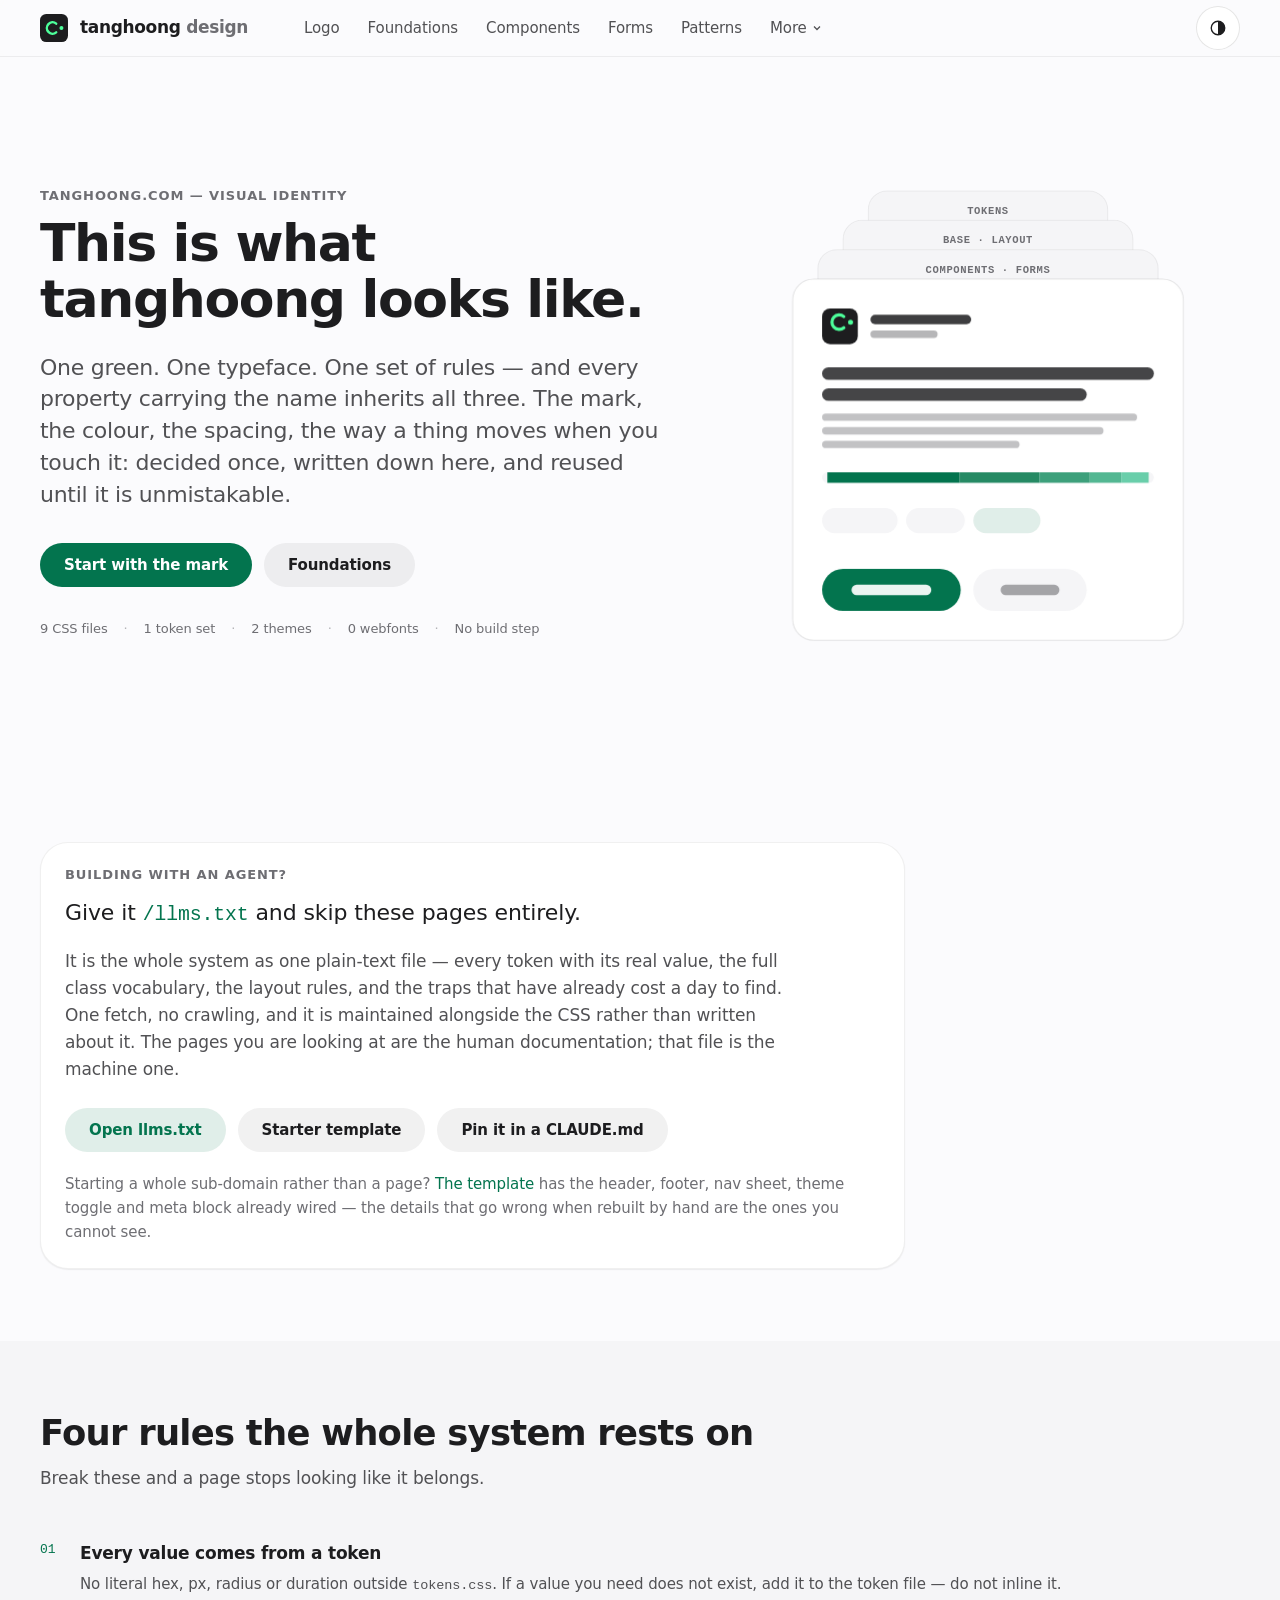
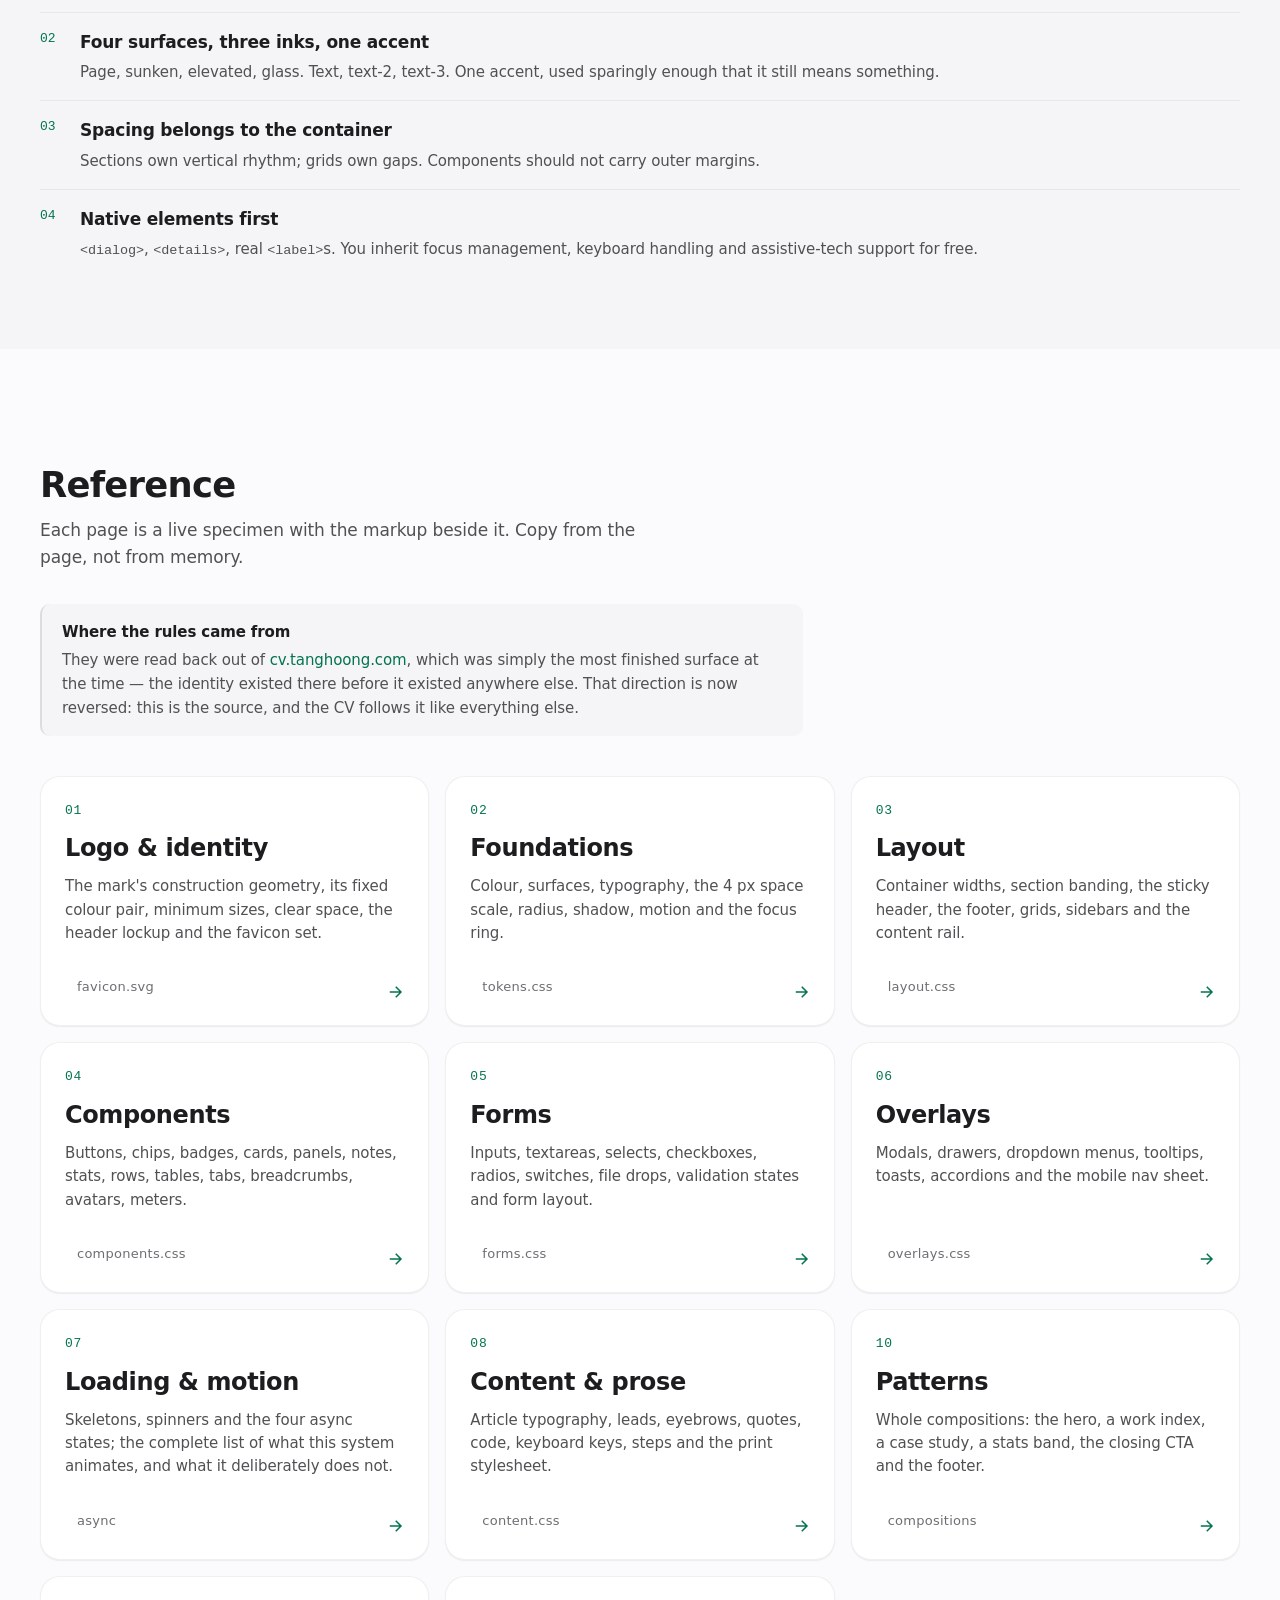
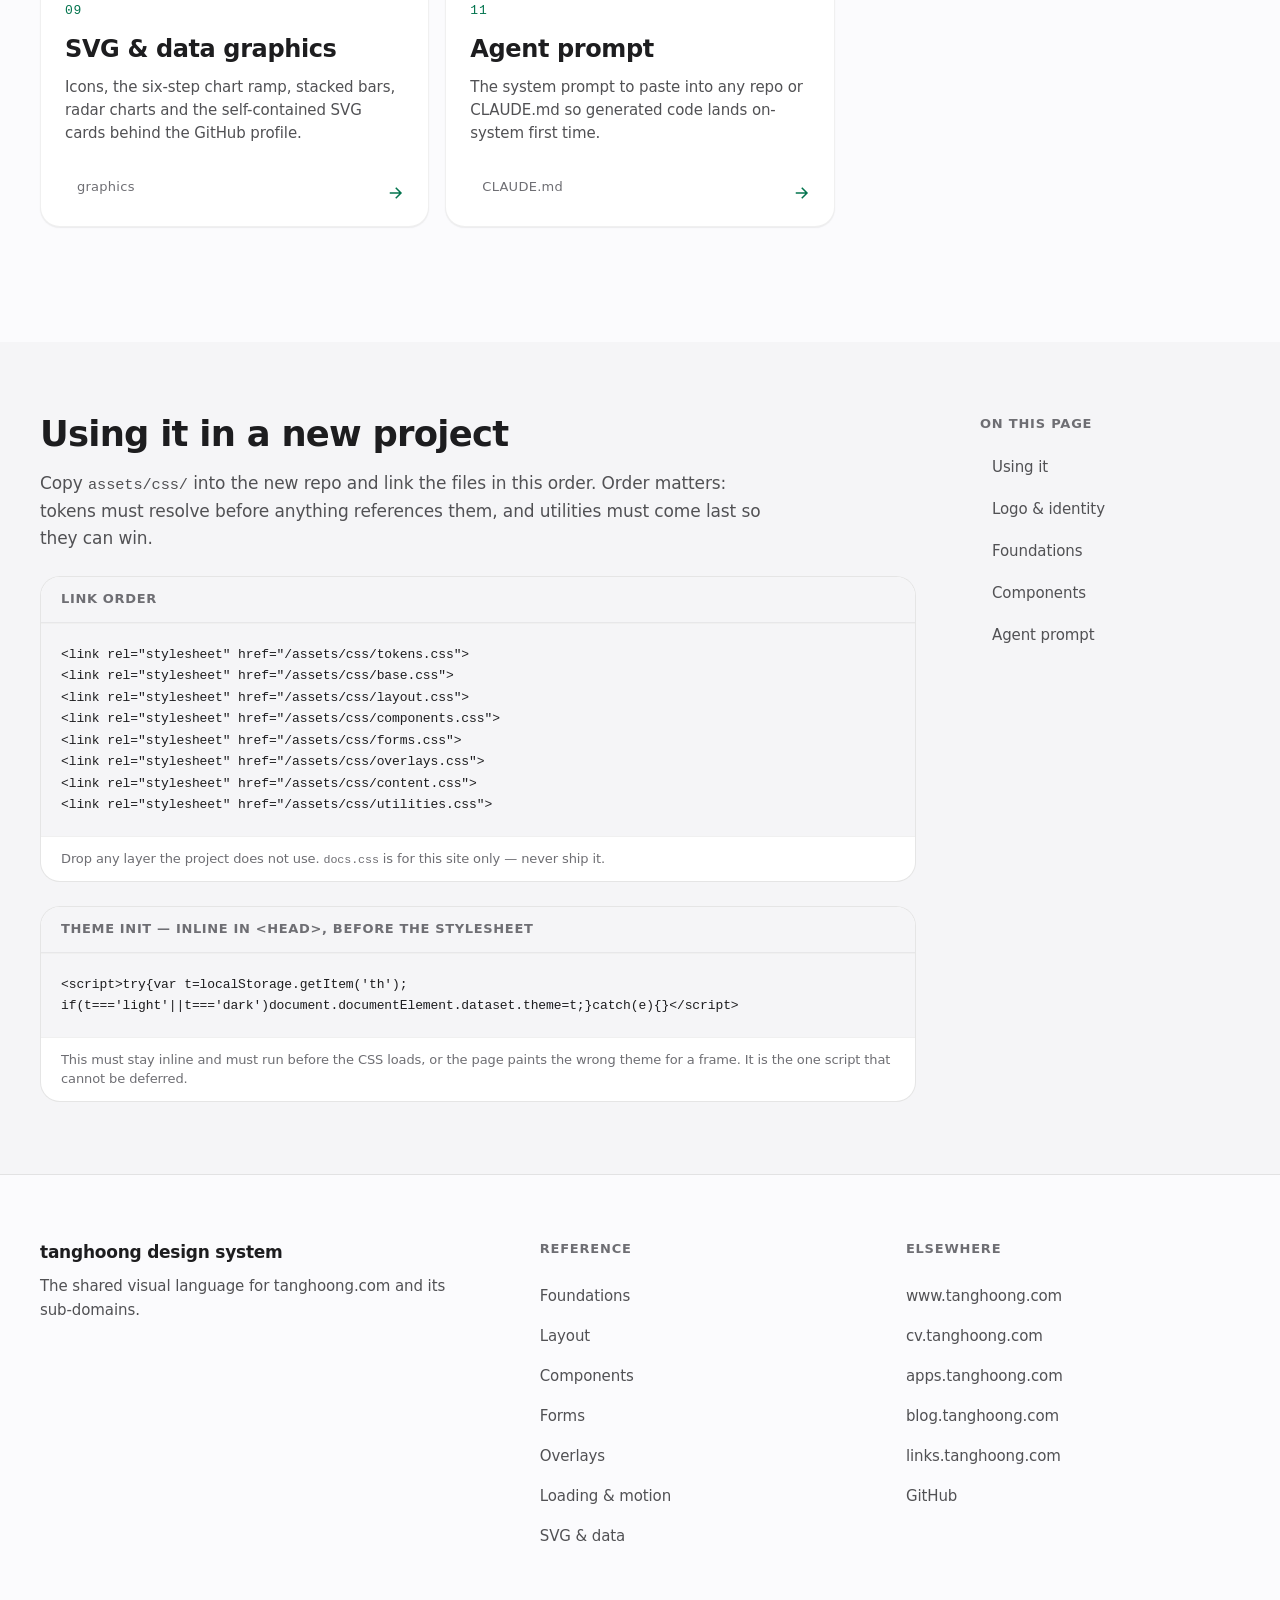
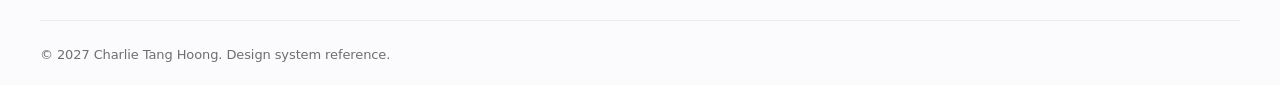
<file: index.html>
<!doctype html>
<html lang="en">
<head>
<meta charset="utf-8">
<meta name="viewport" content="width=device-width, initial-scale=1, viewport-fit=cover">
<title>tanghoong design system</title>
<meta name="description" content="The visual identity behind every tanghoong.com property: the mark, colour, type, components and rules, documented so a new sub-domain belongs on day one.">
<link rel="canonical" href="https://design.tanghoong.com/">
<meta property="og:type" content="website">
<meta property="og:site_name" content="tanghoong design system">
<meta property="og:title" content="tanghoong design system">
<meta property="og:description" content="The visual identity behind every tanghoong.com property: the mark, colour, type, components and rules, documented so a new sub-domain belongs on day one.">
<meta property="og:url" content="https://design.tanghoong.com/">
<meta property="og:image" content="https://design.tanghoong.com/og.png">
<meta property="og:image:width" content="1200">
<meta property="og:image:height" content="630">
<meta property="og:image:alt" content="The tanghoong mark on a dark tile, above the words tanghoong design system.">
<meta name="twitter:card" content="summary_large_image">
<meta name="theme-color" content="#fbfbfd" media="(prefers-color-scheme: light)">
<meta name="theme-color" content="#000000" media="(prefers-color-scheme: dark)">
<link rel="icon" href="/favicon.ico" sizes="any">
<link rel="icon" href="/favicon.svg" type="image/svg+xml">
<link rel="apple-touch-icon" href="/apple-touch-icon.png">
<link rel="manifest" href="/site.webmanifest">
<!-- The whole system as one plain-text spec, for agents. These HTML pages are
     for humans; an agent should read this instead of crawling all nine. -->
<link rel="alternate" type="text/plain" href="/llms.txt" title="llms.txt — full spec for agents">
<!-- Runs before the stylesheet so the page never paints the wrong theme.
     try/catch because a browser with storage blocked must still render Auto. -->
<script>try{var t=localStorage.getItem('th');if(t==='light'||t==='dark')document.documentElement.dataset.theme=t;}catch(e){}</script>
<link rel="stylesheet" href="/assets/css/tokens.css">
<link rel="stylesheet" href="/assets/css/base.css">
<link rel="stylesheet" href="/assets/css/layout.css">
<link rel="stylesheet" href="/assets/css/components.css">
<link rel="stylesheet" href="/assets/css/forms.css">
<link rel="stylesheet" href="/assets/css/overlays.css">
<link rel="stylesheet" href="/assets/css/content.css">
<link rel="stylesheet" href="/assets/css/utilities.css">
<!-- conform:allow one-primary — the hero and the agent panel are separate decisions -->
<!-- conform:allow docs-css-shipped — this IS the reference site; docs.css
     styles the specimen frames. No product page should ever link it. -->
<link rel="stylesheet" href="/assets/css/docs.css">
</head>
<body>
<a class="skip" href="#main">Skip to content</a>

<header class="site-head">
  <div class="container container--wide head-in">
    <a class="brand" href="/">
      <svg class="brand__mark" viewBox="0 0 64 64" aria-hidden="true" focusable="false"><rect width="64" height="64" rx="14.3" fill="#1d1d1f"/><path d="M37 22a13 13 0 1 0 0 20" fill="none" stroke="#4dff9b" stroke-width="5.6" stroke-linecap="round"/><circle cx="49" cy="32" r="4.6" fill="#4dff9b"/></svg>
      <span>tanghoong <span class="t3">design</span></span>
    </a>

    <nav class="head-nav" aria-label="Primary">
      <a href="/pages/brand.html">Logo</a>
      <a href="/pages/foundations.html">Foundations</a>
      <a href="/pages/components.html">Components</a>
      <a href="/pages/forms.html">Forms</a>
      <a href="/pages/patterns.html">Patterns</a>
      <details class="menu">
        <summary>
          More <svg width="12" height="12" viewBox="0 0 24 24" fill="none" stroke="currentColor" stroke-width="2.5" aria-hidden="true"><path d="m6 9 6 6 6-6"/></svg>
        </summary>
        <div class="menu__list">
          <a href="/pages/layout.html">Layout</a>
          <a href="/pages/overlays.html">Overlays</a>
          <a href="/pages/loading.html">Loading &amp; motion</a>
          <a href="/pages/content.html">Content &amp; prose</a>
          <a href="/pages/svg.html">SVG &amp; data</a>
          <div class="menu__sep"></div>
          <a href="/pages/prompt.html">Agent prompt</a>
        </div>
      </details>
    </nav>

    <div class="head-end">
      <button class="iconbtn" type="button" data-theme-toggle aria-label="Theme">
        <svg class="ic ic--auto" width="18" height="18" viewBox="0 0 24 24" fill="none" stroke="currentColor" stroke-width="1.8" aria-hidden="true"><circle cx="12" cy="12" r="9"/><path d="M12 3v18a9 9 0 0 0 0-18Z" fill="currentColor" stroke="none"/></svg><svg class="ic ic--light" width="18" height="18" viewBox="0 0 24 24" fill="none" stroke="currentColor" stroke-width="1.8" aria-hidden="true"><circle cx="12" cy="12" r="4"/><path d="M12 2v2m0 16v2M4.9 4.9l1.4 1.4m11.4 11.4 1.4 1.4M2 12h2m16 0h2M4.9 19.1l1.4-1.4M17.7 6.3l1.4-1.4"/></svg><svg class="ic ic--dark" width="18" height="18" viewBox="0 0 24 24" fill="none" stroke="currentColor" stroke-width="1.8" aria-hidden="true"><path d="M20 14.5A8.5 8.5 0 0 1 9.5 4a8.5 8.5 0 1 0 10.5 10.5Z"/></svg>
      </button>
      <button class="iconbtn navsheet__trigger" type="button" data-navsheet-open aria-label="Menu" aria-haspopup="dialog">
        <svg width="20" height="20" viewBox="0 0 24 24" fill="none" stroke="currentColor" stroke-width="2" aria-hidden="true"><path d="M4 7h16M4 12h16M4 17h16"/></svg>
      </button>
    </div>
  </div>

</header>

<dialog class="drawer navsheet" data-navsheet aria-label="Site menu">
  <div class="navsheet__panel">
    <div class="navsheet__head">
      <span class="navsheet__title">Design system</span>
      <button class="iconbtn" type="button" data-close aria-label="Close menu">
        <svg width="18" height="18" viewBox="0 0 24 24" fill="none" stroke="currentColor" stroke-width="2" aria-hidden="true"><path d="M6 6l12 12M18 6 6 18"/></svg>
      </button>
    </div>
    <a class="sheet-row" href="/pages/brand.html">Logo &amp; identity</a>
    <a class="sheet-row" href="/pages/foundations.html">Foundations</a>
    <a class="sheet-row" href="/pages/layout.html">Layout</a>
    <a class="sheet-row" href="/pages/components.html">Components</a>
    <a class="sheet-row" href="/pages/forms.html">Forms</a>
    <a class="sheet-row" href="/pages/overlays.html">Overlays</a>
    <a class="sheet-row" href="/pages/loading.html">Loading &amp; motion</a>
    <a class="sheet-row" href="/pages/content.html">Content &amp; prose</a>
    <a class="sheet-row" href="/pages/svg.html">SVG &amp; data</a>
    <a class="sheet-row" href="/pages/patterns.html">Patterns</a>
    <a class="sheet-row" href="/pages/prompt.html">Agent prompt</a>
    <div class="sheet-tools">
      <button class="iconbtn" type="button" data-theme-toggle aria-label="Theme">
        <svg class="ic ic--auto" width="18" height="18" viewBox="0 0 24 24" fill="none" stroke="currentColor" stroke-width="1.8" aria-hidden="true"><circle cx="12" cy="12" r="9"/><path d="M12 3v18a9 9 0 0 0 0-18Z" fill="currentColor" stroke="none"/></svg><svg class="ic ic--light" width="18" height="18" viewBox="0 0 24 24" fill="none" stroke="currentColor" stroke-width="1.8" aria-hidden="true"><circle cx="12" cy="12" r="4"/><path d="M12 2v2m0 16v2M4.9 4.9l1.4 1.4m11.4 11.4 1.4 1.4M2 12h2m16 0h2M4.9 19.1l1.4-1.4M17.7 6.3l1.4-1.4"/></svg><svg class="ic ic--dark" width="18" height="18" viewBox="0 0 24 24" fill="none" stroke="currentColor" stroke-width="1.8" aria-hidden="true"><path d="M20 14.5A8.5 8.5 0 0 1 9.5 4a8.5 8.5 0 1 0 10.5 10.5Z"/></svg>
      </button>
    </div>
  </div>
</dialog>

<main id="main">

  <!-- Hero -->
  <section class="section s-page">
    <div class="container container--wide">
      <div class="hero">
        <div>
          <p class="eyebrow">tanghoong.com — visual identity</p>
          <h1 class="mt-3 measure-headline">This is what tanghoong looks like.</h1>
          <p class="lede mt-6">
            One green. One typeface. One set of rules — and every property carrying the name
            inherits all three. The mark, the colour, the spacing, the way a thing moves when
            you touch it: decided once, written down here, and reused until it is unmistakable.
          </p>
          <div class="cluster mt-8">
            <a class="btn btn--filled" href="/pages/brand.html">Start with the mark</a>
            <a class="btn btn--quiet" href="/pages/foundations.html">Foundations</a>
          </div>
          <ul class="hero__proof">
            <li>9 CSS files</li>
            <li>1 token set</li>
            <li>2 themes</li>
            <li>0 webfonts</li>
            <li>No build step</li>
          </ul>
        </div>

        <!-- Decorative, and last in the DOM on purpose: the headline and the
             actions come first for a screen reader and on a narrow viewport. -->
        <div class="hero__media" aria-hidden="true">
          <svg class="sysfig" viewBox="0 0 400 460" width="100%" role="presentation" focusable="false">
            <!-- The layers of the system, stacked. Each band is one CSS file;
                 they resolve into the interface on the front panel. -->
            <g class="sysfig__layer" style="animation-delay:.02s">
              <rect x="86" y="18" width="228" height="56" rx="18" fill="var(--bg-sunken)" stroke="var(--hairline-soft)"/>
              <text x="200" y="40" text-anchor="middle" font-size="10" font-weight="600" fill="var(--text-3)" letter-spacing="0.06em">TOKENS</text>
            </g>
            <g class="sysfig__layer" style="animation-delay:.08s">
              <rect x="62" y="46" width="276" height="56" rx="18" fill="var(--bg-sunken)" stroke="var(--hairline-soft)"/>
              <text x="200" y="68" text-anchor="middle" font-size="10" font-weight="600" fill="var(--text-3)" letter-spacing="0.06em">BASE · LAYOUT</text>
            </g>
            <g class="sysfig__layer" style="animation-delay:.14s">
              <rect x="38" y="74" width="324" height="56" rx="18" fill="var(--bg-sunken)" stroke="var(--hairline-soft)"/>
              <text x="200" y="96" text-anchor="middle" font-size="10" font-weight="600" fill="var(--text-3)" letter-spacing="0.06em">COMPONENTS · FORMS</text>
            </g>

            <!-- The front panel: the system resolved into an actual interface. -->
            <g class="sysfig__layer" style="animation-delay:.2s">
              <rect x="14" y="102" width="372" height="344" rx="20" fill="var(--bg-elevated)" stroke="var(--hairline)"/>
            </g>

            <g class="sysfig__bit" style="animation-delay:.3s">
              <rect x="42" y="130" width="34" height="34" rx="7.6" fill="#1d1d1f"/>
              <path d="M62.7 137.7a6.9 6.9 0 1 0 0 10.6" fill="none" stroke="#4dff9b" stroke-width="3" stroke-linecap="round"/>
              <circle cx="69.1" cy="143" r="2.4" fill="#4dff9b"/>
              <rect x="88" y="136" width="96" height="9" rx="4.5" fill="var(--text)" opacity="0.85"/>
              <rect x="88" y="151" width="64" height="7" rx="3.5" fill="var(--text-3)" opacity="0.5"/>
            </g>

            <g class="sysfig__bit" style="animation-delay:.36s">
              <rect x="42" y="186" width="316" height="12" rx="6" fill="var(--text)" opacity="0.82"/>
              <rect x="42" y="206" width="252" height="12" rx="6" fill="var(--text)" opacity="0.82"/>
              <rect x="42" y="230" width="300" height="7" rx="3.5" fill="var(--text-3)" opacity="0.42"/>
              <rect x="42" y="243" width="268" height="7" rx="3.5" fill="var(--text-3)" opacity="0.42"/>
              <rect x="42" y="256" width="188" height="7" rx="3.5" fill="var(--text-3)" opacity="0.42"/>
            </g>

            <!-- The chart ramp, as a stacked bar. -->
            <g class="sysfig__bit" style="animation-delay:.42s">
              <rect x="42" y="286" width="316" height="10" rx="5" fill="var(--bg-sunken)"/>
              <path d="M47 286h126v10H47z" fill="var(--c-1)"/>
              <path d="M173 286h76v10h-76z" fill="var(--c-2)"/>
              <path d="M249 286h48v10h-48z" fill="var(--c-3)"/>
              <path d="M297 286h30v10h-30z" fill="var(--c-4)"/>
              <path d="M327 286h26v10h-26z" fill="var(--c-5)"/>
            </g>

            <!-- Chips and the primary action. -->
            <g class="sysfig__bit" style="animation-delay:.48s">
              <rect x="42" y="320" width="72" height="24" rx="12" fill="var(--bg-sunken)"/>
              <rect x="122" y="320" width="56" height="24" rx="12" fill="var(--bg-sunken)"/>
              <rect x="186" y="320" width="64" height="24" rx="12" fill="var(--accent-wash)"/>
            </g>
            <g class="sysfig__bit" style="animation-delay:.54s">
              <rect x="42" y="378" width="132" height="40" rx="20" fill="var(--accent)"/>
              <rect x="70" y="393" width="76" height="10" rx="5" fill="var(--accent-ink)" opacity="0.92"/>
              <rect x="186" y="378" width="108" height="40" rx="20" fill="var(--bg-sunken)"/>
              <rect x="212" y="393" width="56" height="10" rx="5" fill="var(--text-3)" opacity="0.6"/>
            </g>
          </svg>
        </div>
      </div>
    </div>
  </section>

  <!-- Agent path. Its own block because it is a different job from reading the
       pages, and it is the reason most visits to this site happen at all. -->
  <section class="section section--tight s-page">
    <div class="container container--wide">
      <div class="panel panel--elevated measure-wide">
        <p class="eyebrow">Building with an agent?</p>
        <p class="lead mt-3">Give it <a href="/llms.txt"><code>/llms.txt</code></a> and skip these pages entirely.</p>
        <p class="t2 mt-4 measure">
          It is the whole system as one plain-text file — every token with its real value, the
          full class vocabulary, the layout rules, and the traps that have already cost a day
          to find. One fetch, no crawling, and it is maintained alongside the CSS rather than
          written about it. The pages you are looking at are the human documentation; that
          file is the machine one.
        </p>
        <div class="cluster mt-6">
          <a class="btn btn--tinted" href="/llms.txt">Open llms.txt</a>
          <a class="btn btn--quiet" href="/template/">Starter template</a>
          <a class="btn btn--quiet" href="/pages/prompt.html">Pin it in a CLAUDE.md</a>
        </div>
        <p class="sm t3 mt-5">
          Starting a whole sub-domain rather than a page? <a href="/template/">The template</a>
          has the header, footer, nav sheet, theme toggle and meta block already wired —
          the details that go wrong when rebuilt by hand are the ones you cannot see.
        </p>
      </div>
    </div>
  </section>

  <!-- The four rules -->
  <section class="section section--tight s-sunken">
    <div class="container container--wide">
      <div class="sec-head">
        <div>
          <h2>Four rules the whole system rests on</h2>
          <p class="sec-head__intro">Break these and a page stops looking like it belongs.</p>
        </div>
      </div>
      <ol class="steps">
        <li>
          <div class="steps__title">Every value comes from a token</div>
          <p class="steps__desc">No literal hex, px, radius or duration outside <code>tokens.css</code>. If a value you need does not exist, add it to the token file — do not inline it.</p>
        </li>
        <li>
          <div class="steps__title">Four surfaces, three inks, one accent</div>
          <p class="steps__desc">Page, sunken, elevated, glass. Text, text-2, text-3. One accent, used sparingly enough that it still means something.</p>
        </li>
        <li>
          <div class="steps__title">Spacing belongs to the container</div>
          <p class="steps__desc">Sections own vertical rhythm; grids own gaps. Components should not carry outer margins.</p>
        </li>
        <li>
          <div class="steps__title">Native elements first</div>
          <p class="steps__desc"><code>&lt;dialog&gt;</code>, <code>&lt;details&gt;</code>, real <code>&lt;label&gt;</code>s. You inherit focus management, keyboard handling and assistive-tech support for free.</p>
        </li>
      </ol>
    </div>
  </section>

  <!-- Index -->
  <section class="section s-page">
    <div class="container container--wide">
      <div class="sec-head">
        <div>
          <h2>Reference</h2>
          <p class="sec-head__intro">Each page is a live specimen with the markup beside it. Copy from the page, not from memory.</p>
        </div>
      </div>

      <div class="note measure-wide">
        <strong class="note__title">Where the rules came from</strong>
        They were read back out of <a href="https://cv.tanghoong.com/">cv.tanghoong.com</a>, which
        was simply the most finished surface at the time — the identity existed there before it
        existed anywhere else. That direction is now reversed: this is the source, and the CV
        follows it like everything else.
      </div>

      <div class="cards cards--3 mt-10">
        <a class="card" href="/pages/brand.html">
          <span class="idx__n">01</span>
          <span class="card__title">Logo &amp; identity</span>
          <span class="card__desc">The mark's construction geometry, its fixed colour pair, minimum sizes, clear space, the header lockup and the favicon set.</span>
          <span class="card__foot"><span class="chips"><span class="chip">favicon.svg</span></span><svg class="card__arrow" width="18" height="18" viewBox="0 0 24 24" fill="none" stroke="currentColor" stroke-width="2" aria-hidden="true"><path d="M5 12h14m-6-7 7 7-7 7"/></svg></span>
        </a>

        <a class="card" href="/pages/foundations.html">
          <span class="idx__n">02</span>
          <span class="card__title">Foundations</span>
          <span class="card__desc">Colour, surfaces, typography, the 4&nbsp;px space scale, radius, shadow, motion and the focus ring.</span>
          <span class="card__foot"><span class="chips"><span class="chip">tokens.css</span></span><svg class="card__arrow" width="18" height="18" viewBox="0 0 24 24" fill="none" stroke="currentColor" stroke-width="2" aria-hidden="true"><path d="M5 12h14m-6-7 7 7-7 7"/></svg></span>
        </a>

        <a class="card" href="/pages/layout.html">
          <span class="idx__n">03</span>
          <span class="card__title">Layout</span>
          <span class="card__desc">Container widths, section banding, the sticky header, the footer, grids, sidebars and the content rail.</span>
          <span class="card__foot"><span class="chips"><span class="chip">layout.css</span></span><svg class="card__arrow" width="18" height="18" viewBox="0 0 24 24" fill="none" stroke="currentColor" stroke-width="2" aria-hidden="true"><path d="M5 12h14m-6-7 7 7-7 7"/></svg></span>
        </a>

        <a class="card" href="/pages/components.html">
          <span class="idx__n">04</span>
          <span class="card__title">Components</span>
          <span class="card__desc">Buttons, chips, badges, cards, panels, notes, stats, rows, tables, tabs, breadcrumbs, avatars, meters.</span>
          <span class="card__foot"><span class="chips"><span class="chip">components.css</span></span><svg class="card__arrow" width="18" height="18" viewBox="0 0 24 24" fill="none" stroke="currentColor" stroke-width="2" aria-hidden="true"><path d="M5 12h14m-6-7 7 7-7 7"/></svg></span>
        </a>

        <a class="card" href="/pages/forms.html">
          <span class="idx__n">05</span>
          <span class="card__title">Forms</span>
          <span class="card__desc">Inputs, textareas, selects, checkboxes, radios, switches, file drops, validation states and form layout.</span>
          <span class="card__foot"><span class="chips"><span class="chip">forms.css</span></span><svg class="card__arrow" width="18" height="18" viewBox="0 0 24 24" fill="none" stroke="currentColor" stroke-width="2" aria-hidden="true"><path d="M5 12h14m-6-7 7 7-7 7"/></svg></span>
        </a>

        <a class="card" href="/pages/overlays.html">
          <span class="idx__n">06</span>
          <span class="card__title">Overlays</span>
          <span class="card__desc">Modals, drawers, dropdown menus, tooltips, toasts, accordions and the mobile nav sheet.</span>
          <span class="card__foot"><span class="chips"><span class="chip">overlays.css</span></span><svg class="card__arrow" width="18" height="18" viewBox="0 0 24 24" fill="none" stroke="currentColor" stroke-width="2" aria-hidden="true"><path d="M5 12h14m-6-7 7 7-7 7"/></svg></span>
        </a>

        <a class="card" href="/pages/loading.html">
          <span class="idx__n">07</span>
          <span class="card__title">Loading &amp; motion</span>
          <span class="card__desc">Skeletons, spinners and the four async states; the complete list of what this system animates, and what it deliberately does not.</span>
          <span class="card__foot"><span class="chips"><span class="chip">async</span></span><svg class="card__arrow" width="18" height="18" viewBox="0 0 24 24" fill="none" stroke="currentColor" stroke-width="2" aria-hidden="true"><path d="M5 12h14m-6-7 7 7-7 7"/></svg></span>
        </a>

        <a class="card" href="/pages/content.html">
          <span class="idx__n">08</span>
          <span class="card__title">Content &amp; prose</span>
          <span class="card__desc">Article typography, leads, eyebrows, quotes, code, keyboard keys, steps and the print stylesheet.</span>
          <span class="card__foot"><span class="chips"><span class="chip">content.css</span></span><svg class="card__arrow" width="18" height="18" viewBox="0 0 24 24" fill="none" stroke="currentColor" stroke-width="2" aria-hidden="true"><path d="M5 12h14m-6-7 7 7-7 7"/></svg></span>
        </a>

        <a class="card" href="/pages/patterns.html">
          <span class="idx__n">10</span>
          <span class="card__title">Patterns</span>
          <span class="card__desc">Whole compositions: the hero, a work index, a case study, a stats band, the closing CTA and the footer.</span>
          <span class="card__foot"><span class="chips"><span class="chip">compositions</span></span><svg class="card__arrow" width="18" height="18" viewBox="0 0 24 24" fill="none" stroke="currentColor" stroke-width="2" aria-hidden="true"><path d="M5 12h14m-6-7 7 7-7 7"/></svg></span>
        </a>

        <a class="card" href="/pages/svg.html">
          <span class="idx__n">09</span>
          <span class="card__title">SVG &amp; data graphics</span>
          <span class="card__desc">Icons, the six-step chart ramp, stacked bars, radar charts and the self-contained SVG cards behind the GitHub profile.</span>
          <span class="card__foot"><span class="chips"><span class="chip">graphics</span></span><svg class="card__arrow" width="18" height="18" viewBox="0 0 24 24" fill="none" stroke="currentColor" stroke-width="2" aria-hidden="true"><path d="M5 12h14m-6-7 7 7-7 7"/></svg></span>
        </a>

        <a class="card" href="/pages/prompt.html">
          <span class="idx__n">11</span>
          <span class="card__title">Agent prompt</span>
          <span class="card__desc">The system prompt to paste into any repo or CLAUDE.md so generated code lands on-system first time.</span>
          <span class="card__foot"><span class="chips"><span class="chip">CLAUDE.md</span></span><svg class="card__arrow" width="18" height="18" viewBox="0 0 24 24" fill="none" stroke="currentColor" stroke-width="2" aria-hidden="true"><path d="M5 12h14m-6-7 7 7-7 7"/></svg></span>
        </a>
      </div>
    </div>
  </section>

  <!-- Install -->
  <section class="section section--tight s-sunken">
    <div class="container container--wide">
      <div class="with-aside">
        <div>
          <h2 id="install">Using it in a new project</h2>
          <p class="t2 mt-4 measure">Copy <code>assets/css/</code> into the new repo and link the files in this order. Order matters: tokens must resolve before anything references them, and utilities must come last so they can win.</p>

          <div class="spec mt-6">
            <div class="spec__label">Link order</div>
            <div class="spec__code">
<pre>&lt;link rel="stylesheet" href="/assets/css/tokens.css"&gt;
&lt;link rel="stylesheet" href="/assets/css/base.css"&gt;
&lt;link rel="stylesheet" href="/assets/css/layout.css"&gt;
&lt;link rel="stylesheet" href="/assets/css/components.css"&gt;
&lt;link rel="stylesheet" href="/assets/css/forms.css"&gt;
&lt;link rel="stylesheet" href="/assets/css/overlays.css"&gt;
&lt;link rel="stylesheet" href="/assets/css/content.css"&gt;
&lt;link rel="stylesheet" href="/assets/css/utilities.css"&gt;</pre>
            </div>
            <p class="spec__note">Drop any layer the project does not use. <code>docs.css</code> is for this site only — never ship it.</p>
          </div>

          <div class="spec">
            <div class="spec__label">Theme init — inline in &lt;head&gt;, before the stylesheet</div>
            <div class="spec__code">
<pre>&lt;script&gt;try{var t=localStorage.getItem('th');
if(t==='light'||t==='dark')document.documentElement.dataset.theme=t;}catch(e){}&lt;/script&gt;</pre>
            </div>
            <p class="spec__note">This must stay inline and must run before the CSS loads, or the page paints the wrong theme for a frame. It is the one script that cannot be deferred.</p>
          </div>
        </div>

        <aside class="rail">
          <p class="rail__h">On this page</p>
          <ul class="rail__list">
            <li><a href="#install">Using it</a></li>
            <li><a href="/pages/brand.html">Logo &amp; identity</a></li>
          <li><a href="/pages/foundations.html">Foundations</a></li>
            <li><a href="/pages/components.html">Components</a></li>
            <li><a href="/pages/prompt.html">Agent prompt</a></li>
          </ul>
        </aside>
      </div>
    </div>
  </section>

</main>

<footer class="site-foot">
  <div class="container container--wide">
    <div class="foot-grid">
      <div>
        <p class="foot-name">tanghoong design system</p>
        <p class="foot-role">The shared visual language for tanghoong.com and its sub-domains.</p>
      </div>
      <div>
        <p class="foot-h">Reference</p>
        <ul class="foot-list">
          <li><a href="/pages/foundations.html">Foundations</a></li>
          <li><a href="/pages/layout.html">Layout</a></li>
          <li><a href="/pages/components.html">Components</a></li>
          <li><a href="/pages/forms.html">Forms</a></li>
          <li><a href="/pages/overlays.html">Overlays</a></li>
          <li><a href="/pages/loading.html">Loading &amp; motion</a></li>
          <li><a href="/pages/svg.html">SVG &amp; data</a></li>
        </ul>
      </div>
      <div>
        <p class="foot-h">Elsewhere</p>
        <ul class="foot-list">
          <li><a href="https://www.tanghoong.com/">www.tanghoong.com</a></li>
          <li><a href="https://cv.tanghoong.com/">cv.tanghoong.com</a></li>
          <li><a href="https://apps.tanghoong.com/">apps.tanghoong.com</a></li>
          <li><a href="https://blog.tanghoong.com/">blog.tanghoong.com</a></li>
          <li><a href="https://links.tanghoong.com/">links.tanghoong.com</a></li>
          <li><a href="https://github.com/tanghoong">GitHub</a></li>
        </ul>
      </div>
    </div>
    <p class="foot-legal">&copy; 2027 Charlie Tang Hoong. Design system reference.</p>
  </div>
</footer>

<script src="/assets/js/theme.js" defer></script>
<script src="/assets/js/nav.js" defer></script>
<script src="/assets/js/docs.js" defer></script>
</body>
</html>
</file>
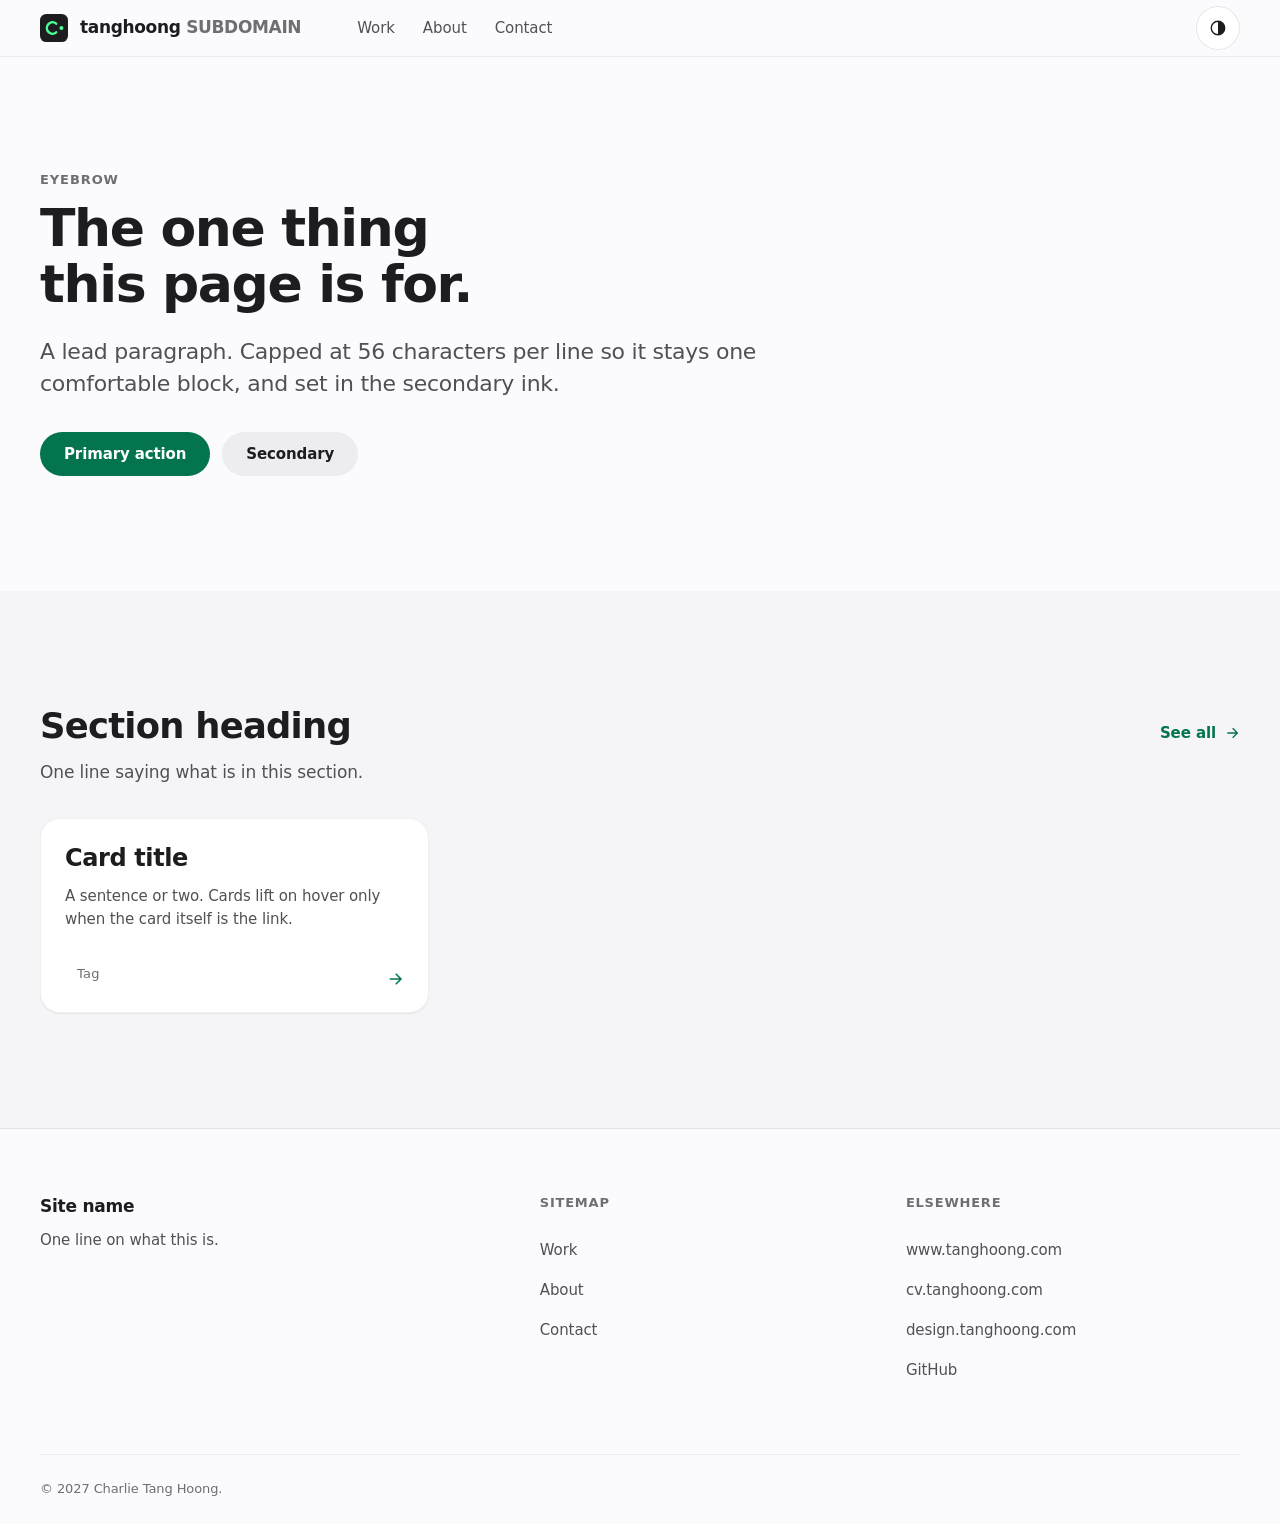
<file: template/index.html>
<!doctype html>
<html lang="en">
<head>
<meta charset="utf-8">
<meta name="viewport" content="width=device-width, initial-scale=1, viewport-fit=cover">

<!-- ▼ CHANGE THESE ─────────────────────────────────────────────────────── -->
<title>Page title — Site name</title>
<meta name="description" content="One sentence. This is what shows under the link in search results, so write it for a person.">
<link rel="canonical" href="https://SUBDOMAIN.tanghoong.com/">
<meta property="og:title" content="Page title — Site name">
<meta property="og:description" content="Same sentence as the description.">
<meta property="og:url" content="https://SUBDOMAIN.tanghoong.com/">
<meta property="og:image" content="https://SUBDOMAIN.tanghoong.com/og.png">
<meta property="og:type" content="website">
<meta name="twitter:card" content="summary_large_image">
<!-- ▲ ──────────────────────────────────────────────────────────────────── -->

<meta name="theme-color" content="#fbfbfd" media="(prefers-color-scheme: light)">
<meta name="theme-color" content="#000000" media="(prefers-color-scheme: dark)">
<link rel="icon" href="/favicon.ico" sizes="any">
<link rel="icon" href="/favicon.svg" type="image/svg+xml">
<link rel="apple-touch-icon" href="/apple-touch-icon.png">
<link rel="manifest" href="/site.webmanifest">
<!-- Runs before the stylesheet so the page never paints the wrong theme.
     try/catch because a browser with storage blocked must still render Auto. -->
<script>try{var t=localStorage.getItem('th');if(t==='light'||t==='dark')document.documentElement.dataset.theme=t;}catch(e){}</script>
<!-- Order matters: tokens must resolve before anything references them, and
     utilities come last so they can win. Drop any layer you do not use.
     NEVER ship docs.css — it styles the reference site only. -->
<link rel="stylesheet" href="/assets/css/tokens.css">
<link rel="stylesheet" href="/assets/css/base.css">
<link rel="stylesheet" href="/assets/css/layout.css">
<link rel="stylesheet" href="/assets/css/components.css">
<link rel="stylesheet" href="/assets/css/forms.css">
<link rel="stylesheet" href="/assets/css/overlays.css">
<link rel="stylesheet" href="/assets/css/content.css">
<link rel="stylesheet" href="/assets/css/utilities.css">
</head>
<body>
<a class="skip" href="#main">Skip to content</a>

<header class="site-head">
  <div class="container container--wide head-in">
    <a class="brand" href="/">
      <svg class="brand__mark" viewBox="0 0 64 64" aria-hidden="true" focusable="false"><rect width="64" height="64" rx="14.3" fill="#1d1d1f"/><path d="M37 22a13 13 0 1 0 0 20" fill="none" stroke="#4dff9b" stroke-width="5.6" stroke-linecap="round"/><circle cx="49" cy="32" r="4.6" fill="#4dff9b"/></svg>
      <span>tanghoong <span class="t3">SUBDOMAIN</span></span>
    </a>

    <nav class="head-nav" aria-label="Primary">
      <a href="/work/">Work</a>
      <a href="/about/">About</a>
      <a href="/contact/">Contact</a>
    </nav>

    <div class="head-end">
      <button class="iconbtn" type="button" data-theme-toggle aria-label="Theme">
        <svg class="ic ic--auto" width="18" height="18" viewBox="0 0 24 24" fill="none" stroke="currentColor" stroke-width="1.8" aria-hidden="true"><circle cx="12" cy="12" r="9"/><path d="M12 3v18a9 9 0 0 0 0-18Z" fill="currentColor" stroke="none"/></svg><svg class="ic ic--light" width="18" height="18" viewBox="0 0 24 24" fill="none" stroke="currentColor" stroke-width="1.8" aria-hidden="true"><circle cx="12" cy="12" r="4"/><path d="M12 2v2m0 16v2M4.9 4.9l1.4 1.4m11.4 11.4 1.4 1.4M2 12h2m16 0h2M4.9 19.1l1.4-1.4M17.7 6.3l1.4-1.4"/></svg><svg class="ic ic--dark" width="18" height="18" viewBox="0 0 24 24" fill="none" stroke="currentColor" stroke-width="1.8" aria-hidden="true"><path d="M20 14.5A8.5 8.5 0 0 1 9.5 4a8.5 8.5 0 1 0 10.5 10.5Z"/></svg>
      </button>
      <button class="iconbtn navsheet__trigger" type="button" data-navsheet-open aria-label="Menu" aria-haspopup="dialog">
        <svg width="20" height="20" viewBox="0 0 24 24" fill="none" stroke="currentColor" stroke-width="2" aria-hidden="true"><path d="M4 7h16M4 12h16M4 17h16"/></svg>
      </button>
    </div>
  </div>

</header>

<dialog class="drawer navsheet" data-navsheet aria-label="Site menu">
  <div class="navsheet__panel">
    <div class="navsheet__head">
      <span class="navsheet__title">Site name</span>
      <button class="iconbtn" type="button" data-close aria-label="Close menu">
        <svg width="18" height="18" viewBox="0 0 24 24" fill="none" stroke="currentColor" stroke-width="2" aria-hidden="true"><path d="M6 6l12 12M18 6 6 18"/></svg>
      </button>
    </div>
    <a class="sheet-row" href="/work/">Work</a>
    <a class="sheet-row" href="/about/">About</a>
    <a class="sheet-row" href="/contact/">Contact</a>
    <div class="sheet-tools">
      <button class="iconbtn" type="button" data-theme-toggle aria-label="Theme">
        <svg class="ic ic--auto" width="18" height="18" viewBox="0 0 24 24" fill="none" stroke="currentColor" stroke-width="1.8" aria-hidden="true"><circle cx="12" cy="12" r="9"/><path d="M12 3v18a9 9 0 0 0 0-18Z" fill="currentColor" stroke="none"/></svg><svg class="ic ic--light" width="18" height="18" viewBox="0 0 24 24" fill="none" stroke="currentColor" stroke-width="1.8" aria-hidden="true"><circle cx="12" cy="12" r="4"/><path d="M12 2v2m0 16v2M4.9 4.9l1.4 1.4m11.4 11.4 1.4 1.4M2 12h2m16 0h2M4.9 19.1l1.4-1.4M17.7 6.3l1.4-1.4"/></svg><svg class="ic ic--dark" width="18" height="18" viewBox="0 0 24 24" fill="none" stroke="currentColor" stroke-width="1.8" aria-hidden="true"><path d="M20 14.5A8.5 8.5 0 0 1 9.5 4a8.5 8.5 0 1 0 10.5 10.5Z"/></svg>
      </button>
    </div>
  </div>
</dialog>

<main id="main">

  <!-- A page is a stack of sections, alternating .s-page and .s-sunken.
       The section owns the vertical rhythm; components carry no outer margin. -->
  <section class="section s-page">
    <div class="container container--wide">
      <p class="eyebrow">Eyebrow</p>
      <h1 class="mt-3 measure-headline">The one thing this page is for.</h1>
      <p class="lede mt-6">
        A lead paragraph. Capped at 56 characters per line so it stays one
        comfortable block, and set in the secondary ink.
      </p>
      <div class="cluster mt-8">
        <!-- Exactly one .btn--filled per view. -->
        <a class="btn btn--filled" href="#main">Primary action</a>
        <a class="btn btn--quiet" href="#main">Secondary</a>
      </div>
    </div>
  </section>

  <section class="section s-sunken">
    <div class="container container--wide">
      <div class="sec-head">
        <div>
          <h2>Section heading</h2>
          <p class="sec-head__intro">One line saying what is in this section.</p>
        </div>
        <a class="link-more" href="#main">See all
          <svg width="16" height="16" viewBox="0 0 24 24" fill="none" stroke="currentColor" stroke-width="2" aria-hidden="true"><path d="M5 12h14m-6-7 7 7-7 7"/></svg>
        </a>
      </div>

      <div class="cards cards--3">
        <a class="card" href="#main">
          <span class="card__title">Card title</span>
          <span class="card__desc">A sentence or two. Cards lift on hover only when the card itself is the link.</span>
          <span class="card__foot">
            <span class="chips"><span class="chip">Tag</span></span>
            <svg class="card__arrow" width="18" height="18" viewBox="0 0 24 24" fill="none" stroke="currentColor" stroke-width="2" aria-hidden="true"><path d="M5 12h14m-6-7 7 7-7 7"/></svg>
          </span>
        </a>
      </div>
    </div>
  </section>

</main>

<footer class="site-foot">
  <div class="container container--wide">
    <div class="foot-grid">
      <div>
        <p class="foot-name">Site name</p>
        <p class="foot-role">One line on what this is.</p>
      </div>
      <div>
        <p class="foot-h">Sitemap</p>
        <ul class="foot-list">
          <li><a href="/work/">Work</a></li>
          <li><a href="/about/">About</a></li>
          <li><a href="/contact/">Contact</a></li>
        </ul>
      </div>
      <div>
        <p class="foot-h">Elsewhere</p>
        <ul class="foot-list">
          <li><a href="https://www.tanghoong.com/">www.tanghoong.com</a></li>
          <li><a href="https://cv.tanghoong.com/">cv.tanghoong.com</a></li>
          <li><a href="https://design.tanghoong.com/">design.tanghoong.com</a></li>
          <li><a href="https://github.com/tanghoong">GitHub</a></li>
        </ul>
      </div>
    </div>
    <p class="foot-legal">&copy; 2027 Charlie Tang Hoong.</p>
  </div>
</footer>

<script src="/assets/js/theme.js" defer></script>
<script src="/assets/js/nav.js" defer></script>
<script src="/assets/js/docs.js" defer></script>
</body>
</html>
</file>
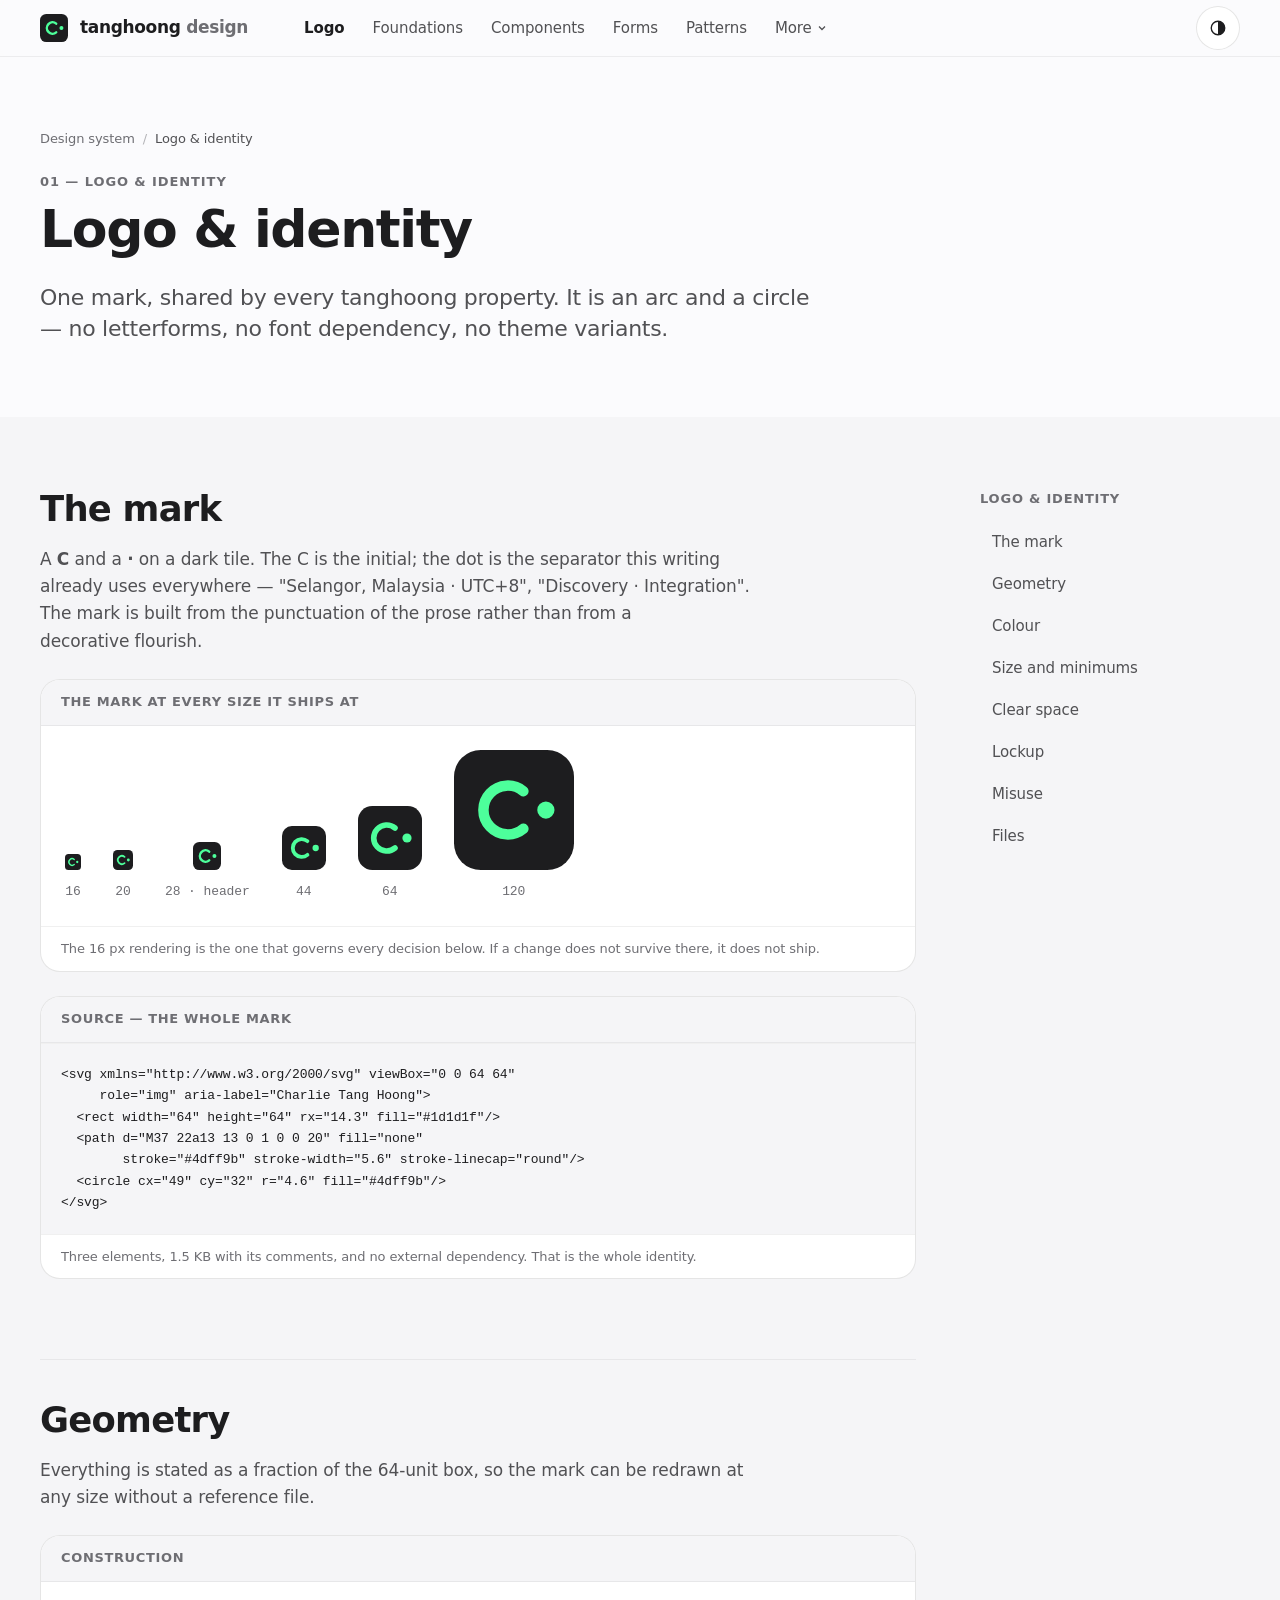
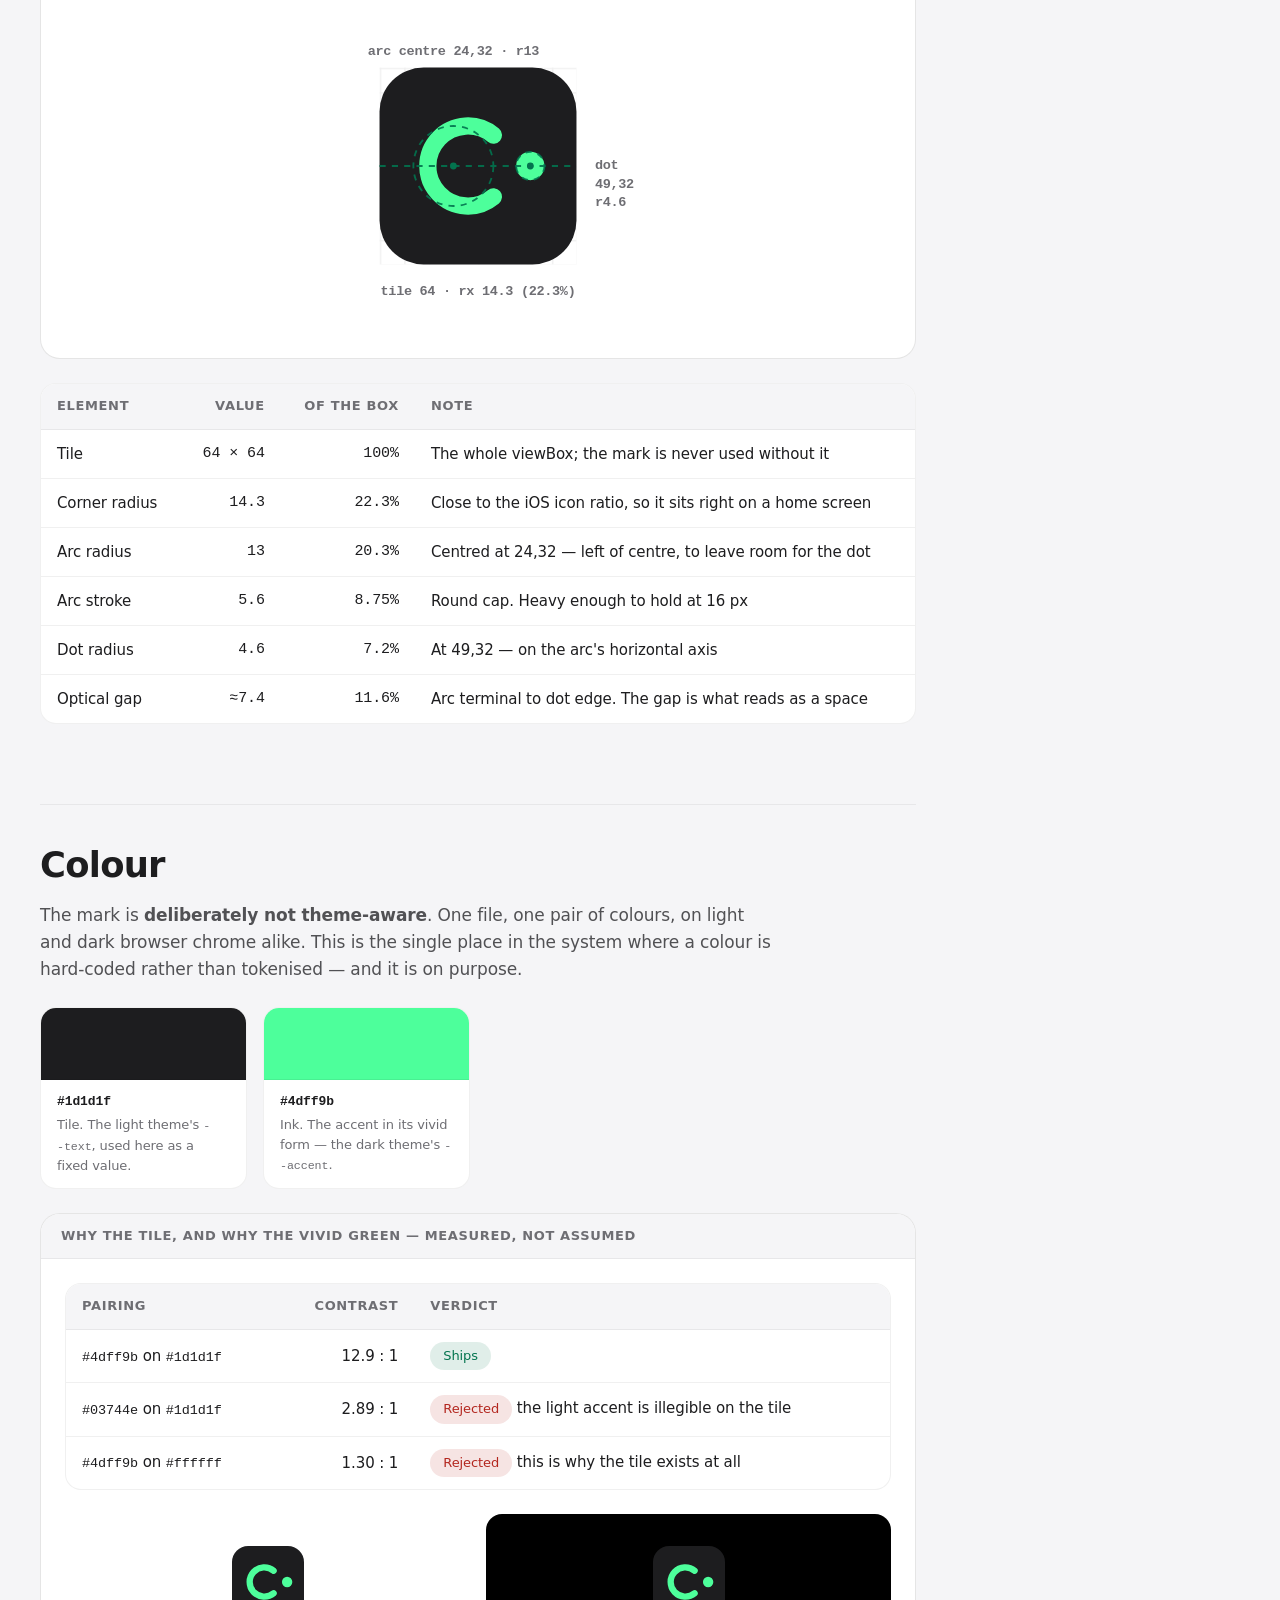
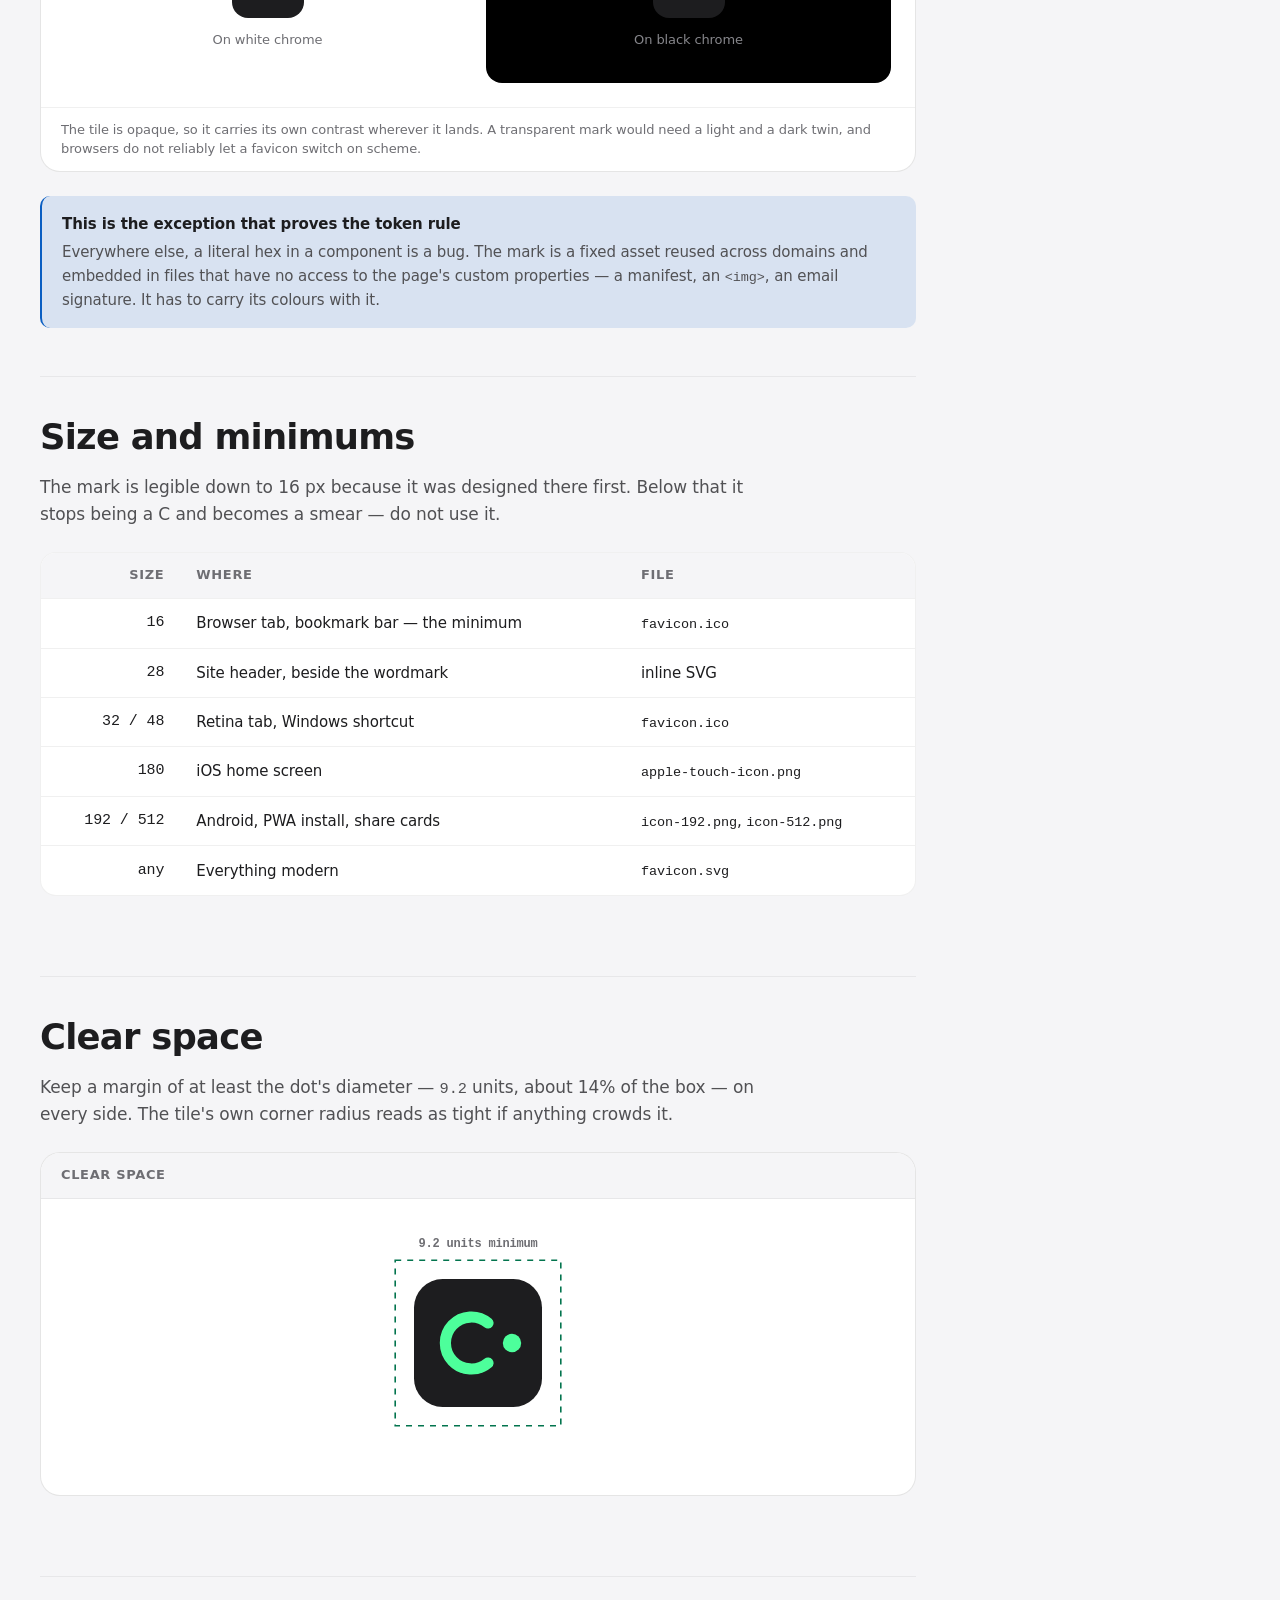
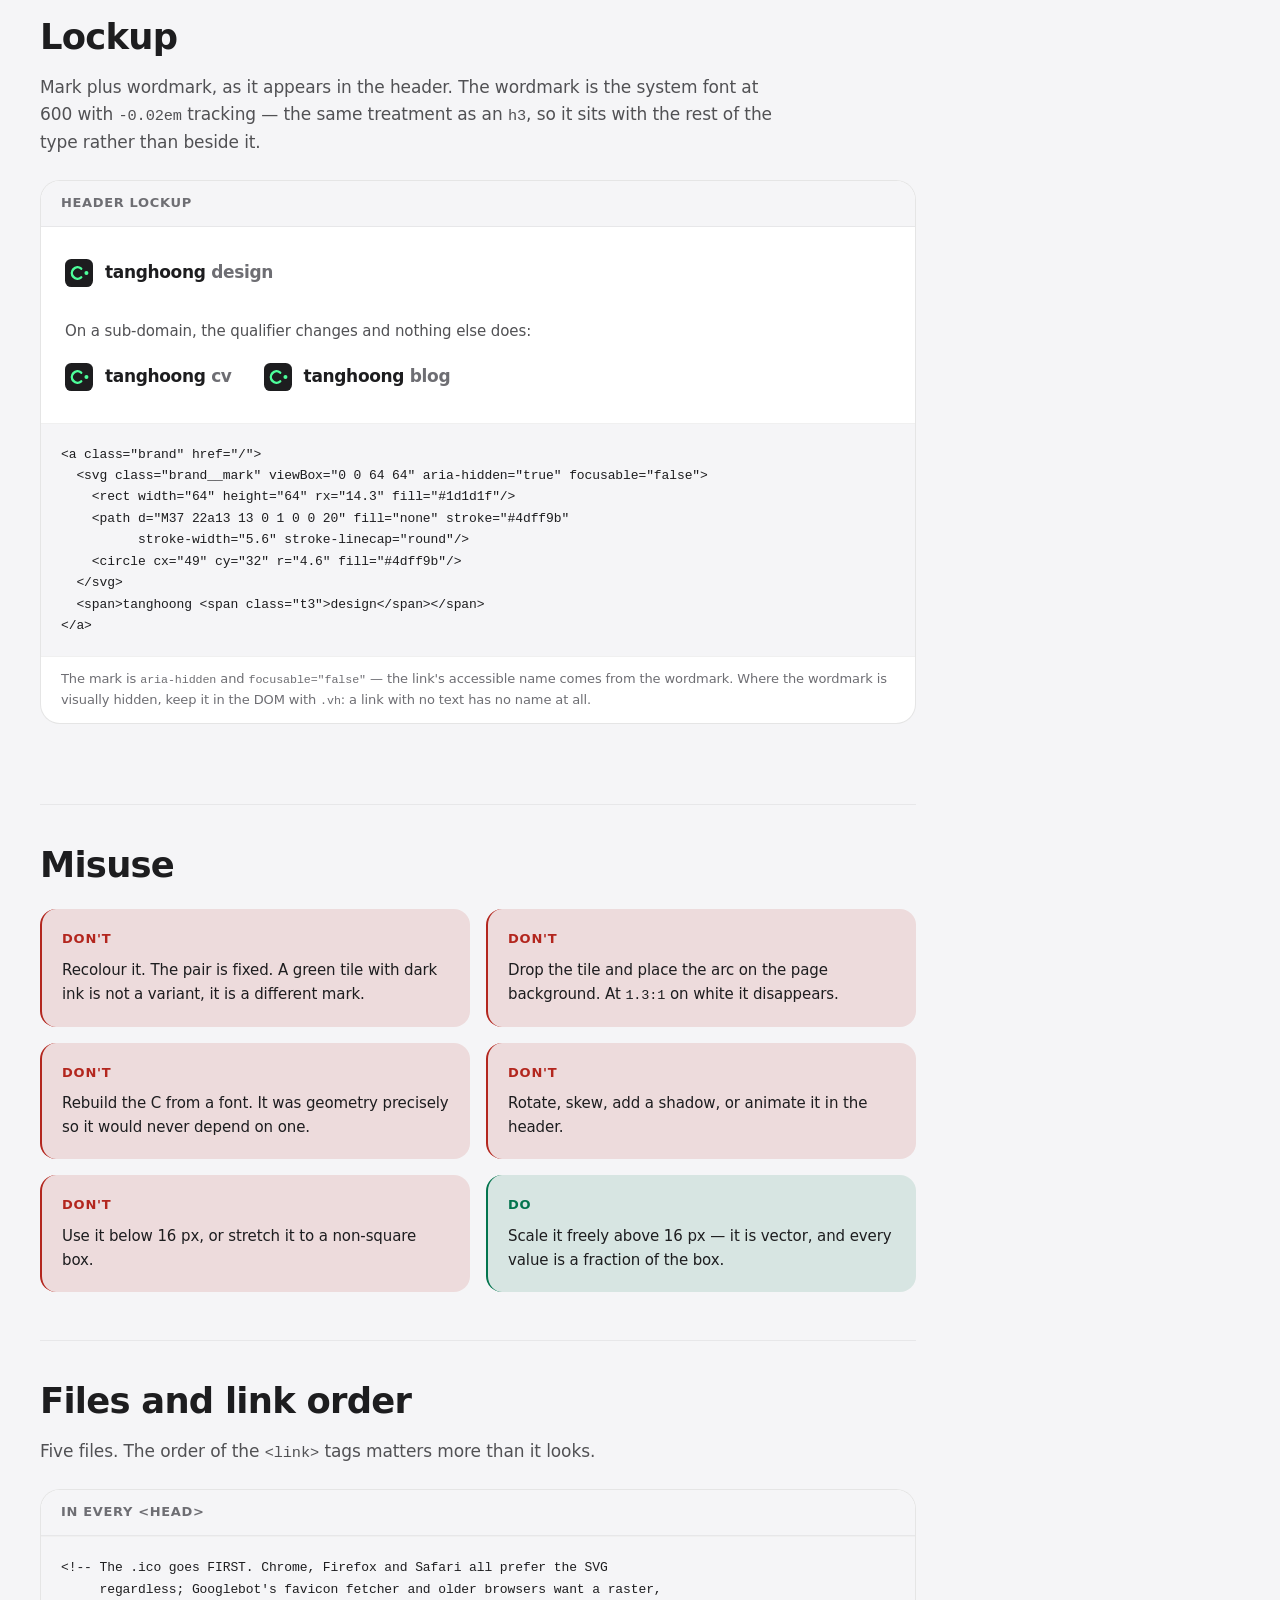
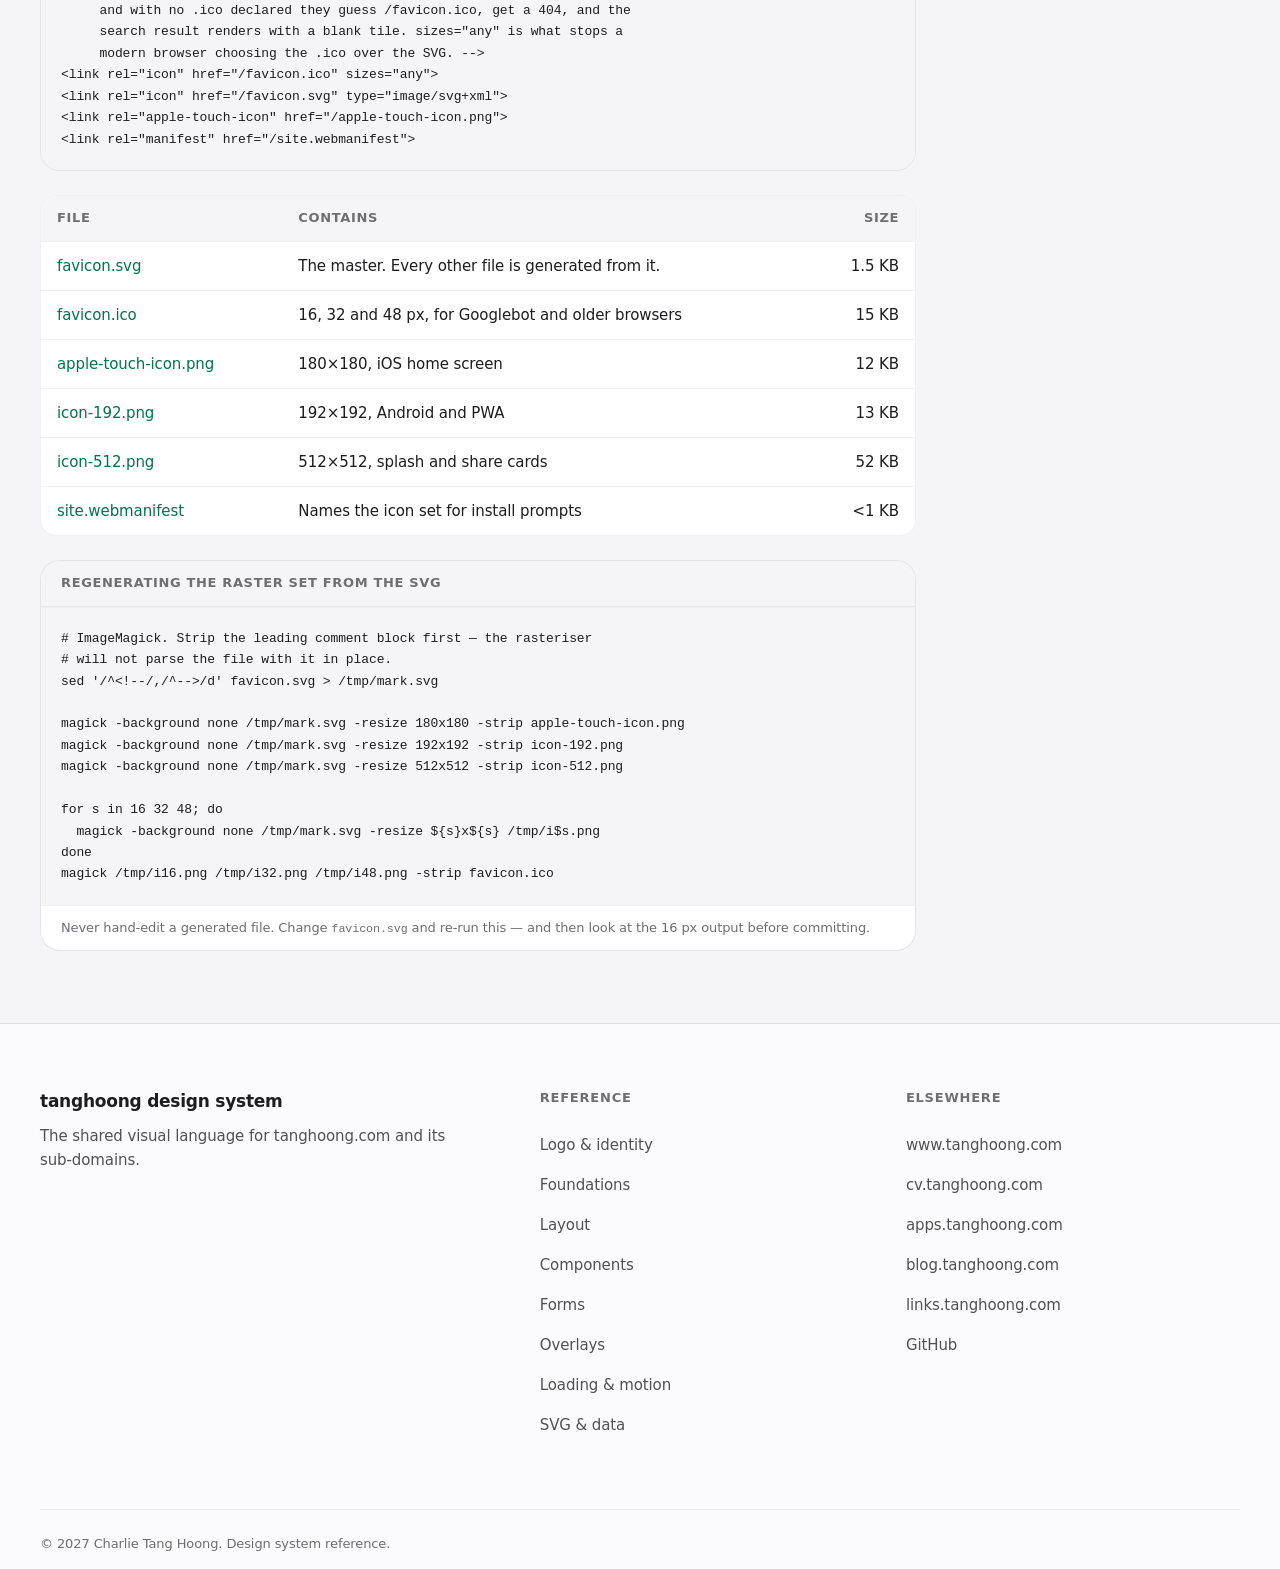
<file: pages/brand.html>
<!doctype html>
<html lang="en">
<head>
<meta charset="utf-8">
<meta name="viewport" content="width=device-width, initial-scale=1, viewport-fit=cover">
<title>Logo and identity — tanghoong design system</title>
<meta name="description" content="The site mark: construction geometry, the fixed colour pair and why it is not theme-aware, minimum sizes, clear space, the lockup and the favicon set.">
<link rel="canonical" href="https://design.tanghoong.com/pages/brand">
<meta property="og:type" content="website">
<meta property="og:site_name" content="tanghoong design system">
<meta property="og:title" content="Logo and identity — tanghoong design system">
<meta property="og:description" content="The site mark: construction geometry, the fixed colour pair and why it is not theme-aware, minimum sizes, clear space, the lockup and the favicon set.">
<meta property="og:url" content="https://design.tanghoong.com/pages/brand">
<meta property="og:image" content="https://design.tanghoong.com/og.png">
<meta property="og:image:width" content="1200">
<meta property="og:image:height" content="630">
<meta property="og:image:alt" content="The tanghoong mark on a dark tile, above the words tanghoong design system.">
<meta name="twitter:card" content="summary_large_image">
<meta name="theme-color" content="#fbfbfd" media="(prefers-color-scheme: light)">
<meta name="theme-color" content="#000000" media="(prefers-color-scheme: dark)">
<link rel="icon" href="/favicon.ico" sizes="any">
<link rel="icon" href="/favicon.svg" type="image/svg+xml">
<link rel="apple-touch-icon" href="/apple-touch-icon.png">
<link rel="manifest" href="/site.webmanifest">
<!-- The whole system as one plain-text spec, for agents. These HTML pages are
     for humans; an agent should read this instead of crawling all nine. -->
<link rel="alternate" type="text/plain" href="/llms.txt" title="llms.txt — full spec for agents">
<!-- Runs before the stylesheet so the page never paints the wrong theme.
     try/catch because a browser with storage blocked must still render Auto. -->
<script>try{var t=localStorage.getItem('th');if(t==='light'||t==='dark')document.documentElement.dataset.theme=t;}catch(e){}</script>
<link rel="stylesheet" href="/assets/css/tokens.css">
<link rel="stylesheet" href="/assets/css/base.css">
<link rel="stylesheet" href="/assets/css/layout.css">
<link rel="stylesheet" href="/assets/css/components.css">
<link rel="stylesheet" href="/assets/css/forms.css">
<link rel="stylesheet" href="/assets/css/overlays.css">
<link rel="stylesheet" href="/assets/css/content.css">
<link rel="stylesheet" href="/assets/css/utilities.css">
<!-- conform:allow literal-colour — this page documents the mark, whose two
     colours are fixed by design and must be shown as literal values. It is
     the one documented exception to the token rule. -->
<!-- conform:allow docs-css-shipped — this IS the reference site; docs.css
     styles the specimen frames. No product page should ever link it. -->
<link rel="stylesheet" href="/assets/css/docs.css">
</head>
<body>
<a class="skip" href="#main">Skip to content</a>

<header class="site-head">
  <div class="container container--wide head-in">
    <a class="brand" href="/">
      <svg class="brand__mark" viewBox="0 0 64 64" aria-hidden="true" focusable="false"><rect width="64" height="64" rx="14.3" fill="#1d1d1f"/><path d="M37 22a13 13 0 1 0 0 20" fill="none" stroke="#4dff9b" stroke-width="5.6" stroke-linecap="round"/><circle cx="49" cy="32" r="4.6" fill="#4dff9b"/></svg>
      <span>tanghoong <span class="t3">design</span></span>
    </a>

    <nav class="head-nav" aria-label="Primary">
      <a href="/pages/brand.html">Logo</a>
      <a href="/pages/foundations.html">Foundations</a>
      <a href="/pages/components.html">Components</a>
      <a href="/pages/forms.html">Forms</a>
      <a href="/pages/patterns.html">Patterns</a>
      <details class="menu">
        <summary>
          More <svg width="12" height="12" viewBox="0 0 24 24" fill="none" stroke="currentColor" stroke-width="2.5" aria-hidden="true"><path d="m6 9 6 6 6-6"/></svg>
        </summary>
        <div class="menu__list">
          <a href="/pages/layout.html">Layout</a>
          <a href="/pages/overlays.html">Overlays</a>
          <a href="/pages/loading.html">Loading &amp; motion</a>
          <a href="/pages/content.html">Content &amp; prose</a>
          <a href="/pages/svg.html">SVG &amp; data</a>
          <div class="menu__sep"></div>
          <a href="/pages/prompt.html">Agent prompt</a>
        </div>
      </details>
    </nav>

    <div class="head-end">
      <button class="iconbtn" type="button" data-theme-toggle aria-label="Theme">
        <svg class="ic ic--auto" width="18" height="18" viewBox="0 0 24 24" fill="none" stroke="currentColor" stroke-width="1.8" aria-hidden="true"><circle cx="12" cy="12" r="9"/><path d="M12 3v18a9 9 0 0 0 0-18Z" fill="currentColor" stroke="none"/></svg><svg class="ic ic--light" width="18" height="18" viewBox="0 0 24 24" fill="none" stroke="currentColor" stroke-width="1.8" aria-hidden="true"><circle cx="12" cy="12" r="4"/><path d="M12 2v2m0 16v2M4.9 4.9l1.4 1.4m11.4 11.4 1.4 1.4M2 12h2m16 0h2M4.9 19.1l1.4-1.4M17.7 6.3l1.4-1.4"/></svg><svg class="ic ic--dark" width="18" height="18" viewBox="0 0 24 24" fill="none" stroke="currentColor" stroke-width="1.8" aria-hidden="true"><path d="M20 14.5A8.5 8.5 0 0 1 9.5 4a8.5 8.5 0 1 0 10.5 10.5Z"/></svg>
      </button>
      <button class="iconbtn navsheet__trigger" type="button" data-navsheet-open aria-label="Menu" aria-haspopup="dialog">
        <svg width="20" height="20" viewBox="0 0 24 24" fill="none" stroke="currentColor" stroke-width="2" aria-hidden="true"><path d="M4 7h16M4 12h16M4 17h16"/></svg>
      </button>
    </div>
  </div>

</header>

<dialog class="drawer navsheet" data-navsheet aria-label="Site menu">
  <div class="navsheet__panel">
    <div class="navsheet__head">
      <span class="navsheet__title">Design system</span>
      <button class="iconbtn" type="button" data-close aria-label="Close menu">
        <svg width="18" height="18" viewBox="0 0 24 24" fill="none" stroke="currentColor" stroke-width="2" aria-hidden="true"><path d="M6 6l12 12M18 6 6 18"/></svg>
      </button>
    </div>
    <a class="sheet-row" href="/pages/brand.html">Logo &amp; identity</a>
    <a class="sheet-row" href="/pages/foundations.html">Foundations</a>
    <a class="sheet-row" href="/pages/layout.html">Layout</a>
    <a class="sheet-row" href="/pages/components.html">Components</a>
    <a class="sheet-row" href="/pages/forms.html">Forms</a>
    <a class="sheet-row" href="/pages/overlays.html">Overlays</a>
    <a class="sheet-row" href="/pages/loading.html">Loading &amp; motion</a>
    <a class="sheet-row" href="/pages/content.html">Content &amp; prose</a>
    <a class="sheet-row" href="/pages/svg.html">SVG &amp; data</a>
    <a class="sheet-row" href="/pages/patterns.html">Patterns</a>
    <a class="sheet-row" href="/pages/prompt.html">Agent prompt</a>
    <div class="sheet-tools">
      <button class="iconbtn" type="button" data-theme-toggle aria-label="Theme">
        <svg class="ic ic--auto" width="18" height="18" viewBox="0 0 24 24" fill="none" stroke="currentColor" stroke-width="1.8" aria-hidden="true"><circle cx="12" cy="12" r="9"/><path d="M12 3v18a9 9 0 0 0 0-18Z" fill="currentColor" stroke="none"/></svg><svg class="ic ic--light" width="18" height="18" viewBox="0 0 24 24" fill="none" stroke="currentColor" stroke-width="1.8" aria-hidden="true"><circle cx="12" cy="12" r="4"/><path d="M12 2v2m0 16v2M4.9 4.9l1.4 1.4m11.4 11.4 1.4 1.4M2 12h2m16 0h2M4.9 19.1l1.4-1.4M17.7 6.3l1.4-1.4"/></svg><svg class="ic ic--dark" width="18" height="18" viewBox="0 0 24 24" fill="none" stroke="currentColor" stroke-width="1.8" aria-hidden="true"><path d="M20 14.5A8.5 8.5 0 0 1 9.5 4a8.5 8.5 0 1 0 10.5 10.5Z"/></svg>
      </button>
    </div>
  </div>
</dialog>

<main id="main">
<section class="section section--tight s-page">
  <div class="container container--wide">
    <ol class="crumb"><li><a href="/">Design system</a></li><li aria-current="page">Logo &amp; identity</li></ol>
    <p class="eyebrow mt-6">01 — Logo &amp; identity</p>
    <h1 class="mt-3">Logo &amp; identity</h1>
    <p class="lede mt-6">One mark, shared by every tanghoong property. It is an arc and a circle — no letterforms, no font dependency, no theme variants.</p>
  </div>
</section>

<section class="section section--tight s-sunken">
<div class="container container--wide">
<div class="with-aside">
<div>

  <h2 id="mark">The mark</h2>
  <p class="t2 mt-4 measure">A <strong>C</strong> and a <strong>·</strong> on a dark tile. The C is the initial; the dot is the separator this writing already uses everywhere — "Selangor, Malaysia&nbsp;·&nbsp;UTC+8", "Discovery&nbsp;·&nbsp;Integration". The mark is built from the punctuation of the prose rather than from a decorative flourish.</p>

  <div class="spec mt-6">
    <div class="spec__label">The mark at every size it ships at</div>
    <div class="spec__demo">
      <div class="mark-row">
        <figure class="mark-item"><img src="/favicon.svg" width="16" height="16" alt="The mark at 16 pixels."><figcaption>16</figcaption></figure>
        <figure class="mark-item"><img src="/favicon.svg" width="20" height="20" alt="The mark at 20 pixels."><figcaption>20</figcaption></figure>
        <figure class="mark-item"><img src="/favicon.svg" width="28" height="28" alt="The mark at 28 pixels, the header size."><figcaption>28 · header</figcaption></figure>
        <figure class="mark-item"><img src="/favicon.svg" width="44" height="44" alt="The mark at 44 pixels."><figcaption>44</figcaption></figure>
        <figure class="mark-item"><img src="/favicon.svg" width="64" height="64" alt="The mark at 64 pixels."><figcaption>64</figcaption></figure>
        <figure class="mark-item"><img src="/favicon.svg" width="120" height="120" alt="The mark at 120 pixels."><figcaption>120</figcaption></figure>
      </div>
    </div>
    <p class="spec__note">The 16&nbsp;px rendering is the one that governs every decision below. If a change does not survive there, it does not ship.</p>
  </div>

  <div class="spec">
    <div class="spec__label">Source — the whole mark</div>
    <div class="spec__code">
<pre>&lt;svg xmlns="http://www.w3.org/2000/svg" viewBox="0 0 64 64"
     role="img" aria-label="Charlie Tang Hoong"&gt;
  &lt;rect width="64" height="64" rx="14.3" fill="#1d1d1f"/&gt;
  &lt;path d="M37 22a13 13 0 1 0 0 20" fill="none"
        stroke="#4dff9b" stroke-width="5.6" stroke-linecap="round"/&gt;
  &lt;circle cx="49" cy="32" r="4.6" fill="#4dff9b"/&gt;
&lt;/svg&gt;</pre>
    </div>
    <p class="spec__note">Three elements, 1.5&nbsp;KB with its comments, and no external dependency. That is the whole identity.</p>
  </div>

  <h2 id="geometry">Geometry</h2>
  <p class="t2 mt-4 measure">Everything is stated as a fraction of the 64-unit box, so the mark can be redrawn at any size without a reference file.</p>

  <div class="spec mt-6">
    <div class="spec__label">Construction</div>
    <div class="spec__demo" style="text-align:center">
      <svg viewBox="-20 -20 104 104" width="320" height="320" role="img" aria-label="Construction diagram of the mark on its 64 unit grid, showing the tile corner radius, the arc radius and centre, and the dot position." style="display:inline-block;max-width:100%">
        <defs><pattern id="g" width="8" height="8" patternUnits="userSpaceOnUse"><path d="M8 0H0V8" fill="none" stroke="var(--hairline-soft)" stroke-width="1"/></pattern></defs>
        <rect x="0" y="0" width="64" height="64" fill="url(#g)"/>
        <rect x="0" y="0" width="64" height="64" rx="14.3" fill="#1d1d1f"/>
        <path d="M37 22a13 13 0 1 0 0 20" fill="none" stroke="#4dff9b" stroke-width="5.6" stroke-linecap="round"/>
        <circle cx="49" cy="32" r="4.6" fill="#4dff9b"/>
        <!-- annotation layer -->
        <g stroke="var(--accent)" stroke-width="0.6" fill="none" stroke-dasharray="2 2" opacity="0.9">
          <circle cx="24" cy="32" r="13"/>
          <circle cx="49" cy="32" r="4.6"/>
          <path d="M0 32h64"/>
        </g>
        <g fill="var(--accent)">
          <circle cx="24" cy="32" r="1.1"/>
          <circle cx="49" cy="32" r="1.1"/>
        </g>
        <g fill="var(--text-3)" font-size="4.4" font-family="var(--font-mono)" font-weight="600">
          <text x="24" y="-4" text-anchor="middle">arc centre 24,32 · r13</text>
          <text x="32" y="74" text-anchor="middle">tile 64 · rx 14.3 (22.3%)</text>
          <text x="70" y="33" text-anchor="start">dot</text>
          <text x="70" y="39" text-anchor="start">49,32</text>
          <text x="70" y="45" text-anchor="start">r4.6</text>
        </g>
      </svg>
    </div>
  </div>

  <div class="table-wrap mt-6">
    <table class="table">
      <thead><tr><th>Element</th><th class="num">Value</th><th class="num">Of the box</th><th>Note</th></tr></thead>
      <tbody>
        <tr><td>Tile</td><td class="num mono">64 × 64</td><td class="num mono">100%</td><td>The whole viewBox; the mark is never used without it</td></tr>
        <tr><td>Corner radius</td><td class="num mono">14.3</td><td class="num mono">22.3%</td><td>Close to the iOS icon ratio, so it sits right on a home screen</td></tr>
        <tr><td>Arc radius</td><td class="num mono">13</td><td class="num mono">20.3%</td><td>Centred at 24,32 — left of centre, to leave room for the dot</td></tr>
        <tr><td>Arc stroke</td><td class="num mono">5.6</td><td class="num mono">8.75%</td><td>Round cap. Heavy enough to hold at 16&nbsp;px</td></tr>
        <tr><td>Dot radius</td><td class="num mono">4.6</td><td class="num mono">7.2%</td><td>At 49,32 — on the arc's horizontal axis</td></tr>
        <tr><td>Optical gap</td><td class="num mono">≈7.4</td><td class="num mono">11.6%</td><td>Arc terminal to dot edge. The gap is what reads as a space</td></tr>
      </tbody>
    </table>
  </div>

  <h2 id="colour">Colour</h2>
  <p class="t2 mt-4 measure">The mark is <strong>deliberately not theme-aware</strong>. One file, one pair of colours, on light and dark browser chrome alike. This is the single place in the system where a colour is hard-coded rather than tokenised — and it is on purpose.</p>

  <div class="swatches mt-6">
    <div class="swatch"><div class="swatch__chip" style="background:#1d1d1f"></div><div class="swatch__meta"><p class="swatch__name">#1d1d1f</p><p class="swatch__val">Tile. The light theme's <code>--text</code>, used here as a fixed value.</p></div></div>
    <div class="swatch"><div class="swatch__chip" style="background:#4dff9b"></div><div class="swatch__meta"><p class="swatch__name">#4dff9b</p><p class="swatch__val">Ink. The accent in its vivid form — the dark theme's <code>--accent</code>.</p></div></div>
  </div>

  <div class="spec mt-6">
    <div class="spec__label">Why the tile, and why the vivid green — measured, not assumed</div>
    <div class="spec__demo">
      <div class="table-wrap">
        <table class="table">
          <thead><tr><th>Pairing</th><th class="num">Contrast</th><th>Verdict</th></tr></thead>
          <tbody>
            <tr><td><code>#4dff9b</code> on <code>#1d1d1f</code></td><td class="num">12.9 : 1</td><td><span class="badge badge--ok">Ships</span></td></tr>
            <tr><td><code>#03744e</code> on <code>#1d1d1f</code></td><td class="num">2.89 : 1</td><td><span class="badge badge--danger">Rejected</span> the light accent is illegible on the tile</td></tr>
            <tr><td><code>#4dff9b</code> on <code>#ffffff</code></td><td class="num">1.30 : 1</td><td><span class="badge badge--danger">Rejected</span> this is why the tile exists at all</td></tr>
          </tbody>
        </table>
      </div>
      <div class="grid grid--2 mt-6">
        <div class="mark-on" style="background:#ffffff"><img src="/favicon.svg" width="72" height="72" alt="The mark on a white browser chrome."><p class="xs t3 mt-3" style="color:#6e6e73">On white chrome</p></div>
        <div class="mark-on" style="background:#000000"><img src="/favicon.svg" width="72" height="72" alt="The mark on a black browser chrome."><p class="xs mt-3" style="color:#86868b">On black chrome</p></div>
      </div>
    </div>
    <p class="spec__note">The tile is opaque, so it carries its own contrast wherever it lands. A transparent mark would need a light and a dark twin, and browsers do not reliably let a favicon switch on scheme.</p>
  </div>

  <div class="note note--info mt-6">
    <strong class="note__title">This is the exception that proves the token rule</strong>
    Everywhere else, a literal hex in a component is a bug. The mark is a fixed asset reused across domains and embedded in files that have no access to the page's custom properties — a manifest, an <code>&lt;img&gt;</code>, an email signature. It has to carry its colours with it.
  </div>

  <h2 id="sizes">Size and minimums</h2>
  <p class="t2 mt-4 measure">The mark is legible down to 16&nbsp;px because it was designed there first. Below that it stops being a C and becomes a smear — do not use it.</p>

  <div class="table-wrap mt-6">
    <table class="table">
      <thead><tr><th class="num">Size</th><th>Where</th><th>File</th></tr></thead>
      <tbody>
        <tr><td class="num mono">16</td><td>Browser tab, bookmark bar — the minimum</td><td><code>favicon.ico</code></td></tr>
        <tr><td class="num mono">28</td><td>Site header, beside the wordmark</td><td>inline SVG</td></tr>
        <tr><td class="num mono">32 / 48</td><td>Retina tab, Windows shortcut</td><td><code>favicon.ico</code></td></tr>
        <tr><td class="num mono">180</td><td>iOS home screen</td><td><code>apple-touch-icon.png</code></td></tr>
        <tr><td class="num mono">192 / 512</td><td>Android, PWA install, share cards</td><td><code>icon-192.png</code>, <code>icon-512.png</code></td></tr>
        <tr><td class="num mono">any</td><td>Everything modern</td><td><code>favicon.svg</code></td></tr>
      </tbody>
    </table>
  </div>

  <h2 id="clearspace">Clear space</h2>
  <p class="t2 mt-4 measure">Keep a margin of at least the dot's diameter — <code>9.2</code> units, about 14% of the box — on every side. The tile's own corner radius reads as tight if anything crowds it.</p>

  <div class="spec mt-6">
    <div class="spec__label">Clear space</div>
    <div class="spec__demo" style="text-align:center">
      <svg viewBox="0 0 120 120" width="240" height="240" role="img" aria-label="Clear space diagram: a margin equal to the dot diameter on all four sides of the tile." style="display:inline-block">
        <rect x="18.6" y="18.6" width="82.8" height="82.8" fill="none" stroke="var(--accent)" stroke-width="0.8" stroke-dasharray="3 3"/>
        <g transform="translate(28,28) scale(1)">
          <rect width="64" height="64" rx="14.3" fill="#1d1d1f"/>
          <path d="M37 22a13 13 0 1 0 0 20" fill="none" stroke="#4dff9b" stroke-width="5.6" stroke-linecap="round"/>
          <circle cx="49" cy="32" r="4.6" fill="#4dff9b"/>
        </g>
        <g fill="var(--text-3)" font-size="6" font-family="var(--font-mono)" font-weight="600" text-anchor="middle">
          <text x="60" y="12">9.2 units minimum</text>
        </g>
      </svg>
    </div>
  </div>

  <h2 id="lockup">Lockup</h2>
  <p class="t2 mt-4 measure">Mark plus wordmark, as it appears in the header. The wordmark is the system font at 600 with <code>-0.02em</code> tracking — the same treatment as an <code>h3</code>, so it sits with the rest of the type rather than beside it.</p>

  <div class="spec mt-6">
    <div class="spec__label">Header lockup</div>
    <div class="spec__demo">
      <a class="brand" href="#lockup">
        <svg class="brand__mark" viewBox="0 0 64 64" aria-hidden="true" focusable="false"><rect width="64" height="64" rx="14.3" fill="#1d1d1f"/><path d="M37 22a13 13 0 1 0 0 20" fill="none" stroke="#4dff9b" stroke-width="5.6" stroke-linecap="round"/><circle cx="49" cy="32" r="4.6" fill="#4dff9b"/></svg>
        <span>tanghoong <span class="t3">design</span></span>
      </a>
      <p class="sm t2 mt-6">On a sub-domain, the qualifier changes and nothing else does:</p>
      <div class="cluster mt-3" style="gap:var(--s-8)">
        <span class="brand"><svg class="brand__mark" viewBox="0 0 64 64" aria-hidden="true"><rect width="64" height="64" rx="14.3" fill="#1d1d1f"/><path d="M37 22a13 13 0 1 0 0 20" fill="none" stroke="#4dff9b" stroke-width="5.6" stroke-linecap="round"/><circle cx="49" cy="32" r="4.6" fill="#4dff9b"/></svg><span>tanghoong <span class="t3">cv</span></span></span>
        <span class="brand"><svg class="brand__mark" viewBox="0 0 64 64" aria-hidden="true"><rect width="64" height="64" rx="14.3" fill="#1d1d1f"/><path d="M37 22a13 13 0 1 0 0 20" fill="none" stroke="#4dff9b" stroke-width="5.6" stroke-linecap="round"/><circle cx="49" cy="32" r="4.6" fill="#4dff9b"/></svg><span>tanghoong <span class="t3">blog</span></span></span>
      </div>
    </div>
    <div class="spec__code">
<pre>&lt;a class="brand" href="/"&gt;
  &lt;svg class="brand__mark" viewBox="0 0 64 64" aria-hidden="true" focusable="false"&gt;
    &lt;rect width="64" height="64" rx="14.3" fill="#1d1d1f"/&gt;
    &lt;path d="M37 22a13 13 0 1 0 0 20" fill="none" stroke="#4dff9b"
          stroke-width="5.6" stroke-linecap="round"/&gt;
    &lt;circle cx="49" cy="32" r="4.6" fill="#4dff9b"/&gt;
  &lt;/svg&gt;
  &lt;span&gt;tanghoong &lt;span class="t3"&gt;design&lt;/span&gt;&lt;/span&gt;
&lt;/a&gt;</pre>
    </div>
    <p class="spec__note">The mark is <code>aria-hidden</code> and <code>focusable="false"</code> — the link's accessible name comes from the wordmark. Where the wordmark is visually hidden, keep it in the DOM with <code>.vh</code>: a link with no text has no name at all.</p>
  </div>

  <h2 id="misuse">Misuse</h2>
  <div class="rules mt-6">
    <div class="rule rule--dont"><span class="rule__h">Don't</span> Recolour it. The pair is fixed. A green tile with dark ink is not a variant, it is a different mark.</div>
    <div class="rule rule--dont"><span class="rule__h">Don't</span> Drop the tile and place the arc on the page background. At <code>1.3:1</code> on white it disappears.</div>
    <div class="rule rule--dont"><span class="rule__h">Don't</span> Rebuild the C from a font. It was geometry precisely so it would never depend on one.</div>
    <div class="rule rule--dont"><span class="rule__h">Don't</span> Rotate, skew, add a shadow, or animate it in the header.</div>
    <div class="rule rule--dont"><span class="rule__h">Don't</span> Use it below 16&nbsp;px, or stretch it to a non-square box.</div>
    <div class="rule rule--do"><span class="rule__h">Do</span> Scale it freely above 16&nbsp;px — it is vector, and every value is a fraction of the box.</div>
  </div>

  <h2 id="files">Files and link order</h2>
  <p class="t2 mt-4 measure">Five files. The order of the <code>&lt;link&gt;</code> tags matters more than it looks.</p>

  <div class="spec mt-6">
    <div class="spec__label">In every &lt;head&gt;</div>
    <div class="spec__code">
<pre>&lt;!-- The .ico goes FIRST. Chrome, Firefox and Safari all prefer the SVG
     regardless; Googlebot's favicon fetcher and older browsers want a raster,
     and with no .ico declared they guess /favicon.ico, get a 404, and the
     search result renders with a blank tile. sizes="any" is what stops a
     modern browser choosing the .ico over the SVG. --&gt;
&lt;link rel="icon" href="/favicon.ico" sizes="any"&gt;
&lt;link rel="icon" href="/favicon.svg" type="image/svg+xml"&gt;
&lt;link rel="apple-touch-icon" href="/apple-touch-icon.png"&gt;
&lt;link rel="manifest" href="/site.webmanifest"&gt;</pre>
    </div>
  </div>

  <div class="table-wrap mt-6">
    <table class="table">
      <thead><tr><th>File</th><th>Contains</th><th class="num">Size</th></tr></thead>
      <tbody>
        <tr><td><a href="/favicon.svg">favicon.svg</a></td><td>The master. Every other file is generated from it.</td><td class="num">1.5 KB</td></tr>
        <tr><td><a href="/favicon.ico">favicon.ico</a></td><td>16, 32 and 48&nbsp;px, for Googlebot and older browsers</td><td class="num">15 KB</td></tr>
        <tr><td><a href="/apple-touch-icon.png">apple-touch-icon.png</a></td><td>180×180, iOS home screen</td><td class="num">12 KB</td></tr>
        <tr><td><a href="/icon-192.png">icon-192.png</a></td><td>192×192, Android and PWA</td><td class="num">13 KB</td></tr>
        <tr><td><a href="/icon-512.png">icon-512.png</a></td><td>512×512, splash and share cards</td><td class="num">52 KB</td></tr>
        <tr><td><a href="/site.webmanifest">site.webmanifest</a></td><td>Names the icon set for install prompts</td><td class="num">&lt;1 KB</td></tr>
      </tbody>
    </table>
  </div>

  <div class="spec mt-6">
    <div class="spec__label">Regenerating the raster set from the SVG</div>
    <div class="spec__code">
<pre># ImageMagick. Strip the leading comment block first — the rasteriser
# will not parse the file with it in place.
sed '/^&lt;!--/,/^--&gt;/d' favicon.svg &gt; /tmp/mark.svg

magick -background none /tmp/mark.svg -resize 180x180 -strip apple-touch-icon.png
magick -background none /tmp/mark.svg -resize 192x192 -strip icon-192.png
magick -background none /tmp/mark.svg -resize 512x512 -strip icon-512.png

for s in 16 32 48; do
  magick -background none /tmp/mark.svg -resize ${s}x${s} /tmp/i$s.png
done
magick /tmp/i16.png /tmp/i32.png /tmp/i48.png -strip favicon.ico</pre>
    </div>
    <p class="spec__note">Never hand-edit a generated file. Change <code>favicon.svg</code> and re-run this — and then look at the 16&nbsp;px output before committing.</p>
  </div>

</div>

<aside class="rail">
  <p class="rail__h">Logo &amp; identity</p>
  <ul class="rail__list">
    <li><a href="#mark">The mark</a></li>
    <li><a href="#geometry">Geometry</a></li>
    <li><a href="#colour">Colour</a></li>
    <li><a href="#sizes">Size and minimums</a></li>
    <li><a href="#clearspace">Clear space</a></li>
    <li><a href="#lockup">Lockup</a></li>
    <li><a href="#misuse">Misuse</a></li>
    <li><a href="#files">Files</a></li>
  </ul>
</aside>
</div>
</div>
</section>
</main>

<footer class="site-foot">
  <div class="container container--wide">
    <div class="foot-grid">
      <div>
        <p class="foot-name">tanghoong design system</p>
        <p class="foot-role">The shared visual language for tanghoong.com and its sub-domains.</p>
      </div>
      <div>
        <p class="foot-h">Reference</p>
        <ul class="foot-list">
          <li><a href="/pages/brand.html">Logo &amp; identity</a></li>
          <li><a href="/pages/foundations.html">Foundations</a></li>
          <li><a href="/pages/layout.html">Layout</a></li>
          <li><a href="/pages/components.html">Components</a></li>
          <li><a href="/pages/forms.html">Forms</a></li>
          <li><a href="/pages/overlays.html">Overlays</a></li>
          <li><a href="/pages/loading.html">Loading &amp; motion</a></li>
          <li><a href="/pages/svg.html">SVG &amp; data</a></li>
        </ul>
      </div>
      <div>
        <p class="foot-h">Elsewhere</p>
        <ul class="foot-list">
          <li><a href="https://www.tanghoong.com/">www.tanghoong.com</a></li>
          <li><a href="https://cv.tanghoong.com/">cv.tanghoong.com</a></li>
          <li><a href="https://apps.tanghoong.com/">apps.tanghoong.com</a></li>
          <li><a href="https://blog.tanghoong.com/">blog.tanghoong.com</a></li>
          <li><a href="https://links.tanghoong.com/">links.tanghoong.com</a></li>
          <li><a href="https://github.com/tanghoong">GitHub</a></li>
        </ul>
      </div>
    </div>
    <p class="foot-legal">&copy; 2027 Charlie Tang Hoong. Design system reference.</p>
  </div>
</footer>

<script src="/assets/js/theme.js" defer></script>
<script src="/assets/js/nav.js" defer></script>
<script src="/assets/js/docs.js" defer></script>
</body>
</html>
</file>
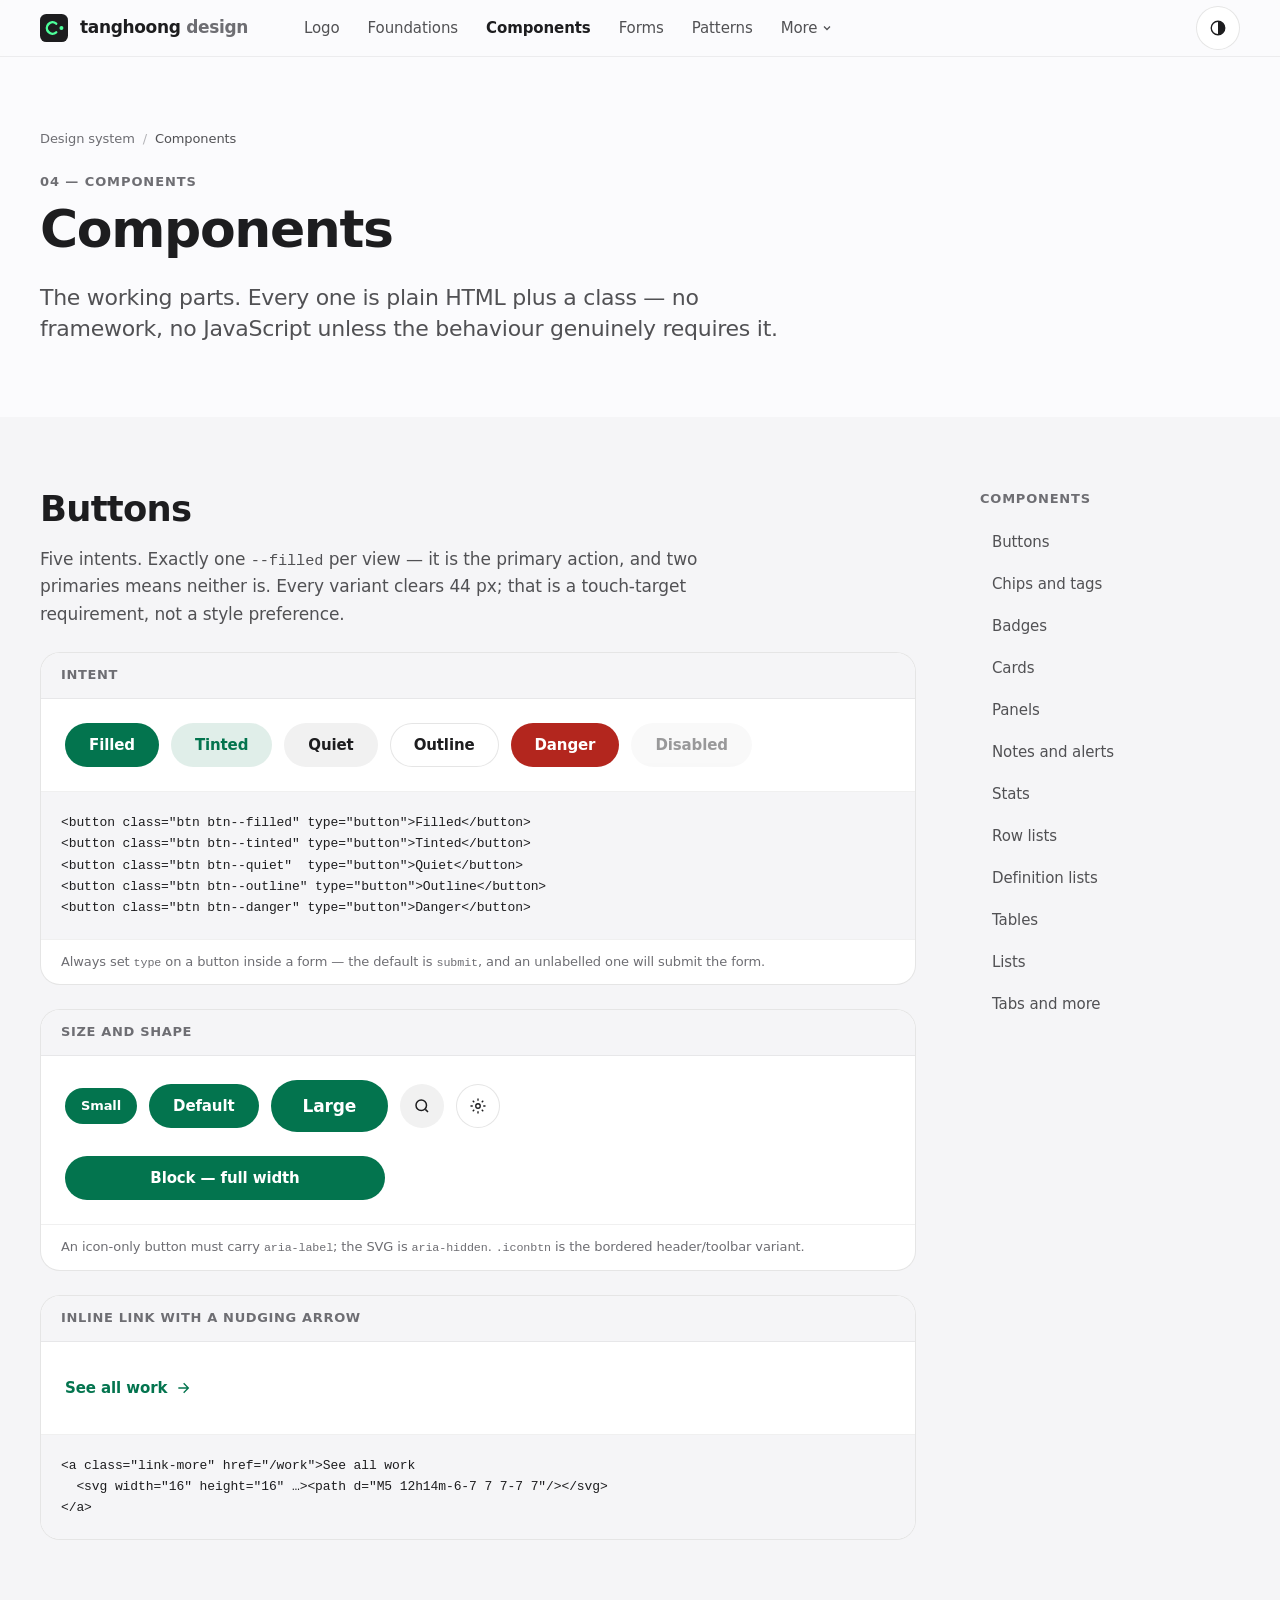
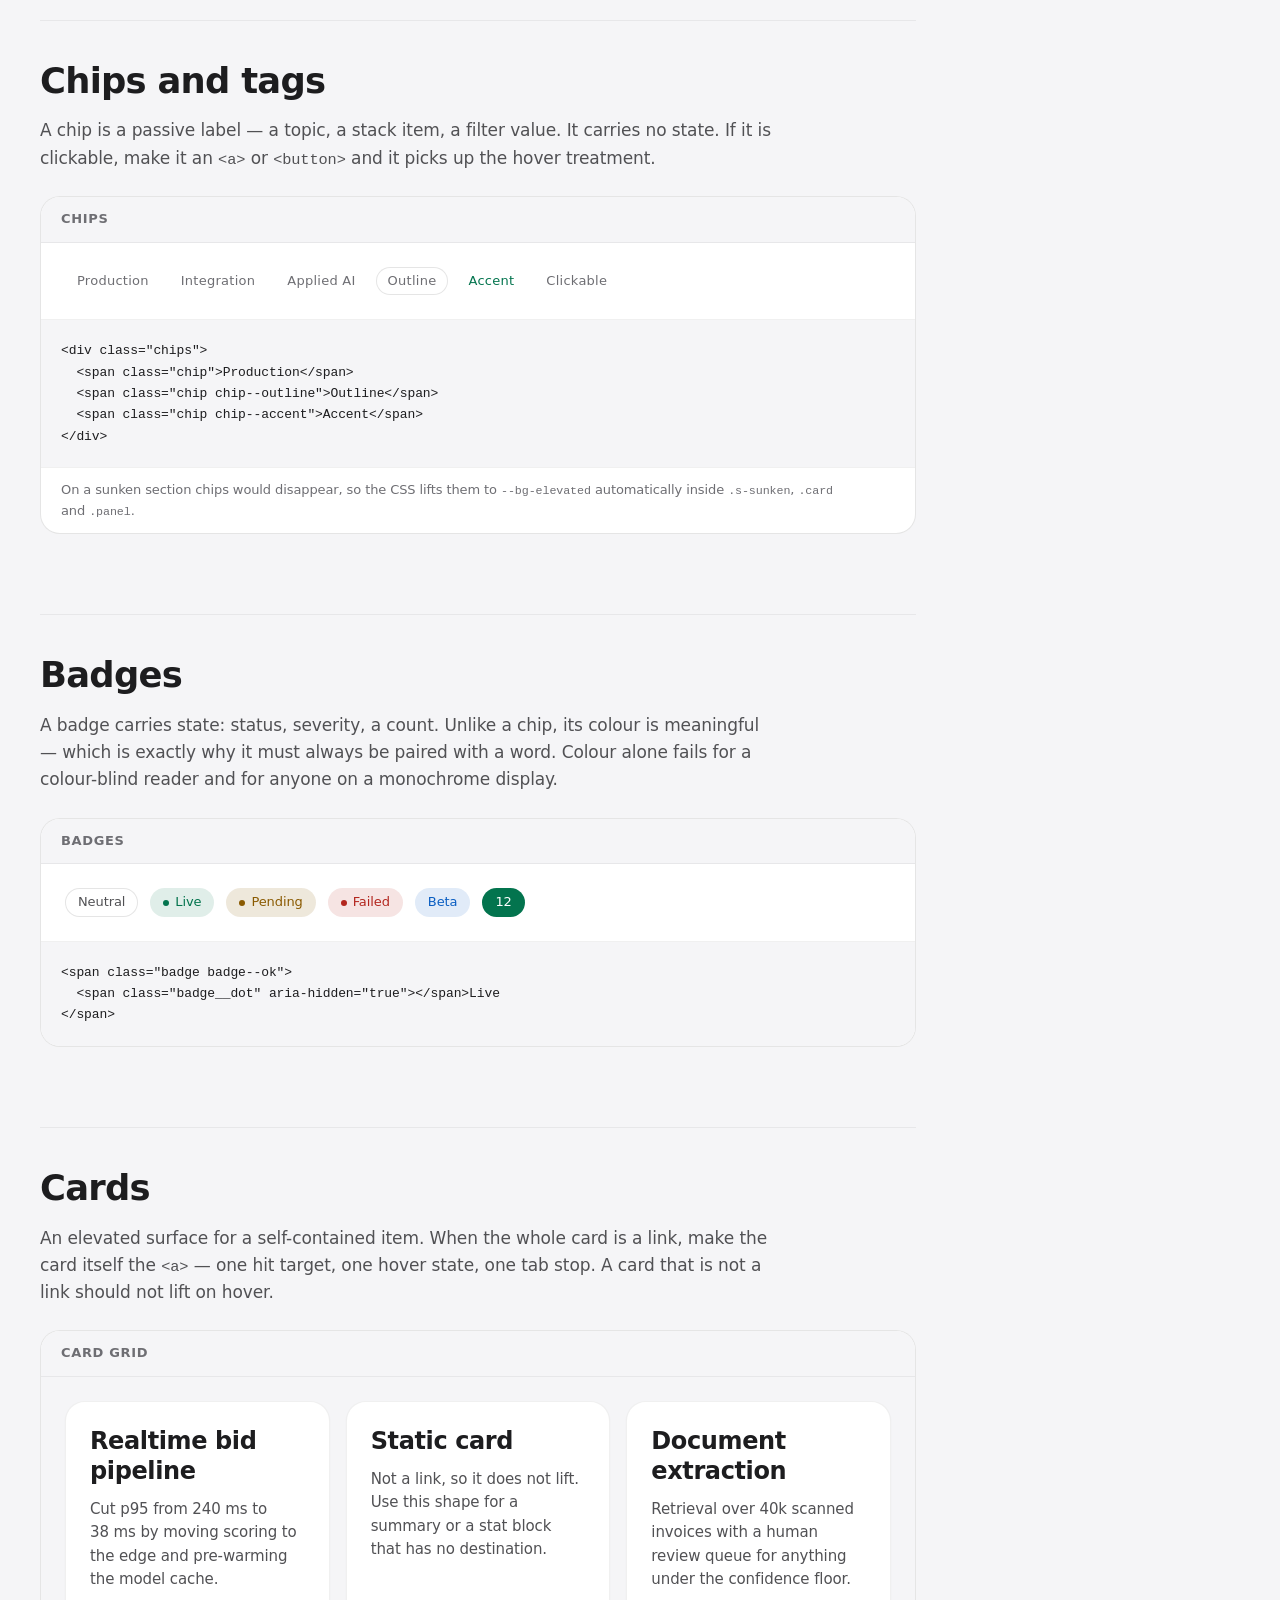
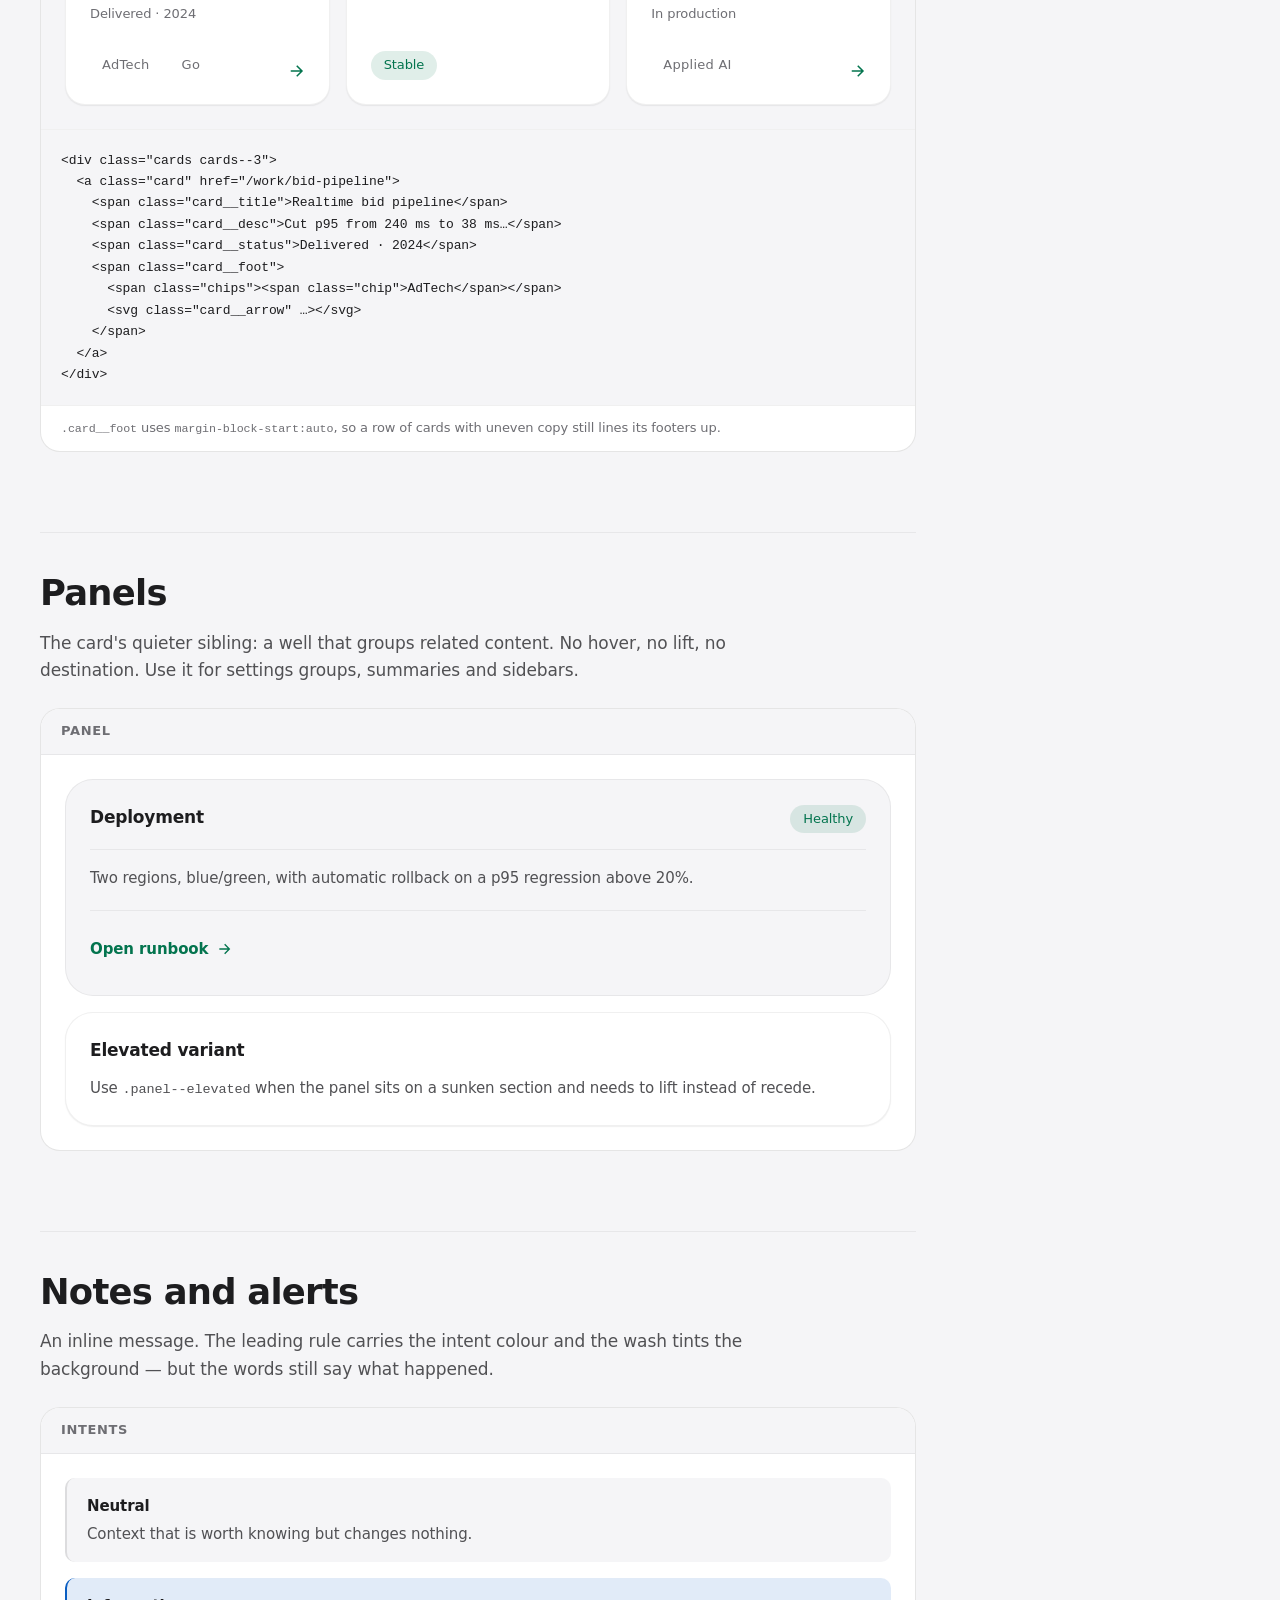
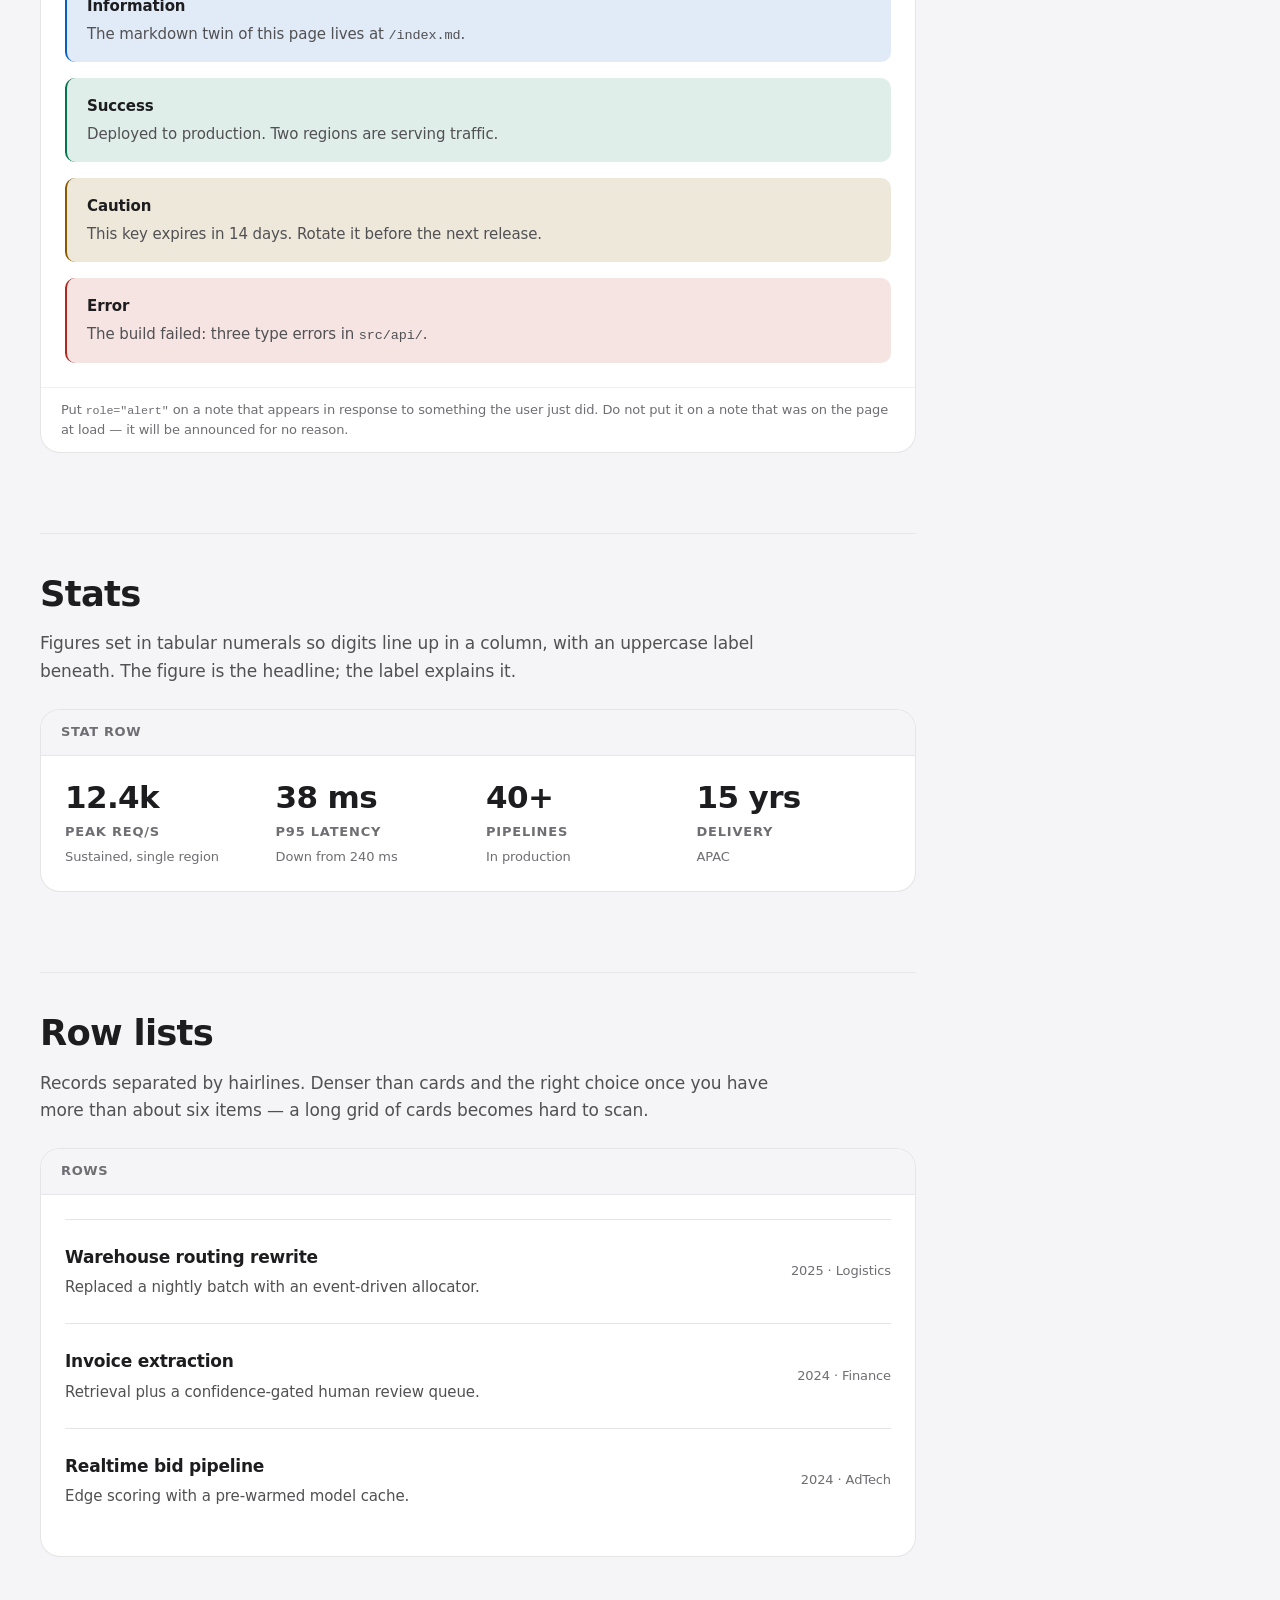
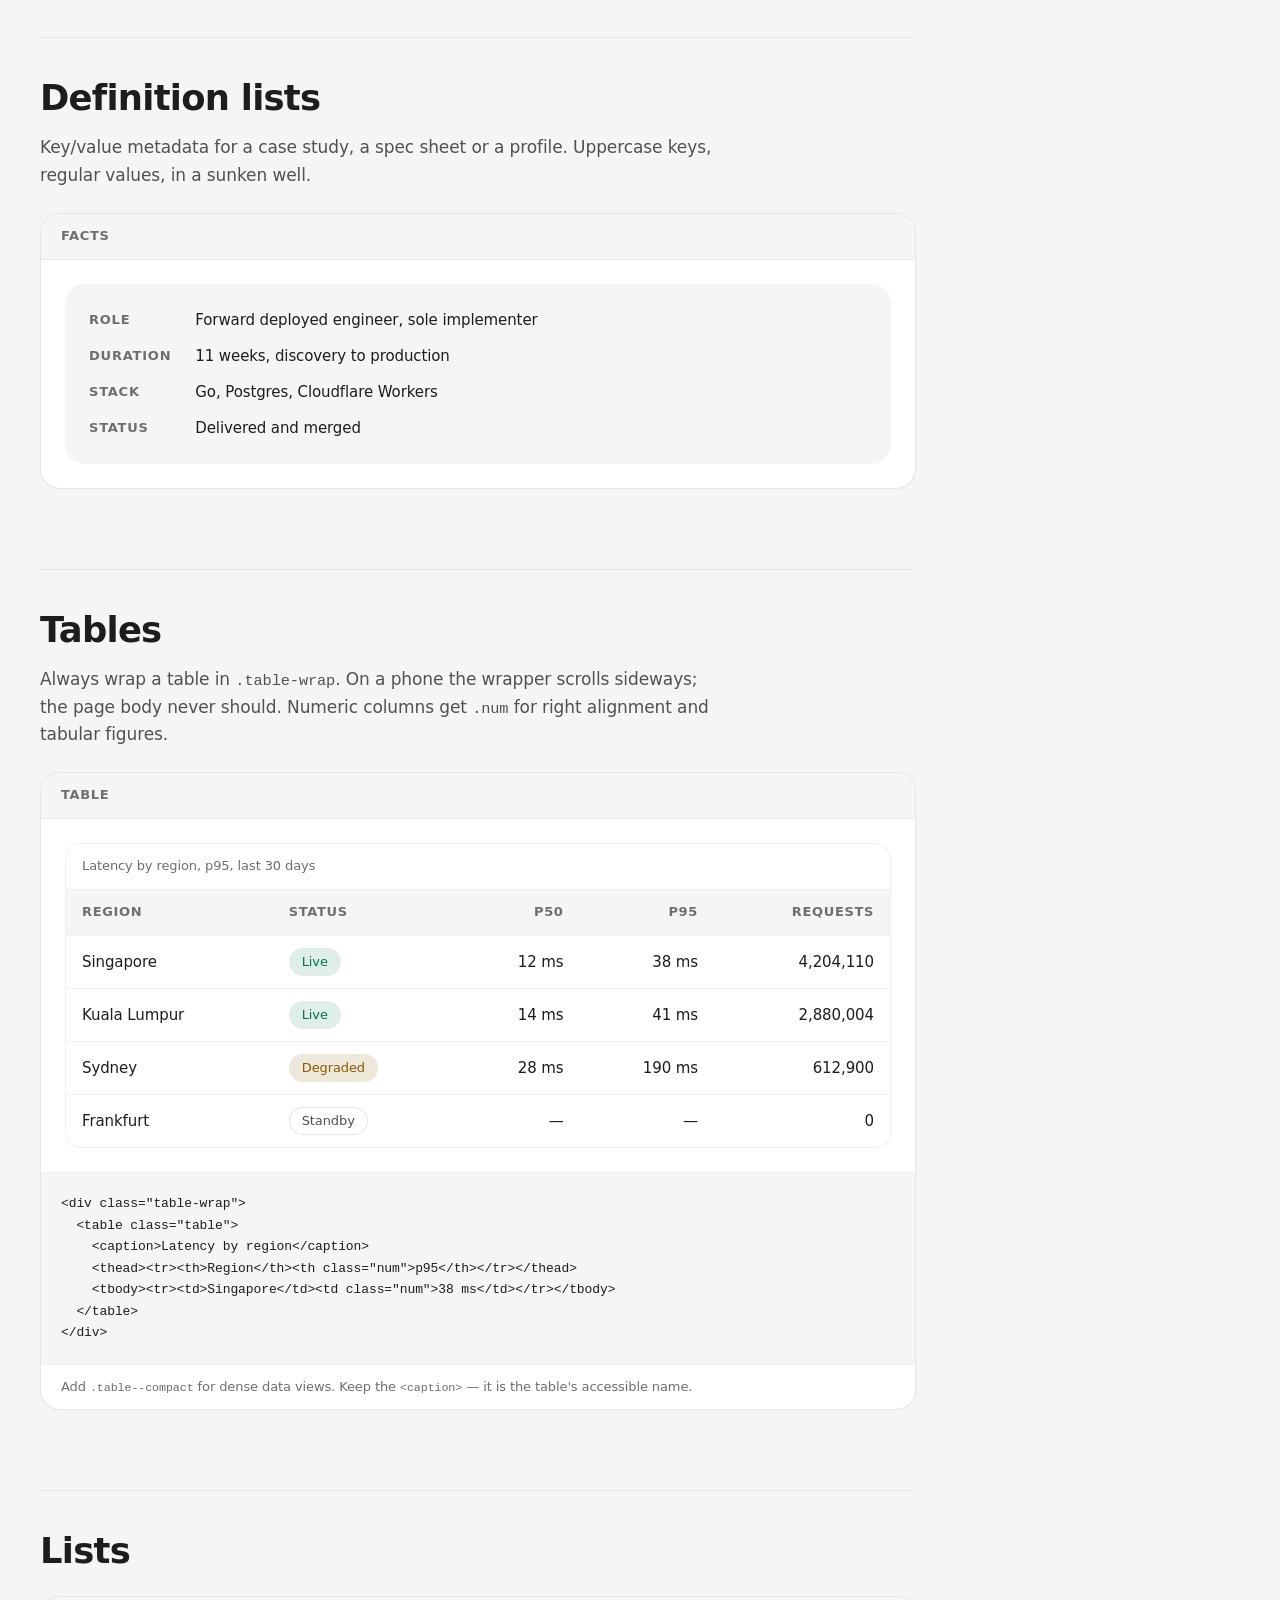
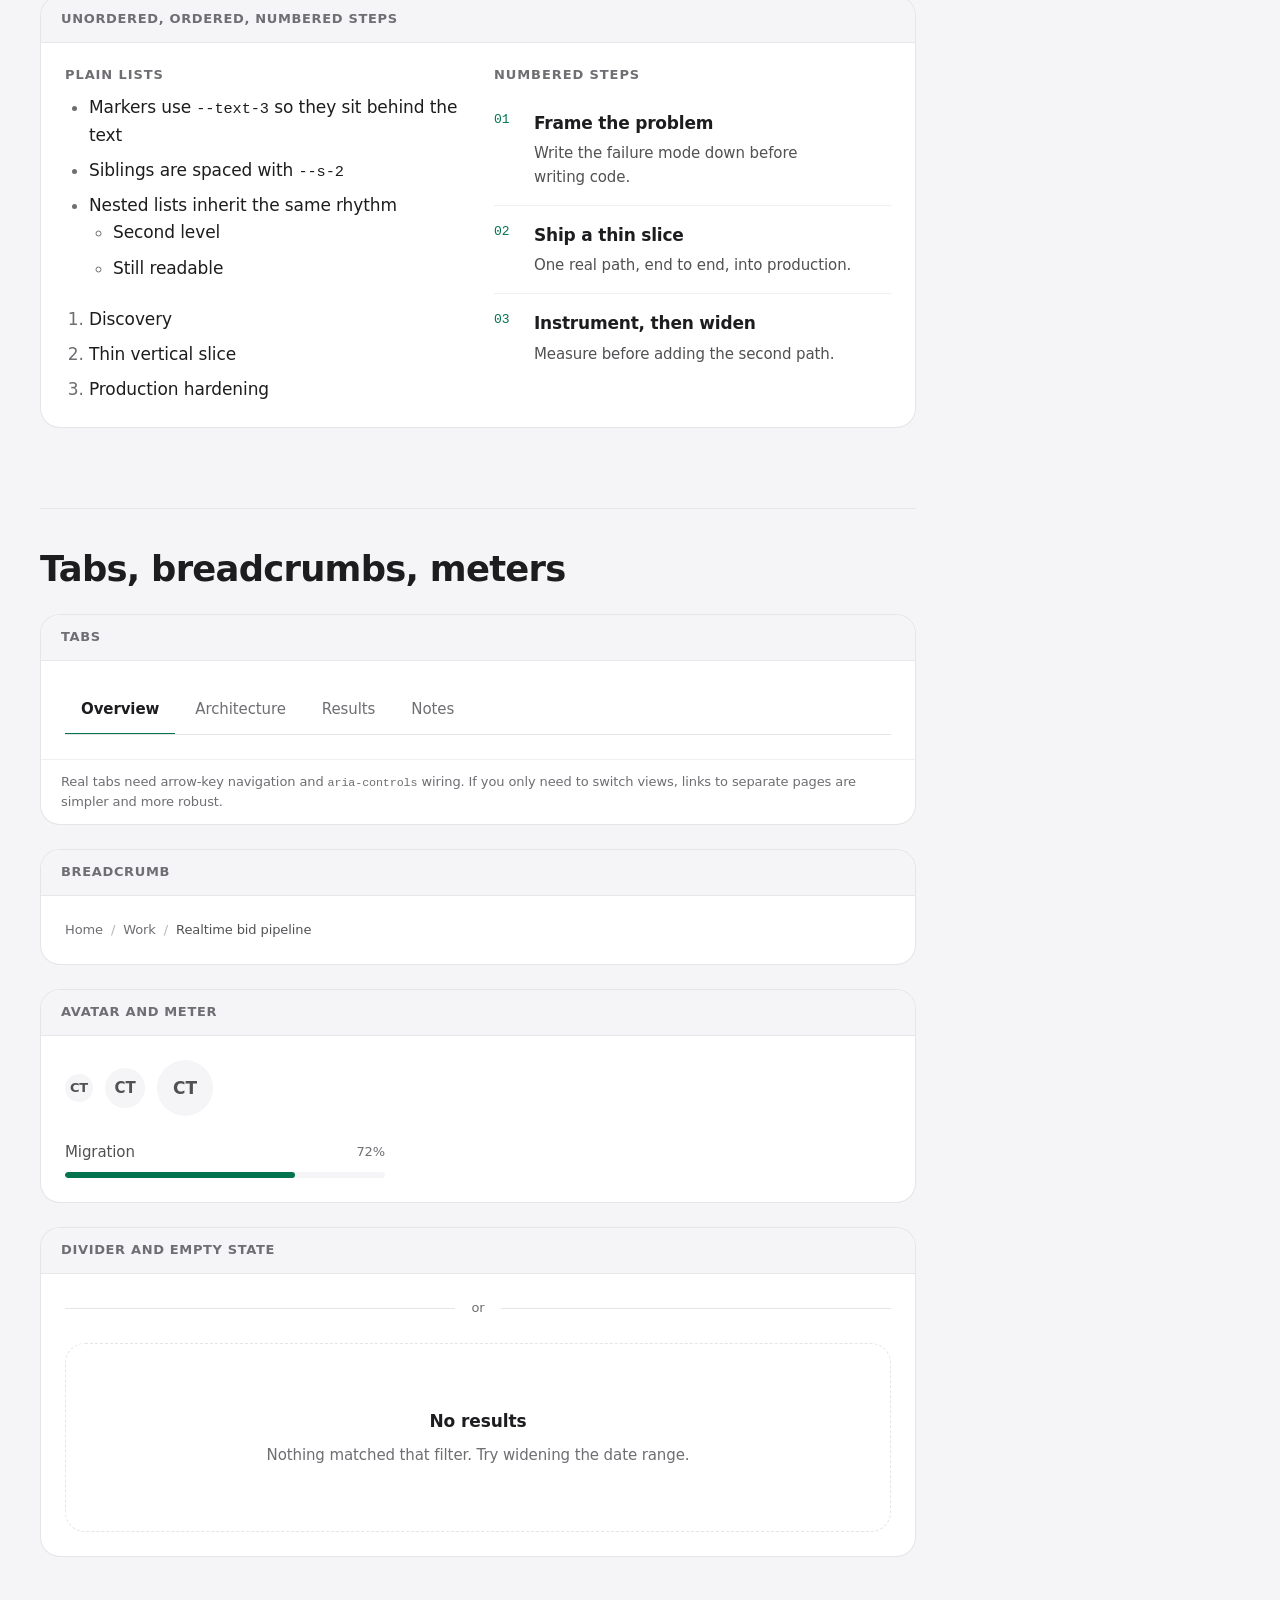
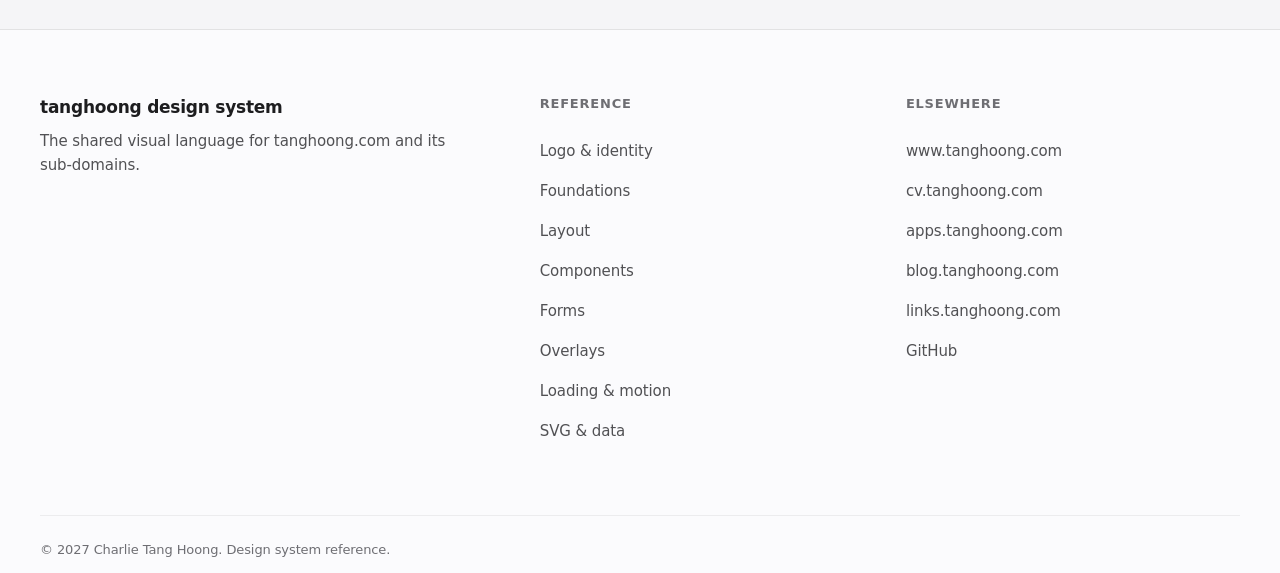
<file: pages/components.html>
<!doctype html>
<html lang="en">
<head>
<meta charset="utf-8">
<meta name="viewport" content="width=device-width, initial-scale=1, viewport-fit=cover">
<title>Components — tanghoong design system</title>
<meta name="description" content="Buttons, chips, badges, cards, panels, notes, stats, rows, tables, lists, tabs, breadcrumbs, avatars and meters, with live specimens and markup.">
<link rel="canonical" href="https://design.tanghoong.com/pages/components">
<meta property="og:type" content="website">
<meta property="og:site_name" content="tanghoong design system">
<meta property="og:title" content="Components — tanghoong design system">
<meta property="og:description" content="Buttons, chips, badges, cards, panels, notes, stats, rows, tables, lists, tabs, breadcrumbs, avatars and meters, with live specimens and markup.">
<meta property="og:url" content="https://design.tanghoong.com/pages/components">
<meta property="og:image" content="https://design.tanghoong.com/og.png">
<meta property="og:image:width" content="1200">
<meta property="og:image:height" content="630">
<meta property="og:image:alt" content="The tanghoong mark on a dark tile, above the words tanghoong design system.">
<meta name="twitter:card" content="summary_large_image">
<meta name="theme-color" content="#fbfbfd" media="(prefers-color-scheme: light)">
<meta name="theme-color" content="#000000" media="(prefers-color-scheme: dark)">
<link rel="icon" href="/favicon.ico" sizes="any">
<link rel="icon" href="/favicon.svg" type="image/svg+xml">
<link rel="apple-touch-icon" href="/apple-touch-icon.png">
<link rel="manifest" href="/site.webmanifest">
<!-- The whole system as one plain-text spec, for agents. These HTML pages are
     for humans; an agent should read this instead of crawling all nine. -->
<link rel="alternate" type="text/plain" href="/llms.txt" title="llms.txt — full spec for agents">
<!-- Runs before the stylesheet so the page never paints the wrong theme.
     try/catch because a browser with storage blocked must still render Auto. -->
<script>try{var t=localStorage.getItem('th');if(t==='light'||t==='dark')document.documentElement.dataset.theme=t;}catch(e){}</script>
<link rel="stylesheet" href="/assets/css/tokens.css">
<link rel="stylesheet" href="/assets/css/base.css">
<link rel="stylesheet" href="/assets/css/layout.css">
<link rel="stylesheet" href="/assets/css/components.css">
<link rel="stylesheet" href="/assets/css/forms.css">
<link rel="stylesheet" href="/assets/css/overlays.css">
<link rel="stylesheet" href="/assets/css/content.css">
<link rel="stylesheet" href="/assets/css/utilities.css">
<!-- conform:allow one-primary — a button specimen shows every intent at once -->
<!-- conform:allow docs-css-shipped — this IS the reference site; docs.css
     styles the specimen frames. No product page should ever link it. -->
<link rel="stylesheet" href="/assets/css/docs.css">
</head>
<body>
<a class="skip" href="#main">Skip to content</a>

<header class="site-head">
  <div class="container container--wide head-in">
    <a class="brand" href="/">
      <svg class="brand__mark" viewBox="0 0 64 64" aria-hidden="true" focusable="false"><rect width="64" height="64" rx="14.3" fill="#1d1d1f"/><path d="M37 22a13 13 0 1 0 0 20" fill="none" stroke="#4dff9b" stroke-width="5.6" stroke-linecap="round"/><circle cx="49" cy="32" r="4.6" fill="#4dff9b"/></svg>
      <span>tanghoong <span class="t3">design</span></span>
    </a>

    <nav class="head-nav" aria-label="Primary">
      <a href="/pages/brand.html">Logo</a>
      <a href="/pages/foundations.html">Foundations</a>
      <a href="/pages/components.html">Components</a>
      <a href="/pages/forms.html">Forms</a>
      <a href="/pages/patterns.html">Patterns</a>
      <details class="menu">
        <summary>
          More <svg width="12" height="12" viewBox="0 0 24 24" fill="none" stroke="currentColor" stroke-width="2.5" aria-hidden="true"><path d="m6 9 6 6 6-6"/></svg>
        </summary>
        <div class="menu__list">
          <a href="/pages/layout.html">Layout</a>
          <a href="/pages/overlays.html">Overlays</a>
          <a href="/pages/loading.html">Loading &amp; motion</a>
          <a href="/pages/content.html">Content &amp; prose</a>
          <a href="/pages/svg.html">SVG &amp; data</a>
          <div class="menu__sep"></div>
          <a href="/pages/prompt.html">Agent prompt</a>
        </div>
      </details>
    </nav>

    <div class="head-end">
      <button class="iconbtn" type="button" data-theme-toggle aria-label="Theme">
        <svg class="ic ic--auto" width="18" height="18" viewBox="0 0 24 24" fill="none" stroke="currentColor" stroke-width="1.8" aria-hidden="true"><circle cx="12" cy="12" r="9"/><path d="M12 3v18a9 9 0 0 0 0-18Z" fill="currentColor" stroke="none"/></svg><svg class="ic ic--light" width="18" height="18" viewBox="0 0 24 24" fill="none" stroke="currentColor" stroke-width="1.8" aria-hidden="true"><circle cx="12" cy="12" r="4"/><path d="M12 2v2m0 16v2M4.9 4.9l1.4 1.4m11.4 11.4 1.4 1.4M2 12h2m16 0h2M4.9 19.1l1.4-1.4M17.7 6.3l1.4-1.4"/></svg><svg class="ic ic--dark" width="18" height="18" viewBox="0 0 24 24" fill="none" stroke="currentColor" stroke-width="1.8" aria-hidden="true"><path d="M20 14.5A8.5 8.5 0 0 1 9.5 4a8.5 8.5 0 1 0 10.5 10.5Z"/></svg>
      </button>
      <button class="iconbtn navsheet__trigger" type="button" data-navsheet-open aria-label="Menu" aria-haspopup="dialog">
        <svg width="20" height="20" viewBox="0 0 24 24" fill="none" stroke="currentColor" stroke-width="2" aria-hidden="true"><path d="M4 7h16M4 12h16M4 17h16"/></svg>
      </button>
    </div>
  </div>

</header>

<dialog class="drawer navsheet" data-navsheet aria-label="Site menu">
  <div class="navsheet__panel">
    <div class="navsheet__head">
      <span class="navsheet__title">Design system</span>
      <button class="iconbtn" type="button" data-close aria-label="Close menu">
        <svg width="18" height="18" viewBox="0 0 24 24" fill="none" stroke="currentColor" stroke-width="2" aria-hidden="true"><path d="M6 6l12 12M18 6 6 18"/></svg>
      </button>
    </div>
    <a class="sheet-row" href="/pages/brand.html">Logo &amp; identity</a>
    <a class="sheet-row" href="/pages/foundations.html">Foundations</a>
    <a class="sheet-row" href="/pages/layout.html">Layout</a>
    <a class="sheet-row" href="/pages/components.html">Components</a>
    <a class="sheet-row" href="/pages/forms.html">Forms</a>
    <a class="sheet-row" href="/pages/overlays.html">Overlays</a>
    <a class="sheet-row" href="/pages/loading.html">Loading &amp; motion</a>
    <a class="sheet-row" href="/pages/content.html">Content &amp; prose</a>
    <a class="sheet-row" href="/pages/svg.html">SVG &amp; data</a>
    <a class="sheet-row" href="/pages/patterns.html">Patterns</a>
    <a class="sheet-row" href="/pages/prompt.html">Agent prompt</a>
    <div class="sheet-tools">
      <button class="iconbtn" type="button" data-theme-toggle aria-label="Theme">
        <svg class="ic ic--auto" width="18" height="18" viewBox="0 0 24 24" fill="none" stroke="currentColor" stroke-width="1.8" aria-hidden="true"><circle cx="12" cy="12" r="9"/><path d="M12 3v18a9 9 0 0 0 0-18Z" fill="currentColor" stroke="none"/></svg><svg class="ic ic--light" width="18" height="18" viewBox="0 0 24 24" fill="none" stroke="currentColor" stroke-width="1.8" aria-hidden="true"><circle cx="12" cy="12" r="4"/><path d="M12 2v2m0 16v2M4.9 4.9l1.4 1.4m11.4 11.4 1.4 1.4M2 12h2m16 0h2M4.9 19.1l1.4-1.4M17.7 6.3l1.4-1.4"/></svg><svg class="ic ic--dark" width="18" height="18" viewBox="0 0 24 24" fill="none" stroke="currentColor" stroke-width="1.8" aria-hidden="true"><path d="M20 14.5A8.5 8.5 0 0 1 9.5 4a8.5 8.5 0 1 0 10.5 10.5Z"/></svg>
      </button>
    </div>
  </div>
</dialog>

<main id="main">
<section class="section section--tight s-page">
  <div class="container container--wide">
    <ol class="crumb"><li><a href="/">Design system</a></li><li aria-current="page">Components</li></ol>
    <p class="eyebrow mt-6">04 — Components</p>
    <h1 class="mt-3">Components</h1>
    <p class="lede mt-6">The working parts. Every one is plain HTML plus a class — no framework, no JavaScript unless the behaviour genuinely requires it.</p>
  </div>
</section>

<section class="section section--tight s-sunken">
<div class="container container--wide">
<div class="with-aside">
<div>

  <h2 id="buttons">Buttons</h2>
  <p class="t2 mt-4 measure">Five intents. Exactly one <code>--filled</code> per view — it is the primary action, and two primaries means neither is. Every variant clears 44&nbsp;px; that is a touch-target requirement, not a style preference.</p>

  <div class="spec mt-6">
    <div class="spec__label">Intent</div>
    <div class="spec__demo">
      <div class="cluster">
        <button class="btn btn--filled" type="button">Filled</button>
        <button class="btn btn--tinted" type="button">Tinted</button>
        <button class="btn btn--quiet" type="button">Quiet</button>
        <button class="btn btn--outline" type="button">Outline</button>
        <button class="btn btn--danger" type="button">Danger</button>
        <button class="btn btn--quiet" type="button" disabled>Disabled</button>
      </div>
    </div>
    <div class="spec__code">
<pre>&lt;button class="btn btn--filled" type="button"&gt;Filled&lt;/button&gt;
&lt;button class="btn btn--tinted" type="button"&gt;Tinted&lt;/button&gt;
&lt;button class="btn btn--quiet"  type="button"&gt;Quiet&lt;/button&gt;
&lt;button class="btn btn--outline" type="button"&gt;Outline&lt;/button&gt;
&lt;button class="btn btn--danger" type="button"&gt;Danger&lt;/button&gt;</pre>
    </div>
    <p class="spec__note">Always set <code>type</code> on a button inside a form — the default is <code>submit</code>, and an unlabelled one will submit the form.</p>
  </div>

  <div class="spec">
    <div class="spec__label">Size and shape</div>
    <div class="spec__demo">
      <div class="cluster">
        <button class="btn btn--filled btn--sm" type="button">Small</button>
        <button class="btn btn--filled" type="button">Default</button>
        <button class="btn btn--filled btn--lg" type="button">Large</button>
        <button class="btn btn--quiet btn--icon" type="button" aria-label="Search">
          <svg width="18" height="18" viewBox="0 0 24 24" fill="none" stroke="currentColor" stroke-width="2" aria-hidden="true"><circle cx="11" cy="11" r="7"/><path d="m20 20-3.5-3.5"/></svg>
        </button>
        <button class="iconbtn" type="button" aria-label="Settings">
          <svg width="18" height="18" viewBox="0 0 24 24" fill="none" stroke="currentColor" stroke-width="1.8" aria-hidden="true"><circle cx="12" cy="12" r="3"/><path d="M12 2v3m0 14v3M2 12h3m14 0h3M5 5l2 2m10 10 2 2M19 5l-2 2M7 17l-2 2"/></svg>
        </button>
      </div>
      <div class="mt-6 demo-320">
        <button class="btn btn--filled btn--block" type="button">Block — full width</button>
      </div>
    </div>
    <p class="spec__note">An icon-only button must carry <code>aria-label</code>; the SVG is <code>aria-hidden</code>. <code>.iconbtn</code> is the bordered header/toolbar variant.</p>
  </div>

  <div class="spec">
    <div class="spec__label">Inline link with a nudging arrow</div>
    <div class="spec__demo">
      <a class="link-more" href="#buttons">See all work
        <svg width="16" height="16" viewBox="0 0 24 24" fill="none" stroke="currentColor" stroke-width="2" aria-hidden="true"><path d="M5 12h14m-6-7 7 7-7 7"/></svg>
      </a>
    </div>
    <div class="spec__code">
<pre>&lt;a class="link-more" href="/work"&gt;See all work
  &lt;svg width="16" height="16" …&gt;&lt;path d="M5 12h14m-6-7 7 7-7 7"/&gt;&lt;/svg&gt;
&lt;/a&gt;</pre>
    </div>
  </div>

  <h2 id="chips">Chips and tags</h2>
  <p class="t2 mt-4 measure">A chip is a passive label — a topic, a stack item, a filter value. It carries no state. If it is clickable, make it an <code>&lt;a&gt;</code> or <code>&lt;button&gt;</code> and it picks up the hover treatment.</p>

  <div class="spec mt-6">
    <div class="spec__label">Chips</div>
    <div class="spec__demo">
      <div class="chips">
        <span class="chip">Production</span>
        <span class="chip">Integration</span>
        <span class="chip">Applied AI</span>
        <span class="chip chip--outline">Outline</span>
        <span class="chip chip--accent">Accent</span>
        <a class="chip" href="#chips">Clickable</a>
      </div>
    </div>
    <div class="spec__code">
<pre>&lt;div class="chips"&gt;
  &lt;span class="chip"&gt;Production&lt;/span&gt;
  &lt;span class="chip chip--outline"&gt;Outline&lt;/span&gt;
  &lt;span class="chip chip--accent"&gt;Accent&lt;/span&gt;
&lt;/div&gt;</pre>
    </div>
    <p class="spec__note">On a sunken section chips would disappear, so the CSS lifts them to <code>--bg-elevated</code> automatically inside <code>.s-sunken</code>, <code>.card</code> and <code>.panel</code>.</p>
  </div>

  <h2 id="badges">Badges</h2>
  <p class="t2 mt-4 measure">A badge carries state: status, severity, a count. Unlike a chip, its colour is meaningful — which is exactly why it must always be paired with a word. Colour alone fails for a colour-blind reader and for anyone on a monochrome display.</p>

  <div class="spec mt-6">
    <div class="spec__label">Badges</div>
    <div class="spec__demo">
      <div class="cluster">
        <span class="badge">Neutral</span>
        <span class="badge badge--ok"><span class="badge__dot" aria-hidden="true"></span>Live</span>
        <span class="badge badge--warn"><span class="badge__dot" aria-hidden="true"></span>Pending</span>
        <span class="badge badge--danger"><span class="badge__dot" aria-hidden="true"></span>Failed</span>
        <span class="badge badge--info">Beta</span>
        <span class="badge badge--solid">12</span>
      </div>
    </div>
    <div class="spec__code">
<pre>&lt;span class="badge badge--ok"&gt;
  &lt;span class="badge__dot" aria-hidden="true"&gt;&lt;/span&gt;Live
&lt;/span&gt;</pre>
    </div>
  </div>

  <h2 id="cards">Cards</h2>
  <p class="t2 mt-4 measure">An elevated surface for a self-contained item. When the whole card is a link, make the card itself the <code>&lt;a&gt;</code> — one hit target, one hover state, one tab stop. A card that is not a link should not lift on hover.</p>

  <div class="spec mt-6">
    <div class="spec__label">Card grid</div>
    <div class="spec__demo spec__demo--sunken">
      <div class="cards cards--3">
        <a class="card" href="#cards">
          <span class="card__title">Realtime bid pipeline</span>
          <span class="card__desc">Cut p95 from 240&nbsp;ms to 38&nbsp;ms by moving scoring to the edge and pre-warming the model cache.</span>
          <span class="card__status">Delivered · 2024</span>
          <span class="card__foot">
            <span class="chips"><span class="chip">AdTech</span><span class="chip">Go</span></span>
            <svg class="card__arrow" width="18" height="18" viewBox="0 0 24 24" fill="none" stroke="currentColor" stroke-width="2" aria-hidden="true"><path d="M5 12h14m-6-7 7 7-7 7"/></svg>
          </span>
        </a>
        <div class="card">
          <span class="card__title">Static card</span>
          <span class="card__desc">Not a link, so it does not lift. Use this shape for a summary or a stat block that has no destination.</span>
          <span class="card__foot"><span class="badge badge--ok">Stable</span></span>
        </div>
        <a class="card" href="#cards">
          <span class="card__title">Document extraction</span>
          <span class="card__desc">Retrieval over 40k scanned invoices with a human review queue for anything under the confidence floor.</span>
          <span class="card__status">In production</span>
          <span class="card__foot">
            <span class="chips"><span class="chip">Applied AI</span></span>
            <svg class="card__arrow" width="18" height="18" viewBox="0 0 24 24" fill="none" stroke="currentColor" stroke-width="2" aria-hidden="true"><path d="M5 12h14m-6-7 7 7-7 7"/></svg>
          </span>
        </a>
      </div>
    </div>
    <div class="spec__code">
<pre>&lt;div class="cards cards--3"&gt;
  &lt;a class="card" href="/work/bid-pipeline"&gt;
    &lt;span class="card__title"&gt;Realtime bid pipeline&lt;/span&gt;
    &lt;span class="card__desc"&gt;Cut p95 from 240 ms to 38 ms…&lt;/span&gt;
    &lt;span class="card__status"&gt;Delivered · 2024&lt;/span&gt;
    &lt;span class="card__foot"&gt;
      &lt;span class="chips"&gt;&lt;span class="chip"&gt;AdTech&lt;/span&gt;&lt;/span&gt;
      &lt;svg class="card__arrow" …&gt;&lt;/svg&gt;
    &lt;/span&gt;
  &lt;/a&gt;
&lt;/div&gt;</pre>
    </div>
    <p class="spec__note"><code>.card__foot</code> uses <code>margin-block-start:auto</code>, so a row of cards with uneven copy still lines its footers up.</p>
  </div>

  <h2 id="panels">Panels</h2>
  <p class="t2 mt-4 measure">The card's quieter sibling: a well that groups related content. No hover, no lift, no destination. Use it for settings groups, summaries and sidebars.</p>

  <div class="spec mt-6">
    <div class="spec__label">Panel</div>
    <div class="spec__demo">
      <div class="panel">
        <div class="panel__head">
          <span class="panel__title">Deployment</span>
          <span class="badge badge--ok">Healthy</span>
        </div>
        <p class="sm t2">Two regions, blue/green, with automatic rollback on a p95 regression above 20%.</p>
        <div class="panel__foot">
          <a class="link-more" href="#panels">Open runbook
            <svg width="16" height="16" viewBox="0 0 24 24" fill="none" stroke="currentColor" stroke-width="2" aria-hidden="true"><path d="M5 12h14m-6-7 7 7-7 7"/></svg>
          </a>
        </div>
      </div>
      <div class="panel panel--elevated mt-4">
        <span class="panel__title">Elevated variant</span>
        <p class="sm t2 mt-3">Use <code>.panel--elevated</code> when the panel sits on a sunken section and needs to lift instead of recede.</p>
      </div>
    </div>
  </div>

  <h2 id="notes">Notes and alerts</h2>
  <p class="t2 mt-4 measure">An inline message. The leading rule carries the intent colour and the wash tints the background — but the words still say what happened.</p>

  <div class="spec mt-6">
    <div class="spec__label">Intents</div>
    <div class="spec__demo">
      <div class="stack">
        <div class="note"><strong class="note__title">Neutral</strong>Context that is worth knowing but changes nothing.</div>
        <div class="note note--info"><strong class="note__title">Information</strong>The markdown twin of this page lives at <code>/index.md</code>.</div>
        <div class="note note--ok"><strong class="note__title">Success</strong>Deployed to production. Two regions are serving traffic.</div>
        <div class="note note--warn"><strong class="note__title">Caution</strong>This key expires in 14 days. Rotate it before the next release.</div>
        <div class="note note--danger" role="alert"><strong class="note__title">Error</strong>The build failed: three type errors in <code>src/api/</code>.</div>
      </div>
    </div>
    <p class="spec__note">Put <code>role="alert"</code> on a note that appears in response to something the user just did. Do not put it on a note that was on the page at load — it will be announced for no reason.</p>
  </div>

  <h2 id="stats">Stats</h2>
  <p class="t2 mt-4 measure">Figures set in tabular numerals so digits line up in a column, with an uppercase label beneath. The figure is the headline; the label explains it.</p>

  <div class="spec mt-6">
    <div class="spec__label">Stat row</div>
    <div class="spec__demo">
      <div class="stats stats--4">
        <div><p class="stat__fig">12.4k</p><p class="stat__label">Peak req/s</p><p class="stat__note">Sustained, single region</p></div>
        <div><p class="stat__fig">38 ms</p><p class="stat__label">p95 latency</p><p class="stat__note">Down from 240 ms</p></div>
        <div><p class="stat__fig">40+</p><p class="stat__label">Pipelines</p><p class="stat__note">In production</p></div>
        <div><p class="stat__fig">15 yrs</p><p class="stat__label">Delivery</p><p class="stat__note">APAC</p></div>
      </div>
    </div>
  </div>

  <h2 id="rows">Row lists</h2>
  <p class="t2 mt-4 measure">Records separated by hairlines. Denser than cards and the right choice once you have more than about six items — a long grid of cards becomes hard to scan.</p>

  <div class="spec mt-6">
    <div class="spec__label">Rows</div>
    <div class="spec__demo">
      <ul class="rows">
        <li><a class="row" href="#rows">
          <div><p class="row__title">Warehouse routing rewrite</p><p class="row__desc">Replaced a nightly batch with an event-driven allocator.</p></div>
          <p class="row__meta">2025 · Logistics</p>
        </a></li>
        <li><a class="row" href="#rows">
          <div><p class="row__title">Invoice extraction</p><p class="row__desc">Retrieval plus a confidence-gated human review queue.</p></div>
          <p class="row__meta">2024 · Finance</p>
        </a></li>
        <li><a class="row" href="#rows">
          <div><p class="row__title">Realtime bid pipeline</p><p class="row__desc">Edge scoring with a pre-warmed model cache.</p></div>
          <p class="row__meta">2024 · AdTech</p>
        </a></li>
      </ul>
    </div>
  </div>

  <h2 id="facts">Definition lists</h2>
  <p class="t2 mt-4 measure">Key/value metadata for a case study, a spec sheet or a profile. Uppercase keys, regular values, in a sunken well.</p>

  <div class="spec mt-6">
    <div class="spec__label">Facts</div>
    <div class="spec__demo">
      <dl class="facts">
        <dt>Role</dt><dd>Forward deployed engineer, sole implementer</dd>
        <dt>Duration</dt><dd>11 weeks, discovery to production</dd>
        <dt>Stack</dt><dd>Go, Postgres, Cloudflare Workers</dd>
        <dt>Status</dt><dd>Delivered and merged</dd>
      </dl>
    </div>
  </div>

  <h2 id="tables">Tables</h2>
  <p class="t2 mt-4 measure">Always wrap a table in <code>.table-wrap</code>. On a phone the wrapper scrolls sideways; the page body never should. Numeric columns get <code>.num</code> for right alignment and tabular figures.</p>

  <div class="spec mt-6">
    <div class="spec__label">Table</div>
    <div class="spec__demo">
      <div class="table-wrap">
        <table class="table">
          <caption>Latency by region, p95, last 30 days</caption>
          <thead><tr><th>Region</th><th>Status</th><th class="num">p50</th><th class="num">p95</th><th class="num">Requests</th></tr></thead>
          <tbody>
            <tr><td>Singapore</td><td><span class="badge badge--ok">Live</span></td><td class="num">12 ms</td><td class="num">38 ms</td><td class="num">4,204,110</td></tr>
            <tr><td>Kuala Lumpur</td><td><span class="badge badge--ok">Live</span></td><td class="num">14 ms</td><td class="num">41 ms</td><td class="num">2,880,004</td></tr>
            <tr><td>Sydney</td><td><span class="badge badge--warn">Degraded</span></td><td class="num">28 ms</td><td class="num">190 ms</td><td class="num">612,900</td></tr>
            <tr><td>Frankfurt</td><td><span class="badge">Standby</span></td><td class="num">—</td><td class="num">—</td><td class="num">0</td></tr>
          </tbody>
        </table>
      </div>
    </div>
    <div class="spec__code">
<pre>&lt;div class="table-wrap"&gt;
  &lt;table class="table"&gt;
    &lt;caption&gt;Latency by region&lt;/caption&gt;
    &lt;thead&gt;&lt;tr&gt;&lt;th&gt;Region&lt;/th&gt;&lt;th class="num"&gt;p95&lt;/th&gt;&lt;/tr&gt;&lt;/thead&gt;
    &lt;tbody&gt;&lt;tr&gt;&lt;td&gt;Singapore&lt;/td&gt;&lt;td class="num"&gt;38 ms&lt;/td&gt;&lt;/tr&gt;&lt;/tbody&gt;
  &lt;/table&gt;
&lt;/div&gt;</pre>
    </div>
    <p class="spec__note">Add <code>.table--compact</code> for dense data views. Keep the <code>&lt;caption&gt;</code> — it is the table's accessible name.</p>
  </div>

  <h2 id="lists">Lists</h2>
  <div class="spec mt-6">
    <div class="spec__label">Unordered, ordered, numbered steps</div>
    <div class="spec__demo">
      <div class="grid grid--2 grid--gap-lg">
        <div>
          <p class="eyebrow">Plain lists</p>
          <ul class="mt-3">
            <li>Markers use <code>--text-3</code> so they sit behind the text</li>
            <li>Siblings are spaced with <code>--s-2</code></li>
            <li>Nested lists inherit the same rhythm
              <ul><li>Second level</li><li>Still readable</li></ul>
            </li>
          </ul>
          <ol class="mt-6">
            <li>Discovery</li>
            <li>Thin vertical slice</li>
            <li>Production hardening</li>
          </ol>
        </div>
        <div>
          <p class="eyebrow">Numbered steps</p>
          <ol class="steps mt-3">
            <li><p class="steps__title">Frame the problem</p><p class="steps__desc">Write the failure mode down before writing code.</p></li>
            <li><p class="steps__title">Ship a thin slice</p><p class="steps__desc">One real path, end to end, into production.</p></li>
            <li><p class="steps__title">Instrument, then widen</p><p class="steps__desc">Measure before adding the second path.</p></li>
          </ol>
        </div>
      </div>
    </div>
  </div>

  <h2 id="nav-bits">Tabs, breadcrumbs, meters</h2>

  <div class="spec mt-6">
    <div class="spec__label">Tabs</div>
    <div class="spec__demo">
      <div class="tabs" role="tablist">
        <button role="tab" aria-selected="true" type="button">Overview</button>
        <button role="tab" aria-selected="false" type="button">Architecture</button>
        <button role="tab" aria-selected="false" type="button">Results</button>
        <button role="tab" aria-selected="false" type="button">Notes</button>
      </div>
    </div>
    <p class="spec__note">Real tabs need arrow-key navigation and <code>aria-controls</code> wiring. If you only need to switch views, links to separate pages are simpler and more robust.</p>
  </div>

  <div class="spec">
    <div class="spec__label">Breadcrumb</div>
    <div class="spec__demo">
      <ol class="crumb">
        <li><a href="/">Home</a></li>
        <li><a href="#nav-bits">Work</a></li>
        <li aria-current="page">Realtime bid pipeline</li>
      </ol>
    </div>
  </div>

  <div class="spec">
    <div class="spec__label">Avatar and meter</div>
    <div class="spec__demo">
      <div class="cluster">
        <span class="avatar avatar--sm">CT</span>
        <span class="avatar">CT</span>
        <span class="avatar avatar--lg">CT</span>
      </div>
      <div class="mt-6 demo-320">
        <div class="cluster demo-between">
          <span class="sm t2">Migration</span><span class="xs t3 nums">72%</span>
        </div>
        <div class="meter mt-2" role="progressbar" aria-valuenow="72" aria-valuemin="0" aria-valuemax="100" aria-label="Migration progress">
          <div class="meter__fill" style="inline-size:72%"></div>
        </div>
      </div>
    </div>
  </div>

  <div class="spec">
    <div class="spec__label">Divider and empty state</div>
    <div class="spec__demo">
      <p class="divider">or</p>
      <div class="empty mt-6">
        <p class="empty__title">No results</p>
        <p class="sm">Nothing matched that filter. Try widening the date range.</p>
      </div>
    </div>
  </div>

</div>

<aside class="rail">
  <p class="rail__h">Components</p>
  <ul class="rail__list">
    <li><a href="#buttons">Buttons</a></li>
    <li><a href="#chips">Chips and tags</a></li>
    <li><a href="#badges">Badges</a></li>
    <li><a href="#cards">Cards</a></li>
    <li><a href="#panels">Panels</a></li>
    <li><a href="#notes">Notes and alerts</a></li>
    <li><a href="#stats">Stats</a></li>
    <li><a href="#rows">Row lists</a></li>
    <li><a href="#facts">Definition lists</a></li>
    <li><a href="#tables">Tables</a></li>
    <li><a href="#lists">Lists</a></li>
    <li><a href="#nav-bits">Tabs and more</a></li>
  </ul>
</aside>
</div>
</div>
</section>
</main>

<footer class="site-foot">
  <div class="container container--wide">
    <div class="foot-grid">
      <div>
        <p class="foot-name">tanghoong design system</p>
        <p class="foot-role">The shared visual language for tanghoong.com and its sub-domains.</p>
      </div>
      <div>
        <p class="foot-h">Reference</p>
        <ul class="foot-list">
          <li><a href="/pages/brand.html">Logo &amp; identity</a></li>
          <li><a href="/pages/foundations.html">Foundations</a></li>
          <li><a href="/pages/layout.html">Layout</a></li>
          <li><a href="/pages/components.html">Components</a></li>
          <li><a href="/pages/forms.html">Forms</a></li>
          <li><a href="/pages/overlays.html">Overlays</a></li>
          <li><a href="/pages/loading.html">Loading &amp; motion</a></li>
          <li><a href="/pages/svg.html">SVG &amp; data</a></li>
        </ul>
      </div>
      <div>
        <p class="foot-h">Elsewhere</p>
        <ul class="foot-list">
          <li><a href="https://www.tanghoong.com/">www.tanghoong.com</a></li>
          <li><a href="https://cv.tanghoong.com/">cv.tanghoong.com</a></li>
          <li><a href="https://apps.tanghoong.com/">apps.tanghoong.com</a></li>
          <li><a href="https://blog.tanghoong.com/">blog.tanghoong.com</a></li>
          <li><a href="https://links.tanghoong.com/">links.tanghoong.com</a></li>
          <li><a href="https://github.com/tanghoong">GitHub</a></li>
        </ul>
      </div>
    </div>
    <p class="foot-legal">&copy; 2027 Charlie Tang Hoong. Design system reference.</p>
  </div>
</footer>

<script src="/assets/js/theme.js" defer></script>
<script src="/assets/js/nav.js" defer></script>
<script src="/assets/js/docs.js" defer></script>
</body>
</html>
</file>
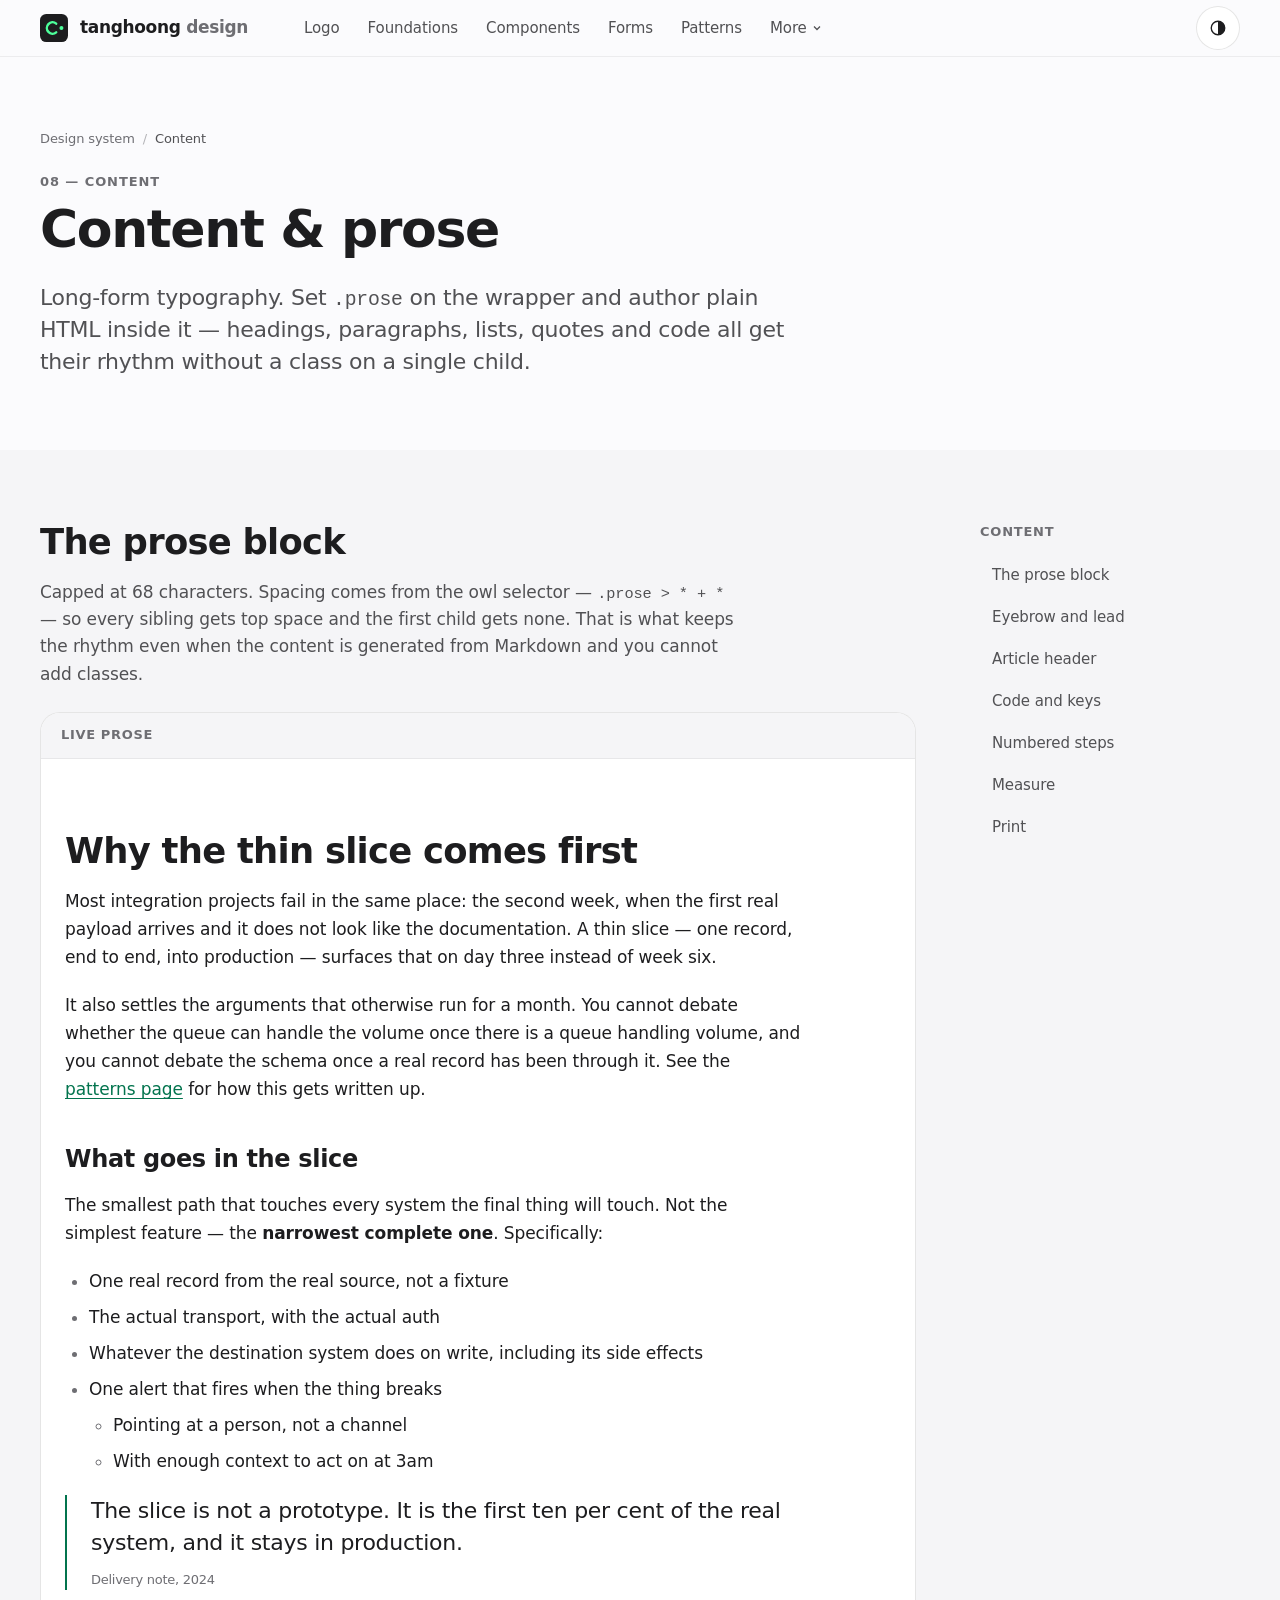
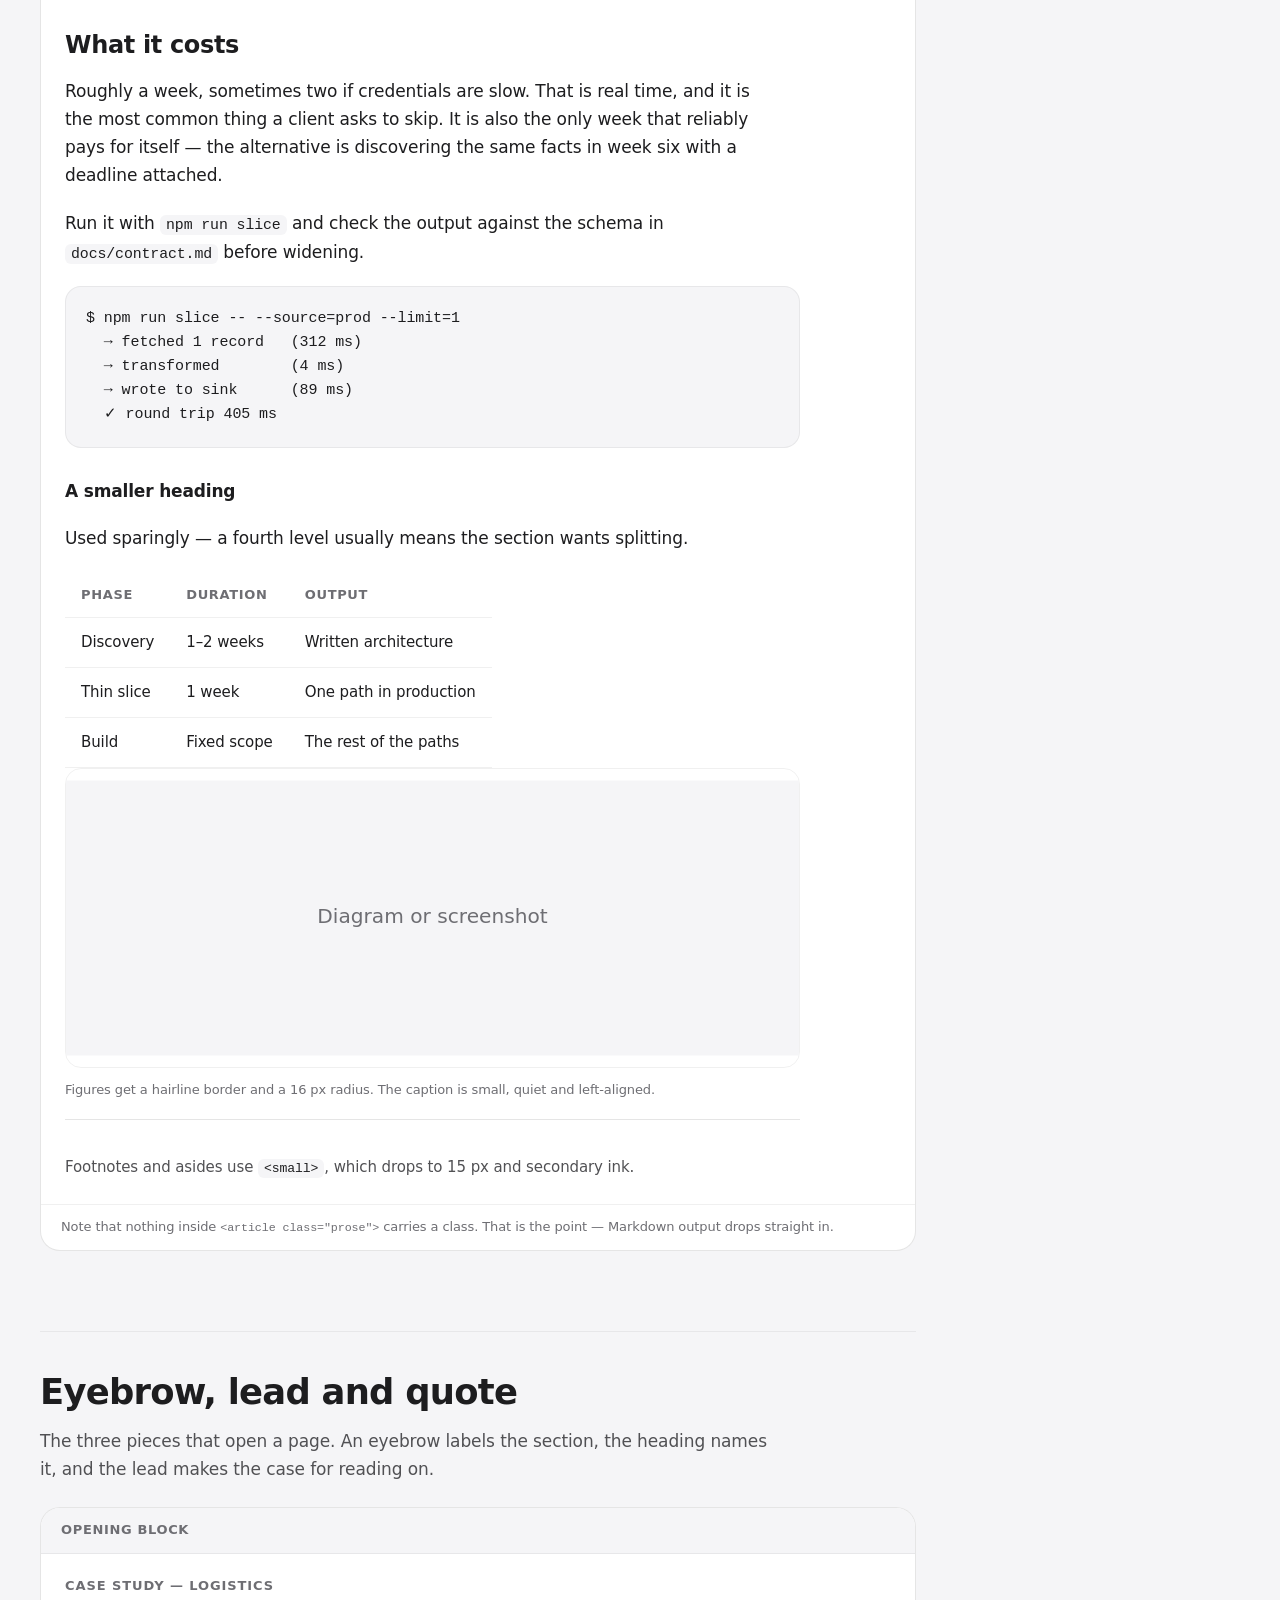
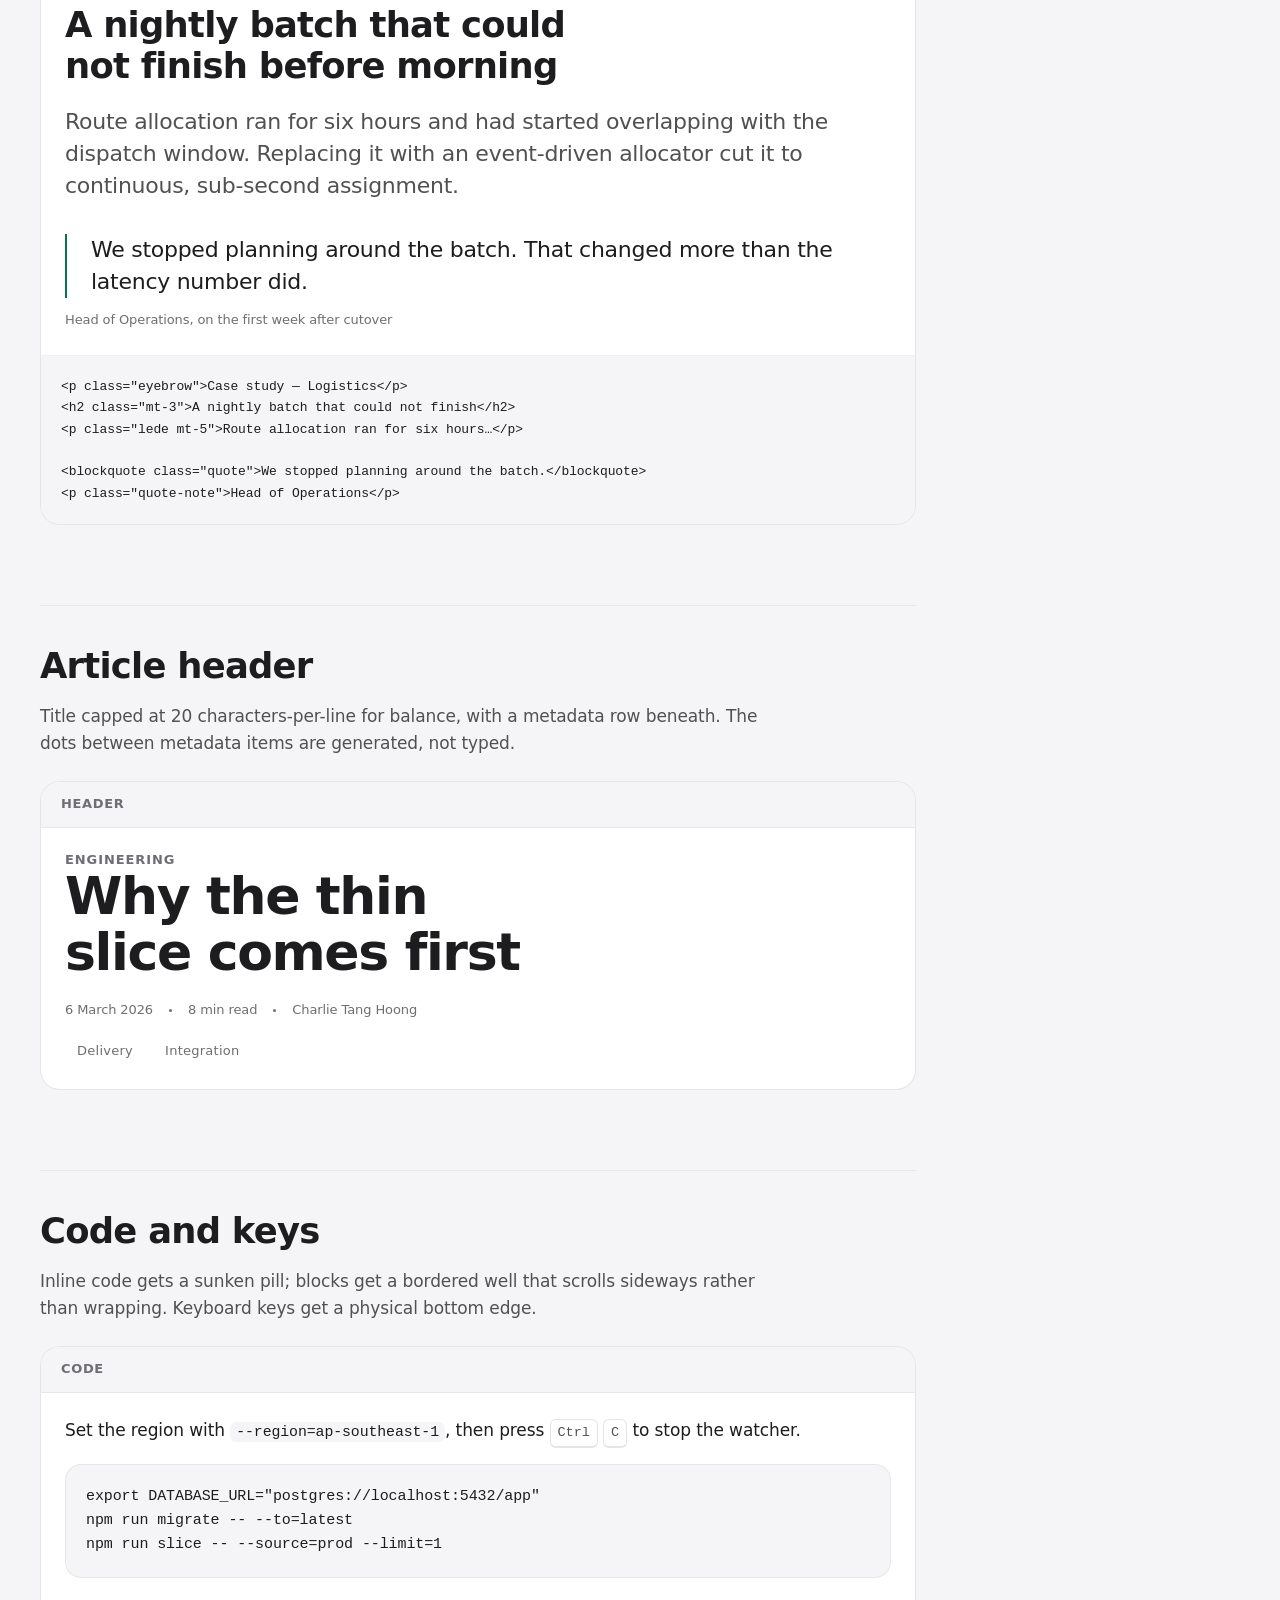
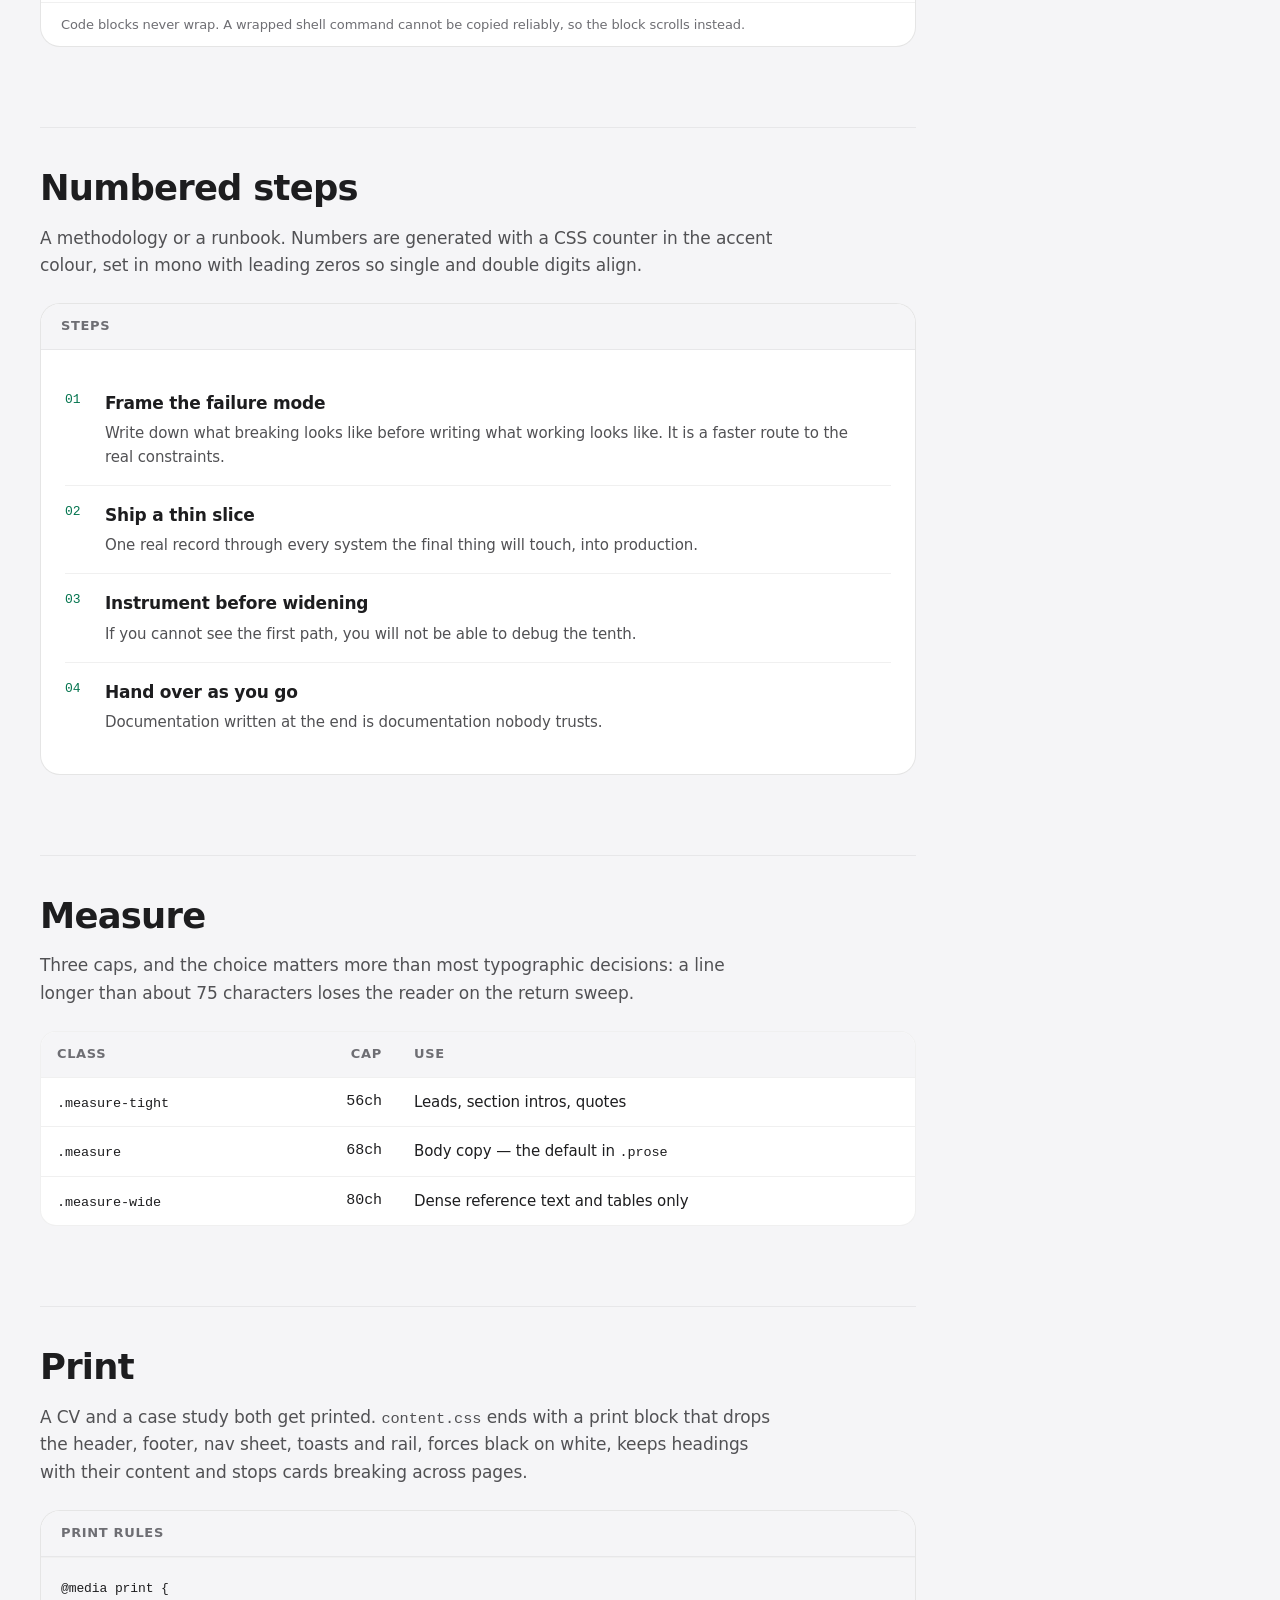
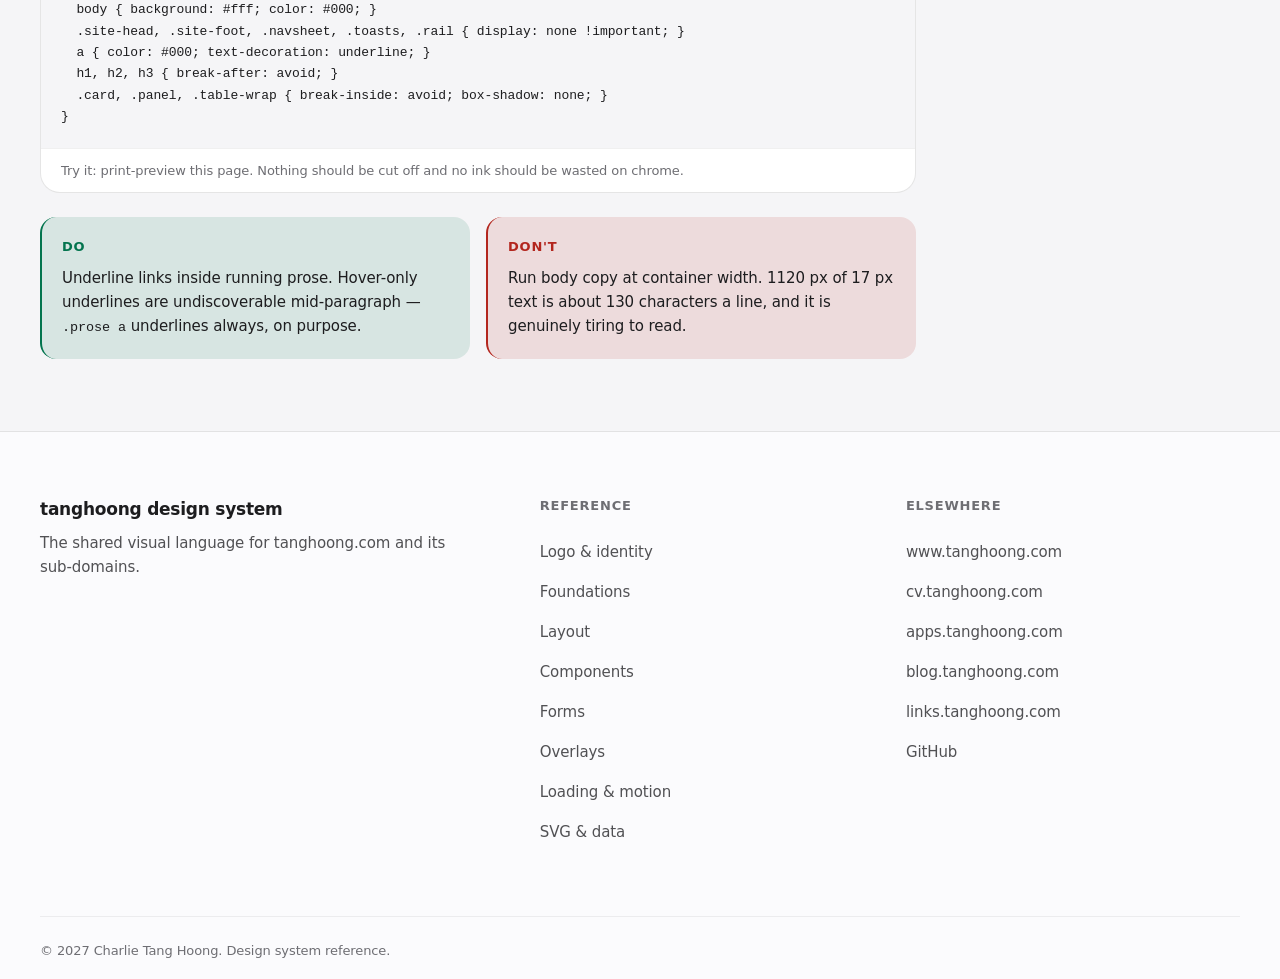
<file: pages/content.html>
<!doctype html>
<html lang="en">
<head>
<meta charset="utf-8">
<meta name="viewport" content="width=device-width, initial-scale=1, viewport-fit=cover">
<title>Content and prose — tanghoong design system</title>
<meta name="description" content="Long-form typography: the prose block, eyebrows, leads, quotes, article headers, code, keyboard keys, numbered steps, measure and print.">
<link rel="canonical" href="https://design.tanghoong.com/pages/content">
<meta property="og:type" content="website">
<meta property="og:site_name" content="tanghoong design system">
<meta property="og:title" content="Content and prose — tanghoong design system">
<meta property="og:description" content="Long-form typography: the prose block, eyebrows, leads, quotes, article headers, code, keyboard keys, numbered steps, measure and print.">
<meta property="og:url" content="https://design.tanghoong.com/pages/content">
<meta property="og:image" content="https://design.tanghoong.com/og.png">
<meta property="og:image:width" content="1200">
<meta property="og:image:height" content="630">
<meta property="og:image:alt" content="The tanghoong mark on a dark tile, above the words tanghoong design system.">
<meta name="twitter:card" content="summary_large_image">
<meta name="theme-color" content="#fbfbfd" media="(prefers-color-scheme: light)">
<meta name="theme-color" content="#000000" media="(prefers-color-scheme: dark)">
<link rel="icon" href="/favicon.ico" sizes="any">
<link rel="icon" href="/favicon.svg" type="image/svg+xml">
<link rel="apple-touch-icon" href="/apple-touch-icon.png">
<link rel="manifest" href="/site.webmanifest">
<!-- The whole system as one plain-text spec, for agents. These HTML pages are
     for humans; an agent should read this instead of crawling all nine. -->
<link rel="alternate" type="text/plain" href="/llms.txt" title="llms.txt — full spec for agents">
<!-- Runs before the stylesheet so the page never paints the wrong theme.
     try/catch because a browser with storage blocked must still render Auto. -->
<script>try{var t=localStorage.getItem('th');if(t==='light'||t==='dark')document.documentElement.dataset.theme=t;}catch(e){}</script>
<link rel="stylesheet" href="/assets/css/tokens.css">
<link rel="stylesheet" href="/assets/css/base.css">
<link rel="stylesheet" href="/assets/css/layout.css">
<link rel="stylesheet" href="/assets/css/components.css">
<link rel="stylesheet" href="/assets/css/forms.css">
<link rel="stylesheet" href="/assets/css/overlays.css">
<link rel="stylesheet" href="/assets/css/content.css">
<link rel="stylesheet" href="/assets/css/utilities.css">
<!-- conform:allow docs-css-shipped — this IS the reference site; docs.css
     styles the specimen frames. No product page should ever link it. -->
<link rel="stylesheet" href="/assets/css/docs.css">
</head>
<body>
<a class="skip" href="#main">Skip to content</a>

<header class="site-head">
  <div class="container container--wide head-in">
    <a class="brand" href="/">
      <svg class="brand__mark" viewBox="0 0 64 64" aria-hidden="true" focusable="false"><rect width="64" height="64" rx="14.3" fill="#1d1d1f"/><path d="M37 22a13 13 0 1 0 0 20" fill="none" stroke="#4dff9b" stroke-width="5.6" stroke-linecap="round"/><circle cx="49" cy="32" r="4.6" fill="#4dff9b"/></svg>
      <span>tanghoong <span class="t3">design</span></span>
    </a>

    <nav class="head-nav" aria-label="Primary">
      <a href="/pages/brand.html">Logo</a>
      <a href="/pages/foundations.html">Foundations</a>
      <a href="/pages/components.html">Components</a>
      <a href="/pages/forms.html">Forms</a>
      <a href="/pages/patterns.html">Patterns</a>
      <details class="menu">
        <summary>
          More <svg width="12" height="12" viewBox="0 0 24 24" fill="none" stroke="currentColor" stroke-width="2.5" aria-hidden="true"><path d="m6 9 6 6 6-6"/></svg>
        </summary>
        <div class="menu__list">
          <a href="/pages/layout.html">Layout</a>
          <a href="/pages/overlays.html">Overlays</a>
          <a href="/pages/loading.html">Loading &amp; motion</a>
          <a href="/pages/content.html">Content &amp; prose</a>
          <a href="/pages/svg.html">SVG &amp; data</a>
          <div class="menu__sep"></div>
          <a href="/pages/prompt.html">Agent prompt</a>
        </div>
      </details>
    </nav>

    <div class="head-end">
      <button class="iconbtn" type="button" data-theme-toggle aria-label="Theme">
        <svg class="ic ic--auto" width="18" height="18" viewBox="0 0 24 24" fill="none" stroke="currentColor" stroke-width="1.8" aria-hidden="true"><circle cx="12" cy="12" r="9"/><path d="M12 3v18a9 9 0 0 0 0-18Z" fill="currentColor" stroke="none"/></svg><svg class="ic ic--light" width="18" height="18" viewBox="0 0 24 24" fill="none" stroke="currentColor" stroke-width="1.8" aria-hidden="true"><circle cx="12" cy="12" r="4"/><path d="M12 2v2m0 16v2M4.9 4.9l1.4 1.4m11.4 11.4 1.4 1.4M2 12h2m16 0h2M4.9 19.1l1.4-1.4M17.7 6.3l1.4-1.4"/></svg><svg class="ic ic--dark" width="18" height="18" viewBox="0 0 24 24" fill="none" stroke="currentColor" stroke-width="1.8" aria-hidden="true"><path d="M20 14.5A8.5 8.5 0 0 1 9.5 4a8.5 8.5 0 1 0 10.5 10.5Z"/></svg>
      </button>
      <button class="iconbtn navsheet__trigger" type="button" data-navsheet-open aria-label="Menu" aria-haspopup="dialog">
        <svg width="20" height="20" viewBox="0 0 24 24" fill="none" stroke="currentColor" stroke-width="2" aria-hidden="true"><path d="M4 7h16M4 12h16M4 17h16"/></svg>
      </button>
    </div>
  </div>

</header>

<dialog class="drawer navsheet" data-navsheet aria-label="Site menu">
  <div class="navsheet__panel">
    <div class="navsheet__head">
      <span class="navsheet__title">Design system</span>
      <button class="iconbtn" type="button" data-close aria-label="Close menu">
        <svg width="18" height="18" viewBox="0 0 24 24" fill="none" stroke="currentColor" stroke-width="2" aria-hidden="true"><path d="M6 6l12 12M18 6 6 18"/></svg>
      </button>
    </div>
    <a class="sheet-row" href="/pages/brand.html">Logo &amp; identity</a>
    <a class="sheet-row" href="/pages/foundations.html">Foundations</a>
    <a class="sheet-row" href="/pages/layout.html">Layout</a>
    <a class="sheet-row" href="/pages/components.html">Components</a>
    <a class="sheet-row" href="/pages/forms.html">Forms</a>
    <a class="sheet-row" href="/pages/overlays.html">Overlays</a>
    <a class="sheet-row" href="/pages/loading.html">Loading &amp; motion</a>
    <a class="sheet-row" href="/pages/content.html">Content &amp; prose</a>
    <a class="sheet-row" href="/pages/svg.html">SVG &amp; data</a>
    <a class="sheet-row" href="/pages/patterns.html">Patterns</a>
    <a class="sheet-row" href="/pages/prompt.html">Agent prompt</a>
    <div class="sheet-tools">
      <button class="iconbtn" type="button" data-theme-toggle aria-label="Theme">
        <svg class="ic ic--auto" width="18" height="18" viewBox="0 0 24 24" fill="none" stroke="currentColor" stroke-width="1.8" aria-hidden="true"><circle cx="12" cy="12" r="9"/><path d="M12 3v18a9 9 0 0 0 0-18Z" fill="currentColor" stroke="none"/></svg><svg class="ic ic--light" width="18" height="18" viewBox="0 0 24 24" fill="none" stroke="currentColor" stroke-width="1.8" aria-hidden="true"><circle cx="12" cy="12" r="4"/><path d="M12 2v2m0 16v2M4.9 4.9l1.4 1.4m11.4 11.4 1.4 1.4M2 12h2m16 0h2M4.9 19.1l1.4-1.4M17.7 6.3l1.4-1.4"/></svg><svg class="ic ic--dark" width="18" height="18" viewBox="0 0 24 24" fill="none" stroke="currentColor" stroke-width="1.8" aria-hidden="true"><path d="M20 14.5A8.5 8.5 0 0 1 9.5 4a8.5 8.5 0 1 0 10.5 10.5Z"/></svg>
      </button>
    </div>
  </div>
</dialog>

<main id="main">
<section class="section section--tight s-page">
  <div class="container container--wide">
    <ol class="crumb"><li><a href="/">Design system</a></li><li aria-current="page">Content</li></ol>
    <p class="eyebrow mt-6">08 — Content</p>
    <h1 class="mt-3">Content &amp; prose</h1>
    <p class="lede mt-6">Long-form typography. Set <code>.prose</code> on the wrapper and author plain HTML inside it — headings, paragraphs, lists, quotes and code all get their rhythm without a class on a single child.</p>
  </div>
</section>

<section class="section section--tight s-sunken">
<div class="container container--wide">
<div class="with-aside">
<div>

  <h2 id="prose">The prose block</h2>
  <p class="t2 mt-4 measure">Capped at 68 characters. Spacing comes from the owl selector — <code>.prose &gt; * + *</code> — so every sibling gets top space and the first child gets none. That is what keeps the rhythm even when the content is generated from Markdown and you cannot add classes.</p>

  <div class="spec mt-6">
    <div class="spec__label">Live prose</div>
    <div class="spec__demo">
      <article class="prose">
        <h2>Why the thin slice comes first</h2>
        <p>Most integration projects fail in the same place: the second week, when the first real payload arrives and it does not look like the documentation. A thin slice — one record, end to end, into production — surfaces that on day three instead of week six.</p>
        <p>It also settles the arguments that otherwise run for a month. You cannot debate whether the queue can handle the volume once there is a queue handling volume, and you cannot debate the schema once a real record has been through it. See the <a href="/pages/patterns.html">patterns page</a> for how this gets written up.</p>

        <h3>What goes in the slice</h3>
        <p>The smallest path that touches every system the final thing will touch. Not the simplest feature — the <strong>narrowest complete one</strong>. Specifically:</p>
        <ul>
          <li>One real record from the real source, not a fixture</li>
          <li>The actual transport, with the actual auth</li>
          <li>Whatever the destination system does on write, including its side effects</li>
          <li>One alert that fires when the thing breaks
            <ul>
              <li>Pointing at a person, not a channel</li>
              <li>With enough context to act on at 3am</li>
            </ul>
          </li>
        </ul>

        <blockquote>
          The slice is not a prototype. It is the first ten per cent of the real system, and it stays in production.
          <cite>Delivery note, 2024</cite>
        </blockquote>

        <h3>What it costs</h3>
        <p>Roughly a week, sometimes two if credentials are slow. That is real time, and it is the most common thing a client asks to skip. It is also the only week that reliably pays for itself — the alternative is discovering the same facts in week six with a deadline attached.</p>
        <p>Run it with <code>npm run slice</code> and check the output against the schema in <code>docs/contract.md</code> before widening.</p>
        <pre><code>$ npm run slice -- --source=prod --limit=1
  → fetched 1 record   (312 ms)
  → transformed        (4 ms)
  → wrote to sink      (89 ms)
  ✓ round trip 405 ms</code></pre>

        <h4>A smaller heading</h4>
        <p>Used sparingly — a fourth level usually means the section wants splitting.</p>

        <table>
          <thead><tr><th>Phase</th><th>Duration</th><th>Output</th></tr></thead>
          <tbody>
            <tr><td>Discovery</td><td>1–2 weeks</td><td>Written architecture</td></tr>
            <tr><td>Thin slice</td><td>1 week</td><td>One path in production</td></tr>
            <tr><td>Build</td><td>Fixed scope</td><td>The rest of the paths</td></tr>
          </tbody>
        </table>

        <figure>
          <img src="data:image/svg+xml,%3Csvg xmlns='http://www.w3.org/2000/svg' viewBox='0 0 800 300'%3E%3Crect width='800' height='300' fill='%23f5f5f7'/%3E%3Ctext x='400' y='155' font-family='system-ui' font-size='22' fill='%236e6e73' text-anchor='middle'%3EDiagram or screenshot%3C/text%3E%3C/svg%3E" alt="Placeholder illustrating where a diagram sits in prose." width="800" height="300">
          <figcaption>Figures get a hairline border and a 16&nbsp;px radius. The caption is small, quiet and left-aligned.</figcaption>
        </figure>

        <hr>

        <p><small>Footnotes and asides use <code>&lt;small&gt;</code>, which drops to 15&nbsp;px and secondary ink.</small></p>
      </article>
    </div>
    <p class="spec__note">Note that nothing inside <code>&lt;article class="prose"&gt;</code> carries a class. That is the point — Markdown output drops straight in.</p>
  </div>

  <h2 id="lead">Eyebrow, lead and quote</h2>
  <p class="t2 mt-4 measure">The three pieces that open a page. An eyebrow labels the section, the heading names it, and the lead makes the case for reading on.</p>

  <div class="spec mt-6">
    <div class="spec__label">Opening block</div>
    <div class="spec__demo">
      <p class="eyebrow">Case study — Logistics</p>
      <h2 class="mt-3">A nightly batch that could not finish before morning</h2>
      <p class="lede mt-5">Route allocation ran for six hours and had started overlapping with the dispatch window. Replacing it with an event-driven allocator cut it to continuous, sub-second assignment.</p>
      <blockquote class="quote mt-8">
        We stopped planning around the batch. That changed more than the latency number did.
      </blockquote>
      <p class="quote-note">Head of Operations, on the first week after cutover</p>
    </div>
    <div class="spec__code">
<pre>&lt;p class="eyebrow"&gt;Case study — Logistics&lt;/p&gt;
&lt;h2 class="mt-3"&gt;A nightly batch that could not finish&lt;/h2&gt;
&lt;p class="lede mt-5"&gt;Route allocation ran for six hours…&lt;/p&gt;

&lt;blockquote class="quote"&gt;We stopped planning around the batch.&lt;/blockquote&gt;
&lt;p class="quote-note"&gt;Head of Operations&lt;/p&gt;</pre>
    </div>
  </div>

  <h2 id="article">Article header</h2>
  <p class="t2 mt-4 measure">Title capped at 20 characters-per-line for balance, with a metadata row beneath. The dots between metadata items are generated, not typed.</p>

  <div class="spec mt-6">
    <div class="spec__label">Header</div>
    <div class="spec__demo">
      <header class="article-head">
        <p class="eyebrow">Engineering</p>
        <p class="as-h1">Why the thin slice comes first</p>
        <div class="article-meta">
          <span>6 March 2026</span>
          <span>8 min read</span>
          <span>Charlie Tang Hoong</span>
        </div>
        <div class="chips mt-4">
          <span class="chip">Delivery</span>
          <span class="chip">Integration</span>
        </div>
      </header>
    </div>
  </div>

  <h2 id="code">Code and keys</h2>
  <p class="t2 mt-4 measure">Inline code gets a sunken pill; blocks get a bordered well that scrolls sideways rather than wrapping. Keyboard keys get a physical bottom edge.</p>

  <div class="spec mt-6">
    <div class="spec__label">Code</div>
    <div class="spec__demo">
      <p>Set the region with <code class="code-inline">--region=ap-southeast-1</code>, then press <kbd class="kbd">Ctrl</kbd> <kbd class="kbd">C</kbd> to stop the watcher.</p>
      <pre class="codeblock mt-4">export DATABASE_URL="postgres://localhost:5432/app"
npm run migrate -- --to=latest
npm run slice -- --source=prod --limit=1</pre>
    </div>
    <p class="spec__note">Code blocks never wrap. A wrapped shell command cannot be copied reliably, so the block scrolls instead.</p>
  </div>

  <h2 id="steps">Numbered steps</h2>
  <p class="t2 mt-4 measure">A methodology or a runbook. Numbers are generated with a CSS counter in the accent colour, set in mono with leading zeros so single and double digits align.</p>

  <div class="spec mt-6">
    <div class="spec__label">Steps</div>
    <div class="spec__demo">
      <ol class="steps">
        <li><p class="steps__title">Frame the failure mode</p><p class="steps__desc">Write down what breaking looks like before writing what working looks like. It is a faster route to the real constraints.</p></li>
        <li><p class="steps__title">Ship a thin slice</p><p class="steps__desc">One real record through every system the final thing will touch, into production.</p></li>
        <li><p class="steps__title">Instrument before widening</p><p class="steps__desc">If you cannot see the first path, you will not be able to debug the tenth.</p></li>
        <li><p class="steps__title">Hand over as you go</p><p class="steps__desc">Documentation written at the end is documentation nobody trusts.</p></li>
      </ol>
    </div>
  </div>

  <h2 id="measure">Measure</h2>
  <p class="t2 mt-4 measure">Three caps, and the choice matters more than most typographic decisions: a line longer than about 75 characters loses the reader on the return sweep.</p>

  <div class="table-wrap mt-6">
    <table class="table">
      <thead><tr><th>Class</th><th class="num">Cap</th><th>Use</th></tr></thead>
      <tbody>
        <tr><td><code>.measure-tight</code></td><td class="num mono">56ch</td><td>Leads, section intros, quotes</td></tr>
        <tr><td><code>.measure</code></td><td class="num mono">68ch</td><td>Body copy — the default in <code>.prose</code></td></tr>
        <tr><td><code>.measure-wide</code></td><td class="num mono">80ch</td><td>Dense reference text and tables only</td></tr>
      </tbody>
    </table>
  </div>

  <h2 id="print">Print</h2>
  <p class="t2 mt-4 measure">A CV and a case study both get printed. <code>content.css</code> ends with a print block that drops the header, footer, nav sheet, toasts and rail, forces black on white, keeps headings with their content and stops cards breaking across pages.</p>

  <div class="spec mt-6">
    <div class="spec__label">Print rules</div>
    <div class="spec__code">
<pre>@media print {
  body { background: #fff; color: #000; }
  .site-head, .site-foot, .navsheet, .toasts, .rail { display: none !important; }
  a { color: #000; text-decoration: underline; }
  h1, h2, h3 { break-after: avoid; }
  .card, .panel, .table-wrap { break-inside: avoid; box-shadow: none; }
}</pre>
    </div>
    <p class="spec__note">Try it: print-preview this page. Nothing should be cut off and no ink should be wasted on chrome.</p>
  </div>

  <div class="rules mt-6">
    <div class="rule rule--do">
      <span class="rule__h">Do</span>
      Underline links inside running prose. Hover-only underlines are undiscoverable mid-paragraph — <code>.prose a</code> underlines always, on purpose.
    </div>
    <div class="rule rule--dont">
      <span class="rule__h">Don't</span>
      Run body copy at container width. 1120&nbsp;px of 17&nbsp;px text is about 130 characters a line, and it is genuinely tiring to read.
    </div>
  </div>

</div>

<aside class="rail">
  <p class="rail__h">Content</p>
  <ul class="rail__list">
    <li><a href="#prose">The prose block</a></li>
    <li><a href="#lead">Eyebrow and lead</a></li>
    <li><a href="#article">Article header</a></li>
    <li><a href="#code">Code and keys</a></li>
    <li><a href="#steps">Numbered steps</a></li>
    <li><a href="#measure">Measure</a></li>
    <li><a href="#print">Print</a></li>
  </ul>
</aside>
</div>
</div>
</section>
</main>

<footer class="site-foot">
  <div class="container container--wide">
    <div class="foot-grid">
      <div>
        <p class="foot-name">tanghoong design system</p>
        <p class="foot-role">The shared visual language for tanghoong.com and its sub-domains.</p>
      </div>
      <div>
        <p class="foot-h">Reference</p>
        <ul class="foot-list">
          <li><a href="/pages/brand.html">Logo &amp; identity</a></li>
          <li><a href="/pages/foundations.html">Foundations</a></li>
          <li><a href="/pages/layout.html">Layout</a></li>
          <li><a href="/pages/components.html">Components</a></li>
          <li><a href="/pages/forms.html">Forms</a></li>
          <li><a href="/pages/overlays.html">Overlays</a></li>
          <li><a href="/pages/loading.html">Loading &amp; motion</a></li>
          <li><a href="/pages/svg.html">SVG &amp; data</a></li>
        </ul>
      </div>
      <div>
        <p class="foot-h">Elsewhere</p>
        <ul class="foot-list">
          <li><a href="https://www.tanghoong.com/">www.tanghoong.com</a></li>
          <li><a href="https://cv.tanghoong.com/">cv.tanghoong.com</a></li>
          <li><a href="https://apps.tanghoong.com/">apps.tanghoong.com</a></li>
          <li><a href="https://blog.tanghoong.com/">blog.tanghoong.com</a></li>
          <li><a href="https://links.tanghoong.com/">links.tanghoong.com</a></li>
          <li><a href="https://github.com/tanghoong">GitHub</a></li>
        </ul>
      </div>
    </div>
    <p class="foot-legal">&copy; 2027 Charlie Tang Hoong. Design system reference.</p>
  </div>
</footer>

<script src="/assets/js/theme.js" defer></script>
<script src="/assets/js/nav.js" defer></script>
<script src="/assets/js/docs.js" defer></script>
</body>
</html>
</file>
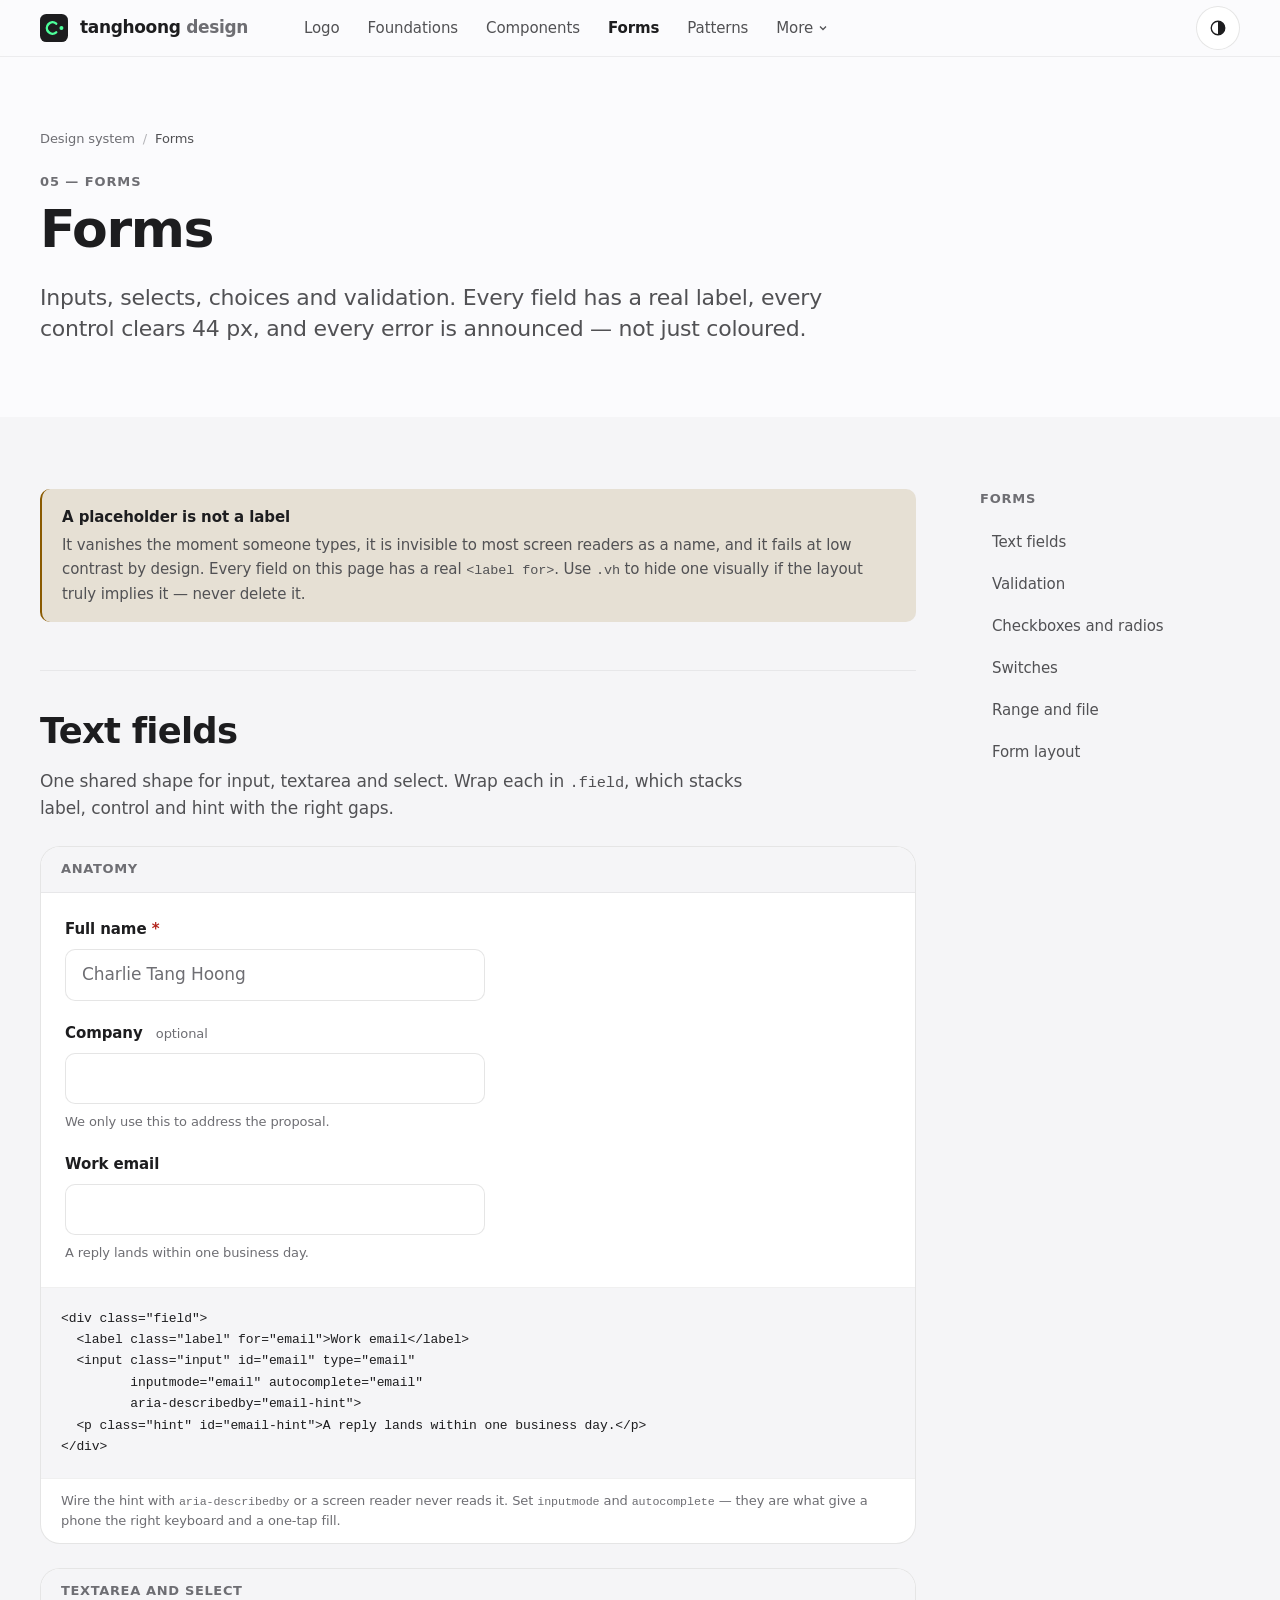
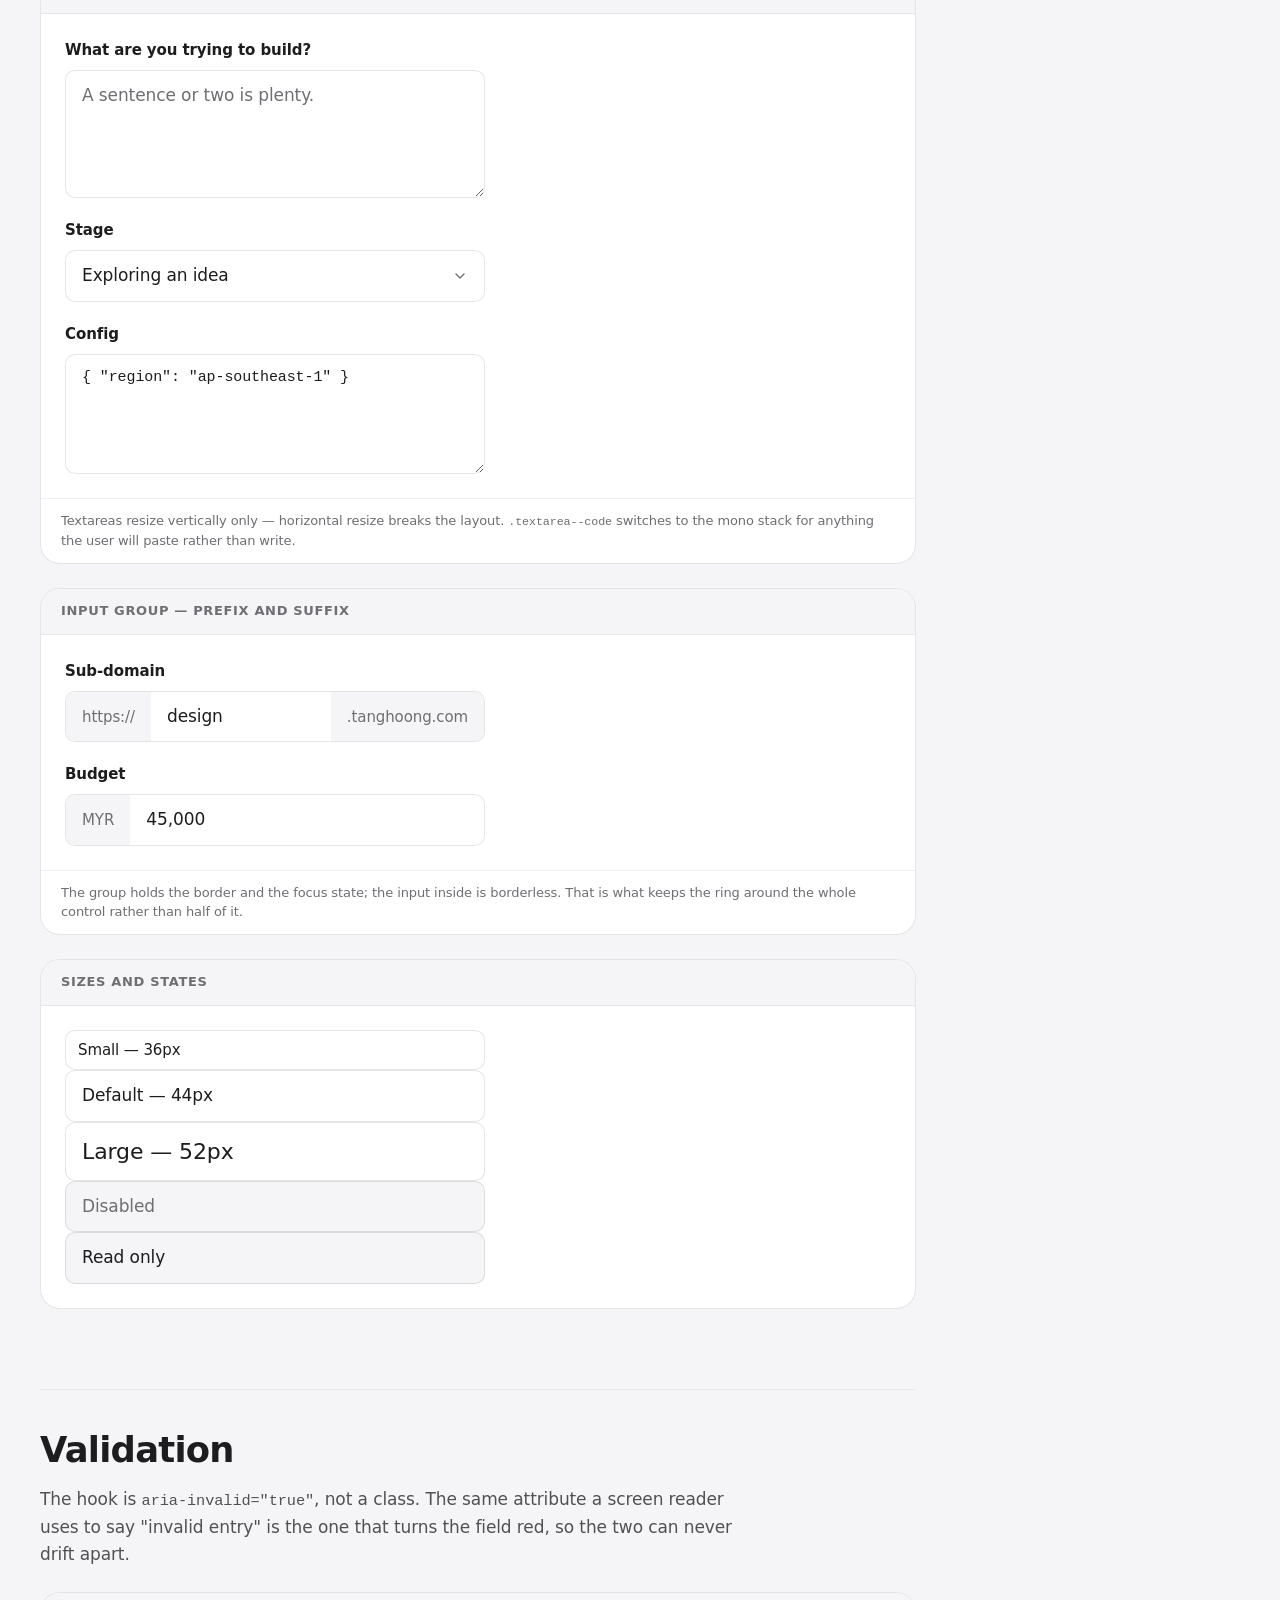
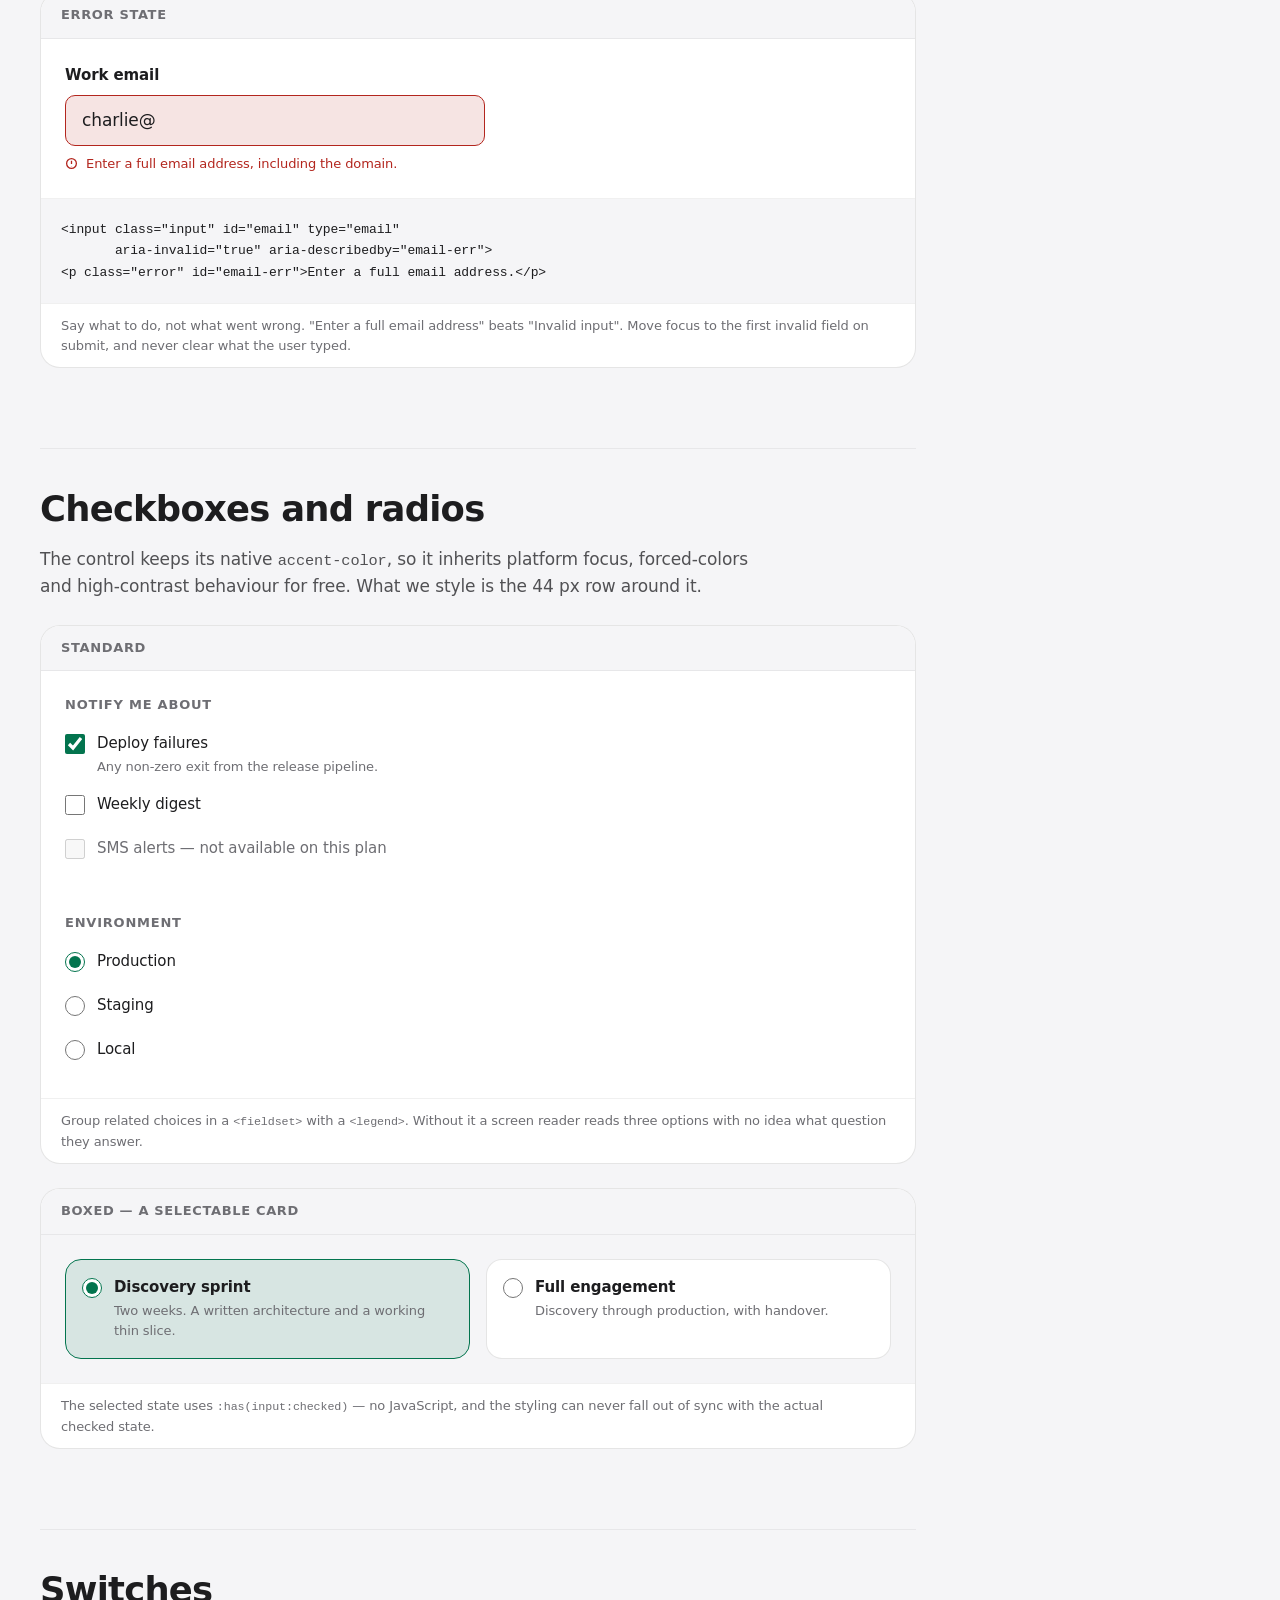
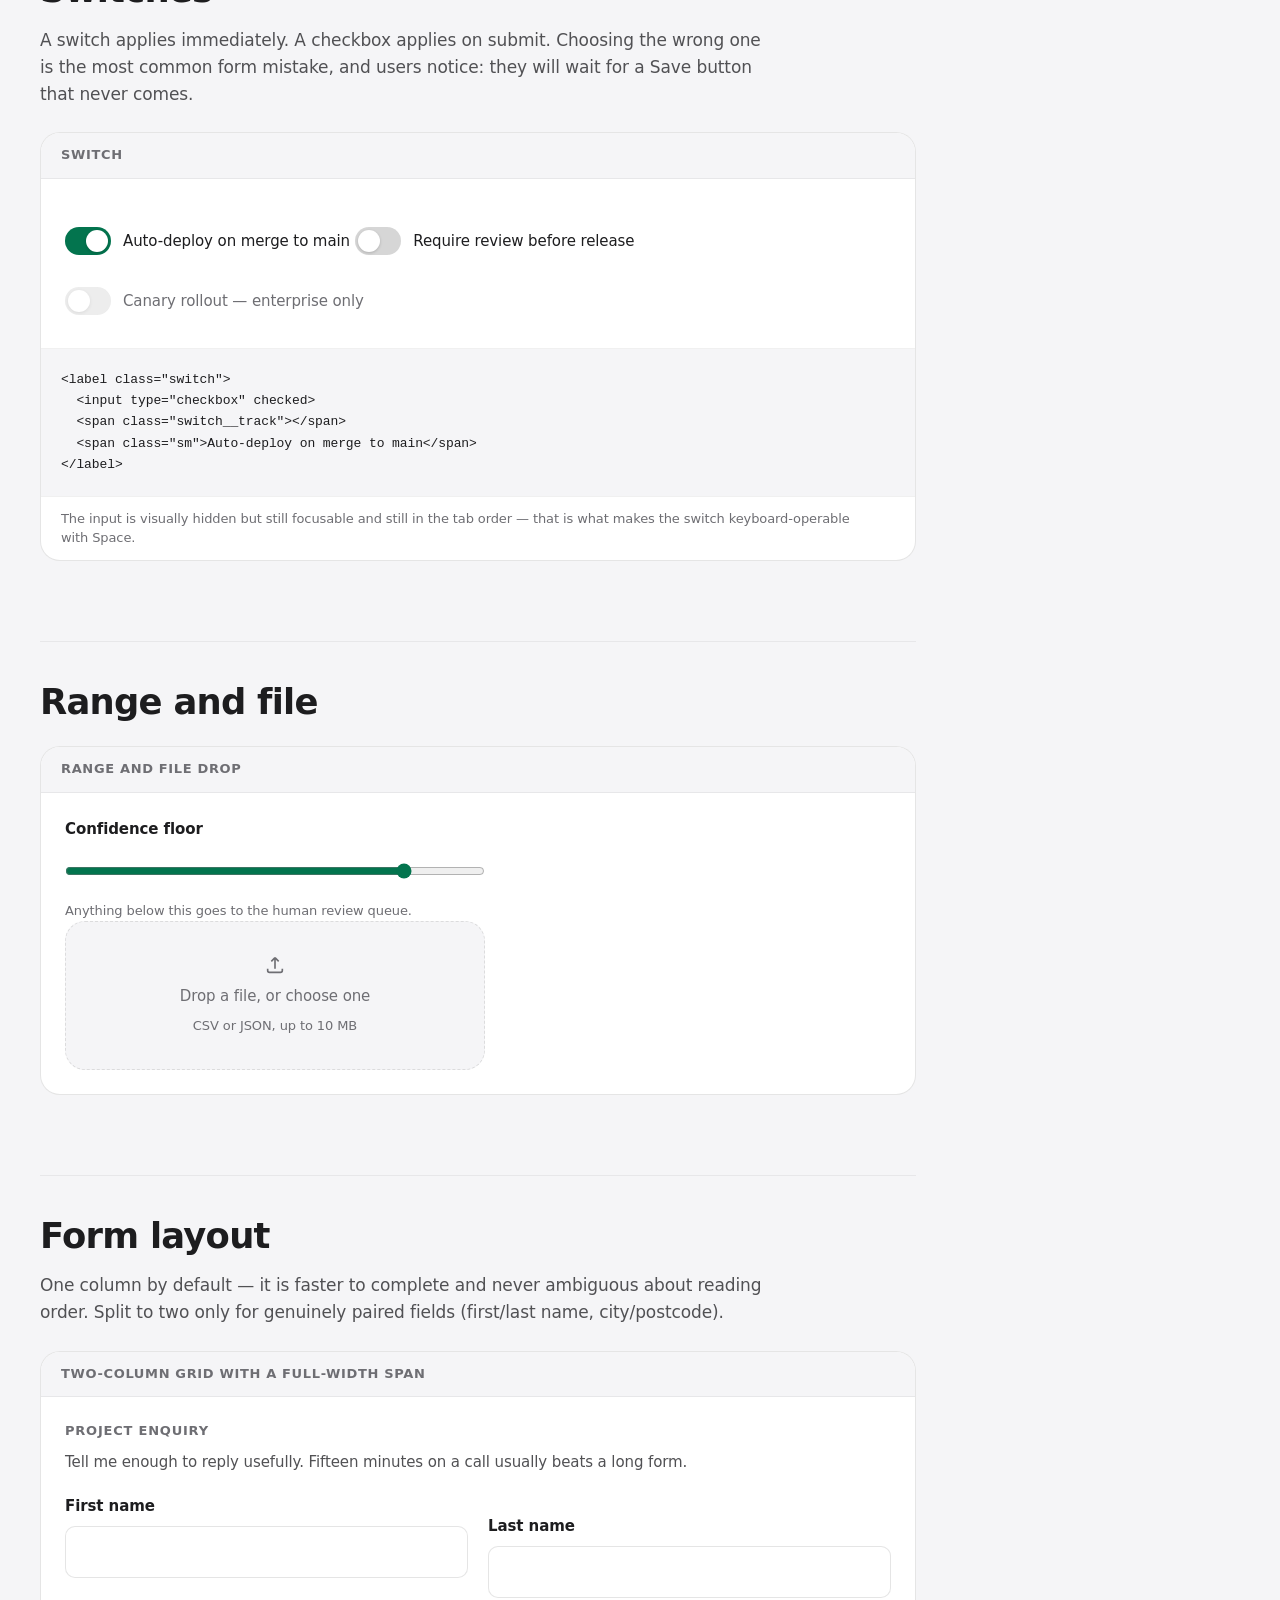
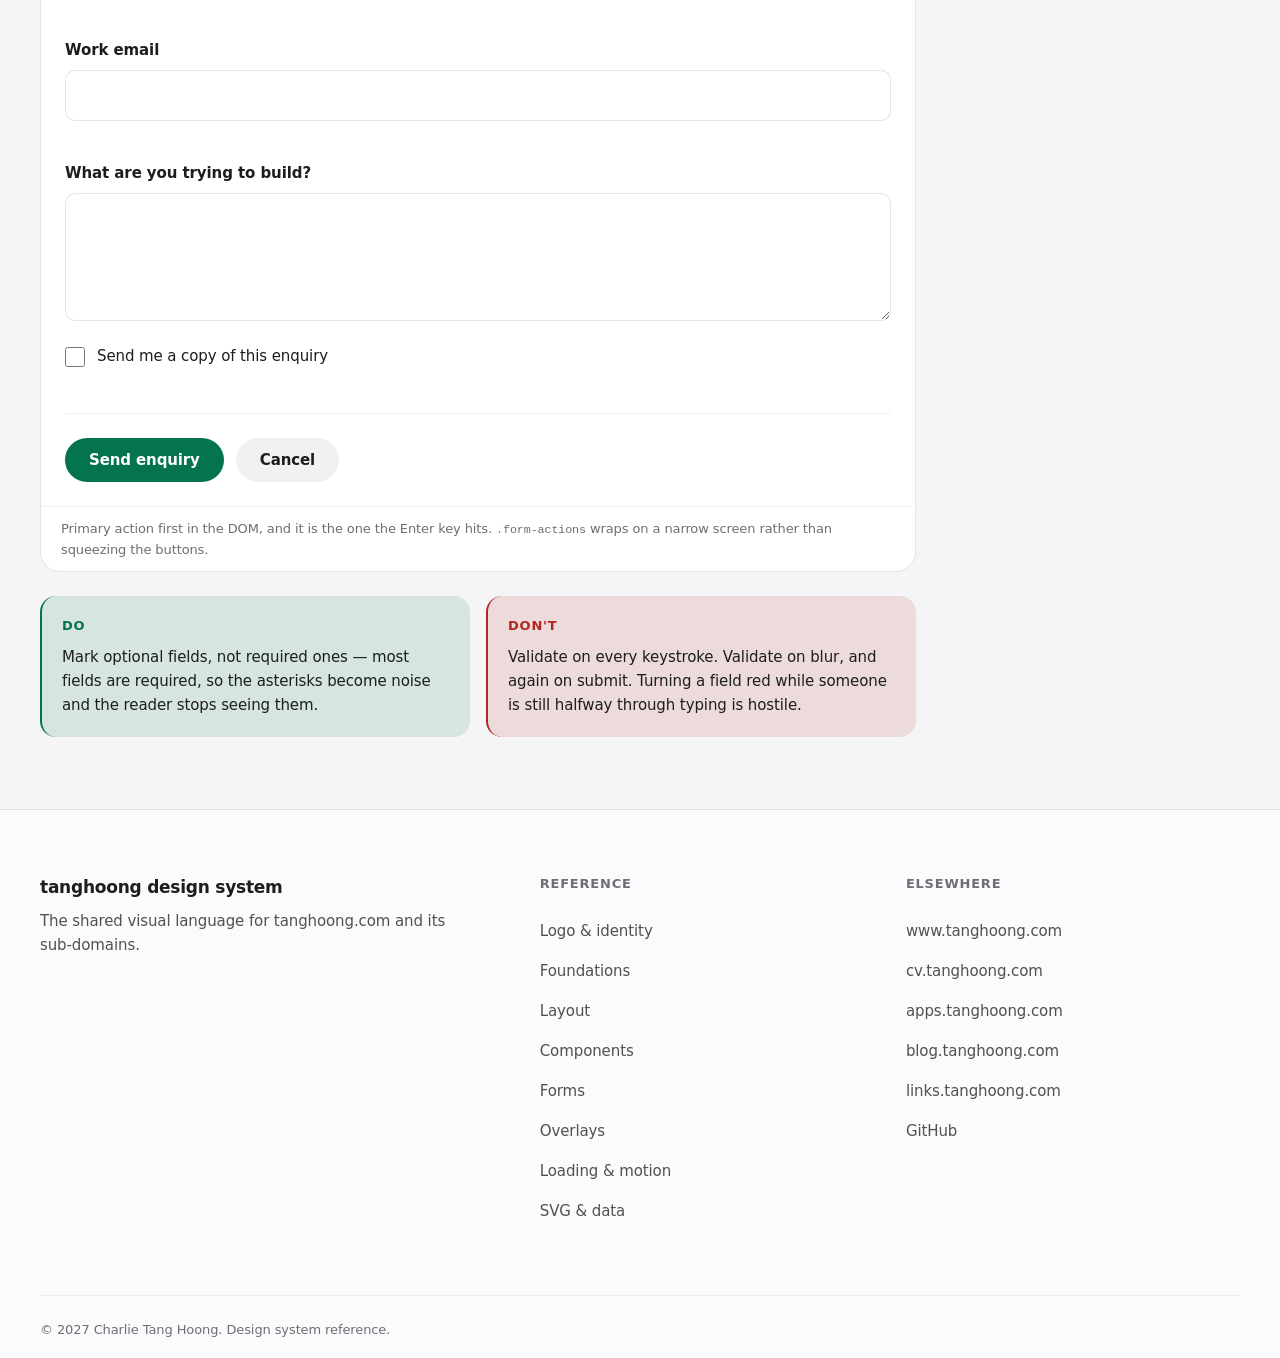
<file: pages/forms.html>
<!doctype html>
<html lang="en">
<head>
<meta charset="utf-8">
<meta name="viewport" content="width=device-width, initial-scale=1, viewport-fit=cover">
<title>Forms — tanghoong design system</title>
<meta name="description" content="Inputs, textareas, selects, input groups, checkboxes, radios, switches, file drops, validation states and form layout.">
<link rel="canonical" href="https://design.tanghoong.com/pages/forms">
<meta property="og:type" content="website">
<meta property="og:site_name" content="tanghoong design system">
<meta property="og:title" content="Forms — tanghoong design system">
<meta property="og:description" content="Inputs, textareas, selects, input groups, checkboxes, radios, switches, file drops, validation states and form layout.">
<meta property="og:url" content="https://design.tanghoong.com/pages/forms">
<meta property="og:image" content="https://design.tanghoong.com/og.png">
<meta property="og:image:width" content="1200">
<meta property="og:image:height" content="630">
<meta property="og:image:alt" content="The tanghoong mark on a dark tile, above the words tanghoong design system.">
<meta name="twitter:card" content="summary_large_image">
<meta name="theme-color" content="#fbfbfd" media="(prefers-color-scheme: light)">
<meta name="theme-color" content="#000000" media="(prefers-color-scheme: dark)">
<link rel="icon" href="/favicon.ico" sizes="any">
<link rel="icon" href="/favicon.svg" type="image/svg+xml">
<link rel="apple-touch-icon" href="/apple-touch-icon.png">
<link rel="manifest" href="/site.webmanifest">
<!-- The whole system as one plain-text spec, for agents. These HTML pages are
     for humans; an agent should read this instead of crawling all nine. -->
<link rel="alternate" type="text/plain" href="/llms.txt" title="llms.txt — full spec for agents">
<!-- Runs before the stylesheet so the page never paints the wrong theme.
     try/catch because a browser with storage blocked must still render Auto. -->
<script>try{var t=localStorage.getItem('th');if(t==='light'||t==='dark')document.documentElement.dataset.theme=t;}catch(e){}</script>
<link rel="stylesheet" href="/assets/css/tokens.css">
<link rel="stylesheet" href="/assets/css/base.css">
<link rel="stylesheet" href="/assets/css/layout.css">
<link rel="stylesheet" href="/assets/css/components.css">
<link rel="stylesheet" href="/assets/css/forms.css">
<link rel="stylesheet" href="/assets/css/overlays.css">
<link rel="stylesheet" href="/assets/css/content.css">
<link rel="stylesheet" href="/assets/css/utilities.css">
<!-- conform:allow one-primary — the form specimens each carry their own submit -->
<!-- conform:allow docs-css-shipped — this IS the reference site; docs.css
     styles the specimen frames. No product page should ever link it. -->
<link rel="stylesheet" href="/assets/css/docs.css">
</head>
<body>
<a class="skip" href="#main">Skip to content</a>

<header class="site-head">
  <div class="container container--wide head-in">
    <a class="brand" href="/">
      <svg class="brand__mark" viewBox="0 0 64 64" aria-hidden="true" focusable="false"><rect width="64" height="64" rx="14.3" fill="#1d1d1f"/><path d="M37 22a13 13 0 1 0 0 20" fill="none" stroke="#4dff9b" stroke-width="5.6" stroke-linecap="round"/><circle cx="49" cy="32" r="4.6" fill="#4dff9b"/></svg>
      <span>tanghoong <span class="t3">design</span></span>
    </a>

    <nav class="head-nav" aria-label="Primary">
      <a href="/pages/brand.html">Logo</a>
      <a href="/pages/foundations.html">Foundations</a>
      <a href="/pages/components.html">Components</a>
      <a href="/pages/forms.html">Forms</a>
      <a href="/pages/patterns.html">Patterns</a>
      <details class="menu">
        <summary>
          More <svg width="12" height="12" viewBox="0 0 24 24" fill="none" stroke="currentColor" stroke-width="2.5" aria-hidden="true"><path d="m6 9 6 6 6-6"/></svg>
        </summary>
        <div class="menu__list">
          <a href="/pages/layout.html">Layout</a>
          <a href="/pages/overlays.html">Overlays</a>
          <a href="/pages/loading.html">Loading &amp; motion</a>
          <a href="/pages/content.html">Content &amp; prose</a>
          <a href="/pages/svg.html">SVG &amp; data</a>
          <div class="menu__sep"></div>
          <a href="/pages/prompt.html">Agent prompt</a>
        </div>
      </details>
    </nav>

    <div class="head-end">
      <button class="iconbtn" type="button" data-theme-toggle aria-label="Theme">
        <svg class="ic ic--auto" width="18" height="18" viewBox="0 0 24 24" fill="none" stroke="currentColor" stroke-width="1.8" aria-hidden="true"><circle cx="12" cy="12" r="9"/><path d="M12 3v18a9 9 0 0 0 0-18Z" fill="currentColor" stroke="none"/></svg><svg class="ic ic--light" width="18" height="18" viewBox="0 0 24 24" fill="none" stroke="currentColor" stroke-width="1.8" aria-hidden="true"><circle cx="12" cy="12" r="4"/><path d="M12 2v2m0 16v2M4.9 4.9l1.4 1.4m11.4 11.4 1.4 1.4M2 12h2m16 0h2M4.9 19.1l1.4-1.4M17.7 6.3l1.4-1.4"/></svg><svg class="ic ic--dark" width="18" height="18" viewBox="0 0 24 24" fill="none" stroke="currentColor" stroke-width="1.8" aria-hidden="true"><path d="M20 14.5A8.5 8.5 0 0 1 9.5 4a8.5 8.5 0 1 0 10.5 10.5Z"/></svg>
      </button>
      <button class="iconbtn navsheet__trigger" type="button" data-navsheet-open aria-label="Menu" aria-haspopup="dialog">
        <svg width="20" height="20" viewBox="0 0 24 24" fill="none" stroke="currentColor" stroke-width="2" aria-hidden="true"><path d="M4 7h16M4 12h16M4 17h16"/></svg>
      </button>
    </div>
  </div>

</header>

<dialog class="drawer navsheet" data-navsheet aria-label="Site menu">
  <div class="navsheet__panel">
    <div class="navsheet__head">
      <span class="navsheet__title">Design system</span>
      <button class="iconbtn" type="button" data-close aria-label="Close menu">
        <svg width="18" height="18" viewBox="0 0 24 24" fill="none" stroke="currentColor" stroke-width="2" aria-hidden="true"><path d="M6 6l12 12M18 6 6 18"/></svg>
      </button>
    </div>
    <a class="sheet-row" href="/pages/brand.html">Logo &amp; identity</a>
    <a class="sheet-row" href="/pages/foundations.html">Foundations</a>
    <a class="sheet-row" href="/pages/layout.html">Layout</a>
    <a class="sheet-row" href="/pages/components.html">Components</a>
    <a class="sheet-row" href="/pages/forms.html">Forms</a>
    <a class="sheet-row" href="/pages/overlays.html">Overlays</a>
    <a class="sheet-row" href="/pages/loading.html">Loading &amp; motion</a>
    <a class="sheet-row" href="/pages/content.html">Content &amp; prose</a>
    <a class="sheet-row" href="/pages/svg.html">SVG &amp; data</a>
    <a class="sheet-row" href="/pages/patterns.html">Patterns</a>
    <a class="sheet-row" href="/pages/prompt.html">Agent prompt</a>
    <div class="sheet-tools">
      <button class="iconbtn" type="button" data-theme-toggle aria-label="Theme">
        <svg class="ic ic--auto" width="18" height="18" viewBox="0 0 24 24" fill="none" stroke="currentColor" stroke-width="1.8" aria-hidden="true"><circle cx="12" cy="12" r="9"/><path d="M12 3v18a9 9 0 0 0 0-18Z" fill="currentColor" stroke="none"/></svg><svg class="ic ic--light" width="18" height="18" viewBox="0 0 24 24" fill="none" stroke="currentColor" stroke-width="1.8" aria-hidden="true"><circle cx="12" cy="12" r="4"/><path d="M12 2v2m0 16v2M4.9 4.9l1.4 1.4m11.4 11.4 1.4 1.4M2 12h2m16 0h2M4.9 19.1l1.4-1.4M17.7 6.3l1.4-1.4"/></svg><svg class="ic ic--dark" width="18" height="18" viewBox="0 0 24 24" fill="none" stroke="currentColor" stroke-width="1.8" aria-hidden="true"><path d="M20 14.5A8.5 8.5 0 0 1 9.5 4a8.5 8.5 0 1 0 10.5 10.5Z"/></svg>
      </button>
    </div>
  </div>
</dialog>

<main id="main">
<section class="section section--tight s-page">
  <div class="container container--wide">
    <ol class="crumb"><li><a href="/">Design system</a></li><li aria-current="page">Forms</li></ol>
    <p class="eyebrow mt-6">05 — Forms</p>
    <h1 class="mt-3">Forms</h1>
    <p class="lede mt-6">Inputs, selects, choices and validation. Every field has a real label, every control clears 44&nbsp;px, and every error is announced — not just coloured.</p>
  </div>
</section>

<section class="section section--tight s-sunken">
<div class="container container--wide">
<div class="with-aside">
<div>

  <div class="note note--warn">
    <strong class="note__title">A placeholder is not a label</strong>
    It vanishes the moment someone types, it is invisible to most screen readers as a name, and it fails at low contrast by design. Every field on this page has a real <code>&lt;label for&gt;</code>. Use <code>.vh</code> to hide one visually if the layout truly implies it — never delete it.
  </div>

  <h2 id="fields">Text fields</h2>
  <p class="t2 mt-4 measure">One shared shape for input, textarea and select. Wrap each in <code>.field</code>, which stacks label, control and hint with the right gaps.</p>

  <div class="spec mt-6">
    <div class="spec__label">Anatomy</div>
    <div class="spec__demo">
      <div class="demo-narrow">
        <div class="field">
          <label class="label" for="f-name">Full name <span class="label__req" aria-hidden="true">*</span></label>
          <input class="input" id="f-name" type="text" required placeholder="Charlie Tang Hoong">
        </div>
        <div class="field">
          <label class="label" for="f-co">Company <span class="label__opt">optional</span></label>
          <input class="input" id="f-co" type="text">
          <p class="hint" id="f-co-h">We only use this to address the proposal.</p>
        </div>
        <div class="field">
          <label class="label" for="f-mail">Work email</label>
          <input class="input" id="f-mail" type="email" inputmode="email" autocomplete="email" aria-describedby="f-mail-h">
          <p class="hint" id="f-mail-h">A reply lands within one business day.</p>
        </div>
      </div>
    </div>
    <div class="spec__code">
<pre>&lt;div class="field"&gt;
  &lt;label class="label" for="email"&gt;Work email&lt;/label&gt;
  &lt;input class="input" id="email" type="email"
         inputmode="email" autocomplete="email"
         aria-describedby="email-hint"&gt;
  &lt;p class="hint" id="email-hint"&gt;A reply lands within one business day.&lt;/p&gt;
&lt;/div&gt;</pre>
    </div>
    <p class="spec__note">Wire the hint with <code>aria-describedby</code> or a screen reader never reads it. Set <code>inputmode</code> and <code>autocomplete</code> — they are what give a phone the right keyboard and a one-tap fill.</p>
  </div>

  <div class="spec">
    <div class="spec__label">Textarea and select</div>
    <div class="spec__demo">
      <div class="demo-narrow">
        <div class="field">
          <label class="label" for="f-msg">What are you trying to build?</label>
          <textarea class="textarea" id="f-msg" rows="4" placeholder="A sentence or two is plenty."></textarea>
        </div>
        <div class="field">
          <label class="label" for="f-stage">Stage</label>
          <select class="select" id="f-stage">
            <option>Exploring an idea</option>
            <option>Scoping a build</option>
            <option>Fixing something in production</option>
          </select>
        </div>
        <div class="field">
          <label class="label" for="f-code">Config</label>
          <textarea class="textarea textarea--code" id="f-code" rows="3">{ "region": "ap-southeast-1" }</textarea>
        </div>
      </div>
    </div>
    <p class="spec__note">Textareas resize vertically only — horizontal resize breaks the layout. <code>.textarea--code</code> switches to the mono stack for anything the user will paste rather than write.</p>
  </div>

  <div class="spec">
    <div class="spec__label">Input group — prefix and suffix</div>
    <div class="spec__demo">
      <div class="demo-narrow">
        <div class="field">
          <label class="label" for="f-domain">Sub-domain</label>
          <div class="input-group">
            <span class="input-group__addon">https://</span>
            <input class="input" id="f-domain" type="text" value="design">
            <span class="input-group__addon">.tanghoong.com</span>
          </div>
        </div>
        <div class="field">
          <label class="label" for="f-budget">Budget</label>
          <div class="input-group">
            <span class="input-group__addon">MYR</span>
            <input class="input" id="f-budget" type="text" inputmode="decimal" value="45,000">
          </div>
        </div>
      </div>
    </div>
    <p class="spec__note">The group holds the border and the focus state; the input inside is borderless. That is what keeps the ring around the whole control rather than half of it.</p>
  </div>

  <div class="spec">
    <div class="spec__label">Sizes and states</div>
    <div class="spec__demo">
      <div class="demo-narrow" class="stack">
        <input class="input input--sm" type="text" value="Small — 36px" aria-label="Small">
        <input class="input" type="text" value="Default — 44px" aria-label="Default">
        <input class="input input--lg" type="text" value="Large — 52px" aria-label="Large">
        <input class="input" type="text" value="Disabled" aria-label="Disabled" disabled>
        <input class="input" type="text" value="Read only" aria-label="Read only" readonly>
      </div>
    </div>
  </div>

  <h2 id="validation">Validation</h2>
  <p class="t2 mt-4 measure">The hook is <code>aria-invalid="true"</code>, not a class. The same attribute a screen reader uses to say "invalid entry" is the one that turns the field red, so the two can never drift apart.</p>

  <div class="spec mt-6">
    <div class="spec__label">Error state</div>
    <div class="spec__demo">
      <div class="demo-narrow">
        <div class="field">
          <label class="label" for="f-bad">Work email</label>
          <input class="input" id="f-bad" type="email" value="charlie@" aria-invalid="true" aria-describedby="f-bad-e">
          <p class="error" id="f-bad-e">
            <svg width="13" height="13" viewBox="0 0 24 24" fill="none" stroke="currentColor" stroke-width="2.4" class="demo-icon" aria-hidden="true"><circle cx="12" cy="12" r="9"/><path d="M12 7v6m0 3.5v.5"/></svg>
            Enter a full email address, including the domain.
          </p>
        </div>
      </div>
    </div>
    <div class="spec__code">
<pre>&lt;input class="input" id="email" type="email"
       aria-invalid="true" aria-describedby="email-err"&gt;
&lt;p class="error" id="email-err"&gt;Enter a full email address.&lt;/p&gt;</pre>
    </div>
    <p class="spec__note">Say what to do, not what went wrong. "Enter a full email address" beats "Invalid input". Move focus to the first invalid field on submit, and never clear what the user typed.</p>
  </div>

  <h2 id="choice">Checkboxes and radios</h2>
  <p class="t2 mt-4 measure">The control keeps its native <code>accent-color</code>, so it inherits platform focus, forced-colors and high-contrast behaviour for free. What we style is the 44&nbsp;px row around it.</p>

  <div class="spec mt-6">
    <div class="spec__label">Standard</div>
    <div class="spec__demo">
      <fieldset class="fieldset">
        <legend class="fieldset__legend">Notify me about</legend>
        <label class="check">
          <input type="checkbox" checked>
          <span class="check__body">
            <span class="check__label">Deploy failures</span>
            <span class="check__hint">Any non-zero exit from the release pipeline.</span>
          </span>
        </label>
        <label class="check">
          <input type="checkbox">
          <span class="check__body"><span class="check__label">Weekly digest</span></span>
        </label>
        <label class="check">
          <input type="checkbox" disabled>
          <span class="check__body"><span class="check__label">SMS alerts — not available on this plan</span></span>
        </label>
      </fieldset>

      <fieldset class="fieldset">
        <legend class="fieldset__legend">Environment</legend>
        <label class="check"><input type="radio" name="env" checked><span class="check__body"><span class="check__label">Production</span></span></label>
        <label class="check"><input type="radio" name="env"><span class="check__body"><span class="check__label">Staging</span></span></label>
        <label class="check"><input type="radio" name="env"><span class="check__body"><span class="check__label">Local</span></span></label>
      </fieldset>
    </div>
    <p class="spec__note">Group related choices in a <code>&lt;fieldset&gt;</code> with a <code>&lt;legend&gt;</code>. Without it a screen reader reads three options with no idea what question they answer.</p>
  </div>

  <div class="spec">
    <div class="spec__label">Boxed — a selectable card</div>
    <div class="spec__demo spec__demo--sunken">
      <div class="grid grid--2">
        <label class="check check--boxed">
          <input type="radio" name="plan" checked>
          <span class="check__body">
            <span class="check__label w-semi">Discovery sprint</span>
            <span class="check__hint">Two weeks. A written architecture and a working thin slice.</span>
          </span>
        </label>
        <label class="check check--boxed">
          <input type="radio" name="plan">
          <span class="check__body">
            <span class="check__label w-semi">Full engagement</span>
            <span class="check__hint">Discovery through production, with handover.</span>
          </span>
        </label>
      </div>
    </div>
    <p class="spec__note">The selected state uses <code>:has(input:checked)</code> — no JavaScript, and the styling can never fall out of sync with the actual checked state.</p>
  </div>

  <h2 id="switch">Switches</h2>
  <p class="t2 mt-4 measure">A switch applies immediately. A checkbox applies on submit. Choosing the wrong one is the most common form mistake, and users notice: they will wait for a Save button that never comes.</p>

  <div class="spec mt-6">
    <div class="spec__label">Switch</div>
    <div class="spec__demo">
      <div class="stack">
        <label class="switch">
          <input type="checkbox" checked>
          <span class="switch__track"></span>
          <span class="sm">Auto-deploy on merge to main</span>
        </label>
        <label class="switch">
          <input type="checkbox">
          <span class="switch__track"></span>
          <span class="sm">Require review before release</span>
        </label>
        <label class="switch">
          <input type="checkbox" disabled>
          <span class="switch__track"></span>
          <span class="sm t3">Canary rollout — enterprise only</span>
        </label>
      </div>
    </div>
    <div class="spec__code">
<pre>&lt;label class="switch"&gt;
  &lt;input type="checkbox" checked&gt;
  &lt;span class="switch__track"&gt;&lt;/span&gt;
  &lt;span class="sm"&gt;Auto-deploy on merge to main&lt;/span&gt;
&lt;/label&gt;</pre>
    </div>
    <p class="spec__note">The input is visually hidden but still focusable and still in the tab order — that is what makes the switch keyboard-operable with Space.</p>
  </div>

  <h2 id="other">Range and file</h2>
  <div class="spec mt-6">
    <div class="spec__label">Range and file drop</div>
    <div class="spec__demo">
      <div class="demo-narrow" class="stack">
        <div class="field">
          <label class="label" for="f-conf">Confidence floor</label>
          <input class="range" id="f-conf" type="range" min="0" max="100" value="82">
          <p class="hint">Anything below this goes to the human review queue.</p>
        </div>
        <label class="file" for="f-up">
          <svg width="22" height="22" viewBox="0 0 24 24" fill="none" stroke="currentColor" stroke-width="1.8" aria-hidden="true"><path d="M12 16V4m0 0L8 8m4-4 4 4M4 16v2a2 2 0 0 0 2 2h12a2 2 0 0 0 2-2v-2"/></svg>
          <span class="w-med">Drop a file, or choose one</span>
          <span class="xs">CSV or JSON, up to 10 MB</span>
          <input id="f-up" type="file" class="vh">
        </label>
      </div>
    </div>
  </div>

  <h2 id="layout">Form layout</h2>
  <p class="t2 mt-4 measure">One column by default — it is faster to complete and never ambiguous about reading order. Split to two only for genuinely paired fields (first/last name, city/postcode).</p>

  <div class="spec mt-6">
    <div class="spec__label">Two-column grid with a full-width span</div>
    <div class="spec__demo">
      <form>
        <fieldset class="fieldset">
          <legend class="fieldset__legend">Project enquiry</legend>
          <p class="fieldset__intro">Tell me enough to reply usefully. Fifteen minutes on a call usually beats a long form.</p>
          <div class="form-grid form-grid--2">
            <div class="field">
              <label class="label" for="g-first">First name</label>
              <input class="input" id="g-first" type="text" autocomplete="given-name">
            </div>
            <div class="field">
              <label class="label" for="g-last">Last name</label>
              <input class="input" id="g-last" type="text" autocomplete="family-name">
            </div>
            <div class="field span-2">
              <label class="label" for="g-mail">Work email</label>
              <input class="input" id="g-mail" type="email" autocomplete="email">
            </div>
            <div class="field span-2">
              <label class="label" for="g-what">What are you trying to build?</label>
              <textarea class="textarea" id="g-what" rows="4"></textarea>
            </div>
          </div>
          <label class="check mt-4">
            <input type="checkbox">
            <span class="check__body"><span class="check__label">Send me a copy of this enquiry</span></span>
          </label>
          <div class="form-actions">
            <button class="btn btn--filled" type="submit">Send enquiry</button>
            <button class="btn btn--quiet" type="button">Cancel</button>
          </div>
        </fieldset>
      </form>
    </div>
    <p class="spec__note">Primary action first in the DOM, and it is the one the Enter key hits. <code>.form-actions</code> wraps on a narrow screen rather than squeezing the buttons.</p>
  </div>

  <div class="rules mt-6">
    <div class="rule rule--do">
      <span class="rule__h">Do</span>
      Mark optional fields, not required ones — most fields are required, so the asterisks become noise and the reader stops seeing them.
    </div>
    <div class="rule rule--dont">
      <span class="rule__h">Don't</span>
      Validate on every keystroke. Validate on blur, and again on submit. Turning a field red while someone is still halfway through typing is hostile.
    </div>
  </div>

</div>

<aside class="rail">
  <p class="rail__h">Forms</p>
  <ul class="rail__list">
    <li><a href="#fields">Text fields</a></li>
    <li><a href="#validation">Validation</a></li>
    <li><a href="#choice">Checkboxes and radios</a></li>
    <li><a href="#switch">Switches</a></li>
    <li><a href="#other">Range and file</a></li>
    <li><a href="#layout">Form layout</a></li>
  </ul>
</aside>
</div>
</div>
</section>
</main>

<footer class="site-foot">
  <div class="container container--wide">
    <div class="foot-grid">
      <div>
        <p class="foot-name">tanghoong design system</p>
        <p class="foot-role">The shared visual language for tanghoong.com and its sub-domains.</p>
      </div>
      <div>
        <p class="foot-h">Reference</p>
        <ul class="foot-list">
          <li><a href="/pages/brand.html">Logo &amp; identity</a></li>
          <li><a href="/pages/foundations.html">Foundations</a></li>
          <li><a href="/pages/layout.html">Layout</a></li>
          <li><a href="/pages/components.html">Components</a></li>
          <li><a href="/pages/forms.html">Forms</a></li>
          <li><a href="/pages/overlays.html">Overlays</a></li>
          <li><a href="/pages/loading.html">Loading &amp; motion</a></li>
          <li><a href="/pages/svg.html">SVG &amp; data</a></li>
        </ul>
      </div>
      <div>
        <p class="foot-h">Elsewhere</p>
        <ul class="foot-list">
          <li><a href="https://www.tanghoong.com/">www.tanghoong.com</a></li>
          <li><a href="https://cv.tanghoong.com/">cv.tanghoong.com</a></li>
          <li><a href="https://apps.tanghoong.com/">apps.tanghoong.com</a></li>
          <li><a href="https://blog.tanghoong.com/">blog.tanghoong.com</a></li>
          <li><a href="https://links.tanghoong.com/">links.tanghoong.com</a></li>
          <li><a href="https://github.com/tanghoong">GitHub</a></li>
        </ul>
      </div>
    </div>
    <p class="foot-legal">&copy; 2027 Charlie Tang Hoong. Design system reference.</p>
  </div>
</footer>

<script src="/assets/js/theme.js" defer></script>
<script src="/assets/js/nav.js" defer></script>
<script src="/assets/js/docs.js" defer></script>
</body>
</html>
</file>
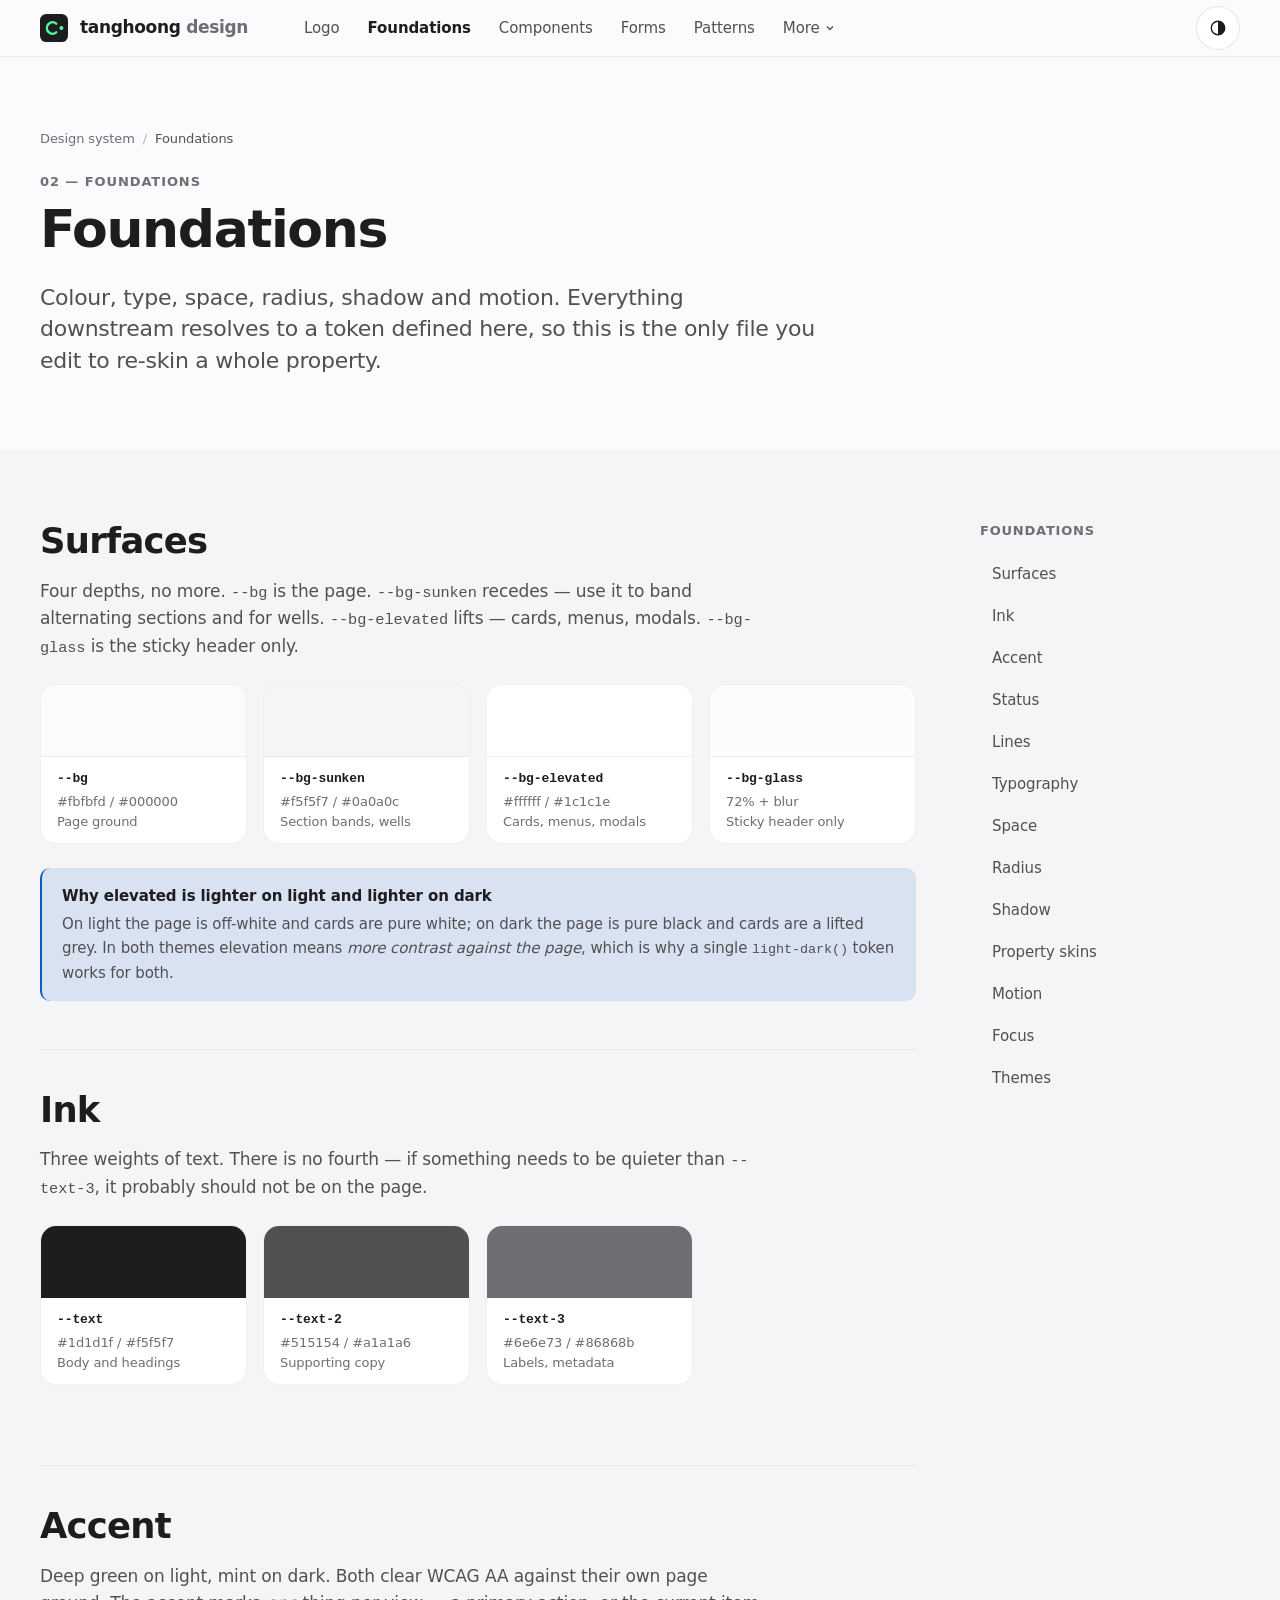
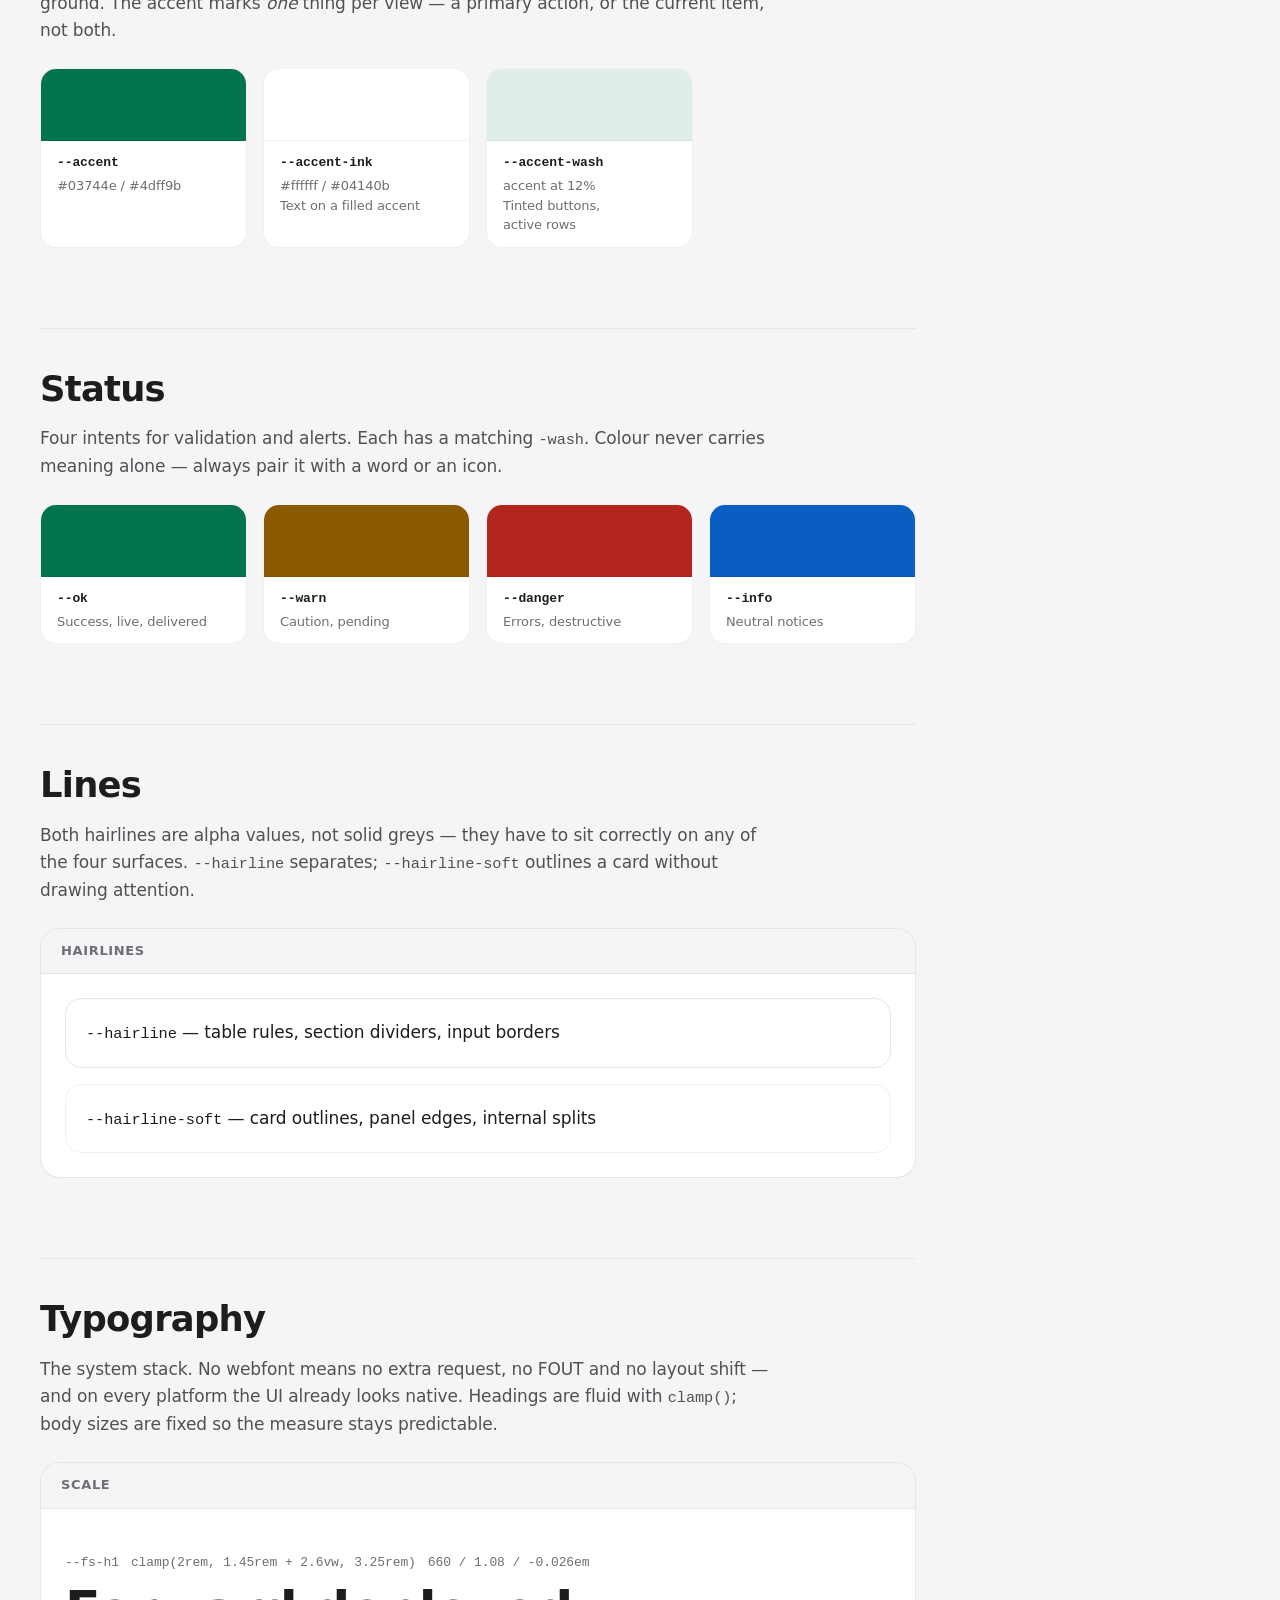
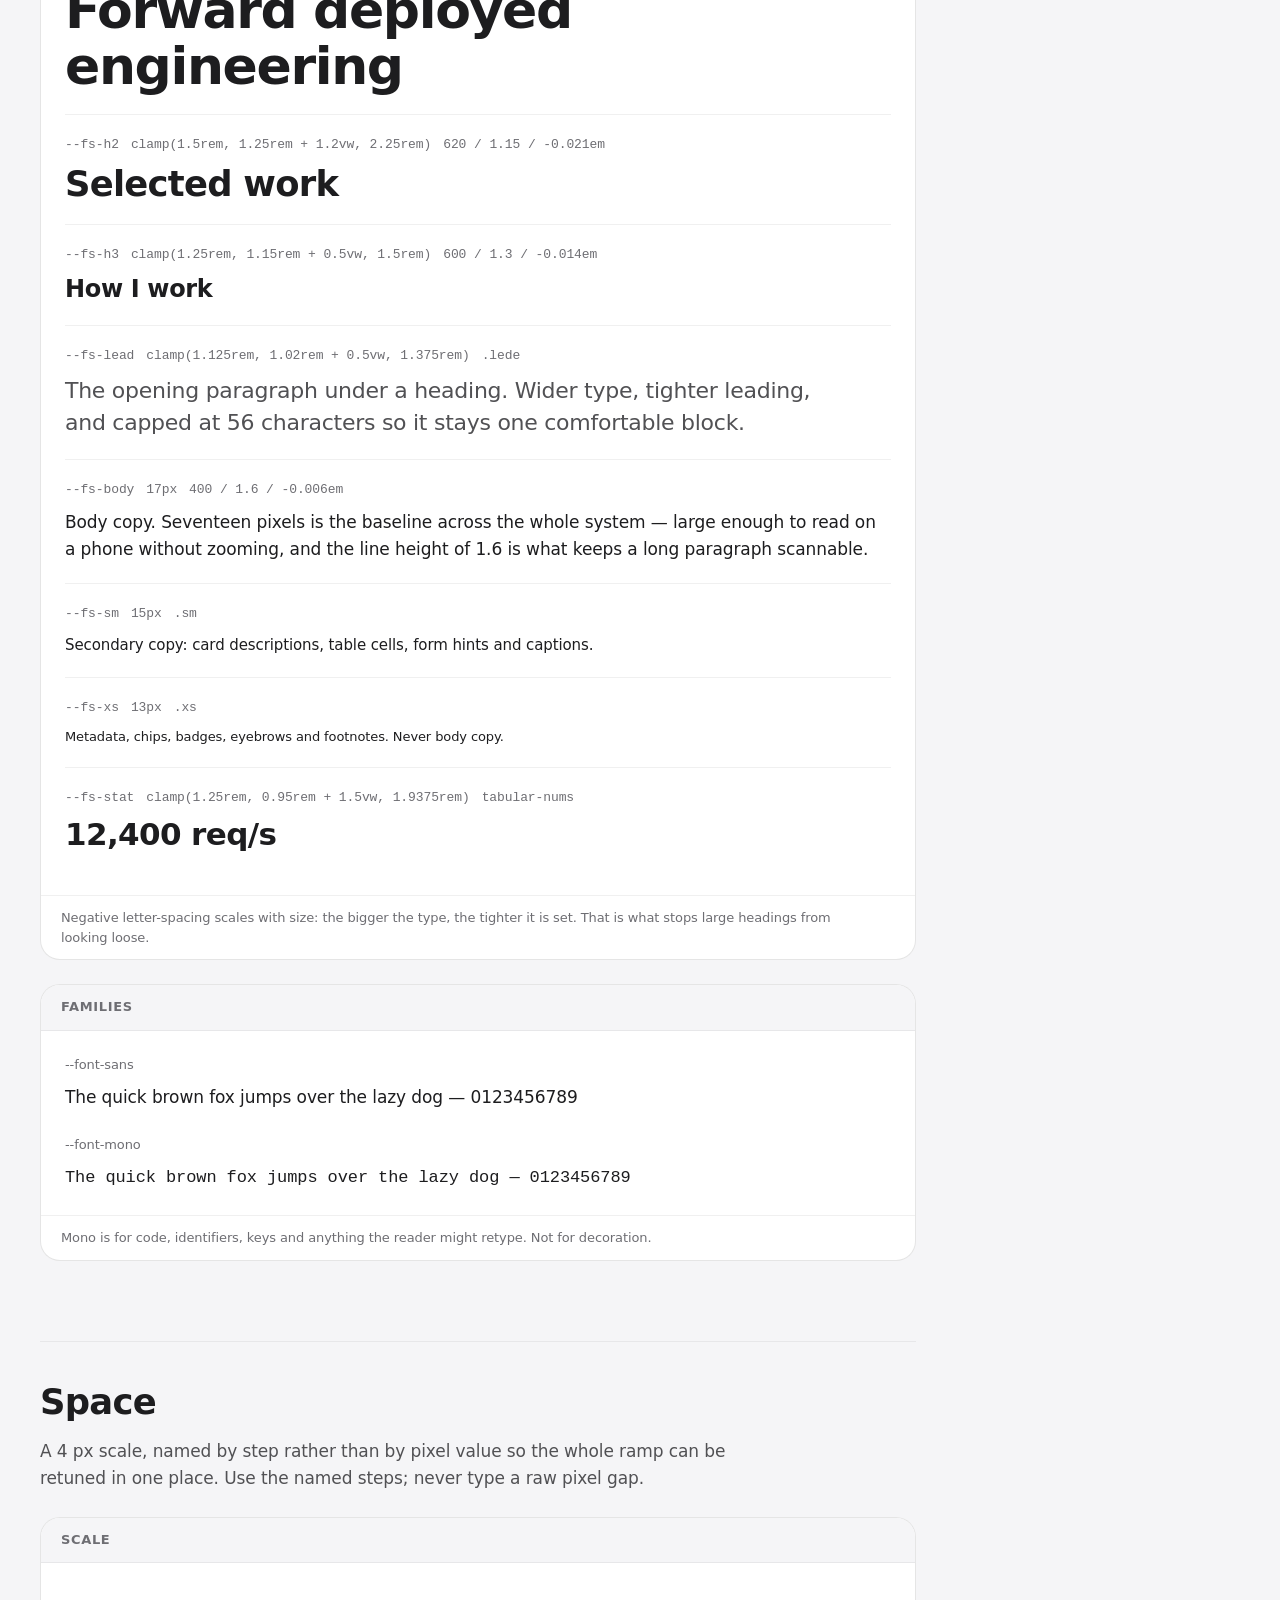
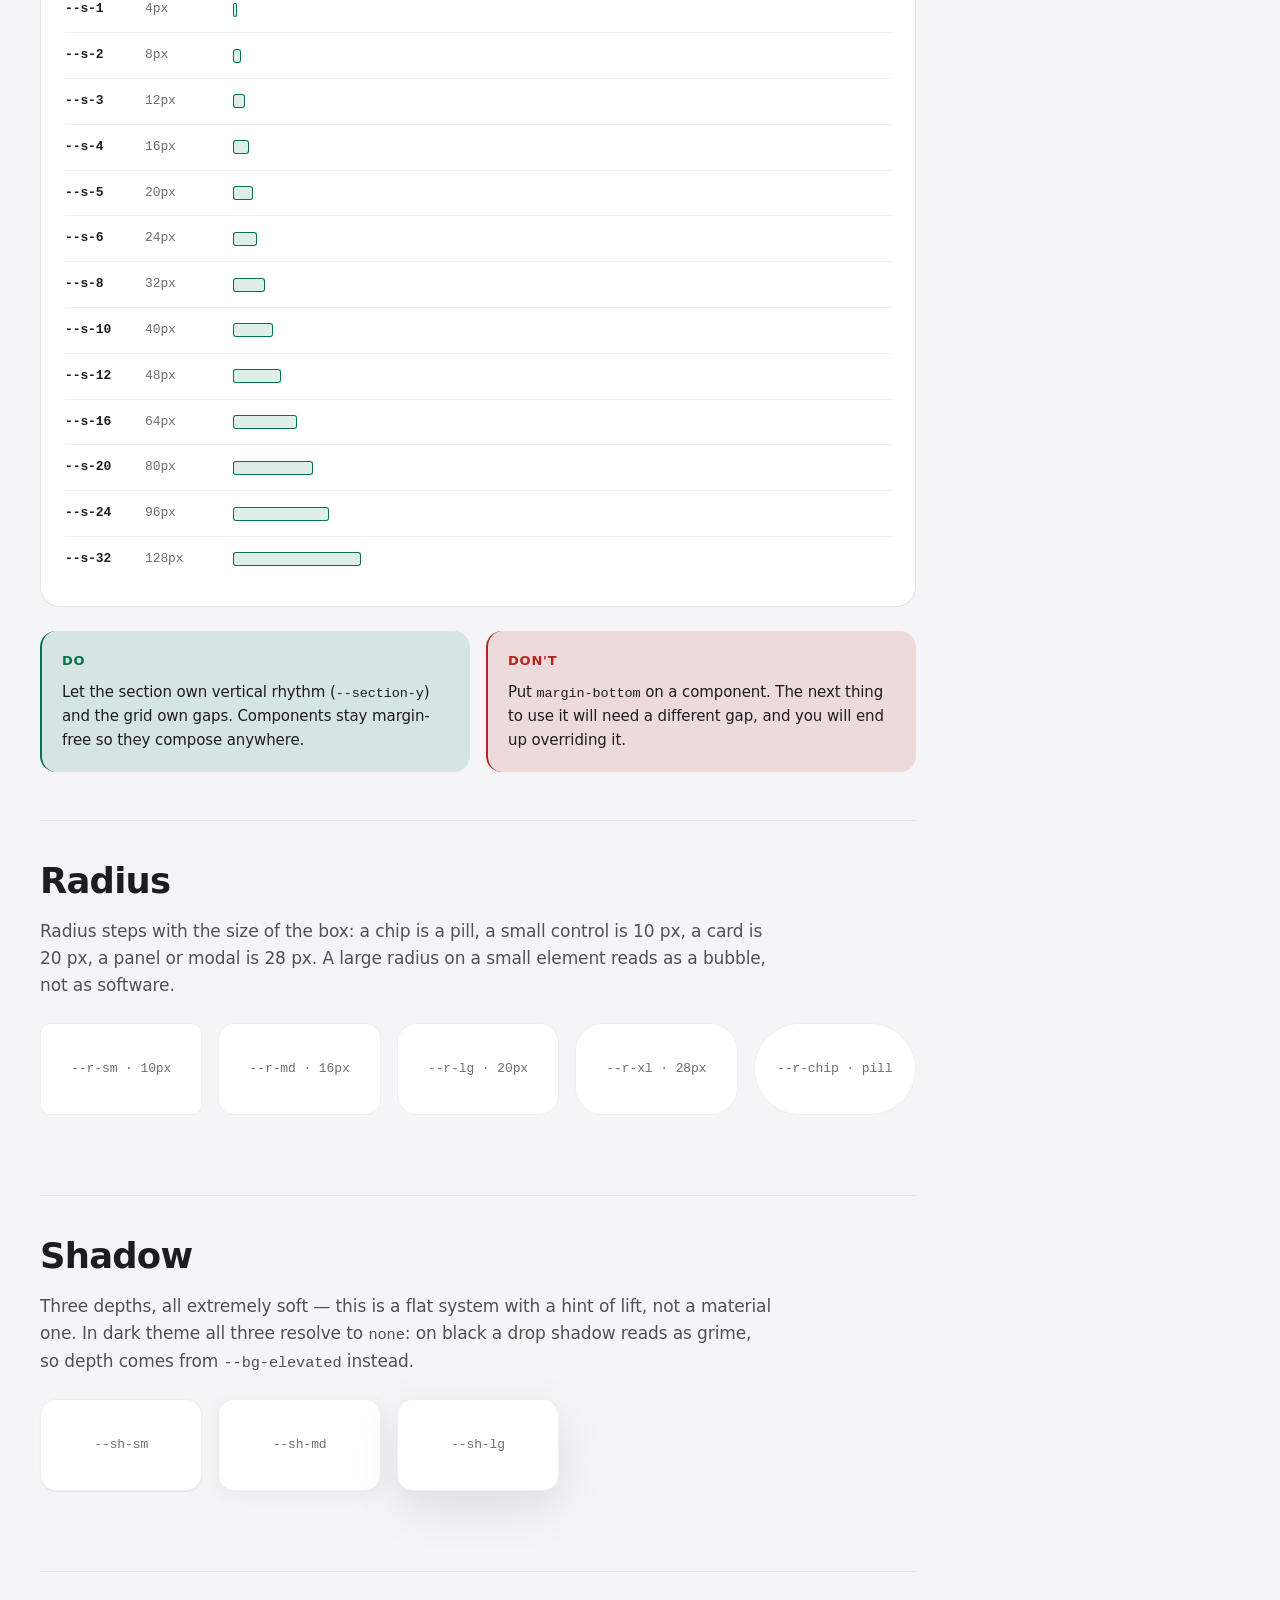
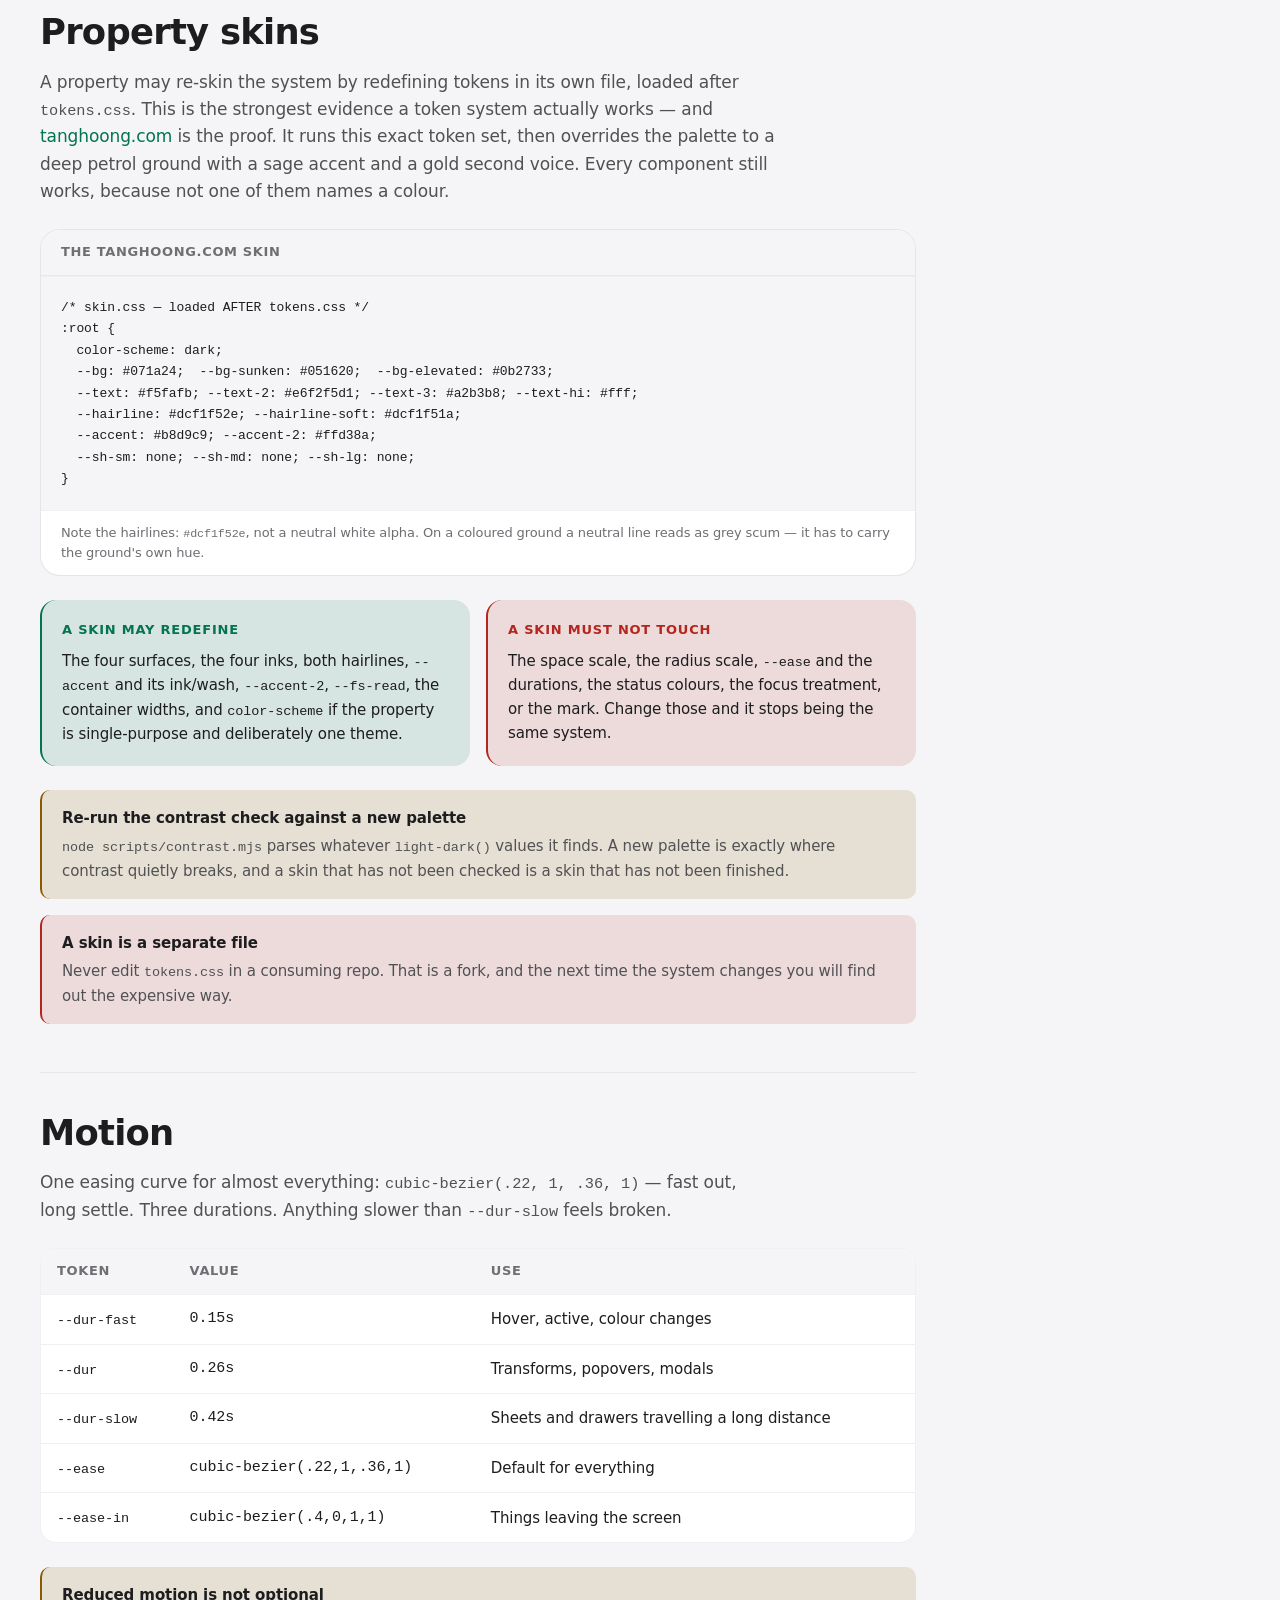
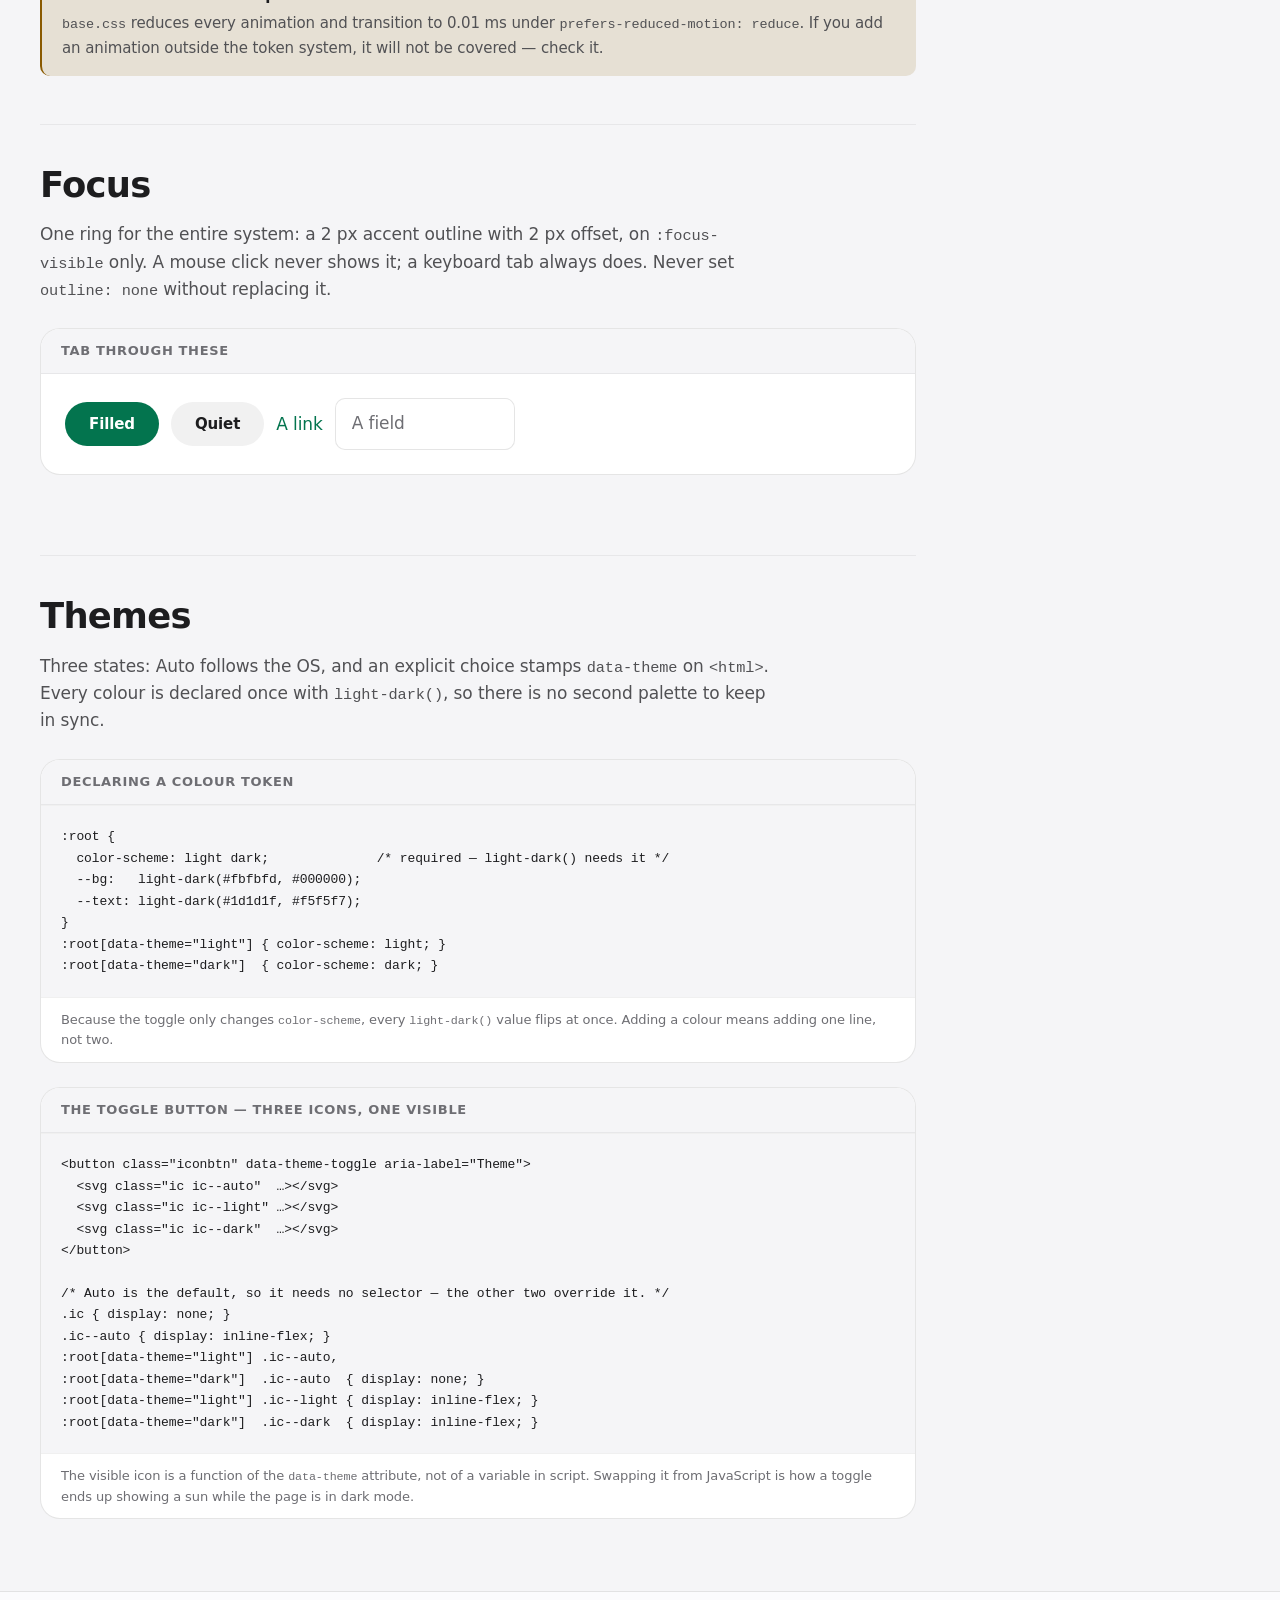
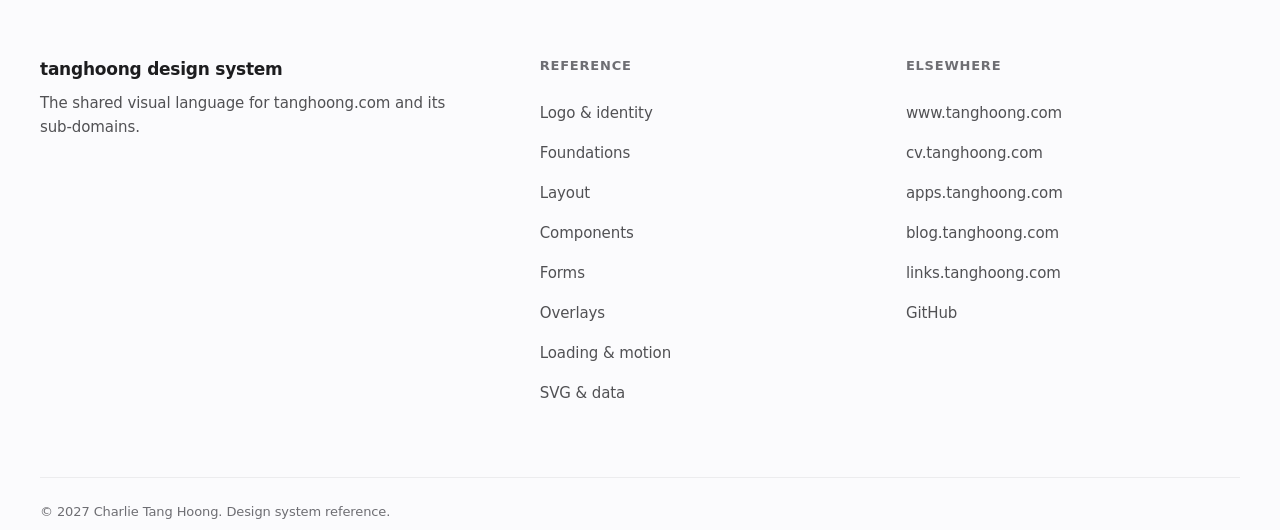
<file: pages/foundations.html>
<!doctype html>
<html lang="en">
<head>
<meta charset="utf-8">
<meta name="viewport" content="width=device-width, initial-scale=1, viewport-fit=cover">
<title>Foundations — tanghoong design system</title>
<meta name="description" content="Colour, surfaces, typography, the 4px space scale, radius, shadow, motion and focus — the token layer everything else resolves to.">
<link rel="canonical" href="https://design.tanghoong.com/pages/foundations">
<meta property="og:type" content="website">
<meta property="og:site_name" content="tanghoong design system">
<meta property="og:title" content="Foundations — tanghoong design system">
<meta property="og:description" content="Colour, surfaces, typography, the 4px space scale, radius, shadow, motion and focus — the token layer everything else resolves to.">
<meta property="og:url" content="https://design.tanghoong.com/pages/foundations">
<meta property="og:image" content="https://design.tanghoong.com/og.png">
<meta property="og:image:width" content="1200">
<meta property="og:image:height" content="630">
<meta property="og:image:alt" content="The tanghoong mark on a dark tile, above the words tanghoong design system.">
<meta name="twitter:card" content="summary_large_image">
<meta name="theme-color" content="#fbfbfd" media="(prefers-color-scheme: light)">
<meta name="theme-color" content="#000000" media="(prefers-color-scheme: dark)">
<link rel="icon" href="/favicon.ico" sizes="any">
<link rel="icon" href="/favicon.svg" type="image/svg+xml">
<link rel="apple-touch-icon" href="/apple-touch-icon.png">
<link rel="manifest" href="/site.webmanifest">
<!-- The whole system as one plain-text spec, for agents. These HTML pages are
     for humans; an agent should read this instead of crawling all nine. -->
<link rel="alternate" type="text/plain" href="/llms.txt" title="llms.txt — full spec for agents">
<!-- Runs before the stylesheet so the page never paints the wrong theme.
     try/catch because a browser with storage blocked must still render Auto. -->
<script>try{var t=localStorage.getItem('th');if(t==='light'||t==='dark')document.documentElement.dataset.theme=t;}catch(e){}</script>
<link rel="stylesheet" href="/assets/css/tokens.css">
<link rel="stylesheet" href="/assets/css/base.css">
<link rel="stylesheet" href="/assets/css/layout.css">
<link rel="stylesheet" href="/assets/css/components.css">
<link rel="stylesheet" href="/assets/css/forms.css">
<link rel="stylesheet" href="/assets/css/overlays.css">
<link rel="stylesheet" href="/assets/css/content.css">
<link rel="stylesheet" href="/assets/css/utilities.css">
<!-- conform:allow docs-css-shipped — this IS the reference site; docs.css
     styles the specimen frames. No product page should ever link it. -->
<link rel="stylesheet" href="/assets/css/docs.css">
</head>
<body>
<a class="skip" href="#main">Skip to content</a>

<header class="site-head">
  <div class="container container--wide head-in">
    <a class="brand" href="/">
      <svg class="brand__mark" viewBox="0 0 64 64" aria-hidden="true" focusable="false"><rect width="64" height="64" rx="14.3" fill="#1d1d1f"/><path d="M37 22a13 13 0 1 0 0 20" fill="none" stroke="#4dff9b" stroke-width="5.6" stroke-linecap="round"/><circle cx="49" cy="32" r="4.6" fill="#4dff9b"/></svg>
      <span>tanghoong <span class="t3">design</span></span>
    </a>

    <nav class="head-nav" aria-label="Primary">
      <a href="/pages/brand.html">Logo</a>
      <a href="/pages/foundations.html">Foundations</a>
      <a href="/pages/components.html">Components</a>
      <a href="/pages/forms.html">Forms</a>
      <a href="/pages/patterns.html">Patterns</a>
      <details class="menu">
        <summary>
          More <svg width="12" height="12" viewBox="0 0 24 24" fill="none" stroke="currentColor" stroke-width="2.5" aria-hidden="true"><path d="m6 9 6 6 6-6"/></svg>
        </summary>
        <div class="menu__list">
          <a href="/pages/layout.html">Layout</a>
          <a href="/pages/overlays.html">Overlays</a>
          <a href="/pages/loading.html">Loading &amp; motion</a>
          <a href="/pages/content.html">Content &amp; prose</a>
          <a href="/pages/svg.html">SVG &amp; data</a>
          <div class="menu__sep"></div>
          <a href="/pages/prompt.html">Agent prompt</a>
        </div>
      </details>
    </nav>

    <div class="head-end">
      <button class="iconbtn" type="button" data-theme-toggle aria-label="Theme">
        <svg class="ic ic--auto" width="18" height="18" viewBox="0 0 24 24" fill="none" stroke="currentColor" stroke-width="1.8" aria-hidden="true"><circle cx="12" cy="12" r="9"/><path d="M12 3v18a9 9 0 0 0 0-18Z" fill="currentColor" stroke="none"/></svg><svg class="ic ic--light" width="18" height="18" viewBox="0 0 24 24" fill="none" stroke="currentColor" stroke-width="1.8" aria-hidden="true"><circle cx="12" cy="12" r="4"/><path d="M12 2v2m0 16v2M4.9 4.9l1.4 1.4m11.4 11.4 1.4 1.4M2 12h2m16 0h2M4.9 19.1l1.4-1.4M17.7 6.3l1.4-1.4"/></svg><svg class="ic ic--dark" width="18" height="18" viewBox="0 0 24 24" fill="none" stroke="currentColor" stroke-width="1.8" aria-hidden="true"><path d="M20 14.5A8.5 8.5 0 0 1 9.5 4a8.5 8.5 0 1 0 10.5 10.5Z"/></svg>
      </button>
      <button class="iconbtn navsheet__trigger" type="button" data-navsheet-open aria-label="Menu" aria-haspopup="dialog">
        <svg width="20" height="20" viewBox="0 0 24 24" fill="none" stroke="currentColor" stroke-width="2" aria-hidden="true"><path d="M4 7h16M4 12h16M4 17h16"/></svg>
      </button>
    </div>
  </div>

</header>

<dialog class="drawer navsheet" data-navsheet aria-label="Site menu">
  <div class="navsheet__panel">
    <div class="navsheet__head">
      <span class="navsheet__title">Design system</span>
      <button class="iconbtn" type="button" data-close aria-label="Close menu">
        <svg width="18" height="18" viewBox="0 0 24 24" fill="none" stroke="currentColor" stroke-width="2" aria-hidden="true"><path d="M6 6l12 12M18 6 6 18"/></svg>
      </button>
    </div>
    <a class="sheet-row" href="/pages/brand.html">Logo &amp; identity</a>
    <a class="sheet-row" href="/pages/foundations.html">Foundations</a>
    <a class="sheet-row" href="/pages/layout.html">Layout</a>
    <a class="sheet-row" href="/pages/components.html">Components</a>
    <a class="sheet-row" href="/pages/forms.html">Forms</a>
    <a class="sheet-row" href="/pages/overlays.html">Overlays</a>
    <a class="sheet-row" href="/pages/loading.html">Loading &amp; motion</a>
    <a class="sheet-row" href="/pages/content.html">Content &amp; prose</a>
    <a class="sheet-row" href="/pages/svg.html">SVG &amp; data</a>
    <a class="sheet-row" href="/pages/patterns.html">Patterns</a>
    <a class="sheet-row" href="/pages/prompt.html">Agent prompt</a>
    <div class="sheet-tools">
      <button class="iconbtn" type="button" data-theme-toggle aria-label="Theme">
        <svg class="ic ic--auto" width="18" height="18" viewBox="0 0 24 24" fill="none" stroke="currentColor" stroke-width="1.8" aria-hidden="true"><circle cx="12" cy="12" r="9"/><path d="M12 3v18a9 9 0 0 0 0-18Z" fill="currentColor" stroke="none"/></svg><svg class="ic ic--light" width="18" height="18" viewBox="0 0 24 24" fill="none" stroke="currentColor" stroke-width="1.8" aria-hidden="true"><circle cx="12" cy="12" r="4"/><path d="M12 2v2m0 16v2M4.9 4.9l1.4 1.4m11.4 11.4 1.4 1.4M2 12h2m16 0h2M4.9 19.1l1.4-1.4M17.7 6.3l1.4-1.4"/></svg><svg class="ic ic--dark" width="18" height="18" viewBox="0 0 24 24" fill="none" stroke="currentColor" stroke-width="1.8" aria-hidden="true"><path d="M20 14.5A8.5 8.5 0 0 1 9.5 4a8.5 8.5 0 1 0 10.5 10.5Z"/></svg>
      </button>
    </div>
  </div>
</dialog>

<main id="main">
<section class="section section--tight s-page">
  <div class="container container--wide">
    <ol class="crumb"><li><a href="/">Design system</a></li><li aria-current="page">Foundations</li></ol>
    <p class="eyebrow mt-6">02 — Foundations</p>
    <h1 class="mt-3">Foundations</h1>
    <p class="lede mt-6">Colour, type, space, radius, shadow and motion. Everything downstream resolves to a token defined here, so this is the only file you edit to re-skin a whole property.</p>
  </div>
</section>

<section class="section section--tight s-sunken">
<div class="container container--wide">
<div class="with-aside">
<div>

  <h2 id="surfaces">Surfaces</h2>
  <p class="t2 mt-4 measure">Four depths, no more. <code>--bg</code> is the page. <code>--bg-sunken</code> recedes — use it to band alternating sections and for wells. <code>--bg-elevated</code> lifts — cards, menus, modals. <code>--bg-glass</code> is the sticky header only.</p>

  <div class="swatches mt-6">
    <div class="swatch"><div class="swatch__chip" style="background:var(--bg)"></div><div class="swatch__meta"><p class="swatch__name">--bg</p><p class="swatch__val">#fbfbfd / #000000<br>Page ground</p></div></div>
    <div class="swatch"><div class="swatch__chip" style="background:var(--bg-sunken)"></div><div class="swatch__meta"><p class="swatch__name">--bg-sunken</p><p class="swatch__val">#f5f5f7 / #0a0a0c<br>Section bands, wells</p></div></div>
    <div class="swatch"><div class="swatch__chip" style="background:var(--bg-elevated)"></div><div class="swatch__meta"><p class="swatch__name">--bg-elevated</p><p class="swatch__val">#ffffff / #1c1c1e<br>Cards, menus, modals</p></div></div>
    <div class="swatch"><div class="swatch__chip" style="background:var(--bg-glass)"></div><div class="swatch__meta"><p class="swatch__name">--bg-glass</p><p class="swatch__val">72% + blur<br>Sticky header only</p></div></div>
  </div>

  <div class="note note--info mt-6">
    <strong class="note__title">Why elevated is lighter on light and lighter on dark</strong>
    On light the page is off-white and cards are pure white; on dark the page is pure black and cards are a lifted grey. In both themes elevation means <em>more contrast against the page</em>, which is why a single <code>light-dark()</code> token works for both.
  </div>

  <h2 id="ink">Ink</h2>
  <p class="t2 mt-4 measure">Three weights of text. There is no fourth — if something needs to be quieter than <code>--text-3</code>, it probably should not be on the page.</p>

  <div class="swatches mt-6">
    <div class="swatch"><div class="swatch__chip" style="background:var(--text)"></div><div class="swatch__meta"><p class="swatch__name">--text</p><p class="swatch__val">#1d1d1f / #f5f5f7<br>Body and headings</p></div></div>
    <div class="swatch"><div class="swatch__chip" style="background:var(--text-2)"></div><div class="swatch__meta"><p class="swatch__name">--text-2</p><p class="swatch__val">#515154 / #a1a1a6<br>Supporting copy</p></div></div>
    <div class="swatch"><div class="swatch__chip" style="background:var(--text-3)"></div><div class="swatch__meta"><p class="swatch__name">--text-3</p><p class="swatch__val">#6e6e73 / #86868b<br>Labels, metadata</p></div></div>
  </div>

  <h2 id="accent">Accent</h2>
  <p class="t2 mt-4 measure">Deep green on light, mint on dark. Both clear WCAG AA against their own page ground. The accent marks <em>one</em> thing per view — a primary action, or the current item, not both.</p>

  <div class="swatches mt-6">
    <div class="swatch"><div class="swatch__chip" style="background:var(--accent)"></div><div class="swatch__meta"><p class="swatch__name">--accent</p><p class="swatch__val">#03744e / #4dff9b</p></div></div>
    <div class="swatch"><div class="swatch__chip" style="background:var(--accent-ink)"></div><div class="swatch__meta"><p class="swatch__name">--accent-ink</p><p class="swatch__val">#ffffff / #04140b<br>Text on a filled accent</p></div></div>
    <div class="swatch"><div class="swatch__chip" style="background:var(--accent-wash)"></div><div class="swatch__meta"><p class="swatch__name">--accent-wash</p><p class="swatch__val">accent at 12%<br>Tinted buttons, active rows</p></div></div>
  </div>

  <h2 id="status">Status</h2>
  <p class="t2 mt-4 measure">Four intents for validation and alerts. Each has a matching <code>-wash</code>. Colour never carries meaning alone — always pair it with a word or an icon.</p>

  <div class="swatches mt-6">
    <div class="swatch"><div class="swatch__chip" style="background:var(--ok)"></div><div class="swatch__meta"><p class="swatch__name">--ok</p><p class="swatch__val">Success, live, delivered</p></div></div>
    <div class="swatch"><div class="swatch__chip" style="background:var(--warn)"></div><div class="swatch__meta"><p class="swatch__name">--warn</p><p class="swatch__val">Caution, pending</p></div></div>
    <div class="swatch"><div class="swatch__chip" style="background:var(--danger)"></div><div class="swatch__meta"><p class="swatch__name">--danger</p><p class="swatch__val">Errors, destructive</p></div></div>
    <div class="swatch"><div class="swatch__chip" style="background:var(--info)"></div><div class="swatch__meta"><p class="swatch__name">--info</p><p class="swatch__val">Neutral notices</p></div></div>
  </div>

  <h2 id="lines">Lines</h2>
  <p class="t2 mt-4 measure">Both hairlines are alpha values, not solid greys — they have to sit correctly on any of the four surfaces. <code>--hairline</code> separates; <code>--hairline-soft</code> outlines a card without drawing attention.</p>

  <div class="spec mt-6">
    <div class="spec__label">Hairlines</div>
    <div class="spec__demo">
      <div style="padding:var(--s-5);border:1px solid var(--hairline);border-radius:var(--r-md)"><code>--hairline</code> — table rules, section dividers, input borders</div>
      <div class="mt-4" style="padding:var(--s-5);border:1px solid var(--hairline-soft);border-radius:var(--r-md)"><code>--hairline-soft</code> — card outlines, panel edges, internal splits</div>
    </div>
  </div>

  <h2 id="type">Typography</h2>
  <p class="t2 mt-4 measure">The system stack. No webfont means no extra request, no FOUT and no layout shift — and on every platform the UI already looks native. Headings are fluid with <code>clamp()</code>; body sizes are fixed so the measure stays predictable.</p>

  <div class="spec mt-6">
    <div class="spec__label">Scale</div>
    <div class="spec__demo">
      <div class="type-row">
        <p class="type-row__meta"><span>--fs-h1</span><span>clamp(2rem, 1.45rem + 2.6vw, 3.25rem)</span><span>660 / 1.08 / -0.026em</span></p>
        <p class="as-h1">Forward deployed engineering</p>
      </div>
      <div class="type-row">
        <p class="type-row__meta"><span>--fs-h2</span><span>clamp(1.5rem, 1.25rem + 1.2vw, 2.25rem)</span><span>620 / 1.15 / -0.021em</span></p>
        <h2>Selected work</h2>
      </div>
      <div class="type-row">
        <p class="type-row__meta"><span>--fs-h3</span><span>clamp(1.25rem, 1.15rem + 0.5vw, 1.5rem)</span><span>600 / 1.3 / -0.014em</span></p>
        <h3>How I work</h3>
      </div>
      <div class="type-row">
        <p class="type-row__meta"><span>--fs-lead</span><span>clamp(1.125rem, 1.02rem + 0.5vw, 1.375rem)</span><span>.lede</span></p>
        <p class="lede">The opening paragraph under a heading. Wider type, tighter leading, and capped at 56 characters so it stays one comfortable block.</p>
      </div>
      <div class="type-row">
        <p class="type-row__meta"><span>--fs-body</span><span>17px</span><span>400 / 1.6 / -0.006em</span></p>
        <p>Body copy. Seventeen pixels is the baseline across the whole system — large enough to read on a phone without zooming, and the line height of 1.6 is what keeps a long paragraph scannable.</p>
      </div>
      <div class="type-row">
        <p class="type-row__meta"><span>--fs-sm</span><span>15px</span><span>.sm</span></p>
        <p class="sm">Secondary copy: card descriptions, table cells, form hints and captions.</p>
      </div>
      <div class="type-row">
        <p class="type-row__meta"><span>--fs-xs</span><span>13px</span><span>.xs</span></p>
        <p class="xs">Metadata, chips, badges, eyebrows and footnotes. Never body copy.</p>
      </div>
      <div class="type-row">
        <p class="type-row__meta"><span>--fs-stat</span><span>clamp(1.25rem, 0.95rem + 1.5vw, 1.9375rem)</span><span>tabular-nums</span></p>
        <p class="stat__fig">12,400 req/s</p>
      </div>
    </div>
    <p class="spec__note">Negative letter-spacing scales with size: the bigger the type, the tighter it is set. That is what stops large headings from looking loose.</p>
  </div>

  <div class="spec">
    <div class="spec__label">Families</div>
    <div class="spec__demo">
      <p class="xs t3">--font-sans</p>
      <p class="mt-2">The quick brown fox jumps over the lazy dog — 0123456789</p>
      <p class="xs t3 mt-6">--font-mono</p>
      <p class="mono mt-2">The quick brown fox jumps over the lazy dog — 0123456789</p>
    </div>
    <p class="spec__note">Mono is for code, identifiers, keys and anything the reader might retype. Not for decoration.</p>
  </div>

  <h2 id="space">Space</h2>
  <p class="t2 mt-4 measure">A 4&nbsp;px scale, named by step rather than by pixel value so the whole ramp can be retuned in one place. Use the named steps; never type a raw pixel gap.</p>

  <div class="spec mt-6">
    <div class="spec__label">Scale</div>
    <div class="spec__demo">
      <div class="scale-row"><span class="scale-row__name">--s-1</span><span class="scale-row__val">4px</span><span class="scale-row__bar" style="inline-size:4px"></span></div>
      <div class="scale-row"><span class="scale-row__name">--s-2</span><span class="scale-row__val">8px</span><span class="scale-row__bar" style="inline-size:8px"></span></div>
      <div class="scale-row"><span class="scale-row__name">--s-3</span><span class="scale-row__val">12px</span><span class="scale-row__bar" style="inline-size:12px"></span></div>
      <div class="scale-row"><span class="scale-row__name">--s-4</span><span class="scale-row__val">16px</span><span class="scale-row__bar" style="inline-size:16px"></span></div>
      <div class="scale-row"><span class="scale-row__name">--s-5</span><span class="scale-row__val">20px</span><span class="scale-row__bar" style="inline-size:20px"></span></div>
      <div class="scale-row"><span class="scale-row__name">--s-6</span><span class="scale-row__val">24px</span><span class="scale-row__bar" style="inline-size:24px"></span></div>
      <div class="scale-row"><span class="scale-row__name">--s-8</span><span class="scale-row__val">32px</span><span class="scale-row__bar" style="inline-size:32px"></span></div>
      <div class="scale-row"><span class="scale-row__name">--s-10</span><span class="scale-row__val">40px</span><span class="scale-row__bar" style="inline-size:40px"></span></div>
      <div class="scale-row"><span class="scale-row__name">--s-12</span><span class="scale-row__val">48px</span><span class="scale-row__bar" style="inline-size:48px"></span></div>
      <div class="scale-row"><span class="scale-row__name">--s-16</span><span class="scale-row__val">64px</span><span class="scale-row__bar" style="inline-size:64px"></span></div>
      <div class="scale-row"><span class="scale-row__name">--s-20</span><span class="scale-row__val">80px</span><span class="scale-row__bar" style="inline-size:80px"></span></div>
      <div class="scale-row"><span class="scale-row__name">--s-24</span><span class="scale-row__val">96px</span><span class="scale-row__bar" style="inline-size:96px"></span></div>
      <div class="scale-row"><span class="scale-row__name">--s-32</span><span class="scale-row__val">128px</span><span class="scale-row__bar" style="inline-size:128px"></span></div>
    </div>
  </div>

  <div class="rules mt-6">
    <div class="rule rule--do">
      <span class="rule__h">Do</span>
      Let the section own vertical rhythm (<code>--section-y</code>) and the grid own gaps. Components stay margin-free so they compose anywhere.
    </div>
    <div class="rule rule--dont">
      <span class="rule__h">Don't</span>
      Put <code>margin-bottom</code> on a component. The next thing to use it will need a different gap, and you will end up overriding it.
    </div>
  </div>

  <h2 id="radius">Radius</h2>
  <p class="t2 mt-4 measure">Radius steps with the size of the box: a chip is a pill, a small control is 10&nbsp;px, a card is 20&nbsp;px, a panel or modal is 28&nbsp;px. A large radius on a small element reads as a bubble, not as software.</p>

  <div class="tiles mt-6">
    <div class="tile" style="border-radius:var(--r-sm)">--r-sm · 10px</div>
    <div class="tile" style="border-radius:var(--r-md)">--r-md · 16px</div>
    <div class="tile" style="border-radius:var(--r-lg)">--r-lg · 20px</div>
    <div class="tile" style="border-radius:var(--r-xl)">--r-xl · 28px</div>
    <div class="tile" style="border-radius:var(--r-chip)">--r-chip · pill</div>
  </div>

  <h2 id="shadow">Shadow</h2>
  <p class="t2 mt-4 measure">Three depths, all extremely soft — this is a flat system with a hint of lift, not a material one. In dark theme all three resolve to <code>none</code>: on black a drop shadow reads as grime, so depth comes from <code>--bg-elevated</code> instead.</p>

  <div class="tiles mt-6">
    <div class="tile" style="border-radius:var(--r-md);box-shadow:var(--sh-sm)">--sh-sm</div>
    <div class="tile" style="border-radius:var(--r-md);box-shadow:var(--sh-md)">--sh-md</div>
    <div class="tile" style="border-radius:var(--r-md);box-shadow:var(--sh-lg)">--sh-lg</div>
  </div>

  <h2 id="skins">Property skins</h2>
  <p class="t2 mt-4 measure">A property may re-skin the system by redefining tokens in its own file, loaded after <code>tokens.css</code>. This is the strongest evidence a token system actually works — and <a href="https://tanghoong.com/">tanghoong.com</a> is the proof. It runs this exact token set, then overrides the palette to a deep petrol ground with a sage accent and a gold second voice. Every component still works, because not one of them names a colour.</p>

  <div class="spec mt-6">
    <div class="spec__label">The tanghoong.com skin</div>
    <div class="spec__code">
<pre>/* skin.css — loaded AFTER tokens.css */
:root {
  color-scheme: dark;
  --bg: #071a24;  --bg-sunken: #051620;  --bg-elevated: #0b2733;
  --text: #f5fafb; --text-2: #e6f2f5d1; --text-3: #a2b3b8; --text-hi: #fff;
  --hairline: #dcf1f52e; --hairline-soft: #dcf1f51a;
  --accent: #b8d9c9; --accent-2: #ffd38a;
  --sh-sm: none; --sh-md: none; --sh-lg: none;
}</pre>
    </div>
    <p class="spec__note">Note the hairlines: <code>#dcf1f52e</code>, not a neutral white alpha. On a coloured ground a neutral line reads as grey scum — it has to carry the ground's own hue.</p>
  </div>

  <div class="rules mt-6">
    <div class="rule rule--do">
      <span class="rule__h">A skin may redefine</span>
      The four surfaces, the four inks, both hairlines, <code>--accent</code> and its ink/wash, <code>--accent-2</code>, <code>--fs-read</code>, the container widths, and <code>color-scheme</code> if the property is single-purpose and deliberately one theme.
    </div>
    <div class="rule rule--dont">
      <span class="rule__h">A skin must not touch</span>
      The space scale, the radius scale, <code>--ease</code> and the durations, the status colours, the focus treatment, or the mark. Change those and it stops being the same system.
    </div>
  </div>

  <div class="note note--warn mt-6">
    <strong class="note__title">Re-run the contrast check against a new palette</strong>
    <code>node scripts/contrast.mjs</code> parses whatever <code>light-dark()</code> values it finds. A new palette is exactly where contrast quietly breaks, and a skin that has not been checked is a skin that has not been finished.
  </div>

  <div class="note note--danger mt-4">
    <strong class="note__title">A skin is a separate file</strong>
    Never edit <code>tokens.css</code> in a consuming repo. That is a fork, and the next time the system changes you will find out the expensive way.
  </div>

  <h2 id="motion">Motion</h2>
  <p class="t2 mt-4 measure">One easing curve for almost everything: <code>cubic-bezier(.22, 1, .36, 1)</code> — fast out, long settle. Three durations. Anything slower than <code>--dur-slow</code> feels broken.</p>

  <div class="table-wrap mt-6">
    <table class="table">
      <thead><tr><th>Token</th><th>Value</th><th>Use</th></tr></thead>
      <tbody>
        <tr><td><code>--dur-fast</code></td><td class="mono">0.15s</td><td>Hover, active, colour changes</td></tr>
        <tr><td><code>--dur</code></td><td class="mono">0.26s</td><td>Transforms, popovers, modals</td></tr>
        <tr><td><code>--dur-slow</code></td><td class="mono">0.42s</td><td>Sheets and drawers travelling a long distance</td></tr>
        <tr><td><code>--ease</code></td><td class="mono">cubic-bezier(.22,1,.36,1)</td><td>Default for everything</td></tr>
        <tr><td><code>--ease-in</code></td><td class="mono">cubic-bezier(.4,0,1,1)</td><td>Things leaving the screen</td></tr>
      </tbody>
    </table>
  </div>

  <div class="note note--warn mt-6">
    <strong class="note__title">Reduced motion is not optional</strong>
    <code>base.css</code> reduces every animation and transition to 0.01&nbsp;ms under <code>prefers-reduced-motion: reduce</code>. If you add an animation outside the token system, it will not be covered — check it.
  </div>

  <h2 id="focus">Focus</h2>
  <p class="t2 mt-4 measure">One ring for the entire system: a 2&nbsp;px accent outline with 2&nbsp;px offset, on <code>:focus-visible</code> only. A mouse click never shows it; a keyboard tab always does. Never set <code>outline: none</code> without replacing it.</p>

  <div class="spec mt-6">
    <div class="spec__label">Tab through these</div>
    <div class="spec__demo">
      <div class="cluster">
        <button class="btn btn--filled" type="button">Filled</button>
        <button class="btn btn--quiet" type="button">Quiet</button>
        <a href="#focus">A link</a>
        <input class="input" style="inline-size:180px" type="text" aria-label="Demo field" placeholder="A field">
      </div>
    </div>
  </div>

  <h2 id="themes">Themes</h2>
  <p class="t2 mt-4 measure">Three states: Auto follows the OS, and an explicit choice stamps <code>data-theme</code> on <code>&lt;html&gt;</code>. Every colour is declared once with <code>light-dark()</code>, so there is no second palette to keep in sync.</p>

  <div class="spec mt-6">
    <div class="spec__label">Declaring a colour token</div>
    <div class="spec__code">
<pre>:root {
  color-scheme: light dark;              /* required — light-dark() needs it */
  --bg:   light-dark(#fbfbfd, #000000);
  --text: light-dark(#1d1d1f, #f5f5f7);
}
:root[data-theme="light"] { color-scheme: light; }
:root[data-theme="dark"]  { color-scheme: dark; }</pre>
    </div>
    <p class="spec__note">Because the toggle only changes <code>color-scheme</code>, every <code>light-dark()</code> value flips at once. Adding a colour means adding one line, not two.</p>
  </div>

  <div class="spec">
    <div class="spec__label">The toggle button — three icons, one visible</div>
    <div class="spec__code">
<pre>&lt;button class="iconbtn" data-theme-toggle aria-label="Theme"&gt;
  &lt;svg class="ic ic--auto"  …&gt;&lt;/svg&gt;
  &lt;svg class="ic ic--light" …&gt;&lt;/svg&gt;
  &lt;svg class="ic ic--dark"  …&gt;&lt;/svg&gt;
&lt;/button&gt;

/* Auto is the default, so it needs no selector — the other two override it. */
.ic { display: none; }
.ic--auto { display: inline-flex; }
:root[data-theme="light"] .ic--auto,
:root[data-theme="dark"]  .ic--auto  { display: none; }
:root[data-theme="light"] .ic--light { display: inline-flex; }
:root[data-theme="dark"]  .ic--dark  { display: inline-flex; }</pre>
    </div>
    <p class="spec__note">The visible icon is a function of the <code>data-theme</code> attribute, not of a variable in script. Swapping it from JavaScript is how a toggle ends up showing a sun while the page is in dark mode.</p>
  </div>

</div>

<aside class="rail">
  <p class="rail__h">Foundations</p>
  <ul class="rail__list">
    <li><a href="#surfaces">Surfaces</a></li>
    <li><a href="#ink">Ink</a></li>
    <li><a href="#accent">Accent</a></li>
    <li><a href="#status">Status</a></li>
    <li><a href="#lines">Lines</a></li>
    <li><a href="#type">Typography</a></li>
    <li><a href="#space">Space</a></li>
    <li><a href="#radius">Radius</a></li>
    <li><a href="#shadow">Shadow</a></li>
    <li><a href="#skins">Property skins</a></li>
    <li><a href="#motion">Motion</a></li>
    <li><a href="#focus">Focus</a></li>
    <li><a href="#themes">Themes</a></li>
  </ul>
</aside>
</div>
</div>
</section>
</main>

<footer class="site-foot">
  <div class="container container--wide">
    <div class="foot-grid">
      <div>
        <p class="foot-name">tanghoong design system</p>
        <p class="foot-role">The shared visual language for tanghoong.com and its sub-domains.</p>
      </div>
      <div>
        <p class="foot-h">Reference</p>
        <ul class="foot-list">
          <li><a href="/pages/brand.html">Logo &amp; identity</a></li>
          <li><a href="/pages/foundations.html">Foundations</a></li>
          <li><a href="/pages/layout.html">Layout</a></li>
          <li><a href="/pages/components.html">Components</a></li>
          <li><a href="/pages/forms.html">Forms</a></li>
          <li><a href="/pages/overlays.html">Overlays</a></li>
          <li><a href="/pages/loading.html">Loading &amp; motion</a></li>
          <li><a href="/pages/svg.html">SVG &amp; data</a></li>
        </ul>
      </div>
      <div>
        <p class="foot-h">Elsewhere</p>
        <ul class="foot-list">
          <li><a href="https://www.tanghoong.com/">www.tanghoong.com</a></li>
          <li><a href="https://cv.tanghoong.com/">cv.tanghoong.com</a></li>
          <li><a href="https://apps.tanghoong.com/">apps.tanghoong.com</a></li>
          <li><a href="https://blog.tanghoong.com/">blog.tanghoong.com</a></li>
          <li><a href="https://links.tanghoong.com/">links.tanghoong.com</a></li>
          <li><a href="https://github.com/tanghoong">GitHub</a></li>
        </ul>
      </div>
    </div>
    <p class="foot-legal">&copy; 2027 Charlie Tang Hoong. Design system reference.</p>
  </div>
</footer>

<script src="/assets/js/theme.js" defer></script>
<script src="/assets/js/nav.js" defer></script>
<script src="/assets/js/docs.js" defer></script>
</body>
</html>
</file>
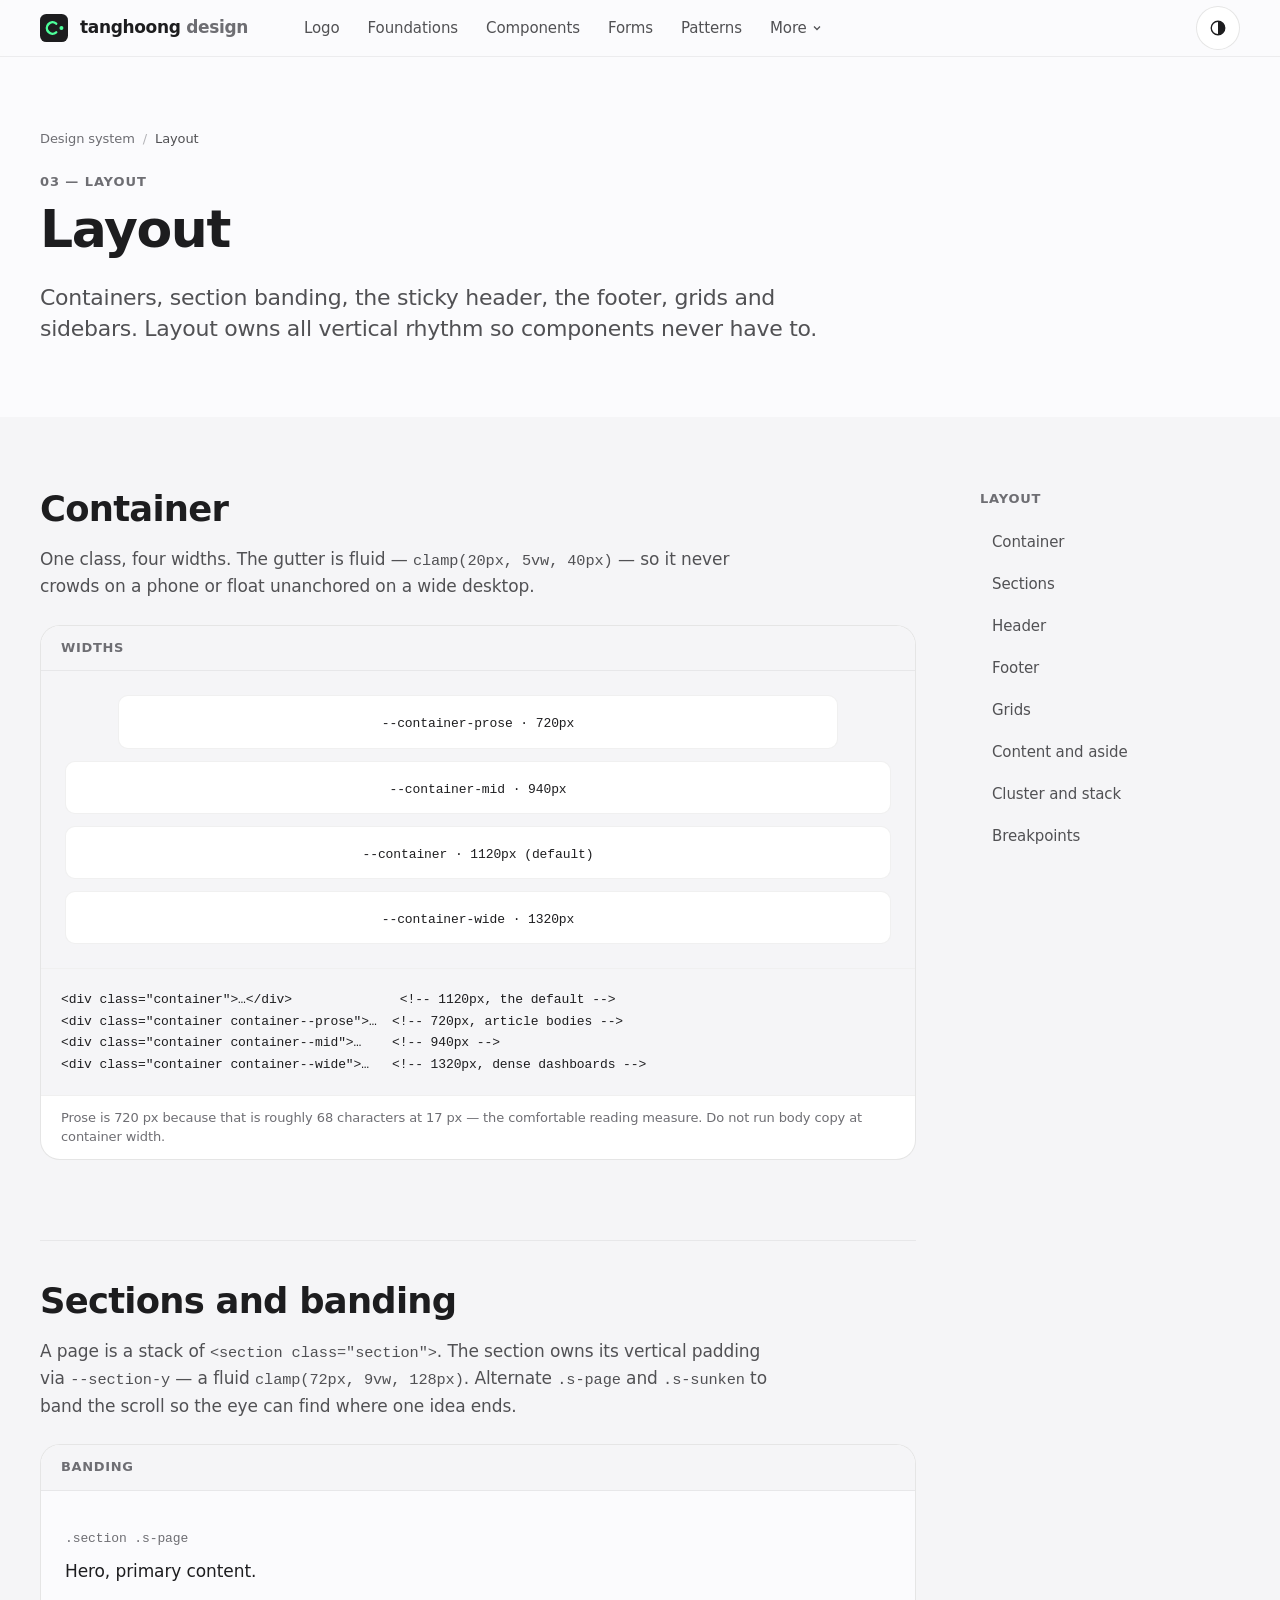
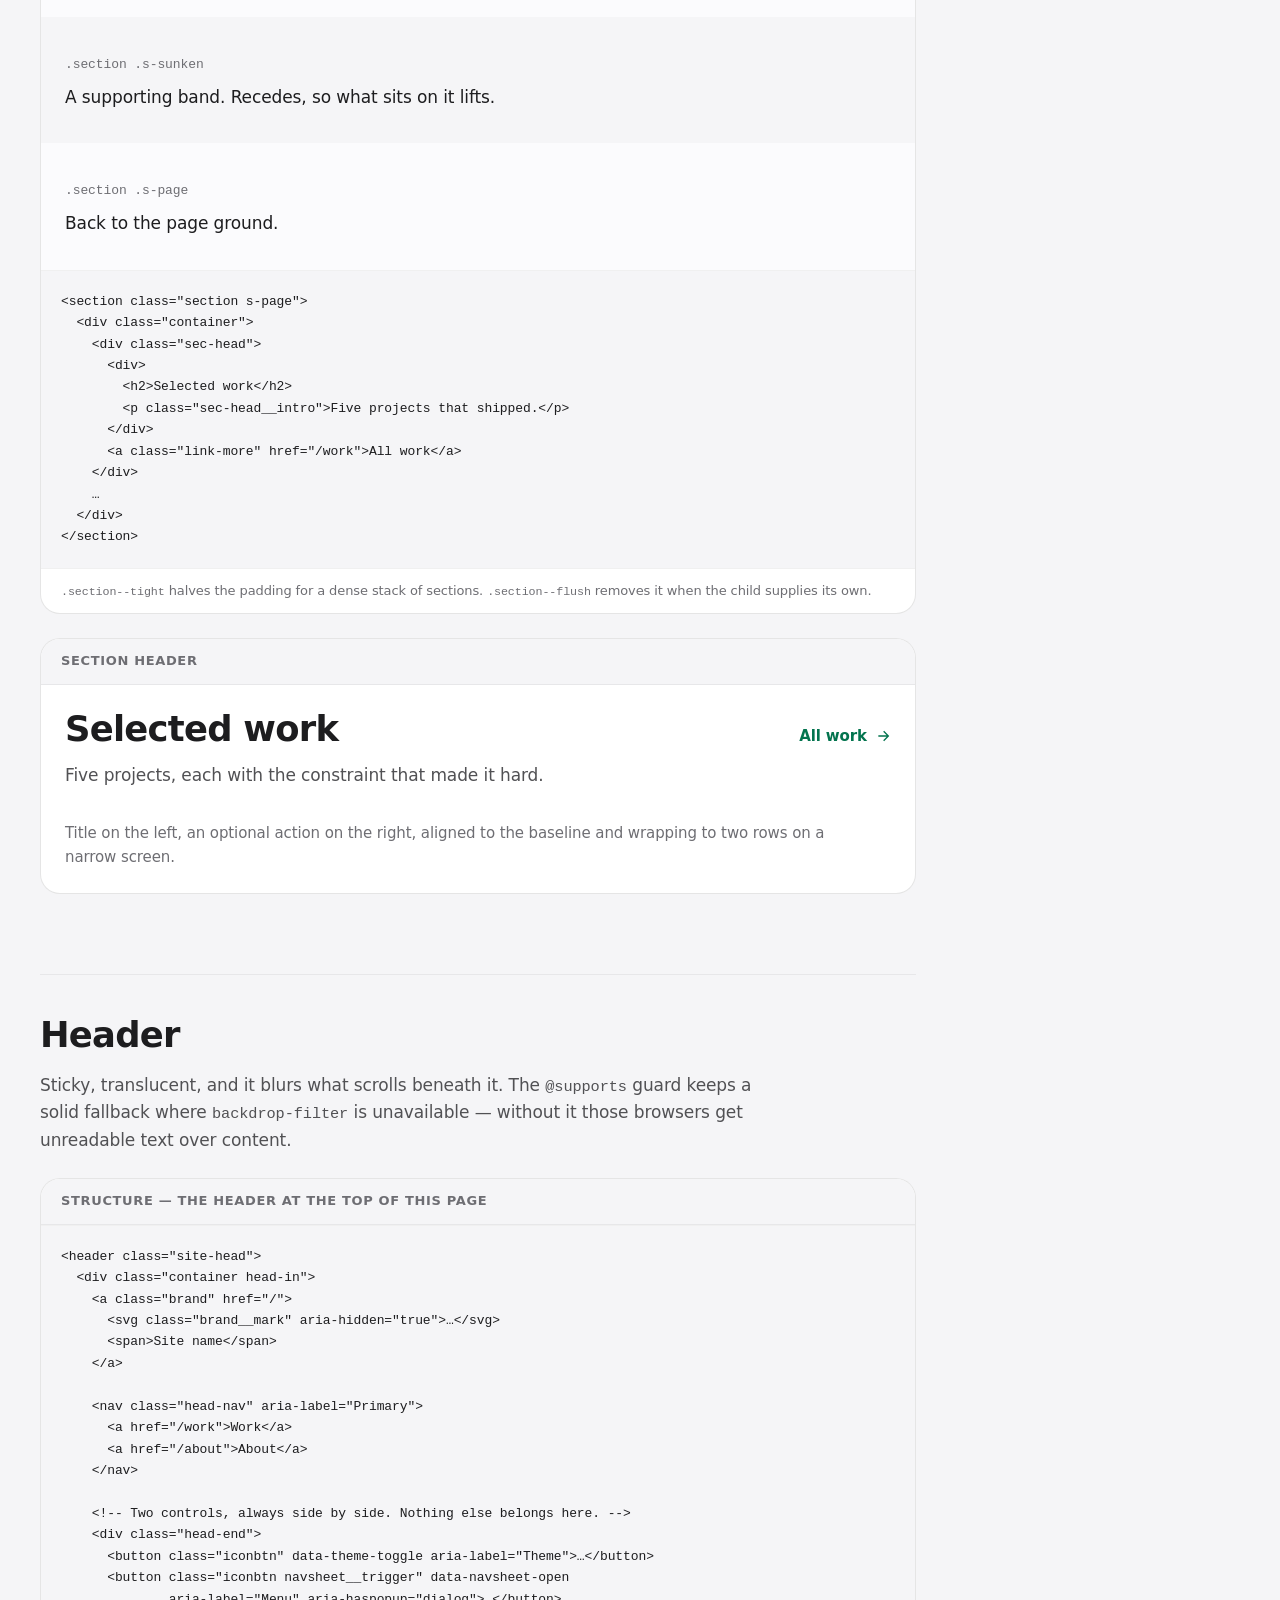
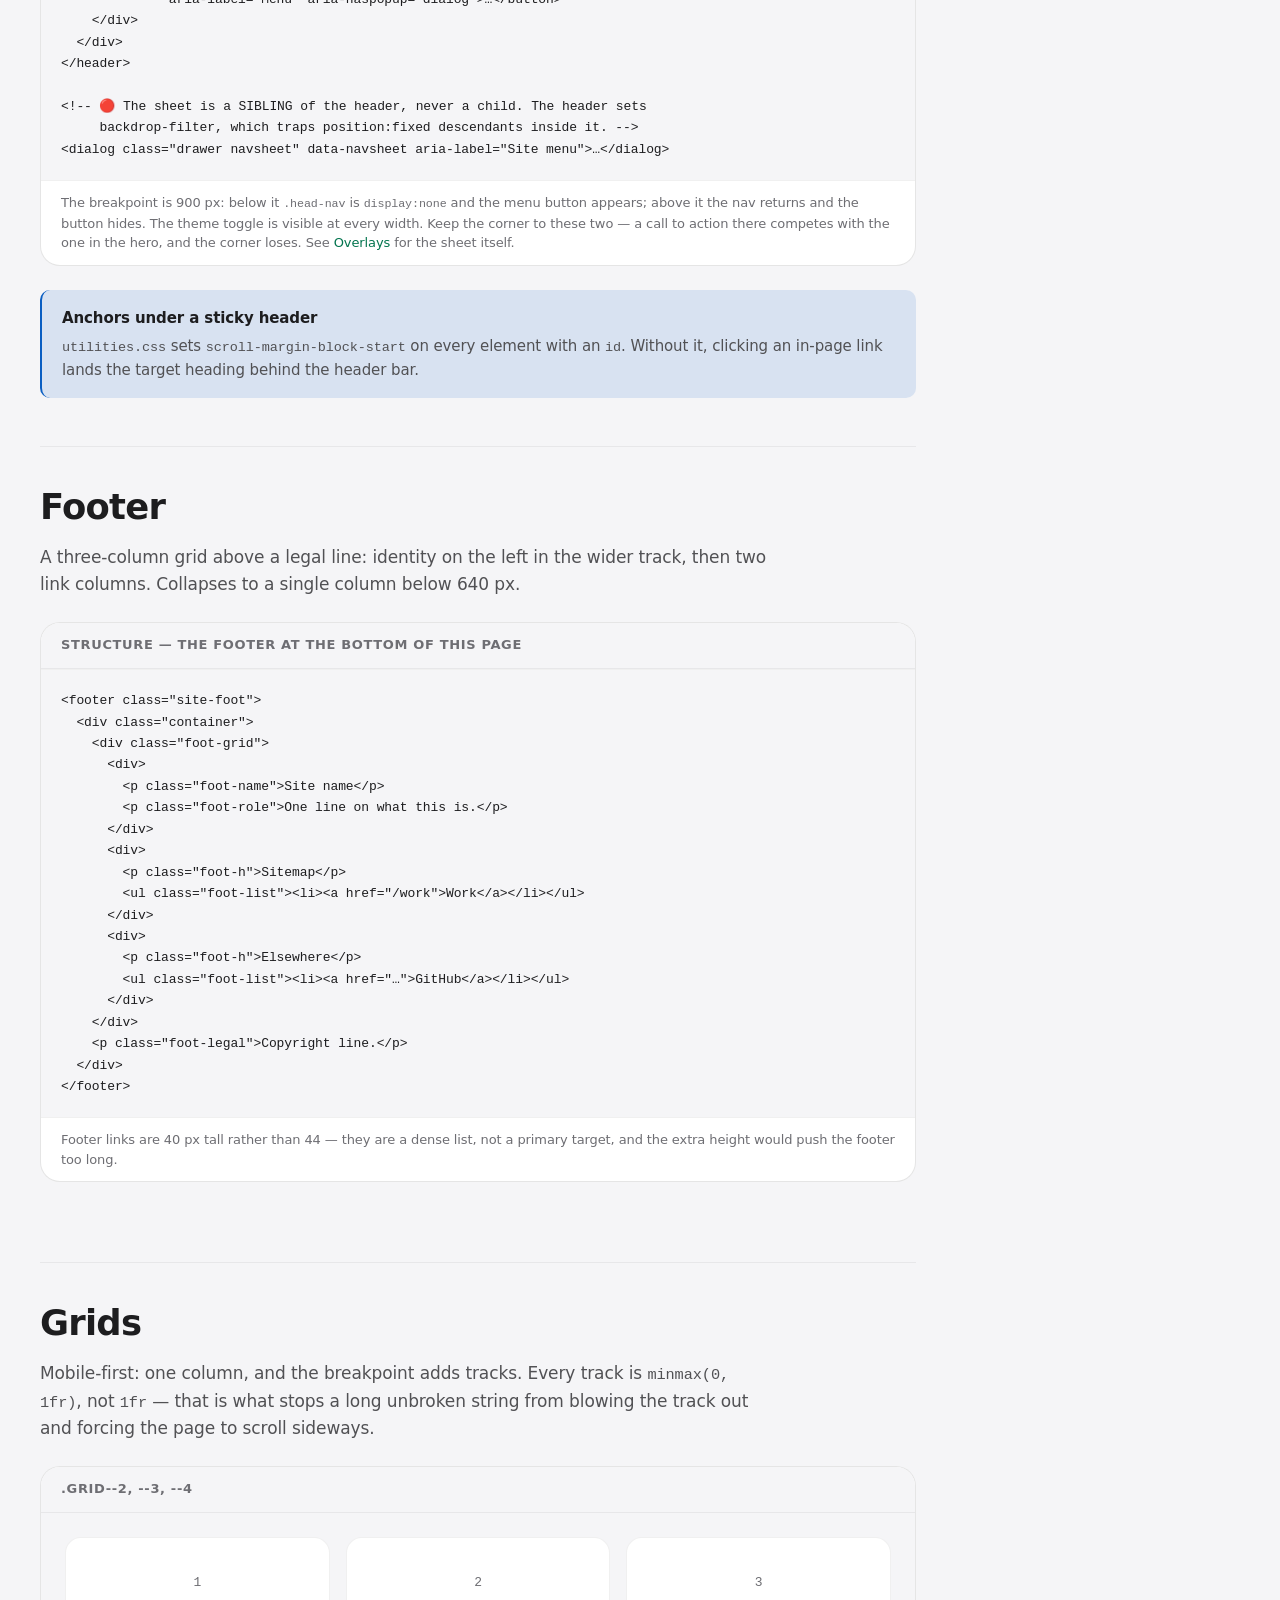
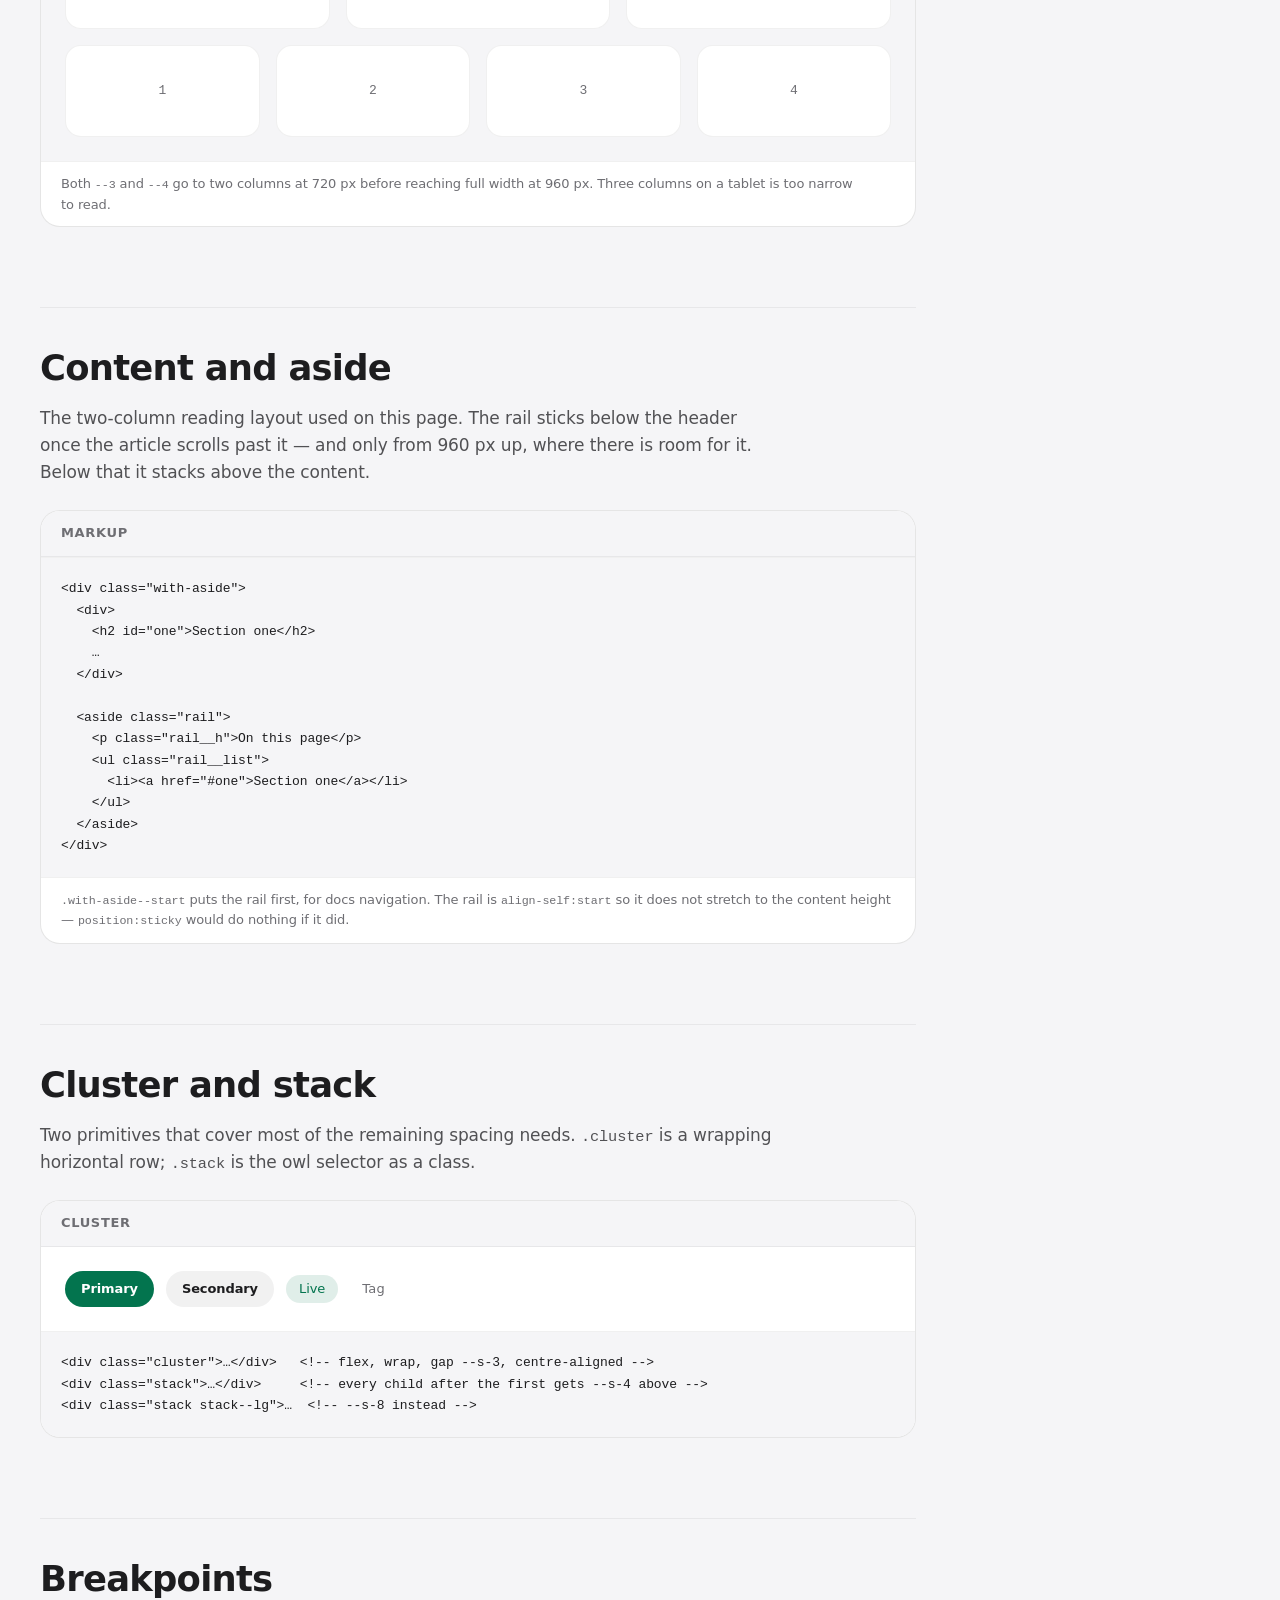
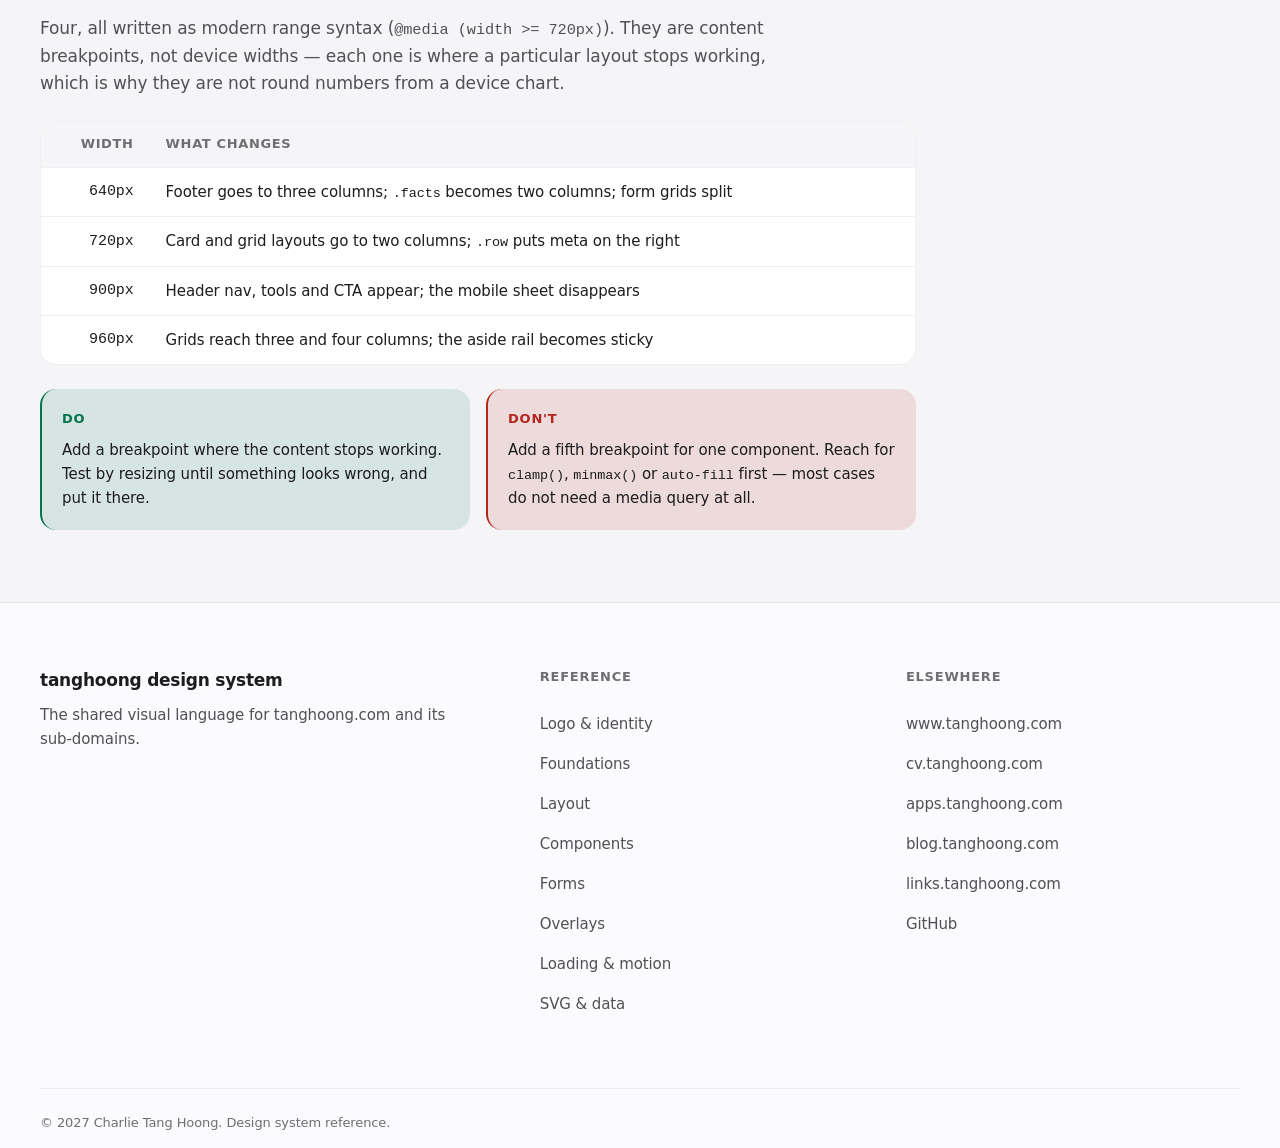
<file: pages/layout.html>
<!doctype html>
<html lang="en">
<head>
<meta charset="utf-8">
<meta name="viewport" content="width=device-width, initial-scale=1, viewport-fit=cover">
<title>Layout — tanghoong design system</title>
<meta name="description" content="Container widths, section banding, the sticky header, the footer, responsive grids, sidebars and the four breakpoints.">
<link rel="canonical" href="https://design.tanghoong.com/pages/layout">
<meta property="og:type" content="website">
<meta property="og:site_name" content="tanghoong design system">
<meta property="og:title" content="Layout — tanghoong design system">
<meta property="og:description" content="Container widths, section banding, the sticky header, the footer, responsive grids, sidebars and the four breakpoints.">
<meta property="og:url" content="https://design.tanghoong.com/pages/layout">
<meta property="og:image" content="https://design.tanghoong.com/og.png">
<meta property="og:image:width" content="1200">
<meta property="og:image:height" content="630">
<meta property="og:image:alt" content="The tanghoong mark on a dark tile, above the words tanghoong design system.">
<meta name="twitter:card" content="summary_large_image">
<meta name="theme-color" content="#fbfbfd" media="(prefers-color-scheme: light)">
<meta name="theme-color" content="#000000" media="(prefers-color-scheme: dark)">
<link rel="icon" href="/favicon.ico" sizes="any">
<link rel="icon" href="/favicon.svg" type="image/svg+xml">
<link rel="apple-touch-icon" href="/apple-touch-icon.png">
<link rel="manifest" href="/site.webmanifest">
<!-- The whole system as one plain-text spec, for agents. These HTML pages are
     for humans; an agent should read this instead of crawling all nine. -->
<link rel="alternate" type="text/plain" href="/llms.txt" title="llms.txt — full spec for agents">
<!-- Runs before the stylesheet so the page never paints the wrong theme.
     try/catch because a browser with storage blocked must still render Auto. -->
<script>try{var t=localStorage.getItem('th');if(t==='light'||t==='dark')document.documentElement.dataset.theme=t;}catch(e){}</script>
<link rel="stylesheet" href="/assets/css/tokens.css">
<link rel="stylesheet" href="/assets/css/base.css">
<link rel="stylesheet" href="/assets/css/layout.css">
<link rel="stylesheet" href="/assets/css/components.css">
<link rel="stylesheet" href="/assets/css/forms.css">
<link rel="stylesheet" href="/assets/css/overlays.css">
<link rel="stylesheet" href="/assets/css/content.css">
<link rel="stylesheet" href="/assets/css/utilities.css">
<!-- conform:allow docs-css-shipped — this IS the reference site; docs.css
     styles the specimen frames. No product page should ever link it. -->
<link rel="stylesheet" href="/assets/css/docs.css">
</head>
<body>
<a class="skip" href="#main">Skip to content</a>

<header class="site-head">
  <div class="container container--wide head-in">
    <a class="brand" href="/">
      <svg class="brand__mark" viewBox="0 0 64 64" aria-hidden="true" focusable="false"><rect width="64" height="64" rx="14.3" fill="#1d1d1f"/><path d="M37 22a13 13 0 1 0 0 20" fill="none" stroke="#4dff9b" stroke-width="5.6" stroke-linecap="round"/><circle cx="49" cy="32" r="4.6" fill="#4dff9b"/></svg>
      <span>tanghoong <span class="t3">design</span></span>
    </a>

    <nav class="head-nav" aria-label="Primary">
      <a href="/pages/brand.html">Logo</a>
      <a href="/pages/foundations.html">Foundations</a>
      <a href="/pages/components.html">Components</a>
      <a href="/pages/forms.html">Forms</a>
      <a href="/pages/patterns.html">Patterns</a>
      <details class="menu">
        <summary>
          More <svg width="12" height="12" viewBox="0 0 24 24" fill="none" stroke="currentColor" stroke-width="2.5" aria-hidden="true"><path d="m6 9 6 6 6-6"/></svg>
        </summary>
        <div class="menu__list">
          <a href="/pages/layout.html">Layout</a>
          <a href="/pages/overlays.html">Overlays</a>
          <a href="/pages/loading.html">Loading &amp; motion</a>
          <a href="/pages/content.html">Content &amp; prose</a>
          <a href="/pages/svg.html">SVG &amp; data</a>
          <div class="menu__sep"></div>
          <a href="/pages/prompt.html">Agent prompt</a>
        </div>
      </details>
    </nav>

    <div class="head-end">
      <button class="iconbtn" type="button" data-theme-toggle aria-label="Theme">
        <svg class="ic ic--auto" width="18" height="18" viewBox="0 0 24 24" fill="none" stroke="currentColor" stroke-width="1.8" aria-hidden="true"><circle cx="12" cy="12" r="9"/><path d="M12 3v18a9 9 0 0 0 0-18Z" fill="currentColor" stroke="none"/></svg><svg class="ic ic--light" width="18" height="18" viewBox="0 0 24 24" fill="none" stroke="currentColor" stroke-width="1.8" aria-hidden="true"><circle cx="12" cy="12" r="4"/><path d="M12 2v2m0 16v2M4.9 4.9l1.4 1.4m11.4 11.4 1.4 1.4M2 12h2m16 0h2M4.9 19.1l1.4-1.4M17.7 6.3l1.4-1.4"/></svg><svg class="ic ic--dark" width="18" height="18" viewBox="0 0 24 24" fill="none" stroke="currentColor" stroke-width="1.8" aria-hidden="true"><path d="M20 14.5A8.5 8.5 0 0 1 9.5 4a8.5 8.5 0 1 0 10.5 10.5Z"/></svg>
      </button>
      <button class="iconbtn navsheet__trigger" type="button" data-navsheet-open aria-label="Menu" aria-haspopup="dialog">
        <svg width="20" height="20" viewBox="0 0 24 24" fill="none" stroke="currentColor" stroke-width="2" aria-hidden="true"><path d="M4 7h16M4 12h16M4 17h16"/></svg>
      </button>
    </div>
  </div>

</header>

<dialog class="drawer navsheet" data-navsheet aria-label="Site menu">
  <div class="navsheet__panel">
    <div class="navsheet__head">
      <span class="navsheet__title">Design system</span>
      <button class="iconbtn" type="button" data-close aria-label="Close menu">
        <svg width="18" height="18" viewBox="0 0 24 24" fill="none" stroke="currentColor" stroke-width="2" aria-hidden="true"><path d="M6 6l12 12M18 6 6 18"/></svg>
      </button>
    </div>
    <a class="sheet-row" href="/pages/brand.html">Logo &amp; identity</a>
    <a class="sheet-row" href="/pages/foundations.html">Foundations</a>
    <a class="sheet-row" href="/pages/layout.html">Layout</a>
    <a class="sheet-row" href="/pages/components.html">Components</a>
    <a class="sheet-row" href="/pages/forms.html">Forms</a>
    <a class="sheet-row" href="/pages/overlays.html">Overlays</a>
    <a class="sheet-row" href="/pages/loading.html">Loading &amp; motion</a>
    <a class="sheet-row" href="/pages/content.html">Content &amp; prose</a>
    <a class="sheet-row" href="/pages/svg.html">SVG &amp; data</a>
    <a class="sheet-row" href="/pages/patterns.html">Patterns</a>
    <a class="sheet-row" href="/pages/prompt.html">Agent prompt</a>
    <div class="sheet-tools">
      <button class="iconbtn" type="button" data-theme-toggle aria-label="Theme">
        <svg class="ic ic--auto" width="18" height="18" viewBox="0 0 24 24" fill="none" stroke="currentColor" stroke-width="1.8" aria-hidden="true"><circle cx="12" cy="12" r="9"/><path d="M12 3v18a9 9 0 0 0 0-18Z" fill="currentColor" stroke="none"/></svg><svg class="ic ic--light" width="18" height="18" viewBox="0 0 24 24" fill="none" stroke="currentColor" stroke-width="1.8" aria-hidden="true"><circle cx="12" cy="12" r="4"/><path d="M12 2v2m0 16v2M4.9 4.9l1.4 1.4m11.4 11.4 1.4 1.4M2 12h2m16 0h2M4.9 19.1l1.4-1.4M17.7 6.3l1.4-1.4"/></svg><svg class="ic ic--dark" width="18" height="18" viewBox="0 0 24 24" fill="none" stroke="currentColor" stroke-width="1.8" aria-hidden="true"><path d="M20 14.5A8.5 8.5 0 0 1 9.5 4a8.5 8.5 0 1 0 10.5 10.5Z"/></svg>
      </button>
    </div>
  </div>
</dialog>

<main id="main">
<section class="section section--tight s-page">
  <div class="container container--wide">
    <ol class="crumb"><li><a href="/">Design system</a></li><li aria-current="page">Layout</li></ol>
    <p class="eyebrow mt-6">03 — Layout</p>
    <h1 class="mt-3">Layout</h1>
    <p class="lede mt-6">Containers, section banding, the sticky header, the footer, grids and sidebars. Layout owns all vertical rhythm so components never have to.</p>
  </div>
</section>

<section class="section section--tight s-sunken">
<div class="container container--wide">
<div class="with-aside">
<div>

  <h2 id="container">Container</h2>
  <p class="t2 mt-4 measure">One class, four widths. The gutter is fluid — <code>clamp(20px, 5vw, 40px)</code> — so it never crowds on a phone or float unanchored on a wide desktop.</p>

  <div class="spec mt-6">
    <div class="spec__label">Widths</div>
    <div class="spec__demo spec__demo--sunken">
      <div style="background:var(--bg-elevated);border:1px solid var(--hairline-soft);border-radius:var(--r-sm);padding:var(--s-3);text-align:center;max-width:720px;margin-inline:auto"><span class="xs mono">--container-prose · 720px</span></div>
      <div class="mt-3" style="background:var(--bg-elevated);border:1px solid var(--hairline-soft);border-radius:var(--r-sm);padding:var(--s-3);text-align:center;max-width:940px;margin-inline:auto"><span class="xs mono">--container-mid · 940px</span></div>
      <div class="mt-3" style="background:var(--bg-elevated);border:1px solid var(--hairline-soft);border-radius:var(--r-sm);padding:var(--s-3);text-align:center;max-width:1120px;margin-inline:auto"><span class="xs mono">--container · 1120px (default)</span></div>
      <div class="mt-3" style="background:var(--bg-elevated);border:1px solid var(--hairline-soft);border-radius:var(--r-sm);padding:var(--s-3);text-align:center;max-width:1320px;margin-inline:auto"><span class="xs mono">--container-wide · 1320px</span></div>
    </div>
    <div class="spec__code">
<pre>&lt;div class="container"&gt;…&lt;/div&gt;              &lt;!-- 1120px, the default --&gt;
&lt;div class="container container--prose"&gt;…  &lt;!-- 720px, article bodies --&gt;
&lt;div class="container container--mid"&gt;…    &lt;!-- 940px --&gt;
&lt;div class="container container--wide"&gt;…   &lt;!-- 1320px, dense dashboards --&gt;</pre>
    </div>
    <p class="spec__note">Prose is 720&nbsp;px because that is roughly 68 characters at 17&nbsp;px — the comfortable reading measure. Do not run body copy at container width.</p>
  </div>

  <h2 id="sections">Sections and banding</h2>
  <p class="t2 mt-4 measure">A page is a stack of <code>&lt;section class="section"&gt;</code>. The section owns its vertical padding via <code>--section-y</code> — a fluid <code>clamp(72px, 9vw, 128px)</code>. Alternate <code>.s-page</code> and <code>.s-sunken</code> to band the scroll so the eye can find where one idea ends.</p>

  <div class="spec mt-6">
    <div class="spec__label">Banding</div>
    <div class="spec__demo spec__demo--tight" style="padding:0">
      <div class="s-page" style="padding:var(--s-8) var(--s-6)"><span class="xs mono t3">.section .s-page</span><p class="mt-2">Hero, primary content.</p></div>
      <div class="s-sunken" style="padding:var(--s-8) var(--s-6)"><span class="xs mono t3">.section .s-sunken</span><p class="mt-2">A supporting band. Recedes, so what sits on it lifts.</p></div>
      <div class="s-page" style="padding:var(--s-8) var(--s-6)"><span class="xs mono t3">.section .s-page</span><p class="mt-2">Back to the page ground.</p></div>
    </div>
    <div class="spec__code">
<pre>&lt;section class="section s-page"&gt;
  &lt;div class="container"&gt;
    &lt;div class="sec-head"&gt;
      &lt;div&gt;
        &lt;h2&gt;Selected work&lt;/h2&gt;
        &lt;p class="sec-head__intro"&gt;Five projects that shipped.&lt;/p&gt;
      &lt;/div&gt;
      &lt;a class="link-more" href="/work"&gt;All work&lt;/a&gt;
    &lt;/div&gt;
    …
  &lt;/div&gt;
&lt;/section&gt;</pre>
    </div>
    <p class="spec__note"><code>.section--tight</code> halves the padding for a dense stack of sections. <code>.section--flush</code> removes it when the child supplies its own.</p>
  </div>

  <div class="spec">
    <div class="spec__label">Section header</div>
    <div class="spec__demo">
      <div class="sec-head">
        <div>
          <h2>Selected work</h2>
          <p class="sec-head__intro">Five projects, each with the constraint that made it hard.</p>
        </div>
        <a class="link-more" href="#sections">All work
          <svg width="16" height="16" viewBox="0 0 24 24" fill="none" stroke="currentColor" stroke-width="2" aria-hidden="true"><path d="M5 12h14m-6-7 7 7-7 7"/></svg>
        </a>
      </div>
      <p class="t3 sm">Title on the left, an optional action on the right, aligned to the baseline and wrapping to two rows on a narrow screen.</p>
    </div>
  </div>

  <h2 id="header">Header</h2>
  <p class="t2 mt-4 measure">Sticky, translucent, and it blurs what scrolls beneath it. The <code>@supports</code> guard keeps a solid fallback where <code>backdrop-filter</code> is unavailable — without it those browsers get unreadable text over content.</p>

  <div class="spec mt-6">
    <div class="spec__label">Structure — the header at the top of this page</div>
    <div class="spec__code">
<pre>&lt;header class="site-head"&gt;
  &lt;div class="container head-in"&gt;
    &lt;a class="brand" href="/"&gt;
      &lt;svg class="brand__mark" aria-hidden="true"&gt;…&lt;/svg&gt;
      &lt;span&gt;Site name&lt;/span&gt;
    &lt;/a&gt;

    &lt;nav class="head-nav" aria-label="Primary"&gt;
      &lt;a href="/work"&gt;Work&lt;/a&gt;
      &lt;a href="/about"&gt;About&lt;/a&gt;
    &lt;/nav&gt;

    &lt;!-- Two controls, always side by side. Nothing else belongs here. --&gt;
    &lt;div class="head-end"&gt;
      &lt;button class="iconbtn" data-theme-toggle aria-label="Theme"&gt;…&lt;/button&gt;
      &lt;button class="iconbtn navsheet__trigger" data-navsheet-open
              aria-label="Menu" aria-haspopup="dialog"&gt;…&lt;/button&gt;
    &lt;/div&gt;
  &lt;/div&gt;
&lt;/header&gt;

&lt;!-- 🔴 The sheet is a SIBLING of the header, never a child. The header sets
     backdrop-filter, which traps position:fixed descendants inside it. --&gt;
&lt;dialog class="drawer navsheet" data-navsheet aria-label="Site menu"&gt;…&lt;/dialog&gt;</pre>
    </div>
    <p class="spec__note">The breakpoint is 900&nbsp;px: below it <code>.head-nav</code> is <code>display:none</code> and the menu button appears; above it the nav returns and the button hides. The theme toggle is visible at every width. Keep the corner to these two — a call to action there competes with the one in the hero, and the corner loses. See <a href="/pages/overlays.html#navsheet">Overlays</a> for the sheet itself.</p>
  </div>

  <div class="note note--info mt-6">
    <strong class="note__title">Anchors under a sticky header</strong>
    <code>utilities.css</code> sets <code>scroll-margin-block-start</code> on every element with an <code>id</code>. Without it, clicking an in-page link lands the target heading behind the header bar.
  </div>

  <h2 id="footer">Footer</h2>
  <p class="t2 mt-4 measure">A three-column grid above a legal line: identity on the left in the wider track, then two link columns. Collapses to a single column below 640&nbsp;px.</p>

  <div class="spec mt-6">
    <div class="spec__label">Structure — the footer at the bottom of this page</div>
    <div class="spec__code">
<pre>&lt;footer class="site-foot"&gt;
  &lt;div class="container"&gt;
    &lt;div class="foot-grid"&gt;
      &lt;div&gt;
        &lt;p class="foot-name"&gt;Site name&lt;/p&gt;
        &lt;p class="foot-role"&gt;One line on what this is.&lt;/p&gt;
      &lt;/div&gt;
      &lt;div&gt;
        &lt;p class="foot-h"&gt;Sitemap&lt;/p&gt;
        &lt;ul class="foot-list"&gt;&lt;li&gt;&lt;a href="/work"&gt;Work&lt;/a&gt;&lt;/li&gt;&lt;/ul&gt;
      &lt;/div&gt;
      &lt;div&gt;
        &lt;p class="foot-h"&gt;Elsewhere&lt;/p&gt;
        &lt;ul class="foot-list"&gt;&lt;li&gt;&lt;a href="…"&gt;GitHub&lt;/a&gt;&lt;/li&gt;&lt;/ul&gt;
      &lt;/div&gt;
    &lt;/div&gt;
    &lt;p class="foot-legal"&gt;Copyright line.&lt;/p&gt;
  &lt;/div&gt;
&lt;/footer&gt;</pre>
    </div>
    <p class="spec__note">Footer links are 40&nbsp;px tall rather than 44 — they are a dense list, not a primary target, and the extra height would push the footer too long.</p>
  </div>

  <h2 id="grids">Grids</h2>
  <p class="t2 mt-4 measure">Mobile-first: one column, and the breakpoint adds tracks. Every track is <code>minmax(0, 1fr)</code>, not <code>1fr</code> — that is what stops a long unbroken string from blowing the track out and forcing the page to scroll sideways.</p>

  <div class="spec mt-6">
    <div class="spec__label">.grid--2, --3, --4</div>
    <div class="spec__demo spec__demo--sunken">
      <div class="grid grid--3">
        <div class="tile" style="border-radius:var(--r-md)">1</div>
        <div class="tile" style="border-radius:var(--r-md)">2</div>
        <div class="tile" style="border-radius:var(--r-md)">3</div>
      </div>
      <div class="grid grid--4 mt-4">
        <div class="tile" style="border-radius:var(--r-md)">1</div>
        <div class="tile" style="border-radius:var(--r-md)">2</div>
        <div class="tile" style="border-radius:var(--r-md)">3</div>
        <div class="tile" style="border-radius:var(--r-md)">4</div>
      </div>
    </div>
    <p class="spec__note">Both <code>--3</code> and <code>--4</code> go to two columns at 720&nbsp;px before reaching full width at 960&nbsp;px. Three columns on a tablet is too narrow to read.</p>
  </div>

  <h2 id="aside">Content and aside</h2>
  <p class="t2 mt-4 measure">The two-column reading layout used on this page. The rail sticks below the header once the article scrolls past it — and only from 960&nbsp;px up, where there is room for it. Below that it stacks above the content.</p>

  <div class="spec mt-6">
    <div class="spec__label">Markup</div>
    <div class="spec__code">
<pre>&lt;div class="with-aside"&gt;
  &lt;div&gt;
    &lt;h2 id="one"&gt;Section one&lt;/h2&gt;
    …
  &lt;/div&gt;

  &lt;aside class="rail"&gt;
    &lt;p class="rail__h"&gt;On this page&lt;/p&gt;
    &lt;ul class="rail__list"&gt;
      &lt;li&gt;&lt;a href="#one"&gt;Section one&lt;/a&gt;&lt;/li&gt;
    &lt;/ul&gt;
  &lt;/aside&gt;
&lt;/div&gt;</pre>
    </div>
    <p class="spec__note"><code>.with-aside--start</code> puts the rail first, for docs navigation. The rail is <code>align-self:start</code> so it does not stretch to the content height — <code>position:sticky</code> would do nothing if it did.</p>
  </div>

  <h2 id="cluster">Cluster and stack</h2>
  <p class="t2 mt-4 measure">Two primitives that cover most of the remaining spacing needs. <code>.cluster</code> is a wrapping horizontal row; <code>.stack</code> is the owl selector as a class.</p>

  <div class="spec mt-6">
    <div class="spec__label">Cluster</div>
    <div class="spec__demo">
      <div class="cluster">
        <button class="btn btn--filled btn--sm" type="button">Primary</button>
        <button class="btn btn--quiet btn--sm" type="button">Secondary</button>
        <span class="badge badge--ok">Live</span>
        <span class="chip">Tag</span>
      </div>
    </div>
    <div class="spec__code">
<pre>&lt;div class="cluster"&gt;…&lt;/div&gt;   &lt;!-- flex, wrap, gap --s-3, centre-aligned --&gt;
&lt;div class="stack"&gt;…&lt;/div&gt;     &lt;!-- every child after the first gets --s-4 above --&gt;
&lt;div class="stack stack--lg"&gt;…  &lt;!-- --s-8 instead --&gt;</pre>
    </div>
  </div>

  <h2 id="responsive">Breakpoints</h2>
  <p class="t2 mt-4 measure">Four, all written as modern range syntax (<code>@media (width &gt;= 720px)</code>). They are content breakpoints, not device widths — each one is where a particular layout stops working, which is why they are not round numbers from a device chart.</p>

  <div class="table-wrap mt-6">
    <table class="table">
      <thead><tr><th class="num">Width</th><th>What changes</th></tr></thead>
      <tbody>
        <tr><td class="num mono">640px</td><td>Footer goes to three columns; <code>.facts</code> becomes two columns; form grids split</td></tr>
        <tr><td class="num mono">720px</td><td>Card and grid layouts go to two columns; <code>.row</code> puts meta on the right</td></tr>
        <tr><td class="num mono">900px</td><td>Header nav, tools and CTA appear; the mobile sheet disappears</td></tr>
        <tr><td class="num mono">960px</td><td>Grids reach three and four columns; the aside rail becomes sticky</td></tr>
      </tbody>
    </table>
  </div>

  <div class="rules mt-6">
    <div class="rule rule--do">
      <span class="rule__h">Do</span>
      Add a breakpoint where the content stops working. Test by resizing until something looks wrong, and put it there.
    </div>
    <div class="rule rule--dont">
      <span class="rule__h">Don't</span>
      Add a fifth breakpoint for one component. Reach for <code>clamp()</code>, <code>minmax()</code> or <code>auto-fill</code> first — most cases do not need a media query at all.
    </div>
  </div>

</div>

<aside class="rail">
  <p class="rail__h">Layout</p>
  <ul class="rail__list">
    <li><a href="#container">Container</a></li>
    <li><a href="#sections">Sections</a></li>
    <li><a href="#header">Header</a></li>
    <li><a href="#footer">Footer</a></li>
    <li><a href="#grids">Grids</a></li>
    <li><a href="#aside">Content and aside</a></li>
    <li><a href="#cluster">Cluster and stack</a></li>
    <li><a href="#responsive">Breakpoints</a></li>
  </ul>
</aside>
</div>
</div>
</section>
</main>

<footer class="site-foot">
  <div class="container container--wide">
    <div class="foot-grid">
      <div>
        <p class="foot-name">tanghoong design system</p>
        <p class="foot-role">The shared visual language for tanghoong.com and its sub-domains.</p>
      </div>
      <div>
        <p class="foot-h">Reference</p>
        <ul class="foot-list">
          <li><a href="/pages/brand.html">Logo &amp; identity</a></li>
          <li><a href="/pages/foundations.html">Foundations</a></li>
          <li><a href="/pages/layout.html">Layout</a></li>
          <li><a href="/pages/components.html">Components</a></li>
          <li><a href="/pages/forms.html">Forms</a></li>
          <li><a href="/pages/overlays.html">Overlays</a></li>
          <li><a href="/pages/loading.html">Loading &amp; motion</a></li>
          <li><a href="/pages/svg.html">SVG &amp; data</a></li>
        </ul>
      </div>
      <div>
        <p class="foot-h">Elsewhere</p>
        <ul class="foot-list">
          <li><a href="https://www.tanghoong.com/">www.tanghoong.com</a></li>
          <li><a href="https://cv.tanghoong.com/">cv.tanghoong.com</a></li>
          <li><a href="https://apps.tanghoong.com/">apps.tanghoong.com</a></li>
          <li><a href="https://blog.tanghoong.com/">blog.tanghoong.com</a></li>
          <li><a href="https://links.tanghoong.com/">links.tanghoong.com</a></li>
          <li><a href="https://github.com/tanghoong">GitHub</a></li>
        </ul>
      </div>
    </div>
    <p class="foot-legal">&copy; 2027 Charlie Tang Hoong. Design system reference.</p>
  </div>
</footer>

<script src="/assets/js/theme.js" defer></script>
<script src="/assets/js/nav.js" defer></script>
<script src="/assets/js/docs.js" defer></script>
</body>
</html>
</file>
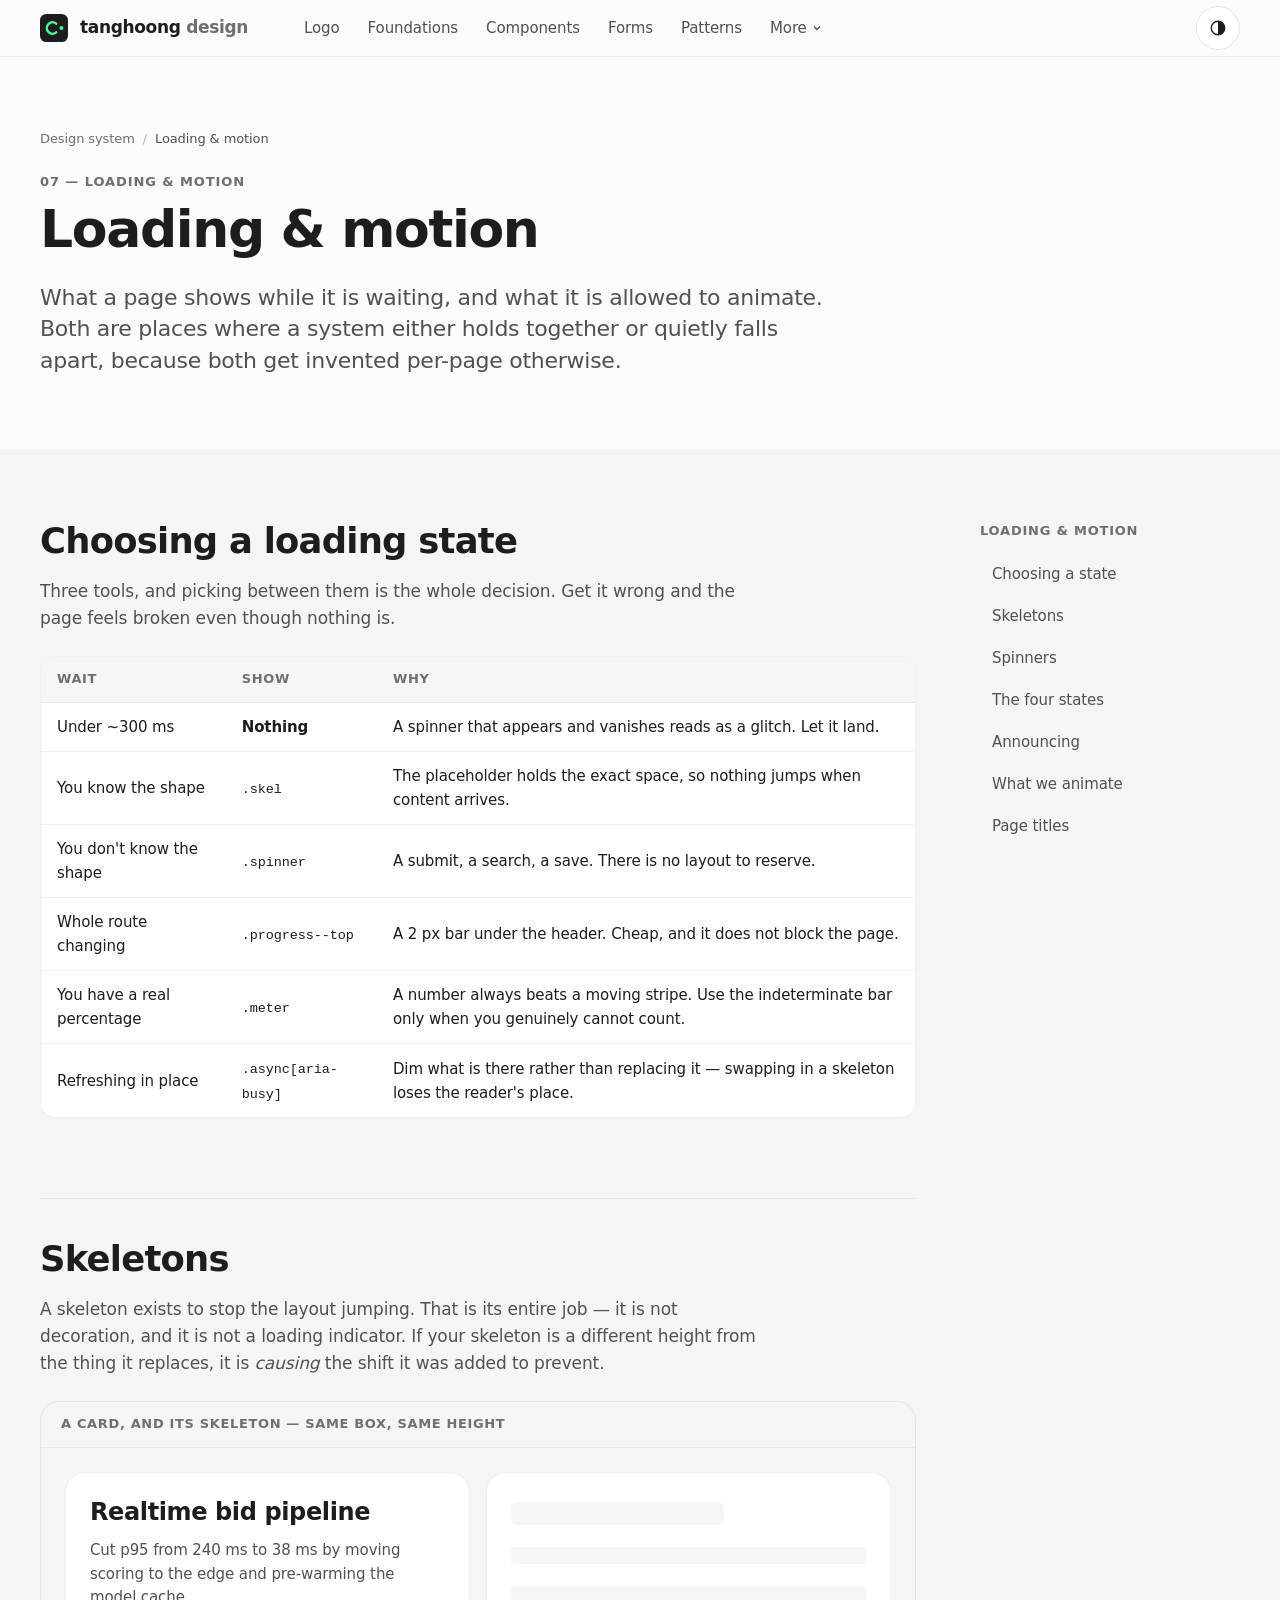
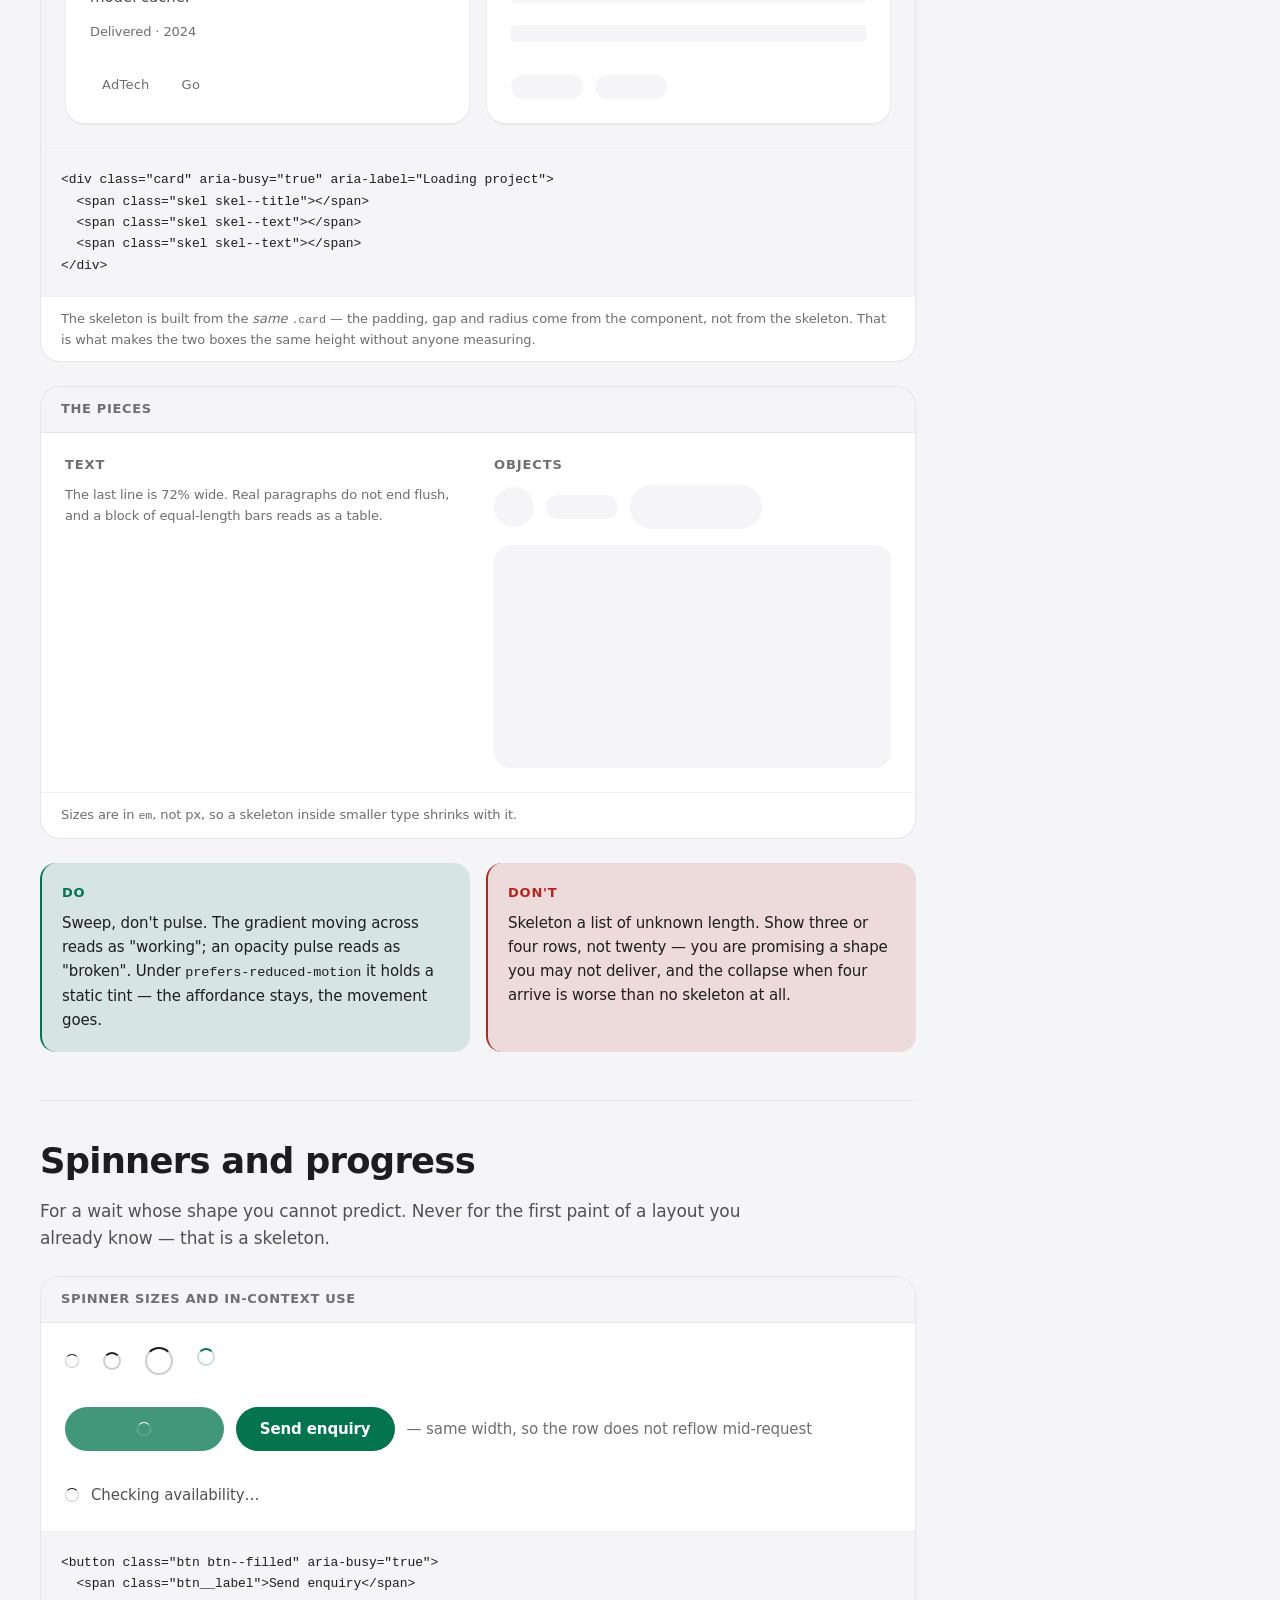
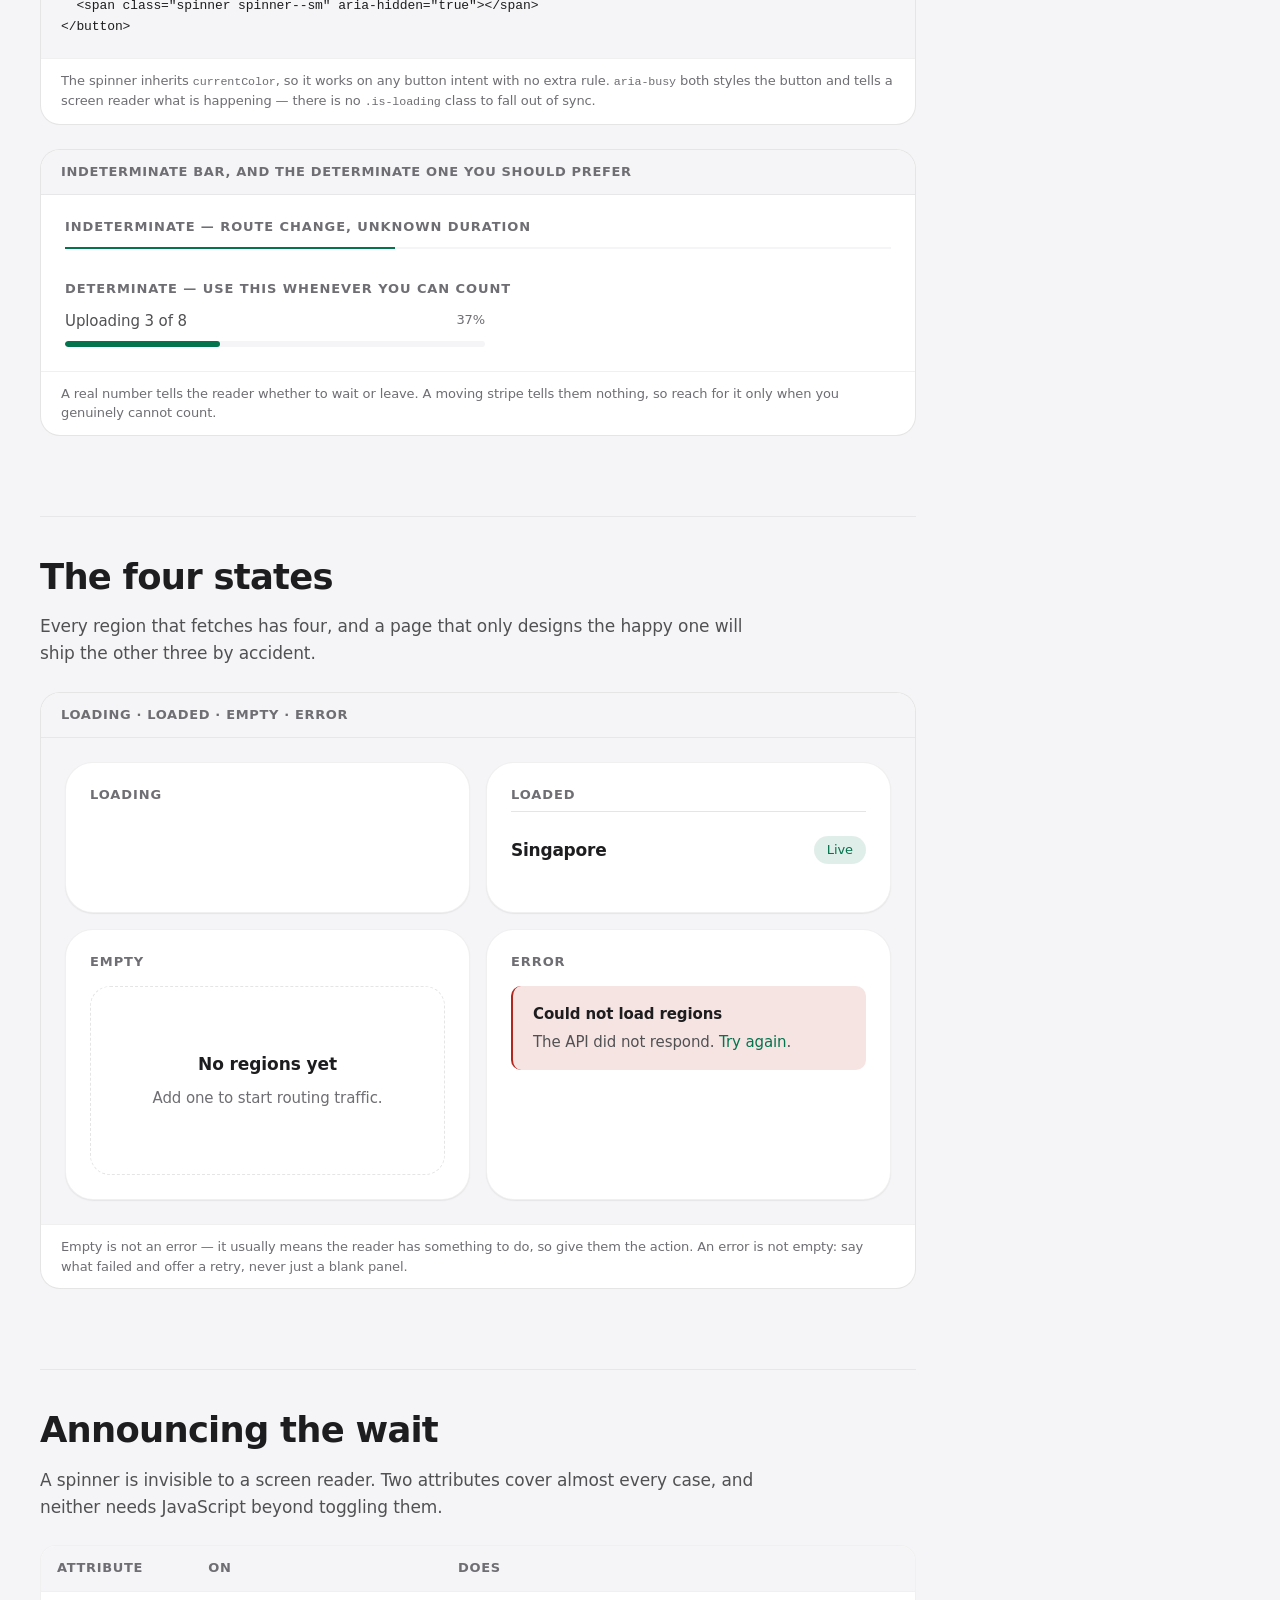
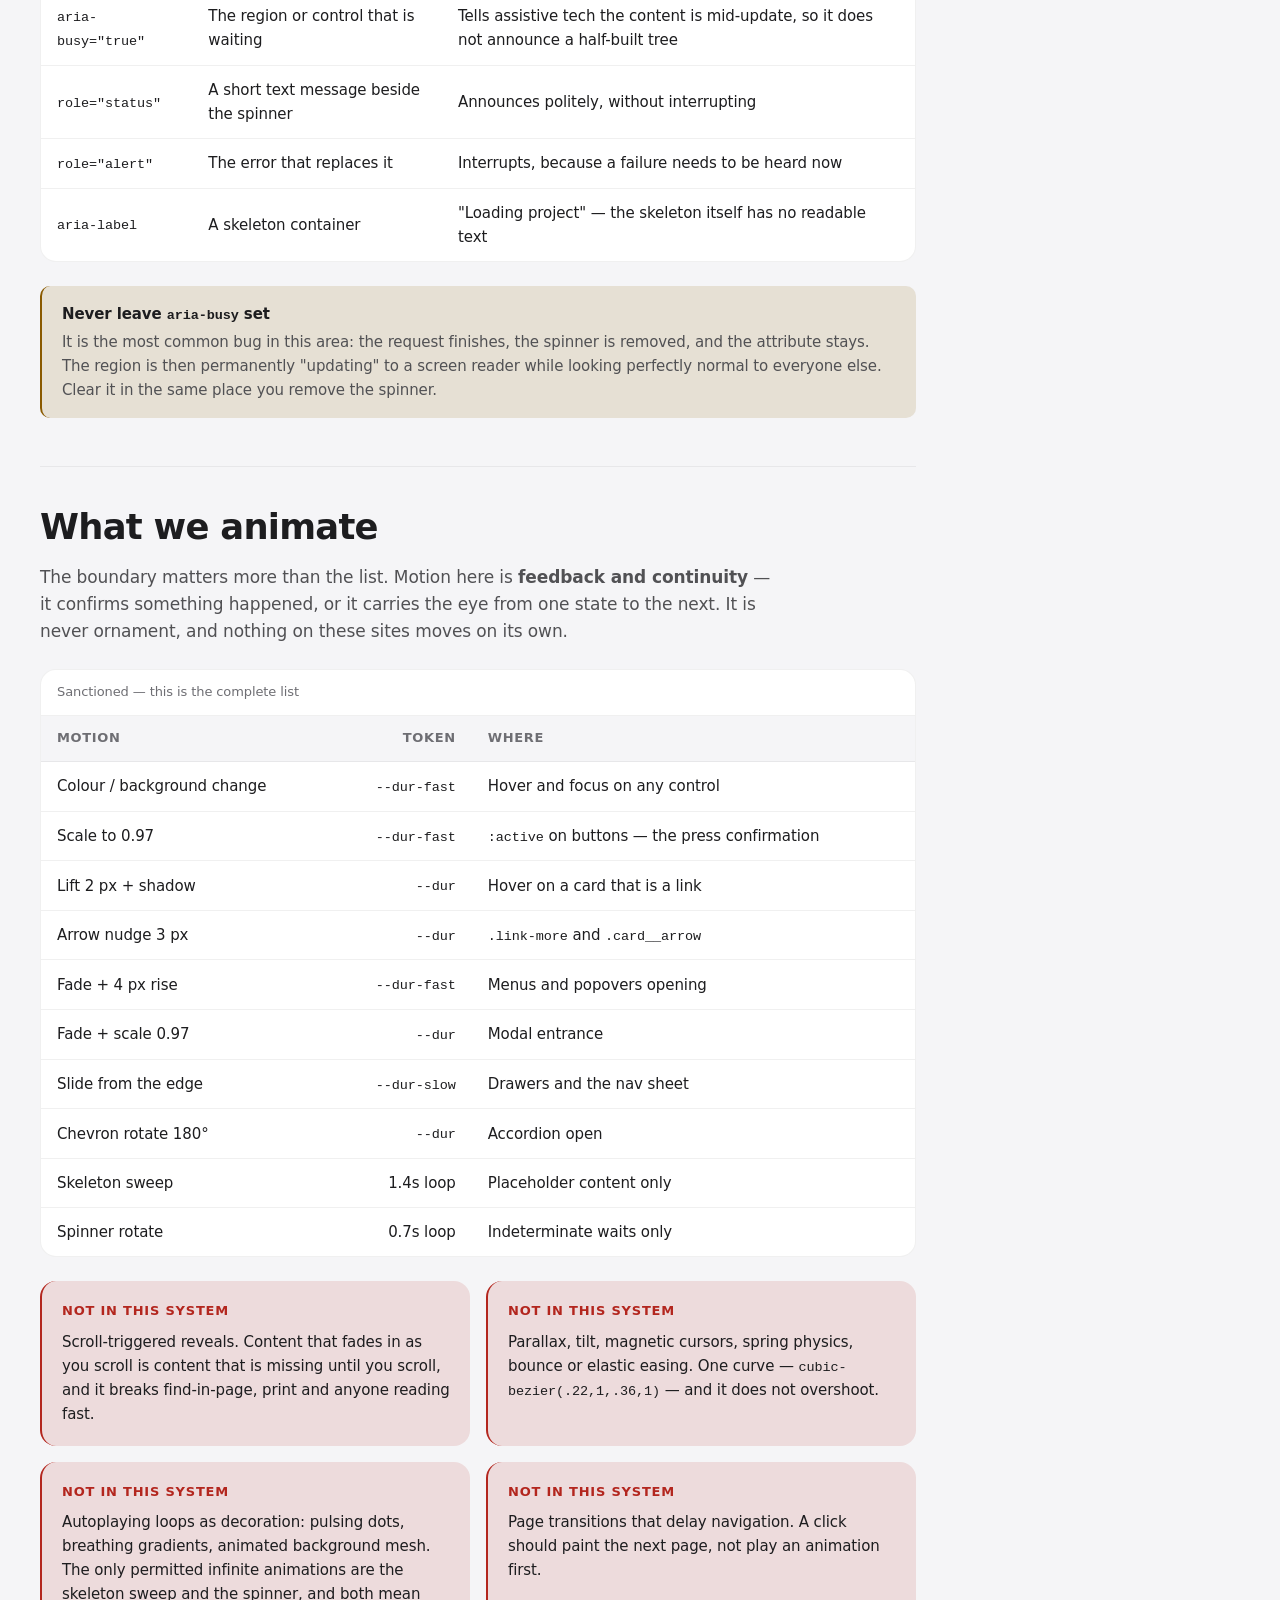
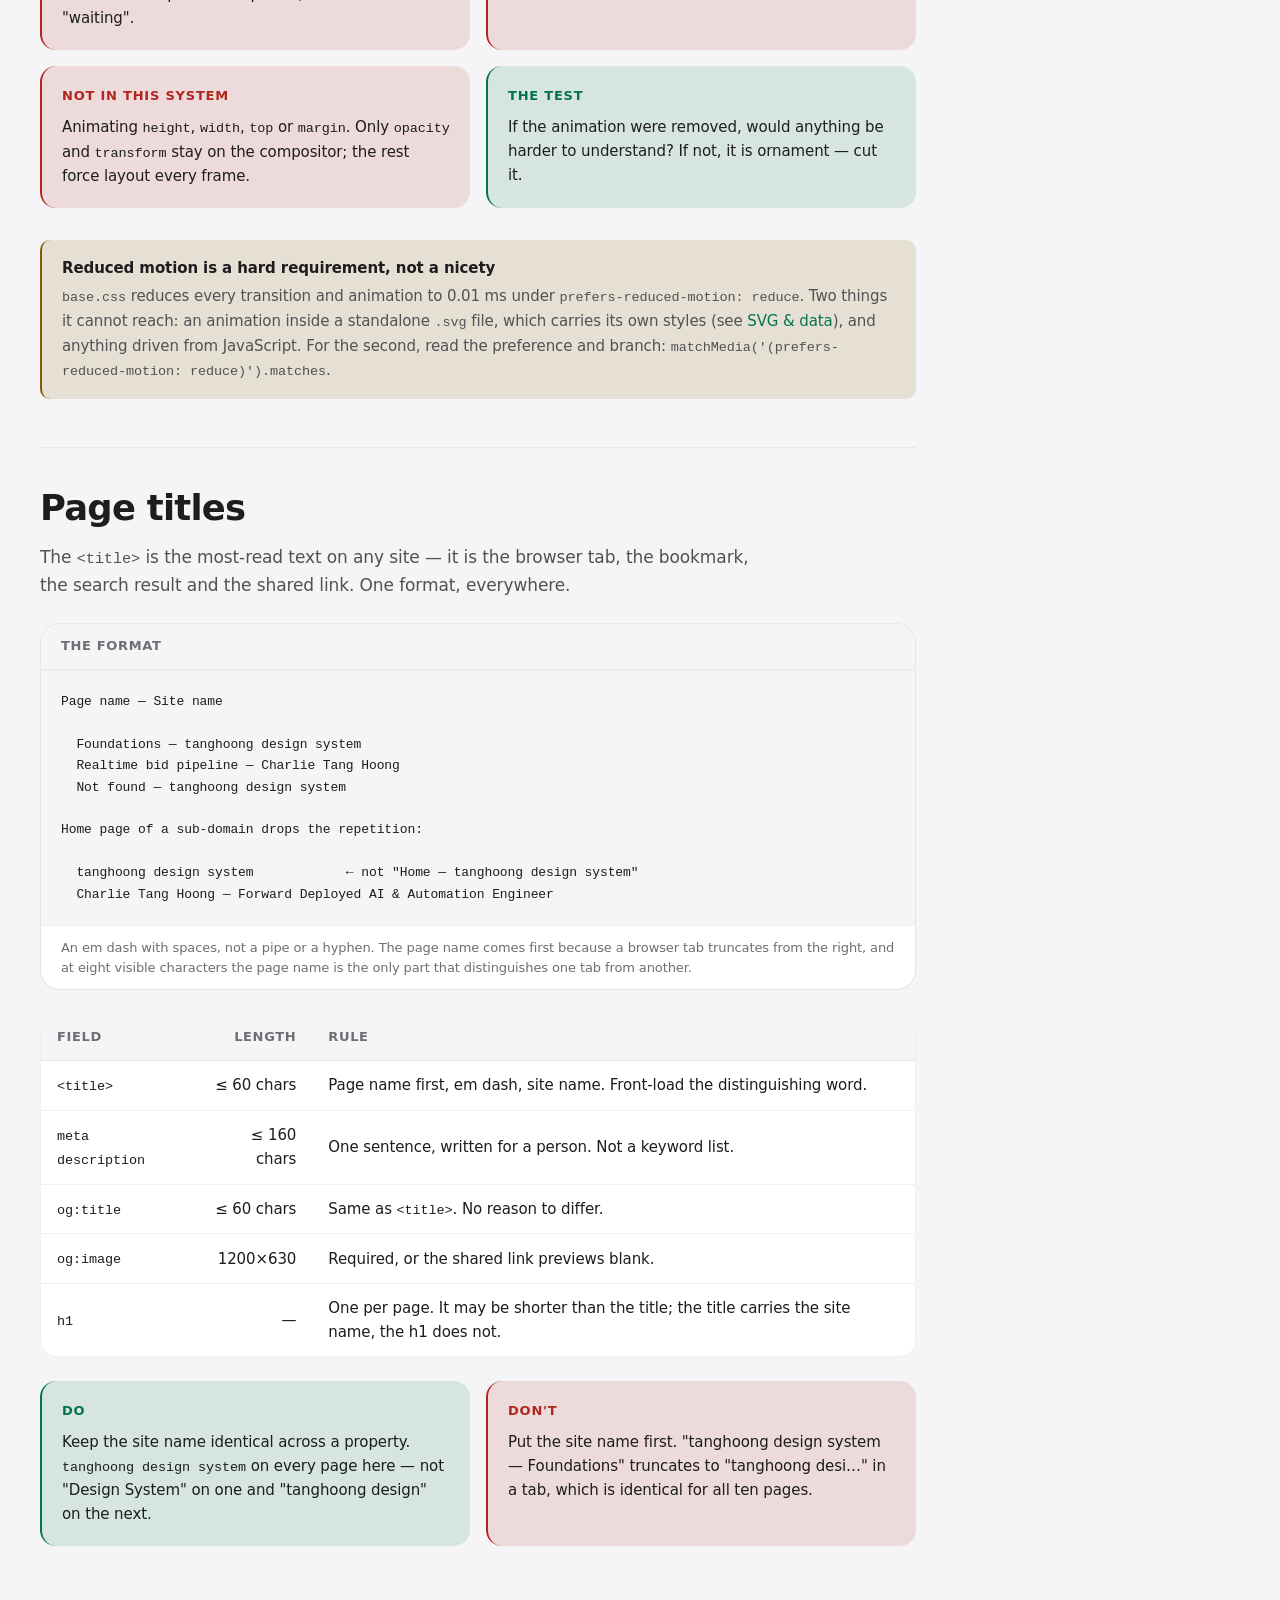
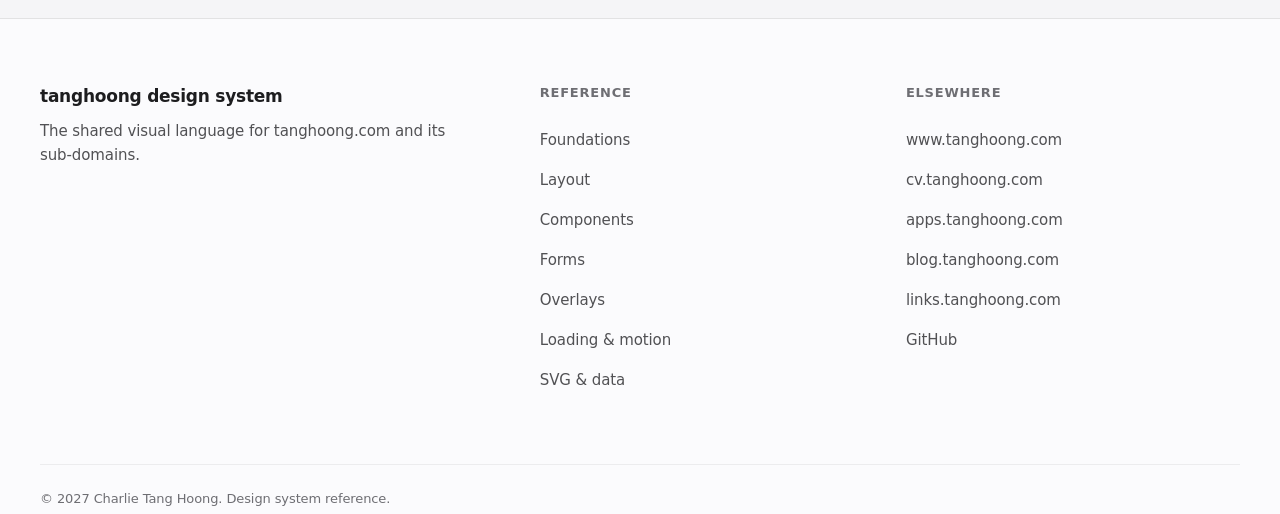
<file: pages/loading.html>
<!doctype html>
<html lang="en">
<head>
<meta charset="utf-8">
<meta name="viewport" content="width=device-width, initial-scale=1, viewport-fit=cover">
<title>Loading and motion — tanghoong design system</title>
<meta name="description" content="Skeletons, spinners and the four async states; the complete list of sanctioned animations; and the page title convention.">
<link rel="canonical" href="https://design.tanghoong.com/pages/loading">
<meta property="og:type" content="website">
<meta property="og:site_name" content="tanghoong design system">
<meta property="og:title" content="Loading and motion — tanghoong design system">
<meta property="og:description" content="Skeletons, spinners and the four async states; the complete list of sanctioned animations; and the page title convention.">
<meta property="og:url" content="https://design.tanghoong.com/pages/loading">
<meta property="og:image" content="https://design.tanghoong.com/og.png">
<meta property="og:image:width" content="1200">
<meta property="og:image:height" content="630">
<meta property="og:image:alt" content="The tanghoong mark on a dark tile, above the words tanghoong design system.">
<meta name="twitter:card" content="summary_large_image">
<meta name="theme-color" content="#fbfbfd" media="(prefers-color-scheme: light)">
<meta name="theme-color" content="#000000" media="(prefers-color-scheme: dark)">
<link rel="icon" href="/favicon.ico" sizes="any">
<link rel="icon" href="/favicon.svg" type="image/svg+xml">
<link rel="apple-touch-icon" href="/apple-touch-icon.png">
<link rel="manifest" href="/site.webmanifest">
<!-- The whole system as one plain-text spec, for agents. These HTML pages are
     for humans; an agent should read this instead of crawling all nine. -->
<link rel="alternate" type="text/plain" href="/llms.txt" title="llms.txt — full spec for agents">
<!-- Runs before the stylesheet so the page never paints the wrong theme.
     try/catch because a browser with storage blocked must still render Auto. -->
<script>try{var t=localStorage.getItem('th');if(t==='light'||t==='dark')document.documentElement.dataset.theme=t;}catch(e){}</script>
<link rel="stylesheet" href="/assets/css/tokens.css">
<link rel="stylesheet" href="/assets/css/base.css">
<link rel="stylesheet" href="/assets/css/layout.css">
<link rel="stylesheet" href="/assets/css/components.css">
<link rel="stylesheet" href="/assets/css/forms.css">
<link rel="stylesheet" href="/assets/css/overlays.css">
<link rel="stylesheet" href="/assets/css/content.css">
<link rel="stylesheet" href="/assets/css/utilities.css">
<!-- conform:allow one-primary — the busy-button specimen shows both states -->
<!-- conform:allow docs-css-shipped — this IS the reference site; docs.css
     styles the specimen frames. No product page should ever link it. -->
<link rel="stylesheet" href="/assets/css/docs.css">
</head>
<body>
<a class="skip" href="#main">Skip to content</a>

<header class="site-head">
  <div class="container container--wide head-in">
    <a class="brand" href="/">
      <svg class="brand__mark" viewBox="0 0 64 64" aria-hidden="true" focusable="false"><rect width="64" height="64" rx="14.3" fill="#1d1d1f"/><path d="M37 22a13 13 0 1 0 0 20" fill="none" stroke="#4dff9b" stroke-width="5.6" stroke-linecap="round"/><circle cx="49" cy="32" r="4.6" fill="#4dff9b"/></svg>
      <span>tanghoong <span class="t3">design</span></span>
    </a>

    <nav class="head-nav" aria-label="Primary">
      <a href="/pages/brand.html">Logo</a>
      <a href="/pages/foundations.html">Foundations</a>
      <a href="/pages/components.html">Components</a>
      <a href="/pages/forms.html">Forms</a>
      <a href="/pages/patterns.html">Patterns</a>
      <details class="menu">
        <summary>
          More <svg width="12" height="12" viewBox="0 0 24 24" fill="none" stroke="currentColor" stroke-width="2.5" aria-hidden="true"><path d="m6 9 6 6 6-6"/></svg>
        </summary>
        <div class="menu__list">
          <a href="/pages/layout.html">Layout</a>
          <a href="/pages/overlays.html">Overlays</a>
          <a href="/pages/loading.html">Loading &amp; motion</a>
          <a href="/pages/content.html">Content &amp; prose</a>
          <a href="/pages/svg.html">SVG &amp; data</a>
          <div class="menu__sep"></div>
          <a href="/pages/prompt.html">Agent prompt</a>
        </div>
      </details>
    </nav>

    <div class="head-end">
      <button class="iconbtn" type="button" data-theme-toggle aria-label="Theme">
        <svg class="ic ic--auto" width="18" height="18" viewBox="0 0 24 24" fill="none" stroke="currentColor" stroke-width="1.8" aria-hidden="true"><circle cx="12" cy="12" r="9"/><path d="M12 3v18a9 9 0 0 0 0-18Z" fill="currentColor" stroke="none"/></svg><svg class="ic ic--light" width="18" height="18" viewBox="0 0 24 24" fill="none" stroke="currentColor" stroke-width="1.8" aria-hidden="true"><circle cx="12" cy="12" r="4"/><path d="M12 2v2m0 16v2M4.9 4.9l1.4 1.4m11.4 11.4 1.4 1.4M2 12h2m16 0h2M4.9 19.1l1.4-1.4M17.7 6.3l1.4-1.4"/></svg><svg class="ic ic--dark" width="18" height="18" viewBox="0 0 24 24" fill="none" stroke="currentColor" stroke-width="1.8" aria-hidden="true"><path d="M20 14.5A8.5 8.5 0 0 1 9.5 4a8.5 8.5 0 1 0 10.5 10.5Z"/></svg>
      </button>
      <button class="iconbtn navsheet__trigger" type="button" data-navsheet-open aria-label="Menu" aria-haspopup="dialog">
        <svg width="20" height="20" viewBox="0 0 24 24" fill="none" stroke="currentColor" stroke-width="2" aria-hidden="true"><path d="M4 7h16M4 12h16M4 17h16"/></svg>
      </button>
    </div>
  </div>

</header>

<dialog class="drawer navsheet" data-navsheet aria-label="Site menu">
  <div class="navsheet__panel">
    <div class="navsheet__head">
      <span class="navsheet__title">Design system</span>
      <button class="iconbtn" type="button" data-close aria-label="Close menu">
        <svg width="18" height="18" viewBox="0 0 24 24" fill="none" stroke="currentColor" stroke-width="2" aria-hidden="true"><path d="M6 6l12 12M18 6 6 18"/></svg>
      </button>
    </div>
    <a class="sheet-row" href="/pages/brand.html">Logo &amp; identity</a>
    <a class="sheet-row" href="/pages/foundations.html">Foundations</a>
    <a class="sheet-row" href="/pages/layout.html">Layout</a>
    <a class="sheet-row" href="/pages/components.html">Components</a>
    <a class="sheet-row" href="/pages/forms.html">Forms</a>
    <a class="sheet-row" href="/pages/overlays.html">Overlays</a>
    <a class="sheet-row" href="/pages/loading.html">Loading &amp; motion</a>
    <a class="sheet-row" href="/pages/content.html">Content &amp; prose</a>
    <a class="sheet-row" href="/pages/svg.html">SVG &amp; data</a>
    <a class="sheet-row" href="/pages/patterns.html">Patterns</a>
    <a class="sheet-row" href="/pages/prompt.html">Agent prompt</a>
    <div class="sheet-tools">
      <button class="iconbtn" type="button" data-theme-toggle aria-label="Theme">
        <svg class="ic ic--auto" width="18" height="18" viewBox="0 0 24 24" fill="none" stroke="currentColor" stroke-width="1.8" aria-hidden="true"><circle cx="12" cy="12" r="9"/><path d="M12 3v18a9 9 0 0 0 0-18Z" fill="currentColor" stroke="none"/></svg><svg class="ic ic--light" width="18" height="18" viewBox="0 0 24 24" fill="none" stroke="currentColor" stroke-width="1.8" aria-hidden="true"><circle cx="12" cy="12" r="4"/><path d="M12 2v2m0 16v2M4.9 4.9l1.4 1.4m11.4 11.4 1.4 1.4M2 12h2m16 0h2M4.9 19.1l1.4-1.4M17.7 6.3l1.4-1.4"/></svg><svg class="ic ic--dark" width="18" height="18" viewBox="0 0 24 24" fill="none" stroke="currentColor" stroke-width="1.8" aria-hidden="true"><path d="M20 14.5A8.5 8.5 0 0 1 9.5 4a8.5 8.5 0 1 0 10.5 10.5Z"/></svg>
      </button>
    </div>
  </div>
</dialog>

<main id="main">
<section class="section section--tight s-page">
  <div class="container container--wide">
    <ol class="crumb"><li><a href="/">Design system</a></li><li aria-current="page">Loading &amp; motion</li></ol>
    <p class="eyebrow mt-6">07 — Loading &amp; motion</p>
    <h1 class="mt-3">Loading &amp; motion</h1>
    <p class="lede mt-6">What a page shows while it is waiting, and what it is allowed to animate. Both are places where a system either holds together or quietly falls apart, because both get invented per-page otherwise.</p>
  </div>
</section>

<section class="section section--tight s-sunken">
<div class="container container--wide">
<div class="with-aside">
<div>

  <h2 id="choosing">Choosing a loading state</h2>
  <p class="t2 mt-4 measure">Three tools, and picking between them is the whole decision. Get it wrong and the page feels broken even though nothing is.</p>

  <div class="table-wrap mt-6">
    <table class="table">
      <thead><tr><th>Wait</th><th>Show</th><th>Why</th></tr></thead>
      <tbody>
        <tr><td>Under ~300&nbsp;ms</td><td><strong>Nothing</strong></td><td>A spinner that appears and vanishes reads as a glitch. Let it land.</td></tr>
        <tr><td>You know the shape</td><td><code>.skel</code></td><td>The placeholder holds the exact space, so nothing jumps when content arrives.</td></tr>
        <tr><td>You don't know the shape</td><td><code>.spinner</code></td><td>A submit, a search, a save. There is no layout to reserve.</td></tr>
        <tr><td>Whole route changing</td><td><code>.progress--top</code></td><td>A 2&nbsp;px bar under the header. Cheap, and it does not block the page.</td></tr>
        <tr><td>You have a real percentage</td><td><code>.meter</code></td><td>A number always beats a moving stripe. Use the indeterminate bar only when you genuinely cannot count.</td></tr>
        <tr><td>Refreshing in place</td><td><code>.async[aria-busy]</code></td><td>Dim what is there rather than replacing it — swapping in a skeleton loses the reader's place.</td></tr>
      </tbody>
    </table>
  </div>

  <h2 id="skeleton">Skeletons</h2>
  <p class="t2 mt-4 measure">A skeleton exists to stop the layout jumping. That is its entire job — it is not decoration, and it is not a loading indicator. If your skeleton is a different height from the thing it replaces, it is <em>causing</em> the shift it was added to prevent.</p>

  <div class="spec mt-6">
    <div class="spec__label">A card, and its skeleton — same box, same height</div>
    <div class="spec__demo spec__demo--sunken">
      <div class="grid grid--2">
        <article class="card">
          <span class="card__title">Realtime bid pipeline</span>
          <span class="card__desc">Cut p95 from 240&nbsp;ms to 38&nbsp;ms by moving scoring to the edge and pre-warming the model cache.</span>
          <span class="card__status">Delivered · 2024</span>
          <span class="card__foot"><span class="chips"><span class="chip">AdTech</span><span class="chip">Go</span></span></span>
        </article>

        <div class="card" aria-busy="true" aria-label="Loading project">
          <span class="skel skel--title"></span>
          <span class="skel skel--text"></span>
          <span class="skel skel--text"></span>
          <span class="skel skel--text"></span>
          <span class="card__foot"><span class="cluster"><span class="skel skel--chip"></span><span class="skel skel--chip"></span></span></span>
        </div>
      </div>
    </div>
    <div class="spec__code">
<pre>&lt;div class="card" aria-busy="true" aria-label="Loading project"&gt;
  &lt;span class="skel skel--title"&gt;&lt;/span&gt;
  &lt;span class="skel skel--text"&gt;&lt;/span&gt;
  &lt;span class="skel skel--text"&gt;&lt;/span&gt;
&lt;/div&gt;</pre>
    </div>
    <p class="spec__note">The skeleton is built from the <em>same</em> <code>.card</code> — the padding, gap and radius come from the component, not from the skeleton. That is what makes the two boxes the same height without anyone measuring.</p>
  </div>

  <div class="spec">
    <div class="spec__label">The pieces</div>
    <div class="spec__demo">
      <div class="grid grid--2 grid--gap-lg">
        <div>
          <p class="eyebrow">Text</p>
          <div class="mt-3">
            <span class="skel skel--title"></span>
            <span class="skel skel--text"></span>
            <span class="skel skel--text"></span>
            <span class="skel skel--text"></span>
          </div>
          <p class="xs t3 mt-3">The last line is 72% wide. Real paragraphs do not end flush, and a block of equal-length bars reads as a table.</p>
        </div>
        <div>
          <p class="eyebrow">Objects</p>
          <div class="cluster mt-3">
            <span class="skel skel--avatar"></span>
            <span class="skel skel--chip"></span>
            <span class="skel skel--btn"></span>
          </div>
          <div class="skel skel--media mt-4"></div>
        </div>
      </div>
    </div>
    <p class="spec__note">Sizes are in <code>em</code>, not px, so a skeleton inside smaller type shrinks with it.</p>
  </div>

  <div class="rules mt-6">
    <div class="rule rule--do">
      <span class="rule__h">Do</span>
      Sweep, don't pulse. The gradient moving across reads as "working"; an opacity pulse reads as "broken". Under <code>prefers-reduced-motion</code> it holds a static tint — the affordance stays, the movement goes.
    </div>
    <div class="rule rule--dont">
      <span class="rule__h">Don't</span>
      Skeleton a list of unknown length. Show three or four rows, not twenty — you are promising a shape you may not deliver, and the collapse when four arrive is worse than no skeleton at all.
    </div>
  </div>

  <h2 id="spinner">Spinners and progress</h2>
  <p class="t2 mt-4 measure">For a wait whose shape you cannot predict. Never for the first paint of a layout you already know — that is a skeleton.</p>

  <div class="spec mt-6">
    <div class="spec__label">Spinner sizes and in-context use</div>
    <div class="spec__demo">
      <div class="cluster demo-gap-6">
        <span class="spinner spinner--sm"></span>
        <span class="spinner"></span>
        <span class="spinner spinner--lg"></span>
        <span class="t-accent"><span class="spinner"></span></span>
      </div>

      <div class="cluster mt-8">
        <button class="btn btn--filled" type="button" aria-busy="true">
          <span class="btn__label">Send enquiry</span>
          <span class="spinner spinner--sm" aria-hidden="true"></span>
        </button>
        <button class="btn btn--filled" type="button">Send enquiry</button>
        <span class="sm t3">— same width, so the row does not reflow mid-request</span>
      </div>

      <div class="cluster mt-8">
        <span class="spinner spinner--sm" aria-hidden="true"></span>
        <span class="sm t2" role="status">Checking availability…</span>
      </div>
    </div>
    <div class="spec__code">
<pre>&lt;button class="btn btn--filled" aria-busy="true"&gt;
  &lt;span class="btn__label"&gt;Send enquiry&lt;/span&gt;
  &lt;span class="spinner spinner--sm" aria-hidden="true"&gt;&lt;/span&gt;
&lt;/button&gt;</pre>
    </div>
    <p class="spec__note">The spinner inherits <code>currentColor</code>, so it works on any button intent with no extra rule. <code>aria-busy</code> both styles the button and tells a screen reader what is happening — there is no <code>.is-loading</code> class to fall out of sync.</p>
  </div>

  <div class="spec">
    <div class="spec__label">Indeterminate bar, and the determinate one you should prefer</div>
    <div class="spec__demo">
      <p class="eyebrow">Indeterminate — route change, unknown duration</p>
      <div class="progress mt-3"></div>
      <p class="eyebrow mt-8">Determinate — use this whenever you can count</p>
      <div class="cluster mt-3 demo-between demo-narrow">
        <span class="sm t2">Uploading 3 of 8</span><span class="xs t3 nums">37%</span>
      </div>
      <div class="meter mt-2 demo-narrow" role="progressbar" aria-valuenow="37" aria-valuemin="0" aria-valuemax="100" aria-label="Upload progress">
        <div class="meter__fill demo-w37"></div>
      </div>
    </div>
    <p class="spec__note">A real number tells the reader whether to wait or leave. A moving stripe tells them nothing, so reach for it only when you genuinely cannot count.</p>
  </div>

  <h2 id="states">The four states</h2>
  <p class="t2 mt-4 measure">Every region that fetches has four, and a page that only designs the happy one will ship the other three by accident.</p>

  <div class="spec mt-6">
    <div class="spec__label">Loading · loaded · empty · error</div>
    <div class="spec__demo spec__demo--sunken">
      <div class="grid grid--2">
        <div class="panel panel--elevated" aria-busy="true">
          <p class="eyebrow">Loading</p>
          <div class="mt-4"><span class="skel skel--text"></span><span class="skel skel--text"></span></div>
        </div>
        <div class="panel panel--elevated">
          <p class="eyebrow">Loaded</p>
          <ul class="rows mt-2">
            <li><div class="row"><div><p class="row__title">Singapore</p></div><span class="badge badge--ok">Live</span></div></li>
          </ul>
        </div>
        <div class="panel panel--elevated">
          <p class="eyebrow">Empty</p>
          <div class="empty mt-4">
            <p class="empty__title">No regions yet</p>
            <p class="sm">Add one to start routing traffic.</p>
          </div>
        </div>
        <div class="panel panel--elevated">
          <p class="eyebrow">Error</p>
          <div class="note note--danger mt-4" role="alert">
            <strong class="note__title">Could not load regions</strong>
            The API did not respond. <a href="#states">Try again</a>.
          </div>
        </div>
      </div>
    </div>
    <p class="spec__note">Empty is not an error — it usually means the reader has something to do, so give them the action. An error is not empty: say what failed and offer a retry, never just a blank panel.</p>
  </div>

  <h2 id="announce">Announcing the wait</h2>
  <p class="t2 mt-4 measure">A spinner is invisible to a screen reader. Two attributes cover almost every case, and neither needs JavaScript beyond toggling them.</p>

  <div class="table-wrap mt-6">
    <table class="table">
      <thead><tr><th>Attribute</th><th>On</th><th>Does</th></tr></thead>
      <tbody>
        <tr><td><code>aria-busy="true"</code></td><td>The region or control that is waiting</td><td>Tells assistive tech the content is mid-update, so it does not announce a half-built tree</td></tr>
        <tr><td><code>role="status"</code></td><td>A short text message beside the spinner</td><td>Announces politely, without interrupting</td></tr>
        <tr><td><code>role="alert"</code></td><td>The error that replaces it</td><td>Interrupts, because a failure needs to be heard now</td></tr>
        <tr><td><code>aria-label</code></td><td>A skeleton container</td><td>"Loading project" — the skeleton itself has no readable text</td></tr>
      </tbody>
    </table>
  </div>

  <div class="note note--warn mt-6">
    <strong class="note__title">Never leave <code>aria-busy</code> set</strong>
    It is the most common bug in this area: the request finishes, the spinner is removed, and the attribute stays. The region is then permanently "updating" to a screen reader while looking perfectly normal to everyone else. Clear it in the same place you remove the spinner.
  </div>

  <h2 id="motion-scope">What we animate</h2>
  <p class="t2 mt-4 measure">The boundary matters more than the list. Motion here is <strong>feedback and continuity</strong> — it confirms something happened, or it carries the eye from one state to the next. It is never ornament, and nothing on these sites moves on its own.</p>

  <div class="table-wrap mt-6">
    <table class="table">
      <caption>Sanctioned — this is the complete list</caption>
      <thead><tr><th>Motion</th><th class="num">Token</th><th>Where</th></tr></thead>
      <tbody>
        <tr><td>Colour / background change</td><td class="num"><code>--dur-fast</code></td><td>Hover and focus on any control</td></tr>
        <tr><td>Scale to 0.97</td><td class="num"><code>--dur-fast</code></td><td><code>:active</code> on buttons — the press confirmation</td></tr>
        <tr><td>Lift 2&nbsp;px + shadow</td><td class="num"><code>--dur</code></td><td>Hover on a card that is a link</td></tr>
        <tr><td>Arrow nudge 3&nbsp;px</td><td class="num"><code>--dur</code></td><td><code>.link-more</code> and <code>.card__arrow</code></td></tr>
        <tr><td>Fade + 4&nbsp;px rise</td><td class="num"><code>--dur-fast</code></td><td>Menus and popovers opening</td></tr>
        <tr><td>Fade + scale 0.97</td><td class="num"><code>--dur</code></td><td>Modal entrance</td></tr>
        <tr><td>Slide from the edge</td><td class="num"><code>--dur-slow</code></td><td>Drawers and the nav sheet</td></tr>
        <tr><td>Chevron rotate 180°</td><td class="num"><code>--dur</code></td><td>Accordion open</td></tr>
        <tr><td>Skeleton sweep</td><td class="num">1.4s loop</td><td>Placeholder content only</td></tr>
        <tr><td>Spinner rotate</td><td class="num">0.7s loop</td><td>Indeterminate waits only</td></tr>
      </tbody>
    </table>
  </div>

  <div class="rules mt-6">
    <div class="rule rule--dont">
      <span class="rule__h">Not in this system</span>
      Scroll-triggered reveals. Content that fades in as you scroll is content that is missing until you scroll, and it breaks find-in-page, print and anyone reading fast.
    </div>
    <div class="rule rule--dont">
      <span class="rule__h">Not in this system</span>
      Parallax, tilt, magnetic cursors, spring physics, bounce or elastic easing. One curve — <code>cubic-bezier(.22,1,.36,1)</code> — and it does not overshoot.
    </div>
    <div class="rule rule--dont">
      <span class="rule__h">Not in this system</span>
      Autoplaying loops as decoration: pulsing dots, breathing gradients, animated background mesh. The only permitted infinite animations are the skeleton sweep and the spinner, and both mean "waiting".
    </div>
    <div class="rule rule--dont">
      <span class="rule__h">Not in this system</span>
      Page transitions that delay navigation. A click should paint the next page, not play an animation first.
    </div>
    <div class="rule rule--dont">
      <span class="rule__h">Not in this system</span>
      Animating <code>height</code>, <code>width</code>, <code>top</code> or <code>margin</code>. Only <code>opacity</code> and <code>transform</code> stay on the compositor; the rest force layout every frame.
    </div>
    <div class="rule rule--do">
      <span class="rule__h">The test</span>
      If the animation were removed, would anything be harder to understand? If not, it is ornament — cut it.
    </div>
  </div>

  <div class="note note--warn mt-8">
    <strong class="note__title">Reduced motion is a hard requirement, not a nicety</strong>
    <code>base.css</code> reduces every transition and animation to 0.01&nbsp;ms under
    <code>prefers-reduced-motion: reduce</code>. Two things it cannot reach: an animation
    inside a standalone <code>.svg</code> file, which carries its own styles (see
    <a href="/pages/svg.html#motion">SVG &amp; data</a>), and anything driven from JavaScript.
    For the second, read the preference and branch:
    <code>matchMedia('(prefers-reduced-motion: reduce)').matches</code>.
  </div>

  <h2 id="titles">Page titles</h2>
  <p class="t2 mt-4 measure">The <code>&lt;title&gt;</code> is the most-read text on any site — it is the browser tab, the bookmark, the search result and the shared link. One format, everywhere.</p>

  <div class="spec mt-6">
    <div class="spec__label">The format</div>
    <div class="spec__code">
<pre>Page name — Site name

  Foundations — tanghoong design system
  Realtime bid pipeline — Charlie Tang Hoong
  Not found — tanghoong design system

Home page of a sub-domain drops the repetition:

  tanghoong design system            ← not "Home — tanghoong design system"
  Charlie Tang Hoong — Forward Deployed AI &amp; Automation Engineer</pre>
    </div>
    <p class="spec__note">An em dash with spaces, not a pipe or a hyphen. The page name comes first because a browser tab truncates from the right, and at eight visible characters the page name is the only part that distinguishes one tab from another.</p>
  </div>

  <div class="table-wrap mt-6">
    <table class="table">
      <thead><tr><th>Field</th><th class="num">Length</th><th>Rule</th></tr></thead>
      <tbody>
        <tr><td><code>&lt;title&gt;</code></td><td class="num">≤ 60 chars</td><td>Page name first, em dash, site name. Front-load the distinguishing word.</td></tr>
        <tr><td><code>meta description</code></td><td class="num">≤ 160 chars</td><td>One sentence, written for a person. Not a keyword list.</td></tr>
        <tr><td><code>og:title</code></td><td class="num">≤ 60 chars</td><td>Same as <code>&lt;title&gt;</code>. No reason to differ.</td></tr>
        <tr><td><code>og:image</code></td><td class="num">1200×630</td><td>Required, or the shared link previews blank.</td></tr>
        <tr><td><code>h1</code></td><td class="num">—</td><td>One per page. It may be shorter than the title; the title carries the site name, the h1 does not.</td></tr>
      </tbody>
    </table>
  </div>

  <div class="rules mt-6">
    <div class="rule rule--do">
      <span class="rule__h">Do</span>
      Keep the site name identical across a property. <code>tanghoong design system</code> on every page here — not "Design System" on one and "tanghoong design" on the next.
    </div>
    <div class="rule rule--dont">
      <span class="rule__h">Don't</span>
      Put the site name first. "tanghoong design system — Foundations" truncates to "tanghoong desi…" in a tab, which is identical for all ten pages.
    </div>
  </div>

</div>

<aside class="rail">
  <p class="rail__h">Loading &amp; motion</p>
  <ul class="rail__list">
    <li><a href="#choosing">Choosing a state</a></li>
    <li><a href="#skeleton">Skeletons</a></li>
    <li><a href="#spinner">Spinners</a></li>
    <li><a href="#states">The four states</a></li>
    <li><a href="#announce">Announcing</a></li>
    <li><a href="#motion-scope">What we animate</a></li>
    <li><a href="#titles">Page titles</a></li>
  </ul>
</aside>
</div>
</div>
</section>
</main>

<footer class="site-foot">
  <div class="container container--wide">
    <div class="foot-grid">
      <div>
        <p class="foot-name">tanghoong design system</p>
        <p class="foot-role">The shared visual language for tanghoong.com and its sub-domains.</p>
      </div>
      <div>
        <p class="foot-h">Reference</p>
        <ul class="foot-list">
          <li><a href="/pages/foundations.html">Foundations</a></li>
          <li><a href="/pages/layout.html">Layout</a></li>
          <li><a href="/pages/components.html">Components</a></li>
          <li><a href="/pages/forms.html">Forms</a></li>
          <li><a href="/pages/overlays.html">Overlays</a></li>
          <li><a href="/pages/loading.html">Loading &amp; motion</a></li>
          <li><a href="/pages/svg.html">SVG &amp; data</a></li>
        </ul>
      </div>
      <div>
        <p class="foot-h">Elsewhere</p>
        <ul class="foot-list">
          <li><a href="https://www.tanghoong.com/">www.tanghoong.com</a></li>
          <li><a href="https://cv.tanghoong.com/">cv.tanghoong.com</a></li>
          <li><a href="https://apps.tanghoong.com/">apps.tanghoong.com</a></li>
          <li><a href="https://blog.tanghoong.com/">blog.tanghoong.com</a></li>
          <li><a href="https://links.tanghoong.com/">links.tanghoong.com</a></li>
          <li><a href="https://github.com/tanghoong">GitHub</a></li>
        </ul>
      </div>
    </div>
    <p class="foot-legal">&copy; 2027 Charlie Tang Hoong. Design system reference.</p>
  </div>
</footer>

<script src="/assets/js/theme.js" defer></script>
<script src="/assets/js/nav.js" defer></script>
<script src="/assets/js/docs.js" defer></script>
</body>
</html>
</file>
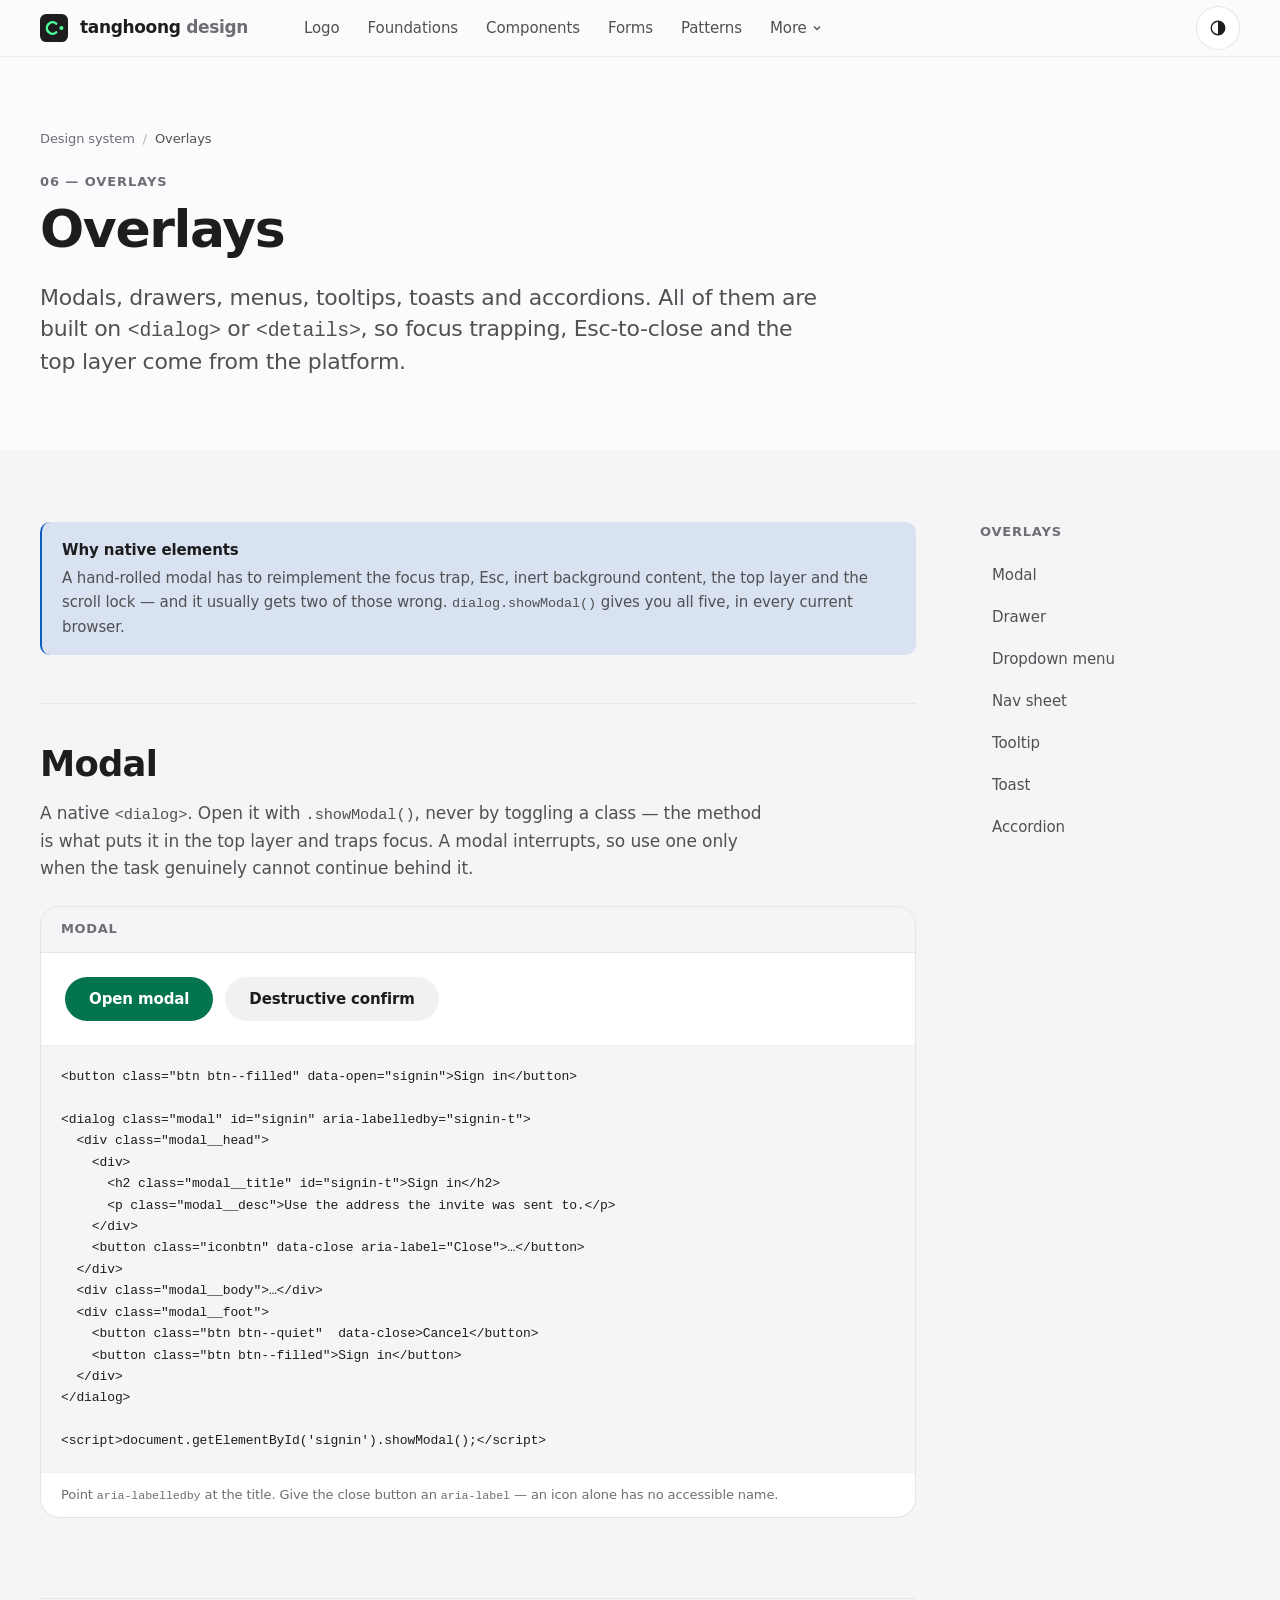
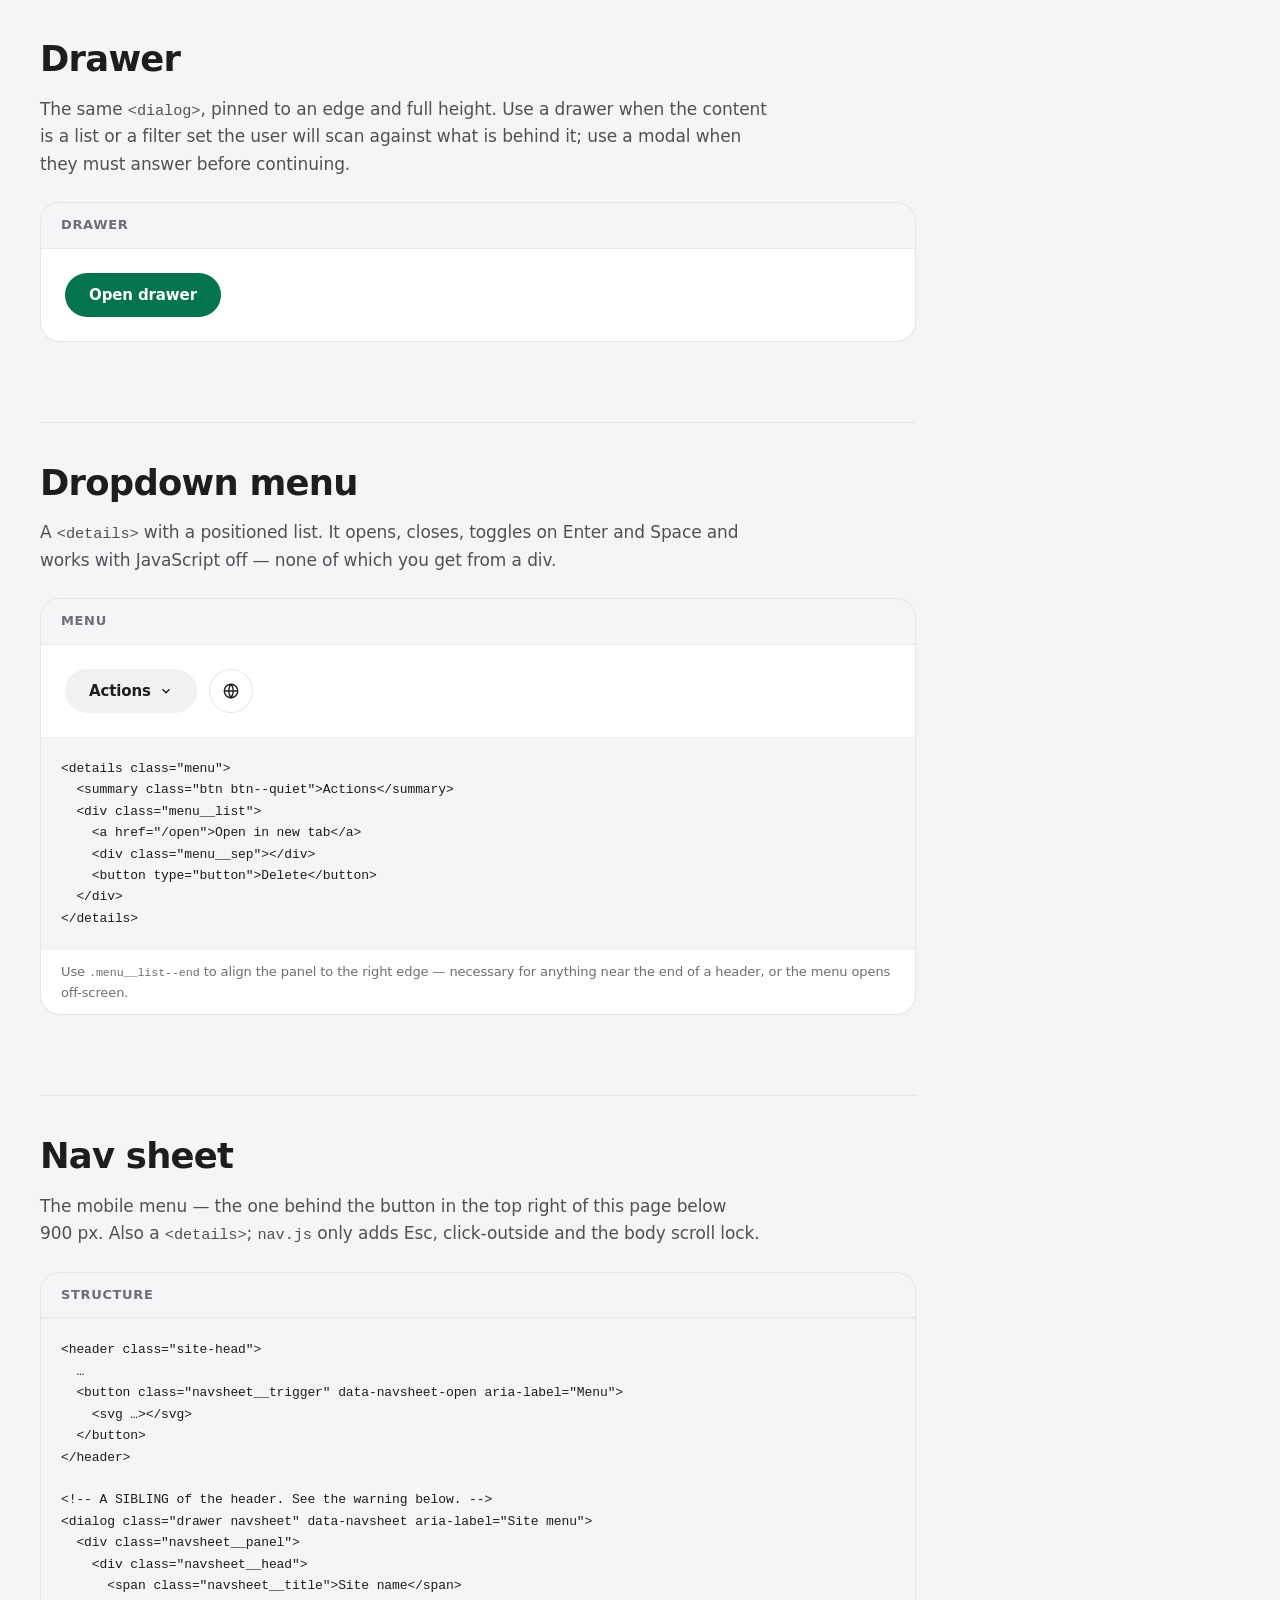
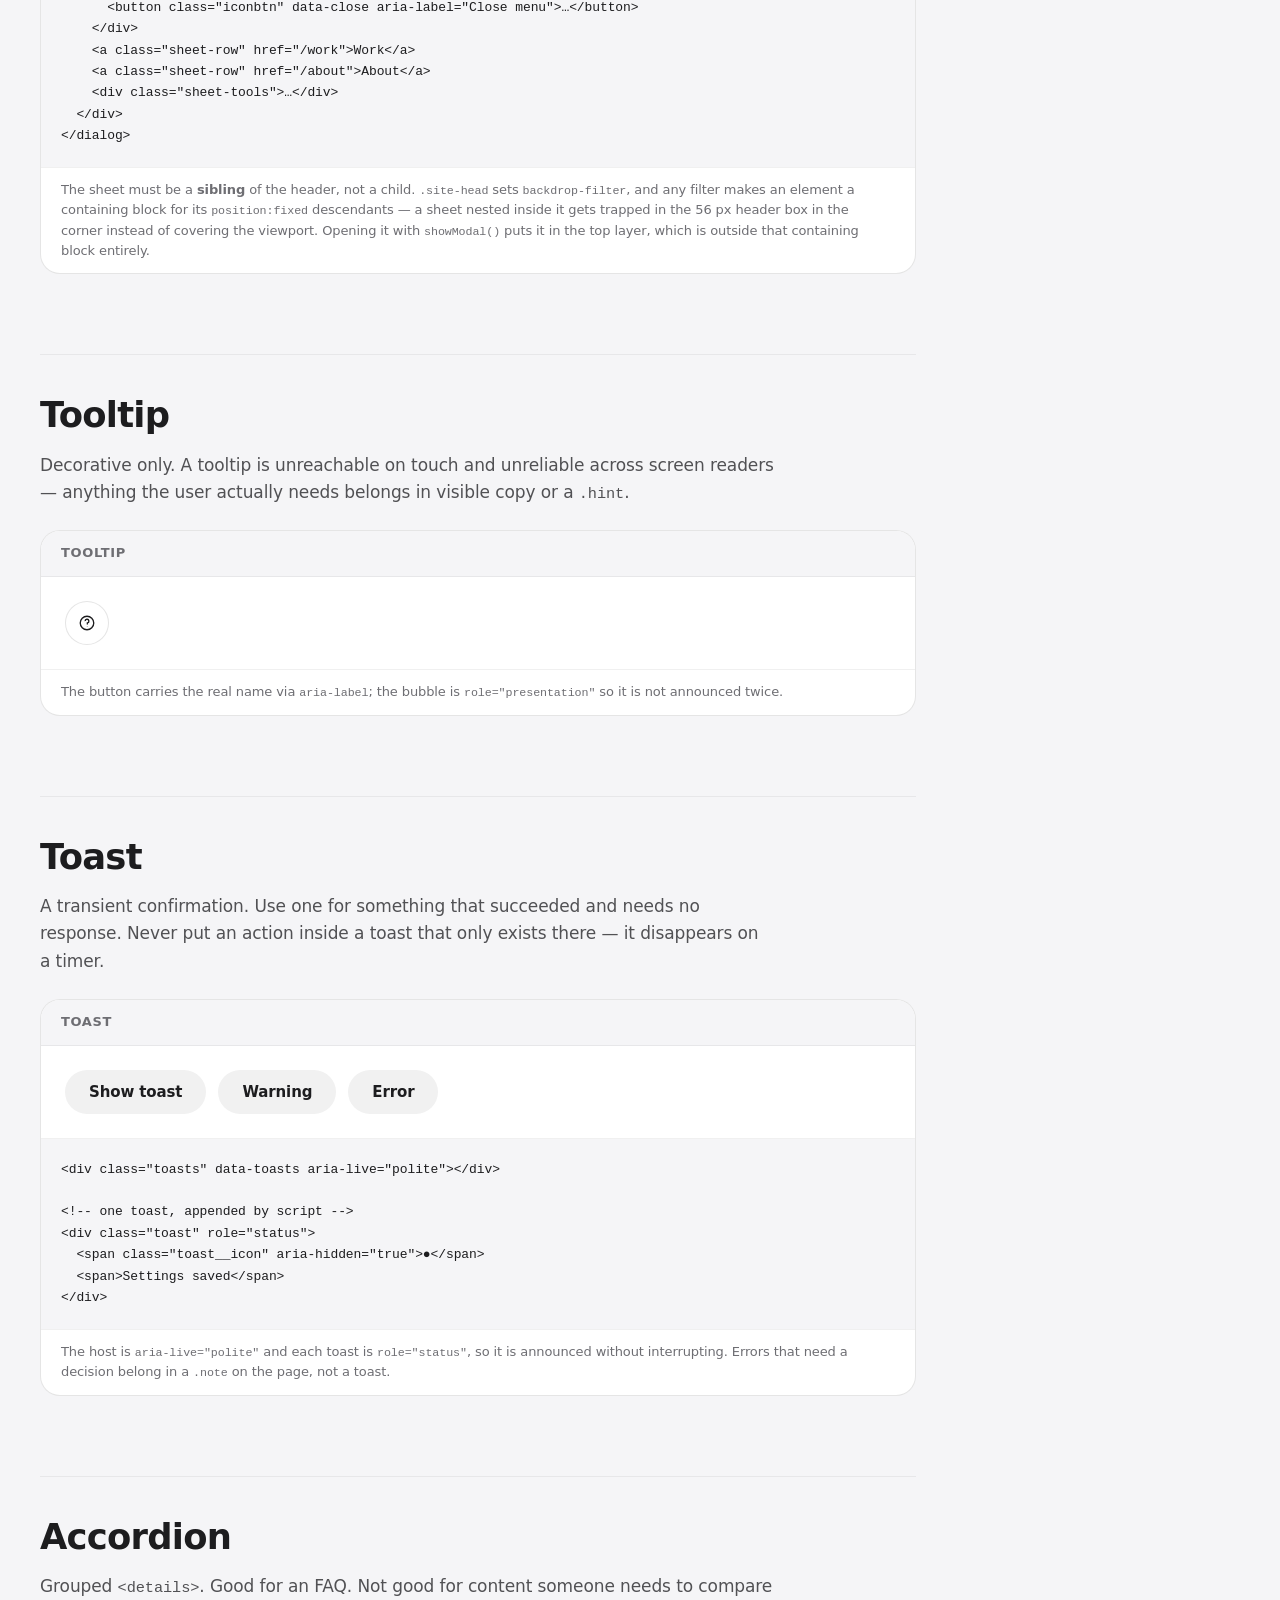
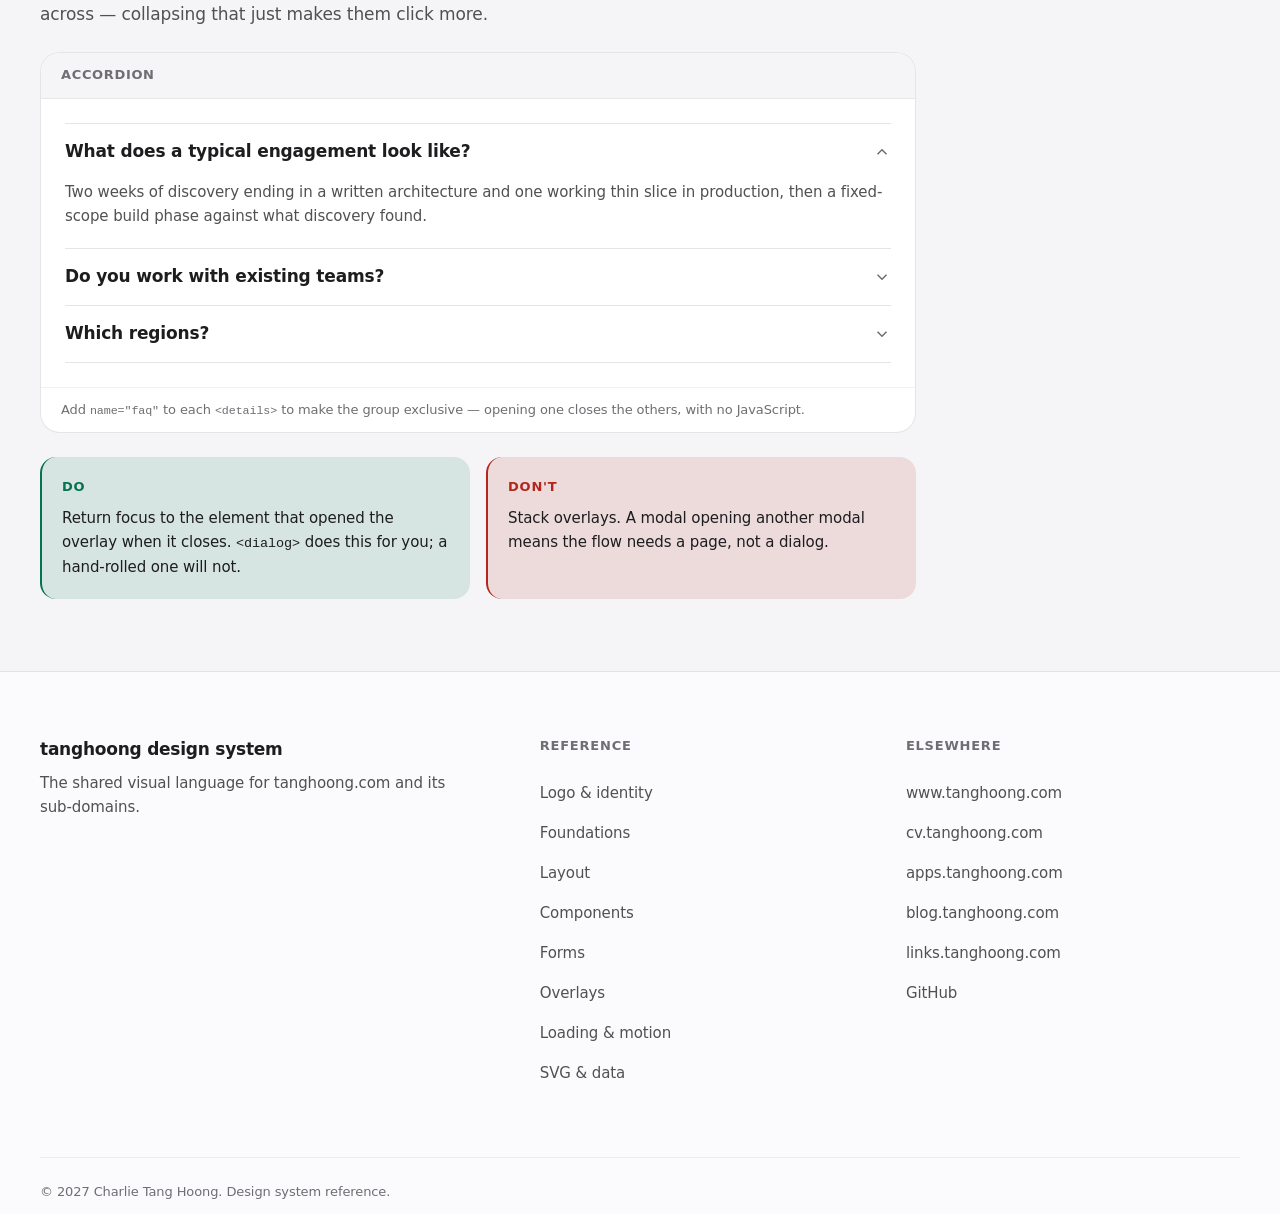
<file: pages/overlays.html>
<!doctype html>
<html lang="en">
<head>
<meta charset="utf-8">
<meta name="viewport" content="width=device-width, initial-scale=1, viewport-fit=cover">
<title>Overlays — tanghoong design system</title>
<meta name="description" content="Modals, drawers, dropdown menus, the mobile nav sheet, tooltips, toasts and accordions, built on native dialog and details.">
<link rel="canonical" href="https://design.tanghoong.com/pages/overlays">
<meta property="og:type" content="website">
<meta property="og:site_name" content="tanghoong design system">
<meta property="og:title" content="Overlays — tanghoong design system">
<meta property="og:description" content="Modals, drawers, dropdown menus, the mobile nav sheet, tooltips, toasts and accordions, built on native dialog and details.">
<meta property="og:url" content="https://design.tanghoong.com/pages/overlays">
<meta property="og:image" content="https://design.tanghoong.com/og.png">
<meta property="og:image:width" content="1200">
<meta property="og:image:height" content="630">
<meta property="og:image:alt" content="The tanghoong mark on a dark tile, above the words tanghoong design system.">
<meta name="twitter:card" content="summary_large_image">
<meta name="theme-color" content="#fbfbfd" media="(prefers-color-scheme: light)">
<meta name="theme-color" content="#000000" media="(prefers-color-scheme: dark)">
<link rel="icon" href="/favicon.ico" sizes="any">
<link rel="icon" href="/favicon.svg" type="image/svg+xml">
<link rel="apple-touch-icon" href="/apple-touch-icon.png">
<link rel="manifest" href="/site.webmanifest">
<!-- The whole system as one plain-text spec, for agents. These HTML pages are
     for humans; an agent should read this instead of crawling all nine. -->
<link rel="alternate" type="text/plain" href="/llms.txt" title="llms.txt — full spec for agents">
<!-- Runs before the stylesheet so the page never paints the wrong theme.
     try/catch because a browser with storage blocked must still render Auto. -->
<script>try{var t=localStorage.getItem('th');if(t==='light'||t==='dark')document.documentElement.dataset.theme=t;}catch(e){}</script>
<link rel="stylesheet" href="/assets/css/tokens.css">
<link rel="stylesheet" href="/assets/css/base.css">
<link rel="stylesheet" href="/assets/css/layout.css">
<link rel="stylesheet" href="/assets/css/components.css">
<link rel="stylesheet" href="/assets/css/forms.css">
<link rel="stylesheet" href="/assets/css/overlays.css">
<link rel="stylesheet" href="/assets/css/content.css">
<link rel="stylesheet" href="/assets/css/utilities.css">
<!-- conform:allow one-primary — each modal and drawer specimen has its own primary -->
<!-- conform:allow docs-css-shipped — this IS the reference site; docs.css
     styles the specimen frames. No product page should ever link it. -->
<link rel="stylesheet" href="/assets/css/docs.css">
</head>
<body>
<a class="skip" href="#main">Skip to content</a>

<header class="site-head">
  <div class="container container--wide head-in">
    <a class="brand" href="/">
      <svg class="brand__mark" viewBox="0 0 64 64" aria-hidden="true" focusable="false"><rect width="64" height="64" rx="14.3" fill="#1d1d1f"/><path d="M37 22a13 13 0 1 0 0 20" fill="none" stroke="#4dff9b" stroke-width="5.6" stroke-linecap="round"/><circle cx="49" cy="32" r="4.6" fill="#4dff9b"/></svg>
      <span>tanghoong <span class="t3">design</span></span>
    </a>

    <nav class="head-nav" aria-label="Primary">
      <a href="/pages/brand.html">Logo</a>
      <a href="/pages/foundations.html">Foundations</a>
      <a href="/pages/components.html">Components</a>
      <a href="/pages/forms.html">Forms</a>
      <a href="/pages/patterns.html">Patterns</a>
      <details class="menu">
        <summary>
          More <svg width="12" height="12" viewBox="0 0 24 24" fill="none" stroke="currentColor" stroke-width="2.5" aria-hidden="true"><path d="m6 9 6 6 6-6"/></svg>
        </summary>
        <div class="menu__list">
          <a href="/pages/layout.html">Layout</a>
          <a href="/pages/overlays.html">Overlays</a>
          <a href="/pages/loading.html">Loading &amp; motion</a>
          <a href="/pages/content.html">Content &amp; prose</a>
          <a href="/pages/svg.html">SVG &amp; data</a>
          <div class="menu__sep"></div>
          <a href="/pages/prompt.html">Agent prompt</a>
        </div>
      </details>
    </nav>

    <div class="head-end">
      <button class="iconbtn" type="button" data-theme-toggle aria-label="Theme">
        <svg class="ic ic--auto" width="18" height="18" viewBox="0 0 24 24" fill="none" stroke="currentColor" stroke-width="1.8" aria-hidden="true"><circle cx="12" cy="12" r="9"/><path d="M12 3v18a9 9 0 0 0 0-18Z" fill="currentColor" stroke="none"/></svg><svg class="ic ic--light" width="18" height="18" viewBox="0 0 24 24" fill="none" stroke="currentColor" stroke-width="1.8" aria-hidden="true"><circle cx="12" cy="12" r="4"/><path d="M12 2v2m0 16v2M4.9 4.9l1.4 1.4m11.4 11.4 1.4 1.4M2 12h2m16 0h2M4.9 19.1l1.4-1.4M17.7 6.3l1.4-1.4"/></svg><svg class="ic ic--dark" width="18" height="18" viewBox="0 0 24 24" fill="none" stroke="currentColor" stroke-width="1.8" aria-hidden="true"><path d="M20 14.5A8.5 8.5 0 0 1 9.5 4a8.5 8.5 0 1 0 10.5 10.5Z"/></svg>
      </button>
      <button class="iconbtn navsheet__trigger" type="button" data-navsheet-open aria-label="Menu" aria-haspopup="dialog">
        <svg width="20" height="20" viewBox="0 0 24 24" fill="none" stroke="currentColor" stroke-width="2" aria-hidden="true"><path d="M4 7h16M4 12h16M4 17h16"/></svg>
      </button>
    </div>
  </div>

</header>

<dialog class="drawer navsheet" data-navsheet aria-label="Site menu">
  <div class="navsheet__panel">
    <div class="navsheet__head">
      <span class="navsheet__title">Design system</span>
      <button class="iconbtn" type="button" data-close aria-label="Close menu">
        <svg width="18" height="18" viewBox="0 0 24 24" fill="none" stroke="currentColor" stroke-width="2" aria-hidden="true"><path d="M6 6l12 12M18 6 6 18"/></svg>
      </button>
    </div>
    <a class="sheet-row" href="/pages/brand.html">Logo &amp; identity</a>
    <a class="sheet-row" href="/pages/foundations.html">Foundations</a>
    <a class="sheet-row" href="/pages/layout.html">Layout</a>
    <a class="sheet-row" href="/pages/components.html">Components</a>
    <a class="sheet-row" href="/pages/forms.html">Forms</a>
    <a class="sheet-row" href="/pages/overlays.html">Overlays</a>
    <a class="sheet-row" href="/pages/loading.html">Loading &amp; motion</a>
    <a class="sheet-row" href="/pages/content.html">Content &amp; prose</a>
    <a class="sheet-row" href="/pages/svg.html">SVG &amp; data</a>
    <a class="sheet-row" href="/pages/patterns.html">Patterns</a>
    <a class="sheet-row" href="/pages/prompt.html">Agent prompt</a>
    <div class="sheet-tools">
      <button class="iconbtn" type="button" data-theme-toggle aria-label="Theme">
        <svg class="ic ic--auto" width="18" height="18" viewBox="0 0 24 24" fill="none" stroke="currentColor" stroke-width="1.8" aria-hidden="true"><circle cx="12" cy="12" r="9"/><path d="M12 3v18a9 9 0 0 0 0-18Z" fill="currentColor" stroke="none"/></svg><svg class="ic ic--light" width="18" height="18" viewBox="0 0 24 24" fill="none" stroke="currentColor" stroke-width="1.8" aria-hidden="true"><circle cx="12" cy="12" r="4"/><path d="M12 2v2m0 16v2M4.9 4.9l1.4 1.4m11.4 11.4 1.4 1.4M2 12h2m16 0h2M4.9 19.1l1.4-1.4M17.7 6.3l1.4-1.4"/></svg><svg class="ic ic--dark" width="18" height="18" viewBox="0 0 24 24" fill="none" stroke="currentColor" stroke-width="1.8" aria-hidden="true"><path d="M20 14.5A8.5 8.5 0 0 1 9.5 4a8.5 8.5 0 1 0 10.5 10.5Z"/></svg>
      </button>
    </div>
  </div>
</dialog>

<main id="main">
<section class="section section--tight s-page">
  <div class="container container--wide">
    <ol class="crumb"><li><a href="/">Design system</a></li><li aria-current="page">Overlays</li></ol>
    <p class="eyebrow mt-6">06 — Overlays</p>
    <h1 class="mt-3">Overlays</h1>
    <p class="lede mt-6">Modals, drawers, menus, tooltips, toasts and accordions. All of them are built on <code>&lt;dialog&gt;</code> or <code>&lt;details&gt;</code>, so focus trapping, Esc-to-close and the top layer come from the platform.</p>
  </div>
</section>

<section class="section section--tight s-sunken">
<div class="container container--wide">
<div class="with-aside">
<div>

  <div class="note note--info">
    <strong class="note__title">Why native elements</strong>
    A hand-rolled modal has to reimplement the focus trap, Esc, inert background content, the top layer and the scroll lock — and it usually gets two of those wrong. <code>dialog.showModal()</code> gives you all five, in every current browser.
  </div>

  <h2 id="modal">Modal</h2>
  <p class="t2 mt-4 measure">A native <code>&lt;dialog&gt;</code>. Open it with <code>.showModal()</code>, never by toggling a class — the method is what puts it in the top layer and traps focus. A modal interrupts, so use one only when the task genuinely cannot continue behind it.</p>

  <div class="spec mt-6">
    <div class="spec__label">Modal</div>
    <div class="spec__demo">
      <div class="cluster">
        <button class="btn btn--filled" type="button" data-open="demo-modal">Open modal</button>
        <button class="btn btn--quiet" type="button" data-open="demo-confirm">Destructive confirm</button>
      </div>
    </div>
    <div class="spec__code">
<pre>&lt;button class="btn btn--filled" data-open="signin"&gt;Sign in&lt;/button&gt;

&lt;dialog class="modal" id="signin" aria-labelledby="signin-t"&gt;
  &lt;div class="modal__head"&gt;
    &lt;div&gt;
      &lt;h2 class="modal__title" id="signin-t"&gt;Sign in&lt;/h2&gt;
      &lt;p class="modal__desc"&gt;Use the address the invite was sent to.&lt;/p&gt;
    &lt;/div&gt;
    &lt;button class="iconbtn" data-close aria-label="Close"&gt;…&lt;/button&gt;
  &lt;/div&gt;
  &lt;div class="modal__body"&gt;…&lt;/div&gt;
  &lt;div class="modal__foot"&gt;
    &lt;button class="btn btn--quiet"  data-close&gt;Cancel&lt;/button&gt;
    &lt;button class="btn btn--filled"&gt;Sign in&lt;/button&gt;
  &lt;/div&gt;
&lt;/dialog&gt;

&lt;script&gt;document.getElementById('signin').showModal();&lt;/script&gt;</pre>
    </div>
    <p class="spec__note">Point <code>aria-labelledby</code> at the title. Give the close button an <code>aria-label</code> — an icon alone has no accessible name.</p>
  </div>

  <h2 id="drawer">Drawer</h2>
  <p class="t2 mt-4 measure">The same <code>&lt;dialog&gt;</code>, pinned to an edge and full height. Use a drawer when the content is a list or a filter set the user will scan against what is behind it; use a modal when they must answer before continuing.</p>

  <div class="spec mt-6">
    <div class="spec__label">Drawer</div>
    <div class="spec__demo">
      <button class="btn btn--filled" type="button" data-open="demo-drawer">Open drawer</button>
    </div>
  </div>

  <h2 id="menu">Dropdown menu</h2>
  <p class="t2 mt-4 measure">A <code>&lt;details&gt;</code> with a positioned list. It opens, closes, toggles on Enter and Space and works with JavaScript off — none of which you get from a div.</p>

  <div class="spec mt-6">
    <div class="spec__label">Menu</div>
    <div class="spec__demo" class="demo-tall">
      <div class="cluster">
        <details class="menu">
          <summary class="btn btn--quiet">Actions
            <svg width="14" height="14" viewBox="0 0 24 24" fill="none" stroke="currentColor" stroke-width="2.4" aria-hidden="true"><path d="m6 9 6 6 6-6"/></svg>
          </summary>
          <div class="menu__list">
            <a href="#menu">Open in new tab</a>
            <a href="#menu">Duplicate</a>
            <a href="#menu">Export as CSV</a>
            <div class="menu__sep"></div>
            <button type="button">Delete</button>
          </div>
        </details>

        <details class="menu">
          <summary class="iconbtn" aria-label="Language">
            <svg width="18" height="18" viewBox="0 0 24 24" fill="none" stroke="currentColor" stroke-width="1.8" aria-hidden="true"><circle cx="12" cy="12" r="9"/><path d="M3 12h18M12 3a15 15 0 0 1 0 18 15 15 0 0 1 0-18"/></svg>
          </summary>
          <div class="menu__list menu__list--end">
            <a href="#menu" aria-current="true">English <span class="xs t3">EN</span></a>
            <a href="#menu">简体中文 <span class="xs t3">ZH</span></a>
            <a href="#menu">Bahasa Melayu <span class="xs t3">MS</span></a>
          </div>
        </details>
      </div>
    </div>
    <div class="spec__code">
<pre>&lt;details class="menu"&gt;
  &lt;summary class="btn btn--quiet"&gt;Actions&lt;/summary&gt;
  &lt;div class="menu__list"&gt;
    &lt;a href="/open"&gt;Open in new tab&lt;/a&gt;
    &lt;div class="menu__sep"&gt;&lt;/div&gt;
    &lt;button type="button"&gt;Delete&lt;/button&gt;
  &lt;/div&gt;
&lt;/details&gt;</pre>
    </div>
    <p class="spec__note">Use <code>.menu__list--end</code> to align the panel to the right edge — necessary for anything near the end of a header, or the menu opens off-screen.</p>
  </div>

  <h2 id="navsheet">Nav sheet</h2>
  <p class="t2 mt-4 measure">The mobile menu — the one behind the button in the top right of this page below 900&nbsp;px. Also a <code>&lt;details&gt;</code>; <code>nav.js</code> only adds Esc, click-outside and the body scroll lock.</p>

  <div class="spec mt-6">
    <div class="spec__label">Structure</div>
    <div class="spec__code">
<pre>&lt;header class="site-head"&gt;
  …
  &lt;button class="navsheet__trigger" data-navsheet-open aria-label="Menu"&gt;
    &lt;svg …&gt;&lt;/svg&gt;
  &lt;/button&gt;
&lt;/header&gt;

&lt;!-- A SIBLING of the header. See the warning below. --&gt;
&lt;dialog class="drawer navsheet" data-navsheet aria-label="Site menu"&gt;
  &lt;div class="navsheet__panel"&gt;
    &lt;div class="navsheet__head"&gt;
      &lt;span class="navsheet__title"&gt;Site name&lt;/span&gt;
      &lt;button class="iconbtn" data-close aria-label="Close menu"&gt;…&lt;/button&gt;
    &lt;/div&gt;
    &lt;a class="sheet-row" href="/work"&gt;Work&lt;/a&gt;
    &lt;a class="sheet-row" href="/about"&gt;About&lt;/a&gt;
    &lt;div class="sheet-tools"&gt;…&lt;/div&gt;
  &lt;/div&gt;
&lt;/dialog&gt;</pre>
    </div>
    <p class="spec__note">The sheet must be a <strong>sibling</strong> of the header, not a child. <code>.site-head</code> sets <code>backdrop-filter</code>, and any filter makes an element a containing block for its <code>position:fixed</code> descendants — a sheet nested inside it gets trapped in the 56&nbsp;px header box in the corner instead of covering the viewport. Opening it with <code>showModal()</code> puts it in the top layer, which is outside that containing block entirely.</p>
  </div>

  <h2 id="tooltip">Tooltip</h2>
  <p class="t2 mt-4 measure">Decorative only. A tooltip is unreachable on touch and unreliable across screen readers — anything the user actually needs belongs in visible copy or a <code>.hint</code>.</p>

  <div class="spec mt-6">
    <div class="spec__label">Tooltip</div>
    <div class="spec__demo" class="demo-pad-y">
      <span class="tip">
        <button class="iconbtn" type="button" aria-label="What is p95 latency?">
          <svg width="18" height="18" viewBox="0 0 24 24" fill="none" stroke="currentColor" stroke-width="1.8" aria-hidden="true"><circle cx="12" cy="12" r="9"/><path d="M9.5 9.5a2.5 2.5 0 1 1 3 2.4V14m0 2.5v.5"/></svg>
        </button>
        <span class="tip__bubble" role="presentation">95% of requests finish faster than this</span>
      </span>
    </div>
    <p class="spec__note">The button carries the real name via <code>aria-label</code>; the bubble is <code>role="presentation"</code> so it is not announced twice.</p>
  </div>

  <h2 id="toast">Toast</h2>
  <p class="t2 mt-4 measure">A transient confirmation. Use one for something that succeeded and needs no response. Never put an action inside a toast that only exists there — it disappears on a timer.</p>

  <div class="spec mt-6">
    <div class="spec__label">Toast</div>
    <div class="spec__demo">
      <div class="cluster">
        <button class="btn btn--quiet" type="button" data-toast="Settings saved">Show toast</button>
        <button class="btn btn--quiet" type="button" data-toast="Rotate the key before 14 Mar" data-toast-variant="warn">Warning</button>
        <button class="btn btn--quiet" type="button" data-toast="Could not reach the API" data-toast-variant="danger">Error</button>
      </div>
    </div>
    <div class="spec__code">
<pre>&lt;div class="toasts" data-toasts aria-live="polite"&gt;&lt;/div&gt;

&lt;!-- one toast, appended by script --&gt;
&lt;div class="toast" role="status"&gt;
  &lt;span class="toast__icon" aria-hidden="true"&gt;●&lt;/span&gt;
  &lt;span&gt;Settings saved&lt;/span&gt;
&lt;/div&gt;</pre>
    </div>
    <p class="spec__note">The host is <code>aria-live="polite"</code> and each toast is <code>role="status"</code>, so it is announced without interrupting. Errors that need a decision belong in a <code>.note</code> on the page, not a toast.</p>
  </div>

  <h2 id="accordion">Accordion</h2>
  <p class="t2 mt-4 measure">Grouped <code>&lt;details&gt;</code>. Good for an FAQ. Not good for content someone needs to compare across — collapsing that just makes them click more.</p>

  <div class="spec mt-6">
    <div class="spec__label">Accordion</div>
    <div class="spec__demo">
      <div class="accordion">
        <details class="accordion__item" open>
          <summary>What does a typical engagement look like?
            <svg class="accordion__chev" width="18" height="18" viewBox="0 0 24 24" fill="none" stroke="currentColor" stroke-width="2" aria-hidden="true"><path d="m6 9 6 6 6-6"/></svg>
          </summary>
          <div class="accordion__body">Two weeks of discovery ending in a written architecture and one working thin slice in production, then a fixed-scope build phase against what discovery found.</div>
        </details>
        <details class="accordion__item">
          <summary>Do you work with existing teams?
            <svg class="accordion__chev" width="18" height="18" viewBox="0 0 24 24" fill="none" stroke="currentColor" stroke-width="2" aria-hidden="true"><path d="m6 9 6 6 6-6"/></svg>
          </summary>
          <div class="accordion__body">Usually. The handover matters more than the build — code nobody on the team can maintain is a liability with a delivery date attached.</div>
        </details>
        <details class="accordion__item">
          <summary>Which regions?
            <svg class="accordion__chev" width="18" height="18" viewBox="0 0 24 24" fill="none" stroke="currentColor" stroke-width="2" aria-hidden="true"><path d="m6 9 6 6 6-6"/></svg>
          </summary>
          <div class="accordion__body">Malaysia, Singapore and the wider APAC region, remote-first with on-site for discovery where it helps.</div>
        </details>
      </div>
    </div>
    <p class="spec__note">Add <code>name="faq"</code> to each <code>&lt;details&gt;</code> to make the group exclusive — opening one closes the others, with no JavaScript.</p>
  </div>

  <div class="rules mt-6">
    <div class="rule rule--do">
      <span class="rule__h">Do</span>
      Return focus to the element that opened the overlay when it closes. <code>&lt;dialog&gt;</code> does this for you; a hand-rolled one will not.
    </div>
    <div class="rule rule--dont">
      <span class="rule__h">Don't</span>
      Stack overlays. A modal opening another modal means the flow needs a page, not a dialog.
    </div>
  </div>

</div>

<aside class="rail">
  <p class="rail__h">Overlays</p>
  <ul class="rail__list">
    <li><a href="#modal">Modal</a></li>
    <li><a href="#drawer">Drawer</a></li>
    <li><a href="#menu">Dropdown menu</a></li>
    <li><a href="#navsheet">Nav sheet</a></li>
    <li><a href="#tooltip">Tooltip</a></li>
    <li><a href="#toast">Toast</a></li>
    <li><a href="#accordion">Accordion</a></li>
  </ul>
</aside>
</div>
</div>
</section>

<!-- ===== Live overlay instances for the specimens above ===== -->

<dialog class="modal" id="demo-modal" aria-labelledby="demo-modal-t">
  <div class="modal__head">
    <div>
      <h2 class="modal__title" id="demo-modal-t">Start a project</h2>
      <p class="modal__desc">A sentence or two on what you are trying to build is plenty to start.</p>
    </div>
    <button class="iconbtn" type="button" data-close aria-label="Close">
      <svg width="18" height="18" viewBox="0 0 24 24" fill="none" stroke="currentColor" stroke-width="2" aria-hidden="true"><path d="M6 6l12 12M18 6 6 18"/></svg>
    </button>
  </div>
  <div class="modal__body">
    <div class="field">
      <label class="label" for="m-mail">Work email</label>
      <input class="input" id="m-mail" type="email" autocomplete="email">
    </div>
    <div class="field">
      <label class="label" for="m-what">What are you building?</label>
      <textarea class="textarea" id="m-what" rows="3"></textarea>
    </div>
  </div>
  <div class="modal__foot">
    <button class="btn btn--quiet" type="button" data-close>Cancel</button>
    <button class="btn btn--filled" type="button" data-close>Send</button>
  </div>
</dialog>

<dialog class="modal" id="demo-confirm" aria-labelledby="demo-confirm-t">
  <div class="modal__head">
    <div>
      <h2 class="modal__title" id="demo-confirm-t">Delete this pipeline?</h2>
      <p class="modal__desc">The pipeline and its 30 days of run history are removed. This cannot be undone.</p>
    </div>
  </div>
  <div class="modal__foot">
    <button class="btn btn--quiet" type="button" data-close>Keep it</button>
    <button class="btn btn--danger" type="button" data-close>Delete pipeline</button>
  </div>
</dialog>

<dialog class="drawer" id="demo-drawer" aria-labelledby="demo-drawer-t">
  <div class="drawer__body">
    <div class="cluster demo-between">
      <h2 class="modal__title" id="demo-drawer-t">Filters</h2>
      <button class="iconbtn" type="button" data-close aria-label="Close">
        <svg width="18" height="18" viewBox="0 0 24 24" fill="none" stroke="currentColor" stroke-width="2" aria-hidden="true"><path d="M6 6l12 12M18 6 6 18"/></svg>
      </button>
    </div>
    <fieldset class="fieldset mt-6">
      <legend class="fieldset__legend">Status</legend>
      <label class="check"><input type="checkbox" checked><span class="check__body"><span class="check__label">Live</span></span></label>
      <label class="check"><input type="checkbox"><span class="check__body"><span class="check__label">Degraded</span></span></label>
      <label class="check"><input type="checkbox"><span class="check__body"><span class="check__label">Standby</span></span></label>
    </fieldset>
    <fieldset class="fieldset">
      <legend class="fieldset__legend">Region</legend>
      <label class="check"><input type="radio" name="dr" checked><span class="check__body"><span class="check__label">All regions</span></span></label>
      <label class="check"><input type="radio" name="dr"><span class="check__body"><span class="check__label">APAC only</span></span></label>
    </fieldset>
    <div class="form-actions">
      <button class="btn btn--filled" type="button" data-close>Apply</button>
      <button class="btn btn--quiet" type="button" data-close>Reset</button>
    </div>
  </div>
</dialog>

<div class="toasts" data-toasts aria-live="polite"></div>
</main>

<footer class="site-foot">
  <div class="container container--wide">
    <div class="foot-grid">
      <div>
        <p class="foot-name">tanghoong design system</p>
        <p class="foot-role">The shared visual language for tanghoong.com and its sub-domains.</p>
      </div>
      <div>
        <p class="foot-h">Reference</p>
        <ul class="foot-list">
          <li><a href="/pages/brand.html">Logo &amp; identity</a></li>
          <li><a href="/pages/foundations.html">Foundations</a></li>
          <li><a href="/pages/layout.html">Layout</a></li>
          <li><a href="/pages/components.html">Components</a></li>
          <li><a href="/pages/forms.html">Forms</a></li>
          <li><a href="/pages/overlays.html">Overlays</a></li>
          <li><a href="/pages/loading.html">Loading &amp; motion</a></li>
          <li><a href="/pages/svg.html">SVG &amp; data</a></li>
        </ul>
      </div>
      <div>
        <p class="foot-h">Elsewhere</p>
        <ul class="foot-list">
          <li><a href="https://www.tanghoong.com/">www.tanghoong.com</a></li>
          <li><a href="https://cv.tanghoong.com/">cv.tanghoong.com</a></li>
          <li><a href="https://apps.tanghoong.com/">apps.tanghoong.com</a></li>
          <li><a href="https://blog.tanghoong.com/">blog.tanghoong.com</a></li>
          <li><a href="https://links.tanghoong.com/">links.tanghoong.com</a></li>
          <li><a href="https://github.com/tanghoong">GitHub</a></li>
        </ul>
      </div>
    </div>
    <p class="foot-legal">&copy; 2027 Charlie Tang Hoong. Design system reference.</p>
  </div>
</footer>

<script src="/assets/js/theme.js" defer></script>
<script src="/assets/js/nav.js" defer></script>
<script src="/assets/js/docs.js" defer></script>
</body>
</html>
</file>
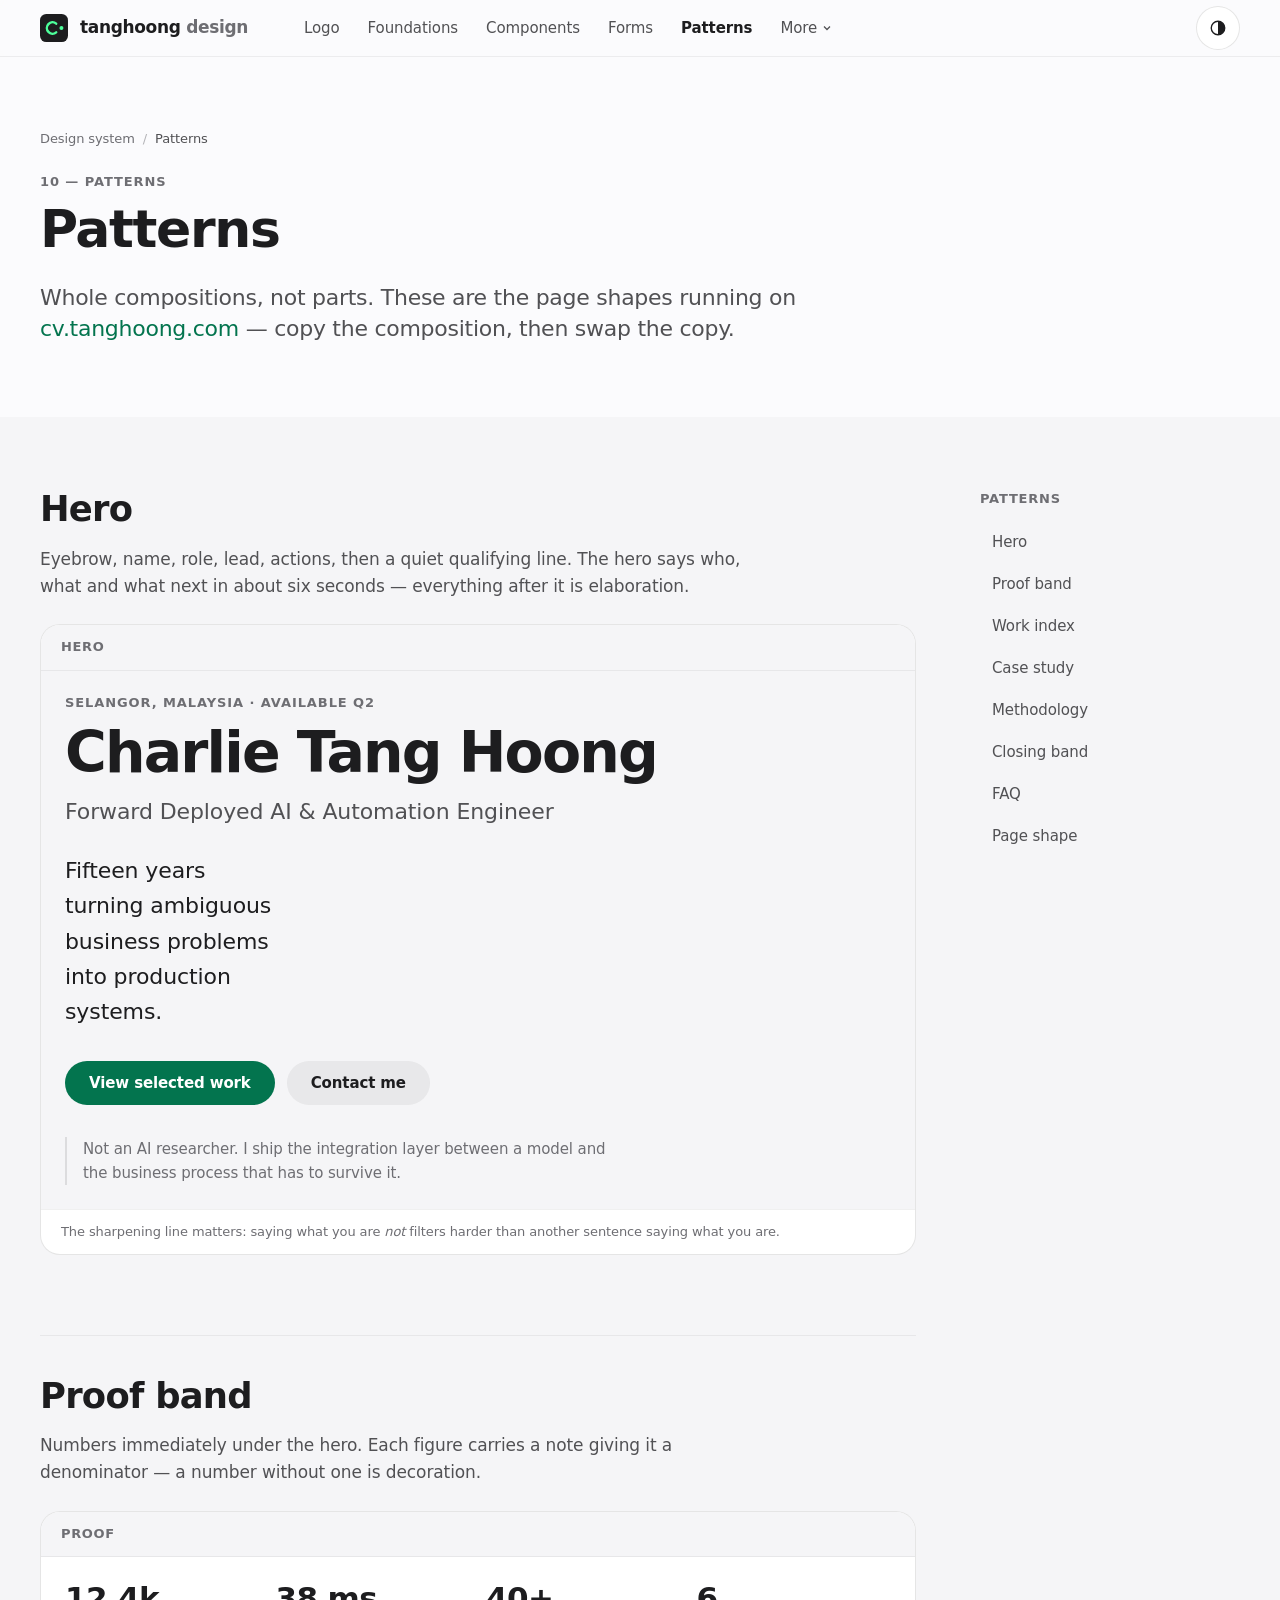
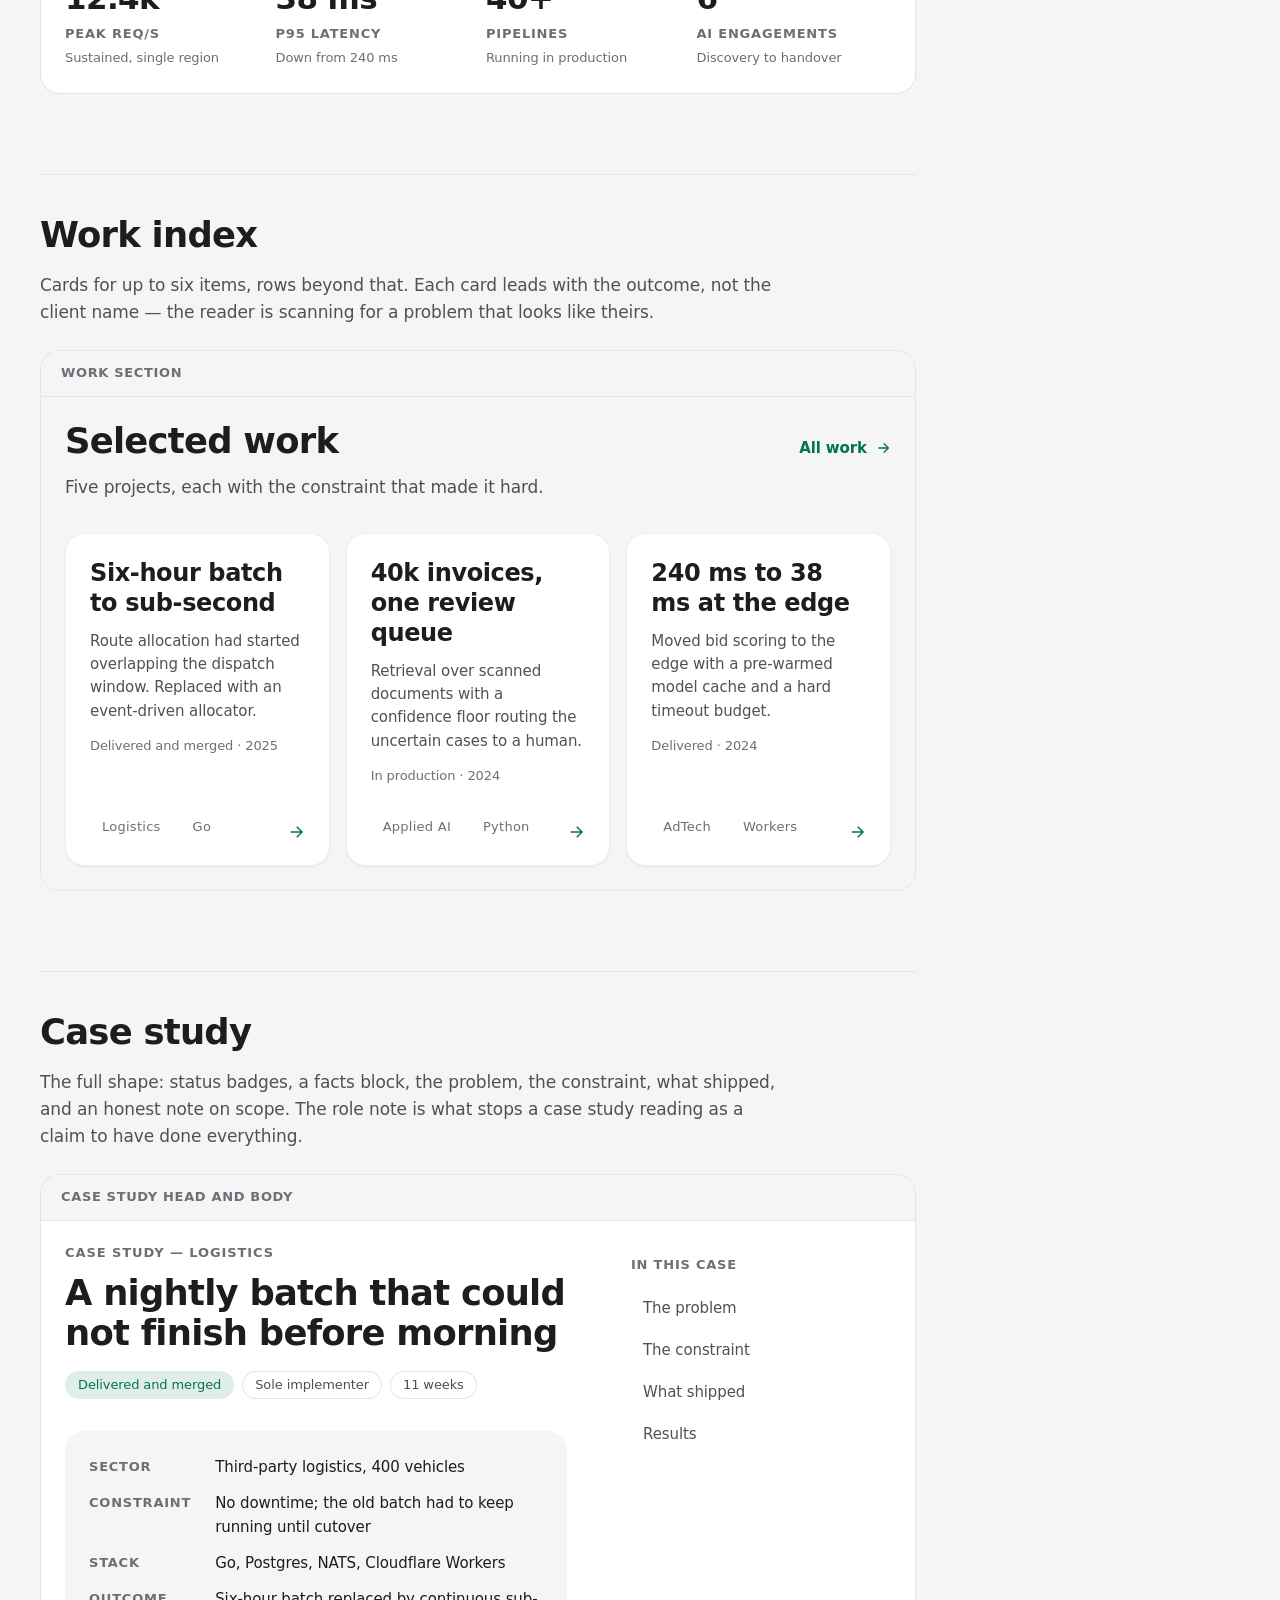
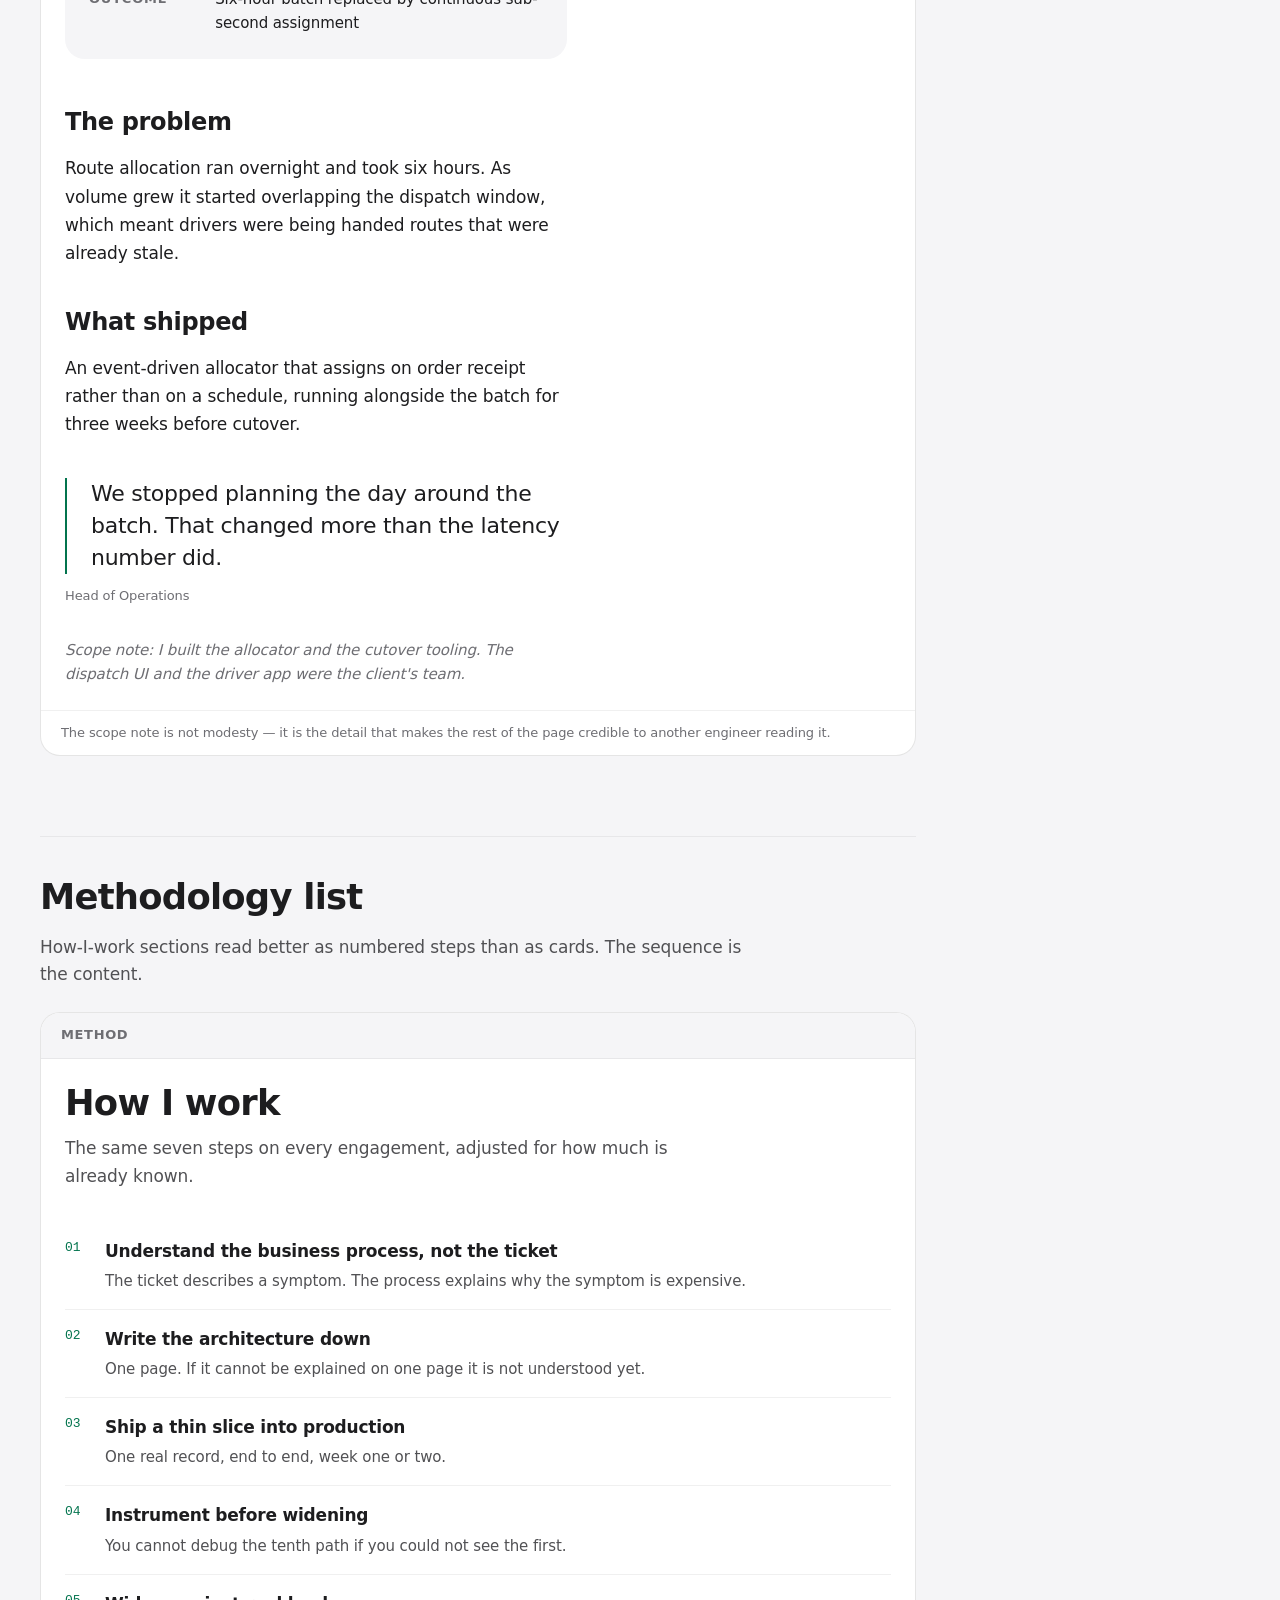
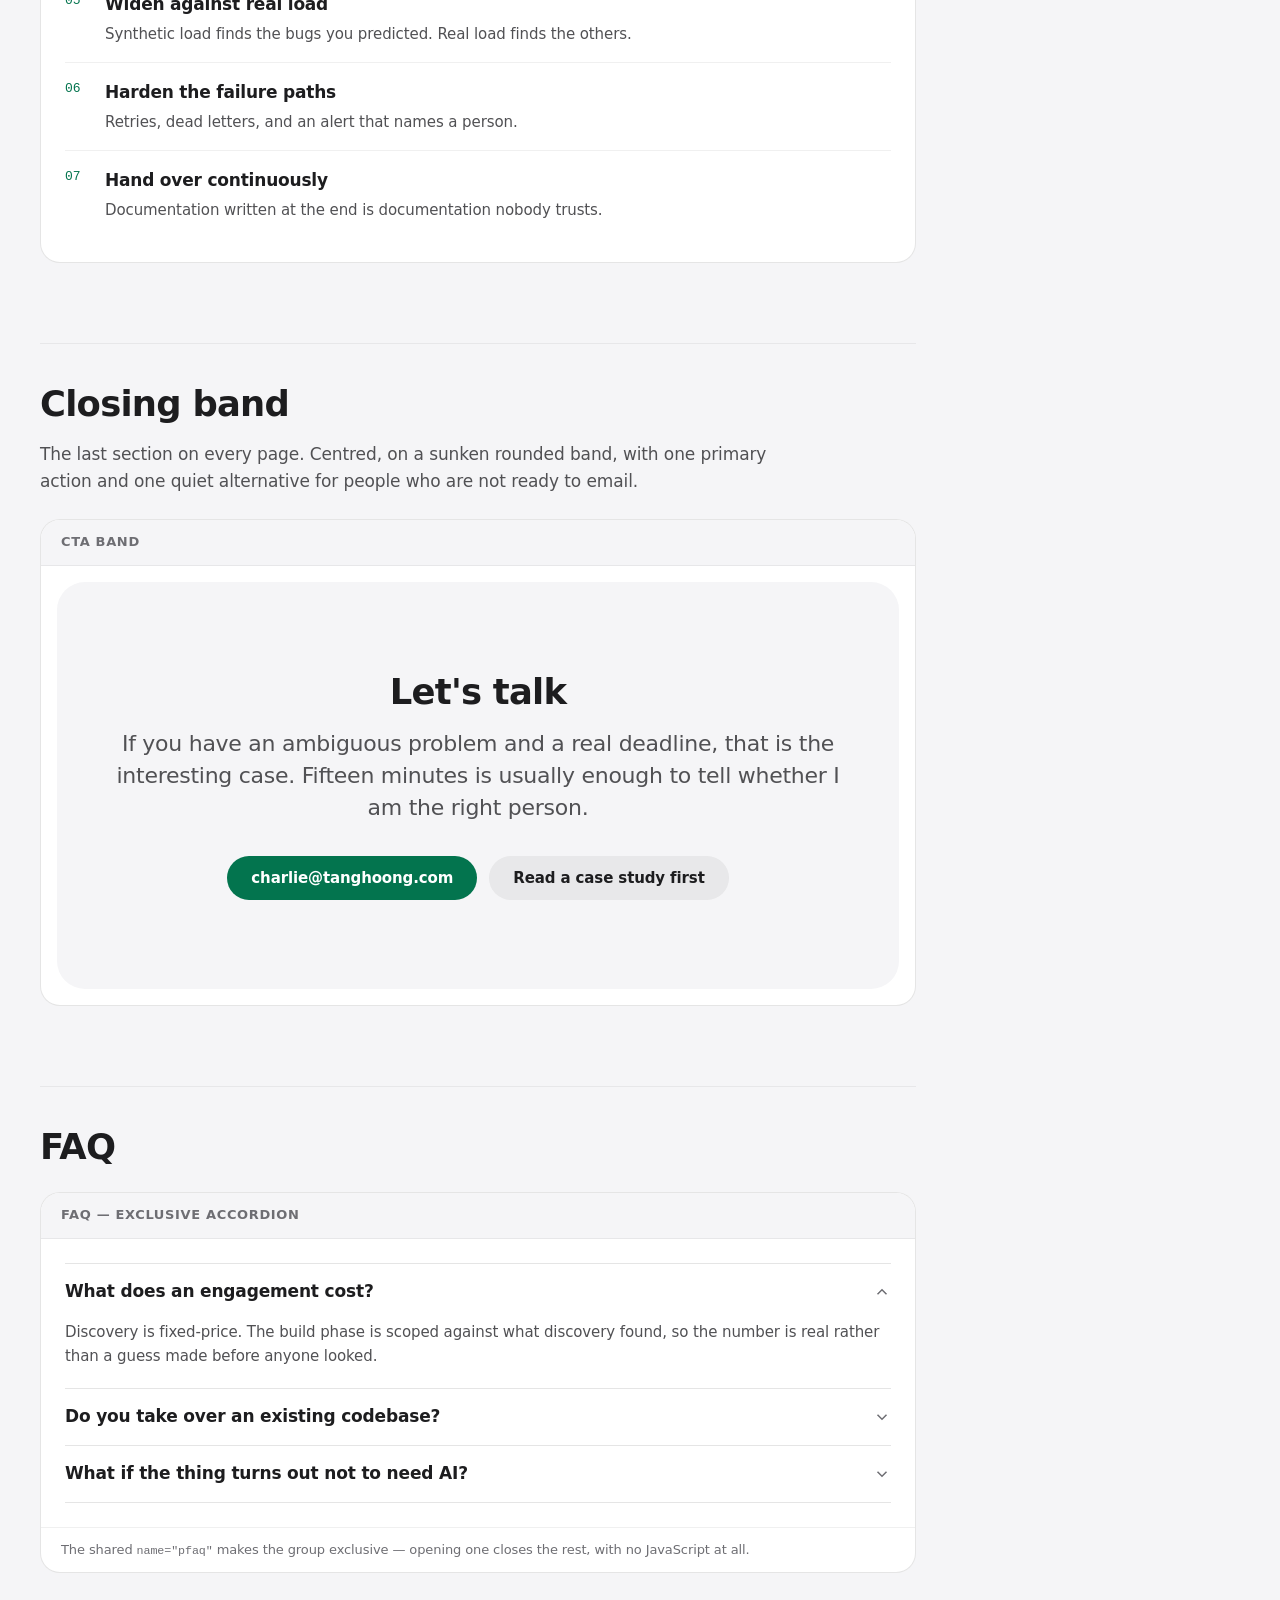
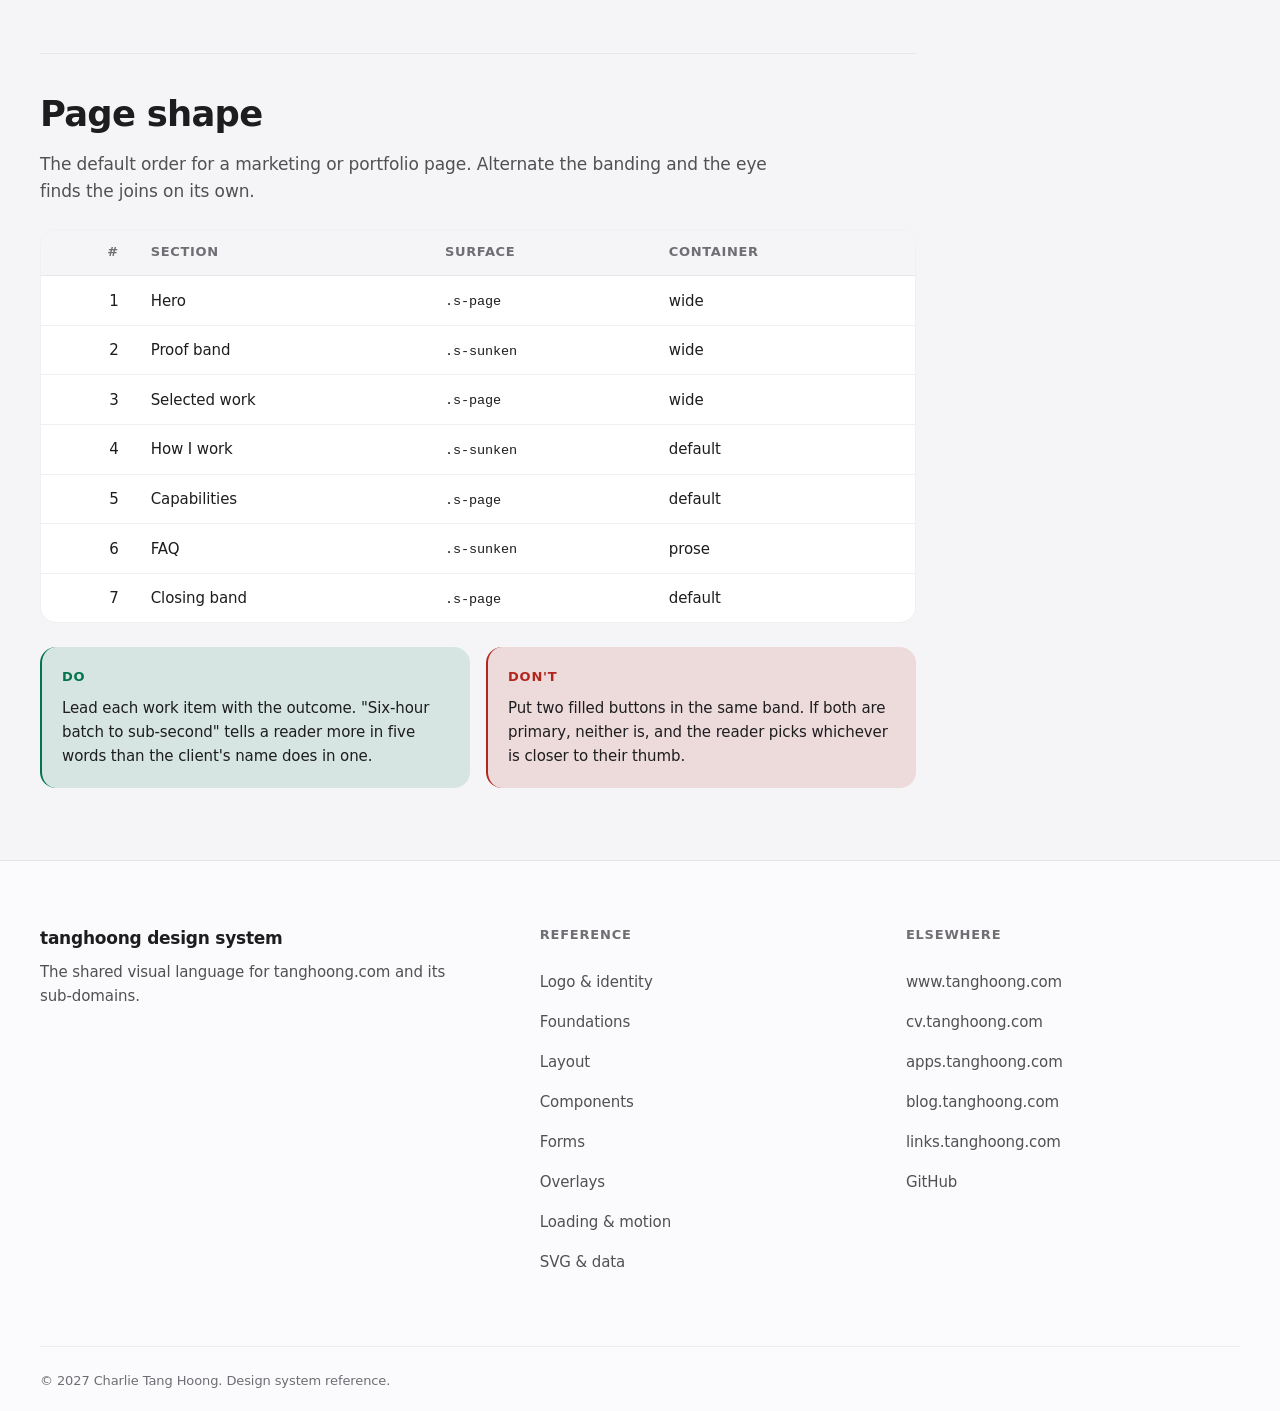
<file: pages/patterns.html>
<!doctype html>
<html lang="en">
<head>
<meta charset="utf-8">
<meta name="viewport" content="width=device-width, initial-scale=1, viewport-fit=cover">
<title>Patterns — tanghoong design system</title>
<meta name="description" content="Whole page compositions taken from cv.tanghoong.com: the hero, proof band, work index, case study, methodology, closing band and FAQ.">
<link rel="canonical" href="https://design.tanghoong.com/pages/patterns">
<meta property="og:type" content="website">
<meta property="og:site_name" content="tanghoong design system">
<meta property="og:title" content="Patterns — tanghoong design system">
<meta property="og:description" content="Whole page compositions taken from cv.tanghoong.com: the hero, proof band, work index, case study, methodology, closing band and FAQ.">
<meta property="og:url" content="https://design.tanghoong.com/pages/patterns">
<meta property="og:image" content="https://design.tanghoong.com/og.png">
<meta property="og:image:width" content="1200">
<meta property="og:image:height" content="630">
<meta property="og:image:alt" content="The tanghoong mark on a dark tile, above the words tanghoong design system.">
<meta name="twitter:card" content="summary_large_image">
<meta name="theme-color" content="#fbfbfd" media="(prefers-color-scheme: light)">
<meta name="theme-color" content="#000000" media="(prefers-color-scheme: dark)">
<link rel="icon" href="/favicon.ico" sizes="any">
<link rel="icon" href="/favicon.svg" type="image/svg+xml">
<link rel="apple-touch-icon" href="/apple-touch-icon.png">
<link rel="manifest" href="/site.webmanifest">
<!-- The whole system as one plain-text spec, for agents. These HTML pages are
     for humans; an agent should read this instead of crawling all nine. -->
<link rel="alternate" type="text/plain" href="/llms.txt" title="llms.txt — full spec for agents">
<!-- Runs before the stylesheet so the page never paints the wrong theme.
     try/catch because a browser with storage blocked must still render Auto. -->
<script>try{var t=localStorage.getItem('th');if(t==='light'||t==='dark')document.documentElement.dataset.theme=t;}catch(e){}</script>
<link rel="stylesheet" href="/assets/css/tokens.css">
<link rel="stylesheet" href="/assets/css/base.css">
<link rel="stylesheet" href="/assets/css/layout.css">
<link rel="stylesheet" href="/assets/css/components.css">
<link rel="stylesheet" href="/assets/css/forms.css">
<link rel="stylesheet" href="/assets/css/overlays.css">
<link rel="stylesheet" href="/assets/css/content.css">
<link rel="stylesheet" href="/assets/css/utilities.css">
<!-- conform:allow one-primary — hero and closing-band are separate compositions -->
<!-- conform:allow docs-css-shipped — this IS the reference site; docs.css
     styles the specimen frames. No product page should ever link it. -->
<link rel="stylesheet" href="/assets/css/docs.css">
</head>
<body>
<a class="skip" href="#main">Skip to content</a>

<header class="site-head">
  <div class="container container--wide head-in">
    <a class="brand" href="/">
      <svg class="brand__mark" viewBox="0 0 64 64" aria-hidden="true" focusable="false"><rect width="64" height="64" rx="14.3" fill="#1d1d1f"/><path d="M37 22a13 13 0 1 0 0 20" fill="none" stroke="#4dff9b" stroke-width="5.6" stroke-linecap="round"/><circle cx="49" cy="32" r="4.6" fill="#4dff9b"/></svg>
      <span>tanghoong <span class="t3">design</span></span>
    </a>

    <nav class="head-nav" aria-label="Primary">
      <a href="/pages/brand.html">Logo</a>
      <a href="/pages/foundations.html">Foundations</a>
      <a href="/pages/components.html">Components</a>
      <a href="/pages/forms.html">Forms</a>
      <a href="/pages/patterns.html">Patterns</a>
      <details class="menu">
        <summary>
          More <svg width="12" height="12" viewBox="0 0 24 24" fill="none" stroke="currentColor" stroke-width="2.5" aria-hidden="true"><path d="m6 9 6 6 6-6"/></svg>
        </summary>
        <div class="menu__list">
          <a href="/pages/layout.html">Layout</a>
          <a href="/pages/overlays.html">Overlays</a>
          <a href="/pages/loading.html">Loading &amp; motion</a>
          <a href="/pages/content.html">Content &amp; prose</a>
          <a href="/pages/svg.html">SVG &amp; data</a>
          <div class="menu__sep"></div>
          <a href="/pages/prompt.html">Agent prompt</a>
        </div>
      </details>
    </nav>

    <div class="head-end">
      <button class="iconbtn" type="button" data-theme-toggle aria-label="Theme">
        <svg class="ic ic--auto" width="18" height="18" viewBox="0 0 24 24" fill="none" stroke="currentColor" stroke-width="1.8" aria-hidden="true"><circle cx="12" cy="12" r="9"/><path d="M12 3v18a9 9 0 0 0 0-18Z" fill="currentColor" stroke="none"/></svg><svg class="ic ic--light" width="18" height="18" viewBox="0 0 24 24" fill="none" stroke="currentColor" stroke-width="1.8" aria-hidden="true"><circle cx="12" cy="12" r="4"/><path d="M12 2v2m0 16v2M4.9 4.9l1.4 1.4m11.4 11.4 1.4 1.4M2 12h2m16 0h2M4.9 19.1l1.4-1.4M17.7 6.3l1.4-1.4"/></svg><svg class="ic ic--dark" width="18" height="18" viewBox="0 0 24 24" fill="none" stroke="currentColor" stroke-width="1.8" aria-hidden="true"><path d="M20 14.5A8.5 8.5 0 0 1 9.5 4a8.5 8.5 0 1 0 10.5 10.5Z"/></svg>
      </button>
      <button class="iconbtn navsheet__trigger" type="button" data-navsheet-open aria-label="Menu" aria-haspopup="dialog">
        <svg width="20" height="20" viewBox="0 0 24 24" fill="none" stroke="currentColor" stroke-width="2" aria-hidden="true"><path d="M4 7h16M4 12h16M4 17h16"/></svg>
      </button>
    </div>
  </div>

</header>

<dialog class="drawer navsheet" data-navsheet aria-label="Site menu">
  <div class="navsheet__panel">
    <div class="navsheet__head">
      <span class="navsheet__title">Design system</span>
      <button class="iconbtn" type="button" data-close aria-label="Close menu">
        <svg width="18" height="18" viewBox="0 0 24 24" fill="none" stroke="currentColor" stroke-width="2" aria-hidden="true"><path d="M6 6l12 12M18 6 6 18"/></svg>
      </button>
    </div>
    <a class="sheet-row" href="/pages/brand.html">Logo &amp; identity</a>
    <a class="sheet-row" href="/pages/foundations.html">Foundations</a>
    <a class="sheet-row" href="/pages/layout.html">Layout</a>
    <a class="sheet-row" href="/pages/components.html">Components</a>
    <a class="sheet-row" href="/pages/forms.html">Forms</a>
    <a class="sheet-row" href="/pages/overlays.html">Overlays</a>
    <a class="sheet-row" href="/pages/loading.html">Loading &amp; motion</a>
    <a class="sheet-row" href="/pages/content.html">Content &amp; prose</a>
    <a class="sheet-row" href="/pages/svg.html">SVG &amp; data</a>
    <a class="sheet-row" href="/pages/patterns.html">Patterns</a>
    <a class="sheet-row" href="/pages/prompt.html">Agent prompt</a>
    <div class="sheet-tools">
      <button class="iconbtn" type="button" data-theme-toggle aria-label="Theme">
        <svg class="ic ic--auto" width="18" height="18" viewBox="0 0 24 24" fill="none" stroke="currentColor" stroke-width="1.8" aria-hidden="true"><circle cx="12" cy="12" r="9"/><path d="M12 3v18a9 9 0 0 0 0-18Z" fill="currentColor" stroke="none"/></svg><svg class="ic ic--light" width="18" height="18" viewBox="0 0 24 24" fill="none" stroke="currentColor" stroke-width="1.8" aria-hidden="true"><circle cx="12" cy="12" r="4"/><path d="M12 2v2m0 16v2M4.9 4.9l1.4 1.4m11.4 11.4 1.4 1.4M2 12h2m16 0h2M4.9 19.1l1.4-1.4M17.7 6.3l1.4-1.4"/></svg><svg class="ic ic--dark" width="18" height="18" viewBox="0 0 24 24" fill="none" stroke="currentColor" stroke-width="1.8" aria-hidden="true"><path d="M20 14.5A8.5 8.5 0 0 1 9.5 4a8.5 8.5 0 1 0 10.5 10.5Z"/></svg>
      </button>
    </div>
  </div>
</dialog>

<main id="main">
<section class="section section--tight s-page">
  <div class="container container--wide">
    <ol class="crumb"><li><a href="/">Design system</a></li><li aria-current="page">Patterns</li></ol>
    <p class="eyebrow mt-6">10 — Patterns</p>
    <h1 class="mt-3">Patterns</h1>
    <p class="lede mt-6">Whole compositions, not parts. These are the page shapes running on <a href="https://cv.tanghoong.com/">cv.tanghoong.com</a> — copy the composition, then swap the copy.</p>
  </div>
</section>

<section class="section section--tight s-sunken">
<div class="container container--wide">
<div class="with-aside">
<div>

  <h2 id="hero">Hero</h2>
  <p class="t2 mt-4 measure">Eyebrow, name, role, lead, actions, then a quiet qualifying line. The hero says who, what and what next in about six seconds — everything after it is elaboration.</p>

  <div class="spec mt-6">
    <div class="spec__label">Hero</div>
    <div class="spec__demo spec__demo--sunken">
      <div class="demo-wide">
        <p class="eyebrow">Selangor, Malaysia · Available Q2</p>
        <p class="as-h1 as-h1--hero mt-3">Charlie Tang Hoong</p>
        <p class="lead t2 mt-3 w-med">Forward Deployed AI &amp; Automation Engineer</p>
        <p class="lead mt-6 measure-headline--tight">Fifteen years turning ambiguous business problems into production systems.</p>
        <div class="cluster mt-8">
          <a class="btn btn--filled" href="#hero">View selected work</a>
          <a class="btn btn--quiet" href="#hero">Contact me</a>
        </div>
        <p class="sm t3 mt-8 demo-rule">
          Not an AI researcher. I ship the integration layer between a model and the business process that has to survive it.
        </p>
      </div>
    </div>
    <p class="spec__note">The sharpening line matters: saying what you are <em>not</em> filters harder than another sentence saying what you are.</p>
  </div>

  <h2 id="stats-band">Proof band</h2>
  <p class="t2 mt-4 measure">Numbers immediately under the hero. Each figure carries a note giving it a denominator — a number without one is decoration.</p>

  <div class="spec mt-6">
    <div class="spec__label">Proof</div>
    <div class="spec__demo">
      <div class="stats stats--4">
        <div><p class="stat__fig">12.4k</p><p class="stat__label">Peak req/s</p><p class="stat__note">Sustained, single region</p></div>
        <div><p class="stat__fig">38 ms</p><p class="stat__label">p95 latency</p><p class="stat__note">Down from 240 ms</p></div>
        <div><p class="stat__fig">40+</p><p class="stat__label">Pipelines</p><p class="stat__note">Running in production</p></div>
        <div><p class="stat__fig">6</p><p class="stat__label">AI engagements</p><p class="stat__note">Discovery to handover</p></div>
      </div>
    </div>
  </div>

  <h2 id="work">Work index</h2>
  <p class="t2 mt-4 measure">Cards for up to six items, rows beyond that. Each card leads with the outcome, not the client name — the reader is scanning for a problem that looks like theirs.</p>

  <div class="spec mt-6">
    <div class="spec__label">Work section</div>
    <div class="spec__demo spec__demo--sunken">
      <div class="sec-head">
        <div>
          <h2>Selected work</h2>
          <p class="sec-head__intro">Five projects, each with the constraint that made it hard.</p>
        </div>
        <a class="link-more" href="#work">All work
          <svg width="16" height="16" viewBox="0 0 24 24" fill="none" stroke="currentColor" stroke-width="2" aria-hidden="true"><path d="M5 12h14m-6-7 7 7-7 7"/></svg>
        </a>
      </div>
      <div class="cards cards--3">
        <a class="card" href="#work">
          <span class="card__title">Six-hour batch to sub-second</span>
          <span class="card__desc">Route allocation had started overlapping the dispatch window. Replaced with an event-driven allocator.</span>
          <span class="card__status">Delivered and merged · 2025</span>
          <span class="card__foot">
            <span class="chips"><span class="chip">Logistics</span><span class="chip">Go</span></span>
            <svg class="card__arrow" width="18" height="18" viewBox="0 0 24 24" fill="none" stroke="currentColor" stroke-width="2" aria-hidden="true"><path d="M5 12h14m-6-7 7 7-7 7"/></svg>
          </span>
        </a>
        <a class="card" href="#work">
          <span class="card__title">40k invoices, one review queue</span>
          <span class="card__desc">Retrieval over scanned documents with a confidence floor routing the uncertain cases to a human.</span>
          <span class="card__status">In production · 2024</span>
          <span class="card__foot">
            <span class="chips"><span class="chip">Applied AI</span><span class="chip">Python</span></span>
            <svg class="card__arrow" width="18" height="18" viewBox="0 0 24 24" fill="none" stroke="currentColor" stroke-width="2" aria-hidden="true"><path d="M5 12h14m-6-7 7 7-7 7"/></svg>
          </span>
        </a>
        <a class="card" href="#work">
          <span class="card__title">240 ms to 38 ms at the edge</span>
          <span class="card__desc">Moved bid scoring to the edge with a pre-warmed model cache and a hard timeout budget.</span>
          <span class="card__status">Delivered · 2024</span>
          <span class="card__foot">
            <span class="chips"><span class="chip">AdTech</span><span class="chip">Workers</span></span>
            <svg class="card__arrow" width="18" height="18" viewBox="0 0 24 24" fill="none" stroke="currentColor" stroke-width="2" aria-hidden="true"><path d="M5 12h14m-6-7 7 7-7 7"/></svg>
          </span>
        </a>
      </div>
    </div>
  </div>

  <h2 id="case">Case study</h2>
  <p class="t2 mt-4 measure">The full shape: status badges, a facts block, the problem, the constraint, what shipped, and an honest note on scope. The role note is what stops a case study reading as a claim to have done everything.</p>

  <div class="spec mt-6">
    <div class="spec__label">Case study head and body</div>
    <div class="spec__demo">
      <div class="with-aside">
        <div>
          <header class="article-head">
            <p class="eyebrow">Case study — Logistics</p>
            <h2 class="mt-3">A nightly batch that could not finish before morning</h2>
            <ul class="chips mt-4">
              <li><span class="badge badge--ok">Delivered and merged</span></li>
              <li><span class="badge">Sole implementer</span></li>
              <li><span class="badge">11 weeks</span></li>
            </ul>
          </header>

          <dl class="facts mt-8">
            <dt>Sector</dt><dd>Third-party logistics, 400 vehicles</dd>
            <dt>Constraint</dt><dd>No downtime; the old batch had to keep running until cutover</dd>
            <dt>Stack</dt><dd>Go, Postgres, NATS, Cloudflare Workers</dd>
            <dt>Outcome</dt><dd>Six-hour batch replaced by continuous sub-second assignment</dd>
          </dl>

          <div class="prose mt-12">
            <h3>The problem</h3>
            <p>Route allocation ran overnight and took six hours. As volume grew it started overlapping the dispatch window, which meant drivers were being handed routes that were already stale.</p>
            <h3>What shipped</h3>
            <p>An event-driven allocator that assigns on order receipt rather than on a schedule, running alongside the batch for three weeks before cutover.</p>
          </div>

          <blockquote class="quote mt-10">We stopped planning the day around the batch. That changed more than the latency number did.</blockquote>
          <p class="quote-note">Head of Operations</p>

          <p class="sm t3 mt-8 demo-italic measure-tight">
            Scope note: I built the allocator and the cutover tooling. The dispatch UI and the driver app were the client's team.
          </p>
        </div>

        <aside class="rail">
          <p class="rail__h">In this case</p>
          <ul class="rail__list">
            <li><a href="#case">The problem</a></li>
            <li><a href="#case">The constraint</a></li>
            <li><a href="#case">What shipped</a></li>
            <li><a href="#case">Results</a></li>
          </ul>
        </aside>
      </div>
    </div>
    <p class="spec__note">The scope note is not modesty — it is the detail that makes the rest of the page credible to another engineer reading it.</p>
  </div>

  <h2 id="method">Methodology list</h2>
  <p class="t2 mt-4 measure">How-I-work sections read better as numbered steps than as cards. The sequence is the content.</p>

  <div class="spec mt-6">
    <div class="spec__label">Method</div>
    <div class="spec__demo">
      <div class="sec-head">
        <div>
          <h2>How I work</h2>
          <p class="sec-head__intro">The same seven steps on every engagement, adjusted for how much is already known.</p>
        </div>
      </div>
      <ol class="steps">
        <li><p class="steps__title">Understand the business process, not the ticket</p><p class="steps__desc">The ticket describes a symptom. The process explains why the symptom is expensive.</p></li>
        <li><p class="steps__title">Write the architecture down</p><p class="steps__desc">One page. If it cannot be explained on one page it is not understood yet.</p></li>
        <li><p class="steps__title">Ship a thin slice into production</p><p class="steps__desc">One real record, end to end, week one or two.</p></li>
        <li><p class="steps__title">Instrument before widening</p><p class="steps__desc">You cannot debug the tenth path if you could not see the first.</p></li>
        <li><p class="steps__title">Widen against real load</p><p class="steps__desc">Synthetic load finds the bugs you predicted. Real load finds the others.</p></li>
        <li><p class="steps__title">Harden the failure paths</p><p class="steps__desc">Retries, dead letters, and an alert that names a person.</p></li>
        <li><p class="steps__title">Hand over continuously</p><p class="steps__desc">Documentation written at the end is documentation nobody trusts.</p></li>
      </ol>
    </div>
  </div>

  <h2 id="cta">Closing band</h2>
  <p class="t2 mt-4 measure">The last section on every page. Centred, on a sunken rounded band, with one primary action and one quiet alternative for people who are not ready to email.</p>

  <div class="spec mt-6">
    <div class="spec__label">CTA band</div>
    <div class="spec__demo spec__demo--tight">
      <div class="band">
        <h2>Let's talk</h2>
        <p class="lede mt-4 mx-auto measure-tight">If you have an ambiguous problem and a real deadline, that is the interesting case. Fifteen minutes is usually enough to tell whether I am the right person.</p>
        <div class="cluster mt-8 demo-center">
          <a class="btn btn--filled" href="#cta">charlie@tanghoong.com</a>
          <a class="btn btn--quiet" href="#cta">Read a case study first</a>
        </div>
      </div>
    </div>
  </div>

  <h2 id="faq">FAQ</h2>
  <div class="spec mt-6">
    <div class="spec__label">FAQ — exclusive accordion</div>
    <div class="spec__demo">
      <div class="accordion">
        <details class="accordion__item" name="pfaq" open>
          <summary>What does an engagement cost?
            <svg class="accordion__chev" width="18" height="18" viewBox="0 0 24 24" fill="none" stroke="currentColor" stroke-width="2" aria-hidden="true"><path d="m6 9 6 6 6-6"/></svg>
          </summary>
          <div class="accordion__body">Discovery is fixed-price. The build phase is scoped against what discovery found, so the number is real rather than a guess made before anyone looked.</div>
        </details>
        <details class="accordion__item" name="pfaq">
          <summary>Do you take over an existing codebase?
            <svg class="accordion__chev" width="18" height="18" viewBox="0 0 24 24" fill="none" stroke="currentColor" stroke-width="2" aria-hidden="true"><path d="m6 9 6 6 6-6"/></svg>
          </summary>
          <div class="accordion__body">Often. The first week is reading and instrumenting, not rewriting — most of what looks broken is load-bearing.</div>
        </details>
        <details class="accordion__item" name="pfaq">
          <summary>What if the thing turns out not to need AI?
            <svg class="accordion__chev" width="18" height="18" viewBox="0 0 24 24" fill="none" stroke="currentColor" stroke-width="2" aria-hidden="true"><path d="m6 9 6 6 6-6"/></svg>
          </summary>
          <div class="accordion__body">Then it does not, and I will say so in the discovery write-up. A lookup table that works beats a model that mostly works.</div>
        </details>
      </div>
    </div>
    <p class="spec__note">The shared <code>name="pfaq"</code> makes the group exclusive — opening one closes the rest, with no JavaScript at all.</p>
  </div>

  <h2 id="page-shape">Page shape</h2>
  <p class="t2 mt-4 measure">The default order for a marketing or portfolio page. Alternate the banding and the eye finds the joins on its own.</p>

  <div class="table-wrap mt-6">
    <table class="table">
      <thead><tr><th class="num">#</th><th>Section</th><th>Surface</th><th>Container</th></tr></thead>
      <tbody>
        <tr><td class="num">1</td><td>Hero</td><td><code>.s-page</code></td><td>wide</td></tr>
        <tr><td class="num">2</td><td>Proof band</td><td><code>.s-sunken</code></td><td>wide</td></tr>
        <tr><td class="num">3</td><td>Selected work</td><td><code>.s-page</code></td><td>wide</td></tr>
        <tr><td class="num">4</td><td>How I work</td><td><code>.s-sunken</code></td><td>default</td></tr>
        <tr><td class="num">5</td><td>Capabilities</td><td><code>.s-page</code></td><td>default</td></tr>
        <tr><td class="num">6</td><td>FAQ</td><td><code>.s-sunken</code></td><td>prose</td></tr>
        <tr><td class="num">7</td><td>Closing band</td><td><code>.s-page</code></td><td>default</td></tr>
      </tbody>
    </table>
  </div>

  <div class="rules mt-6">
    <div class="rule rule--do">
      <span class="rule__h">Do</span>
      Lead each work item with the outcome. "Six-hour batch to sub-second" tells a reader more in five words than the client's name does in one.
    </div>
    <div class="rule rule--dont">
      <span class="rule__h">Don't</span>
      Put two filled buttons in the same band. If both are primary, neither is, and the reader picks whichever is closer to their thumb.
    </div>
  </div>

</div>

<aside class="rail">
  <p class="rail__h">Patterns</p>
  <ul class="rail__list">
    <li><a href="#hero">Hero</a></li>
    <li><a href="#stats-band">Proof band</a></li>
    <li><a href="#work">Work index</a></li>
    <li><a href="#case">Case study</a></li>
    <li><a href="#method">Methodology</a></li>
    <li><a href="#cta">Closing band</a></li>
    <li><a href="#faq">FAQ</a></li>
    <li><a href="#page-shape">Page shape</a></li>
  </ul>
</aside>
</div>
</div>
</section>
</main>

<footer class="site-foot">
  <div class="container container--wide">
    <div class="foot-grid">
      <div>
        <p class="foot-name">tanghoong design system</p>
        <p class="foot-role">The shared visual language for tanghoong.com and its sub-domains.</p>
      </div>
      <div>
        <p class="foot-h">Reference</p>
        <ul class="foot-list">
          <li><a href="/pages/brand.html">Logo &amp; identity</a></li>
          <li><a href="/pages/foundations.html">Foundations</a></li>
          <li><a href="/pages/layout.html">Layout</a></li>
          <li><a href="/pages/components.html">Components</a></li>
          <li><a href="/pages/forms.html">Forms</a></li>
          <li><a href="/pages/overlays.html">Overlays</a></li>
          <li><a href="/pages/loading.html">Loading &amp; motion</a></li>
          <li><a href="/pages/svg.html">SVG &amp; data</a></li>
        </ul>
      </div>
      <div>
        <p class="foot-h">Elsewhere</p>
        <ul class="foot-list">
          <li><a href="https://www.tanghoong.com/">www.tanghoong.com</a></li>
          <li><a href="https://cv.tanghoong.com/">cv.tanghoong.com</a></li>
          <li><a href="https://apps.tanghoong.com/">apps.tanghoong.com</a></li>
          <li><a href="https://blog.tanghoong.com/">blog.tanghoong.com</a></li>
          <li><a href="https://links.tanghoong.com/">links.tanghoong.com</a></li>
          <li><a href="https://github.com/tanghoong">GitHub</a></li>
        </ul>
      </div>
    </div>
    <p class="foot-legal">&copy; 2027 Charlie Tang Hoong. Design system reference.</p>
  </div>
</footer>

<script src="/assets/js/theme.js" defer></script>
<script src="/assets/js/nav.js" defer></script>
<script src="/assets/js/docs.js" defer></script>
</body>
</html>
</file>
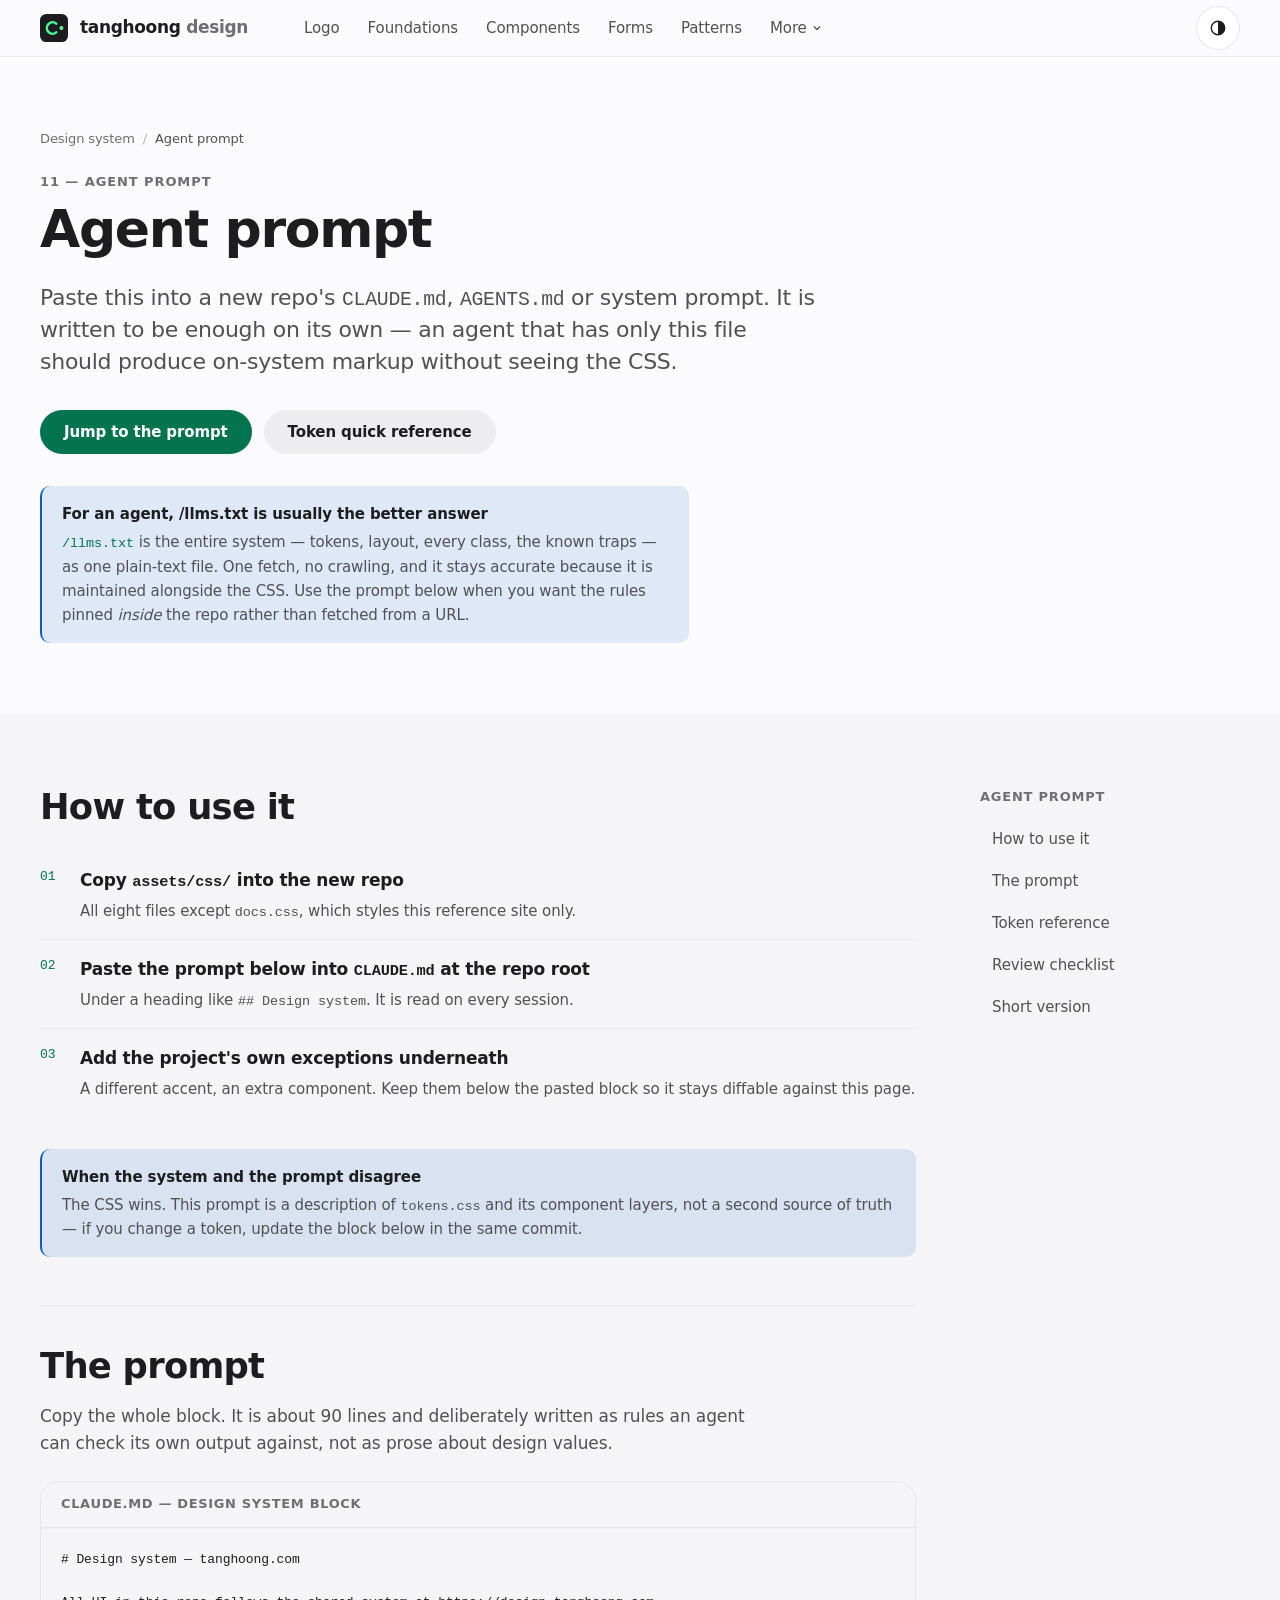
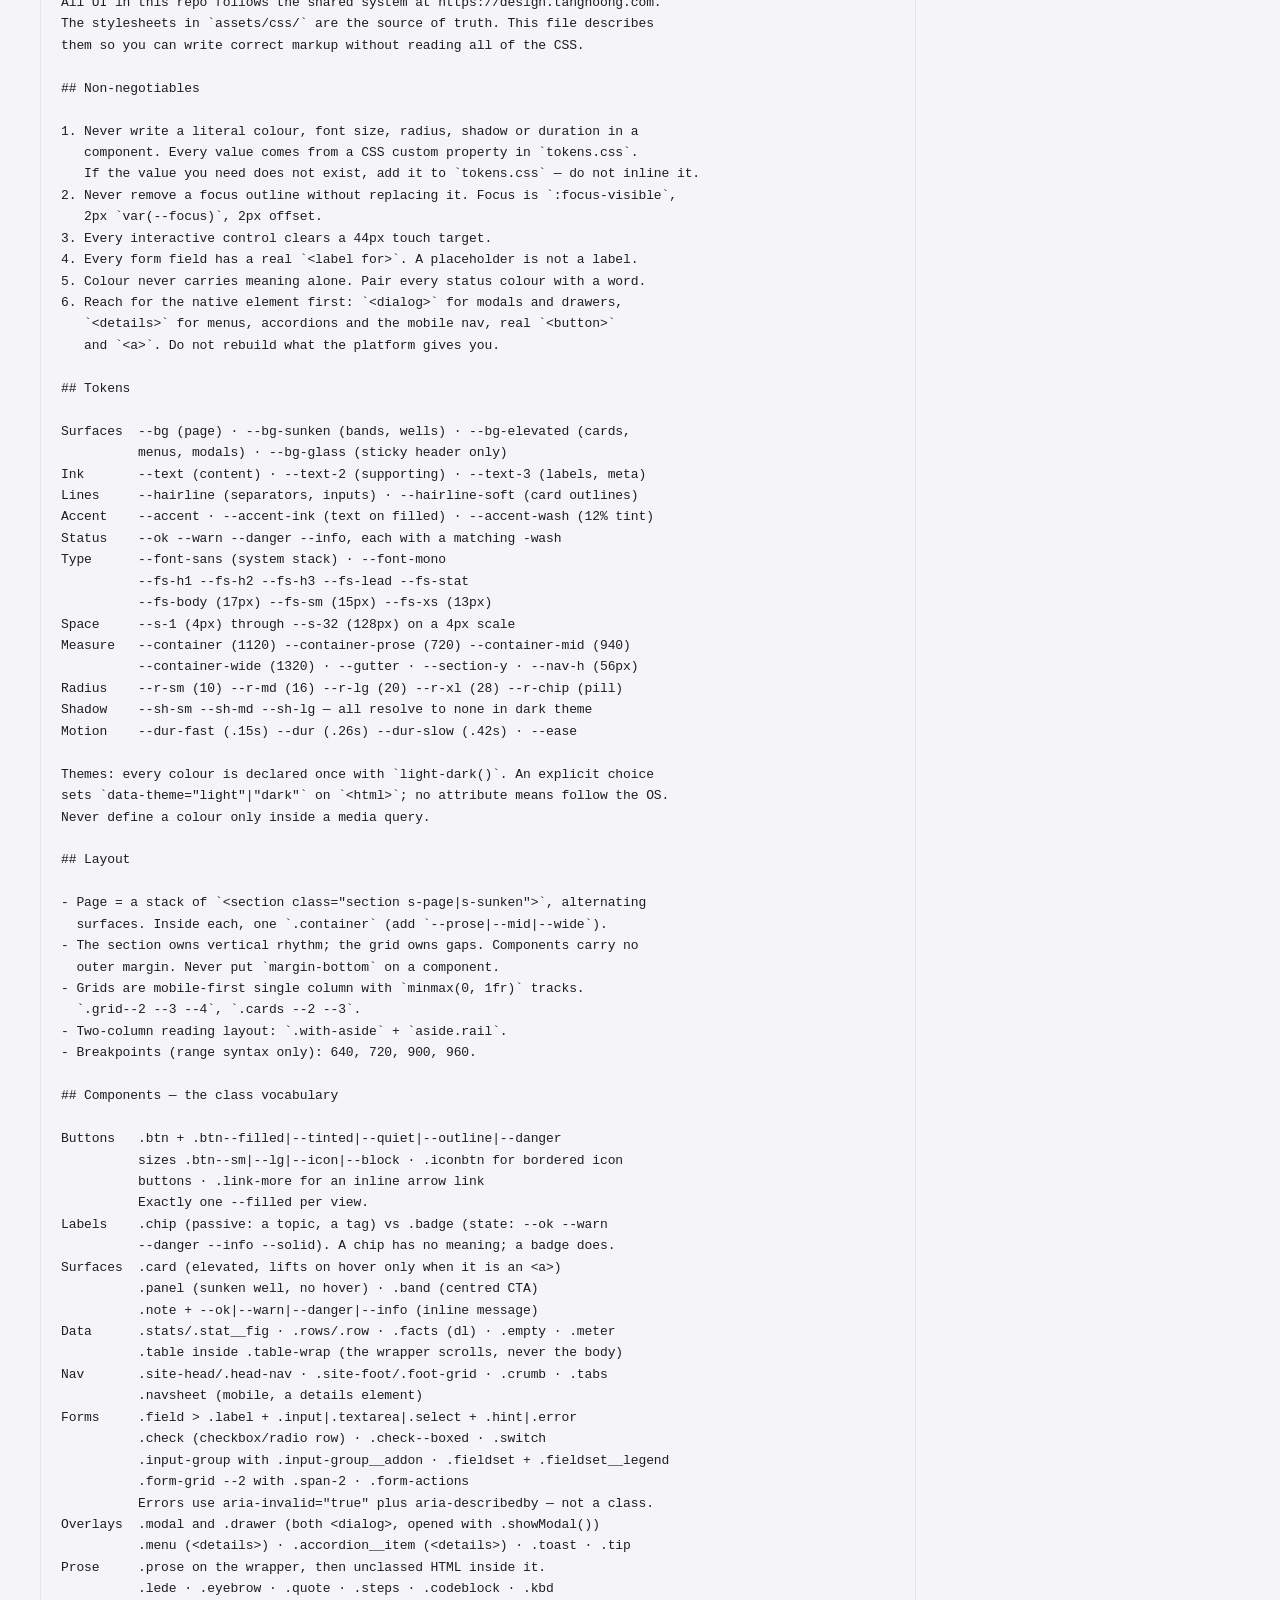
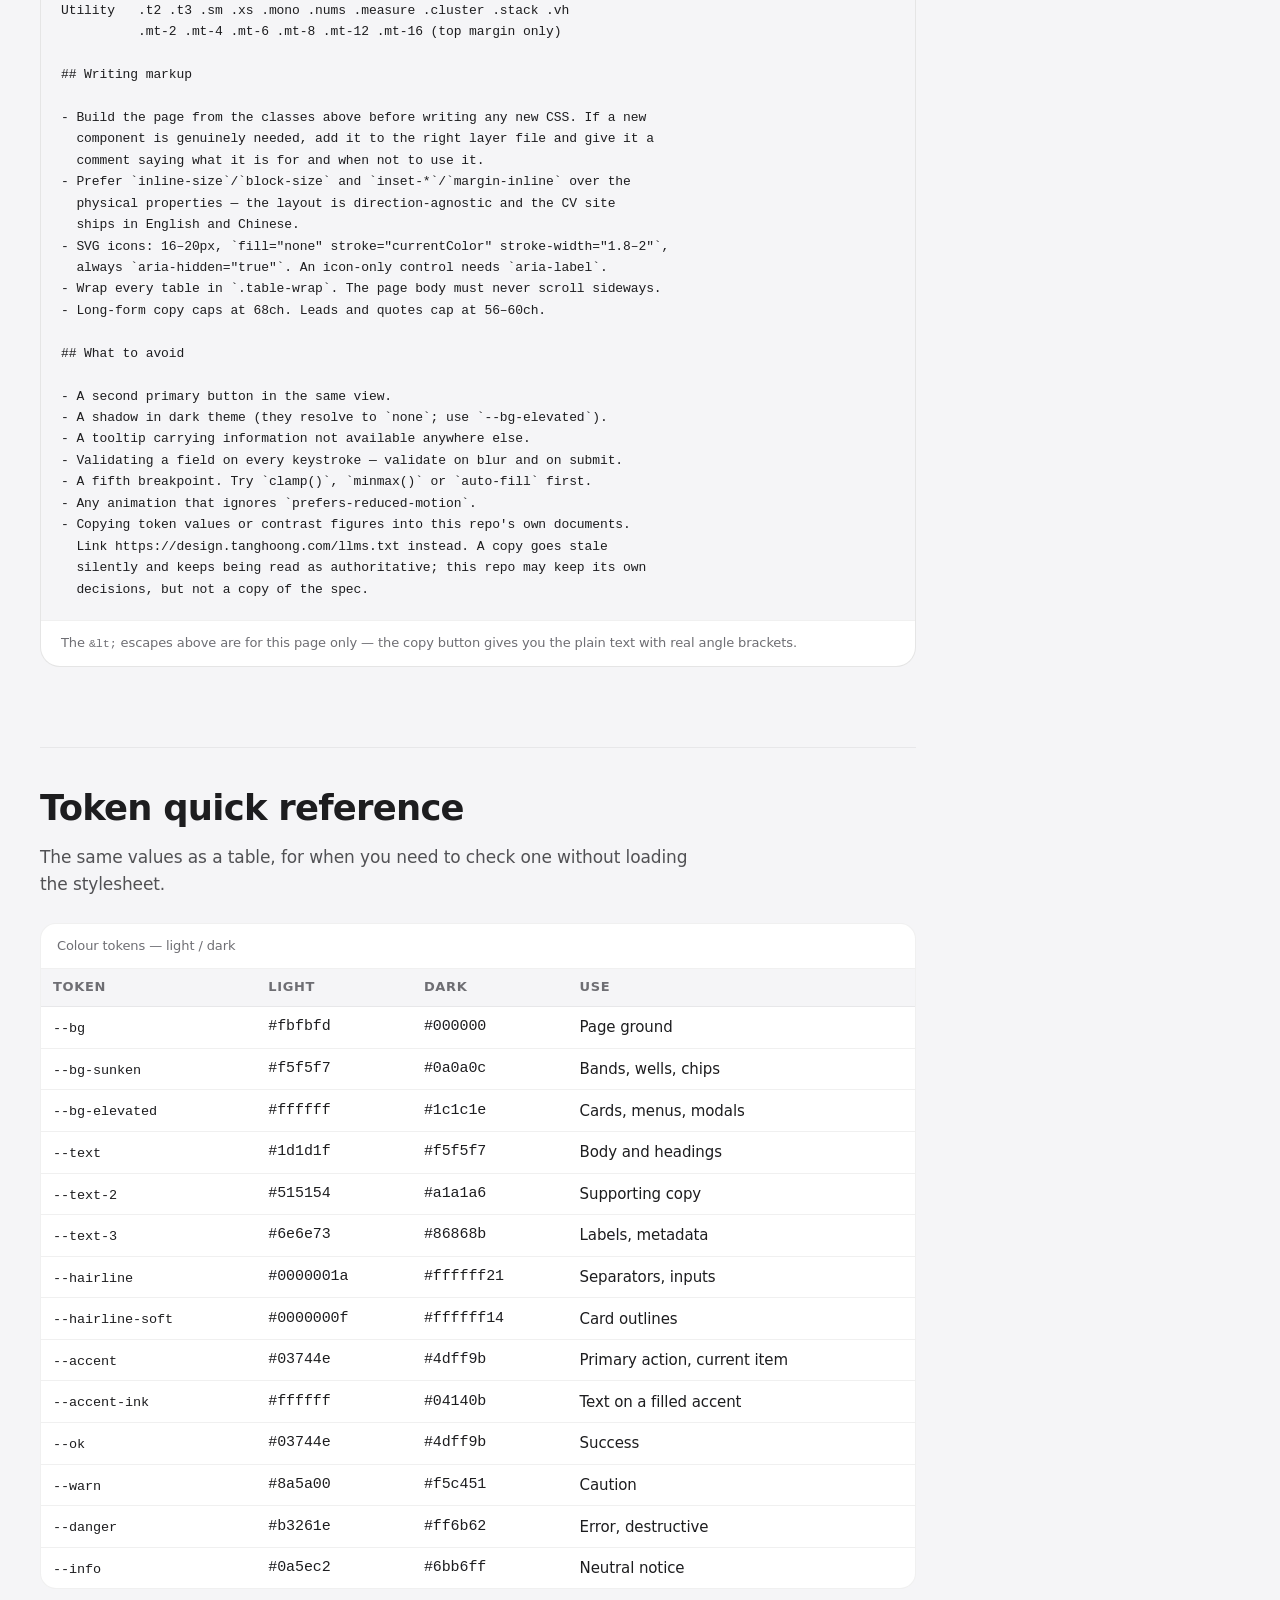
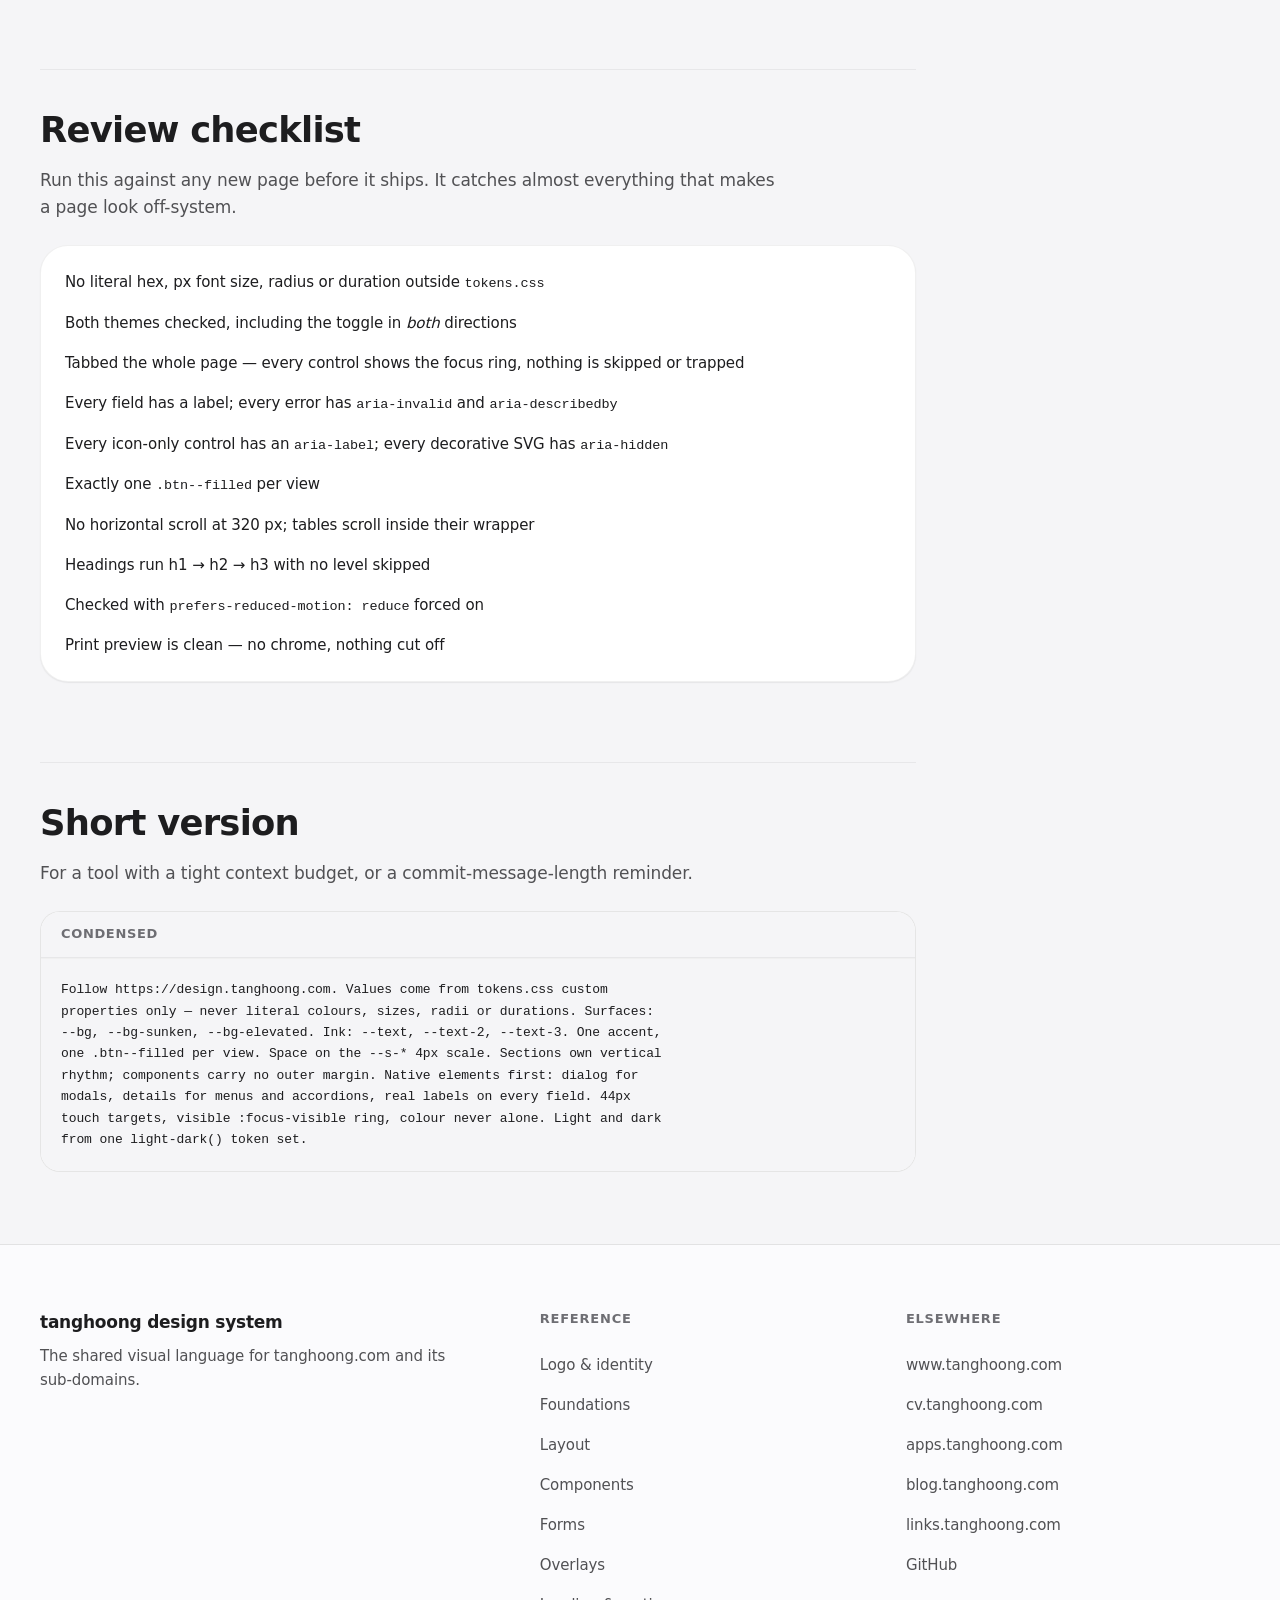
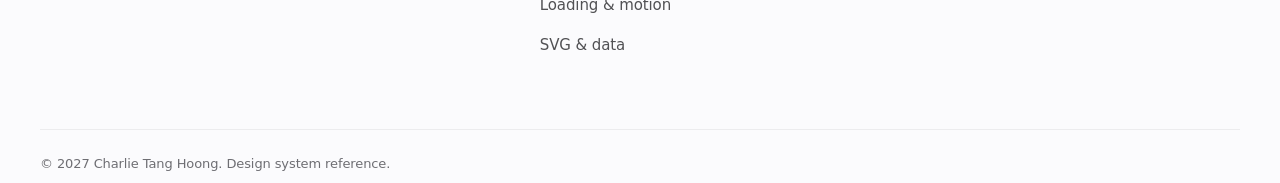
<file: pages/prompt.html>
<!doctype html>
<html lang="en">
<head>
<meta charset="utf-8">
<meta name="viewport" content="width=device-width, initial-scale=1, viewport-fit=cover">
<title>Agent prompt — tanghoong design system</title>
<meta name="description" content="The design system prompt to paste into any repo CLAUDE.md so generated code lands on-system: token reference, class vocabulary and a review checklist.">
<link rel="canonical" href="https://design.tanghoong.com/pages/prompt">
<meta property="og:type" content="website">
<meta property="og:site_name" content="tanghoong design system">
<meta property="og:title" content="Agent prompt — tanghoong design system">
<meta property="og:description" content="The design system prompt to paste into any repo CLAUDE.md so generated code lands on-system: token reference, class vocabulary and a review checklist.">
<meta property="og:url" content="https://design.tanghoong.com/pages/prompt">
<meta property="og:image" content="https://design.tanghoong.com/og.png">
<meta property="og:image:width" content="1200">
<meta property="og:image:height" content="630">
<meta property="og:image:alt" content="The tanghoong mark on a dark tile, above the words tanghoong design system.">
<meta name="twitter:card" content="summary_large_image">
<meta name="theme-color" content="#fbfbfd" media="(prefers-color-scheme: light)">
<meta name="theme-color" content="#000000" media="(prefers-color-scheme: dark)">
<link rel="icon" href="/favicon.ico" sizes="any">
<link rel="icon" href="/favicon.svg" type="image/svg+xml">
<link rel="apple-touch-icon" href="/apple-touch-icon.png">
<link rel="manifest" href="/site.webmanifest">
<!-- The whole system as one plain-text spec, for agents. These HTML pages are
     for humans; an agent should read this instead of crawling all nine. -->
<link rel="alternate" type="text/plain" href="/llms.txt" title="llms.txt — full spec for agents">
<!-- Runs before the stylesheet so the page never paints the wrong theme.
     try/catch because a browser with storage blocked must still render Auto. -->
<script>try{var t=localStorage.getItem('th');if(t==='light'||t==='dark')document.documentElement.dataset.theme=t;}catch(e){}</script>
<link rel="stylesheet" href="/assets/css/tokens.css">
<link rel="stylesheet" href="/assets/css/base.css">
<link rel="stylesheet" href="/assets/css/layout.css">
<link rel="stylesheet" href="/assets/css/components.css">
<link rel="stylesheet" href="/assets/css/forms.css">
<link rel="stylesheet" href="/assets/css/overlays.css">
<link rel="stylesheet" href="/assets/css/content.css">
<link rel="stylesheet" href="/assets/css/utilities.css">
<!-- conform:allow docs-css-shipped — this IS the reference site; docs.css
     styles the specimen frames. No product page should ever link it. -->
<link rel="stylesheet" href="/assets/css/docs.css">
</head>
<body>
<a class="skip" href="#main">Skip to content</a>

<header class="site-head">
  <div class="container container--wide head-in">
    <a class="brand" href="/">
      <svg class="brand__mark" viewBox="0 0 64 64" aria-hidden="true" focusable="false"><rect width="64" height="64" rx="14.3" fill="#1d1d1f"/><path d="M37 22a13 13 0 1 0 0 20" fill="none" stroke="#4dff9b" stroke-width="5.6" stroke-linecap="round"/><circle cx="49" cy="32" r="4.6" fill="#4dff9b"/></svg>
      <span>tanghoong <span class="t3">design</span></span>
    </a>

    <nav class="head-nav" aria-label="Primary">
      <a href="/pages/brand.html">Logo</a>
      <a href="/pages/foundations.html">Foundations</a>
      <a href="/pages/components.html">Components</a>
      <a href="/pages/forms.html">Forms</a>
      <a href="/pages/patterns.html">Patterns</a>
      <details class="menu">
        <summary>
          More <svg width="12" height="12" viewBox="0 0 24 24" fill="none" stroke="currentColor" stroke-width="2.5" aria-hidden="true"><path d="m6 9 6 6 6-6"/></svg>
        </summary>
        <div class="menu__list">
          <a href="/pages/layout.html">Layout</a>
          <a href="/pages/overlays.html">Overlays</a>
          <a href="/pages/loading.html">Loading &amp; motion</a>
          <a href="/pages/content.html">Content &amp; prose</a>
          <a href="/pages/svg.html">SVG &amp; data</a>
          <div class="menu__sep"></div>
          <a href="/pages/prompt.html">Agent prompt</a>
        </div>
      </details>
    </nav>

    <div class="head-end">
      <button class="iconbtn" type="button" data-theme-toggle aria-label="Theme">
        <svg class="ic ic--auto" width="18" height="18" viewBox="0 0 24 24" fill="none" stroke="currentColor" stroke-width="1.8" aria-hidden="true"><circle cx="12" cy="12" r="9"/><path d="M12 3v18a9 9 0 0 0 0-18Z" fill="currentColor" stroke="none"/></svg><svg class="ic ic--light" width="18" height="18" viewBox="0 0 24 24" fill="none" stroke="currentColor" stroke-width="1.8" aria-hidden="true"><circle cx="12" cy="12" r="4"/><path d="M12 2v2m0 16v2M4.9 4.9l1.4 1.4m11.4 11.4 1.4 1.4M2 12h2m16 0h2M4.9 19.1l1.4-1.4M17.7 6.3l1.4-1.4"/></svg><svg class="ic ic--dark" width="18" height="18" viewBox="0 0 24 24" fill="none" stroke="currentColor" stroke-width="1.8" aria-hidden="true"><path d="M20 14.5A8.5 8.5 0 0 1 9.5 4a8.5 8.5 0 1 0 10.5 10.5Z"/></svg>
      </button>
      <button class="iconbtn navsheet__trigger" type="button" data-navsheet-open aria-label="Menu" aria-haspopup="dialog">
        <svg width="20" height="20" viewBox="0 0 24 24" fill="none" stroke="currentColor" stroke-width="2" aria-hidden="true"><path d="M4 7h16M4 12h16M4 17h16"/></svg>
      </button>
    </div>
  </div>

</header>

<dialog class="drawer navsheet" data-navsheet aria-label="Site menu">
  <div class="navsheet__panel">
    <div class="navsheet__head">
      <span class="navsheet__title">Design system</span>
      <button class="iconbtn" type="button" data-close aria-label="Close menu">
        <svg width="18" height="18" viewBox="0 0 24 24" fill="none" stroke="currentColor" stroke-width="2" aria-hidden="true"><path d="M6 6l12 12M18 6 6 18"/></svg>
      </button>
    </div>
    <a class="sheet-row" href="/pages/brand.html">Logo &amp; identity</a>
    <a class="sheet-row" href="/pages/foundations.html">Foundations</a>
    <a class="sheet-row" href="/pages/layout.html">Layout</a>
    <a class="sheet-row" href="/pages/components.html">Components</a>
    <a class="sheet-row" href="/pages/forms.html">Forms</a>
    <a class="sheet-row" href="/pages/overlays.html">Overlays</a>
    <a class="sheet-row" href="/pages/loading.html">Loading &amp; motion</a>
    <a class="sheet-row" href="/pages/content.html">Content &amp; prose</a>
    <a class="sheet-row" href="/pages/svg.html">SVG &amp; data</a>
    <a class="sheet-row" href="/pages/patterns.html">Patterns</a>
    <a class="sheet-row" href="/pages/prompt.html">Agent prompt</a>
    <div class="sheet-tools">
      <button class="iconbtn" type="button" data-theme-toggle aria-label="Theme">
        <svg class="ic ic--auto" width="18" height="18" viewBox="0 0 24 24" fill="none" stroke="currentColor" stroke-width="1.8" aria-hidden="true"><circle cx="12" cy="12" r="9"/><path d="M12 3v18a9 9 0 0 0 0-18Z" fill="currentColor" stroke="none"/></svg><svg class="ic ic--light" width="18" height="18" viewBox="0 0 24 24" fill="none" stroke="currentColor" stroke-width="1.8" aria-hidden="true"><circle cx="12" cy="12" r="4"/><path d="M12 2v2m0 16v2M4.9 4.9l1.4 1.4m11.4 11.4 1.4 1.4M2 12h2m16 0h2M4.9 19.1l1.4-1.4M17.7 6.3l1.4-1.4"/></svg><svg class="ic ic--dark" width="18" height="18" viewBox="0 0 24 24" fill="none" stroke="currentColor" stroke-width="1.8" aria-hidden="true"><path d="M20 14.5A8.5 8.5 0 0 1 9.5 4a8.5 8.5 0 1 0 10.5 10.5Z"/></svg>
      </button>
    </div>
  </div>
</dialog>

<main id="main">
<section class="section section--tight s-page">
  <div class="container container--wide">
    <ol class="crumb"><li><a href="/">Design system</a></li><li aria-current="page">Agent prompt</li></ol>
    <p class="eyebrow mt-6">11 — Agent prompt</p>
    <h1 class="mt-3">Agent prompt</h1>
    <p class="lede mt-6">Paste this into a new repo's <code>CLAUDE.md</code>, <code>AGENTS.md</code> or system prompt. It is written to be enough on its own — an agent that has only this file should produce on-system markup without seeing the CSS.</p>
    <div class="cluster mt-8">
      <a class="btn btn--filled" href="#prompt">Jump to the prompt</a>
      <a class="btn btn--quiet" href="#tokens-ref">Token quick reference</a>
    </div>
    <div class="note note--info mt-8 measure">
      <strong class="note__title">For an agent, /llms.txt is usually the better answer</strong>
      <a href="/llms.txt"><code>/llms.txt</code></a> is the entire system — tokens, layout,
      every class, the known traps — as one plain-text file. One fetch, no crawling, and it
      stays accurate because it is maintained alongside the CSS. Use the prompt below when
      you want the rules pinned <em>inside</em> the repo rather than fetched from a URL.
    </div>
  </div>
</section>

<section class="section section--tight s-sunken">
<div class="container container--wide">
<div class="with-aside">
<div>

  <h2 id="how">How to use it</h2>
  <ol class="steps mt-6">
    <li><p class="steps__title">Copy <code>assets/css/</code> into the new repo</p><p class="steps__desc">All eight files except <code>docs.css</code>, which styles this reference site only.</p></li>
    <li><p class="steps__title">Paste the prompt below into <code>CLAUDE.md</code> at the repo root</p><p class="steps__desc">Under a heading like <code>## Design system</code>. It is read on every session.</p></li>
    <li><p class="steps__title">Add the project's own exceptions underneath</p><p class="steps__desc">A different accent, an extra component. Keep them below the pasted block so it stays diffable against this page.</p></li>
  </ol>

  <div class="note note--info mt-8">
    <strong class="note__title">When the system and the prompt disagree</strong>
    The CSS wins. This prompt is a description of <code>tokens.css</code> and its component layers, not a second source of truth — if you change a token, update the block below in the same commit.
  </div>

  <h2 id="prompt">The prompt</h2>
  <p class="t2 mt-4 measure">Copy the whole block. It is about 90 lines and deliberately written as rules an agent can check its own output against, not as prose about design values.</p>

  <div class="spec mt-6">
    <div class="spec__label">CLAUDE.md — design system block</div>
    <div class="spec__code">
<pre># Design system — tanghoong.com

All UI in this repo follows the shared system at https://design.tanghoong.com.
The stylesheets in `assets/css/` are the source of truth. This file describes
them so you can write correct markup without reading all of the CSS.

## Non-negotiables

1. Never write a literal colour, font size, radius, shadow or duration in a
   component. Every value comes from a CSS custom property in `tokens.css`.
   If the value you need does not exist, add it to `tokens.css` — do not inline it.
2. Never remove a focus outline without replacing it. Focus is `:focus-visible`,
   2px `var(--focus)`, 2px offset.
3. Every interactive control clears a 44px touch target.
4. Every form field has a real `&lt;label for&gt;`. A placeholder is not a label.
5. Colour never carries meaning alone. Pair every status colour with a word.
6. Reach for the native element first: `&lt;dialog&gt;` for modals and drawers,
   `&lt;details&gt;` for menus, accordions and the mobile nav, real `&lt;button&gt;`
   and `&lt;a&gt;`. Do not rebuild what the platform gives you.

## Tokens

Surfaces  --bg (page) · --bg-sunken (bands, wells) · --bg-elevated (cards,
          menus, modals) · --bg-glass (sticky header only)
Ink       --text (content) · --text-2 (supporting) · --text-3 (labels, meta)
Lines     --hairline (separators, inputs) · --hairline-soft (card outlines)
Accent    --accent · --accent-ink (text on filled) · --accent-wash (12% tint)
Status    --ok --warn --danger --info, each with a matching -wash
Type      --font-sans (system stack) · --font-mono
          --fs-h1 --fs-h2 --fs-h3 --fs-lead --fs-stat
          --fs-body (17px) --fs-sm (15px) --fs-xs (13px)
Space     --s-1 (4px) through --s-32 (128px) on a 4px scale
Measure   --container (1120) --container-prose (720) --container-mid (940)
          --container-wide (1320) · --gutter · --section-y · --nav-h (56px)
Radius    --r-sm (10) --r-md (16) --r-lg (20) --r-xl (28) --r-chip (pill)
Shadow    --sh-sm --sh-md --sh-lg — all resolve to none in dark theme
Motion    --dur-fast (.15s) --dur (.26s) --dur-slow (.42s) · --ease

Themes: every colour is declared once with `light-dark()`. An explicit choice
sets `data-theme="light"|"dark"` on `&lt;html&gt;`; no attribute means follow the OS.
Never define a colour only inside a media query.

## Layout

- Page = a stack of `&lt;section class="section s-page|s-sunken"&gt;`, alternating
  surfaces. Inside each, one `.container` (add `--prose|--mid|--wide`).
- The section owns vertical rhythm; the grid owns gaps. Components carry no
  outer margin. Never put `margin-bottom` on a component.
- Grids are mobile-first single column with `minmax(0, 1fr)` tracks.
  `.grid--2 --3 --4`, `.cards --2 --3`.
- Two-column reading layout: `.with-aside` + `aside.rail`.
- Breakpoints (range syntax only): 640, 720, 900, 960.

## Components — the class vocabulary

Buttons   .btn + .btn--filled|--tinted|--quiet|--outline|--danger
          sizes .btn--sm|--lg|--icon|--block · .iconbtn for bordered icon
          buttons · .link-more for an inline arrow link
          Exactly one --filled per view.
Labels    .chip (passive: a topic, a tag) vs .badge (state: --ok --warn
          --danger --info --solid). A chip has no meaning; a badge does.
Surfaces  .card (elevated, lifts on hover only when it is an &lt;a&gt;)
          .panel (sunken well, no hover) · .band (centred CTA)
          .note + --ok|--warn|--danger|--info (inline message)
Data      .stats/.stat__fig · .rows/.row · .facts (dl) · .empty · .meter
          .table inside .table-wrap (the wrapper scrolls, never the body)
Nav       .site-head/.head-nav · .site-foot/.foot-grid · .crumb · .tabs
          .navsheet (mobile, a details element)
Forms     .field &gt; .label + .input|.textarea|.select + .hint|.error
          .check (checkbox/radio row) · .check--boxed · .switch
          .input-group with .input-group__addon · .fieldset + .fieldset__legend
          .form-grid --2 with .span-2 · .form-actions
          Errors use aria-invalid="true" plus aria-describedby — not a class.
Overlays  .modal and .drawer (both &lt;dialog&gt;, opened with .showModal())
          .menu (&lt;details&gt;) · .accordion__item (&lt;details&gt;) · .toast · .tip
Prose     .prose on the wrapper, then unclassed HTML inside it.
          .lede · .eyebrow · .quote · .steps · .codeblock · .kbd
Utility   .t2 .t3 .sm .xs .mono .nums .measure .cluster .stack .vh
          .mt-2 .mt-4 .mt-6 .mt-8 .mt-12 .mt-16 (top margin only)

## Writing markup

- Build the page from the classes above before writing any new CSS. If a new
  component is genuinely needed, add it to the right layer file and give it a
  comment saying what it is for and when not to use it.
- Prefer `inline-size`/`block-size` and `inset-*`/`margin-inline` over the
  physical properties — the layout is direction-agnostic and the CV site
  ships in English and Chinese.
- SVG icons: 16–20px, `fill="none" stroke="currentColor" stroke-width="1.8–2"`,
  always `aria-hidden="true"`. An icon-only control needs `aria-label`.
- Wrap every table in `.table-wrap`. The page body must never scroll sideways.
- Long-form copy caps at 68ch. Leads and quotes cap at 56–60ch.

## What to avoid

- A second primary button in the same view.
- A shadow in dark theme (they resolve to `none`; use `--bg-elevated`).
- A tooltip carrying information not available anywhere else.
- Validating a field on every keystroke — validate on blur and on submit.
- A fifth breakpoint. Try `clamp()`, `minmax()` or `auto-fill` first.
- Any animation that ignores `prefers-reduced-motion`.
- Copying token values or contrast figures into this repo's own documents.
  Link https://design.tanghoong.com/llms.txt instead. A copy goes stale
  silently and keeps being read as authoritative; this repo may keep its own
  decisions, but not a copy of the spec.</pre>
    </div>
    <p class="spec__note">The <code>&amp;lt;</code> escapes above are for this page only — the copy button gives you the plain text with real angle brackets.</p>
  </div>

  <h2 id="tokens-ref">Token quick reference</h2>
  <p class="t2 mt-4 measure">The same values as a table, for when you need to check one without loading the stylesheet.</p>

  <div class="table-wrap mt-6">
    <table class="table table--compact">
      <caption>Colour tokens — light / dark</caption>
      <thead><tr><th>Token</th><th>Light</th><th>Dark</th><th>Use</th></tr></thead>
      <tbody>
        <tr><td><code>--bg</code></td><td class="mono">#fbfbfd</td><td class="mono">#000000</td><td>Page ground</td></tr>
        <tr><td><code>--bg-sunken</code></td><td class="mono">#f5f5f7</td><td class="mono">#0a0a0c</td><td>Bands, wells, chips</td></tr>
        <tr><td><code>--bg-elevated</code></td><td class="mono">#ffffff</td><td class="mono">#1c1c1e</td><td>Cards, menus, modals</td></tr>
        <tr><td><code>--text</code></td><td class="mono">#1d1d1f</td><td class="mono">#f5f5f7</td><td>Body and headings</td></tr>
        <tr><td><code>--text-2</code></td><td class="mono">#515154</td><td class="mono">#a1a1a6</td><td>Supporting copy</td></tr>
        <tr><td><code>--text-3</code></td><td class="mono">#6e6e73</td><td class="mono">#86868b</td><td>Labels, metadata</td></tr>
        <tr><td><code>--hairline</code></td><td class="mono">#0000001a</td><td class="mono">#ffffff21</td><td>Separators, inputs</td></tr>
        <tr><td><code>--hairline-soft</code></td><td class="mono">#0000000f</td><td class="mono">#ffffff14</td><td>Card outlines</td></tr>
        <tr><td><code>--accent</code></td><td class="mono">#03744e</td><td class="mono">#4dff9b</td><td>Primary action, current item</td></tr>
        <tr><td><code>--accent-ink</code></td><td class="mono">#ffffff</td><td class="mono">#04140b</td><td>Text on a filled accent</td></tr>
        <tr><td><code>--ok</code></td><td class="mono">#03744e</td><td class="mono">#4dff9b</td><td>Success</td></tr>
        <tr><td><code>--warn</code></td><td class="mono">#8a5a00</td><td class="mono">#f5c451</td><td>Caution</td></tr>
        <tr><td><code>--danger</code></td><td class="mono">#b3261e</td><td class="mono">#ff6b62</td><td>Error, destructive</td></tr>
        <tr><td><code>--info</code></td><td class="mono">#0a5ec2</td><td class="mono">#6bb6ff</td><td>Neutral notice</td></tr>
      </tbody>
    </table>
  </div>

  <h2 id="checklist">Review checklist</h2>
  <p class="t2 mt-4 measure">Run this against any new page before it ships. It catches almost everything that makes a page look off-system.</p>

  <div class="panel panel--elevated mt-6">
    <ul class="stack demo-plain">
      <li class="sm">No literal hex, px font size, radius or duration outside <code>tokens.css</code></li>
      <li class="sm">Both themes checked, including the toggle in <em>both</em> directions</li>
      <li class="sm">Tabbed the whole page — every control shows the focus ring, nothing is skipped or trapped</li>
      <li class="sm">Every field has a label; every error has <code>aria-invalid</code> and <code>aria-describedby</code></li>
      <li class="sm">Every icon-only control has an <code>aria-label</code>; every decorative SVG has <code>aria-hidden</code></li>
      <li class="sm">Exactly one <code>.btn--filled</code> per view</li>
      <li class="sm">No horizontal scroll at 320&nbsp;px; tables scroll inside their wrapper</li>
      <li class="sm">Headings run h1 → h2 → h3 with no level skipped</li>
      <li class="sm">Checked with <code>prefers-reduced-motion: reduce</code> forced on</li>
      <li class="sm">Print preview is clean — no chrome, nothing cut off</li>
    </ul>
  </div>

  <h2 id="short">Short version</h2>
  <p class="t2 mt-4 measure">For a tool with a tight context budget, or a commit-message-length reminder.</p>

  <div class="spec mt-6">
    <div class="spec__label">Condensed</div>
    <div class="spec__code">
<pre>Follow https://design.tanghoong.com. Values come from tokens.css custom
properties only — never literal colours, sizes, radii or durations. Surfaces:
--bg, --bg-sunken, --bg-elevated. Ink: --text, --text-2, --text-3. One accent,
one .btn--filled per view. Space on the --s-* 4px scale. Sections own vertical
rhythm; components carry no outer margin. Native elements first: dialog for
modals, details for menus and accordions, real labels on every field. 44px
touch targets, visible :focus-visible ring, colour never alone. Light and dark
from one light-dark() token set.</pre>
    </div>
  </div>

</div>

<aside class="rail">
  <p class="rail__h">Agent prompt</p>
  <ul class="rail__list">
    <li><a href="#how">How to use it</a></li>
    <li><a href="#prompt">The prompt</a></li>
    <li><a href="#tokens-ref">Token reference</a></li>
    <li><a href="#checklist">Review checklist</a></li>
    <li><a href="#short">Short version</a></li>
  </ul>
</aside>
</div>
</div>
</section>
</main>

<footer class="site-foot">
  <div class="container container--wide">
    <div class="foot-grid">
      <div>
        <p class="foot-name">tanghoong design system</p>
        <p class="foot-role">The shared visual language for tanghoong.com and its sub-domains.</p>
      </div>
      <div>
        <p class="foot-h">Reference</p>
        <ul class="foot-list">
          <li><a href="/pages/brand.html">Logo &amp; identity</a></li>
          <li><a href="/pages/foundations.html">Foundations</a></li>
          <li><a href="/pages/layout.html">Layout</a></li>
          <li><a href="/pages/components.html">Components</a></li>
          <li><a href="/pages/forms.html">Forms</a></li>
          <li><a href="/pages/overlays.html">Overlays</a></li>
          <li><a href="/pages/loading.html">Loading &amp; motion</a></li>
          <li><a href="/pages/svg.html">SVG &amp; data</a></li>
        </ul>
      </div>
      <div>
        <p class="foot-h">Elsewhere</p>
        <ul class="foot-list">
          <li><a href="https://www.tanghoong.com/">www.tanghoong.com</a></li>
          <li><a href="https://cv.tanghoong.com/">cv.tanghoong.com</a></li>
          <li><a href="https://apps.tanghoong.com/">apps.tanghoong.com</a></li>
          <li><a href="https://blog.tanghoong.com/">blog.tanghoong.com</a></li>
          <li><a href="https://links.tanghoong.com/">links.tanghoong.com</a></li>
          <li><a href="https://github.com/tanghoong">GitHub</a></li>
        </ul>
      </div>
    </div>
    <p class="foot-legal">&copy; 2027 Charlie Tang Hoong. Design system reference.</p>
  </div>
</footer>

<script src="/assets/js/theme.js" defer></script>
<script src="/assets/js/nav.js" defer></script>
<script src="/assets/js/docs.js" defer></script>
</body>
</html>
</file>
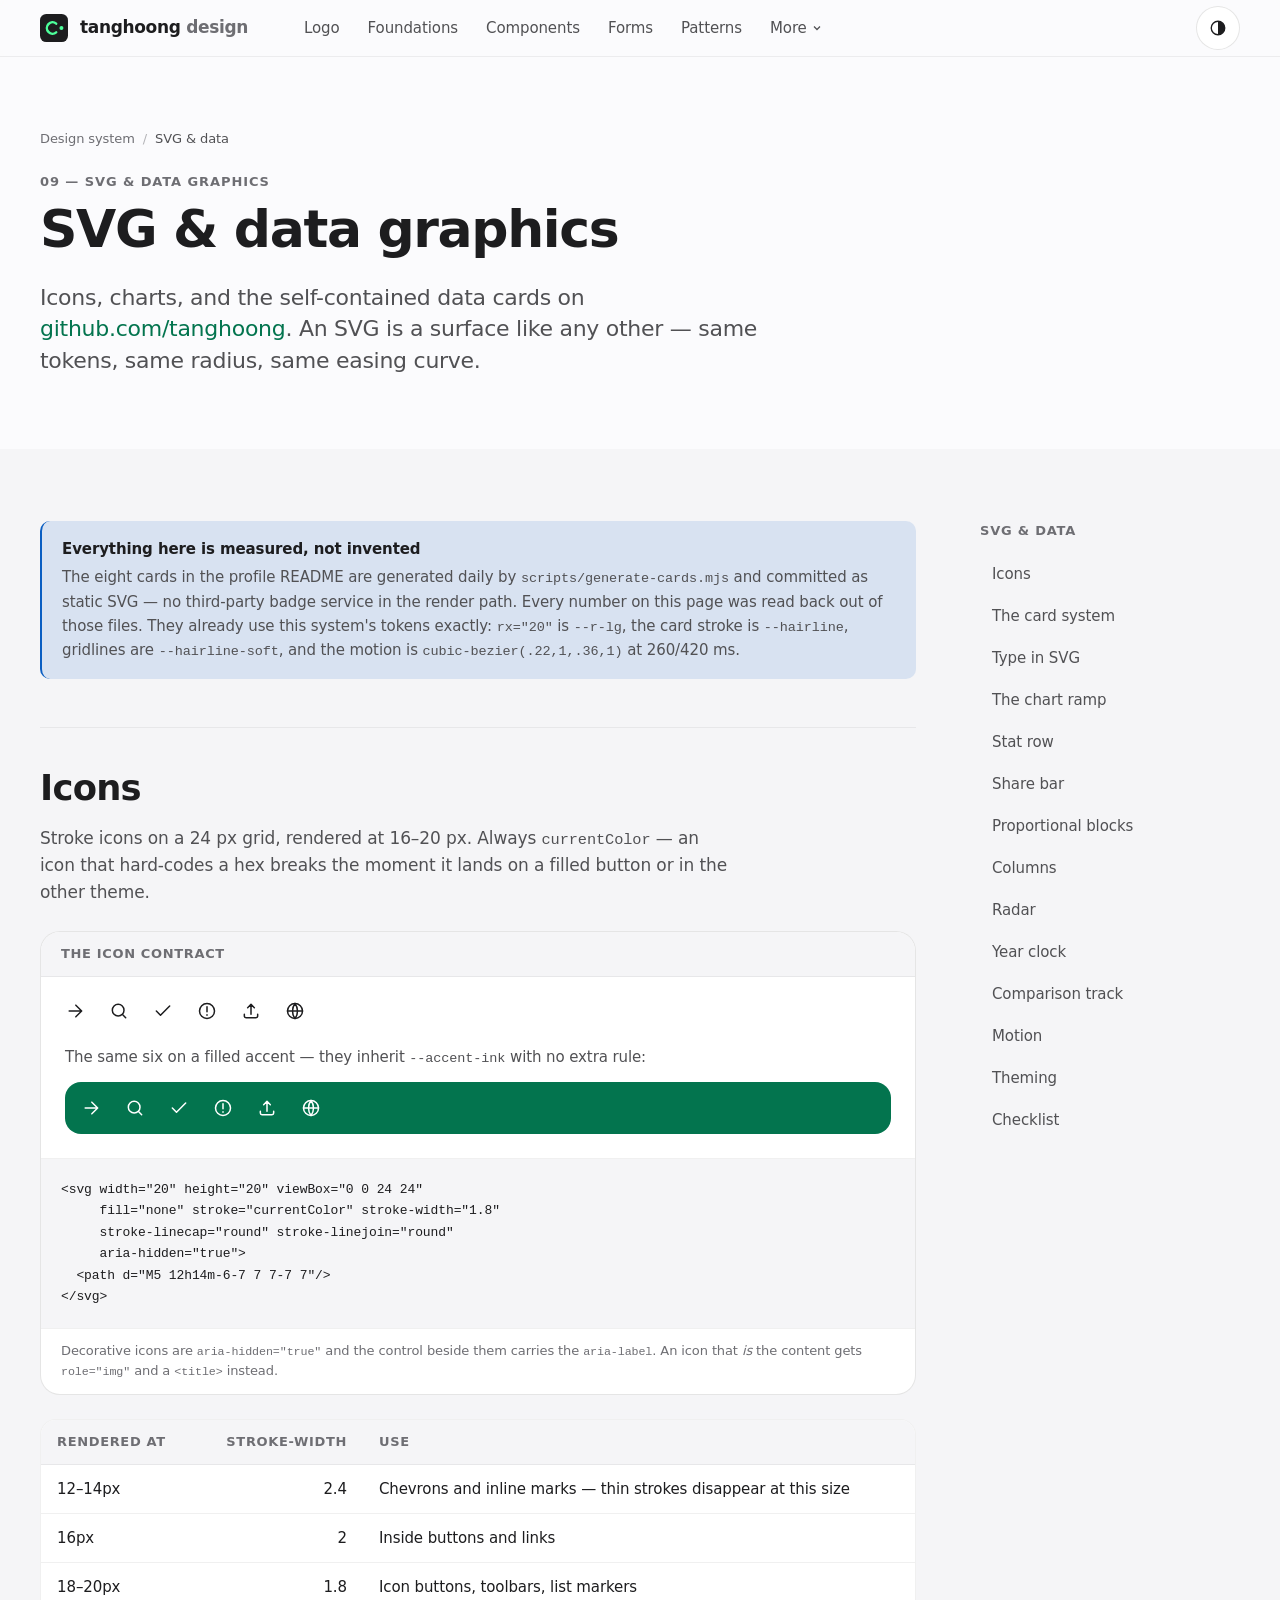
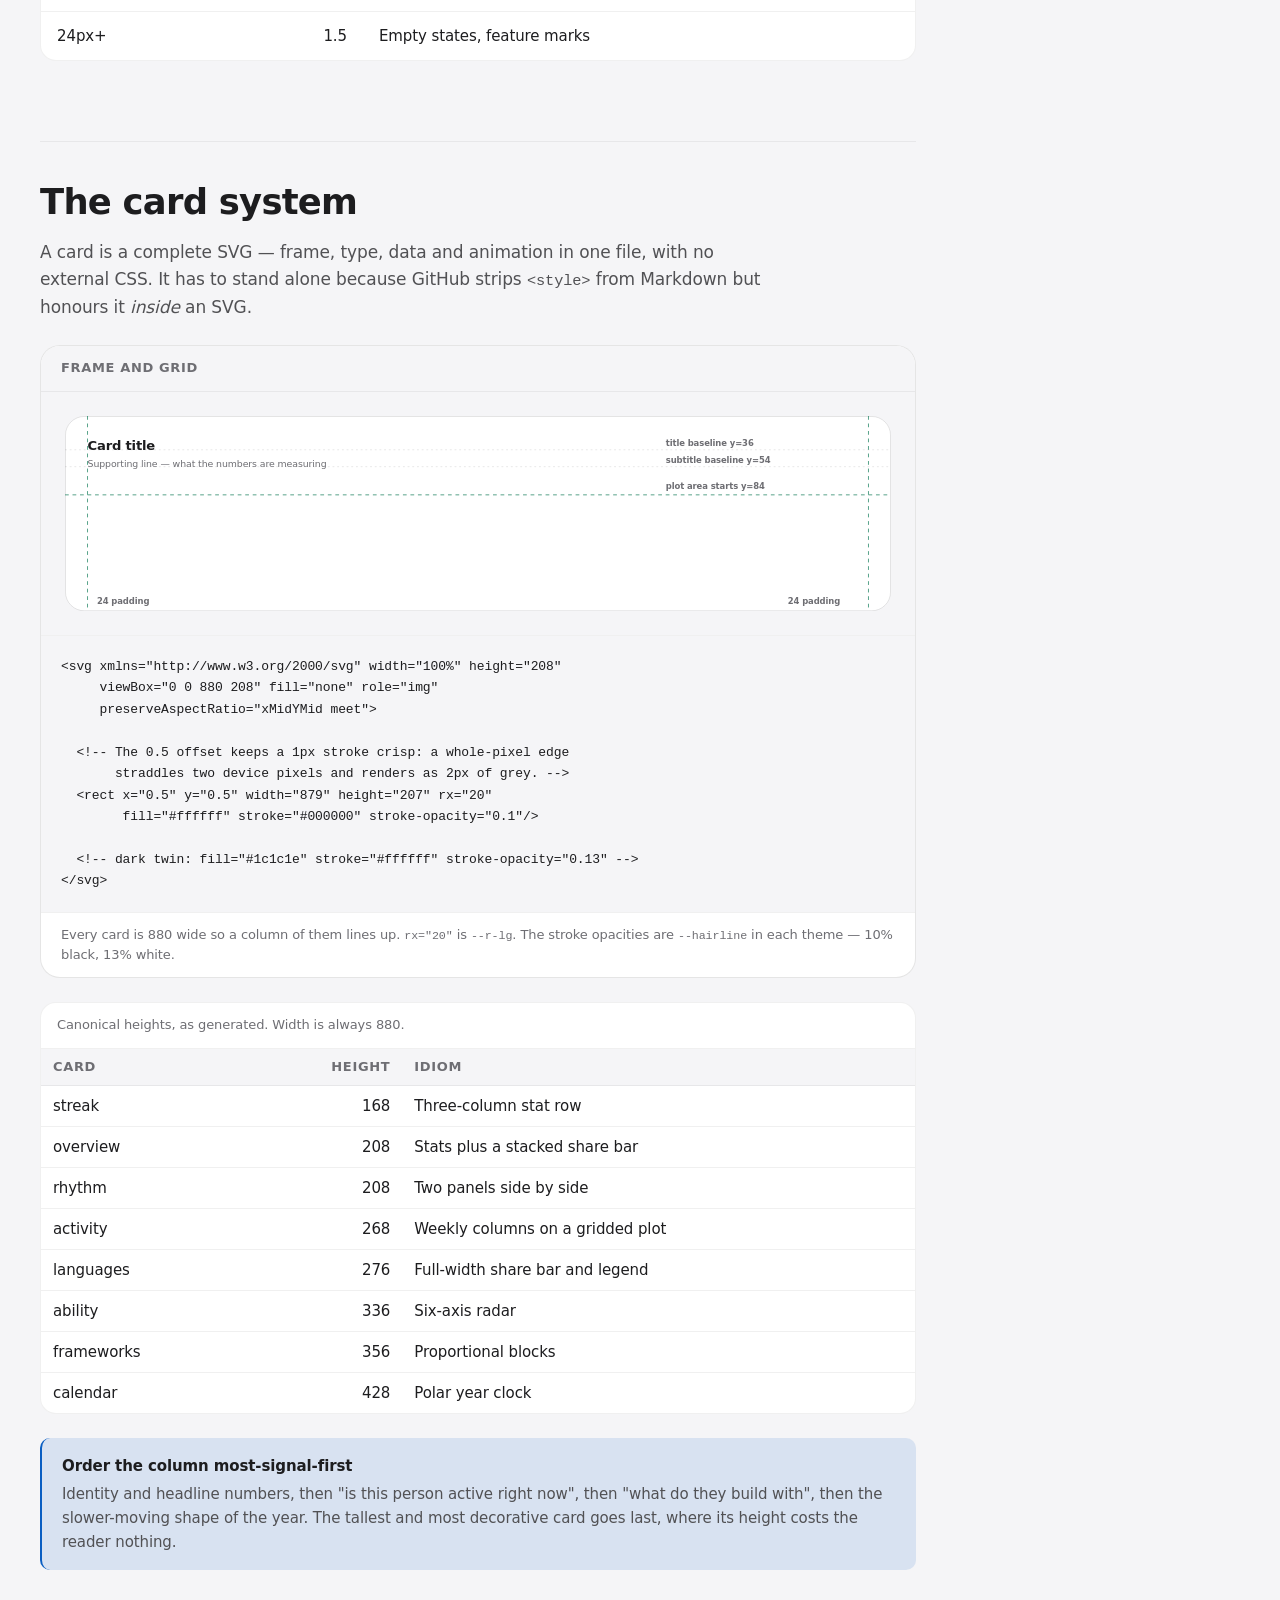
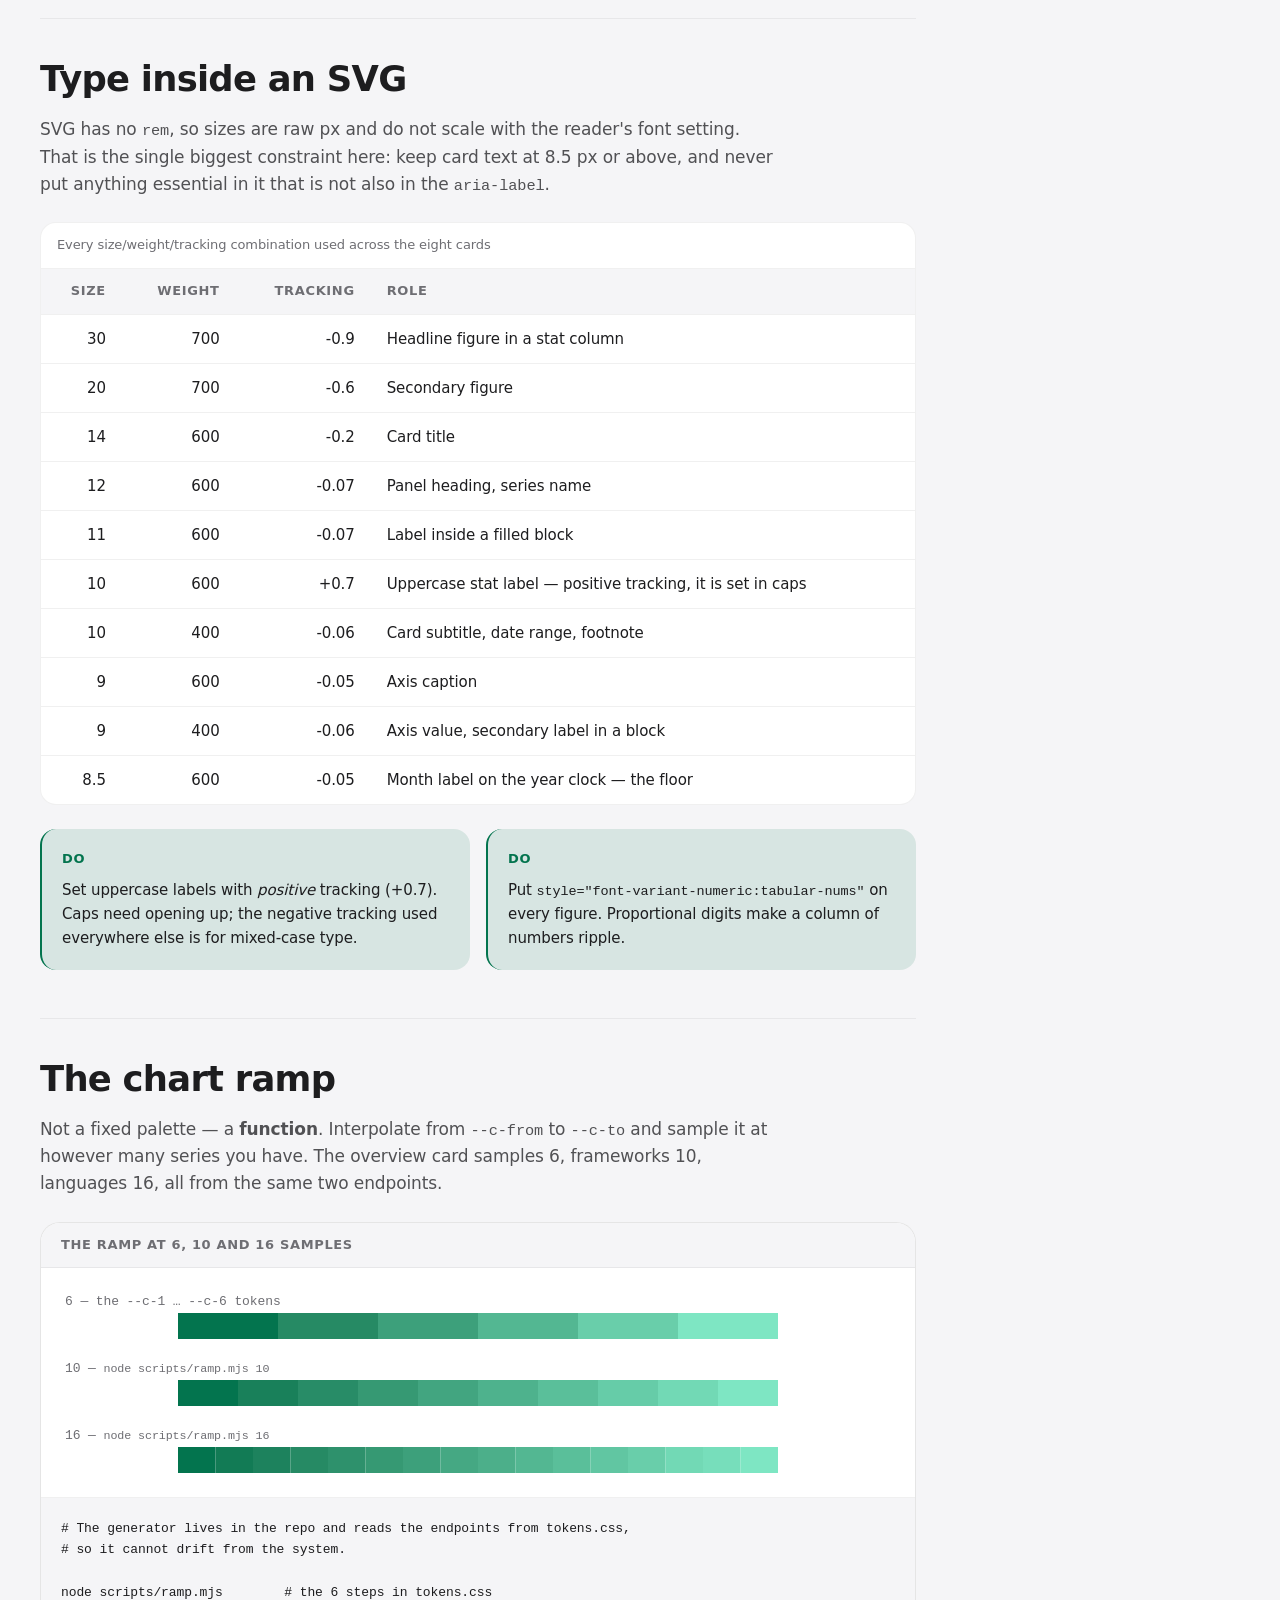
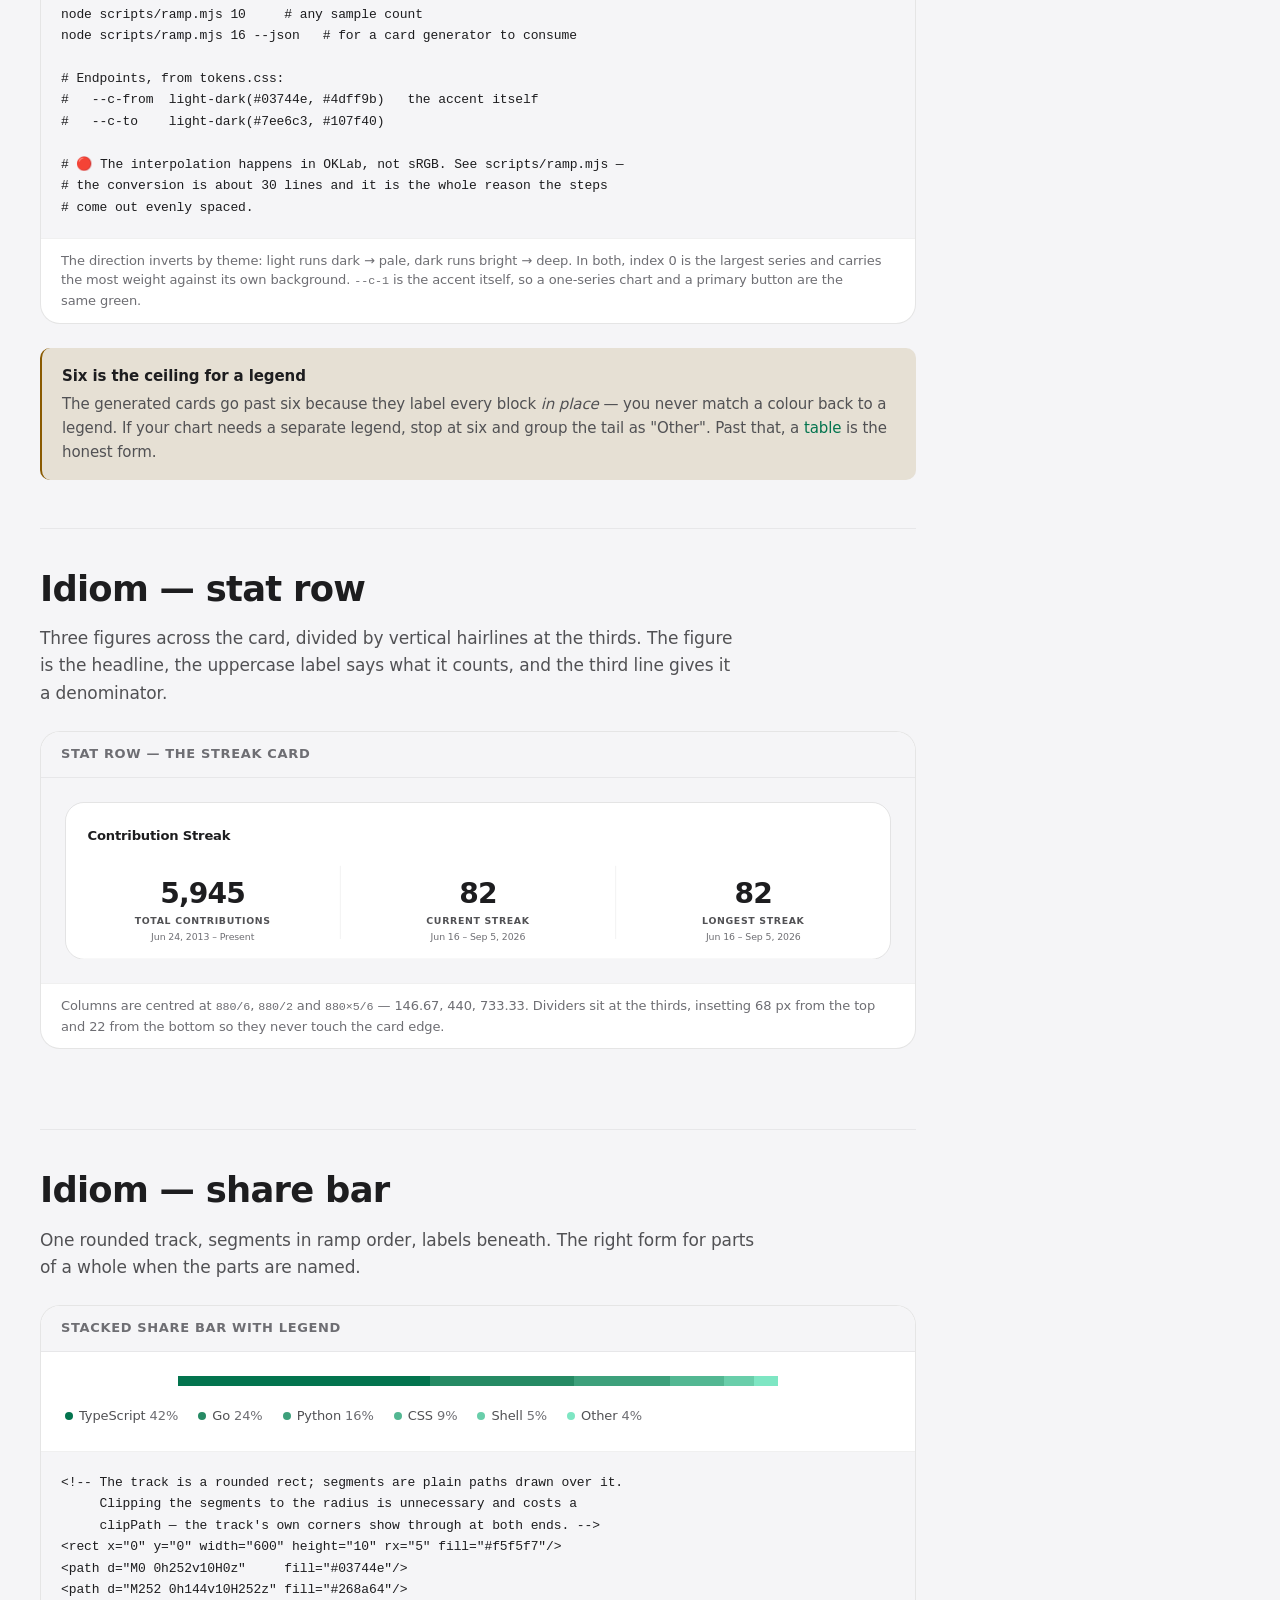
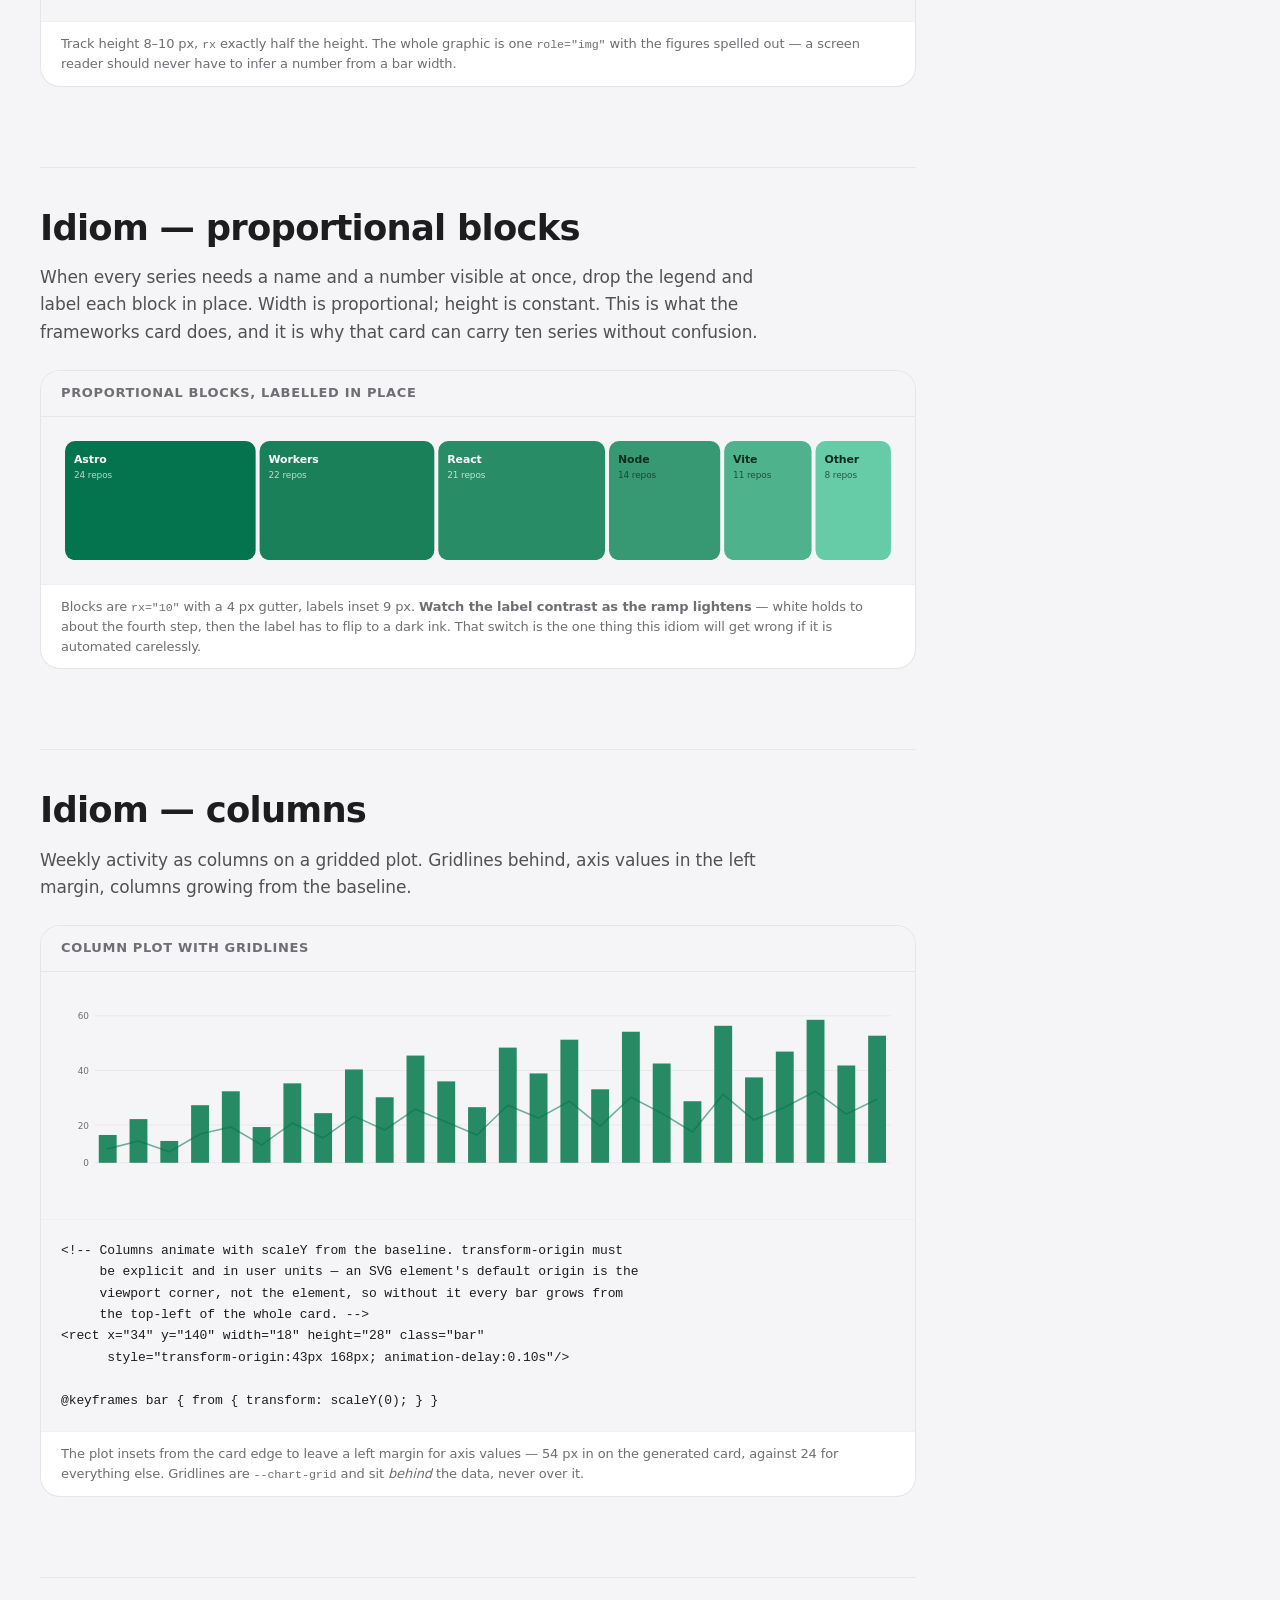
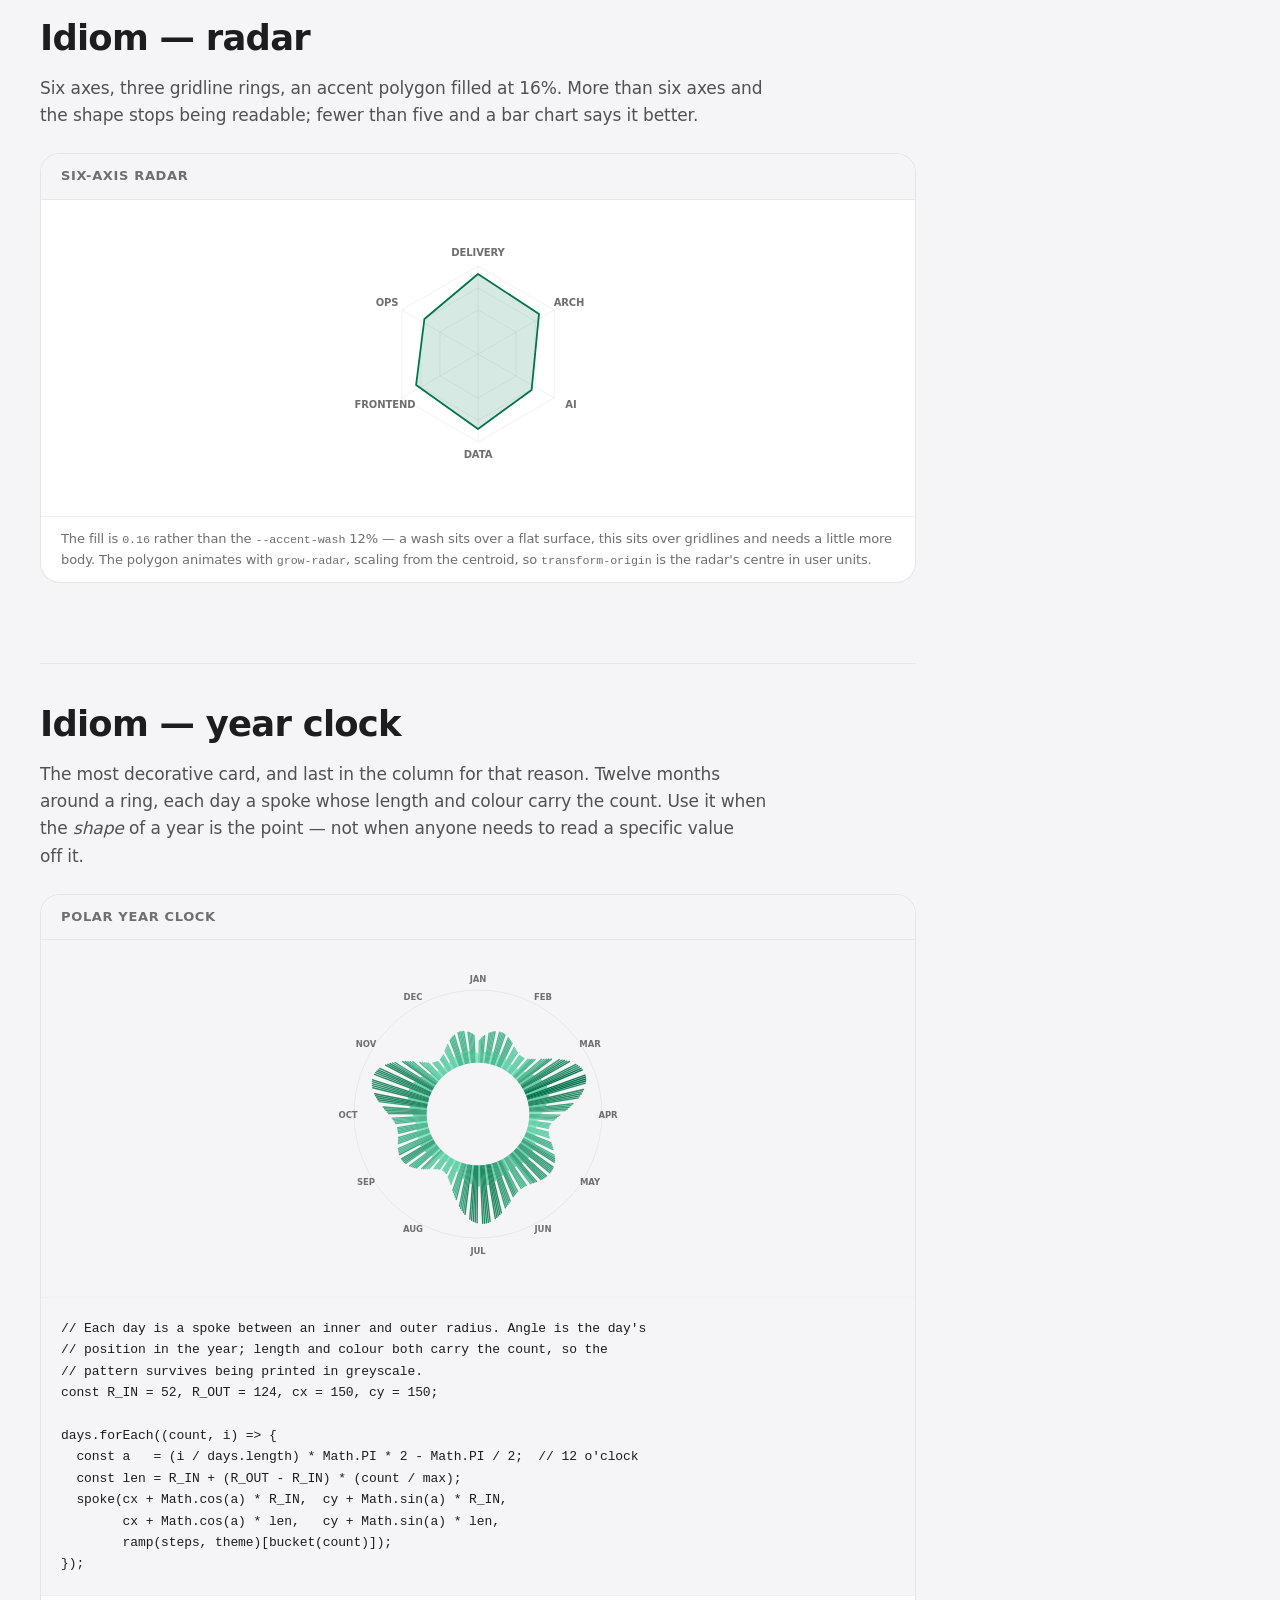
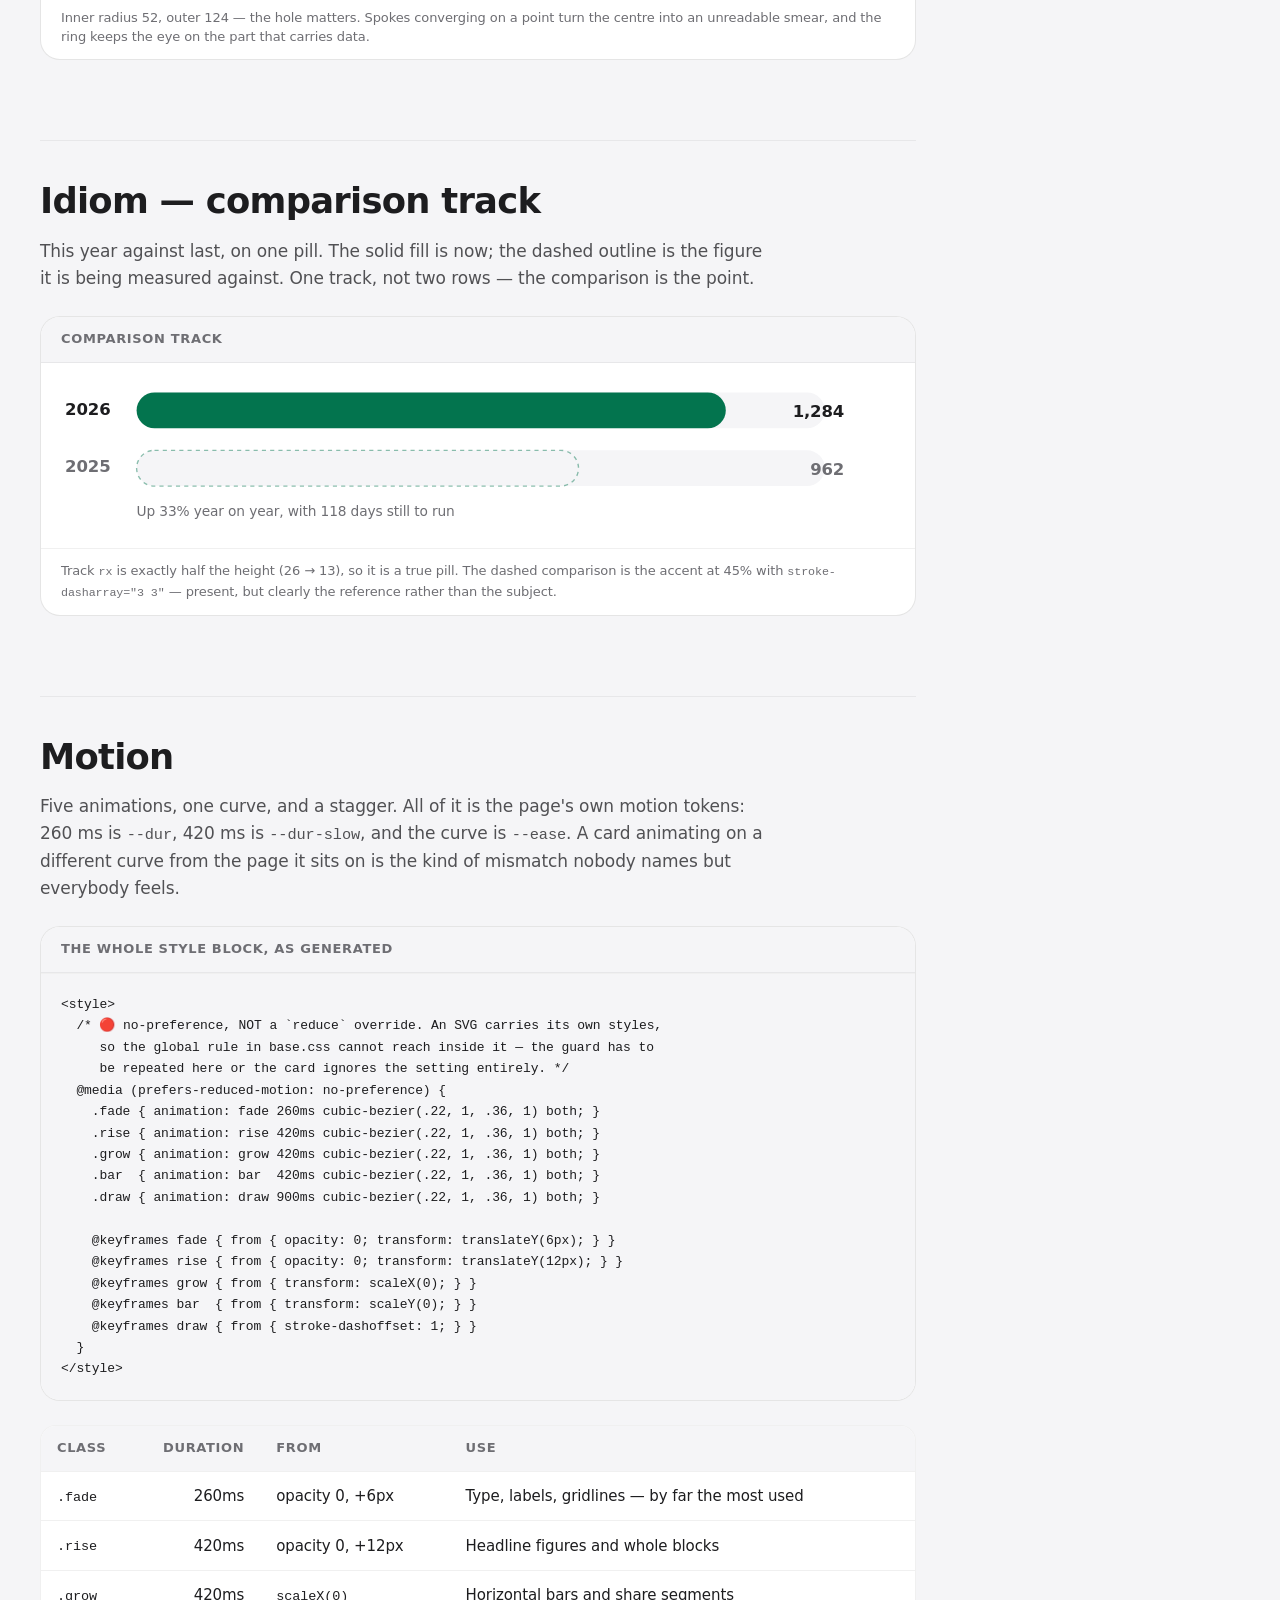
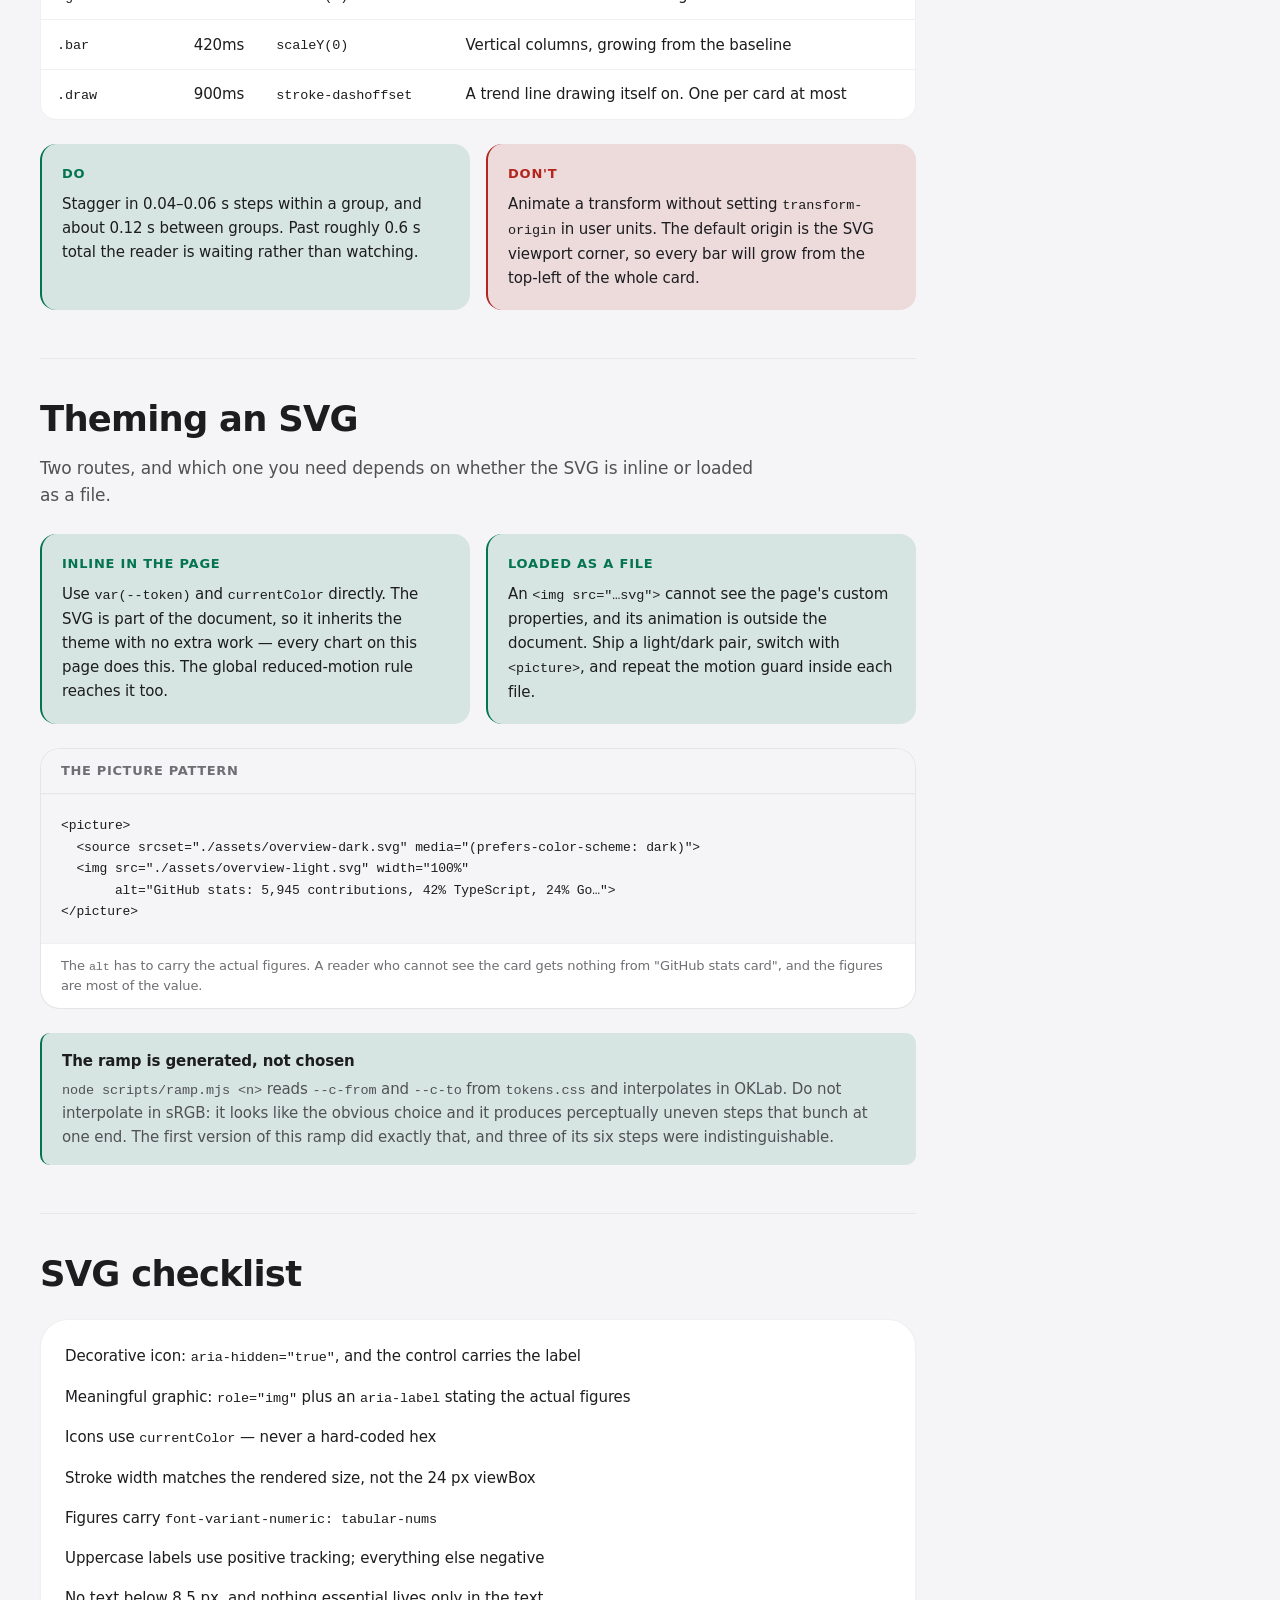
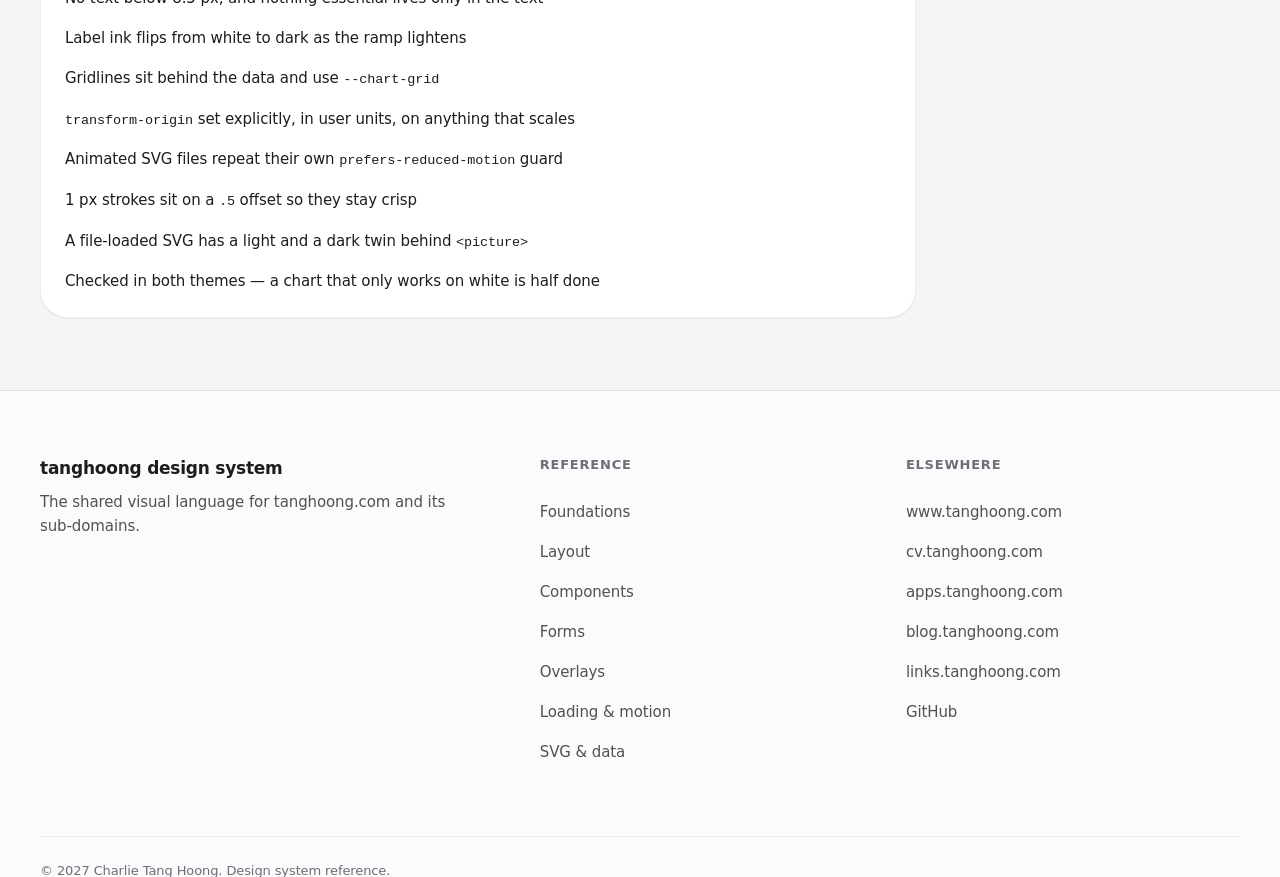
<file: pages/svg.html>
<!doctype html>
<html lang="en">
<head>
<meta charset="utf-8">
<meta name="viewport" content="width=device-width, initial-scale=1, viewport-fit=cover">
<title>SVG and data graphics — tanghoong design system</title>
<meta name="description" content="Icons, the chart ramp as a function, and seven charting idioms taken from the generated GitHub profile cards, each with a live specimen.">
<link rel="canonical" href="https://design.tanghoong.com/pages/svg">
<meta property="og:type" content="website">
<meta property="og:site_name" content="tanghoong design system">
<meta property="og:title" content="SVG and data graphics — tanghoong design system">
<meta property="og:description" content="Icons, the chart ramp as a function, and seven charting idioms taken from the generated GitHub profile cards, each with a live specimen.">
<meta property="og:url" content="https://design.tanghoong.com/pages/svg">
<meta property="og:image" content="https://design.tanghoong.com/og.png">
<meta property="og:image:width" content="1200">
<meta property="og:image:height" content="630">
<meta property="og:image:alt" content="The tanghoong mark on a dark tile, above the words tanghoong design system.">
<meta name="twitter:card" content="summary_large_image">
<meta name="theme-color" content="#fbfbfd" media="(prefers-color-scheme: light)">
<meta name="theme-color" content="#000000" media="(prefers-color-scheme: dark)">
<link rel="icon" href="/favicon.ico" sizes="any">
<link rel="icon" href="/favicon.svg" type="image/svg+xml">
<link rel="apple-touch-icon" href="/apple-touch-icon.png">
<link rel="manifest" href="/site.webmanifest">
<!-- The whole system as one plain-text spec, for agents. These HTML pages are
     for humans; an agent should read this instead of crawling all nine. -->
<link rel="alternate" type="text/plain" href="/llms.txt" title="llms.txt — full spec for agents">
<!-- Runs before the stylesheet so the page never paints the wrong theme.
     try/catch because a browser with storage blocked must still render Auto. -->
<script>try{var t=localStorage.getItem('th');if(t==='light'||t==='dark')document.documentElement.dataset.theme=t;}catch(e){}</script>
<link rel="stylesheet" href="/assets/css/tokens.css">
<link rel="stylesheet" href="/assets/css/base.css">
<link rel="stylesheet" href="/assets/css/layout.css">
<link rel="stylesheet" href="/assets/css/components.css">
<link rel="stylesheet" href="/assets/css/forms.css">
<link rel="stylesheet" href="/assets/css/overlays.css">
<link rel="stylesheet" href="/assets/css/content.css">
<link rel="stylesheet" href="/assets/css/utilities.css">
<!-- conform:allow docs-css-shipped — this IS the reference site; docs.css
     styles the specimen frames. No product page should ever link it. -->
<link rel="stylesheet" href="/assets/css/docs.css">
</head>
<body>
<a class="skip" href="#main">Skip to content</a>

<header class="site-head">
  <div class="container container--wide head-in">
    <a class="brand" href="/">
      <svg class="brand__mark" viewBox="0 0 64 64" aria-hidden="true" focusable="false"><rect width="64" height="64" rx="14.3" fill="#1d1d1f"/><path d="M37 22a13 13 0 1 0 0 20" fill="none" stroke="#4dff9b" stroke-width="5.6" stroke-linecap="round"/><circle cx="49" cy="32" r="4.6" fill="#4dff9b"/></svg>
      <span>tanghoong <span class="t3">design</span></span>
    </a>

    <nav class="head-nav" aria-label="Primary">
      <a href="/pages/brand.html">Logo</a>
      <a href="/pages/foundations.html">Foundations</a>
      <a href="/pages/components.html">Components</a>
      <a href="/pages/forms.html">Forms</a>
      <a href="/pages/patterns.html">Patterns</a>
      <details class="menu">
        <summary>
          More <svg width="12" height="12" viewBox="0 0 24 24" fill="none" stroke="currentColor" stroke-width="2.5" aria-hidden="true"><path d="m6 9 6 6 6-6"/></svg>
        </summary>
        <div class="menu__list">
          <a href="/pages/layout.html">Layout</a>
          <a href="/pages/overlays.html">Overlays</a>
          <a href="/pages/loading.html">Loading &amp; motion</a>
          <a href="/pages/content.html">Content &amp; prose</a>
          <a href="/pages/svg.html">SVG &amp; data</a>
          <div class="menu__sep"></div>
          <a href="/pages/prompt.html">Agent prompt</a>
        </div>
      </details>
    </nav>

    <div class="head-end">
      <button class="iconbtn" type="button" data-theme-toggle aria-label="Theme">
        <svg class="ic ic--auto" width="18" height="18" viewBox="0 0 24 24" fill="none" stroke="currentColor" stroke-width="1.8" aria-hidden="true"><circle cx="12" cy="12" r="9"/><path d="M12 3v18a9 9 0 0 0 0-18Z" fill="currentColor" stroke="none"/></svg><svg class="ic ic--light" width="18" height="18" viewBox="0 0 24 24" fill="none" stroke="currentColor" stroke-width="1.8" aria-hidden="true"><circle cx="12" cy="12" r="4"/><path d="M12 2v2m0 16v2M4.9 4.9l1.4 1.4m11.4 11.4 1.4 1.4M2 12h2m16 0h2M4.9 19.1l1.4-1.4M17.7 6.3l1.4-1.4"/></svg><svg class="ic ic--dark" width="18" height="18" viewBox="0 0 24 24" fill="none" stroke="currentColor" stroke-width="1.8" aria-hidden="true"><path d="M20 14.5A8.5 8.5 0 0 1 9.5 4a8.5 8.5 0 1 0 10.5 10.5Z"/></svg>
      </button>
      <button class="iconbtn navsheet__trigger" type="button" data-navsheet-open aria-label="Menu" aria-haspopup="dialog">
        <svg width="20" height="20" viewBox="0 0 24 24" fill="none" stroke="currentColor" stroke-width="2" aria-hidden="true"><path d="M4 7h16M4 12h16M4 17h16"/></svg>
      </button>
    </div>
  </div>

</header>

<dialog class="drawer navsheet" data-navsheet aria-label="Site menu">
  <div class="navsheet__panel">
    <div class="navsheet__head">
      <span class="navsheet__title">Design system</span>
      <button class="iconbtn" type="button" data-close aria-label="Close menu">
        <svg width="18" height="18" viewBox="0 0 24 24" fill="none" stroke="currentColor" stroke-width="2" aria-hidden="true"><path d="M6 6l12 12M18 6 6 18"/></svg>
      </button>
    </div>
    <a class="sheet-row" href="/pages/brand.html">Logo &amp; identity</a>
    <a class="sheet-row" href="/pages/foundations.html">Foundations</a>
    <a class="sheet-row" href="/pages/layout.html">Layout</a>
    <a class="sheet-row" href="/pages/components.html">Components</a>
    <a class="sheet-row" href="/pages/forms.html">Forms</a>
    <a class="sheet-row" href="/pages/overlays.html">Overlays</a>
    <a class="sheet-row" href="/pages/loading.html">Loading &amp; motion</a>
    <a class="sheet-row" href="/pages/content.html">Content &amp; prose</a>
    <a class="sheet-row" href="/pages/svg.html">SVG &amp; data</a>
    <a class="sheet-row" href="/pages/patterns.html">Patterns</a>
    <a class="sheet-row" href="/pages/prompt.html">Agent prompt</a>
    <div class="sheet-tools">
      <button class="iconbtn" type="button" data-theme-toggle aria-label="Theme">
        <svg class="ic ic--auto" width="18" height="18" viewBox="0 0 24 24" fill="none" stroke="currentColor" stroke-width="1.8" aria-hidden="true"><circle cx="12" cy="12" r="9"/><path d="M12 3v18a9 9 0 0 0 0-18Z" fill="currentColor" stroke="none"/></svg><svg class="ic ic--light" width="18" height="18" viewBox="0 0 24 24" fill="none" stroke="currentColor" stroke-width="1.8" aria-hidden="true"><circle cx="12" cy="12" r="4"/><path d="M12 2v2m0 16v2M4.9 4.9l1.4 1.4m11.4 11.4 1.4 1.4M2 12h2m16 0h2M4.9 19.1l1.4-1.4M17.7 6.3l1.4-1.4"/></svg><svg class="ic ic--dark" width="18" height="18" viewBox="0 0 24 24" fill="none" stroke="currentColor" stroke-width="1.8" aria-hidden="true"><path d="M20 14.5A8.5 8.5 0 0 1 9.5 4a8.5 8.5 0 1 0 10.5 10.5Z"/></svg>
      </button>
    </div>
  </div>
</dialog>

<main id="main">
<section class="section section--tight s-page">
  <div class="container container--wide">
    <ol class="crumb"><li><a href="/">Design system</a></li><li aria-current="page">SVG &amp; data</li></ol>
    <p class="eyebrow mt-6">09 — SVG &amp; data graphics</p>
    <h1 class="mt-3">SVG &amp; data graphics</h1>
    <p class="lede mt-6">Icons, charts, and the self-contained data cards on <a href="https://github.com/tanghoong/tanghoong">github.com/tanghoong</a>. An SVG is a surface like any other — same tokens, same radius, same easing curve.</p>
  </div>
</section>

<section class="section section--tight s-sunken">
<div class="container container--wide">
<div class="with-aside">
<div>

  <div class="note note--info">
    <strong class="note__title">Everything here is measured, not invented</strong>
    The eight cards in the profile README are generated daily by
    <code>scripts/generate-cards.mjs</code> and committed as static SVG — no third-party badge
    service in the render path. Every number on this page was read back out of those files.
    They already use this system's tokens exactly: <code>rx="20"</code> is <code>--r-lg</code>,
    the card stroke is <code>--hairline</code>, gridlines are <code>--hairline-soft</code>, and
    the motion is <code>cubic-bezier(.22,1,.36,1)</code> at 260/420&nbsp;ms.
  </div>

  <h2 id="icons">Icons</h2>
  <p class="t2 mt-4 measure">Stroke icons on a 24&nbsp;px grid, rendered at 16–20&nbsp;px. Always <code>currentColor</code> — an icon that hard-codes a hex breaks the moment it lands on a filled button or in the other theme.</p>

  <div class="spec mt-6">
    <div class="spec__label">The icon contract</div>
    <div class="spec__demo">
      <div class="cluster demo-gap-6">
        <svg width="20" height="20" viewBox="0 0 24 24" fill="none" stroke="currentColor" stroke-width="1.8" stroke-linecap="round" stroke-linejoin="round" aria-hidden="true"><path d="M5 12h14m-6-7 7 7-7 7"/></svg>
        <svg width="20" height="20" viewBox="0 0 24 24" fill="none" stroke="currentColor" stroke-width="1.8" stroke-linecap="round" stroke-linejoin="round" aria-hidden="true"><circle cx="11" cy="11" r="7"/><path d="m20 20-3.5-3.5"/></svg>
        <svg width="20" height="20" viewBox="0 0 24 24" fill="none" stroke="currentColor" stroke-width="1.8" stroke-linecap="round" stroke-linejoin="round" aria-hidden="true"><path d="M20 6 9 17l-5-5"/></svg>
        <svg width="20" height="20" viewBox="0 0 24 24" fill="none" stroke="currentColor" stroke-width="1.8" stroke-linecap="round" stroke-linejoin="round" aria-hidden="true"><circle cx="12" cy="12" r="9"/><path d="M12 7v6m0 3.5v.5"/></svg>
        <svg width="20" height="20" viewBox="0 0 24 24" fill="none" stroke="currentColor" stroke-width="1.8" stroke-linecap="round" stroke-linejoin="round" aria-hidden="true"><path d="M12 16V4m0 0L8 8m4-4 4 4M4 16v2a2 2 0 0 0 2 2h12a2 2 0 0 0 2-2v-2"/></svg>
        <svg width="20" height="20" viewBox="0 0 24 24" fill="none" stroke="currentColor" stroke-width="1.8" stroke-linecap="round" stroke-linejoin="round" aria-hidden="true"><circle cx="12" cy="12" r="9"/><path d="M3 12h18M12 3a15 15 0 0 1 0 18 15 15 0 0 1 0-18"/></svg>
      </div>
      <p class="sm t2 mt-6">The same six on a filled accent — they inherit <code>--accent-ink</code> with no extra rule:</p>
      <div class="cluster mt-3 demo-gap-6 demo-on-accent">
        <svg width="20" height="20" viewBox="0 0 24 24" fill="none" stroke="currentColor" stroke-width="1.8" stroke-linecap="round" stroke-linejoin="round" aria-hidden="true"><path d="M5 12h14m-6-7 7 7-7 7"/></svg>
        <svg width="20" height="20" viewBox="0 0 24 24" fill="none" stroke="currentColor" stroke-width="1.8" stroke-linecap="round" stroke-linejoin="round" aria-hidden="true"><circle cx="11" cy="11" r="7"/><path d="m20 20-3.5-3.5"/></svg>
        <svg width="20" height="20" viewBox="0 0 24 24" fill="none" stroke="currentColor" stroke-width="1.8" stroke-linecap="round" stroke-linejoin="round" aria-hidden="true"><path d="M20 6 9 17l-5-5"/></svg>
        <svg width="20" height="20" viewBox="0 0 24 24" fill="none" stroke="currentColor" stroke-width="1.8" stroke-linecap="round" stroke-linejoin="round" aria-hidden="true"><circle cx="12" cy="12" r="9"/><path d="M12 7v6m0 3.5v.5"/></svg>
        <svg width="20" height="20" viewBox="0 0 24 24" fill="none" stroke="currentColor" stroke-width="1.8" stroke-linecap="round" stroke-linejoin="round" aria-hidden="true"><path d="M12 16V4m0 0L8 8m4-4 4 4M4 16v2a2 2 0 0 0 2 2h12a2 2 0 0 0 2-2v-2"/></svg>
        <svg width="20" height="20" viewBox="0 0 24 24" fill="none" stroke="currentColor" stroke-width="1.8" stroke-linecap="round" stroke-linejoin="round" aria-hidden="true"><circle cx="12" cy="12" r="9"/><path d="M3 12h18M12 3a15 15 0 0 1 0 18 15 15 0 0 1 0-18"/></svg>
      </div>
    </div>
    <div class="spec__code">
<pre>&lt;svg width="20" height="20" viewBox="0 0 24 24"
     fill="none" stroke="currentColor" stroke-width="1.8"
     stroke-linecap="round" stroke-linejoin="round"
     aria-hidden="true"&gt;
  &lt;path d="M5 12h14m-6-7 7 7-7 7"/&gt;
&lt;/svg&gt;</pre>
    </div>
    <p class="spec__note">Decorative icons are <code>aria-hidden="true"</code> and the control beside them carries the <code>aria-label</code>. An icon that <em>is</em> the content gets <code>role="img"</code> and a <code>&lt;title&gt;</code> instead.</p>
  </div>

  <div class="table-wrap mt-6">
    <table class="table">
      <thead><tr><th>Rendered at</th><th class="num">stroke-width</th><th>Use</th></tr></thead>
      <tbody>
        <tr><td>12–14px</td><td class="num">2.4</td><td>Chevrons and inline marks — thin strokes disappear at this size</td></tr>
        <tr><td>16px</td><td class="num">2</td><td>Inside buttons and links</td></tr>
        <tr><td>18–20px</td><td class="num">1.8</td><td>Icon buttons, toolbars, list markers</td></tr>
        <tr><td>24px+</td><td class="num">1.5</td><td>Empty states, feature marks</td></tr>
      </tbody>
    </table>
  </div>

  <h2 id="card">The card system</h2>
  <p class="t2 mt-4 measure">A card is a complete SVG — frame, type, data and animation in one file, with no external CSS. It has to stand alone because GitHub strips <code>&lt;style&gt;</code> from Markdown but honours it <em>inside</em> an SVG.</p>

  <div class="spec mt-6">
    <div class="spec__label">Frame and grid</div>
    <div class="spec__demo spec__demo--sunken">
      <svg viewBox="0 0 880 208" width="100%" role="img" aria-label="Card grid diagram: 880 by 208, 24 pixel padding, title baseline at 36, subtitle at 54, plot area starting at 84." class="sysdiag">
        <rect x="0.5" y="0.5" width="879" height="207" rx="20" fill="var(--bg-elevated)" stroke="var(--hairline)"/>
        <g stroke="var(--accent)" stroke-width="1" stroke-dasharray="4 4" opacity="0.7">
          <path d="M24 0v208M856 0v208M0 84h880"/>
        </g>
        <g stroke="var(--hairline)" stroke-dasharray="2 3">
          <path d="M0 36h880M0 54h880"/>
        </g>
        <text x="24" y="36" font-size="14" font-weight="600" fill="var(--text)" letter-spacing="-0.2">Card title</text>
        <text x="24" y="54" font-size="10" font-weight="400" fill="var(--text-3)">Supporting line — what the numbers are measuring</text>
        <g fill="var(--text-3)" font-size="9" font-weight="600">
          <text x="34" y="200">24 padding</text>
          <text x="770" y="200">24 padding</text>
          <text x="640" y="78">plot area starts y=84</text>
          <text x="640" y="32">title baseline y=36</text>
          <text x="640" y="50">subtitle baseline y=54</text>
        </g>
      </svg>
    </div>
    <div class="spec__code">
<pre>&lt;svg xmlns="http://www.w3.org/2000/svg" width="100%" height="208"
     viewBox="0 0 880 208" fill="none" role="img"
     preserveAspectRatio="xMidYMid meet"&gt;

  &lt;!-- The 0.5 offset keeps a 1px stroke crisp: a whole-pixel edge
       straddles two device pixels and renders as 2px of grey. --&gt;
  &lt;rect x="0.5" y="0.5" width="879" height="207" rx="20"
        fill="#ffffff" stroke="#000000" stroke-opacity="0.1"/&gt;

  &lt;!-- dark twin: fill="#1c1c1e" stroke="#ffffff" stroke-opacity="0.13" --&gt;
&lt;/svg&gt;</pre>
    </div>
    <p class="spec__note">Every card is 880 wide so a column of them lines up. <code>rx="20"</code> is <code>--r-lg</code>. The stroke opacities are <code>--hairline</code> in each theme — 10% black, 13% white.</p>
  </div>

  <div class="table-wrap mt-6">
    <table class="table table--compact">
      <caption>Canonical heights, as generated. Width is always 880.</caption>
      <thead><tr><th>Card</th><th class="num">Height</th><th>Idiom</th></tr></thead>
      <tbody>
        <tr><td>streak</td><td class="num">168</td><td>Three-column stat row</td></tr>
        <tr><td>overview</td><td class="num">208</td><td>Stats plus a stacked share bar</td></tr>
        <tr><td>rhythm</td><td class="num">208</td><td>Two panels side by side</td></tr>
        <tr><td>activity</td><td class="num">268</td><td>Weekly columns on a gridded plot</td></tr>
        <tr><td>languages</td><td class="num">276</td><td>Full-width share bar and legend</td></tr>
        <tr><td>ability</td><td class="num">336</td><td>Six-axis radar</td></tr>
        <tr><td>frameworks</td><td class="num">356</td><td>Proportional blocks</td></tr>
        <tr><td>calendar</td><td class="num">428</td><td>Polar year clock</td></tr>
      </tbody>
    </table>
  </div>

  <div class="note note--info mt-6">
    <strong class="note__title">Order the column most-signal-first</strong>
    Identity and headline numbers, then "is this person active right now", then "what do they
    build with", then the slower-moving shape of the year. The tallest and most decorative
    card goes last, where its height costs the reader nothing.
  </div>

  <h2 id="type">Type inside an SVG</h2>
  <p class="t2 mt-4 measure">SVG has no <code>rem</code>, so sizes are raw px and do not scale with the reader's font setting. That is the single biggest constraint here: keep card text at 8.5&nbsp;px or above, and never put anything essential in it that is not also in the <code>aria-label</code>.</p>

  <div class="table-wrap mt-6">
    <table class="table">
      <caption>Every size/weight/tracking combination used across the eight cards</caption>
      <thead><tr><th class="num">size</th><th class="num">weight</th><th class="num">tracking</th><th>Role</th></tr></thead>
      <tbody>
        <tr><td class="num">30</td><td class="num">700</td><td class="num">-0.9</td><td>Headline figure in a stat column</td></tr>
        <tr><td class="num">20</td><td class="num">700</td><td class="num">-0.6</td><td>Secondary figure</td></tr>
        <tr><td class="num">14</td><td class="num">600</td><td class="num">-0.2</td><td>Card title</td></tr>
        <tr><td class="num">12</td><td class="num">600</td><td class="num">-0.07</td><td>Panel heading, series name</td></tr>
        <tr><td class="num">11</td><td class="num">600</td><td class="num">-0.07</td><td>Label inside a filled block</td></tr>
        <tr><td class="num">10</td><td class="num">600</td><td class="num">+0.7</td><td>Uppercase stat label — positive tracking, it is set in caps</td></tr>
        <tr><td class="num">10</td><td class="num">400</td><td class="num">-0.06</td><td>Card subtitle, date range, footnote</td></tr>
        <tr><td class="num">9</td><td class="num">600</td><td class="num">-0.05</td><td>Axis caption</td></tr>
        <tr><td class="num">9</td><td class="num">400</td><td class="num">-0.06</td><td>Axis value, secondary label in a block</td></tr>
        <tr><td class="num">8.5</td><td class="num">600</td><td class="num">-0.05</td><td>Month label on the year clock — the floor</td></tr>
      </tbody>
    </table>
  </div>

  <div class="rules mt-6">
    <div class="rule rule--do">
      <span class="rule__h">Do</span>
      Set uppercase labels with <em>positive</em> tracking (+0.7). Caps need opening up; the negative tracking used everywhere else is for mixed-case type.
    </div>
    <div class="rule rule--do">
      <span class="rule__h">Do</span>
      Put <code>style="font-variant-numeric:tabular-nums"</code> on every figure. Proportional digits make a column of numbers ripple.
    </div>
  </div>

  <h2 id="ramp">The chart ramp</h2>
  <p class="t2 mt-4 measure">Not a fixed palette — a <strong>function</strong>. Interpolate from <code>--c-from</code> to <code>--c-to</code> and sample it at however many series you have. The overview card samples 6, frameworks 10, languages 16, all from the same two endpoints.</p>

  <div class="spec mt-6">
    <div class="spec__label">The ramp at 6, 10 and 16 samples</div>
    <div class="spec__demo">
      <p class="xs t3 mono">6 — the --c-1 … --c-6 tokens</p>
      <svg viewBox="0 0 600 26" width="100%" height="26" role="img" aria-label="The ramp sampled at six steps." class="ramp">
        <rect x="0"   y="0" width="100" height="26" fill="var(--c-1)"/><rect x="100" y="0" width="100" height="26" fill="var(--c-2)"/>
        <rect x="200" y="0" width="100" height="26" fill="var(--c-3)"/><rect x="300" y="0" width="100" height="26" fill="var(--c-4)"/>
        <rect x="400" y="0" width="100" height="26" fill="var(--c-5)"/><rect x="500" y="0" width="100" height="26" fill="var(--c-6)"/>
      </svg>
      <p class="xs t3 mono mt-5">10 — <code>node scripts/ramp.mjs 10</code></p>
      <svg viewBox="0 0 600 26" width="100%" height="26" role="img" aria-label="The ramp sampled at ten steps." class="ramp">
        <rect x="0" y="0" width="60" height="26" fill="#03744e"/><rect x="60" y="0" width="60" height="26" fill="#19805a"/>
        <rect x="120" y="0" width="60" height="26" fill="#288c67"/><rect x="180" y="0" width="60" height="26" fill="#369973"/>
        <rect x="240" y="0" width="60" height="26" fill="#42a580"/><rect x="300" y="0" width="60" height="26" fill="#4eb28d"/>
        <rect x="360" y="0" width="60" height="26" fill="#5abf9a"/><rect x="420" y="0" width="60" height="26" fill="#66cca8"/>
        <rect x="480" y="0" width="60" height="26" fill="#72d9b5"/><rect x="540" y="0" width="60" height="26" fill="#7ee6c3"/>
      </svg>
      <p class="xs t3 mono mt-5">16 — <code>node scripts/ramp.mjs 16</code></p>
      <svg viewBox="0 0 600 26" width="100%" height="26" role="img" aria-label="The ramp sampled at sixteen steps." class="ramp">
        <rect x="0" y="0" width="37.5" height="26" fill="#03744e"/><rect x="37.5" y="0" width="37.5" height="26" fill="#127b55"/>
        <rect x="75" y="0" width="37.5" height="26" fill="#1d825d"/><rect x="112.5" y="0" width="37.5" height="26" fill="#268a64"/>
        <rect x="150" y="0" width="37.5" height="26" fill="#2e916c"/><rect x="187.5" y="0" width="37.5" height="26" fill="#369973"/>
        <rect x="225" y="0" width="37.5" height="26" fill="#3da07b"/><rect x="262.5" y="0" width="37.5" height="26" fill="#45a883"/>
        <rect x="300" y="0" width="37.5" height="26" fill="#4caf8a"/><rect x="337.5" y="0" width="37.5" height="26" fill="#53b792"/>
        <rect x="375" y="0" width="37.5" height="26" fill="#5abf9a"/><rect x="412.5" y="0" width="37.5" height="26" fill="#61c6a2"/>
        <rect x="450" y="0" width="37.5" height="26" fill="#69ceaa"/><rect x="487.5" y="0" width="37.5" height="26" fill="#72d9b5"/>
        <rect x="525" y="0" width="37.5" height="26" fill="#77debb"/><rect x="562.5" y="0" width="37.5" height="26" fill="#7ee6c3"/>
      </svg>
    </div>
    <div class="spec__code">
<pre># The generator lives in the repo and reads the endpoints from tokens.css,
# so it cannot drift from the system.

node scripts/ramp.mjs        # the 6 steps in tokens.css
node scripts/ramp.mjs 10     # any sample count
node scripts/ramp.mjs 16 --json   # for a card generator to consume

# Endpoints, from tokens.css:
#   --c-from  light-dark(#03744e, #4dff9b)   the accent itself
#   --c-to    light-dark(#7ee6c3, #107f40)

# 🔴 The interpolation happens in OKLab, not sRGB. See scripts/ramp.mjs —
# the conversion is about 30 lines and it is the whole reason the steps
# come out evenly spaced.</pre>
    </div>
    <p class="spec__note">The direction inverts by theme: light runs dark&nbsp;→&nbsp;pale, dark runs bright&nbsp;→&nbsp;deep. In both, index&nbsp;0 is the largest series and carries the most weight against its own background. <code>--c-1</code> is the accent itself, so a one-series chart and a primary button are the same green.</p>
  </div>

  <div class="note note--warn mt-6">
    <strong class="note__title">Six is the ceiling for a legend</strong>
    The generated cards go past six because they label every block <em>in place</em> — you never
    match a colour back to a legend. If your chart needs a separate legend, stop at six and
    group the tail as "Other". Past that, a <a href="/pages/components.html#tables">table</a> is
    the honest form.
  </div>

  <h2 id="stat-row">Idiom — stat row</h2>
  <p class="t2 mt-4 measure">Three figures across the card, divided by vertical hairlines at the thirds. The figure is the headline, the uppercase label says what it counts, and the third line gives it a denominator.</p>

  <div class="spec mt-6">
    <div class="spec__label">Stat row — the streak card</div>
    <div class="spec__demo spec__demo--sunken">
      <svg viewBox="0 0 880 168" width="100%" role="img" aria-label="Contribution streak: 5,945 total contributions since 24 June 2013; current streak 82 days; longest streak 82 days." class="card-demo">
        <rect x="0.5" y="0.5" width="879" height="167" rx="20" fill="var(--bg-elevated)" stroke="var(--hairline)"/>
        <text x="24" y="40" font-size="14" font-weight="600" fill="var(--text)" letter-spacing="-0.2">Contribution Streak</text>
        <g stroke="var(--chart-grid)">
          <path d="M293.33 68v78M586.67 68v78"/>
        </g>
        <g text-anchor="middle" class="nums-svg">
          <text x="146.67" y="108" font-size="30" font-weight="700" fill="var(--text)" letter-spacing="-0.9">5,945</text>
          <text x="146.67" y="130" font-size="10" font-weight="600" fill="var(--text-2)" letter-spacing="0.7">TOTAL CONTRIBUTIONS</text>
          <text x="146.67" y="147" font-size="10" font-weight="400" fill="var(--text-3)">Jun 24, 2013 – Present</text>

          <text x="440" y="108" font-size="30" font-weight="700" fill="var(--text)" letter-spacing="-0.9">82</text>
          <text x="440" y="130" font-size="10" font-weight="600" fill="var(--text-2)" letter-spacing="0.7">CURRENT STREAK</text>
          <text x="440" y="147" font-size="10" font-weight="400" fill="var(--text-3)">Jun 16 – Sep 5, 2026</text>

          <text x="733.33" y="108" font-size="30" font-weight="700" fill="var(--text)" letter-spacing="-0.9">82</text>
          <text x="733.33" y="130" font-size="10" font-weight="600" fill="var(--text-2)" letter-spacing="0.7">LONGEST STREAK</text>
          <text x="733.33" y="147" font-size="10" font-weight="400" fill="var(--text-3)">Jun 16 – Sep 5, 2026</text>
        </g>
      </svg>
    </div>
    <p class="spec__note">Columns are centred at <code>880/6</code>, <code>880/2</code> and <code>880×5/6</code> — 146.67, 440, 733.33. Dividers sit at the thirds, insetting 68&nbsp;px from the top and 22 from the bottom so they never touch the card edge.</p>
  </div>

  <h2 id="share-bar">Idiom — share bar</h2>
  <p class="t2 mt-4 measure">One rounded track, segments in ramp order, labels beneath. The right form for parts of a whole when the parts are named.</p>

  <div class="spec mt-6">
    <div class="spec__label">Stacked share bar with legend</div>
    <div class="spec__demo">
      <svg viewBox="0 0 600 10" width="100%" height="10" role="img" aria-label="Language share: TypeScript 42 percent, Go 24, Python 16, CSS 9, Shell 5, other 4." class="sharebar">
        <rect x="0" y="0" width="600" height="10" rx="5" fill="var(--bg-sunken)"/>
        <path d="M0 0h252v10H0z" fill="var(--c-1)"/>
        <path d="M252 0h144v10H252z" fill="var(--c-2)"/>
        <path d="M396 0h96v10h-96z" fill="var(--c-3)"/>
        <path d="M492 0h54v10h-54z" fill="var(--c-4)"/>
        <path d="M546 0h30v10h-30z" fill="var(--c-5)"/>
        <path d="M576 0h24v10h-24z" fill="var(--c-6)"/>
      </svg>
      <ul class="chips mt-5 demo-legend">
        <li class="xs t2"><span class="legend-dot legend-dot--1"></span>TypeScript <span class="nums t3">42%</span></li>
        <li class="xs t2"><span class="legend-dot legend-dot--2"></span>Go <span class="nums t3">24%</span></li>
        <li class="xs t2"><span class="legend-dot legend-dot--3"></span>Python <span class="nums t3">16%</span></li>
        <li class="xs t2"><span class="legend-dot legend-dot--4"></span>CSS <span class="nums t3">9%</span></li>
        <li class="xs t2"><span class="legend-dot legend-dot--5"></span>Shell <span class="nums t3">5%</span></li>
        <li class="xs t2"><span class="legend-dot legend-dot--6"></span>Other <span class="nums t3">4%</span></li>
      </ul>
    </div>
    <div class="spec__code">
<pre>&lt;!-- The track is a rounded rect; segments are plain paths drawn over it.
     Clipping the segments to the radius is unnecessary and costs a
     clipPath — the track's own corners show through at both ends. --&gt;
&lt;rect x="0" y="0" width="600" height="10" rx="5" fill="#f5f5f7"/&gt;
&lt;path d="M0 0h252v10H0z"     fill="#03744e"/&gt;
&lt;path d="M252 0h144v10H252z" fill="#268a64"/&gt;</pre>
    </div>
    <p class="spec__note">Track height 8–10&nbsp;px, <code>rx</code> exactly half the height. The whole graphic is one <code>role="img"</code> with the figures spelled out — a screen reader should never have to infer a number from a bar width.</p>
  </div>

  <h2 id="blocks">Idiom — proportional blocks</h2>
  <p class="t2 mt-4 measure">When every series needs a name and a number visible at once, drop the legend and label each block in place. Width is proportional; height is constant. This is what the frameworks card does, and it is why that card can carry ten series without confusion.</p>

  <div class="spec mt-6">
    <div class="spec__label">Proportional blocks, labelled in place</div>
    <div class="spec__demo spec__demo--sunken">
      <svg viewBox="0 0 832 120" width="100%" role="img" aria-label="Frameworks by repositories using each: Astro 24, Cloudflare Workers 22, React 21, Node 14, Vite 11, others 8." class="card-demo">
        <g class="blocks">
          <rect x="0"   y="0" width="192" height="120" rx="10" fill="#03744e"/>
          <text x="9" y="22" font-size="11" font-weight="600" fill="#ffffff" letter-spacing="-0.07">Astro</text>
          <text x="9" y="37" font-size="9" font-weight="400" fill="#ffffff" opacity="0.72">24 repos</text>

          <rect x="196" y="0" width="176" height="120" rx="10" fill="#19805a"/>
          <text x="205" y="22" font-size="11" font-weight="600" fill="#ffffff" letter-spacing="-0.07">Workers</text>
          <text x="205" y="37" font-size="9" font-weight="400" fill="#ffffff" opacity="0.72">22 repos</text>

          <rect x="376" y="0" width="168" height="120" rx="10" fill="#288c67"/>
          <text x="385" y="22" font-size="11" font-weight="600" fill="#ffffff" letter-spacing="-0.07">React</text>
          <text x="385" y="37" font-size="9" font-weight="400" fill="#ffffff" opacity="0.72">21 repos</text>

          <rect x="548" y="0" width="112" height="120" rx="10" fill="#369973"/>
          <text x="557" y="22" font-size="11" font-weight="600" fill="#0a2c1e" letter-spacing="-0.07">Node</text>
          <text x="557" y="37" font-size="9" font-weight="400" fill="#0a2c1e" opacity="0.72">14 repos</text>

          <rect x="664" y="0" width="88" height="120" rx="10" fill="#4eb28d"/>
          <text x="673" y="22" font-size="11" font-weight="600" fill="#0a2c1e" letter-spacing="-0.07">Vite</text>
          <text x="673" y="37" font-size="9" font-weight="400" fill="#0a2c1e" opacity="0.72">11 repos</text>

          <rect x="756" y="0" width="76" height="120" rx="10" fill="#66cca8"/>
          <text x="765" y="22" font-size="11" font-weight="600" fill="#0a2c1e" letter-spacing="-0.07">Other</text>
          <text x="765" y="37" font-size="9" font-weight="400" fill="#0a2c1e" opacity="0.72">8 repos</text>
        </g>
      </svg>
    </div>
    <p class="spec__note">Blocks are <code>rx="10"</code> with a 4&nbsp;px gutter, labels inset 9&nbsp;px. <strong>Watch the label contrast as the ramp lightens</strong> — white holds to about the fourth step, then the label has to flip to a dark ink. That switch is the one thing this idiom will get wrong if it is automated carelessly.</p>
  </div>

  <h2 id="columns">Idiom — columns</h2>
  <p class="t2 mt-4 measure">Weekly activity as columns on a gridded plot. Gridlines behind, axis values in the left margin, columns growing from the baseline.</p>

  <div class="spec mt-6">
    <div class="spec__label">Column plot with gridlines</div>
    <div class="spec__demo spec__demo--sunken">
      <svg viewBox="0 0 832 200" width="100%" role="img" aria-label="Weekly contributions over the last twenty-six weeks, ranging from 4 to 61 per week, trending upward." class="card-demo">
        <g stroke="var(--chart-grid)">
          <path d="M30 20h802M30 75h802M30 130h802M30 168h802"/>
        </g>
        <g fill="var(--text-3)" font-size="9" text-anchor="end">
          <text x="24" y="23.5">60</text><text x="24" y="78.5">40</text>
          <text x="24" y="133.5">20</text><text x="24" y="171.5">0</text>
        </g>
        <g class="cols" fill="var(--c-2)">
          <rect x="34"  y="140" width="18" height="28"/><rect x="65"  y="124" width="18" height="44"/>
          <rect x="96"  y="146" width="18" height="22"/><rect x="127" y="110" width="18" height="58"/>
          <rect x="158" y="96"  width="18" height="72"/><rect x="189" y="132" width="18" height="36"/>
          <rect x="220" y="88"  width="18" height="80"/><rect x="251" y="118" width="18" height="50"/>
          <rect x="282" y="74"  width="18" height="94"/><rect x="313" y="102" width="18" height="66"/>
          <rect x="344" y="60"  width="18" height="108"/><rect x="375" y="86"  width="18" height="82"/>
          <rect x="406" y="112" width="18" height="56"/><rect x="437" y="52"  width="18" height="116"/>
          <rect x="468" y="78"  width="18" height="90"/><rect x="499" y="44"  width="18" height="124"/>
          <rect x="530" y="94"  width="18" height="74"/><rect x="561" y="36"  width="18" height="132"/>
          <rect x="592" y="68"  width="18" height="100"/><rect x="623" y="106" width="18" height="62"/>
          <rect x="654" y="30"  width="18" height="138"/><rect x="685" y="82"  width="18" height="86"/>
          <rect x="716" y="56"  width="18" height="112"/><rect x="747" y="24"  width="18" height="144"/>
          <rect x="778" y="70"  width="18" height="98"/><rect x="809" y="40"  width="18" height="128"/>
        </g>
        <path d="M43 154 L74 146 105 157 136 139 167 132 198 150 229 128 260 143 291 121 322 135 353 114 384 127 415 140 446 110 477 123 508 106 539 131 570 102 601 118 632 137 663 99 694 125 725 112 756 96 787 119 818 104"
              fill="none" stroke="var(--accent)" stroke-width="1.6" stroke-linecap="round" stroke-linejoin="round" opacity="0.55"/>
      </svg>
    </div>
    <div class="spec__code">
<pre>&lt;!-- Columns animate with scaleY from the baseline. transform-origin must
     be explicit and in user units — an SVG element's default origin is the
     viewport corner, not the element, so without it every bar grows from
     the top-left of the whole card. --&gt;
&lt;rect x="34" y="140" width="18" height="28" class="bar"
      style="transform-origin:43px 168px; animation-delay:0.10s"/&gt;

@keyframes bar { from { transform: scaleY(0); } }</pre>
    </div>
    <p class="spec__note">The plot insets from the card edge to leave a left margin for axis values — 54&nbsp;px in on the generated card, against 24 for everything else. Gridlines are <code>--chart-grid</code> and sit <em>behind</em> the data, never over it.</p>
  </div>

  <h2 id="radar">Idiom — radar</h2>
  <p class="t2 mt-4 measure">Six axes, three gridline rings, an accent polygon filled at 16%. More than six axes and the shape stops being readable; fewer than five and a bar chart says it better.</p>

  <div class="spec mt-6">
    <div class="spec__label">Six-axis radar</div>
    <div class="spec__demo demo-center-text">
      <svg viewBox="0 0 260 260" width="260" height="260" role="img" aria-label="Ability profile: delivery 9 of 10, architecture 8, applied AI 8, data 7, frontend 6, ops 7." class="demo-inline">
        <g fill="none" stroke="var(--chart-grid)">
          <polygon points="130,86 168.1,108 168.1,152 130,174 91.9,152 91.9,108"/>
          <polygon points="130,64 187.2,97 187.2,163 130,196 72.8,163 72.8,97"/>
          <polygon points="130,42 206.2,86 206.2,174 130,218 53.8,174 53.8,86"/>
          <path d="M130 130 130 42M130 130 206.2 86M130 130 206.2 174M130 130 130 218M130 130 53.8 174M130 130 53.8 86"/>
        </g>
        <polygon points="130,50 191.0,90 183.6,166 130,205 68.1,161 76.4,95"
                 fill="var(--accent)" fill-opacity="0.16"
                 stroke="var(--accent)" stroke-width="1.8" stroke-linejoin="round"/>
        <g fill="var(--text-3)" font-size="10" font-weight="600" text-anchor="middle">
          <text x="130" y="32">DELIVERY</text><text x="221" y="82">ARCH</text>
          <text x="223" y="184">AI</text><text x="130" y="234">DATA</text>
          <text x="37" y="184">FRONTEND</text><text x="39" y="82">OPS</text>
        </g>
      </svg>
    </div>
    <p class="spec__note">The fill is <code>0.16</code> rather than the <code>--accent-wash</code> 12% — a wash sits over a flat surface, this sits over gridlines and needs a little more body. The polygon animates with <code>grow-radar</code>, scaling from the centroid, so <code>transform-origin</code> is the radar's centre in user units.</p>
  </div>

  <h2 id="polar">Idiom — year clock</h2>
  <p class="t2 mt-4 measure">The most decorative card, and last in the column for that reason. Twelve months around a ring, each day a spoke whose length and colour carry the count. Use it when the <em>shape</em> of a year is the point — not when anyone needs to read a specific value off it.</p>

  <div class="spec mt-6">
    <div class="spec__label">Polar year clock</div>
    <div class="spec__demo spec__demo--sunken demo-center-text">
      <svg viewBox="0 0 300 300" width="300" height="300" role="img" aria-label="Contribution year clock: activity by month, heaviest in March, June and October." class="demo-inline yearclock">
        <circle cx="150" cy="150" r="52" fill="none" stroke="var(--hairline)"/>
        <circle cx="150" cy="150" r="124" fill="none" stroke="var(--chart-grid)"/>
        <g class="spokes" stroke-linecap="round"><path d="M150.0 98.0L150.0 90.9" stroke="var(--c-6)" stroke-width="1.4"/><path d="M150.9 98.0L151.3 76.4" stroke="var(--c-5)" stroke-width="1.4"/><path d="M151.8 98.0L152.6 75.2" stroke="var(--c-5)" stroke-width="1.4"/><path d="M152.7 98.1L153.9 74.0" stroke="var(--c-4)" stroke-width="1.4"/><path d="M153.6 98.1L155.3 72.8" stroke="var(--c-4)" stroke-width="1.4"/><path d="M154.5 98.2L156.7 71.8" stroke="var(--c-4)" stroke-width="1.4"/><path d="M155.4 98.3L156.4 88.7" stroke="var(--c-6)" stroke-width="1.4"/><path d="M156.3 98.4L157.5 88.4" stroke="var(--c-6)" stroke-width="1.4"/><path d="M157.1 98.5L161.2 69.2" stroke="var(--c-4)" stroke-width="1.4"/><path d="M158.0 98.6L162.7 68.6" stroke="var(--c-4)" stroke-width="1.4"/><path d="M158.9 98.8L164.2 68.2" stroke="var(--c-4)" stroke-width="1.4"/><path d="M159.8 98.9L165.7 67.9" stroke="var(--c-4)" stroke-width="1.4"/><path d="M160.7 99.1L167.2 67.7" stroke="var(--c-4)" stroke-width="1.4"/><path d="M161.5 99.3L164.1 88.2" stroke="var(--c-6)" stroke-width="1.4"/><path d="M162.4 99.5L165.1 88.4" stroke="var(--c-6)" stroke-width="1.4"/><path d="M163.3 99.7L171.6 68.1" stroke="var(--c-4)" stroke-width="1.4"/><path d="M164.1 100.0L173.0 68.6" stroke="var(--c-4)" stroke-width="1.4"/><path d="M165.0 100.2L174.4 69.2" stroke="var(--c-4)" stroke-width="1.4"/><path d="M165.9 100.5L175.7 69.9" stroke="var(--c-4)" stroke-width="1.4"/><path d="M166.7 100.8L176.9 70.7" stroke="var(--c-4)" stroke-width="1.4"/><path d="M167.6 101.1L171.2 90.8" stroke="var(--c-6)" stroke-width="1.4"/><path d="M168.4 101.4L172.2 91.3" stroke="var(--c-6)" stroke-width="1.4"/><path d="M169.2 101.7L180.3 73.9" stroke="var(--c-4)" stroke-width="1.4"/><path d="M170.1 102.0L181.3 75.1" stroke="var(--c-4)" stroke-width="1.4"/><path d="M170.9 102.4L182.2 76.4" stroke="var(--c-4)" stroke-width="1.4"/><path d="M171.7 102.7L183.1 77.8" stroke="var(--c-4)" stroke-width="1.4"/><path d="M172.5 103.1L184.0 79.2" stroke="var(--c-4)" stroke-width="1.4"/><path d="M173.3 103.5L177.3 95.5" stroke="var(--c-6)" stroke-width="1.4"/><path d="M174.1 103.9L178.1 96.2" stroke="var(--c-6)" stroke-width="1.4"/><path d="M174.9 104.3L186.3 83.4" stroke="var(--c-5)" stroke-width="1.4"/><path d="M175.7 104.8L187.1 84.7" stroke="var(--c-5)" stroke-width="1.4"/><path d="M176.5 105.2L187.8 86.0" stroke="var(--c-5)" stroke-width="1.4"/><path d="M177.2 105.7L188.5 87.3" stroke="var(--c-5)" stroke-width="1.4"/><path d="M178.0 106.2L189.3 88.5" stroke="var(--c-5)" stroke-width="1.4"/><path d="M178.7 106.7L182.7 100.7" stroke="var(--c-6)" stroke-width="1.4"/><path d="M179.5 107.2L183.5 101.4" stroke="var(--c-6)" stroke-width="1.4"/><path d="M180.2 107.7L191.7 91.5" stroke="var(--c-5)" stroke-width="1.4"/><path d="M180.9 108.2L192.6 92.4" stroke="var(--c-5)" stroke-width="1.4"/><path d="M181.6 108.7L193.6 93.1" stroke="var(--c-5)" stroke-width="1.4"/><path d="M182.3 109.3L194.7 93.7" stroke="var(--c-5)" stroke-width="1.4"/><path d="M183.0 109.8L195.9 94.3" stroke="var(--c-5)" stroke-width="1.4"/><path d="M183.7 110.4L188.4 104.9" stroke="var(--c-6)" stroke-width="1.4"/><path d="M184.4 111.0L189.3 105.4" stroke="var(--c-6)" stroke-width="1.4"/><path d="M185.1 111.6L200.0 95.3" stroke="var(--c-5)" stroke-width="1.4"/><path d="M185.7 112.2L201.6 95.4" stroke="var(--c-5)" stroke-width="1.4"/><path d="M186.4 112.8L203.3 95.5" stroke="var(--c-4)" stroke-width="1.4"/><path d="M187.0 113.5L205.1 95.6" stroke="var(--c-4)" stroke-width="1.4"/><path d="M187.6 114.1L207.1 95.5" stroke="var(--c-4)" stroke-width="1.4"/><path d="M188.2 114.8L195.6 108.0" stroke="var(--c-6)" stroke-width="1.4"/><path d="M188.8 115.4L196.7 108.4" stroke="var(--c-6)" stroke-width="1.4"/><path d="M189.4 116.1L213.6 95.3" stroke="var(--c-4)" stroke-width="1.4"/><path d="M190.0 116.8L216.0 95.2" stroke="var(--c-4)" stroke-width="1.4"/><path d="M190.6 117.5L218.4 95.2" stroke="var(--c-4)" stroke-width="1.4"/><path d="M191.1 118.2L220.9 95.1" stroke="var(--c-3)" stroke-width="1.4"/><path d="M191.7 118.9L223.5 95.1" stroke="var(--c-3)" stroke-width="1.4"/><path d="M192.2 119.6L204.1 111.1" stroke="var(--c-5)" stroke-width="1.4"/><path d="M192.7 120.3L205.3 111.6" stroke="var(--c-5)" stroke-width="1.4"/><path d="M193.2 121.1L231.3 95.6" stroke="var(--c-3)" stroke-width="1.4"/><path d="M193.7 121.8L233.9 96.0" stroke="var(--c-3)" stroke-width="1.4"/><path d="M194.2 122.6L236.4 96.4" stroke="var(--c-2)" stroke-width="1.4"/><path d="M194.7 123.4L238.9 97.0" stroke="var(--c-2)" stroke-width="1.4"/><path d="M195.1 124.1L241.3 97.6" stroke="var(--c-2)" stroke-width="1.4"/><path d="M195.5 124.9L212.4 115.6" stroke="var(--c-5)" stroke-width="1.4"/><path d="M196.0 125.7L213.4 116.5" stroke="var(--c-5)" stroke-width="1.4"/><path d="M196.4 126.5L247.9 100.4" stroke="var(--c-2)" stroke-width="1.4"/><path d="M196.8 127.3L249.7 101.6" stroke="var(--c-2)" stroke-width="1.4"/><path d="M197.2 128.1L251.5 102.9" stroke="var(--c-2)" stroke-width="1.4"/><path d="M197.5 128.9L253.0 104.3" stroke="var(--c-1)" stroke-width="1.4"/><path d="M197.9 129.7L254.3 105.9" stroke="var(--c-1)" stroke-width="1.4"/><path d="M198.2 130.6L218.3 122.5" stroke="var(--c-5)" stroke-width="1.4"/><path d="M198.6 131.4L218.8 123.7" stroke="var(--c-5)" stroke-width="1.4"/><path d="M198.9 132.2L257.0 111.1" stroke="var(--c-1)" stroke-width="1.4"/><path d="M199.2 133.1L257.5 113.0" stroke="var(--c-1)" stroke-width="1.4"/><path d="M199.5 133.9L257.7 115.0" stroke="var(--c-1)" stroke-width="1.4"/><path d="M199.7 134.8L257.7 117.0" stroke="var(--c-1)" stroke-width="1.4"/><path d="M200.0 135.6L257.5 119.1" stroke="var(--c-2)" stroke-width="1.4"/><path d="M200.2 136.5L220.1 131.2" stroke="var(--c-5)" stroke-width="1.4"/><path d="M200.4 137.4L220.0 132.5" stroke="var(--c-5)" stroke-width="1.4"/><path d="M200.7 138.2L255.5 125.5" stroke="var(--c-2)" stroke-width="1.4"/><path d="M200.8 139.1L254.4 127.6" stroke="var(--c-2)" stroke-width="1.4"/><path d="M201.0 140.0L253.2 129.8" stroke="var(--c-2)" stroke-width="1.4"/><path d="M201.2 140.9L251.8 131.9" stroke="var(--c-2)" stroke-width="1.4"/><path d="M201.3 141.8L250.3 133.9" stroke="var(--c-2)" stroke-width="1.4"/><path d="M201.5 142.6L218.0 140.3" stroke="var(--c-5)" stroke-width="1.4"/><path d="M201.6 143.5L217.4 141.5" stroke="var(--c-5)" stroke-width="1.4"/><path d="M201.7 144.4L245.0 139.7" stroke="var(--c-3)" stroke-width="1.4"/><path d="M201.8 145.3L243.1 141.6" stroke="var(--c-3)" stroke-width="1.4"/><path d="M201.9 146.2L241.2 143.3" stroke="var(--c-3)" stroke-width="1.4"/><path d="M201.9 147.1L239.3 145.0" stroke="var(--c-3)" stroke-width="1.4"/><path d="M202.0 148.0L237.4 146.6" stroke="var(--c-4)" stroke-width="1.4"/><path d="M202.0 148.9L213.7 148.6" stroke="var(--c-6)" stroke-width="1.4"/><path d="M202.0 149.8L213.1 149.7" stroke="var(--c-6)" stroke-width="1.4"/><path d="M202.0 150.7L231.8 151.1" stroke="var(--c-4)" stroke-width="1.4"/><path d="M202.0 151.6L230.1 152.4" stroke="var(--c-4)" stroke-width="1.4"/><path d="M201.9 152.5L228.5 153.7" stroke="var(--c-4)" stroke-width="1.4"/><path d="M201.9 153.4L227.0 155.0" stroke="var(--c-4)" stroke-width="1.4"/><path d="M201.8 154.2L225.7 156.2" stroke="var(--c-5)" stroke-width="1.4"/><path d="M201.7 155.1L209.7 155.9" stroke="var(--c-6)" stroke-width="1.4"/><path d="M201.6 156.0L209.3 156.9" stroke="var(--c-6)" stroke-width="1.4"/><path d="M201.5 156.9L222.4 159.7" stroke="var(--c-5)" stroke-width="1.4"/><path d="M201.4 157.8L221.7 160.9" stroke="var(--c-5)" stroke-width="1.4"/><path d="M201.3 158.7L221.0 162.0" stroke="var(--c-5)" stroke-width="1.4"/><path d="M201.1 159.6L220.6 163.2" stroke="var(--c-5)" stroke-width="1.4"/><path d="M200.9 160.4L220.2 164.4" stroke="var(--c-5)" stroke-width="1.4"/><path d="M200.8 161.3L207.5 162.8" stroke="var(--c-6)" stroke-width="1.4"/><path d="M200.6 162.2L207.4 163.8" stroke="var(--c-6)" stroke-width="1.4"/><path d="M200.3 163.1L220.1 168.2" stroke="var(--c-5)" stroke-width="1.4"/><path d="M200.1 163.9L220.2 169.5" stroke="var(--c-5)" stroke-width="1.4"/><path d="M199.9 164.8L220.5 170.9" stroke="var(--c-5)" stroke-width="1.4"/><path d="M199.6 165.6L220.9 172.4" stroke="var(--c-5)" stroke-width="1.4"/><path d="M199.3 166.5L221.3 173.9" stroke="var(--c-5)" stroke-width="1.4"/><path d="M199.0 167.3L207.0 170.2" stroke="var(--c-6)" stroke-width="1.4"/><path d="M198.7 168.2L207.0 171.3" stroke="var(--c-6)" stroke-width="1.4"/><path d="M198.4 169.0L222.9 178.7" stroke="var(--c-4)" stroke-width="1.4"/><path d="M198.1 169.8L223.5 180.3" stroke="var(--c-4)" stroke-width="1.4"/><path d="M197.7 170.7L224.0 182.1" stroke="var(--c-4)" stroke-width="1.4"/><path d="M197.4 171.5L224.6 183.8" stroke="var(--c-4)" stroke-width="1.4"/><path d="M197.0 172.3L225.0 185.6" stroke="var(--c-4)" stroke-width="1.4"/><path d="M196.6 173.1L206.7 178.1" stroke="var(--c-6)" stroke-width="1.4"/><path d="M196.2 173.9L206.6 179.3" stroke="var(--c-6)" stroke-width="1.4"/><path d="M195.8 174.7L226.1 191.1" stroke="var(--c-4)" stroke-width="1.4"/><path d="M195.3 175.5L226.3 192.9" stroke="var(--c-4)" stroke-width="1.4"/><path d="M194.9 176.3L226.4 194.7" stroke="var(--c-3)" stroke-width="1.4"/><path d="M194.4 177.0L226.3 196.4" stroke="var(--c-3)" stroke-width="1.4"/><path d="M194.0 177.8L226.2 198.2" stroke="var(--c-3)" stroke-width="1.4"/><path d="M193.5 178.5L204.8 186.0" stroke="var(--c-5)" stroke-width="1.4"/><path d="M193.0 179.3L204.4 187.1" stroke="var(--c-5)" stroke-width="1.4"/><path d="M192.5 180.0L225.1 203.1" stroke="var(--c-3)" stroke-width="1.4"/><path d="M191.9 180.7L224.5 204.6" stroke="var(--c-3)" stroke-width="1.4"/><path d="M191.4 181.5L223.7 206.0" stroke="var(--c-3)" stroke-width="1.4"/><path d="M190.9 182.2L222.9 207.4" stroke="var(--c-3)" stroke-width="1.4"/><path d="M190.3 182.9L221.9 208.7" stroke="var(--c-3)" stroke-width="1.4"/><path d="M189.7 183.6L200.6 192.8" stroke="var(--c-5)" stroke-width="1.4"/><path d="M189.1 184.2L199.8 193.6" stroke="var(--c-5)" stroke-width="1.4"/><path d="M188.5 184.9L218.5 212.0" stroke="var(--c-3)" stroke-width="1.4"/><path d="M187.9 185.6L217.2 213.0" stroke="var(--c-3)" stroke-width="1.4"/><path d="M187.3 186.2L215.9 213.9" stroke="var(--c-3)" stroke-width="1.4"/><path d="M186.7 186.8L214.4 214.7" stroke="var(--c-3)" stroke-width="1.4"/><path d="M186.1 187.5L213.0 215.5" stroke="var(--c-3)" stroke-width="1.4"/><path d="M185.4 188.1L194.5 197.9" stroke="var(--c-5)" stroke-width="1.4"/><path d="M184.7 188.7L193.6 198.5" stroke="var(--c-5)" stroke-width="1.4"/><path d="M184.1 189.3L208.5 217.4" stroke="var(--c-3)" stroke-width="1.4"/><path d="M183.4 189.9L206.9 218.0" stroke="var(--c-3)" stroke-width="1.4"/><path d="M182.7 190.4L205.4 218.5" stroke="var(--c-3)" stroke-width="1.4"/><path d="M182.0 191.0L203.9 219.1" stroke="var(--c-4)" stroke-width="1.4"/><path d="M181.3 191.5L202.4 219.6" stroke="var(--c-4)" stroke-width="1.4"/><path d="M180.6 192.1L187.7 201.9" stroke="var(--c-5)" stroke-width="1.4"/><path d="M179.8 192.6L186.7 202.4" stroke="var(--c-5)" stroke-width="1.4"/><path d="M179.1 193.1L198.2 221.4" stroke="var(--c-4)" stroke-width="1.4"/><path d="M178.4 193.6L196.9 222.0" stroke="var(--c-4)" stroke-width="1.4"/><path d="M177.6 194.1L195.6 222.8" stroke="var(--c-4)" stroke-width="1.4"/><path d="M176.8 194.5L194.3 223.5" stroke="var(--c-4)" stroke-width="1.4"/><path d="M176.1 195.0L193.1 224.4" stroke="var(--c-4)" stroke-width="1.4"/><path d="M175.3 195.4L181.1 205.9" stroke="var(--c-6)" stroke-width="1.4"/><path d="M174.5 195.9L180.2 206.5" stroke="var(--c-5)" stroke-width="1.4"/><path d="M173.7 196.3L189.6 227.4" stroke="var(--c-4)" stroke-width="1.4"/><path d="M172.9 196.7L188.5 228.5" stroke="var(--c-4)" stroke-width="1.4"/><path d="M172.1 197.1L187.5 229.8" stroke="var(--c-3)" stroke-width="1.4"/><path d="M171.3 197.4L186.4 231.1" stroke="var(--c-3)" stroke-width="1.4"/><path d="M170.5 197.8L185.3 232.5" stroke="var(--c-3)" stroke-width="1.4"/><path d="M169.6 198.1L174.8 210.7" stroke="var(--c-5)" stroke-width="1.4"/><path d="M168.8 198.5L173.8 211.5" stroke="var(--c-5)" stroke-width="1.4"/><path d="M168.0 198.8L182.1 237.1" stroke="var(--c-3)" stroke-width="1.4"/><path d="M167.1 199.1L181.0 238.8" stroke="var(--c-3)" stroke-width="1.4"/><path d="M166.3 199.4L179.8 240.5" stroke="var(--c-3)" stroke-width="1.4"/><path d="M165.4 199.7L178.6 242.1" stroke="var(--c-3)" stroke-width="1.4"/><path d="M164.6 199.9L177.4 243.8" stroke="var(--c-3)" stroke-width="1.4"/><path d="M163.7 200.2L168.1 216.0" stroke="var(--c-5)" stroke-width="1.4"/><path d="M162.8 200.4L167.0 216.8" stroke="var(--c-5)" stroke-width="1.4"/><path d="M162.0 200.6L173.4 248.8" stroke="var(--c-2)" stroke-width="1.4"/><path d="M161.1 200.8L171.9 250.4" stroke="var(--c-2)" stroke-width="1.4"/><path d="M160.2 201.0L170.4 251.9" stroke="var(--c-2)" stroke-width="1.4"/><path d="M159.3 201.2L168.9 253.3" stroke="var(--c-2)" stroke-width="1.4"/><path d="M158.5 201.3L167.3 254.6" stroke="var(--c-2)" stroke-width="1.4"/><path d="M157.6 201.4L160.4 220.4" stroke="var(--c-5)" stroke-width="1.4"/><path d="M156.7 201.6L159.2 220.9" stroke="var(--c-5)" stroke-width="1.4"/><path d="M155.8 201.7L162.1 257.6" stroke="var(--c-2)" stroke-width="1.4"/><path d="M154.9 201.8L160.3 258.3" stroke="var(--c-2)" stroke-width="1.4"/><path d="M154.0 201.8L158.5 258.9" stroke="var(--c-2)" stroke-width="1.4"/><path d="M153.1 201.9L156.6 259.2" stroke="var(--c-2)" stroke-width="1.4"/><path d="M152.2 202.0L154.7 259.4" stroke="var(--c-2)" stroke-width="1.4"/><path d="M151.3 202.0L151.9 222.1" stroke="var(--c-5)" stroke-width="1.4"/><path d="M150.4 202.0L150.6 222.0" stroke="var(--c-5)" stroke-width="1.4"/><path d="M149.6 202.0L149.1 258.7" stroke="var(--c-2)" stroke-width="1.4"/><path d="M148.7 202.0L147.2 258.1" stroke="var(--c-2)" stroke-width="1.4"/><path d="M147.8 202.0L145.4 257.2" stroke="var(--c-2)" stroke-width="1.4"/><path d="M146.9 201.9L143.6 256.2" stroke="var(--c-2)" stroke-width="1.4"/><path d="M146.0 201.8L141.8 255.0" stroke="var(--c-2)" stroke-width="1.4"/><path d="M145.1 201.8L143.4 219.9" stroke="var(--c-5)" stroke-width="1.4"/><path d="M144.2 201.7L142.2 219.3" stroke="var(--c-5)" stroke-width="1.4"/><path d="M143.3 201.6L137.0 250.4" stroke="var(--c-2)" stroke-width="1.4"/><path d="M142.4 201.4L135.5 248.6" stroke="var(--c-3)" stroke-width="1.4"/><path d="M141.5 201.3L134.1 246.6" stroke="var(--c-3)" stroke-width="1.4"/><path d="M140.7 201.2L132.7 244.6" stroke="var(--c-3)" stroke-width="1.4"/><path d="M139.8 201.0L131.5 242.4" stroke="var(--c-3)" stroke-width="1.4"/><path d="M138.9 200.8L135.9 214.6" stroke="var(--c-5)" stroke-width="1.4"/><path d="M138.0 200.6L134.9 213.7" stroke="var(--c-5)" stroke-width="1.4"/><path d="M137.2 200.4L128.2 235.6" stroke="var(--c-3)" stroke-width="1.4"/><path d="M136.3 200.2L127.2 233.3" stroke="var(--c-4)" stroke-width="1.4"/><path d="M135.4 199.9L126.4 231.0" stroke="var(--c-4)" stroke-width="1.4"/><path d="M134.6 199.7L125.5 228.7" stroke="var(--c-4)" stroke-width="1.4"/><path d="M133.7 199.4L124.8 226.5" stroke="var(--c-4)" stroke-width="1.4"/><path d="M132.9 199.1L129.8 207.9" stroke="var(--c-6)" stroke-width="1.4"/><path d="M132.0 198.8L129.0 207.0" stroke="var(--c-6)" stroke-width="1.4"/><path d="M131.2 198.5L122.8 220.2" stroke="var(--c-5)" stroke-width="1.4"/><path d="M130.4 198.1L122.2 218.3" stroke="var(--c-5)" stroke-width="1.4"/><path d="M129.5 197.8L121.5 216.5" stroke="var(--c-5)" stroke-width="1.4"/><path d="M128.7 197.4L120.9 214.8" stroke="var(--c-5)" stroke-width="1.4"/><path d="M127.9 197.1L120.3 213.2" stroke="var(--c-5)" stroke-width="1.4"/><path d="M127.1 196.7L124.5 202.0" stroke="var(--c-6)" stroke-width="1.4"/><path d="M126.3 196.3L123.7 201.3" stroke="var(--c-6)" stroke-width="1.4"/><path d="M125.5 195.9L118.3 209.4" stroke="var(--c-5)" stroke-width="1.4"/><path d="M124.7 195.4L117.5 208.4" stroke="var(--c-5)" stroke-width="1.4"/><path d="M123.9 195.0L116.7 207.5" stroke="var(--c-5)" stroke-width="1.4"/><path d="M123.2 194.5L115.8 206.8" stroke="var(--c-5)" stroke-width="1.4"/><path d="M122.4 194.1L114.8 206.2" stroke="var(--c-5)" stroke-width="1.4"/><path d="M121.6 193.6L118.9 197.8" stroke="var(--c-6)" stroke-width="1.4"/><path d="M120.9 193.1L118.0 197.4" stroke="var(--c-6)" stroke-width="1.4"/><path d="M120.2 192.6L111.5 205.0" stroke="var(--c-5)" stroke-width="1.4"/><path d="M119.4 192.1L110.2 204.8" stroke="var(--c-5)" stroke-width="1.4"/><path d="M118.7 191.5L108.8 204.7" stroke="var(--c-5)" stroke-width="1.4"/><path d="M118.0 191.0L107.4 204.6" stroke="var(--c-5)" stroke-width="1.4"/><path d="M117.3 190.4L105.9 204.6" stroke="var(--c-5)" stroke-width="1.4"/><path d="M116.6 189.9L112.3 195.0" stroke="var(--c-6)" stroke-width="1.4"/><path d="M115.9 189.3L111.3 194.7" stroke="var(--c-6)" stroke-width="1.4"/><path d="M115.3 188.7L100.9 204.7" stroke="var(--c-5)" stroke-width="1.4"/><path d="M114.6 188.1L99.2 204.7" stroke="var(--c-5)" stroke-width="1.4"/><path d="M113.9 187.5L97.4 204.7" stroke="var(--c-5)" stroke-width="1.4"/><path d="M113.3 186.8L95.6 204.7" stroke="var(--c-4)" stroke-width="1.4"/><path d="M112.7 186.2L93.8 204.6" stroke="var(--c-4)" stroke-width="1.4"/><path d="M112.1 185.6L105.0 192.2" stroke="var(--c-6)" stroke-width="1.4"/><path d="M111.5 184.9L104.0 191.7" stroke="var(--c-6)" stroke-width="1.4"/><path d="M110.9 184.2L88.4 203.9" stroke="var(--c-4)" stroke-width="1.4"/><path d="M110.3 183.6L86.6 203.6" stroke="var(--c-4)" stroke-width="1.4"/><path d="M109.7 182.9L84.9 203.1" stroke="var(--c-4)" stroke-width="1.4"/><path d="M109.1 182.2L83.3 202.5" stroke="var(--c-4)" stroke-width="1.4"/><path d="M108.6 181.5L81.7 201.9" stroke="var(--c-4)" stroke-width="1.4"/><path d="M108.1 180.7L98.3 187.9" stroke="var(--c-5)" stroke-width="1.4"/><path d="M107.5 180.0L97.5 187.1" stroke="var(--c-5)" stroke-width="1.4"/><path d="M107.0 179.3L77.6 199.4" stroke="var(--c-4)" stroke-width="1.4"/><path d="M106.5 178.5L76.4 198.3" stroke="var(--c-3)" stroke-width="1.4"/><path d="M106.0 177.8L75.3 197.2" stroke="var(--c-3)" stroke-width="1.4"/><path d="M105.6 177.0L74.3 196.0" stroke="var(--c-3)" stroke-width="1.4"/><path d="M105.1 176.3L73.5 194.8" stroke="var(--c-3)" stroke-width="1.4"/><path d="M104.7 175.5L93.5 181.8" stroke="var(--c-5)" stroke-width="1.4"/><path d="M104.2 174.7L93.0 180.8" stroke="var(--c-5)" stroke-width="1.4"/><path d="M103.8 173.9L71.6 190.6" stroke="var(--c-3)" stroke-width="1.4"/><path d="M103.4 173.1L71.2 189.1" stroke="var(--c-4)" stroke-width="1.4"/><path d="M103.0 172.3L70.9 187.6" stroke="var(--c-4)" stroke-width="1.4"/><path d="M102.6 171.5L70.7 186.0" stroke="var(--c-4)" stroke-width="1.4"/><path d="M102.3 170.7L70.5 184.4" stroke="var(--c-4)" stroke-width="1.4"/><path d="M101.9 169.8L90.9 174.4" stroke="var(--c-6)" stroke-width="1.4"/><path d="M101.6 169.0L90.7 173.3" stroke="var(--c-6)" stroke-width="1.4"/><path d="M101.3 168.2L70.4 179.7" stroke="var(--c-4)" stroke-width="1.4"/><path d="M101.0 167.3L70.4 178.1" stroke="var(--c-4)" stroke-width="1.4"/><path d="M100.7 166.5L70.5 176.6" stroke="var(--c-4)" stroke-width="1.4"/><path d="M100.4 165.6L70.6 175.1" stroke="var(--c-4)" stroke-width="1.4"/><path d="M100.1 164.8L70.6 173.5" stroke="var(--c-4)" stroke-width="1.4"/><path d="M99.9 163.9L89.7 166.8" stroke="var(--c-6)" stroke-width="1.4"/><path d="M99.7 163.1L89.5 165.7" stroke="var(--c-6)" stroke-width="1.4"/><path d="M99.4 162.2L70.5 169.2" stroke="var(--c-4)" stroke-width="1.4"/><path d="M99.2 161.3L70.4 167.8" stroke="var(--c-4)" stroke-width="1.4"/><path d="M99.1 160.4L70.2 166.4" stroke="var(--c-4)" stroke-width="1.4"/><path d="M98.9 159.6L69.9 165.0" stroke="var(--c-4)" stroke-width="1.4"/><path d="M98.7 158.7L69.6 163.6" stroke="var(--c-4)" stroke-width="1.4"/><path d="M98.6 157.8L88.3 159.4" stroke="var(--c-6)" stroke-width="1.4"/><path d="M98.5 156.9L88.0 158.3" stroke="var(--c-6)" stroke-width="1.4"/><path d="M98.4 156.0L67.9 159.6" stroke="var(--c-4)" stroke-width="1.4"/><path d="M98.3 155.1L67.1 158.2" stroke="var(--c-4)" stroke-width="1.4"/><path d="M98.2 154.2L66.2 156.9" stroke="var(--c-4)" stroke-width="1.4"/><path d="M98.1 153.4L65.2 155.5" stroke="var(--c-4)" stroke-width="1.4"/><path d="M98.1 152.5L64.2 154.1" stroke="var(--c-4)" stroke-width="1.4"/><path d="M98.0 151.6L85.8 151.9" stroke="var(--c-5)" stroke-width="1.4"/><path d="M98.0 150.7L85.3 150.8" stroke="var(--c-5)" stroke-width="1.4"/><path d="M98.0 149.8L60.6 149.6" stroke="var(--c-3)" stroke-width="1.4"/><path d="M98.0 148.9L59.2 148.0" stroke="var(--c-3)" stroke-width="1.4"/><path d="M98.0 148.0L57.9 146.4" stroke="var(--c-3)" stroke-width="1.4"/><path d="M98.1 147.1L56.5 144.8" stroke="var(--c-3)" stroke-width="1.4"/><path d="M98.1 146.2L55.1 143.0" stroke="var(--c-3)" stroke-width="1.4"/><path d="M98.2 145.3L82.6 143.9" stroke="var(--c-5)" stroke-width="1.4"/><path d="M98.3 144.4L82.2 142.7" stroke="var(--c-5)" stroke-width="1.4"/><path d="M98.4 143.5L51.1 137.6" stroke="var(--c-3)" stroke-width="1.4"/><path d="M98.5 142.6L49.8 135.7" stroke="var(--c-2)" stroke-width="1.4"/><path d="M98.7 141.8L48.7 133.7" stroke="var(--c-2)" stroke-width="1.4"/><path d="M98.8 140.9L47.6 131.7" stroke="var(--c-2)" stroke-width="1.4"/><path d="M99.0 140.0L46.7 129.7" stroke="var(--c-2)" stroke-width="1.4"/><path d="M99.2 139.1L80.5 135.1" stroke="var(--c-5)" stroke-width="1.4"/><path d="M99.3 138.2L80.4 133.8" stroke="var(--c-5)" stroke-width="1.4"/><path d="M99.6 137.4L44.8 123.7" stroke="var(--c-2)" stroke-width="1.4"/><path d="M99.8 136.5L44.4 121.6" stroke="var(--c-2)" stroke-width="1.4"/><path d="M100.0 135.6L44.3 119.6" stroke="var(--c-2)" stroke-width="1.4"/><path d="M100.3 134.8L44.4 117.7" stroke="var(--c-2)" stroke-width="1.4"/><path d="M100.5 133.9L44.6 115.8" stroke="var(--c-2)" stroke-width="1.4"/><path d="M100.8 133.1L81.3 126.4" stroke="var(--c-5)" stroke-width="1.4"/><path d="M101.1 132.2L81.7 125.2" stroke="var(--c-5)" stroke-width="1.4"/><path d="M101.4 131.4L46.5 110.4" stroke="var(--c-2)" stroke-width="1.4"/><path d="M101.8 130.6L47.6 108.7" stroke="var(--c-2)" stroke-width="1.4"/><path d="M102.1 129.7L48.8 107.2" stroke="var(--c-2)" stroke-width="1.4"/><path d="M102.5 128.9L50.2 105.8" stroke="var(--c-2)" stroke-width="1.4"/><path d="M102.8 128.1L51.8 104.4" stroke="var(--c-2)" stroke-width="1.4"/><path d="M103.2 127.3L85.9 118.9" stroke="var(--c-5)" stroke-width="1.4"/><path d="M103.6 126.5L86.8 118.0" stroke="var(--c-5)" stroke-width="1.4"/><path d="M104.0 125.7L57.6 101.2" stroke="var(--c-2)" stroke-width="1.4"/><path d="M104.5 124.9L59.8 100.3" stroke="var(--c-2)" stroke-width="1.4"/><path d="M104.9 124.1L62.1 99.6" stroke="var(--c-2)" stroke-width="1.4"/><path d="M105.3 123.4L64.5 99.0" stroke="var(--c-3)" stroke-width="1.4"/><path d="M105.8 122.6L67.0 98.5" stroke="var(--c-3)" stroke-width="1.4"/><path d="M106.3 121.8L93.4 113.5" stroke="var(--c-5)" stroke-width="1.4"/><path d="M106.8 121.1L94.6 113.0" stroke="var(--c-5)" stroke-width="1.4"/><path d="M107.3 120.3L74.7 97.7" stroke="var(--c-3)" stroke-width="1.4"/><path d="M107.8 119.6L77.2 97.6" stroke="var(--c-3)" stroke-width="1.4"/><path d="M108.3 118.9L79.8 97.6" stroke="var(--c-4)" stroke-width="1.4"/><path d="M108.9 118.2L82.4 97.7" stroke="var(--c-4)" stroke-width="1.4"/><path d="M109.4 117.5L84.9 97.8" stroke="var(--c-4)" stroke-width="1.4"/><path d="M110.0 116.8L102.1 110.2" stroke="var(--c-6)" stroke-width="1.4"/><path d="M110.6 116.1L103.3 109.8" stroke="var(--c-6)" stroke-width="1.4"/><path d="M111.2 115.4L92.0 98.4" stroke="var(--c-4)" stroke-width="1.4"/><path d="M111.8 114.8L94.2 98.6" stroke="var(--c-5)" stroke-width="1.4"/><path d="M112.4 114.1L96.3 98.7" stroke="var(--c-5)" stroke-width="1.4"/><path d="M113.0 113.5L98.2 98.9" stroke="var(--c-5)" stroke-width="1.4"/><path d="M113.6 112.8L100.1 99.0" stroke="var(--c-5)" stroke-width="1.4"/><path d="M114.3 112.2L109.9 107.6" stroke="var(--c-6)" stroke-width="1.4"/><path d="M114.9 111.6L110.9 107.2" stroke="var(--c-6)" stroke-width="1.4"/><path d="M115.6 111.0L104.9 98.9" stroke="var(--c-5)" stroke-width="1.4"/><path d="M116.3 110.4L106.3 98.7" stroke="var(--c-5)" stroke-width="1.4"/><path d="M117.0 109.8L107.6 98.5" stroke="var(--c-5)" stroke-width="1.4"/><path d="M117.7 109.3L108.7 98.1" stroke="var(--c-5)" stroke-width="1.4"/><path d="M118.4 108.7L109.8 97.6" stroke="var(--c-5)" stroke-width="1.4"/><path d="M119.1 108.2L116.2 104.3" stroke="var(--c-6)" stroke-width="1.4"/><path d="M119.8 107.7L116.9 103.7" stroke="var(--c-6)" stroke-width="1.4"/><path d="M120.5 107.2L112.4 95.4" stroke="var(--c-5)" stroke-width="1.4"/><path d="M121.3 106.7L113.2 94.5" stroke="var(--c-5)" stroke-width="1.4"/><path d="M122.0 106.2L113.9 93.4" stroke="var(--c-5)" stroke-width="1.4"/><path d="M122.8 105.7L114.5 92.3" stroke="var(--c-5)" stroke-width="1.4"/><path d="M123.5 105.2L115.2 91.0" stroke="var(--c-5)" stroke-width="1.4"/><path d="M124.3 104.8L121.3 99.5" stroke="var(--c-6)" stroke-width="1.4"/><path d="M125.1 104.3L122.0 98.7" stroke="var(--c-6)" stroke-width="1.4"/><path d="M125.9 103.9L117.0 86.8" stroke="var(--c-5)" stroke-width="1.4"/><path d="M126.7 103.5L117.6 85.3" stroke="var(--c-5)" stroke-width="1.4"/><path d="M127.5 103.1L118.2 83.8" stroke="var(--c-5)" stroke-width="1.4"/><path d="M128.3 102.7L118.9 82.3" stroke="var(--c-5)" stroke-width="1.4"/><path d="M129.1 102.4L119.6 80.7" stroke="var(--c-5)" stroke-width="1.4"/><path d="M129.9 102.0L126.6 94.0" stroke="var(--c-6)" stroke-width="1.4"/><path d="M130.8 101.7L127.4 93.3" stroke="var(--c-6)" stroke-width="1.4"/><path d="M131.6 101.4L122.1 76.3" stroke="var(--c-4)" stroke-width="1.4"/><path d="M132.4 101.1L123.1 74.9" stroke="var(--c-4)" stroke-width="1.4"/><path d="M133.3 100.8L124.1 73.6" stroke="var(--c-4)" stroke-width="1.4"/><path d="M134.1 100.5L125.1 72.4" stroke="var(--c-4)" stroke-width="1.4"/><path d="M135.0 100.2L126.3 71.3" stroke="var(--c-4)" stroke-width="1.4"/><path d="M135.9 100.0L132.9 89.6" stroke="var(--c-6)" stroke-width="1.4"/><path d="M136.7 99.7L133.9 89.1" stroke="var(--c-6)" stroke-width="1.4"/><path d="M137.6 99.5L130.0 68.8" stroke="var(--c-4)" stroke-width="1.4"/><path d="M138.5 99.3L131.4 68.2" stroke="var(--c-4)" stroke-width="1.4"/><path d="M139.3 99.1L132.8 67.8" stroke="var(--c-4)" stroke-width="1.4"/><path d="M140.2 98.9L134.2 67.6" stroke="var(--c-4)" stroke-width="1.4"/><path d="M141.1 98.8L135.7 67.5" stroke="var(--c-4)" stroke-width="1.4"/><path d="M142.0 98.6L140.3 87.8" stroke="var(--c-6)" stroke-width="1.4"/><path d="M142.9 98.5L141.4 87.8" stroke="var(--c-6)" stroke-width="1.4"/><path d="M143.7 98.4L140.1 68.2" stroke="var(--c-4)" stroke-width="1.4"/><path d="M144.6 98.3L141.6 68.8" stroke="var(--c-4)" stroke-width="1.4"/><path d="M145.5 98.2L143.0 69.4" stroke="var(--c-4)" stroke-width="1.4"/><path d="M146.4 98.1L144.5 70.3" stroke="var(--c-4)" stroke-width="1.4"/><path d="M147.3 98.1L145.9 71.2" stroke="var(--c-4)" stroke-width="1.4"/><path d="M148.2 98.0L147.9 89.0" stroke="var(--c-6)" stroke-width="1.4"/><path d="M149.1 98.0L149.0 89.4" stroke="var(--c-6)" stroke-width="1.4"/></g>
        <g fill="var(--text-3)" font-size="8.5" font-weight="600" text-anchor="middle">
          <text x="150" y="18">JAN</text><text x="215" y="36">FEB</text><text x="262" y="83">MAR</text>
          <text x="280" y="154">APR</text><text x="262" y="221">MAY</text><text x="215" y="268">JUN</text>
          <text x="150" y="290">JUL</text><text x="85"  y="268">AUG</text><text x="38"  y="221">SEP</text>
          <text x="20"  y="154">OCT</text><text x="38"  y="83">NOV</text><text x="85"  y="36">DEC</text>
        </g>
      </svg>
    </div>
    <div class="spec__code">
<pre>// Each day is a spoke between an inner and outer radius. Angle is the day's
// position in the year; length and colour both carry the count, so the
// pattern survives being printed in greyscale.
const R_IN = 52, R_OUT = 124, cx = 150, cy = 150;

days.forEach((count, i) =&gt; {
  const a   = (i / days.length) * Math.PI * 2 - Math.PI / 2;  // 12 o'clock
  const len = R_IN + (R_OUT - R_IN) * (count / max);
  spoke(cx + Math.cos(a) * R_IN,  cy + Math.sin(a) * R_IN,
        cx + Math.cos(a) * len,   cy + Math.sin(a) * len,
        ramp(steps, theme)[bucket(count)]);
});</pre>
    </div>
    <p class="spec__note">Inner radius 52, outer 124 — the hole matters. Spokes converging on a point turn the centre into an unreadable smear, and the ring keeps the eye on the part that carries data.</p>
  </div>

  <h2 id="compare">Idiom — comparison track</h2>
  <p class="t2 mt-4 measure">This year against last, on one pill. The solid fill is now; the dashed outline is the figure it is being measured against. One track, not two rows — the comparison is the point.</p>

  <div class="spec mt-6">
    <div class="spec__label">Comparison track</div>
    <div class="spec__demo">
      <svg viewBox="0 0 600 100" width="100%" role="img" aria-label="Contributions this year 1,284, against 962 last year — up 33 percent." class="card-demo">
        <text x="0" y="20" font-size="12" font-weight="600" fill="var(--text)" letter-spacing="-0.07">2026</text>
        <rect x="52" y="4" width="500" height="26" rx="13" fill="var(--bg-sunken)"/>
        <rect x="52" y="4" width="428" height="26" rx="13" fill="var(--accent)"/>
        <text x="566" y="22" font-size="12" font-weight="600" fill="var(--text)" text-anchor="end" class="nums-svg">1,284</text>

        <text x="0" y="62" font-size="12" font-weight="600" fill="var(--text-3)" letter-spacing="-0.07">2025</text>
        <rect x="52" y="46" width="500" height="26" rx="13" fill="var(--bg-sunken)"/>
        <rect x="52" y="46" width="321" height="26" rx="13" fill="none" stroke="var(--accent)" stroke-opacity="0.45" stroke-width="1" stroke-dasharray="3 3"/>
        <text x="566" y="64" font-size="12" font-weight="600" fill="var(--text-3)" text-anchor="end" class="nums-svg">962</text>

        <text x="52" y="94" font-size="10" font-weight="400" fill="var(--text-3)">Up 33% year on year, with 118 days still to run</text>
      </svg>
    </div>
    <p class="spec__note">Track <code>rx</code> is exactly half the height (26&nbsp;→&nbsp;13), so it is a true pill. The dashed comparison is the accent at 45% with <code>stroke-dasharray="3 3"</code> — present, but clearly the reference rather than the subject.</p>
  </div>

  <h2 id="motion">Motion</h2>
  <p class="t2 mt-4 measure">Five animations, one curve, and a stagger. All of it is the page's own motion tokens: 260&nbsp;ms is <code>--dur</code>, 420&nbsp;ms is <code>--dur-slow</code>, and the curve is <code>--ease</code>. A card animating on a different curve from the page it sits on is the kind of mismatch nobody names but everybody feels.</p>

  <div class="spec mt-6">
    <div class="spec__label">The whole style block, as generated</div>
    <div class="spec__code">
<pre>&lt;style&gt;
  /* 🔴 no-preference, NOT a `reduce` override. An SVG carries its own styles,
     so the global rule in base.css cannot reach inside it — the guard has to
     be repeated here or the card ignores the setting entirely. */
  @media (prefers-reduced-motion: no-preference) {
    .fade { animation: fade 260ms cubic-bezier(.22, 1, .36, 1) both; }
    .rise { animation: rise 420ms cubic-bezier(.22, 1, .36, 1) both; }
    .grow { animation: grow 420ms cubic-bezier(.22, 1, .36, 1) both; }
    .bar  { animation: bar  420ms cubic-bezier(.22, 1, .36, 1) both; }
    .draw { animation: draw 900ms cubic-bezier(.22, 1, .36, 1) both; }

    @keyframes fade { from { opacity: 0; transform: translateY(6px); } }
    @keyframes rise { from { opacity: 0; transform: translateY(12px); } }
    @keyframes grow { from { transform: scaleX(0); } }
    @keyframes bar  { from { transform: scaleY(0); } }
    @keyframes draw { from { stroke-dashoffset: 1; } }
  }
&lt;/style&gt;</pre>
    </div>
  </div>

  <div class="table-wrap mt-6">
    <table class="table">
      <thead><tr><th>Class</th><th class="num">Duration</th><th>From</th><th>Use</th></tr></thead>
      <tbody>
        <tr><td><code>.fade</code></td><td class="num">260ms</td><td>opacity 0, +6px</td><td>Type, labels, gridlines — by far the most used</td></tr>
        <tr><td><code>.rise</code></td><td class="num">420ms</td><td>opacity 0, +12px</td><td>Headline figures and whole blocks</td></tr>
        <tr><td><code>.grow</code></td><td class="num">420ms</td><td><code>scaleX(0)</code></td><td>Horizontal bars and share segments</td></tr>
        <tr><td><code>.bar</code></td><td class="num">420ms</td><td><code>scaleY(0)</code></td><td>Vertical columns, growing from the baseline</td></tr>
        <tr><td><code>.draw</code></td><td class="num">900ms</td><td><code>stroke-dashoffset</code></td><td>A trend line drawing itself on. One per card at most</td></tr>
      </tbody>
    </table>
  </div>

  <div class="rules mt-6">
    <div class="rule rule--do">
      <span class="rule__h">Do</span>
      Stagger in 0.04–0.06&nbsp;s steps within a group, and about 0.12&nbsp;s between groups. Past roughly 0.6&nbsp;s total the reader is waiting rather than watching.
    </div>
    <div class="rule rule--dont">
      <span class="rule__h">Don't</span>
      Animate a transform without setting <code>transform-origin</code> in user units. The default origin is the SVG viewport corner, so every bar will grow from the top-left of the whole card.
    </div>
  </div>

  <h2 id="themes">Theming an SVG</h2>
  <p class="t2 mt-4 measure">Two routes, and which one you need depends on whether the SVG is inline or loaded as a file.</p>

  <div class="rules mt-6">
    <div class="rule rule--do">
      <span class="rule__h">Inline in the page</span>
      Use <code>var(--token)</code> and <code>currentColor</code> directly. The SVG is part of the document, so it inherits the theme with no extra work — every chart on this page does this. The global reduced-motion rule reaches it too.
    </div>
    <div class="rule rule--do">
      <span class="rule__h">Loaded as a file</span>
      An <code>&lt;img src="…svg"&gt;</code> cannot see the page's custom properties, and its animation is outside the document. Ship a light/dark pair, switch with <code>&lt;picture&gt;</code>, and repeat the motion guard inside each file.
    </div>
  </div>

  <div class="spec mt-6">
    <div class="spec__label">The picture pattern</div>
    <div class="spec__code">
<pre>&lt;picture&gt;
  &lt;source srcset="./assets/overview-dark.svg" media="(prefers-color-scheme: dark)"&gt;
  &lt;img src="./assets/overview-light.svg" width="100%"
       alt="GitHub stats: 5,945 contributions, 42% TypeScript, 24% Go…"&gt;
&lt;/picture&gt;</pre>
    </div>
    <p class="spec__note">The <code>alt</code> has to carry the actual figures. A reader who cannot see the card gets nothing from "GitHub stats card", and the figures are most of the value.</p>
  </div>

  <div class="note note--ok mt-6">
    <strong class="note__title">The ramp is generated, not chosen</strong>
    <code>node scripts/ramp.mjs &lt;n&gt;</code> reads <code>--c-from</code> and
    <code>--c-to</code> from <code>tokens.css</code> and interpolates in OKLab. Do not
    interpolate in sRGB: it looks like the obvious choice and it produces perceptually
    uneven steps that bunch at one end. The first version of this ramp did exactly that,
    and three of its six steps were indistinguishable.
  </div>

  <h2 id="checklist">SVG checklist</h2>
  <div class="panel panel--elevated mt-6">
    <ul class="stack demo-plain">
      <li class="sm">Decorative icon: <code>aria-hidden="true"</code>, and the control carries the label</li>
      <li class="sm">Meaningful graphic: <code>role="img"</code> plus an <code>aria-label</code> stating the actual figures</li>
      <li class="sm">Icons use <code>currentColor</code> — never a hard-coded hex</li>
      <li class="sm">Stroke width matches the rendered size, not the 24&nbsp;px viewBox</li>
      <li class="sm">Figures carry <code>font-variant-numeric: tabular-nums</code></li>
      <li class="sm">Uppercase labels use positive tracking; everything else negative</li>
      <li class="sm">No text below 8.5&nbsp;px, and nothing essential lives only in the text</li>
      <li class="sm">Label ink flips from white to dark as the ramp lightens</li>
      <li class="sm">Gridlines sit behind the data and use <code>--chart-grid</code></li>
      <li class="sm"><code>transform-origin</code> set explicitly, in user units, on anything that scales</li>
      <li class="sm">Animated SVG files repeat their own <code>prefers-reduced-motion</code> guard</li>
      <li class="sm">1&nbsp;px strokes sit on a <code>.5</code> offset so they stay crisp</li>
      <li class="sm">A file-loaded SVG has a light and a dark twin behind <code>&lt;picture&gt;</code></li>
      <li class="sm">Checked in both themes — a chart that only works on white is half done</li>
    </ul>
  </div>

</div>

<aside class="rail">
  <p class="rail__h">SVG &amp; data</p>
  <ul class="rail__list">
    <li><a href="#icons">Icons</a></li>
    <li><a href="#card">The card system</a></li>
    <li><a href="#type">Type in SVG</a></li>
    <li><a href="#ramp">The chart ramp</a></li>
    <li><a href="#stat-row">Stat row</a></li>
    <li><a href="#share-bar">Share bar</a></li>
    <li><a href="#blocks">Proportional blocks</a></li>
    <li><a href="#columns">Columns</a></li>
    <li><a href="#radar">Radar</a></li>
    <li><a href="#polar">Year clock</a></li>
    <li><a href="#compare">Comparison track</a></li>
    <li><a href="#motion">Motion</a></li>
    <li><a href="#themes">Theming</a></li>
    <li><a href="#checklist">Checklist</a></li>
  </ul>
</aside>
</div>
</div>
</section>
</main>

<footer class="site-foot">
  <div class="container container--wide">
    <div class="foot-grid">
      <div>
        <p class="foot-name">tanghoong design system</p>
        <p class="foot-role">The shared visual language for tanghoong.com and its sub-domains.</p>
      </div>
      <div>
        <p class="foot-h">Reference</p>
        <ul class="foot-list">
          <li><a href="/pages/foundations.html">Foundations</a></li>
          <li><a href="/pages/layout.html">Layout</a></li>
          <li><a href="/pages/components.html">Components</a></li>
          <li><a href="/pages/forms.html">Forms</a></li>
          <li><a href="/pages/overlays.html">Overlays</a></li>
          <li><a href="/pages/loading.html">Loading &amp; motion</a></li>
          <li><a href="/pages/svg.html">SVG &amp; data</a></li>
        </ul>
      </div>
      <div>
        <p class="foot-h">Elsewhere</p>
        <ul class="foot-list">
          <li><a href="https://www.tanghoong.com/">www.tanghoong.com</a></li>
          <li><a href="https://cv.tanghoong.com/">cv.tanghoong.com</a></li>
          <li><a href="https://apps.tanghoong.com/">apps.tanghoong.com</a></li>
          <li><a href="https://blog.tanghoong.com/">blog.tanghoong.com</a></li>
          <li><a href="https://links.tanghoong.com/">links.tanghoong.com</a></li>
          <li><a href="https://github.com/tanghoong">GitHub</a></li>
        </ul>
      </div>
    </div>
    <p class="foot-legal">&copy; 2027 Charlie Tang Hoong. Design system reference.</p>
  </div>
</footer>

<script src="/assets/js/theme.js" defer></script>
<script src="/assets/js/nav.js" defer></script>
<script src="/assets/js/docs.js" defer></script>
</body>
</html>
</file>
<file: assets/css/tokens.css>
/* ==========================================================================
   tokens.css — the single source of truth
   Every value in every tanghoong.com property resolves to one of these.
   Never hard-code a colour, size, radius or duration outside this file.
   ========================================================================== */

:root {
  color-scheme: light dark;

  /* --- Surfaces ---------------------------------------------------------
     Four depths only. bg is the page, sunken recedes (section bands, wells),
     elevated lifts (cards, menus, modals), glass is the sticky header. */
  --bg:          light-dark(#fbfbfd, #000000);
  --bg-sunken:   light-dark(#f5f5f7, #0a0a0c);
  --bg-elevated: light-dark(#ffffff, #1c1c1e);
  --bg-glass:    light-dark(#fbfbfdb8, #000000b8);

  /* --- Ink ---------------------------------------------------------------
     Three working weights: text for content, text-2 for supporting copy,
     text-3 for labels and metadata. Plus --text-hi above them, which is a
     display device rather than a fourth level of content — reach for it only
     where something has to lift off the page. */
  --text:   light-dark(#1d1d1f, #f5f5f7);
  --text-2: light-dark(#515154, #a1a1a6);
  --text-3: light-dark(#6e6e73, #86868b);
  /* One step ABOVE --text, for a display line that has to lift off the page.
     Used sparingly — a hero word, a headline figure. If everything is --text-hi
     then nothing is, and you have just moved the baseline. */
  --text-hi: light-dark(#000000, #ffffff);

  /* --- Lines -------------------------------------------------------------
     Alpha, not solid — they must sit correctly on any surface. */
  --hairline:      light-dark(#0000001a, #ffffff21);
  --hairline-soft: light-dark(#0000000f, #ffffff14);

  /* --- Accent ------------------------------------------------------------
     Deep green on light, mint on dark. Both clear AA on their own surface. */
  --accent:      light-dark(#03744e, #4dff9b);
  --accent-ink:  light-dark(#ffffff, #04140b);
  --accent-wash: color-mix(in oklab, var(--accent) 12%, transparent);
  --focus:       var(--accent);

  /* A second accent, for a signal that is neither the primary action nor a
     status. tanghoong.com uses it on kickers and inline marks. Optional: a
     property that does not need a second voice should leave it unused rather
     than find something to paint with it. */
  --accent-2:      light-dark(#8a5a00, #ffd38a);
  --accent-2-ink:  light-dark(#ffffff, #04140b);
  --accent-2-wash: color-mix(in oklab, var(--accent-2) 14%, transparent);

  /* --- Status ------------------------------------------------------------
     Used for validation, alerts and badges. Same wash/ink pattern as accent. */
  --ok:      light-dark(#03744e, #4dff9b);
  --warn:    light-dark(#8a5a00, #f5c451);
  --danger:  light-dark(#b3261e, #ff6b62);
  --info:    light-dark(#0a5ec2, #6bb6ff);
  --ok-wash:     color-mix(in oklab, var(--ok) 12%, transparent);
  --warn-wash:   color-mix(in oklab, var(--warn) 14%, transparent);
  --danger-wash: color-mix(in oklab, var(--danger) 12%, transparent);
  --info-wash:   color-mix(in oklab, var(--info) 12%, transparent);

  /* --- Data / chart ramp -------------------------------------------------
     The ramp is a FUNCTION, not a fixed palette: interpolate --c-from to
     --c-to and sample it at however many series you have. Regenerate with
     `node scripts/ramp.mjs <n>`, which reads these two endpoints.

     🔴 Interpolate in OKLab, NOT sRGB. sRGB is the obvious choice and it is
     wrong — the steps come out perceptually uneven and bunch at one end. The
     first version of this ramp was sRGB-interpolated and its last three steps
     sat ΔE 0.027 apart where the first three were 0.11: three series nobody
     could tell apart, in a chart whose only job is telling series apart.
     scripts/contrast.mjs caught it; no one had noticed by eye.

     --c-1..--c-6 are the six-sample case, because it covers most charts and
     because CSS cannot interpolate. --c-1 is the largest series.
     Light runs dark→pale; dark runs bright→deep. */
  --c-from: light-dark(#03744e, #4dff9b);
  --c-to:   light-dark(#7ee6c3, #107f40);
  --c-1: light-dark(#03744e, #4dff9b);
  --c-2: light-dark(#268a64, #41e488);
  --c-3: light-dark(#3da07b, #35ca75);
  --c-4: light-dark(#53b792, #29b063);
  --c-5: light-dark(#69ceaa, #1d9751);
  --c-6: light-dark(#7ee6c3, #107f40);
  /* Fill under a radar or area line. Slightly stronger than --accent-wash
     because it sits over gridlines rather than over a flat surface. */
  --chart-fill: 0.16;
  --chart-grid: light-dark(#0000000f, #ffffff14);

  /* --- Type --------------------------------------------------------------
     System stack. No webfont, so no FOUT, no layout shift, no extra request. */
  --font-sans: -apple-system, BlinkMacSystemFont, "Segoe UI Variable Display",
               "Segoe UI", Roboto, system-ui, sans-serif;
  --font-mono: ui-monospace, "SF Mono", "Cascadia Mono", "JetBrains Mono",
               Menlo, Consolas, monospace;

  /* Headings are fluid; body sizes are fixed so measure stays stable. */
  --fs-h1:   clamp(2rem, 1.45rem + 2.6vw, 3.25rem);
  --fs-h2:   clamp(1.5rem, 1.25rem + 1.2vw, 2.25rem);
  --fs-h3:   clamp(1.25rem, 1.15rem + 0.5vw, 1.5rem);
  --fs-lead: clamp(1.125rem, 1.02rem + 0.5vw, 1.375rem);
  --fs-stat: clamp(1.25rem, 0.95rem + 1.5vw, 1.9375rem);
  /* Editorial reading size, for short high-value copy: a landing page lead, a
     pull paragraph. Bigger than --fs-lead and set at a looser line-height.
     Not for body text — at this size the measure has to come down with it. */
  --fs-read: clamp(1.3125rem, 1.15rem + 0.8vw, 1.625rem);
  --fs-body: 1.0625rem;   /* 17px — the baseline */
  --fs-sm:   0.9375rem;   /* 15px */
  --fs-xs:   0.8125rem;   /* 13px */

  /* --- Space -------------------------------------------------------------
     A 4px scale. Named by step, not by px, so the ramp can be retuned once. */
  --s-1: 4px;   --s-2: 8px;   --s-3: 12px;  --s-4: 16px;
  --s-5: 20px;  --s-6: 24px;  --s-8: 32px;  --s-10: 40px;
  --s-12: 48px; --s-16: 64px; --s-20: 80px; --s-24: 96px; --s-32: 128px;

  /* --- Measure -----------------------------------------------------------  */
  --container:       1120px;
  --container-prose: 720px;
  --container-mid:   940px;
  --container-wide:  1320px;
  --gutter:    clamp(20px, 5vw, 40px);
  --section-y: clamp(72px, 9vw, 128px);
  --nav-h:     56px;

  /* --- Radius ------------------------------------------------------------
     chip is a pill; everything else steps with the size of the box. */
  --r-chip: 980px;
  --r-sm: 10px;  --r-md: 16px;  --r-lg: 20px;  --r-xl: 28px;

  /* --- Shadow ------------------------------------------------------------
     Light theme only — see the dark override below. */
  --sh-sm: 0 1px 2px #0000000a, 0 1px 1px #00000008;
  --sh-md: 0 4px 16px #0000000f;
  --sh-lg: 0 16px 48px #0000001a;

  /* --- Motion ------------------------------------------------------------  */
  --ease:      cubic-bezier(0.22, 1, 0.36, 1);
  --ease-in:   cubic-bezier(0.4, 0, 1, 1);
  --dur-fast:  0.15s;
  --dur:       0.26s;
  --dur-slow:  0.42s;

  /* --- Layers ------------------------------------------------------------  */
  /* There is no --z-modal on purpose: a native <dialog> opened with
     showModal() lives in the top layer, above every z-index on the page. */
  --z-head: 40;
  --z-sheet: 50;
  --z-toast: 70;
  --z-skip: 100;
}

/* The toggle wins over the system preference in both directions. */
:root[data-theme="light"] { color-scheme: light; }
:root[data-theme="dark"]  { color-scheme: dark; }

/* On black, a drop shadow reads as grime. Depth comes from --bg-elevated. */
:root[data-theme="dark"] { --sh-sm: none; --sh-md: none; --sh-lg: none; }
@media (prefers-color-scheme: dark) {
  :root:not([data-theme="light"]) { --sh-sm: none; --sh-md: none; --sh-lg: none; }
}

/* ==========================================================================
   PROPERTY SKINS

   A property may re-skin the system by redefining tokens. That is the whole
   point of a token contract, and tanghoong.com is the proof: it runs this
   exact token set, then overrides the palette to a deep petrol ground with a
   sage accent and a gold second voice — and every component still works,
   because not one of them names a colour.

   A skin MAY redefine:
     the four surfaces · the four inks · both hairlines
     --accent and its ink/wash · --accent-2 and its pair
     --fs-read and the container widths
     color-scheme, if the property is single-purpose and deliberately one theme

   A skin MUST NOT touch, or it stops being the same system:
     the space scale · the radius scale · --ease and the durations
     the status colours · the focus treatment · the mark

   Two rules for anyone writing one:
     1. Re-run scripts/contrast.mjs against the skinned values. A new palette
        is exactly where contrast quietly breaks.
     2. On a coloured ground, tint the hairlines to match. A neutral white
        alpha over petrol reads as grey scum; tanghoong.com uses #dcf1f52e,
        which carries the ground's own hue.

   Put the override in its own file, loaded after tokens.css. Never edit
   tokens.css in a consuming repo — that is a fork, not a skin.

   :root {
     color-scheme: dark;
     --bg: #071a24;  --bg-sunken: #051620;  --bg-elevated: #0b2733;
     --text: #f5fafb; --text-2: #e6f2f5d1; --text-3: #a2b3b8; --text-hi: #fff;
     --hairline: #dcf1f52e; --hairline-soft: #dcf1f51a;
     --accent: #b8d9c9; --accent-2: #ffd38a;
     --sh-sm: none; --sh-md: none; --sh-lg: none;
   }
   ========================================================================== */
</file>
<file: assets/css/base.css>
/* ==========================================================================
   base.css — reset and element defaults
   Unclassed HTML must already look right. Components build on top of this.
   ========================================================================== */

*, *::before, *::after { box-sizing: border-box; }
* { margin: 0; }

html { -webkit-text-size-adjust: 100%; }

body {
  background: var(--bg);
  color: var(--text);
  font-family: var(--font-sans);
  font-size: var(--fs-body);
  line-height: 1.6;
  letter-spacing: -0.006em;
  font-optical-sizing: auto;
  -webkit-font-smoothing: antialiased;
  -webkit-tap-highlight-color: transparent;
  padding-inline: env(safe-area-inset-left) env(safe-area-inset-right);
}

img, svg, video, canvas { display: block; max-width: 100%; }

/* --- Headings ---------------------------------------------------------
   Weights sit between 600 and 700 and tighten as they grow; the negative
   tracking is what keeps large type from looking loose. */
h1, h2, h3, h4 { text-wrap: balance; font-weight: 600; }
h1 { font-size: var(--fs-h1); font-weight: 660; line-height: 1.08; letter-spacing: -0.026em; }
h2 { font-size: var(--fs-h2); font-weight: 620; line-height: 1.15; letter-spacing: -0.021em; }
h3 { font-size: var(--fs-h3); line-height: 1.3;  letter-spacing: -0.014em; }
h4 { font-size: var(--fs-body); line-height: 1.4; letter-spacing: -0.01em; }

p { text-wrap: pretty; }

/* --- Links ---------------------------------------------------------------
   Accent, underline on hover only. Links inside prose underline always —
   see content.css. */
a { color: var(--accent); text-decoration: none; }
a:hover { text-decoration: underline; text-underline-offset: 3px; }

/* --- Focus ---------------------------------------------------------------
   One ring for the whole system. Keyboard only: a mouse click never shows it. */
:focus-visible {
  outline: 2px solid var(--focus);
  outline-offset: 2px;
  border-radius: var(--r-sm);
}
:focus:not(:focus-visible) { outline: none; }

/* --- Lists ---------------------------------------------------------------  */
ul, ol { padding-inline-start: var(--s-6); }
li + li { margin-block-start: var(--s-2); }
li::marker { color: var(--text-3); }

/* --- Code ----------------------------------------------------------------  */
code, kbd, samp { font-family: var(--font-mono); font-size: 0.9em; }

/* --- Tables --------------------------------------------------------------  */
table { width: 100%; border-collapse: collapse; }

/* --- Rules ---------------------------------------------------------------  */
hr { border: 0; border-block-start: 1px solid var(--hairline); margin-block: var(--s-8); }

/* --- Forms inherit type, always ------------------------------------------  */
input, textarea, select, button { font: inherit; color: inherit; letter-spacing: inherit; }

/* --- Selection -----------------------------------------------------------  */
::selection { background: var(--accent-wash); color: var(--text); }

/* --- Skip link -----------------------------------------------------------
   First tab stop on every page. Off-canvas until focused. */
.skip {
  position: absolute;
  inset-block-start: -100px;
  inset-inline-start: var(--s-4);
  z-index: var(--z-skip);
  padding: var(--s-3) var(--s-5);
  border: 1px solid var(--hairline);
  border-radius: var(--r-md);
  background: var(--bg-elevated);
  color: var(--text);
  box-shadow: var(--sh-md);
}
.skip:focus { inset-block-start: var(--s-4); }

/* --- Motion --------------------------------------------------------------
   Honour the OS setting. Not "less" — effectively none. */
@media (prefers-reduced-motion: reduce) {
  *, *::before, *::after {
    animation-duration: 0.01ms !important;
    animation-iteration-count: 1 !important;
    transition-duration: 0.01ms !important;
    scroll-behavior: auto !important;
  }
}
</file>
<file: assets/css/layout.css>
/* ==========================================================================
   layout.css — page scaffolding
   Container, sections, header, footer, grids, sidebar shells.
   ========================================================================== */

/* --- Container -----------------------------------------------------------
   One class, four widths. The gutter is fluid so it never crowds on phones
   or float unanchored on a wide desktop. */
.container {
  width: 100%;
  max-width: var(--container);
  margin-inline: auto;
  padding-inline: var(--gutter);
}
.container--prose { max-width: var(--container-prose); }
.container--mid   { max-width: var(--container-mid); }
.container--wide  { max-width: var(--container-wide); }
.container--flush { max-width: none; }

/* --- Section -------------------------------------------------------------
   Vertical rhythm belongs to the section, never to the components inside it. */
.section { padding-block: var(--section-y); }
.section--tight { padding-block: clamp(40px, 6vw, 72px); }
.section--flush { padding-block: 0; }

/* Section surfaces. Alternate page/sunken to band the scroll. */
.s-page   { background: var(--bg); }
.s-sunken { background: var(--bg-sunken); }

/* Section header: title left, optional action right, baseline-aligned. */
.sec-head {
  display: flex;
  flex-wrap: wrap;
  align-items: baseline;
  justify-content: space-between;
  gap: var(--s-4) var(--s-6);
  margin-block-end: var(--s-8);
}
.sec-head__intro { max-width: 56ch; margin-block-start: var(--s-3); color: var(--text-2); }

/* --- Header --------------------------------------------------------------
   Sticky, translucent, and it blurs what scrolls beneath it. The @supports
   guard keeps the opaque fallback for browsers without backdrop-filter. */
.site-head {
  position: sticky;
  inset-block-start: 0;
  z-index: var(--z-head);
  background: var(--bg-glass);
  padding-top: env(safe-area-inset-top);
  border-block-end: 1px solid var(--hairline-soft);
}
@supports (backdrop-filter: blur(1px)) {
  .site-head {
    background: color-mix(in srgb, var(--bg) 72%, transparent);
    backdrop-filter: saturate(180%) blur(20px);
  }
}
.head-in { display: flex; align-items: center; gap: var(--s-5); height: var(--nav-h); }

.brand {
  display: flex; align-items: center; gap: var(--s-3);
  min-height: 44px; font-weight: 600; letter-spacing: -0.02em;
  color: var(--text); white-space: nowrap;
}
.brand:hover { text-decoration: none; }
.brand__mark { flex: none; inline-size: 28px; block-size: 28px; }

/* Primary nav. Hidden below 900px — the sheet takes over. */
.head-nav { display: none; align-items: center; gap: var(--s-1); margin-inline-start: var(--s-6); }
.head-nav a {
  display: inline-flex; align-items: center; min-height: 44px;
  padding: var(--s-2) var(--s-3);
  border-radius: var(--r-sm);
  font-size: var(--fs-sm); font-weight: 500;
  color: var(--text-2);
}
.head-nav a:hover {
  color: var(--text); text-decoration: none;
  background: color-mix(in oklab, var(--text) 5%, transparent);
}
.head-nav a[aria-current] { color: var(--text); font-weight: 600; }

/* Two controls, always side by side: theme, then the menu. Nothing else goes
   here — a call to action in the corner competes with the one in the hero,
   and the corner loses. */
.head-end { display: flex; align-items: center; gap: var(--s-2); margin-inline-start: auto; }

@media (width >= 900px) {
  .head-nav { display: flex; }
  /* The other half of this swap — hiding .navsheet__trigger at this same
     900px — is in overlays.css, deliberately. It cannot work from this file:
     layout.css loads before components.css, so `display: none` here loses to
     .iconbtn on source order. If you move this breakpoint, move that one. */
}

/* --- Footer --------------------------------------------------------------  */
.site-foot { border-block-start: 1px solid var(--hairline); background: var(--bg); }
.foot-grid {
  display: grid;
  grid-template-columns: minmax(0, 1fr);
  gap: var(--s-10);
  padding-block: var(--s-16);
}
@media (width >= 640px) {
  .foot-grid { grid-template-columns: minmax(0, 1.4fr) minmax(0, 1fr) minmax(0, 1fr); gap: var(--s-8); }
}
.foot-name { font-weight: 600; letter-spacing: -0.014em; }
.foot-role { margin-block-start: var(--s-2); color: var(--text-2); font-size: var(--fs-sm); }
.foot-h {
  margin-block-end: var(--s-4);
  font-size: var(--fs-xs); font-weight: 600;
  letter-spacing: 0.06em; text-transform: uppercase;
  color: var(--text-3);
}
.foot-list { display: flex; flex-direction: column; list-style: none; padding: 0; }
.foot-list li { margin: 0; }
.foot-list a {
  display: inline-flex; align-items: center; min-height: 40px;
  color: var(--text-2); font-size: var(--fs-sm);
}
.foot-list a:hover { color: var(--text); }
.foot-legal {
  padding-block: var(--s-6);
  border-block-start: 1px solid var(--hairline-soft);
  color: var(--text-3); font-size: var(--fs-xs);
}

/* --- Grids ---------------------------------------------------------------
   Mobile-first single column; the breakpoint adds tracks. minmax(0,1fr)
   rather than 1fr — it stops long words from blowing the track out. */
.grid { display: grid; grid-template-columns: minmax(0, 1fr); gap: var(--s-4); }
.grid--gap-lg { gap: var(--s-8); }
@media (width >= 720px) {
  .grid--2 { grid-template-columns: repeat(2, minmax(0, 1fr)); }
  .grid--3 { grid-template-columns: repeat(2, minmax(0, 1fr)); }
  .grid--4 { grid-template-columns: repeat(2, minmax(0, 1fr)); }
}
@media (width >= 960px) {
  .grid--3 { grid-template-columns: repeat(3, minmax(0, 1fr)); }
  .grid--4 { grid-template-columns: repeat(4, minmax(0, 1fr)); }
}

/* --- Content + aside -----------------------------------------------------
   The rail sticks below the header once the article scrolls past it. */
.with-aside { display: grid; grid-template-columns: minmax(0, 1fr); gap: var(--s-10); }
@media (width >= 960px) {
  .with-aside { grid-template-columns: minmax(0, 1fr) 260px; gap: var(--s-16); }
  .with-aside--start { grid-template-columns: 240px minmax(0, 1fr); }
}
.rail { align-self: start; }
@media (width >= 960px) {
  .rail { position: sticky; inset-block-start: calc(var(--nav-h) + var(--s-6)); }
}
.rail__h {
  margin-block-end: var(--s-3);
  font-size: var(--fs-xs); font-weight: 600;
  letter-spacing: 0.06em; text-transform: uppercase; color: var(--text-3);
}
.rail__list { display: flex; flex-direction: column; gap: 2px; list-style: none; padding: 0; }
.rail__list li { margin: 0; }
.rail__list a {
  display: block; padding: var(--s-2) var(--s-3);
  border-radius: var(--r-sm);
  font-size: var(--fs-sm); color: var(--text-2);
}
.rail__list a:hover {
  color: var(--text); text-decoration: none;
  background: color-mix(in oklab, var(--text) 5%, transparent);
}
.rail__list a[aria-current] { color: var(--text); font-weight: 600; background: var(--accent-wash); }

/* --- Cluster / stack -----------------------------------------------------  */
.cluster { display: flex; flex-wrap: wrap; align-items: center; gap: var(--s-3); list-style: none; }
.stack > * + * { margin-block-start: var(--s-4); }
.stack--lg > * + * { margin-block-start: var(--s-8); }

/* The "More" overflow menu inside the primary nav. Matches .head-nav a so the
   trigger is indistinguishable from a real nav link until it opens. */
.head-nav .menu > summary {
  display: inline-flex; align-items: center; gap: 4px;
  min-height: 44px;
  padding: 0 var(--s-3);
  border-radius: var(--r-sm);
  font-size: var(--fs-sm); font-weight: 500;
  color: var(--text-2);
  cursor: pointer;
}
.head-nav .menu > summary:hover {
  color: var(--text);
  background: color-mix(in oklab, var(--text) 5%, transparent);
}

/* --- Hero ----------------------------------------------------------------
   Text and an optional figure. Single column until there is genuinely room
   for two — a hero that goes side-by-side too early squeezes the headline
   into a column narrower than its own measure. */
.hero { display: grid; gap: var(--s-10); align-items: center; }
@media (width >= 900px) {
  .hero { grid-template-columns: minmax(0, 1fr) minmax(0, 0.8fr); gap: var(--s-16); }
}
/* The figure is decoration: it goes last in the DOM so a screen reader and a
   narrow viewport both reach the headline and the actions first. */
.hero__media { justify-self: center; inline-size: 100%; max-inline-size: 420px; }
.hero__proof {
  display: flex; flex-wrap: wrap;
  gap: var(--s-2) var(--s-4);
  margin-block-start: var(--s-8);
  font-size: var(--fs-xs); color: var(--text-3);
  list-style: none; padding: 0;
}
.hero__proof li { margin: 0; }
.hero__proof li + li::before {
  content: "·"; margin-inline-end: var(--s-4); opacity: 0.5;
}
</file>
<file: assets/css/components.css>
/* ==========================================================================
   components.css — buttons, cards, badges, panels, tables, lists, nav bits
   Forms live in forms.css; modals and toasts in overlays.css.
   ========================================================================== */

/* --- Button --------------------------------------------------------------
   44px minimum on every variant — that is the touch target, not a style
   choice. Pill radius. Four intents: filled, tinted, quiet, outline. */
.btn {
  display: inline-flex; align-items: center; justify-content: center;
  gap: var(--s-2);
  min-height: 44px;
  padding-inline: var(--s-6);
  border: 0;
  border-radius: var(--r-chip);
  font-size: var(--fs-sm); font-weight: 550; letter-spacing: -0.008em;
  cursor: pointer;
  transition: background var(--dur-fast) var(--ease),
              transform var(--dur-fast) var(--ease),
              opacity var(--dur-fast) var(--ease);
}
.btn:hover  { text-decoration: none; }
.btn:active { transform: scale(0.97); }
.btn[disabled], .btn[aria-disabled="true"] { opacity: 0.45; pointer-events: none; }

.btn--filled  { background: var(--accent); color: var(--accent-ink); }
.btn--filled:hover { opacity: 0.88; }

.btn--tinted  { background: var(--accent-wash); color: var(--accent); }
.btn--tinted:hover { background: color-mix(in oklab, var(--accent) 18%, transparent); }

.btn--quiet   { background: color-mix(in oklab, var(--text) 6%, transparent); color: var(--text); }
.btn--quiet:hover { background: color-mix(in oklab, var(--text) 10%, transparent); }

.btn--outline { background: transparent; color: var(--text); box-shadow: inset 0 0 0 1px var(--hairline); }
.btn--outline:hover { background: color-mix(in oklab, var(--text) 5%, transparent); }

.btn--danger  { background: var(--danger); color: #fff; }
.btn--danger:hover { opacity: 0.88; }

/* Sizes. sm still clears 36px; the icon variant is square. */
.btn--sm { min-height: 36px; padding-inline: var(--s-4); font-size: var(--fs-xs); }
.btn--lg { min-height: 52px; padding-inline: var(--s-8); font-size: var(--fs-body); }
.btn--icon { inline-size: 44px; padding-inline: 0; }
.btn--icon.btn--sm { inline-size: 36px; }
.btn--block { display: flex; width: 100%; }

/* Icon button in the header/toolbar idiom — bordered, elevated, square. */
.iconbtn {
  display: inline-flex; align-items: center; justify-content: center;
  inline-size: 44px; block-size: 44px;
  border: 1px solid var(--hairline);
  border-radius: var(--r-chip);
  background: var(--bg-elevated);
  color: var(--text);
  cursor: pointer;
  transition: background-color var(--dur-fast) var(--ease),
              border-color var(--dur-fast) var(--ease),
              scale var(--dur-fast) var(--ease);
}
.iconbtn:hover  { background: var(--bg-sunken); }
.iconbtn:active { scale: 0.97; }

/* --- Theme toggle icon ---------------------------------------------------
   Three icons in the button, one visible at a time. Driven entirely by the
   data-theme attribute rather than by script: the icon is then a function of
   the actual theme state and cannot drift out of sync with it.

   No attribute at all means Auto, which is the default and so needs no
   selector of its own — the other two override it. */
.ic { display: none; }
.ic--auto { display: inline-flex; }
:root[data-theme="light"] .ic--auto,
:root[data-theme="dark"]  .ic--auto { display: none; }
:root[data-theme="light"] .ic--light { display: inline-flex; }
:root[data-theme="dark"]  .ic--dark  { display: inline-flex; }

/* Inline "more" link with a nudging arrow. */
.link-more {
  display: inline-flex; align-items: center; gap: var(--s-2);
  min-height: 44px;
  font-size: var(--fs-sm); font-weight: 550; color: var(--accent);
}
.link-more:hover { text-decoration: none; }
.link-more svg { transition: transform var(--dur) var(--ease); }
.link-more:hover svg { transform: translateX(3px); }

/* --- Chip / tag ----------------------------------------------------------
   A chip is a passive label (a topic, a stack item). It is not clickable
   unless you make it an <a>, and then it gets the hover state below. */
/* A tag group is genuinely a list, so .chips is often a <ul>. When it is,
   base.css's `li + li { margin-block-start }` would push every item after the
   first down inside the flex row and break the alignment — reset it here so
   the markup can be semantic without looking wrong. */
.chips { display: flex; flex-wrap: wrap; gap: var(--s-2); list-style: none; padding: 0; margin: 0; }
.chips > li, .cluster > li { margin: 0; }
.chip {
  display: inline-block;
  padding: 5px var(--s-3);
  border-radius: var(--r-chip);
  background: var(--bg-sunken);
  color: var(--text-3);
  font-size: var(--fs-xs); line-height: 1.4; letter-spacing: 0.02em;
  white-space: nowrap;
}
/* On a sunken section the chip would vanish — lift it instead. */
.s-sunken .chip, .card .chip, .panel .chip { background: var(--bg-elevated); }
a.chip:hover { color: var(--text); text-decoration: none; }
.chip--outline { background: transparent; box-shadow: inset 0 0 0 1px var(--hairline); }
.chip--accent  { background: var(--accent-wash); color: var(--accent); }

/* --- Badge ---------------------------------------------------------------
   A badge carries state (status, count, severity). Colour is meaningful,
   so it always pairs with a word — never colour alone. */
.badge {
  display: inline-flex; align-items: center; gap: 6px;
  padding: 4px var(--s-3);
  border: 1px solid var(--hairline);
  border-radius: var(--r-chip);
  background: var(--bg-elevated);
  color: var(--text-2);
  font-size: var(--fs-xs); font-weight: 500; line-height: 1.4;
}
.badge--ok     { background: var(--ok-wash);     color: var(--ok);     border-color: transparent; }
.badge--warn   { background: var(--warn-wash);   color: var(--warn);   border-color: transparent; }
.badge--danger { background: var(--danger-wash); color: var(--danger); border-color: transparent; }
.badge--info   { background: var(--info-wash);   color: var(--info);   border-color: transparent; }
.badge--solid  { background: var(--accent); color: var(--accent-ink); border-color: transparent; }
/* The dot is decorative; the label beside it does the work. */
.badge__dot { inline-size: 6px; block-size: 6px; border-radius: 50%; background: currentColor; flex: none; }

/* --- Card ----------------------------------------------------------------
   Elevated surface, soft hairline, and it lifts 2px on hover when it is a
   link. A card that is not a link should not move. */
.cards { display: grid; grid-template-columns: minmax(0, 1fr); gap: var(--s-4); }
@media (width >= 720px) { .cards--2, .cards--3 { grid-template-columns: repeat(2, minmax(0, 1fr)); } }
@media (width >= 960px) { .cards--3 { grid-template-columns: repeat(3, minmax(0, 1fr)); } }

.card {
  display: flex; flex-direction: column; gap: var(--s-3);
  padding: var(--s-6);
  border: 1px solid var(--hairline-soft);
  border-radius: var(--r-lg);
  background: var(--bg-elevated);
  color: var(--text);
  box-shadow: var(--sh-sm);
}
a.card, .card--link {
  transition: transform var(--dur) var(--ease),
              border-color var(--dur) var(--ease),
              box-shadow var(--dur) var(--ease);
}
a.card:hover, .card--link:hover {
  transform: translateY(-2px);
  border-color: var(--hairline);
  box-shadow: var(--sh-md);
  text-decoration: none;
}
a.card:active, .card--link:active { transform: translateY(0) scale(0.995); }

.card__title  { font-size: var(--fs-h3); font-weight: 600; line-height: 1.25; letter-spacing: -0.016em; }
.card__desc   { font-size: var(--fs-sm); color: var(--text-2); line-height: 1.55; }
.card__status { margin-block-start: 2px; font-size: var(--fs-xs); color: var(--text-3); line-height: 1.4; }
/* margin-block-start:auto pins the foot to the bottom so a row of cards
   with uneven copy still lines its actions up. */
.card__foot {
  display: flex; align-items: flex-end; justify-content: space-between;
  gap: var(--s-4);
  margin-block-start: auto;
  padding-block-start: var(--s-4);
}
.card__arrow { flex: none; color: var(--accent); transition: transform var(--dur) var(--ease); }
a.card:hover .card__arrow, .card--link:hover .card__arrow { transform: translateX(3px); }

/* --- Panel ---------------------------------------------------------------
   A quieter sibling of the card: a well for grouped content. No hover,
   no lift. Use it for settings groups, sidebars and summaries. */
.panel {
  padding: var(--s-6);
  border: 1px solid var(--hairline-soft);
  border-radius: var(--r-xl);
  background: var(--bg-sunken);
  color: var(--text);
}
.panel--elevated { background: var(--bg-elevated); box-shadow: var(--sh-sm); }
.panel--flat     { background: transparent; border-color: var(--hairline); }
.panel__head {
  display: flex; align-items: baseline; justify-content: space-between;
  gap: var(--s-4);
  margin-block-end: var(--s-4);
  padding-block-end: var(--s-4);
  border-block-end: 1px solid var(--hairline-soft);
}
.panel__title { font-size: var(--fs-body); font-weight: 600; letter-spacing: -0.012em; }
.panel__foot {
  margin-block-start: var(--s-5); padding-block-start: var(--s-4);
  border-block-start: 1px solid var(--hairline-soft);
}

/* Full-bleed centred callout — the closing "get in touch" band. */
.band {
  padding: clamp(var(--s-10), 7vw, var(--s-24)) var(--gutter);
  border-radius: var(--r-xl);
  background: var(--bg-sunken);
  text-align: center;
}

/* --- Note / alert --------------------------------------------------------
   Inline message. The leading rule carries the intent colour. */
.note {
  padding: var(--s-4) var(--s-5);
  border-inline-start: 2px solid var(--hairline);
  border-radius: var(--r-sm);
  background: var(--bg-sunken);
  font-size: var(--fs-sm); color: var(--text-2);
}
.note__title { display: block; margin-block-end: 4px; font-weight: 600; color: var(--text); }
.note--ok     { border-color: var(--ok);     background: var(--ok-wash); }
.note--warn   { border-color: var(--warn);   background: var(--warn-wash); }
.note--danger { border-color: var(--danger); background: var(--danger-wash); }
.note--info   { border-color: var(--info);   background: var(--info-wash); }

/* --- Stat ----------------------------------------------------------------  */
.stats { display: grid; grid-template-columns: repeat(2, minmax(0, 1fr)); gap: var(--s-6) var(--s-4); }
@media (width >= 720px) { .stats--4 { grid-template-columns: repeat(4, minmax(0, 1fr)); } }
.stat__fig {
  font-size: var(--fs-stat); font-weight: 620;
  line-height: 1.1; letter-spacing: -0.02em;
  font-variant-numeric: tabular-nums;
}
.stat__label {
  margin-block-start: var(--s-2);
  font-size: var(--fs-xs); font-weight: 600;
  letter-spacing: 0.06em; text-transform: uppercase; color: var(--text-3);
}
.stat__note { margin-block-start: var(--s-1); font-size: var(--fs-xs); color: var(--text-3); }

/* --- Row list ------------------------------------------------------------
   Records separated by hairlines. Denser than cards, and the right pattern
   once you have more than about six items. */
.rows { list-style: none; padding: 0; margin: 0; }
.rows li { margin: 0; }
.row {
  display: grid; gap: var(--s-3);
  padding-block: var(--s-6);
  border-block-start: 1px solid var(--hairline);
  color: var(--text);
}
@media (width >= 720px) {
  .row { grid-template-columns: minmax(0, 1fr) auto; align-items: center; }
}
a.row:hover { text-decoration: none; }
a.row:hover .row__title { color: var(--accent); }
.row__title { font-weight: 600; letter-spacing: -0.014em; }
.row__desc  { margin-block-start: var(--s-1); font-size: var(--fs-sm); color: var(--text-2); }
.row__meta  { font-size: var(--fs-xs); color: var(--text-3); font-variant-numeric: tabular-nums; }

/* --- Definition list -----------------------------------------------------  */
.facts {
  display: grid; grid-template-columns: minmax(0, 1fr);
  gap: var(--s-3) var(--s-6);
  padding: var(--s-6);
  border-radius: var(--r-lg);
  background: var(--bg-sunken);
}
@media (width >= 640px) { .facts { grid-template-columns: max-content minmax(0, 1fr); } }
.facts dt {
  padding-block-start: 2px;
  font-size: var(--fs-xs); font-weight: 600;
  letter-spacing: 0.06em; text-transform: uppercase; color: var(--text-3);
}
.facts dd { font-size: var(--fs-sm); margin: 0; }

/* --- Table ---------------------------------------------------------------
   Wrap every table in .table-wrap. On a phone the wrapper scrolls; the
   page body must never scroll sideways. */
.table-wrap {
  overflow-x: auto;
  border: 1px solid var(--hairline-soft);
  border-radius: var(--r-md);
  background: var(--bg-elevated);
}
.table { width: 100%; border-collapse: collapse; font-size: var(--fs-sm); }
.table th, .table td {
  padding: var(--s-3) var(--s-4);
  text-align: start;
  border-block-end: 1px solid var(--hairline-soft);
}
.table thead th {
  background: var(--bg-sunken);
  font-size: var(--fs-xs); font-weight: 600;
  letter-spacing: 0.05em; text-transform: uppercase; color: var(--text-3);
  white-space: nowrap;
}
.table tbody tr:last-child td { border-block-end: 0; }
.table tbody tr:hover { background: color-mix(in oklab, var(--text) 3%, transparent); }
.table td.num, .table th.num { text-align: end; font-variant-numeric: tabular-nums; }
.table--compact th, .table--compact td { padding: var(--s-2) var(--s-3); }
.table caption {
  padding: var(--s-3) var(--s-4);
  text-align: start; font-size: var(--fs-xs); color: var(--text-3);
  border-block-end: 1px solid var(--hairline-soft);
}

/* --- Tabs ----------------------------------------------------------------  */
.tabs {
  display: flex; gap: var(--s-1);
  border-block-end: 1px solid var(--hairline);
  overflow-x: auto;
}
.tabs button {
  padding: var(--s-3) var(--s-4);
  margin-block-end: -1px;
  border: 0; border-block-end: 2px solid transparent;
  background: none; cursor: pointer;
  font-size: var(--fs-sm); font-weight: 500; color: var(--text-3);
  white-space: nowrap;
}
.tabs button:hover { color: var(--text); }
.tabs button[aria-selected="true"] { color: var(--text); font-weight: 600; border-block-end-color: var(--accent); }

/* --- Breadcrumb ----------------------------------------------------------  */
.crumb {
  display: flex; flex-wrap: wrap; align-items: center; gap: var(--s-2);
  list-style: none; padding: 0; font-size: var(--fs-xs);
}
.crumb li { margin: 0; color: var(--text-3); }
.crumb li + li::before { content: "/"; margin-inline-end: var(--s-2); color: var(--text-3); opacity: 0.5; }
.crumb a { color: var(--text-3); }
.crumb a:hover { color: var(--text); }
.crumb [aria-current] { color: var(--text-2); }

/* --- Avatar --------------------------------------------------------------  */
.avatar {
  display: inline-grid; place-items: center;
  inline-size: 40px; block-size: 40px;
  border-radius: 50%;
  background: var(--bg-sunken);
  color: var(--text-2);
  font-size: var(--fs-sm); font-weight: 600;
  overflow: hidden; flex: none;
}
.avatar--sm { inline-size: 28px; block-size: 28px; font-size: var(--fs-xs); }
.avatar--lg { inline-size: 56px; block-size: 56px; font-size: var(--fs-body); }

/* --- Meter ---------------------------------------------------------------  */
.meter { block-size: 6px; border-radius: var(--r-chip); background: var(--bg-sunken); overflow: hidden; }
.meter__fill { block-size: 100%; background: var(--accent); border-radius: inherit; transition: inline-size var(--dur) var(--ease); }

/* --- Divider with label --------------------------------------------------  */
.divider { display: flex; align-items: center; gap: var(--s-4); color: var(--text-3); font-size: var(--fs-xs); }
.divider::before, .divider::after { content: ""; flex: 1; block-size: 1px; background: var(--hairline); }

/* --- Empty state ---------------------------------------------------------  */
.empty {
  padding: var(--s-16) var(--s-6);
  border: 1px dashed var(--hairline);
  border-radius: var(--r-lg);
  text-align: center; color: var(--text-3);
}
.empty__title { margin-block-end: var(--s-2); font-weight: 600; color: var(--text); }

/* ==========================================================================
   Loading and async state
   Three tools, and choosing between them is the whole decision:
   skeleton when you know the shape, spinner when you do not, and neither
   when the wait is under ~300ms — a flash of spinner reads as a glitch.
   ========================================================================== */

/* --- Skeleton ------------------------------------------------------------
   A placeholder that occupies the exact space the real content will. It is
   not decoration: its job is to stop the layout jumping when the content
   lands. If your skeleton is a different height from the thing it stands in
   for, it is causing the shift it exists to prevent. */
.skel {
  position: relative;
  overflow: hidden;
  border-radius: var(--r-sm);
  background: var(--bg-sunken);
  /* Nothing inside is real, so nothing inside should be readable or
     focusable. The container carries the live-region announcement. */
  color: transparent;
  user-select: none;
  pointer-events: none;
}
/* The sweep is a gradient moving across, not an opacity pulse. A pulse reads
   as "broken"; a sweep reads as "working". */
.skel::after {
  content: "";
  position: absolute; inset: 0;
  translate: -100% 0;
  background: linear-gradient(90deg,
    transparent,
    color-mix(in oklab, var(--text) 6%, transparent),
    transparent);
  animation: skel-sweep 1.4s var(--ease-in) infinite;
}
@media (prefers-reduced-motion: reduce) {
  /* Hold a static tint rather than removing the affordance entirely — the
     reader still needs to know this is a placeholder. */
  .skel::after {
    animation: none;
    translate: 0 0;
    background: color-mix(in oklab, var(--text) 4%, transparent);
  }
}
@keyframes skel-sweep { to { translate: 100% 0; } }

/* Text skeletons match the line-height of the type they replace. */
.skel--text  { block-size: 1em; margin-block: 0.3em; border-radius: 4px; }
.skel--title { block-size: 1.4em; inline-size: 60%; margin-block: 0.25em; border-radius: 6px; }
/* The last line of a paragraph is never full width. */
.skel--text:last-child { inline-size: 72%; }
.skel--chip   { block-size: 24px; inline-size: 72px; border-radius: var(--r-chip); }
.skel--avatar { block-size: 40px; inline-size: 40px; border-radius: 50%; }
.skel--btn    { block-size: 44px; inline-size: 132px; border-radius: var(--r-chip); }
.skel--media  { aspect-ratio: 16 / 9; inline-size: 100%; border-radius: var(--r-md); }

/* --- Spinner -------------------------------------------------------------
   For a wait whose shape you cannot predict — a submit, a search, a route
   change. Never for first paint of a known layout; that is a skeleton. */
.spinner {
  display: inline-block;
  inline-size: 18px; block-size: 18px;
  border: 2px solid color-mix(in oklab, currentColor 22%, transparent);
  border-block-start-color: currentColor;
  border-radius: 50%;
  animation: spin 0.7s linear infinite;
  flex: none;
}
.spinner--sm { inline-size: 14px; block-size: 14px; border-width: 1.5px; }
.spinner--lg { inline-size: 28px; block-size: 28px; border-width: 2.5px; }
@keyframes spin { to { rotate: 360deg; } }
@media (prefers-reduced-motion: reduce) {
  /* Slow, not stopped: a frozen spinner says "hung", which is worse. */
  .spinner { animation-duration: 2.4s; }
}

/* A button mid-request keeps its width so the row does not reflow. */
.btn[aria-busy="true"] { pointer-events: none; opacity: 0.75; }
.btn[aria-busy="true"] .btn__label { visibility: hidden; }
.btn[aria-busy="true"] .spinner { position: absolute; }
.btn { position: relative; }

/* --- Indeterminate bar ---------------------------------------------------
   Page-level progress: a route change, a long upload with no percentage.
   When you DO have a percentage, use .meter instead — a real number always
   beats a moving stripe. */
.progress {
  position: relative;
  block-size: 2px;
  inline-size: 100%;
  overflow: hidden;
  background: var(--bg-sunken);
}
.progress::after {
  content: "";
  position: absolute; inset-block: 0;
  inline-size: 40%;
  background: var(--accent);
  animation: progress-slide 1.1s var(--ease) infinite;
}
@keyframes progress-slide {
  from { inset-inline-start: -40%; }
  to   { inset-inline-start: 100%; }
}
/* Pinned under the sticky header, where a route-change bar belongs. */
.progress--top {
  position: fixed;
  inset-block-start: calc(var(--nav-h) + env(safe-area-inset-top));
  inset-inline: 0;
  z-index: var(--z-head);
}

/* --- Async region --------------------------------------------------------
   Wrap a region that swaps between loading, empty, error and loaded. The
   attribute is the state; there is no is-loading class to fall out of sync. */
[aria-busy="true"] { cursor: progress; }
.async { position: relative; min-block-size: 2rem; }
/* Content being refreshed in place stays visible and dims, rather than being
   replaced by a skeleton — replacing it loses the reader's place. */
.async[aria-busy="true"] > .async__content {
  opacity: 0.45;
  transition: opacity var(--dur) var(--ease);
  pointer-events: none;
}
</file>
<file: assets/css/forms.css>
/* ==========================================================================
   forms.css — fields, labels, validation, controls
   Every control clears 44px. Every field has a real <label>. No exceptions:
   a placeholder is not a label, and it disappears the moment you type.
   ========================================================================== */

/* --- Field wrapper -------------------------------------------------------
   .field stacks label / control / hint. Use it for every input. */
.field { display: flex; flex-direction: column; gap: var(--s-2); }
.field + .field { margin-block-start: var(--s-5); }

.label {
  font-size: var(--fs-sm); font-weight: 550; color: var(--text);
  letter-spacing: -0.006em;
}
.label__opt { margin-inline-start: var(--s-2); font-weight: 400; color: var(--text-3); font-size: var(--fs-xs); }
/* The asterisk is decorative — aria-hidden it and mark the input required. */
.label__req { color: var(--danger); }

.hint  { font-size: var(--fs-xs); color: var(--text-3); line-height: 1.5; }
.error { font-size: var(--fs-xs); color: var(--danger); line-height: 1.5; }

/* --- Text inputs ---------------------------------------------------------
   One shared shape for input, textarea and select. The 1px border is drawn
   with a real border (not inset shadow) so the focus ring sits outside it. */
.input, .textarea, .select {
  inline-size: 100%;
  min-height: 44px;
  padding: var(--s-3) var(--s-4);
  border: 1px solid var(--hairline);
  border-radius: var(--r-sm);
  background: var(--bg-elevated);
  color: var(--text);
  font-size: var(--fs-body);
  line-height: 1.5;
  transition: border-color var(--dur-fast) var(--ease),
              background-color var(--dur-fast) var(--ease);
}
.input::placeholder, .textarea::placeholder { color: var(--text-3); }
.input:hover, .textarea:hover, .select:hover { border-color: color-mix(in oklab, var(--text) 24%, transparent); }
.input:focus, .textarea:focus, .select:focus { outline: none; border-color: var(--accent); }
/* Draw the ring ourselves so it hugs the field radius, not the default box. */
.input:focus-visible, .textarea:focus-visible, .select:focus-visible {
  outline: 2px solid var(--focus); outline-offset: 2px;
}
.input[disabled], .textarea[disabled], .select[disabled] {
  background: var(--bg-sunken); color: var(--text-3); cursor: not-allowed;
}
.input[readonly], .textarea[readonly] { background: var(--bg-sunken); }

/* aria-invalid is the hook, not a class — the same attribute a screen
   reader uses is the one that turns the field red. */
.input[aria-invalid="true"], .textarea[aria-invalid="true"], .select[aria-invalid="true"] {
  border-color: var(--danger);
  background: var(--danger-wash);
}

.textarea { min-height: 120px; resize: vertical; }
.textarea--code { font-family: var(--font-mono); font-size: var(--fs-sm); }

/* Native select needs its own chevron; appearance:none removes the platform one. */
.select {
  appearance: none;
  padding-inline-end: var(--s-10);
  background-image: url("data:image/svg+xml,%3Csvg xmlns='http://www.w3.org/2000/svg' width='16' height='16' viewBox='0 0 24 24' fill='none' stroke='%236e6e73' stroke-width='2' stroke-linecap='round' stroke-linejoin='round'%3E%3Cpath d='m6 9 6 6 6-6'/%3E%3C/svg%3E");
  background-repeat: no-repeat;
  background-position: right var(--s-4) center;
  cursor: pointer;
}
[data-theme="dark"] .select { background-image: url("data:image/svg+xml,%3Csvg xmlns='http://www.w3.org/2000/svg' width='16' height='16' viewBox='0 0 24 24' fill='none' stroke='%2386868b' stroke-width='2' stroke-linecap='round' stroke-linejoin='round'%3E%3Cpath d='m6 9 6 6 6-6'/%3E%3C/svg%3E"); }
.select[multiple] { background-image: none; padding-inline-end: var(--s-4); min-height: 120px; }

/* Sizes */
.input--sm, .select--sm { min-height: 36px; padding: var(--s-2) var(--s-3); font-size: var(--fs-sm); }
.input--lg { min-height: 52px; font-size: var(--fs-lead); }

/* --- Input group ---------------------------------------------------------
   Prefix/suffix (currency, unit, a search icon) share the field border. */
.input-group {
  display: flex; align-items: stretch;
  border: 1px solid var(--hairline);
  border-radius: var(--r-sm);
  background: var(--bg-elevated);
  overflow: hidden;
}
.input-group:focus-within { border-color: var(--accent); }
.input-group .input { border: 0; border-radius: 0; background: transparent; }
.input-group .input:focus-visible { outline: none; }
.input-group__addon {
  display: inline-flex; align-items: center;
  padding-inline: var(--s-4);
  background: var(--bg-sunken);
  color: var(--text-3);
  font-size: var(--fs-sm); white-space: nowrap;
}

/* --- Checkbox and radio --------------------------------------------------
   The control keeps its native accent-color (so it inherits platform focus
   and high-contrast behaviour); the row around it is what we size to 44px. */
.check {
  display: flex; align-items: flex-start; gap: var(--s-3);
  min-height: 44px; padding-block: var(--s-2);
  cursor: pointer;
}
.check input[type="checkbox"], .check input[type="radio"] {
  inline-size: 20px; block-size: 20px;
  margin: 2px 0 0;
  accent-color: var(--accent);
  flex: none; cursor: pointer;
}
.check__body { display: flex; flex-direction: column; gap: 2px; }
.check__label { font-size: var(--fs-sm); line-height: 1.5; }
.check__hint  { font-size: var(--fs-xs); color: var(--text-3); }
.check input[disabled] ~ .check__body { color: var(--text-3); }

/* Boxed variant — a selectable card. Good for plan pickers. */
.check--boxed {
  padding: var(--s-4);
  border: 1px solid var(--hairline);
  border-radius: var(--r-md);
  background: var(--bg-elevated);
  transition: border-color var(--dur-fast) var(--ease), background var(--dur-fast) var(--ease);
}
.check--boxed:hover { border-color: color-mix(in oklab, var(--text) 24%, transparent); }
.check--boxed:has(input:checked) { border-color: var(--accent); background: var(--accent-wash); }

/* --- Switch --------------------------------------------------------------
   A styled checkbox. Use a switch for a setting that applies immediately,
   a checkbox for one that applies on submit. */
.switch { display: inline-flex; align-items: center; gap: var(--s-3); min-height: 44px; cursor: pointer; }
.switch input { position: absolute; opacity: 0; inline-size: 0; block-size: 0; }
.switch__track {
  position: relative;
  inline-size: 46px; block-size: 28px;
  border-radius: var(--r-chip);
  background: color-mix(in oklab, var(--text) 18%, transparent);
  transition: background var(--dur-fast) var(--ease);
  flex: none;
}
.switch__track::after {
  content: "";
  position: absolute; inset-block-start: 3px; inset-inline-start: 3px;
  inline-size: 22px; block-size: 22px;
  border-radius: 50%;
  background: #fff;
  box-shadow: 0 1px 3px #0000002e;
  transition: translate var(--dur-fast) var(--ease);
}
.switch input:checked + .switch__track { background: var(--accent); }
.switch input:checked + .switch__track::after { translate: 18px 0; }
.switch input:focus-visible + .switch__track { outline: 2px solid var(--focus); outline-offset: 2px; }
.switch input[disabled] + .switch__track { opacity: 0.45; }

/* --- Range ---------------------------------------------------------------  */
.range { inline-size: 100%; block-size: 44px; accent-color: var(--accent); cursor: pointer; }

/* --- File ----------------------------------------------------------------  */
.file {
  display: flex; flex-direction: column; align-items: center; gap: var(--s-2);
  padding: var(--s-8);
  border: 1px dashed var(--hairline);
  border-radius: var(--r-lg);
  background: var(--bg-sunken);
  text-align: center; color: var(--text-3); font-size: var(--fs-sm);
  cursor: pointer;
  transition: border-color var(--dur-fast) var(--ease), background var(--dur-fast) var(--ease);
}
.file:hover { border-color: var(--accent); background: var(--accent-wash); color: var(--text-2); }

/* --- Fieldset ------------------------------------------------------------  */
.fieldset { border: 0; padding: 0; margin: 0; }
.fieldset + .fieldset { margin-block-start: var(--s-10); }
.fieldset__legend {
  padding: 0; margin-block-end: var(--s-2);
  font-size: var(--fs-xs); font-weight: 600;
  letter-spacing: 0.06em; text-transform: uppercase; color: var(--text-3);
}
.fieldset__intro { margin-block-end: var(--s-5); font-size: var(--fs-sm); color: var(--text-2); }

/* --- Form layout ---------------------------------------------------------  */
.form-grid { display: grid; grid-template-columns: minmax(0, 1fr); gap: var(--s-5); }
@media (width >= 640px) {
  .form-grid--2 { grid-template-columns: repeat(2, minmax(0, 1fr)); }
  .form-grid .span-2 { grid-column: 1 / -1; }
}
.form-actions {
  display: flex; flex-wrap: wrap; gap: var(--s-3);
  margin-block-start: var(--s-8);
  padding-block-start: var(--s-6);
  border-block-start: 1px solid var(--hairline-soft);
}
</file>
<file: assets/css/overlays.css>
/* ==========================================================================
   overlays.css — modal, drawer, popover, tooltip, toast, nav sheet
   Everything here is built on native <dialog> or <details>. No JS is needed
   to open or close them, and focus trapping comes free with showModal().
   ========================================================================== */

/* --- Modal ---------------------------------------------------------------
   Native <dialog>. Open it with .showModal(), never with a class — that is
   what gives you the top layer, the focus trap and Esc-to-close. */
.modal {
  /* base.css resets `* { margin: 0 }`, which kills the UA stylesheet's
     `dialog { margin: auto }` and pins the dialog to the corner. Restore it
     here — this one line is what centres the modal. */
  margin: auto;
  inline-size: min(92vw, 520px);
  /* dvh, not vh: on a phone vh ignores the browser chrome, so a tall modal
     runs its footer underneath the address bar. */
  max-block-size: min(86dvh, 720px);
  padding: 0;
  border: 1px solid var(--hairline);
  border-radius: var(--r-xl);
  background: var(--bg-elevated);
  color: var(--text);
  box-shadow: var(--sh-lg);
  overflow: hidden;
}
/* Scoped to [open] on purpose: an unqualified `display:flex` would override
   the UA's `dialog:not([open]) { display: none }` and leave it on screen. */
.modal[open] { display: flex; flex-direction: column; }
.modal::backdrop { background: #0000008c; }
@supports (backdrop-filter: blur(1px)) {
  .modal::backdrop { backdrop-filter: blur(3px); }
}
.modal[open] { animation: modal-in var(--dur) var(--ease) both; }
.modal[open]::backdrop { animation: fade-in var(--dur) var(--ease) both; }

.modal__head {
  display: flex; align-items: flex-start; justify-content: space-between;
  gap: var(--s-4);
  padding: var(--s-6) var(--s-6) var(--s-4);
}
.modal__title { font-size: var(--fs-h3); font-weight: 600; letter-spacing: -0.014em; }
.modal__desc  { margin-block-start: var(--s-2); font-size: var(--fs-sm); color: var(--text-2); }
/* flex:1 + min-block-size:0 is what lets the body scroll while the head and
   foot stay pinned. Without the min-block-size a flex child refuses to
   shrink below its content and the modal grows past the viewport instead. */
.modal__body  { flex: 1; min-block-size: 0; padding: 0 var(--s-6) var(--s-6); overflow-y: auto; }
.modal__head, .modal__foot { flex: none; }
.modal__foot {
  display: flex; flex-wrap: wrap; justify-content: flex-end; gap: var(--s-3);
  padding: var(--s-4) var(--s-6);
  border-block-start: 1px solid var(--hairline-soft);
  background: var(--bg-sunken);
}
.modal--wide { inline-size: min(92vw, 760px); }

/* Below 480px a centred modal wastes the edges. Pin it to the bottom as a
   sheet — the thumb is already there, and it gets the full width. */
@media (width < 480px) {
  .modal {
    inline-size: 100%;
    max-block-size: 92dvh;
    margin: auto 0 0;
    border-inline: 0;
    border-block-end: 0;
    border-start-start-radius: var(--r-xl);
    border-start-end-radius: var(--r-xl);
    border-end-start-radius: 0;
    border-end-end-radius: 0;
  }
  .modal[open] { animation: sheet-up var(--dur) var(--ease) both; }
  .modal__foot { padding-block-end: max(var(--s-4), env(safe-area-inset-bottom)); }
}

/* --- Drawer / sheet ------------------------------------------------------
   A dialog pinned to the inline-end edge, full height. Same element as the
   modal — only the geometry differs. */
.drawer {
  inline-size: min(92vw, 420px);
  max-inline-size: none;
  block-size: 100dvh; max-block-size: 100dvh;
  /* Pin to the end edge. The explicit margin is required for the same reason
     as the modal's: base.css has already zeroed the UA `margin: auto`. */
  margin: 0 0 0 auto;
  padding: 0;
  border: 0;
  border-inline-start: 1px solid var(--hairline);
  border-radius: 0;
  background: var(--bg-elevated);
  color: var(--text);
  overflow-y: auto;
  overscroll-behavior: contain;
}
.drawer::backdrop { background: #0000008c; }
@supports (backdrop-filter: blur(1px)) { .drawer::backdrop { backdrop-filter: blur(2px); } }
.drawer[open] { animation: sheet-in var(--dur-slow) var(--ease) both; }
.drawer[open]::backdrop { animation: fade-in var(--dur) var(--ease) both; }
.drawer__body {
  padding: var(--s-6);
  padding-block-end: max(var(--s-6), env(safe-area-inset-bottom));
}
/* Anchor the drawer to the start edge instead. */
.drawer--start {
  margin: 0 auto 0 0;
  border-inline: 0;
  border-inline-end: 1px solid var(--hairline);
}
.drawer--start[open] { animation: sheet-in-start var(--dur-slow) var(--ease) both; }

/* --- Nav sheet -----------------------------------------------------------
   The mobile menu, as a full-height <dialog class="drawer">.

   🔴 It MUST live outside <header class="site-head">, as a sibling. The header
   sets backdrop-filter, and any filter or backdrop-filter makes an element a
   containing block for its position:fixed descendants — so a sheet nested
   inside it gets trapped in the 56px header box in the top corner instead of
   covering the viewport. Using a <dialog> in the top layer sidesteps the
   problem entirely; keeping it out of the header keeps it sidestepped. */
/* The trigger is an .iconbtn in the header's normal flow, sitting beside the
   theme toggle. It was briefly position:fixed, which meant it floated over
   whatever was in the top corner instead of lining up with its sibling.

   🔴 Its display comes from .iconbtn. Do not restate it here — this file only
   takes it away above the nav breakpoint. And that hide rule must live HERE,
   not in layout.css beside the rest of the header, because layout.css loads
   third and components.css fourth: a `display: none` written there is beaten
   by .iconbtn's `inline-flex` on source order alone. Same 0,1,0 specificity,
   later file wins, and wrapping it in a media query adds nothing. That is
   what kept the hamburger on screen beside the full nav at every width until
   2026-09-06.

   Hide the trigger, not the sheet: the sheet is a <dialog>, and its own
   display is controlled by the UA's dialog:not([open]) rule. */
@media (width >= 900px) {
  .navsheet__trigger { display: none; }
}

.navsheet { inline-size: min(86vw, 360px); }
.navsheet__panel {
  display: flex; flex-direction: column;
  min-block-size: 100%;
  padding: var(--s-4) var(--s-6) max(var(--s-8), env(safe-area-inset-bottom));
}
.navsheet__head {
  display: flex; align-items: center; justify-content: space-between;
  gap: var(--s-4);
  min-block-size: var(--nav-h);
  margin-block-end: var(--s-4);
}
.navsheet__title { font-size: var(--fs-sm); font-weight: 600; color: var(--text-3); }

.sheet-row {
  display: flex; align-items: center; justify-content: space-between;
  min-height: 56px;
  border-block-end: 1px solid var(--hairline-soft);
  color: var(--text);
  font-size: 1.0625rem; font-weight: 500;
}
.sheet-row:hover { color: var(--accent); text-decoration: none; }
.sheet-tools {
  display: flex; flex-direction: column; align-items: flex-start; gap: var(--s-4);
  margin-block-start: var(--s-8);
}

/* --- Popover / dropdown menu ---------------------------------------------
   <details> + <summary>. Anchor it with position:relative on the details. */
.menu { position: relative; }
.menu > summary { list-style: none; cursor: pointer; }
.menu > summary::-webkit-details-marker { display: none; }
.menu__list {
  position: absolute;
  inset-block-start: calc(100% + 6px);
  inset-inline-start: 0;
  z-index: 10;
  min-inline-size: 190px;
  padding: 6px;
  border: 1px solid var(--hairline);
  border-radius: var(--r-md);
  background: var(--bg-elevated);
  box-shadow: var(--sh-lg);
  animation: pop-in var(--dur-fast) var(--ease) both;
}
.menu__list--end { inset-inline-start: auto; inset-inline-end: 0; }
.menu__list a, .menu__list button {
  display: flex; align-items: center; justify-content: space-between; gap: var(--s-4);
  inline-size: 100%; min-height: 40px;
  padding: var(--s-2) var(--s-3);
  border: 0; border-radius: var(--r-sm);
  background: none; cursor: pointer;
  color: var(--text-2); font-size: var(--fs-sm); font-weight: 500;
  white-space: nowrap; text-align: start;
}
.menu__list a:hover, .menu__list button:hover {
  color: var(--text); text-decoration: none;
  background: color-mix(in oklab, var(--text) 5%, transparent);
}
.menu__list a[aria-current] { color: var(--text); font-weight: 600; }
.menu__sep { block-size: 1px; margin: 6px 0; background: var(--hairline-soft); }

/* --- Tooltip -------------------------------------------------------------
   Decorative only. Anything essential belongs in visible copy — a tooltip
   is unreachable on touch and unreliable for screen readers. */
.tip { position: relative; display: inline-flex; anchor-name: --tip; }
.tip__bubble {
  position: absolute;
  inset-block-end: calc(100% + 8px);
  inset-inline-start: 50%;
  translate: -50% 0;
  z-index: 20;
  padding: 6px var(--s-3);
  border-radius: var(--r-sm);
  background: var(--text);
  color: var(--bg);
  font-size: var(--fs-xs); line-height: 1.4;
  /* Wrapping, not nowrap: a long single-line bubble is what pushes past the
     viewport edge in the first place. Cap it and let it break. */
  inline-size: max-content;
  max-inline-size: min(260px, 70vw);
  text-align: center; text-wrap: pretty;
  opacity: 0; pointer-events: none;
  transition: opacity var(--dur-fast) var(--ease);
}
.tip:hover .tip__bubble, .tip:focus-within .tip__bubble { opacity: 1; }

/* Manual edge modifiers — the reliable fallback everywhere. Use --end on a
   tip near the inline-end edge, --start near the start, --below under a tip
   in the first row of the viewport. */
.tip--end   .tip__bubble { inset-inline: auto 0; translate: 0 0; text-align: start; }
.tip--start .tip__bubble { inset-inline: 0 auto; translate: 0 0; text-align: start; }
.tip--below .tip__bubble { inset-block: calc(100% + 8px) auto; }

/* Where CSS anchor positioning is supported the browser does the collision
   detection itself and the modifiers above become unnecessary. */
@supports (position-try-fallbacks: flip-block) {
  .tip__bubble {
    position: fixed;
    position-anchor: --tip;
    position-area: block-start center;
    inset: auto; translate: none;
    margin-block-end: 8px;
    position-try-fallbacks: flip-block, block-start span-inline-start, block-start span-inline-end;
  }
}

/* --- Toast ---------------------------------------------------------------
   Stack them bottom-up. Announce with role="status" so it is read aloud. */
/* Top-centre. It clears the sticky header, and it is where the eye already
   is after clicking something — a bottom toast is routinely missed. */
.toasts {
  position: fixed;
  inset-block-start: calc(var(--nav-h) + env(safe-area-inset-top) + var(--s-3));
  inset-inline: var(--s-4);
  z-index: var(--z-toast);
  display: flex; flex-direction: column; gap: var(--s-2);
  align-items: center;
  pointer-events: none;
}
.toast {
  display: flex; align-items: center; gap: var(--s-3);
  inline-size: min(100%, 420px);
  padding: var(--s-3) var(--s-5);
  border: 1px solid var(--hairline);
  border-radius: var(--r-chip);
  background: var(--bg-elevated);
  box-shadow: var(--sh-lg);
  font-size: var(--fs-sm);
  pointer-events: auto;
  animation: toast-in var(--dur) var(--ease) both;
}
.toast__icon { flex: none; color: var(--accent); }
.toast--danger .toast__icon { color: var(--danger); }
.toast--warn   .toast__icon { color: var(--warn); }

/* --- Accordion -----------------------------------------------------------  */
.accordion { border-block-start: 1px solid var(--hairline); }
.accordion__item { border-block-end: 1px solid var(--hairline); }
.accordion__item > summary {
  display: flex; align-items: center; justify-content: space-between; gap: var(--s-4);
  min-height: 56px; padding-block: var(--s-3);
  list-style: none; cursor: pointer;
  font-weight: 550; letter-spacing: -0.01em;
}
.accordion__item > summary::-webkit-details-marker { display: none; }
.accordion__item > summary:hover { color: var(--accent); }
.accordion__chev { flex: none; color: var(--text-3); transition: rotate var(--dur) var(--ease); }
.accordion__item[open] .accordion__chev { rotate: 180deg; }
.accordion__body { padding-block-end: var(--s-5); color: var(--text-2); font-size: var(--fs-sm); }

/* --- Animations ----------------------------------------------------------  */
@keyframes fade-in  { from { opacity: 0; } to { opacity: 1; } }
@keyframes modal-in { from { opacity: 0; scale: 0.97; } to { opacity: 1; scale: 1; } }
@keyframes sheet-in { from { transform: translateX(100%); } to { transform: none; } }
@keyframes sheet-in-start { from { transform: translateX(-100%); } to { transform: none; } }
@keyframes sheet-up  { from { transform: translateY(100%); } to { transform: none; } }
@keyframes pop-in   { from { opacity: 0; translate: 0 -4px; } to { opacity: 1; translate: 0 0; } }
/* Enters downward now that the stack lives at the top of the viewport. */
@keyframes toast-in { from { opacity: 0; translate: 0 -8px; } to { opacity: 1; translate: 0 0; } }
</file>
<file: assets/css/content.css>
/* ==========================================================================
   content.css — long-form typography
   Scope: article bodies, docs, blog posts. Set .prose on the wrapper and
   author plain HTML inside it — no classes on the children.
   ========================================================================== */

.prose {
  max-width: 68ch;
  color: var(--text);
  line-height: 1.65;
}
/* The owl: every sibling gets top space, the first child gets none. This is
   what keeps rhythm without margin-collapse surprises. */
.prose > * + * { margin-block-start: var(--s-5); }

/* Headings need more air above than below — they belong to what follows. */
.prose > h2 { margin-block-start: var(--s-12); }
.prose > h3 { margin-block-start: var(--s-10); }
.prose > h2 + *, .prose > h3 + * { margin-block-start: var(--s-4); }
.prose > h4 { margin-block-start: var(--s-8); }

/* Links in running text underline always — hover-only is not discoverable
   inside a paragraph. */
.prose a { text-decoration: underline; text-underline-offset: 3px; text-decoration-thickness: 1px; }
.prose a:hover { text-decoration-thickness: 2px; }

.prose ul, .prose ol { padding-inline-start: var(--s-6); }
.prose li + li { margin-block-start: var(--s-2); }
.prose li > ul, .prose li > ol { margin-block-start: var(--s-2); }

.prose strong { font-weight: 620; }
.prose small  { font-size: var(--fs-sm); color: var(--text-2); }

.prose img, .prose figure > img {
  border-radius: var(--r-md);
  border: 1px solid var(--hairline-soft);
}
.prose figure { margin: 0; }
.prose figcaption {
  margin-block-start: var(--s-3);
  font-size: var(--fs-xs); color: var(--text-3); line-height: 1.5;
}

/* --- Lead ----------------------------------------------------------------  */
.lede {
  font-size: var(--fs-lead);
  line-height: 1.45;
  letter-spacing: -0.012em;
  color: var(--text-2);
  max-width: 56ch;
}

/* --- Eyebrow -------------------------------------------------------------
   The small uppercase label above a heading. Never used on its own. */
.eyebrow {
  font-size: var(--fs-xs); font-weight: 600;
  letter-spacing: 0.07em; text-transform: uppercase;
  color: var(--text-3); line-height: 1.2;
}

/* --- Quote ---------------------------------------------------------------  */
.quote, .prose blockquote {
  max-width: 60ch;
  padding-inline-start: var(--s-6);
  border-inline-start: 2px solid var(--accent);
  font-size: var(--fs-lead); line-height: 1.45; letter-spacing: -0.012em;
}
.quote-note, .prose blockquote cite {
  display: block;
  margin-block-start: var(--s-3);
  font-size: var(--fs-xs); font-style: normal; color: var(--text-3);
}

/* --- Code ----------------------------------------------------------------  */
.prose code, .code-inline {
  padding: 2px 6px;
  border-radius: 6px;
  background: var(--bg-sunken);
  font-family: var(--font-mono); font-size: 0.875em;
  color: var(--text);
  word-break: break-word;
}
.prose pre, .codeblock {
  overflow-x: auto;
  padding: var(--s-5);
  border: 1px solid var(--hairline-soft);
  border-radius: var(--r-md);
  background: var(--bg-sunken);
  font-family: var(--font-mono); font-size: var(--fs-sm); line-height: 1.6;
  tab-size: 2;
}
.prose pre code { padding: 0; background: none; font-size: inherit; }

.kbd {
  display: inline-block;
  padding: 2px 7px;
  border: 1px solid var(--hairline);
  border-block-end-width: 2px;
  border-radius: 6px;
  background: var(--bg-elevated);
  font-family: var(--font-mono); font-size: 0.8em;
  color: var(--text-2);
}

/* --- Tables in prose -----------------------------------------------------  */
.prose table {
  display: block; overflow-x: auto;
  font-size: var(--fs-sm);
}
.prose th, .prose td {
  padding: var(--s-3) var(--s-4);
  text-align: start;
  border-block-end: 1px solid var(--hairline-soft);
}
.prose thead th {
  font-size: var(--fs-xs); font-weight: 600;
  letter-spacing: 0.05em; text-transform: uppercase; color: var(--text-3);
  white-space: nowrap;
}

/* --- Article header ------------------------------------------------------  */
.article-head { max-width: var(--container-prose); }
.article-head h1 { margin-block-start: var(--s-3); max-width: 20ch; }
.article-meta {
  display: flex; flex-wrap: wrap; align-items: center; gap: var(--s-2) var(--s-4);
  margin-block-start: var(--s-5);
  font-size: var(--fs-xs); color: var(--text-3);
}
.article-meta > * + *::before {
  content: ""; display: inline-block;
  inline-size: 3px; block-size: 3px; margin-inline-end: var(--s-4);
  border-radius: 50%; background: currentColor; vertical-align: middle;
}

/* --- Numbered steps ------------------------------------------------------  */
.steps { list-style: none; padding: 0; margin: 0; counter-reset: step; }
.steps > li {
  position: relative;
  padding-inline-start: var(--s-10);
  padding-block: var(--s-4);
  counter-increment: step;
  margin: 0;
  border-block-start: 1px solid var(--hairline-soft);
}
.steps > li:first-child { border-block-start: 0; }
.steps > li::before {
  content: counter(step, decimal-leading-zero);
  position: absolute; inset-inline-start: 0; inset-block-start: var(--s-4);
  font-family: var(--font-mono); font-size: var(--fs-xs);
  color: var(--accent); font-variant-numeric: tabular-nums;
}
.steps__title { font-weight: 600; letter-spacing: -0.012em; }
.steps__desc  { margin-block-start: var(--s-1); font-size: var(--fs-sm); color: var(--text-2); }

/* --- Headline measure ----------------------------------------------------
   Big type needs a much tighter cap than body copy: an h1 running the full
   container width wraps into a paragraph shape and stops reading as a
   headline. 16–20ch is the range that keeps it to two or three lines. */
.measure-headline { max-width: 20ch; }
.measure-headline--tight { max-width: 16ch; }

/* --- Print ---------------------------------------------------------------  */
@media print {
  body { background: #fff; color: #000; }
  .site-head, .site-foot, .navsheet, .toasts, .rail { display: none !important; }
  a { color: #000; text-decoration: underline; }
  h1, h2, h3 { break-after: avoid; }
  .card, .panel, .table-wrap { break-inside: avoid; border-color: #ccc; box-shadow: none; }
}


/* --- Editorial lead ------------------------------------------------------
   Larger and looser than .lede, for a landing page where a short paragraph is
   doing most of the work. The measure comes down as the size goes up — at
   26px, 68ch is a very long line to track back along.

   Learned from tanghoong.com, which sets its lead at this size over a 30rem
   column and lets the supporting paragraphs drop to 16px at line-height 1.8. */
.read {
  font-size: var(--fs-read);
  line-height: 1.48;
  letter-spacing: -0.027em;
  color: var(--text);
  max-width: 30rem;
  text-wrap: pretty;
}
/* Supporting paragraphs under a .read lead. Smaller and more open than body
   copy — the extra leading is what stops a dense block reading as a wall. */
.read-body {
  font-size: var(--fs-sm);
  line-height: 1.8;
  color: var(--text-2);
  max-width: 30rem;
  text-wrap: pretty;
}
.read-body + .read-body { margin-block-start: var(--s-5); }

/* --- Mono metadata -------------------------------------------------------
   Uppercase mono with open tracking, for a caption, a timestamp, a scene
   label. It is the counterweight to the large editorial type: tiny, technical
   and precise against something loose and warm. Positive tracking, always —
   caps and mono both need opening up. */
.meta-mono {
  font-family: var(--font-mono);
  font-size: var(--fs-xs);
  letter-spacing: 0.08em;
  text-transform: uppercase;
  color: var(--text-3);
  line-height: 1.5;
}
.meta-mono--tight { font-size: 10px; letter-spacing: 0.025em; text-transform: none; }
</file>
<file: assets/css/utilities.css>
/* ==========================================================================
   utilities.css — small single-purpose classes
   Deliberately short. If you reach for six of these on one element, the
   thing you are building wants to be a component instead.
   ========================================================================== */

/* --- Ink and size --------------------------------------------------------  */
.t2 { color: var(--text-2); }
.t3 { color: var(--text-3); }
.t-accent { color: var(--accent); }
.t-danger { color: var(--danger); }
.sm { font-size: var(--fs-sm); }
.xs { font-size: var(--fs-xs); }
.lead { font-size: var(--fs-lead); }
.mono { font-family: var(--font-mono); }
.nums { font-variant-numeric: tabular-nums; }
.w-semi { font-weight: 600; }
.w-med  { font-weight: 500; }

/* --- Alignment -----------------------------------------------------------  */
.center { text-align: center; }
.end    { text-align: end; }
.mx-auto { margin-inline: auto; }

/* --- Measure -------------------------------------------------------------  */
.measure       { max-width: 68ch; }
.measure-tight { max-width: 56ch; }
.measure-wide  { max-width: 80ch; }

/* --- Spacing escape hatches ----------------------------------------------
   Only top margin, only from the scale. Bottom margins fight the owl.

   🔴 Keep this complete against the --s-* scale. A missing step does not
   error — the class silently applies no margin at all, and the gap it was
   meant to create simply is not there. .mt-5 was missing and was a no-op on
   eleven pages before anyone looked at a rendered page. */
.mt-2 { margin-block-start: var(--s-2); }
.mt-3 { margin-block-start: var(--s-3); }
.mt-4 { margin-block-start: var(--s-4); }
.mt-5 { margin-block-start: var(--s-5); }
.mt-6 { margin-block-start: var(--s-6); }
.mt-8 { margin-block-start: var(--s-8); }
.mt-10 { margin-block-start: var(--s-10); }
.mt-12 { margin-block-start: var(--s-12); }
.mt-16 { margin-block-start: var(--s-16); }

/* --- Accessibility -------------------------------------------------------
   .vh hides visually but keeps the text for screen readers. Use it for
   labels the layout implies but the DOM still owes an assistive tech. */
.vh {
  position: absolute;
  inline-size: 1px; block-size: 1px;
  margin: -1px; padding: 0; border: 0;
  clip-path: inset(50%);
  white-space: nowrap; overflow: hidden;
}

/* --- Display -------------------------------------------------------------  */
.hidden { display: none !important; }
.flex-1 { flex: 1; }
.no-wrap { white-space: nowrap; }
.truncate { overflow: hidden; text-overflow: ellipsis; white-space: nowrap; }
/* Two-line clamp for card descriptions in a fixed-height grid. */
.clamp-2 { display: -webkit-box; -webkit-line-clamp: 2; -webkit-box-orient: vertical; overflow: hidden; }
.clamp-3 { display: -webkit-box; -webkit-line-clamp: 3; -webkit-box-orient: vertical; overflow: hidden; }

/* --- Scroll --------------------------------------------------------------
   Anchors under a sticky header need the offset or the heading lands
   behind the bar. */
[id] { scroll-margin-block-start: calc(var(--nav-h) + var(--s-6)); }
.scroll-x { overflow-x: auto; overscroll-behavior-x: contain; }
</file>
<file: assets/css/docs.css>
/* ==========================================================================
   docs.css — chrome for the reference site itself
   NOT part of the design system. Do not copy this file into a product; it
   only styles the specimen frames, swatches and code panels on these pages.
   ========================================================================== */

/* --- Specimen ------------------------------------------------------------
   A live example above the markup that produced it. */
.spec {
  border: 1px solid var(--hairline);
  border-radius: var(--r-lg);
  background: var(--bg-elevated);
  overflow: hidden;
}
.spec + .spec { margin-block-start: var(--s-6); }
.spec__label {
  display: flex; align-items: center; justify-content: space-between; gap: var(--s-4);
  padding: var(--s-3) var(--s-5);
  border-block-end: 1px solid var(--hairline-soft);
  background: var(--bg-sunken);
  font-size: var(--fs-xs); font-weight: 600;
  letter-spacing: 0.05em; text-transform: uppercase; color: var(--text-3);
}
.spec__demo { padding: var(--s-6); }
.spec__demo--sunken { background: var(--bg-sunken); }
.spec__demo--tight { padding: var(--s-4); }
.spec__note {
  padding: var(--s-3) var(--s-5);
  border-block-start: 1px solid var(--hairline-soft);
  font-size: var(--fs-xs); color: var(--text-3); line-height: 1.5;
}

/* Code panel with a copy button. */
.spec__code { position: relative; border-block-start: 1px solid var(--hairline-soft); }
.spec__code pre {
  margin: 0; padding: var(--s-5);
  border: 0; border-radius: 0;
  background: var(--bg-sunken);
  overflow-x: auto;
  font-family: var(--font-mono); font-size: var(--fs-xs); line-height: 1.65;
}
.copy {
  position: absolute; inset-block-start: var(--s-3); inset-inline-end: var(--s-3);
  min-height: 32px; padding-inline: var(--s-3);
  border: 1px solid var(--hairline);
  border-radius: var(--r-chip);
  background: var(--bg-elevated);
  color: var(--text-2);
  font-size: var(--fs-xs); cursor: pointer;
  opacity: 0; transition: opacity var(--dur-fast) var(--ease);
}
.spec__code:hover .copy, .copy:focus-visible { opacity: 1; }
.copy[data-done="1"] { color: var(--accent); border-color: var(--accent); }

/* --- Swatches ------------------------------------------------------------  */
.swatches { display: grid; grid-template-columns: repeat(auto-fill, minmax(180px, 1fr)); gap: var(--s-4); }
.swatch {
  border: 1px solid var(--hairline-soft);
  border-radius: var(--r-md);
  overflow: hidden;
  background: var(--bg-elevated);
}
.swatch__chip { block-size: 72px; border-block-end: 1px solid var(--hairline-soft); }
.swatch__meta { padding: var(--s-3) var(--s-4); }
.swatch__name { font-family: var(--font-mono); font-size: var(--fs-xs); font-weight: 600; }
.swatch__val  { margin-block-start: 2px; font-size: var(--fs-xs); color: var(--text-3); line-height: 1.5; }

/* --- Scale rulers --------------------------------------------------------  */
.scale-row {
  display: grid; grid-template-columns: 64px 72px minmax(0, 1fr);
  align-items: center; gap: var(--s-4);
  padding-block: var(--s-3);
  border-block-start: 1px solid var(--hairline-soft);
}
.scale-row:first-child { border-block-start: 0; }
.scale-row__name { font-family: var(--font-mono); font-size: var(--fs-xs); font-weight: 600; }
.scale-row__val  { font-family: var(--font-mono); font-size: var(--fs-xs); color: var(--text-3); }
.scale-row__bar  { block-size: 14px; border-radius: 3px; background: var(--accent-wash); box-shadow: inset 0 0 0 1px var(--accent); }

/* Radius and shadow demo tiles. */
.tiles { display: grid; grid-template-columns: repeat(auto-fill, minmax(140px, 1fr)); gap: var(--s-4); }
.tile {
  display: grid; place-items: center;
  block-size: 92px;
  background: var(--bg-elevated);
  border: 1px solid var(--hairline-soft);
  font-family: var(--font-mono); font-size: var(--fs-xs); color: var(--text-3);
}

/* --- Type specimen -------------------------------------------------------  */
.type-row { padding-block: var(--s-5); border-block-start: 1px solid var(--hairline-soft); }
.type-row:first-child { border-block-start: 0; }
.type-row__meta {
  display: flex; flex-wrap: wrap; gap: var(--s-3);
  margin-block-end: var(--s-2);
  font-family: var(--font-mono); font-size: var(--fs-xs); color: var(--text-3);
}

/* --- Do / Don't ----------------------------------------------------------  */
.rules { display: grid; grid-template-columns: minmax(0, 1fr); gap: var(--s-4); }
@media (width >= 720px) { .rules { grid-template-columns: repeat(2, minmax(0, 1fr)); } }
.rule {
  padding: var(--s-5);
  border-radius: var(--r-md);
  border-inline-start: 2px solid var(--hairline);
  background: var(--bg-sunken);
  font-size: var(--fs-sm);
}
.rule--do   { border-color: var(--ok);     background: var(--ok-wash); }
.rule--dont { border-color: var(--danger); background: var(--danger-wash); }
.rule__h {
  display: block; margin-block-end: var(--s-2);
  font-size: var(--fs-xs); font-weight: 700;
  letter-spacing: 0.06em; text-transform: uppercase;
}
.rule--do   .rule__h { color: var(--ok); }
.rule--dont .rule__h { color: var(--danger); }

/* --- Page index cards on the home page -----------------------------------  */
.idx__n {
  font-family: var(--font-mono); font-size: var(--fs-xs);
  color: var(--accent); letter-spacing: 0.06em;
}

/* --- Anchored headings ---------------------------------------------------  */
.anchor-h { display: flex; align-items: baseline; gap: var(--s-3); }
.anchor-h a {
  opacity: 0; font-size: var(--fs-sm); color: var(--text-3);
  text-decoration: none; transition: opacity var(--dur-fast) var(--ease);
}
.anchor-h:hover a, .anchor-h a:focus-visible { opacity: 1; }

/* --- Heading specimens ---------------------------------------------------
   A page may only have one <h1>. These render *as* a heading without being
   one, so a type specimen or a pattern demo does not corrupt the document
   outline for screen readers and search engines. */
.as-h1 { font-size: var(--fs-h1); font-weight: 660; line-height: 1.08; letter-spacing: -0.026em; text-wrap: balance; }
.as-h1--hero { font-size: clamp(2.5rem, min(0.6rem + 3.7vw, 8.4svh), 4.25rem); font-weight: 700; line-height: 1.04; letter-spacing: -0.032em; }

/* --- Demo scaffolding ----------------------------------------------------
   Widths and paddings used only to frame a specimen. */
.demo-narrow { max-width: 420px; }
.demo-wide   { max-width: 760px; }
.demo-tall   { min-height: 220px; }
.demo-pad-y  { padding-block: var(--s-12); }
.demo-center { justify-content: center; }
.demo-between { justify-content: space-between; }
.demo-plain  { list-style: none; padding: 0; margin: 0; }
.demo-italic { font-style: italic; }
.demo-rule   { max-width: 58ch; border-inline-start: 2px solid var(--hairline); padding-inline-start: var(--s-4); }
.demo-band   { background: var(--bg-elevated); border: 1px solid var(--hairline-soft); border-radius: var(--r-sm); padding: var(--s-3); text-align: center; margin-inline: auto; }
.demo-icon   { display: inline; vertical-align: -2px; margin-inline-end: 4px; }
.demo-320 { max-width: 320px; }

/* --- Documentation section rhythm ----------------------------------------
   Each h2 on a reference page opens a new topic, and without this they run
   straight on from the previous section's last specimen with no room to
   breathe. The hairline makes the boundary legible; the space makes it
   comfortable. First section in the column gets neither. */
.with-aside > div > h2 {
  margin-block-start: var(--s-20);
  padding-block-start: var(--s-10);
  border-block-start: 1px solid var(--hairline-soft);
}
.with-aside > div > h2:first-child {
  margin-block-start: 0;
  padding-block-start: 0;
  border-block-start: 0;
}
/* A .note or .rules block sitting directly before an h2 already carries its
   own weight — halve the gap so it does not read as a gap twice. */
.with-aside > div > .note + h2,
.with-aside > div > .rules + h2 { margin-block-start: var(--s-12); }

/* The paragraph under an h2 should sit close to it — it belongs to that
   heading, not to the space above. */
.with-aside > div > h2 + p { margin-block-start: var(--s-4); }

/* --- Logo specimens ------------------------------------------------------  */
.mark-row { display: flex; flex-wrap: wrap; align-items: flex-end; gap: var(--s-8); }
.mark-item { text-align: center; }
.mark-item img, .mark-item svg { display: block; margin-inline: auto; }
.mark-item figcaption { margin-block-start: var(--s-3); font-family: var(--font-mono); font-size: var(--fs-xs); color: var(--text-3); }
/* Checker ground proves the tile is opaque and works on any backdrop. */
.mark-checker {
  background-image:
    linear-gradient(45deg, var(--bg-sunken) 25%, transparent 25%),
    linear-gradient(-45deg, var(--bg-sunken) 25%, transparent 25%),
    linear-gradient(45deg, transparent 75%, var(--bg-sunken) 75%),
    linear-gradient(-45deg, transparent 75%, var(--bg-sunken) 75%);
  background-size: 16px 16px;
  background-position: 0 0, 0 8px, 8px -8px, -8px 0;
}
.mark-on { display: grid; place-items: center; padding: var(--s-8); border-radius: var(--r-md); }

/* --- Hero figure ---------------------------------------------------------
   The stacked-layers graphic on the home page. Entrance only, and base.css's
   global reduced-motion rule already covers it because the SVG is inline in
   the document rather than loaded as a file. */
.sysfig__layer, .sysfig__bit { animation: sysfig-rise var(--dur-slow) var(--ease) both; }
@keyframes sysfig-rise { from { opacity: 0; transform: translateY(10px); } }
/* var() resolves reliably in a stylesheet; in an SVG presentation attribute it
   is patchier across browsers, so the type is styled here instead. */
.sysfig text { font-family: var(--font-mono); }

/* --- SVG page specimens --------------------------------------------------  */
.demo-gap-6 { gap: var(--s-6); }
.demo-on-accent {
  background: var(--accent); color: var(--accent-ink);
  padding: var(--s-4); border-radius: var(--r-md);
}
.demo-center-text { text-align: center; }
.demo-inline { display: inline-block; max-width: 100%; }
/* var() resolves reliably in a stylesheet; in an SVG presentation attribute it
   is patchier across browsers, so SVG type is styled here instead. */
.sysdiag text, .card-demo text, .yearclock text { font-family: var(--font-sans); }
.card-demo .nums-svg text, .card-demo text.nums-svg { font-variant-numeric: tabular-nums; }
.ramp { border-radius: var(--r-sm); overflow: hidden; }
.sharebar { display: block; }

/* Legend swatches, one class per ramp step. */
.demo-legend { gap: var(--s-2) var(--s-5); }
.legend-dot {
  display: inline-block; inline-size: 8px; block-size: 8px;
  border-radius: 50%; margin-inline-end: 6px;
}
.legend-dot--1 { background: var(--c-1); }
.legend-dot--2 { background: var(--c-2); }
.legend-dot--3 { background: var(--c-3); }
.legend-dot--4 { background: var(--c-4); }
.legend-dot--5 { background: var(--c-5); }
.legend-dot--6 { background: var(--c-6); }
.demo-w37 { inline-size: 37%; }
</file>
